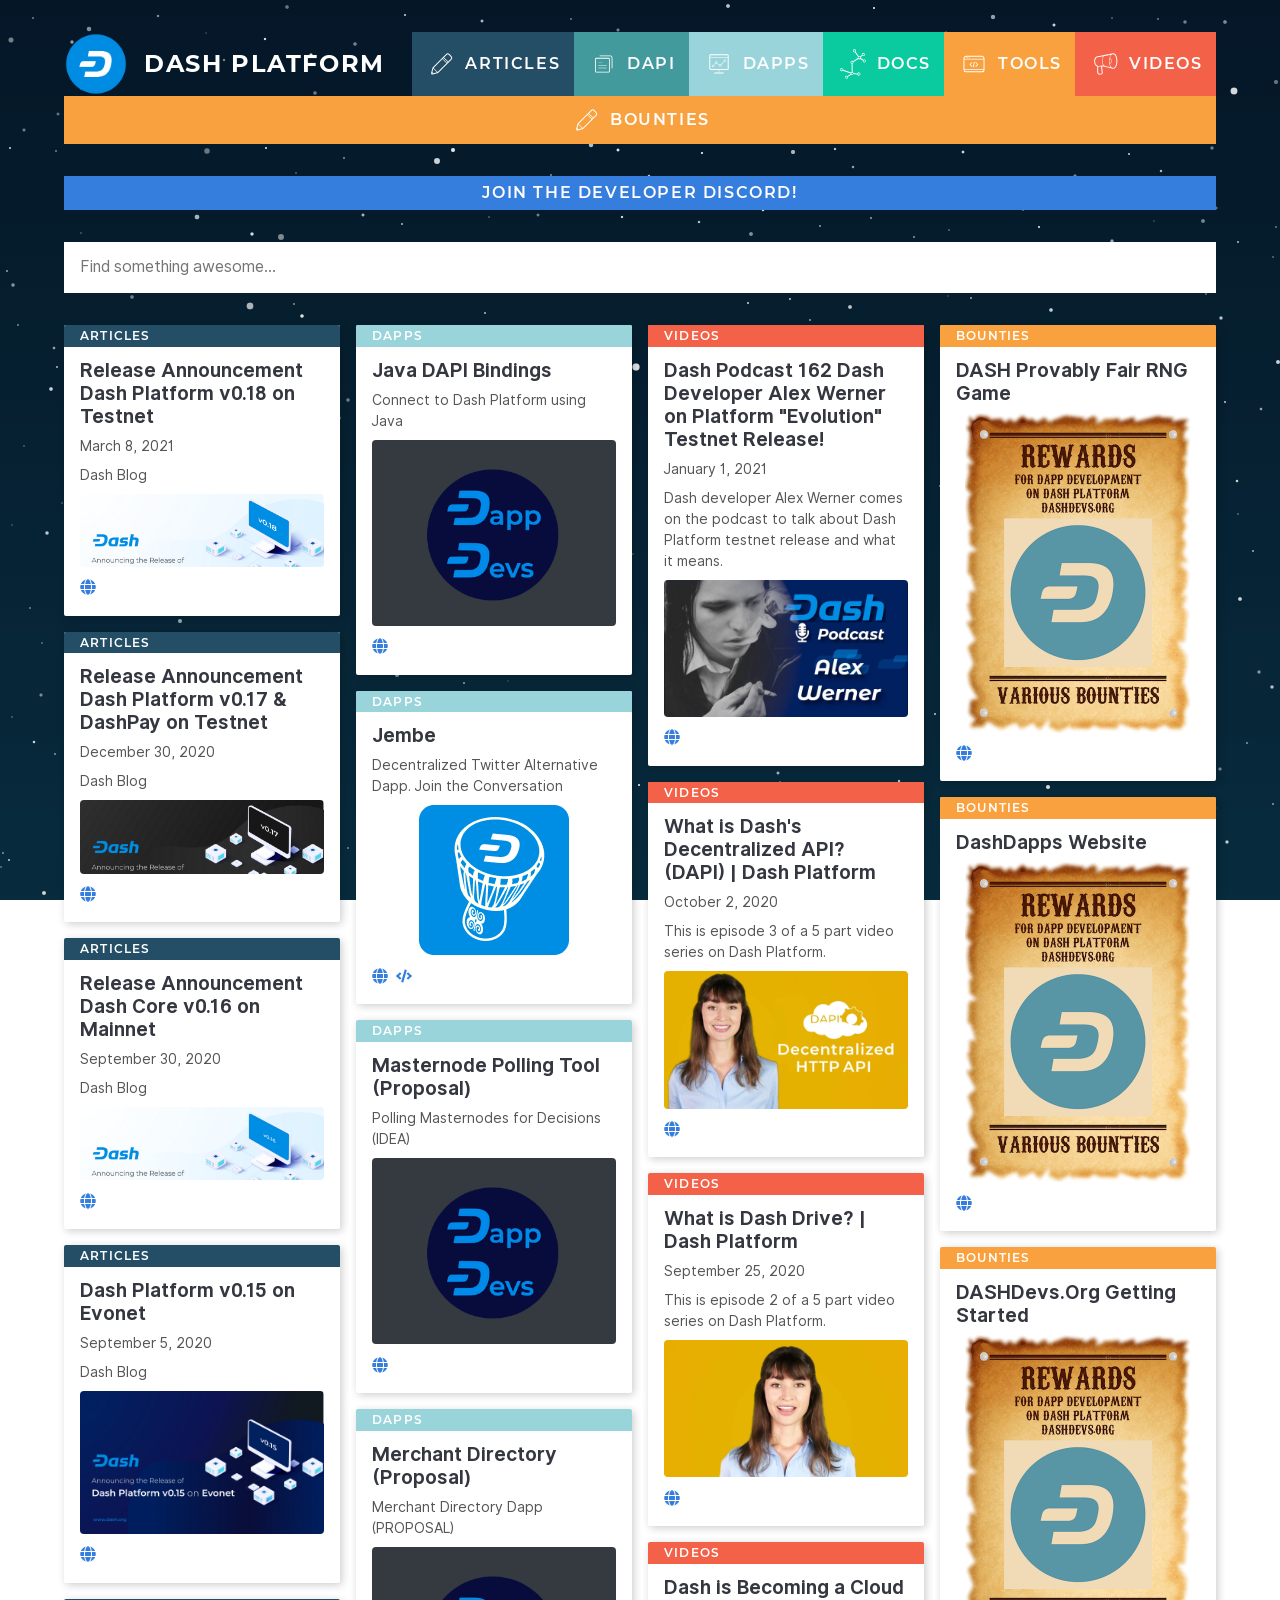
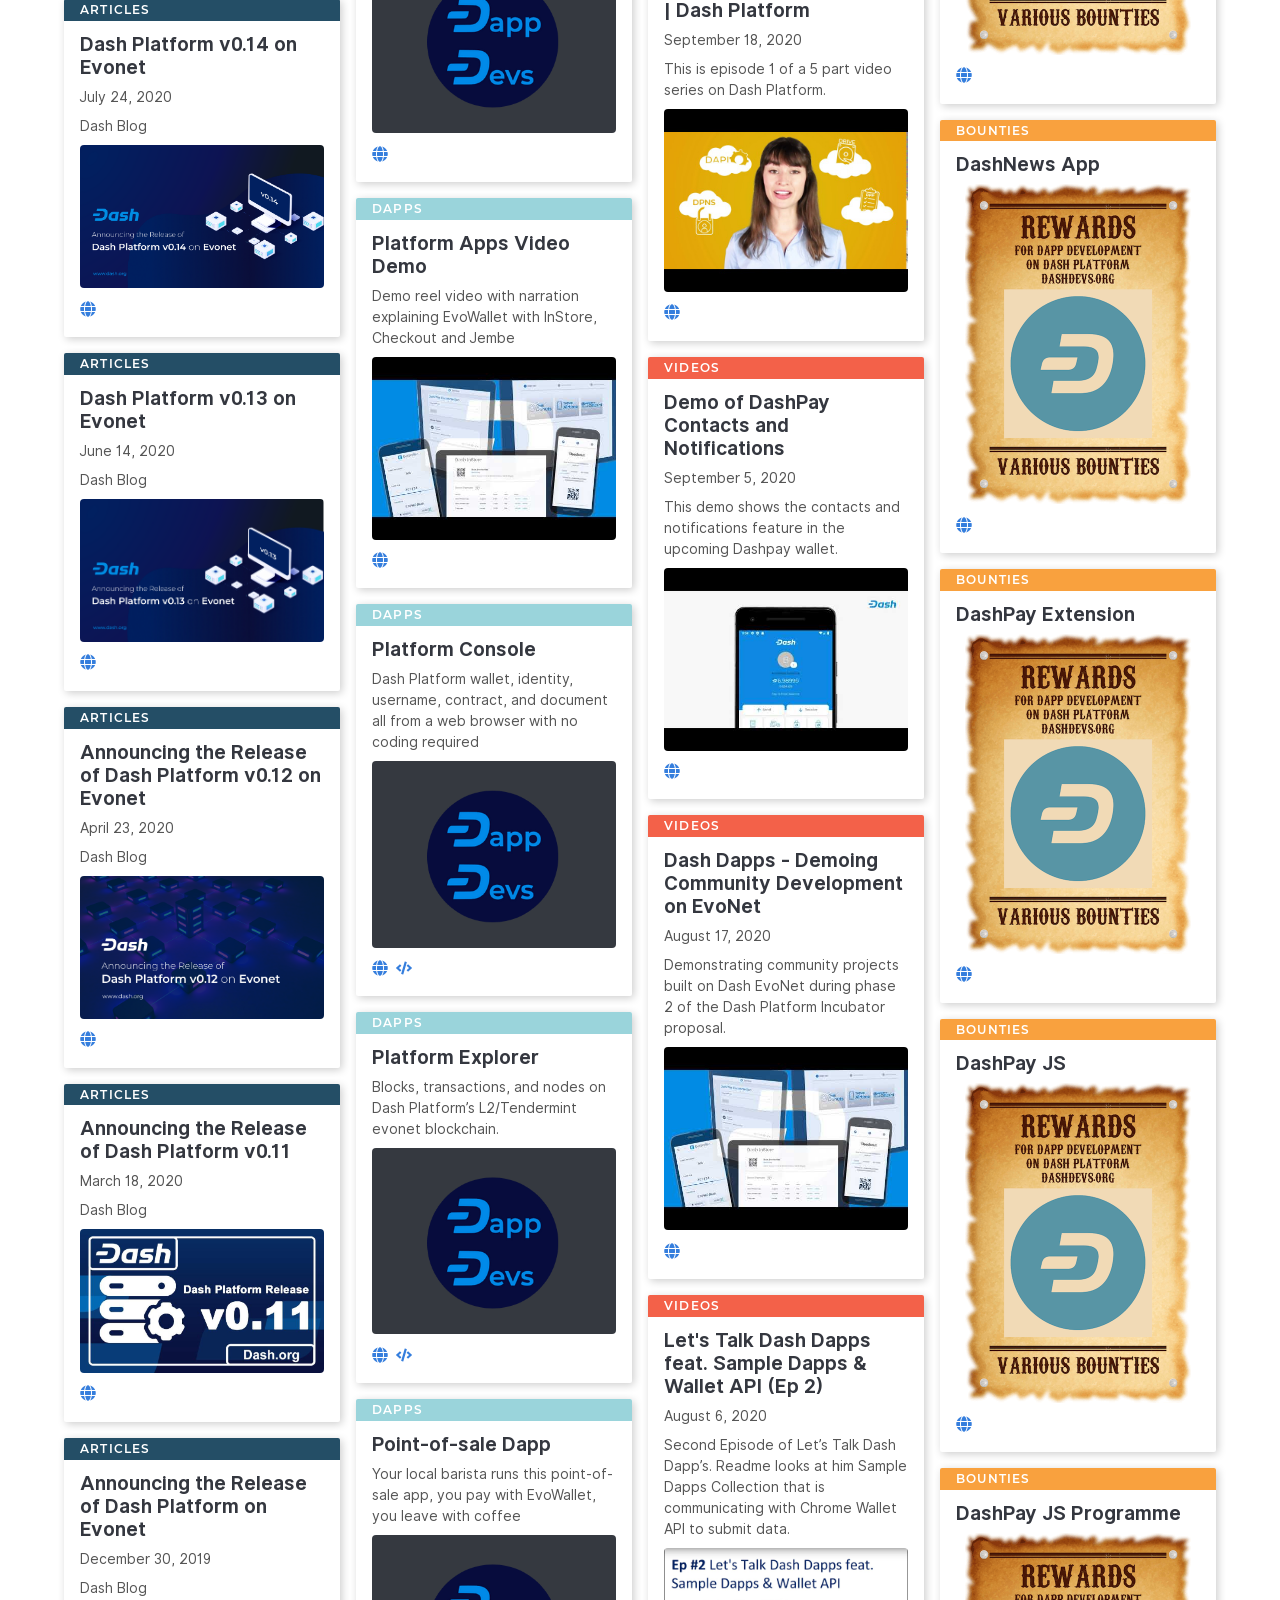
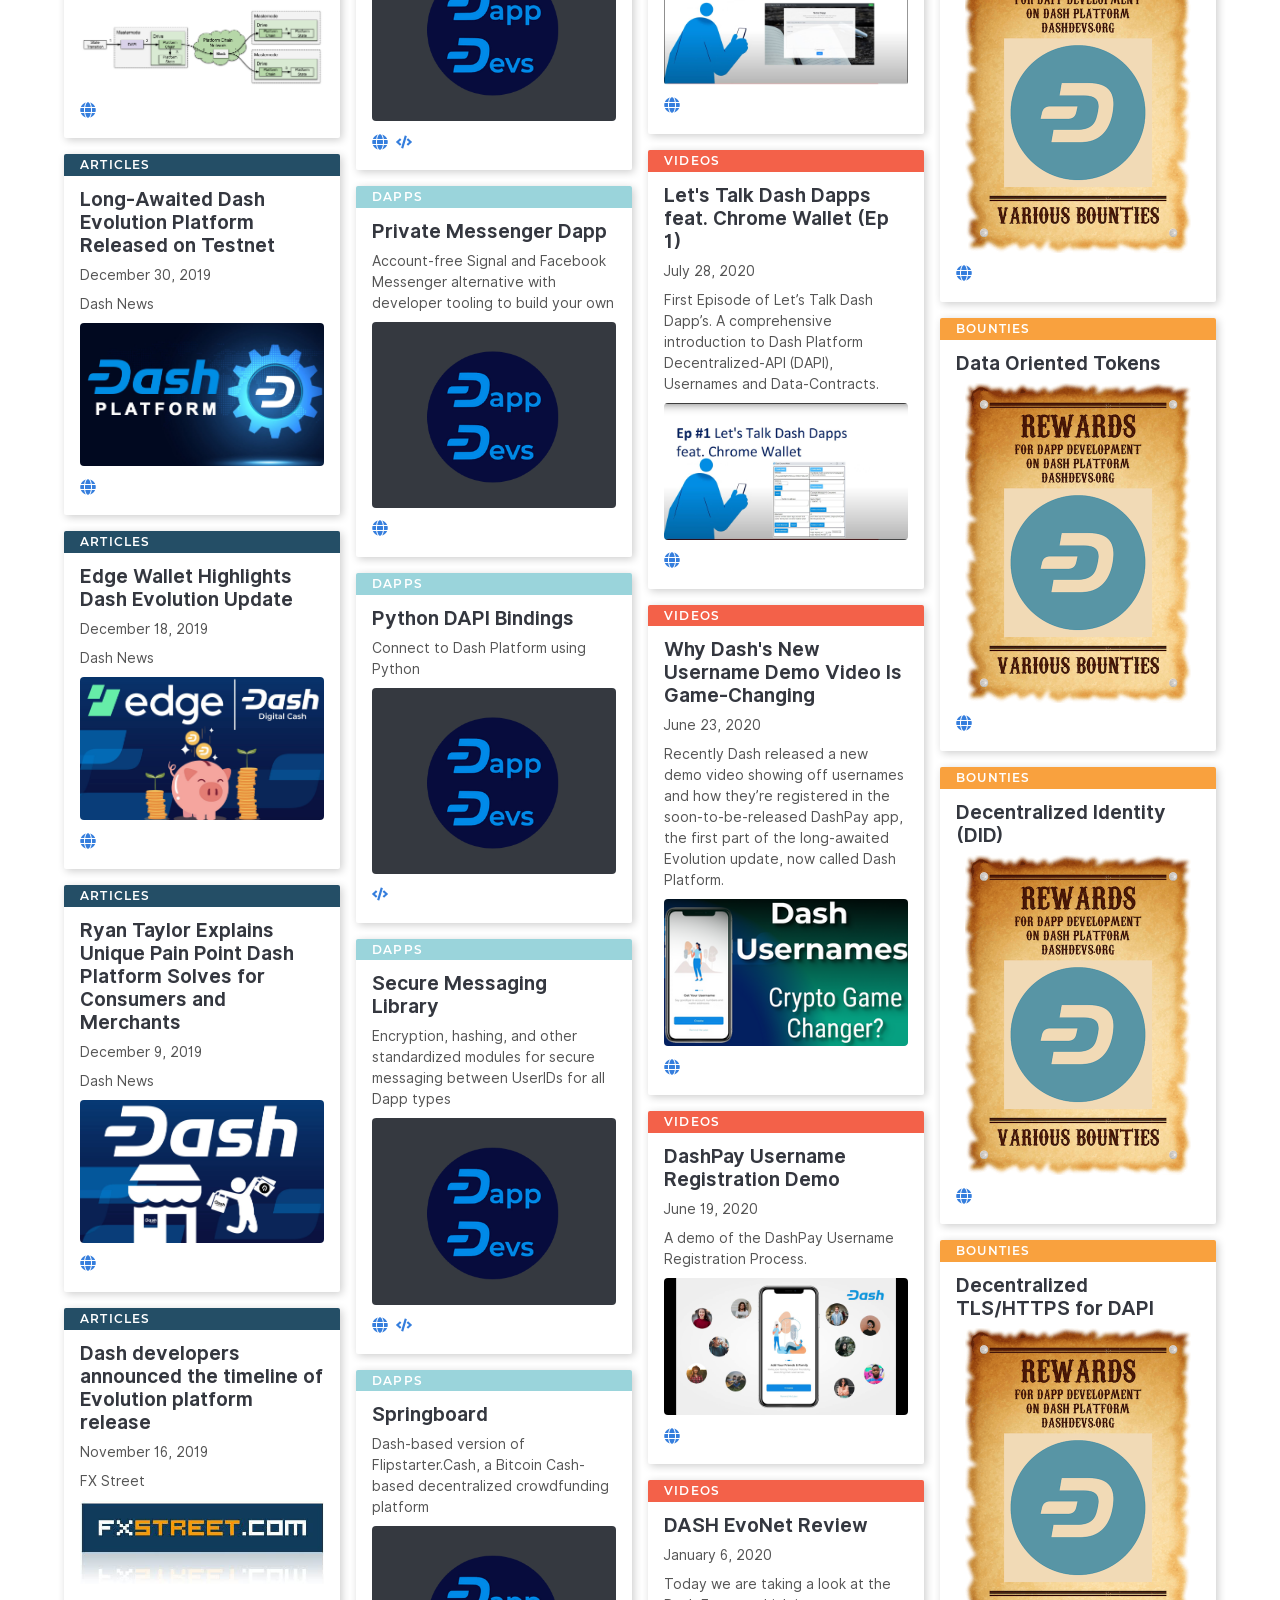
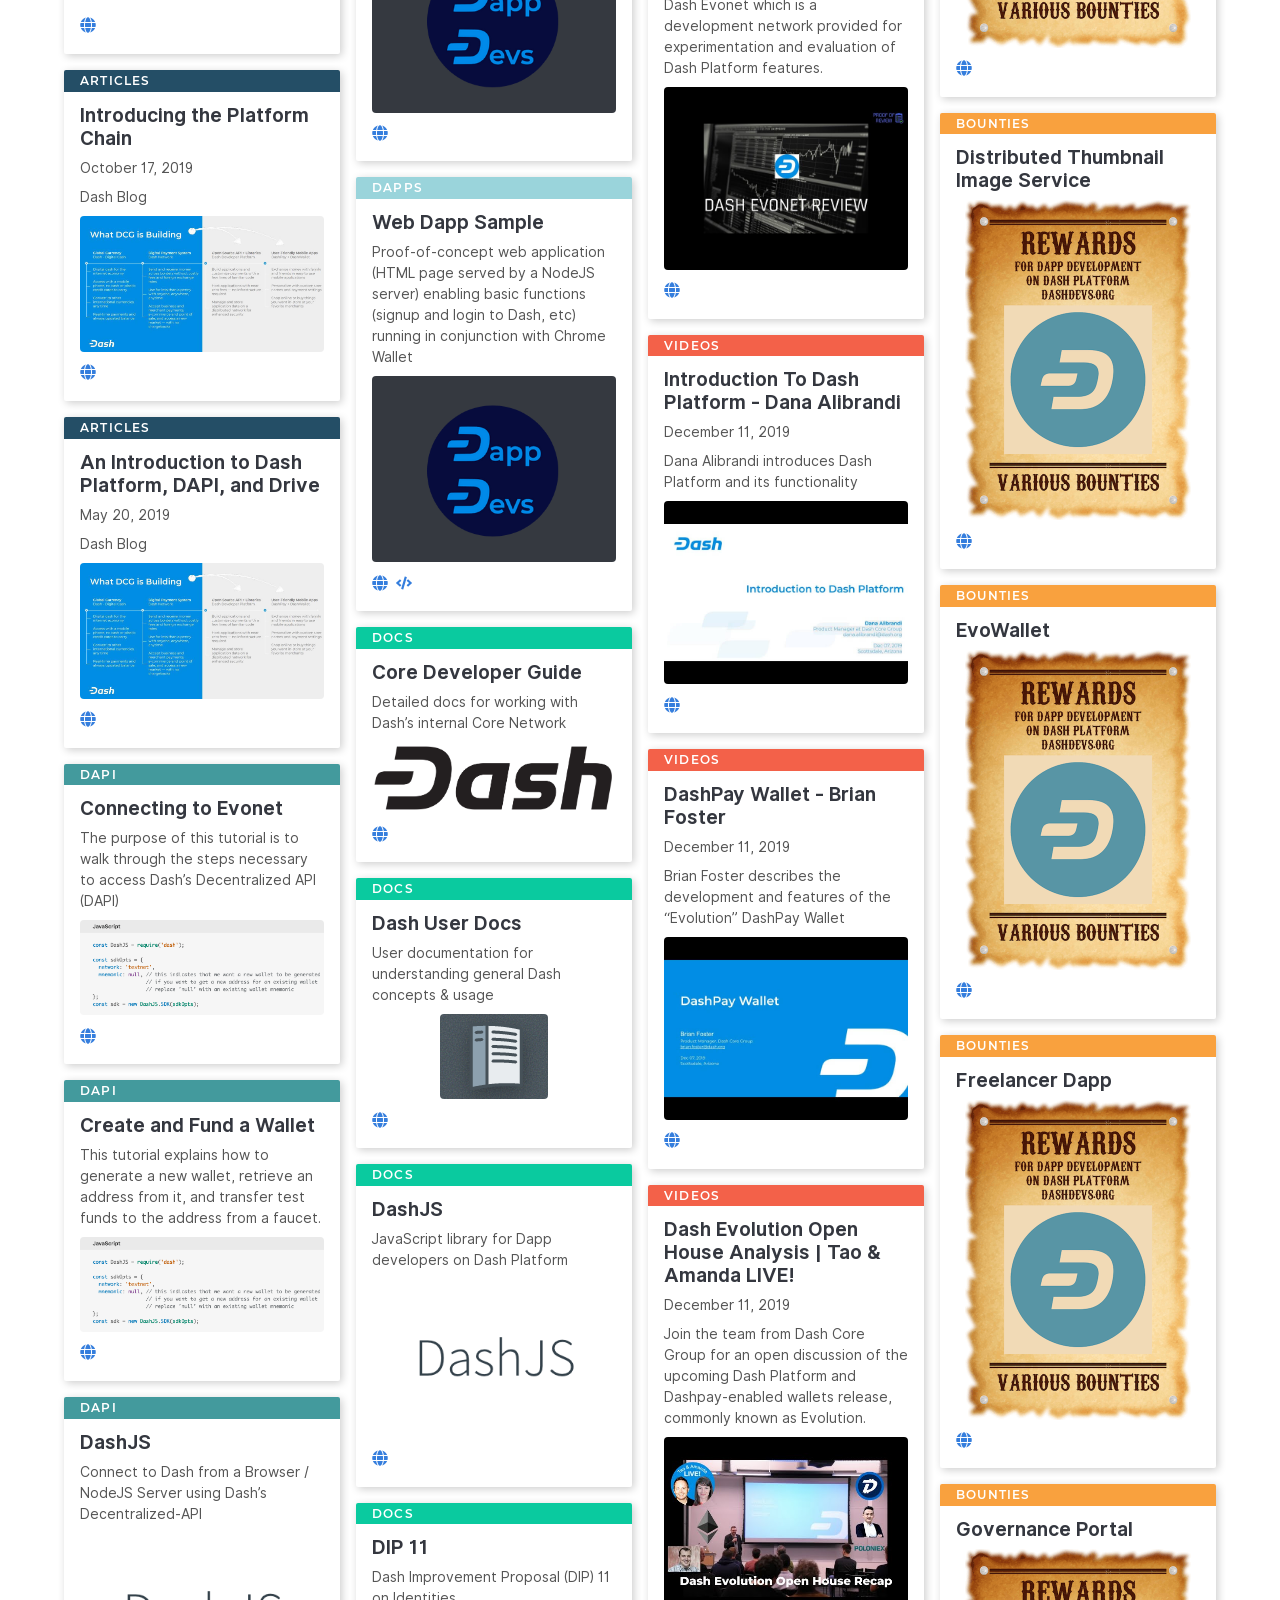
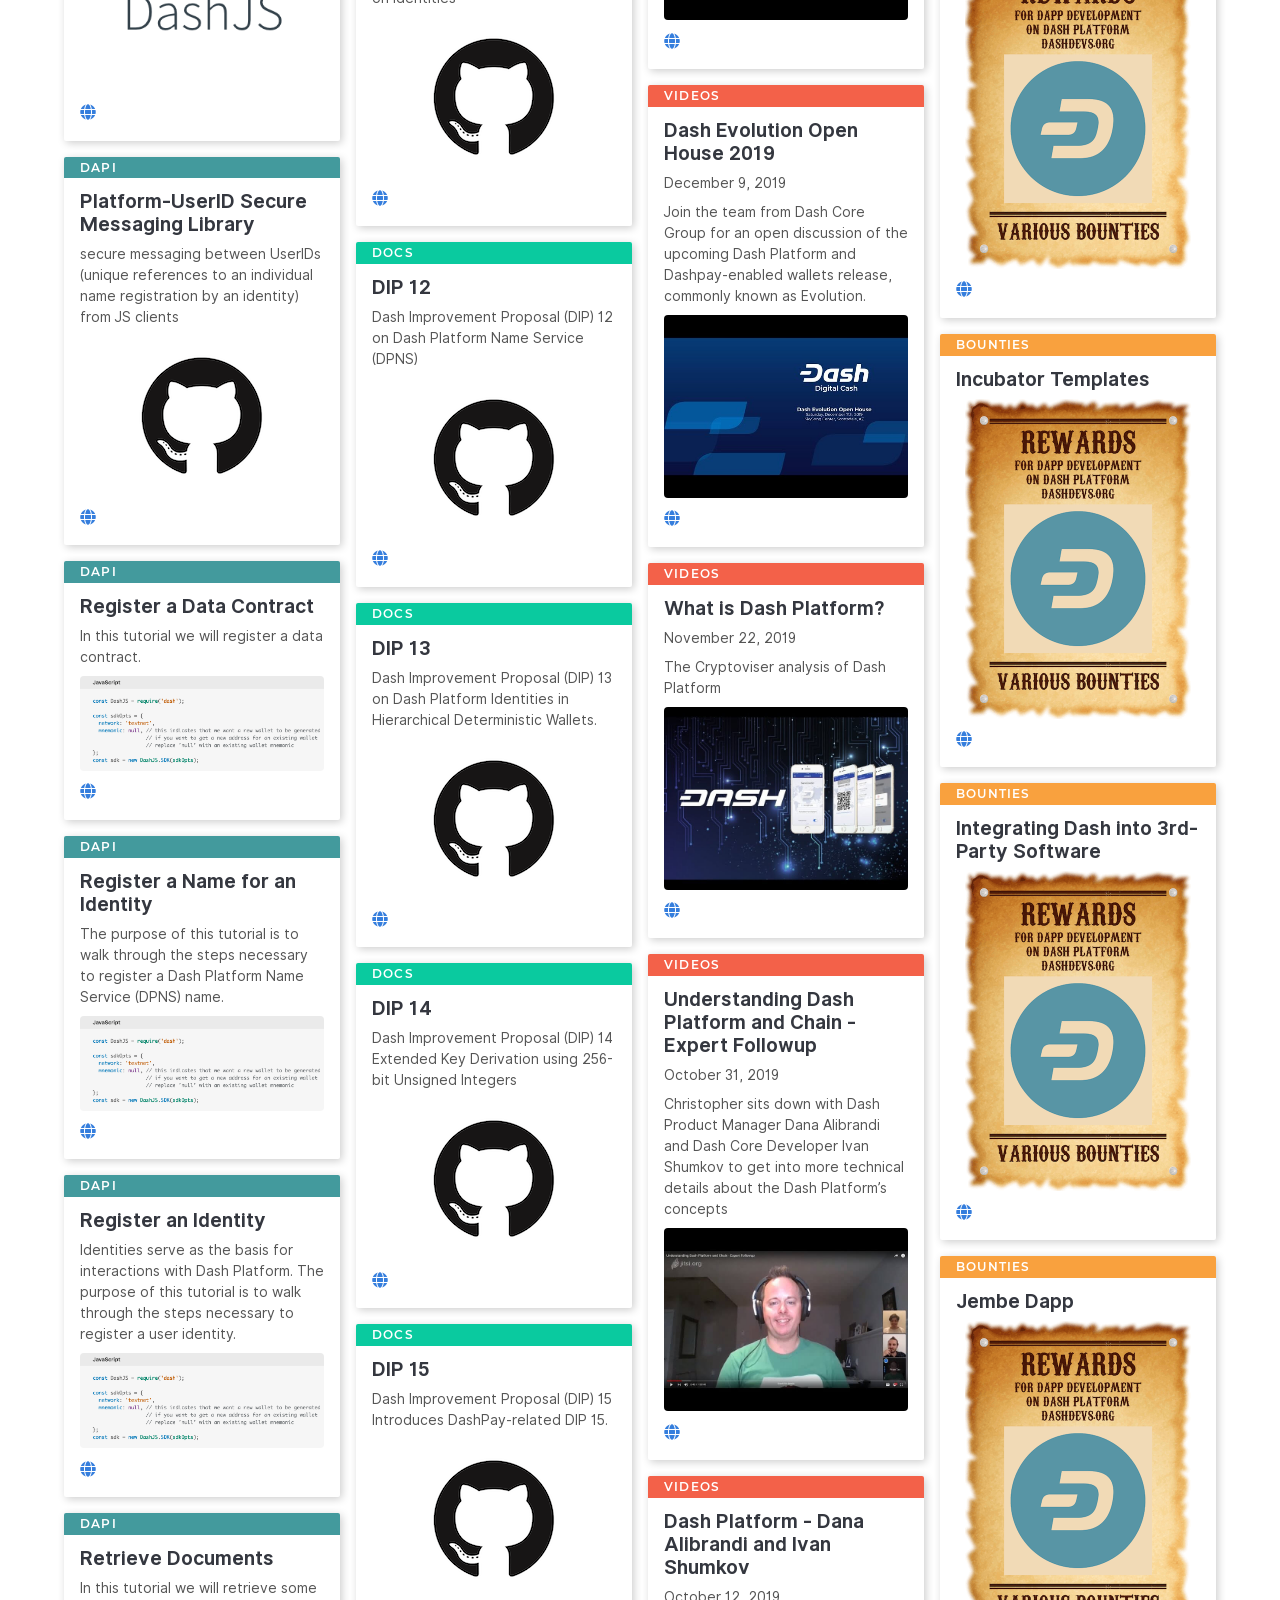
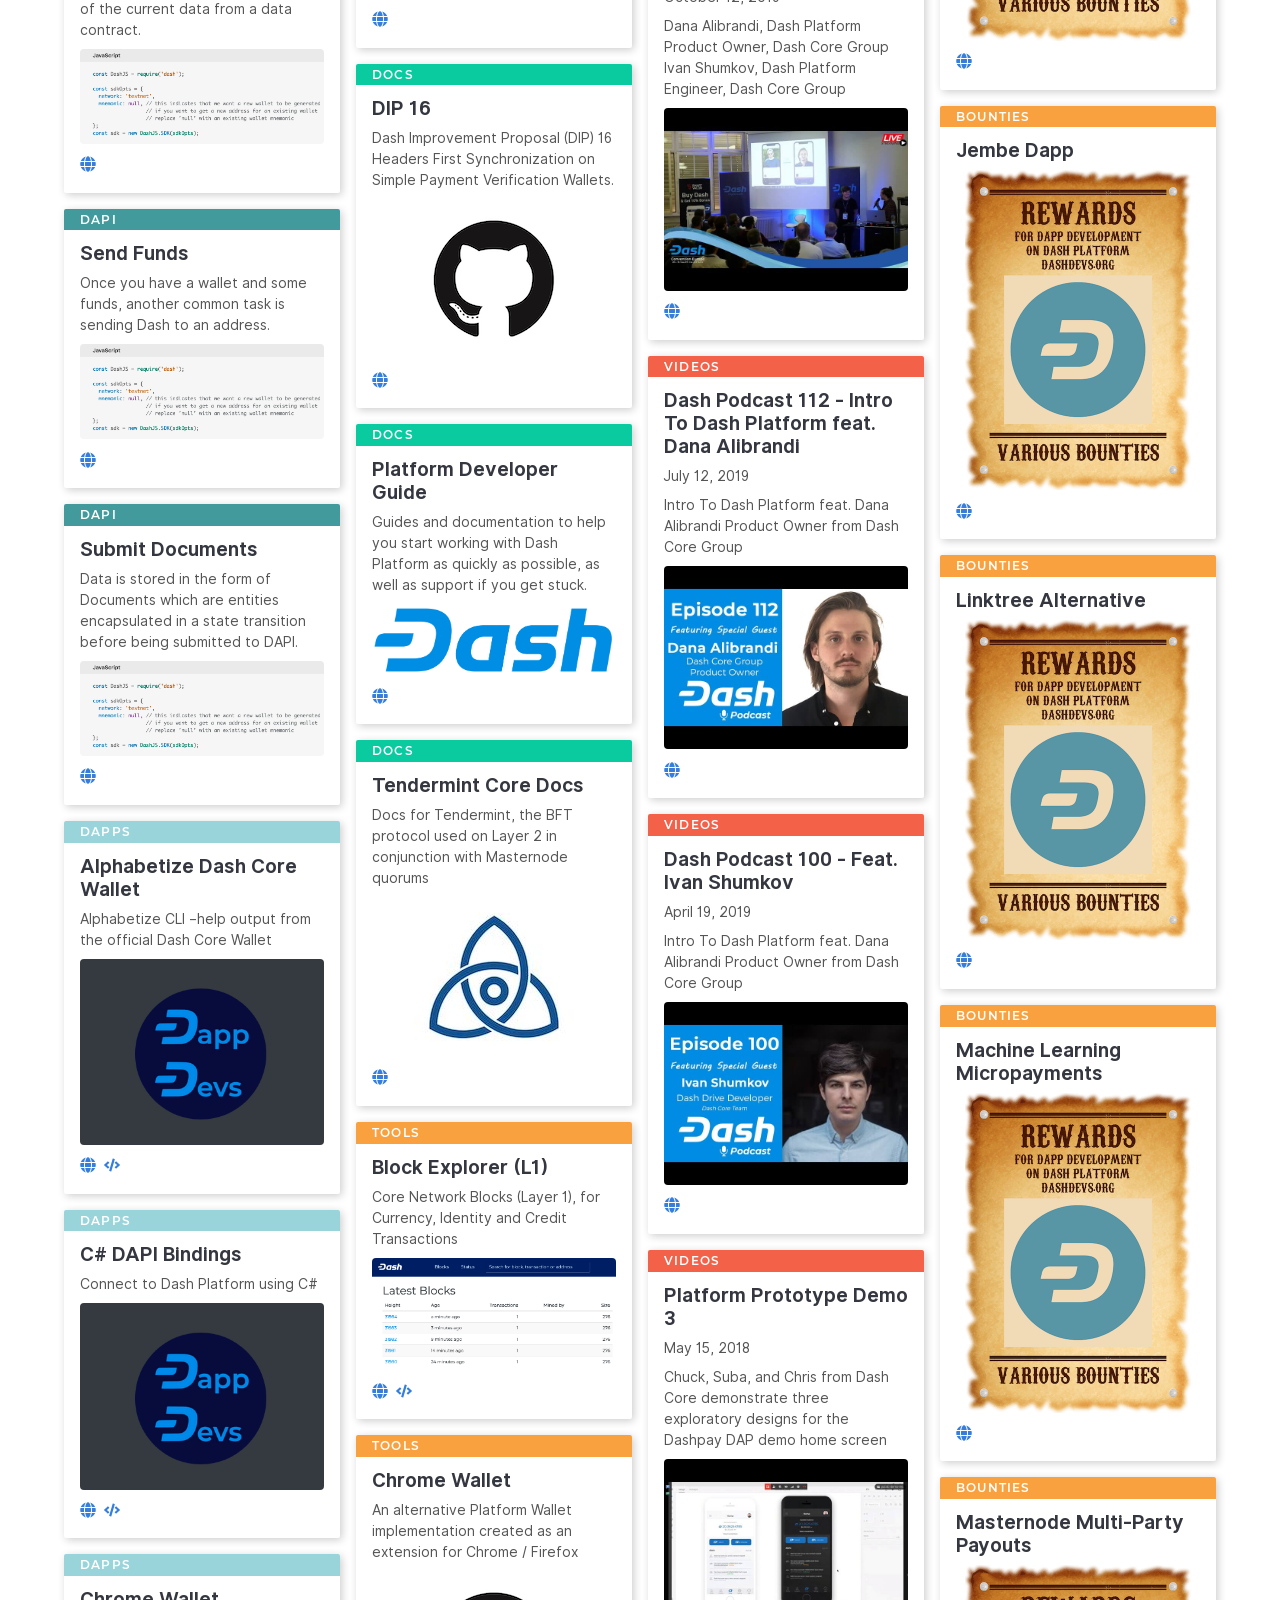
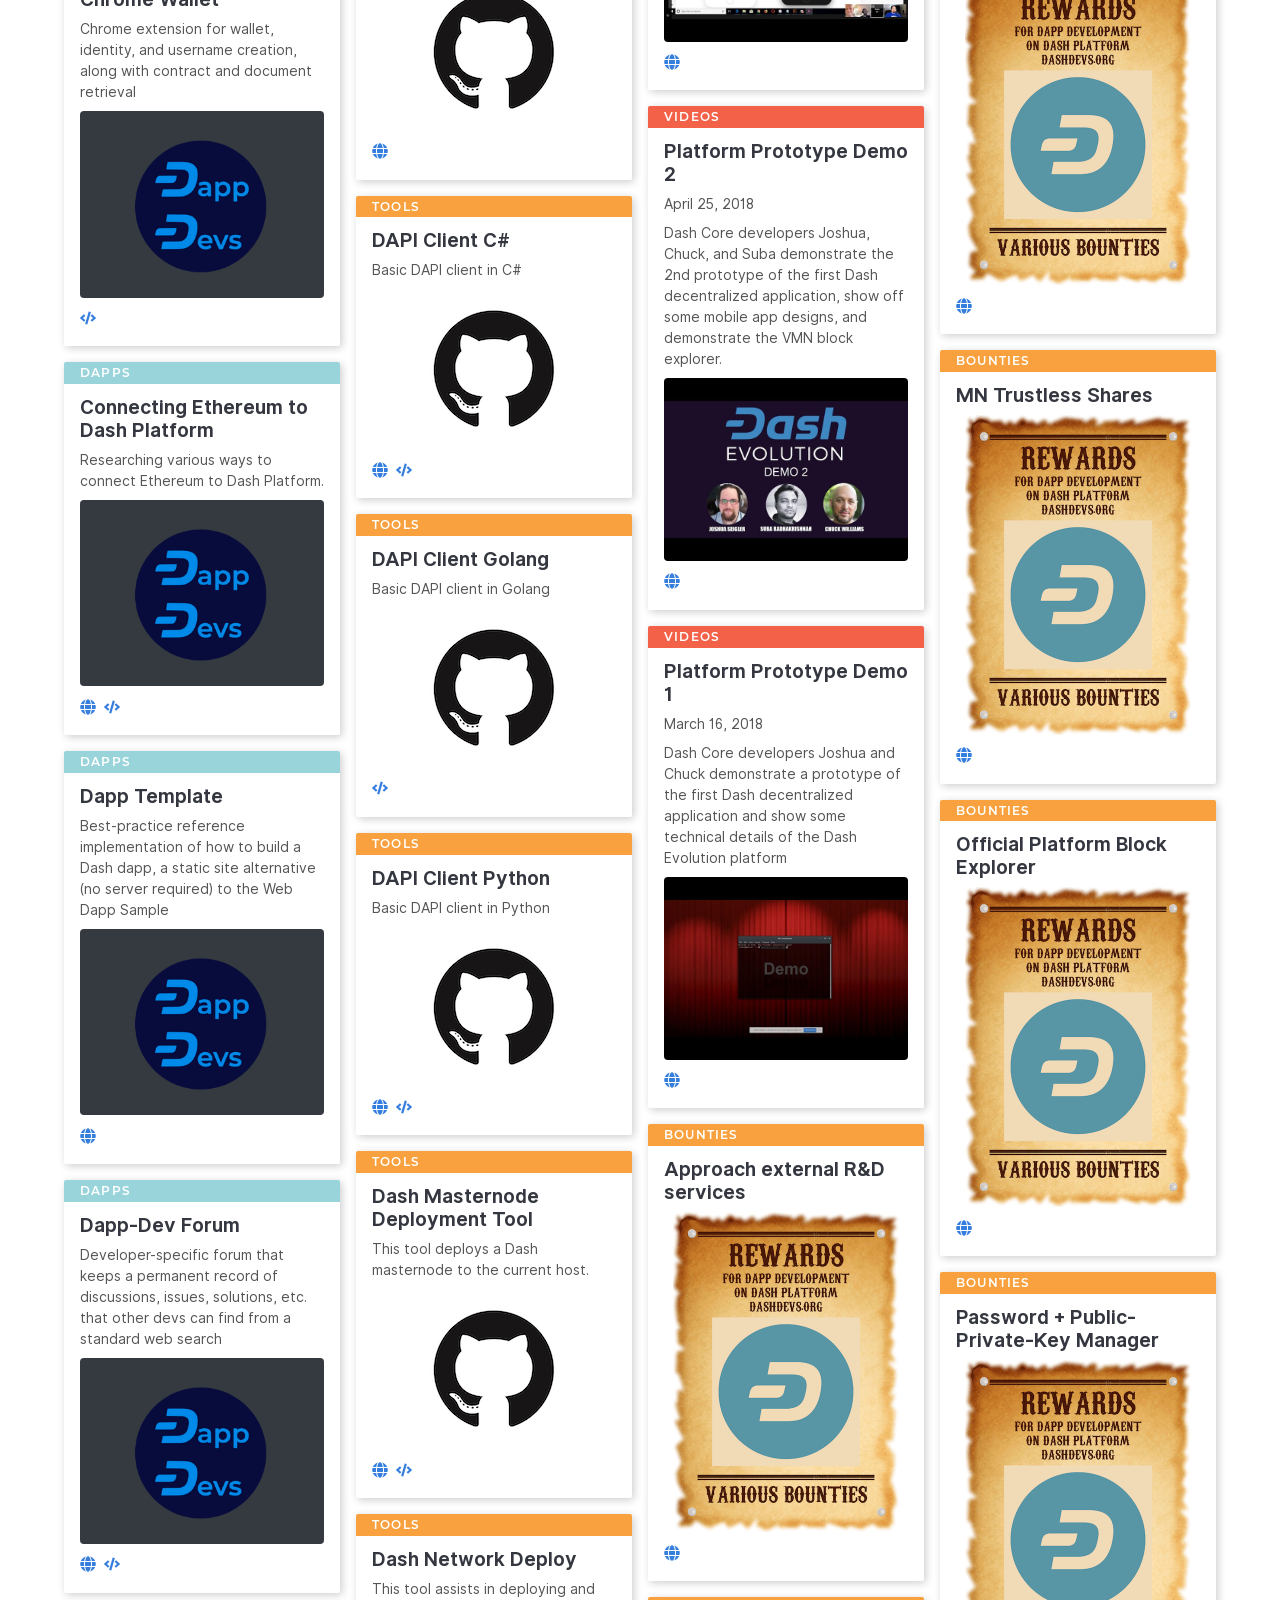
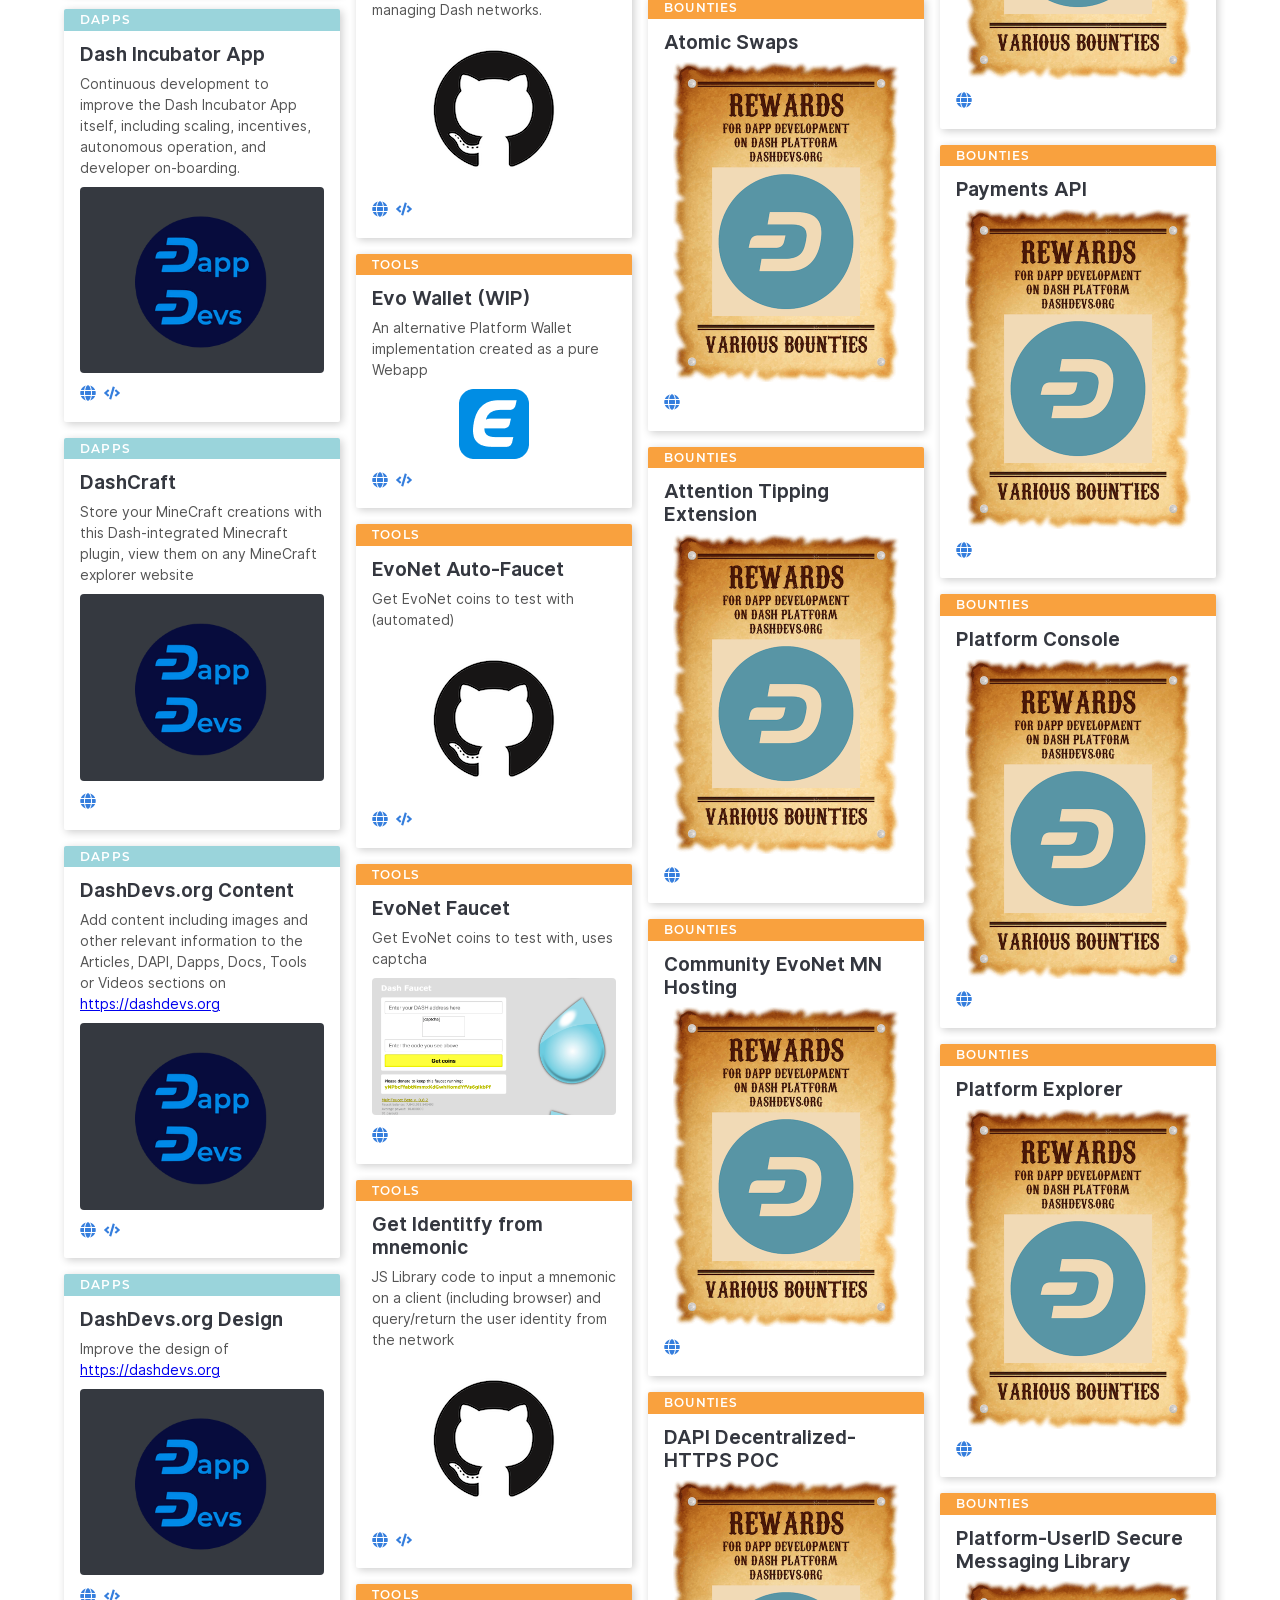
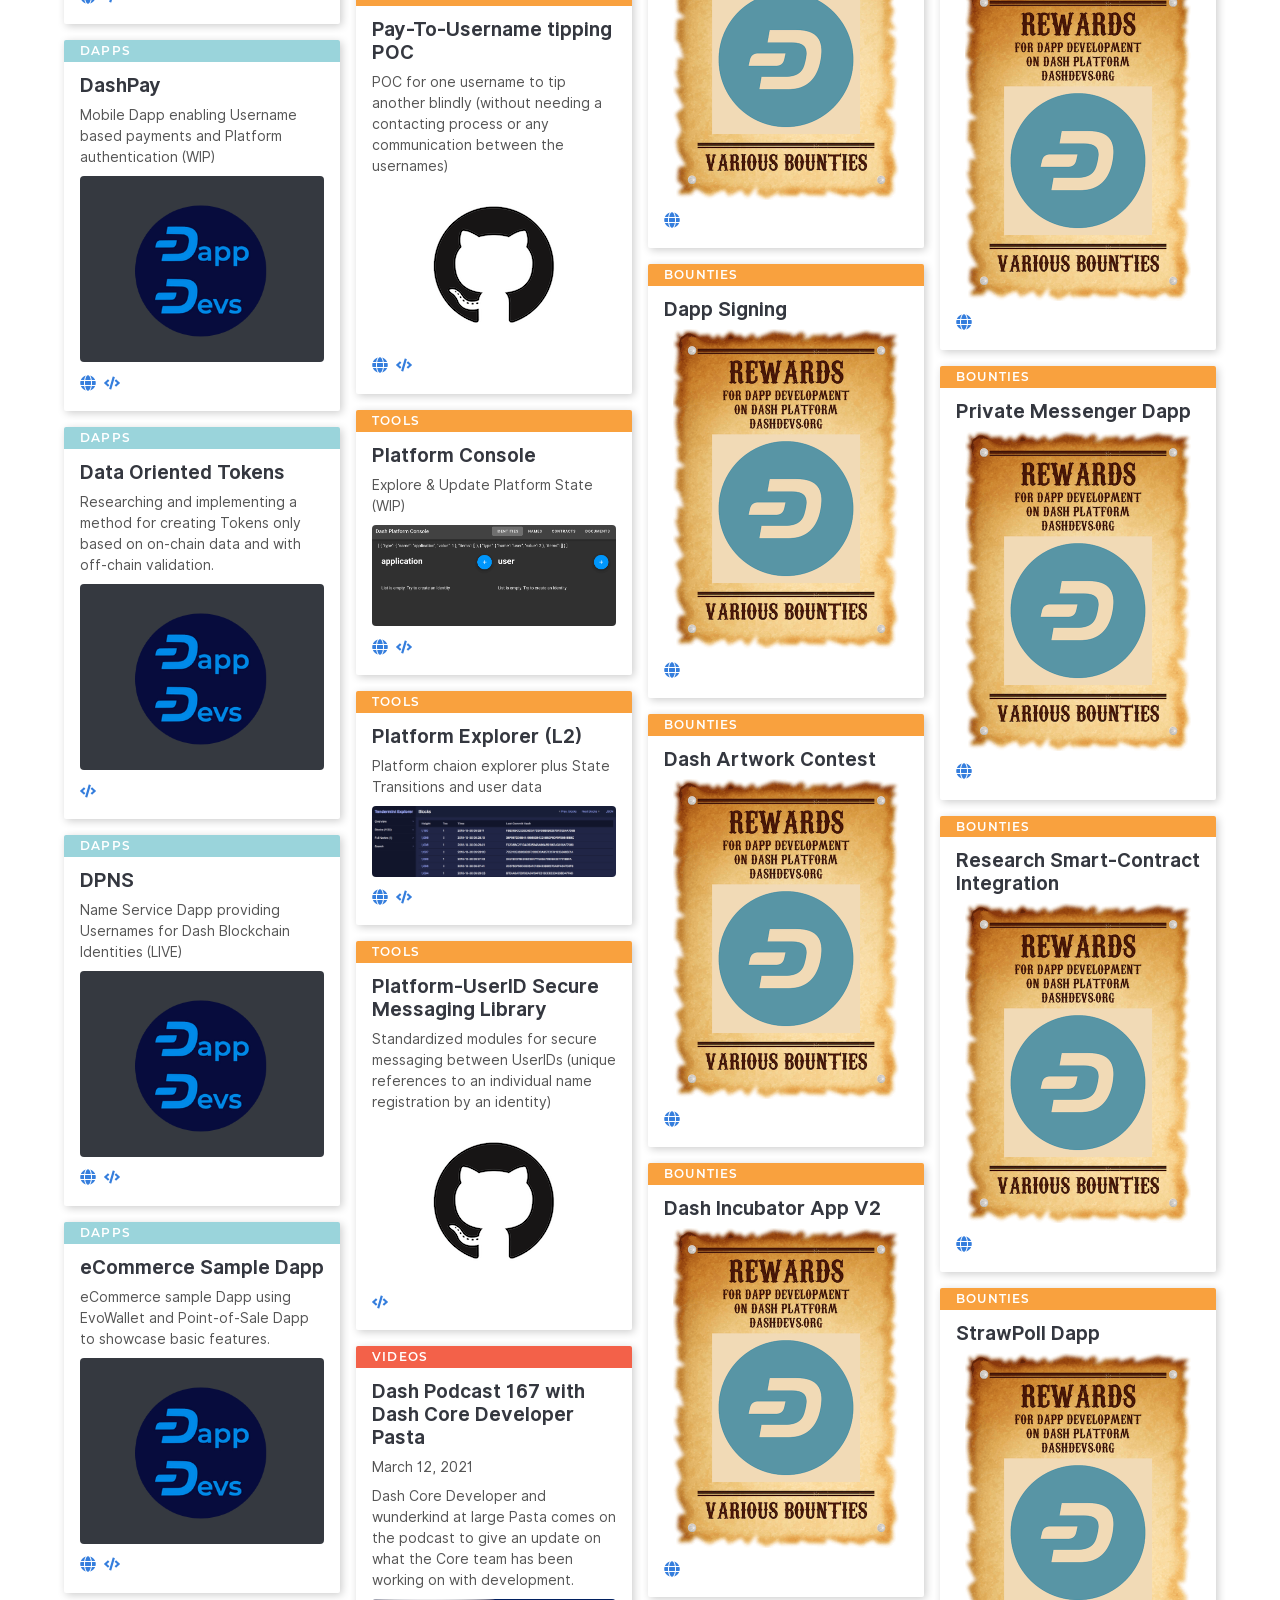
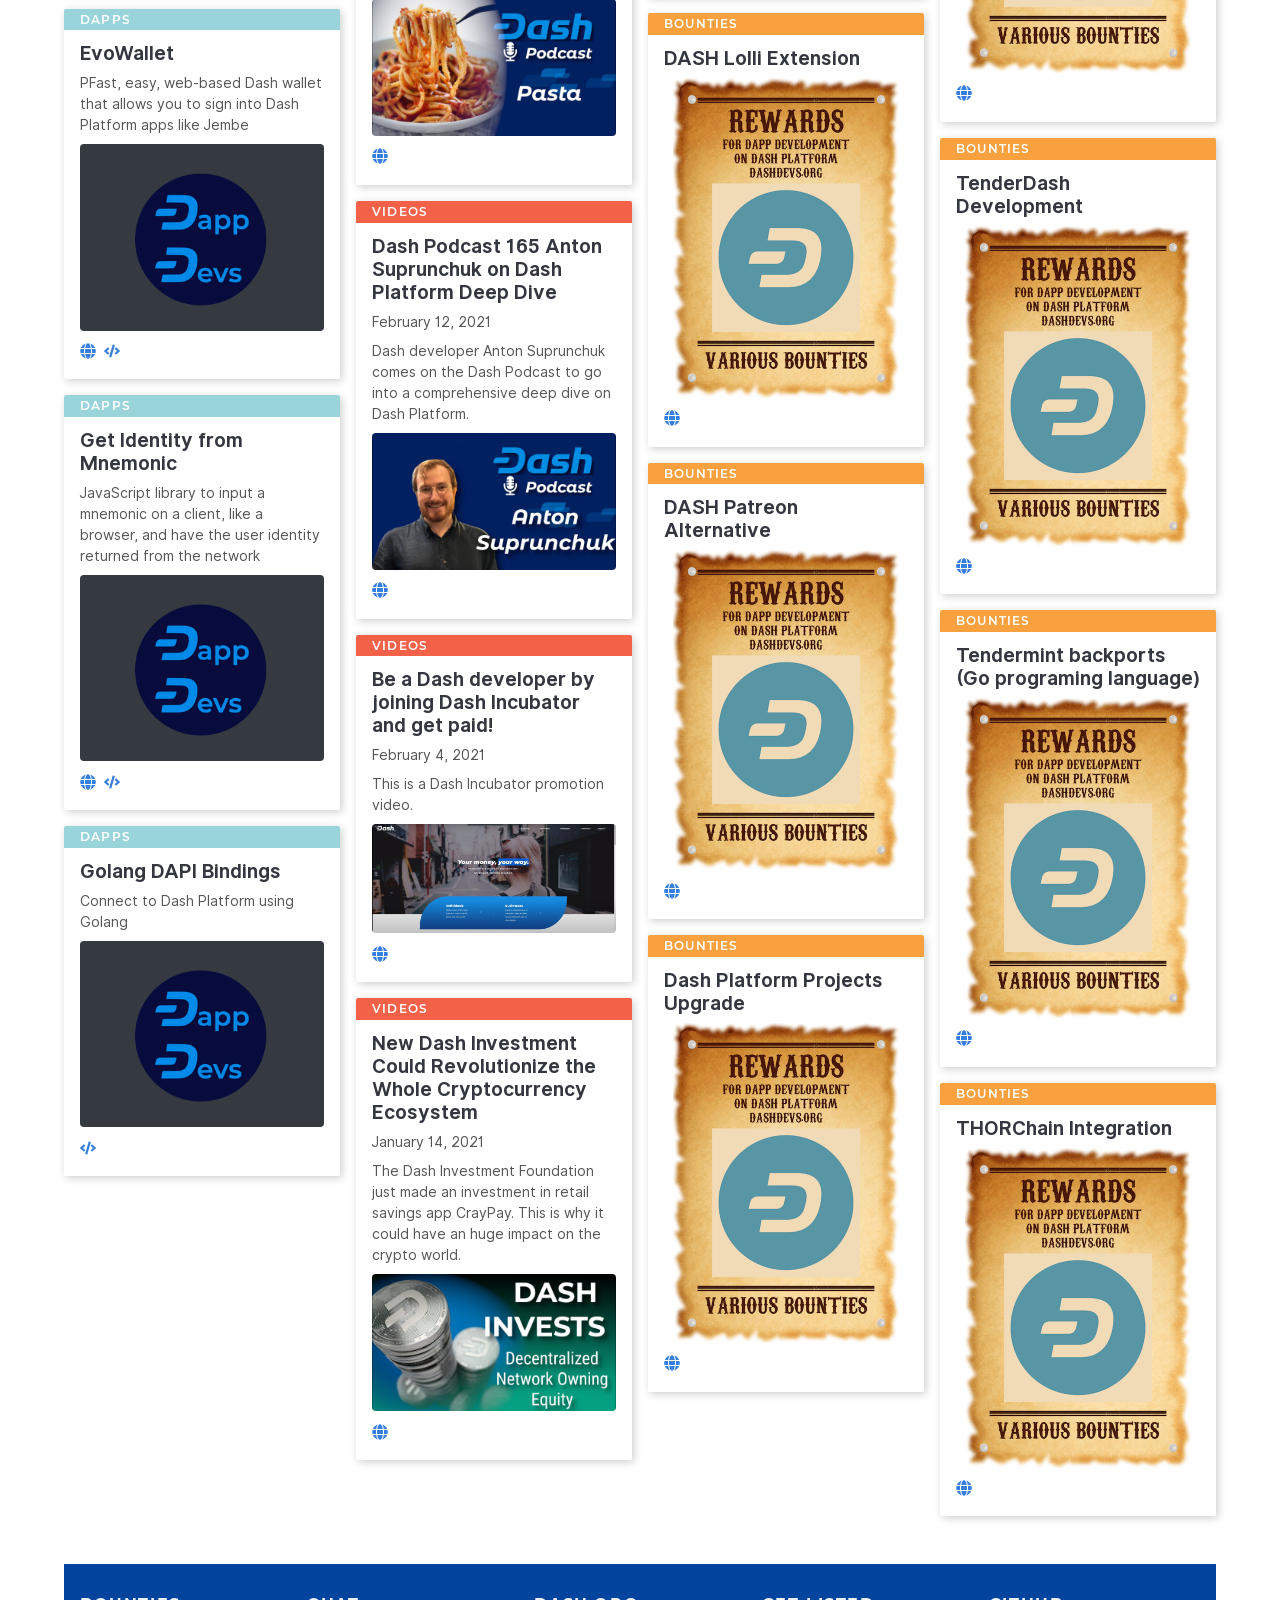
<file: index.html>
<!doctype html><html lang=en><head><meta name=generator content="Hugo 0.55.6"><meta charset=utf-8><meta http-equiv=x-ua-compatible content="IE=edge"><meta name=viewport content="width=device-width,initial-scale=1"><title>Awesome Dash Platform</title><meta name=description content="Useful resources for building things on top of Dash Platform"><link rel=canonical href=./><meta name=twitter:card content=summary_large_image><meta name=twitter:title content="Awesome Dash Platform"><meta name=twitter:description content="Useful resources for building things on top of Dash Platform"><meta name=twitter:image content=https://dashdevs.org/images/brand/dash_logo_2018_rgb_for_screens.png><meta property=og:locale content=en><meta property=og:title content="Awesome Dash Platform"><meta property=og:description content="Useful resources for building things on top of Dash Platform"><meta property=og:url content=/><meta property=og:site_name content="Awesome Dash Platform"><meta property=og:image content=https://dashdevs.org/images/brand/dash_logo_2018_rgb_for_screens.png><meta name=msapplication-TileColor content=#0b3a53><meta name=theme-color content=#0b3a53><link rel=manifest href=./manifest.json><link rel="shortcut icon" href=./favicon.ico><link rel=stylesheet href=./app.css></head><body><div class="charcoal sans-serif w-90 mw9 center"><nav class="montserrat mv4 fw6 flex-wrap ttu tracked sans-serif flex flex-between"><a href=./ class="w-100 w-auto-l flex items-center pv3 pv0-l mr3 flex-grow-1 flex items-center justify-center justify-start-l no-underline"><img alt=Dash src=./images/brand/Dash-D-white_on_blue_circle_s.png class="w3 h3 mr3"><h1 class="f3 white">Dash Platform</h1></a><a href=./articles/ class="flex-grow-1 flex items-center justify-center white no-underline pa2 bg-animate dib bg-navy-muted hover-bg-navy"><span class="w2 h2 fill-white mr2"><svg xmlns="http://www.w3.org/2000/svg" viewBox="0 0 100 100"><path d="M82.89 25.64l-6.53-6.53a7.79 7.79.0 0 0-11 .35L23.72 61.1l-4.6 17.19a3.8 3.8.0 0 0 1 3.61 3.74 3.74.0 0 0 2.64 1.1 3.87 3.87.0 0 0 .95-.12l17.19-4.6 41.64-41.64a7.79 7.79.0 0 0 .35-11zM58 31l13 13-2.28 2.28-12.98-12.96zM26 64.21 37.79 76l-11.16 3L23 75.23zM23 80a.8.8.0 0 1-.77-.19A.75.75.0 0 1 22 79l.41-1.54 2 2.09zm16.78-4.8L26.83 62.23l27.49-27.49 12.94 12.94zm40.64-40.68-8 8-12.99-12.89 8.05-8a4.8 4.8.0 0 1 6.76-.35l6.53 6.53a4.8 4.8.0 0 1-.35 6.71z"/></svg></span>Articles</a>
<a href=./dapi/ class="flex-grow-1 flex items-center justify-center white no-underline pa2 bg-animate dib bg-teal-muted hover-bg-teal"><span class="w2 h2 fill-white mr2"><svg xmlns="http://www.w3.org/2000/svg" viewBox="0 0 100 100"><path d="M67.36 30.73H29.1a3.92 3.92.0 0 0-3.91 3.91V72.9a3.92 3.92.0 0 0 3.91 3.91h38.26a3.92 3.92.0 0 0 3.91-3.91V34.64a3.91 3.91.0 0 0-3.91-3.91zm1.31 42.17a1.31 1.31.0 0 1-1.31 1.31H29.1a1.31 1.31.0 0 1-1.31-1.31V34.64a1.31 1.31.0 0 1 1.31-1.31h38.26a1.31 1.31.0 0 1 1.31 1.31z"/><path d="M72.75 23.19h-32.3a1.3 1.3.0 0 0 0 2.6h32.3A4.3 4.3.0 0 1 77 30.08v32.3a1.3 1.3.0 0 0 2.6.0v-32.3a6.9 6.9.0 0 0-6.85-6.89zM35.37 45.68H47.9a.75.75.0 0 0 0-1.5H35.37a.75.75.0 0 0 0 1.5zM61.1 53H35.37a.75.75.0 0 0 0 1.5H61.1a.75.75.0 0 0 0-1.5zm0 8.86H35.37a.75.75.0 1 0 0 1.5H61.1a.75.75.0 1 0 0-1.5z"/></svg></span>DAPI</a>
<a href=./dapps/ class="flex-grow-1 flex items-center justify-center white no-underline pa2 bg-animate dib bg-aqua-muted hover-bg-aqua"><span class="w2 h2 fill-white mr2"><svg xmlns="http://www.w3.org/2000/svg" viewBox="0 0 100 100"><path d="M76.595 19.785h-52.93a3.93 3.93.0 0 0-3.92 3.92v39.12a5.74 5.74.0 0 0 5.73 5.73h23.79v6.25h-9.67a4 4 0 0 0-4 4 3.59 3.59.0 0 0 .08.81l.12.6h28.49l.13-.6a4.28 4.28.0 0 0 .08-.81 4 4 0 0 0-4-4h-9.73v-6.25h25.83a3.67 3.67.0 0 0 3.66-3.67v-41.44a3.67 3.67.0 0 0-3.66-3.66zm-13.61 58.94h-25.95a2.52 2.52.0 0 1 2.56-2.42h20.88a2.51 2.51.0 0 1 2.51 2.42zm-39.32-55.94h52.93a.66.66.0 0 1 .66.66v5.56h-54.51v-5.3a.92.92.0 0 1 .92-.92zm52.93 42.77h-51.12a2.73 2.73.0 0 1-2.73-2.73v-32.29h54.53v34.35a.67.67.0 0 1-.68.67z"/><path d="M68.315 35.735a3.61 3.61.0 0 0-3.61 3.61 3.58 3.58.0 0 0 .74 2.17l-9.77 10.38a3.5 3.5.0 0 0-4.13.46l-7.4-5a3.61 3.61.0 1 0-6.9-1.48 3.58 3.58.0 0 0 .41 1.63l-.06-.05-4.54 5.55a3.57 3.57.0 0 0-1.35-.27 3.62 3.62.0 1 0 2.6 1.11l4.29-5.21a3.53 3.53.0 0 0 2.3.86 3.62 3.62.0 0 0 2.39-.92l7.41 5a3.52 3.52.0 0 0-.37 1.43 3.635 3.635.0 1 0 7.27.0 3.57 3.57.0 0 0-.74-2.16l9.74-10.35a3.49 3.49.0 0 0 1.73.46 3.61 3.61.0 0 0 0-7.22zm-36.61 22.72a2.11 2.11.0 1 1 2.11-2.11 2.12 2.12.0 0 1-2.11 2.11zm9.15-10.45a2.11 2.11.0 1 1 2.11-2.11 2.12 2.12.0 0 1-2.11 2.11zm13.08 9.15a2.11 2.11.0 1 1 2.11-2.15 2.11 2.11.0 0 1-2.11 2.14zm14.38-15.7a2.11 2.11.0 1 1 2.11-2.11 2.11 2.11.0 0 1-2.11 2.11z"/></svg></span>Dapps</a>
<a href=./docs/ class="flex-grow-1 flex items-center justify-center white no-underline pa2 bg-animate dib bg-green-muted hover-bg-green"><span class="w2 h2 fill-white mr2"><svg xmlns="http://www.w3.org/2000/svg" viewBox="0 0 100 100"><path d="M90 39.9a4.75 4.75.0 0 0-5.4-3.9 4.66 4.66.0 0 0-2.18 1l-8.25-5.41a4.59 4.59.0 0 0 .11-2 4.81 4.81.0 0 0-.25-.94l5.3-4.33a1.22 1.22.0 0 0 .17.15 4.67 4.67.0 0 0 2.78.91 4.79 4.79.0 0 0 3.85-2 4.75 4.75.0 0 0-4.58-7.48 4.74 4.74.0 0 0-4 5.43c0 .13.07.26.1.39l-5.59 4.57a4.69 4.69.0 0 0-3.26-.69 4.85 4.85.0 0 0-.63.16L58.16 11.6c.06-.07.12-.12.17-.19a4.68 4.68.0 0 0 .85-3.53 4.76 4.76.0 1 0-4 5.43c.14.0.26-.07.4-.1L65.77 27.5a4.73 4.73.0 0 0-.86 3.5c0 .15.07.29.1.43L50 41.13l-.17-.13a4.73 4.73.0 0 0-3.53-.84 4.75 4.75.0 0 0-.7 9.21l.4 25.88a4.73 4.73.0 0 0-2.14 1.53L19.4 67.92a6.35 6.35.0 0 0 0-.87 4.73 4.73.0 0 0-1.9-3.1 4.75 4.75.0 1 0-2.79 8.59 4.73 4.73.0 0 0 3.71-1.81L42.8 79.6a5 5 0 0 0 .05.86c0 .16.08.31.12.46l-10.3 6.75-.14-.13a4.73 4.73.0 0 0-3.53-.85 4.75 4.75.0 0 0 .73 9.44 4.84 4.84.0 0 0 .75-.06 4.73 4.73.0 0 0 3.94-5.43 3.43 3.43.0 0 0-.11-.46l10.3-6.75a4.64 4.64.0 0 0 3.67 1 4.75 4.75.0 0 0 3.61-2.82l12 1a4.73 4.73.0 1 0 .24-3l-12-1A4.73 4.73.0 0 0 49 75.22l-.4-25.93a4.72 4.72.0 0 0 3.13-5.22c0-.14-.08-.28-.11-.42l15-9.66c.06.0.11.11.17.15a4.7 4.7.0 0 0 3.53.85 4.8 4.8.0 0 0 2.19-1l8.24 5.41a4.74 4.74.0 1 0 9.25.5zM16.88 69.41A2.75 2.75.0 0 1 12 68.22a2.75 2.75.0 0 1 2.28-3.14 3.25 3.25.0 0 1 .44.0 2.73 2.73.0 0 1 1.6.52 2.69 2.69.0 0 1 1.1 1.79 2.73 2.73.0 0 1-.54 2.02zm51.2 9.34a3.11 3.11.0 0 1 .43.0 2.74 2.74.0 0 1 1.61.52 2.69 2.69.0 0 1 1.1 1.73 2.75 2.75.0 1 1-3.14-2.28zM80.07 19A2.74 2.74.0 0 1 85 20.18a2.7 2.7.0 0 1-.49 2 2.75 2.75.0 0 1-3.84.61A2.74 2.74.0 0 1 79.58 21a2.7 2.7.0 0 1 .49-2zm-27.19-8.16a2.74 2.74.0 0 1 1.18-4.93 3.27 3.27.0 0 1 .44.0 2.75 2.75.0 1 1-1.62 5zM32 93a2.75 2.75.0 0 1-3.84.61 2.77 2.77.0 0 1-1.16-1.8 2.73 2.73.0 0 1 .5-2 2.69 2.69.0 0 1 1.79-1.09 2.09 2.09.0 0 1 .43.0 2.68 2.68.0 0 1 1.61.53A2.74 2.74.0 0 1 32 93zm18.29-13.7a2.74 2.74.0 1 1-3.18-2.3 3.13 3.13.0 0 1 .43.0 2.75 2.75.0 0 1 2.71 2.29zm-1-32.86a2.77 2.77.0 0 1-1.8 1.1 2.71 2.71.0 0 1-2-.5 2.74 2.74.0 0 1-1.1-1.79 2.71 2.71.0 0 1 .5-2 2.74 2.74.0 0 1 1.79-1.1 3.11 3.11.0 0 1 .43.0 2.74 2.74.0 0 1 1.61.52 2.69 2.69.0 0 1 1.1 1.8 2.75 2.75.0 0 1-.56 1.96zM70 33a2.75 2.75.0 1 1 2.29-3.14A2.75 2.75.0 0 1 70 33zm15.77 10.35a2.75 2.75.0 0 1-3.14-2.28 2.74 2.74.0 1 1 3.14 2.28z"/></svg></span>Docs</a>
<a href=./tools/ class="flex-grow-1 flex items-center justify-center white no-underline pa2 bg-animate dib bg-yellow-muted hover-bg-yellow"><span class="w2 h2 fill-white mr2"><svg xmlns="http://www.w3.org/2000/svg" viewBox="0 0 100 100"><path d="M75 24H25.11c-4.19.0-8 4.11-8 8.61v35.26a8.29 8.29.0 0 0 8 8.13H75a8.11 8.11.0 0 0 7.87-8.13V32.61C82.91 28.55 79.54 24 75 24zm-49.89 3H75c2.74.0 4.87 3 4.87 5.61v1.32H20.09v-1.32c0-2.83 2.49-5.61 5.02-5.61zm-5 39.59V35.93h59.8v30.66zM75 73H25.11a5.28 5.28.0 0 1-4.95-4.41h59.67A5.09 5.09.0 0 1 75 73z"/><circle cx="26.22" cy="30.54" r="1.33"/><path d="M30.49 31.88a1.34 1.34.0 1 0-1.33-1.34 1.34 1.34.0 0 0 1.33 1.34zm4.28.0a1.34 1.34.0 1 0-1.34-1.34 1.34 1.34.0 0 0 1.34 1.34zm4.4 19.55 5-5a1.28 1.28.0 0 0-1.81-1.81l-5.87 5.88a1.3 1.3.0 0 0 0 1.84l5.87 5.88a1.28 1.28.0 0 0 1.81-1.81zm23.58-.92-5.88-5.88a1.28 1.28.0 1 0-1.8 1.81l5 5-5 5a1.28 1.28.0 1 0 1.8 1.81l5.88-5.88a1.27 1.27.0 0 0 .38-.92 1.31 1.31.0 0 0-.38-.94zM51 42.85A1.38 1.38.0 0 0 49.44 44l-2.37 14.41a1.39 1.39.0 0 0 2.75.45l2.37-14.41a1.39 1.39.0 0 0-1.19-1.6z"/></svg></span>Tools</a>
<a href=./videos/ class="flex-grow-1 flex items-center justify-center white no-underline pa2 bg-animate dib bg-red-muted hover-bg-red"><span class="w2 h2 fill-white mr2"><svg xmlns="http://www.w3.org/2000/svg" viewBox="0 0 100 100"><path d="M76.1 16.42c-.81.0-23.86 4.63-43.07 8.52a13.27 13.27.0 0 1-1.48.16c-4.6.39-15.38 1.3-15.38 16.56.0 9.6 4.68 14.68 9.42 16.42l.06 17.67a7.78 7.78.0 0 0 7.5 7.83c2.93.0 9.79.0 9.79-5.08v-.14L40.93 58h5.2c.65.15 3.4.84 6.55 1.62 20.32 5.05 22.75 5.6 23.26 5.6 7.37.0 12.72-10.19 12.72-24.28.0-14.22-5.28-24.52-12.56-24.52zM46 55a30.82 30.82.0 0 1-3.85-14.81 30.46 30.46.0 0 1 3.75-14.67l-.16-.08c8.34-1.68 16.93-3.4 22.86-4.57-3.17 3.82-5.32 10.3-5.65 17.91.0.68-.05 1.37-.05 2.07v2c.31 7.34 2.31 13.63 5.29 17.51-4.8-1.18-10.77-2.66-14.84-3.68C46.53 55 46.53 55 46.3 55zm30.17-35.58c5.33.09 9.49 9.49 9.49 21.48v.1c0 11.85-4.22 21.15-9.64 21.24-.5-.08-2.5-.55-5.2-1.21-2.48-2.29-4.46-6.39-5.54-11.46 3.08-.09 5.48-3.92 5.48-8.8s-2.38-8.68-5.44-8.77c1.14-5.22 3.25-9.4 5.86-11.6 2.73-.57 4.55-.92 4.99-.98zm-11.12 14h.12c2.22.0 4.09 3.34 4.09 7.3s-1.87 7.31-4.09 7.31H65a41.13 41.13.0 0 1-.58-5.34v-3.77a43.13 43.13.0 0 1 .63-5.46zm-31.9 47.16a4.8 4.8.0 0 1-4.5-4.83l-.06-17.84 9.29-.37 2.06 21c-.08 1.81-3.66 2.04-6.79 2.04zM39.28 55a1.51 1.51.0 0 0-1.11.49v.05l-10 .4a1.4 1.4.0 0 0-.67-.41c-1.39-.36-8.29-2.7-8.29-13.86.0-12.5 8.22-13.19 12.63-13.57a15.6 15.6.0 0 0 1.83-.21l10.43-2.12a31.71 31.71.0 0 0-3.46 14.41A32.29 32.29.0 0 0 44.28 55z"/></svg></span>Videos</a>
<a href=./bounties/ class="flex-grow-1 flex items-center justify-center white no-underline pa2 bg-animate dib bg-yellow-muted hover-bg-yellow"><span class="w2 h2 fill-white mr2"><svg xmlns="http://www.w3.org/2000/svg" viewBox="0 0 100 100"><path d="M82.89 25.64l-6.53-6.53a7.79 7.79.0 0 0-11 .35L23.72 61.1l-4.6 17.19a3.8 3.8.0 0 0 1 3.61 3.74 3.74.0 0 0 2.64 1.1 3.87 3.87.0 0 0 .95-.12l17.19-4.6 41.64-41.64a7.79 7.79.0 0 0 .35-11zM58 31l13 13-2.28 2.28-12.98-12.96zM26 64.21 37.79 76l-11.16 3L23 75.23zM23 80a.8.8.0 0 1-.77-.19A.75.75.0 0 1 22 79l.41-1.54 2 2.09zm16.78-4.8L26.83 62.23l27.49-27.49 12.94 12.94zm40.64-40.68-8 8-12.99-12.89 8.05-8a4.8 4.8.0 0 1 6.76-.35l6.53 6.53a4.8 4.8.0 0 1-.35 6.71z"/></svg></span>Bounties</a></nav><nav class="montserrat mv4 fw6 flex-wrap ttu tracked sans-serif flex flex-between"><a href=https://discord.gg/mU79ZWx target=_blank class="flex-grow-1 flex items-center justify-center white no-underline pa2 bg-animate dib bg-blue hover-aqua">Join the Developer Discord!</a></nav><div class="mv2 dn" id=search><input placeholder="Find something awesome..." class="input-reset outline-0 bn pa3 mb2 db w-100 center focus-outline dn" type=text></div><main class="CardContainer mv4"><article data-ref=0 class="Card dib bg-white shadow-4 br1 dark-gray b--black-10 ma2"><div class="bg-navy ttu fw6 tracked montserrat bg-navy-muted br1 br--top white pv1 ph2 ph3-ns f7 b w-100">Articles</div><div class="pa2 ph3-ns pb3-ns flex flex-column flex-grow-1"><div class="dt w-100 mt1"><div class=dtc><a target=_blank class="no-underline charcoal" href=https://blog.dash.org/release-announcement-dash-platform-v0-18-on-testnet-45f421a6bc98><h1 class="f5 f4-ns mv0">Release Announcement Dash Platform v0.18 on Testnet</h1></a></div></div><p class="f6 lh-copy mt2 mb0 mid-gray" style=hyphens:auto;-webkit-hyphens:auto>March 8, 2021</p><p class="f6 lh-copy mt2 mb0 mid-gray" style=hyphens:auto;-webkit-hyphens:auto>Dash Blog</p><div class="mt2 tc"><a target=_blank class="no-underline charcoal" href=https://blog.dash.org/release-announcement-dash-platform-v0-18-on-testnet-45f421a6bc98><img class=br2 src=./images/articles/v0.18_testnet.png style=max-height:20em></a></div><div class="flex pt2 mt-auto align-center justify-begin"><a href=https://blog.dash.org/release-announcement-dash-platform-v0-18-on-testnet-45f421a6bc98 target=_blank alt=Website title=Website><svg class="w1 h1 mr2 fill-blue" xmlns="http://www.w3.org/2000/svg" viewBox="0 0 496 512"><path d="M336.5 160C322 70.7 287.8 8 248 8s-74 62.7-88.5 152h177zM152 256c0 22.2 1.2 43.5 3.3 64h185.3c2.1-20.5 3.3-41.8 3.3-64s-1.2-43.5-3.3-64H155.3c-2.1 20.5-3.3 41.8-3.3 64zm324.7-96c-28.6-67.9-86.5-120.4-158-141.6 24.4 33.8 41.2 84.7 50 141.6h108zM177.2 18.4C105.8 39.6 47.8 92.1 19.3 160h108c8.7-56.9 25.5-107.8 49.9-141.6zM487.4 192H372.7c2.1 21 3.3 42.5 3.3 64s-1.2 43-3.3 64h114.6c5.5-20.5 8.6-41.8 8.6-64s-3.1-43.5-8.5-64zM120 256c0-21.5 1.2-43 3.3-64H8.6C3.2 212.5.0 233.8.0 256s3.2 43.5 8.6 64h114.6c-2-21-3.2-42.5-3.2-64zm39.5 96c14.5 89.3 48.7 152 88.5 152s74-62.7 88.5-152h-177zm159.3 141.6c71.4-21.2 129.4-73.7 158-141.6h-108c-8.8 56.9-25.6 107.8-50 141.6zM19.3 352c28.6 67.9 86.5 120.4 158 141.6-24.4-33.8-41.2-84.7-50-141.6h-108z"/></svg></a></div></div></article><article data-ref=1 class="Card dib bg-white shadow-4 br1 dark-gray b--black-10 ma2"><div class="bg-navy ttu fw6 tracked montserrat bg-navy-muted br1 br--top white pv1 ph2 ph3-ns f7 b w-100">Articles</div><div class="pa2 ph3-ns pb3-ns flex flex-column flex-grow-1"><div class="dt w-100 mt1"><div class=dtc><a target=_blank class="no-underline charcoal" href=https://blog.dash.org/release-announcement-dash-platform-v0-17-dashpay-on-testnet-13a85225902e><h1 class="f5 f4-ns mv0">Release Announcement Dash Platform v0.17 &amp; DashPay on Testnet</h1></a></div></div><p class="f6 lh-copy mt2 mb0 mid-gray" style=hyphens:auto;-webkit-hyphens:auto>December 30, 2020</p><p class="f6 lh-copy mt2 mb0 mid-gray" style=hyphens:auto;-webkit-hyphens:auto>Dash Blog</p><div class="mt2 tc"><a target=_blank class="no-underline charcoal" href=https://blog.dash.org/release-announcement-dash-platform-v0-17-dashpay-on-testnet-13a85225902e><img class=br2 src=./images/articles/v0.17_dashpay%20testnet.png style=max-height:20em></a></div><div class="flex pt2 mt-auto align-center justify-begin"><a href=https://blog.dash.org/release-announcement-dash-platform-v0-17-dashpay-on-testnet-13a85225902e target=_blank alt=Website title=Website><svg class="w1 h1 mr2 fill-blue" xmlns="http://www.w3.org/2000/svg" viewBox="0 0 496 512"><path d="M336.5 160C322 70.7 287.8 8 248 8s-74 62.7-88.5 152h177zM152 256c0 22.2 1.2 43.5 3.3 64h185.3c2.1-20.5 3.3-41.8 3.3-64s-1.2-43.5-3.3-64H155.3c-2.1 20.5-3.3 41.8-3.3 64zm324.7-96c-28.6-67.9-86.5-120.4-158-141.6 24.4 33.8 41.2 84.7 50 141.6h108zM177.2 18.4C105.8 39.6 47.8 92.1 19.3 160h108c8.7-56.9 25.5-107.8 49.9-141.6zM487.4 192H372.7c2.1 21 3.3 42.5 3.3 64s-1.2 43-3.3 64h114.6c5.5-20.5 8.6-41.8 8.6-64s-3.1-43.5-8.5-64zM120 256c0-21.5 1.2-43 3.3-64H8.6C3.2 212.5.0 233.8.0 256s3.2 43.5 8.6 64h114.6c-2-21-3.2-42.5-3.2-64zm39.5 96c14.5 89.3 48.7 152 88.5 152s74-62.7 88.5-152h-177zm159.3 141.6c71.4-21.2 129.4-73.7 158-141.6h-108c-8.8 56.9-25.6 107.8-50 141.6zM19.3 352c28.6 67.9 86.5 120.4 158 141.6-24.4-33.8-41.2-84.7-50-141.6h-108z"/></svg></a></div></div></article><article data-ref=2 class="Card dib bg-white shadow-4 br1 dark-gray b--black-10 ma2"><div class="bg-navy ttu fw6 tracked montserrat bg-navy-muted br1 br--top white pv1 ph2 ph3-ns f7 b w-100">Articles</div><div class="pa2 ph3-ns pb3-ns flex flex-column flex-grow-1"><div class="dt w-100 mt1"><div class=dtc><a target=_blank class="no-underline charcoal" href=https://blog.dash.org/release-announcement-dash-core-v0-16-on-mainnet-870aa327240b><h1 class="f5 f4-ns mv0">Release Announcement Dash Core v0.16 on Mainnet</h1></a></div></div><p class="f6 lh-copy mt2 mb0 mid-gray" style=hyphens:auto;-webkit-hyphens:auto>September 30, 2020</p><p class="f6 lh-copy mt2 mb0 mid-gray" style=hyphens:auto;-webkit-hyphens:auto>Dash Blog</p><div class="mt2 tc"><a target=_blank class="no-underline charcoal" href=https://blog.dash.org/release-announcement-dash-core-v0-16-on-mainnet-870aa327240b><img class=br2 src=./images/articles/v0.16_mainnet.png style=max-height:20em></a></div><div class="flex pt2 mt-auto align-center justify-begin"><a href=https://blog.dash.org/release-announcement-dash-core-v0-16-on-mainnet-870aa327240b target=_blank alt=Website title=Website><svg class="w1 h1 mr2 fill-blue" xmlns="http://www.w3.org/2000/svg" viewBox="0 0 496 512"><path d="M336.5 160C322 70.7 287.8 8 248 8s-74 62.7-88.5 152h177zM152 256c0 22.2 1.2 43.5 3.3 64h185.3c2.1-20.5 3.3-41.8 3.3-64s-1.2-43.5-3.3-64H155.3c-2.1 20.5-3.3 41.8-3.3 64zm324.7-96c-28.6-67.9-86.5-120.4-158-141.6 24.4 33.8 41.2 84.7 50 141.6h108zM177.2 18.4C105.8 39.6 47.8 92.1 19.3 160h108c8.7-56.9 25.5-107.8 49.9-141.6zM487.4 192H372.7c2.1 21 3.3 42.5 3.3 64s-1.2 43-3.3 64h114.6c5.5-20.5 8.6-41.8 8.6-64s-3.1-43.5-8.5-64zM120 256c0-21.5 1.2-43 3.3-64H8.6C3.2 212.5.0 233.8.0 256s3.2 43.5 8.6 64h114.6c-2-21-3.2-42.5-3.2-64zm39.5 96c14.5 89.3 48.7 152 88.5 152s74-62.7 88.5-152h-177zm159.3 141.6c71.4-21.2 129.4-73.7 158-141.6h-108c-8.8 56.9-25.6 107.8-50 141.6zM19.3 352c28.6 67.9 86.5 120.4 158 141.6-24.4-33.8-41.2-84.7-50-141.6h-108z"/></svg></a></div></div></article><article data-ref=3 class="Card dib bg-white shadow-4 br1 dark-gray b--black-10 ma2"><div class="bg-navy ttu fw6 tracked montserrat bg-navy-muted br1 br--top white pv1 ph2 ph3-ns f7 b w-100">Articles</div><div class="pa2 ph3-ns pb3-ns flex flex-column flex-grow-1"><div class="dt w-100 mt1"><div class=dtc><a target=_blank class="no-underline charcoal" href=https://blog.dash.org/release-announcement-dash-platform-v0-15-on-evonet-88131f9c477b><h1 class="f5 f4-ns mv0">Dash Platform v0.15 on Evonet</h1></a></div></div><p class="f6 lh-copy mt2 mb0 mid-gray" style=hyphens:auto;-webkit-hyphens:auto>September 5, 2020</p><p class="f6 lh-copy mt2 mb0 mid-gray" style=hyphens:auto;-webkit-hyphens:auto>Dash Blog</p><div class="mt2 tc"><a target=_blank class="no-underline charcoal" href=https://blog.dash.org/release-announcement-dash-platform-v0-15-on-evonet-88131f9c477b><img class=br2 src=./images/articles/platform_015_release.png style=max-height:20em></a></div><div class="flex pt2 mt-auto align-center justify-begin"><a href=https://blog.dash.org/release-announcement-dash-platform-v0-15-on-evonet-88131f9c477b target=_blank alt=Website title=Website><svg class="w1 h1 mr2 fill-blue" xmlns="http://www.w3.org/2000/svg" viewBox="0 0 496 512"><path d="M336.5 160C322 70.7 287.8 8 248 8s-74 62.7-88.5 152h177zM152 256c0 22.2 1.2 43.5 3.3 64h185.3c2.1-20.5 3.3-41.8 3.3-64s-1.2-43.5-3.3-64H155.3c-2.1 20.5-3.3 41.8-3.3 64zm324.7-96c-28.6-67.9-86.5-120.4-158-141.6 24.4 33.8 41.2 84.7 50 141.6h108zM177.2 18.4C105.8 39.6 47.8 92.1 19.3 160h108c8.7-56.9 25.5-107.8 49.9-141.6zM487.4 192H372.7c2.1 21 3.3 42.5 3.3 64s-1.2 43-3.3 64h114.6c5.5-20.5 8.6-41.8 8.6-64s-3.1-43.5-8.5-64zM120 256c0-21.5 1.2-43 3.3-64H8.6C3.2 212.5.0 233.8.0 256s3.2 43.5 8.6 64h114.6c-2-21-3.2-42.5-3.2-64zm39.5 96c14.5 89.3 48.7 152 88.5 152s74-62.7 88.5-152h-177zm159.3 141.6c71.4-21.2 129.4-73.7 158-141.6h-108c-8.8 56.9-25.6 107.8-50 141.6zM19.3 352c28.6 67.9 86.5 120.4 158 141.6-24.4-33.8-41.2-84.7-50-141.6h-108z"/></svg></a></div></div></article><article data-ref=4 class="Card dib bg-white shadow-4 br1 dark-gray b--black-10 ma2"><div class="bg-navy ttu fw6 tracked montserrat bg-navy-muted br1 br--top white pv1 ph2 ph3-ns f7 b w-100">Articles</div><div class="pa2 ph3-ns pb3-ns flex flex-column flex-grow-1"><div class="dt w-100 mt1"><div class=dtc><a target=_blank class="no-underline charcoal" href=https://blog.dash.org/release-announcement-dash-platform-v0-14-on-evonet-9e02ad97d918><h1 class="f5 f4-ns mv0">Dash Platform v0.14 on Evonet</h1></a></div></div><p class="f6 lh-copy mt2 mb0 mid-gray" style=hyphens:auto;-webkit-hyphens:auto>July 24, 2020</p><p class="f6 lh-copy mt2 mb0 mid-gray" style=hyphens:auto;-webkit-hyphens:auto>Dash Blog</p><div class="mt2 tc"><a target=_blank class="no-underline charcoal" href=https://blog.dash.org/release-announcement-dash-platform-v0-14-on-evonet-9e02ad97d918><img class=br2 src=./images/articles/platform_014_release.png style=max-height:20em></a></div><div class="flex pt2 mt-auto align-center justify-begin"><a href=https://blog.dash.org/release-announcement-dash-platform-v0-14-on-evonet-9e02ad97d918 target=_blank alt=Website title=Website><svg class="w1 h1 mr2 fill-blue" xmlns="http://www.w3.org/2000/svg" viewBox="0 0 496 512"><path d="M336.5 160C322 70.7 287.8 8 248 8s-74 62.7-88.5 152h177zM152 256c0 22.2 1.2 43.5 3.3 64h185.3c2.1-20.5 3.3-41.8 3.3-64s-1.2-43.5-3.3-64H155.3c-2.1 20.5-3.3 41.8-3.3 64zm324.7-96c-28.6-67.9-86.5-120.4-158-141.6 24.4 33.8 41.2 84.7 50 141.6h108zM177.2 18.4C105.8 39.6 47.8 92.1 19.3 160h108c8.7-56.9 25.5-107.8 49.9-141.6zM487.4 192H372.7c2.1 21 3.3 42.5 3.3 64s-1.2 43-3.3 64h114.6c5.5-20.5 8.6-41.8 8.6-64s-3.1-43.5-8.5-64zM120 256c0-21.5 1.2-43 3.3-64H8.6C3.2 212.5.0 233.8.0 256s3.2 43.5 8.6 64h114.6c-2-21-3.2-42.5-3.2-64zm39.5 96c14.5 89.3 48.7 152 88.5 152s74-62.7 88.5-152h-177zm159.3 141.6c71.4-21.2 129.4-73.7 158-141.6h-108c-8.8 56.9-25.6 107.8-50 141.6zM19.3 352c28.6 67.9 86.5 120.4 158 141.6-24.4-33.8-41.2-84.7-50-141.6h-108z"/></svg></a></div></div></article><article data-ref=5 class="Card dib bg-white shadow-4 br1 dark-gray b--black-10 ma2"><div class="bg-navy ttu fw6 tracked montserrat bg-navy-muted br1 br--top white pv1 ph2 ph3-ns f7 b w-100">Articles</div><div class="pa2 ph3-ns pb3-ns flex flex-column flex-grow-1"><div class="dt w-100 mt1"><div class=dtc><a target=_blank class="no-underline charcoal" href=https://blog.dash.org/release-announcement-dash-platform-v0-13-on-evonet-53c86b081b64><h1 class="f5 f4-ns mv0">Dash Platform v0.13 on Evonet</h1></a></div></div><p class="f6 lh-copy mt2 mb0 mid-gray" style=hyphens:auto;-webkit-hyphens:auto>June 14, 2020</p><p class="f6 lh-copy mt2 mb0 mid-gray" style=hyphens:auto;-webkit-hyphens:auto>Dash Blog</p><div class="mt2 tc"><a target=_blank class="no-underline charcoal" href=https://blog.dash.org/release-announcement-dash-platform-v0-13-on-evonet-53c86b081b64><img class=br2 src=./images/articles/platform_013_release.png style=max-height:20em></a></div><div class="flex pt2 mt-auto align-center justify-begin"><a href=https://blog.dash.org/release-announcement-dash-platform-v0-13-on-evonet-53c86b081b64 target=_blank alt=Website title=Website><svg class="w1 h1 mr2 fill-blue" xmlns="http://www.w3.org/2000/svg" viewBox="0 0 496 512"><path d="M336.5 160C322 70.7 287.8 8 248 8s-74 62.7-88.5 152h177zM152 256c0 22.2 1.2 43.5 3.3 64h185.3c2.1-20.5 3.3-41.8 3.3-64s-1.2-43.5-3.3-64H155.3c-2.1 20.5-3.3 41.8-3.3 64zm324.7-96c-28.6-67.9-86.5-120.4-158-141.6 24.4 33.8 41.2 84.7 50 141.6h108zM177.2 18.4C105.8 39.6 47.8 92.1 19.3 160h108c8.7-56.9 25.5-107.8 49.9-141.6zM487.4 192H372.7c2.1 21 3.3 42.5 3.3 64s-1.2 43-3.3 64h114.6c5.5-20.5 8.6-41.8 8.6-64s-3.1-43.5-8.5-64zM120 256c0-21.5 1.2-43 3.3-64H8.6C3.2 212.5.0 233.8.0 256s3.2 43.5 8.6 64h114.6c-2-21-3.2-42.5-3.2-64zm39.5 96c14.5 89.3 48.7 152 88.5 152s74-62.7 88.5-152h-177zm159.3 141.6c71.4-21.2 129.4-73.7 158-141.6h-108c-8.8 56.9-25.6 107.8-50 141.6zM19.3 352c28.6 67.9 86.5 120.4 158 141.6-24.4-33.8-41.2-84.7-50-141.6h-108z"/></svg></a></div></div></article><article data-ref=6 class="Card dib bg-white shadow-4 br1 dark-gray b--black-10 ma2"><div class="bg-navy ttu fw6 tracked montserrat bg-navy-muted br1 br--top white pv1 ph2 ph3-ns f7 b w-100">Articles</div><div class="pa2 ph3-ns pb3-ns flex flex-column flex-grow-1"><div class="dt w-100 mt1"><div class=dtc><a target=_blank class="no-underline charcoal" href=https://blog.dash.org/announcing-the-release-of-dash-platform-v0-12-on-evonet-e611f2a93ce3><h1 class="f5 f4-ns mv0">Announcing the Release of Dash Platform v0.12 on Evonet</h1></a></div></div><p class="f6 lh-copy mt2 mb0 mid-gray" style=hyphens:auto;-webkit-hyphens:auto>April 23, 2020</p><p class="f6 lh-copy mt2 mb0 mid-gray" style=hyphens:auto;-webkit-hyphens:auto>Dash Blog</p><div class="mt2 tc"><a target=_blank class="no-underline charcoal" href=https://blog.dash.org/announcing-the-release-of-dash-platform-v0-12-on-evonet-e611f2a93ce3><img class=br2 src=./images/articles/platform_012_release.png style=max-height:20em></a></div><div class="flex pt2 mt-auto align-center justify-begin"><a href=https://blog.dash.org/announcing-the-release-of-dash-platform-v0-12-on-evonet-e611f2a93ce3 target=_blank alt=Website title=Website><svg class="w1 h1 mr2 fill-blue" xmlns="http://www.w3.org/2000/svg" viewBox="0 0 496 512"><path d="M336.5 160C322 70.7 287.8 8 248 8s-74 62.7-88.5 152h177zM152 256c0 22.2 1.2 43.5 3.3 64h185.3c2.1-20.5 3.3-41.8 3.3-64s-1.2-43.5-3.3-64H155.3c-2.1 20.5-3.3 41.8-3.3 64zm324.7-96c-28.6-67.9-86.5-120.4-158-141.6 24.4 33.8 41.2 84.7 50 141.6h108zM177.2 18.4C105.8 39.6 47.8 92.1 19.3 160h108c8.7-56.9 25.5-107.8 49.9-141.6zM487.4 192H372.7c2.1 21 3.3 42.5 3.3 64s-1.2 43-3.3 64h114.6c5.5-20.5 8.6-41.8 8.6-64s-3.1-43.5-8.5-64zM120 256c0-21.5 1.2-43 3.3-64H8.6C3.2 212.5.0 233.8.0 256s3.2 43.5 8.6 64h114.6c-2-21-3.2-42.5-3.2-64zm39.5 96c14.5 89.3 48.7 152 88.5 152s74-62.7 88.5-152h-177zm159.3 141.6c71.4-21.2 129.4-73.7 158-141.6h-108c-8.8 56.9-25.6 107.8-50 141.6zM19.3 352c28.6 67.9 86.5 120.4 158 141.6-24.4-33.8-41.2-84.7-50-141.6h-108z"/></svg></a></div></div></article><article data-ref=7 class="Card dib bg-white shadow-4 br1 dark-gray b--black-10 ma2"><div class="bg-navy ttu fw6 tracked montserrat bg-navy-muted br1 br--top white pv1 ph2 ph3-ns f7 b w-100">Articles</div><div class="pa2 ph3-ns pb3-ns flex flex-column flex-grow-1"><div class="dt w-100 mt1"><div class=dtc><a target=_blank class="no-underline charcoal" href=https://blog.dash.org/announcing-the-release-of-dash-platform-v0-11-d1b7238ed0e6><h1 class="f5 f4-ns mv0">Announcing the Release of Dash Platform v0.11</h1></a></div></div><p class="f6 lh-copy mt2 mb0 mid-gray" style=hyphens:auto;-webkit-hyphens:auto>March 18, 2020</p><p class="f6 lh-copy mt2 mb0 mid-gray" style=hyphens:auto;-webkit-hyphens:auto>Dash Blog</p><div class="mt2 tc"><a target=_blank class="no-underline charcoal" href=https://blog.dash.org/announcing-the-release-of-dash-platform-v0-11-d1b7238ed0e6><img class=br2 src=./images/articles/platform_011_release.jpeg style=max-height:20em></a></div><div class="flex pt2 mt-auto align-center justify-begin"><a href=https://blog.dash.org/announcing-the-release-of-dash-platform-v0-11-d1b7238ed0e6 target=_blank alt=Website title=Website><svg class="w1 h1 mr2 fill-blue" xmlns="http://www.w3.org/2000/svg" viewBox="0 0 496 512"><path d="M336.5 160C322 70.7 287.8 8 248 8s-74 62.7-88.5 152h177zM152 256c0 22.2 1.2 43.5 3.3 64h185.3c2.1-20.5 3.3-41.8 3.3-64s-1.2-43.5-3.3-64H155.3c-2.1 20.5-3.3 41.8-3.3 64zm324.7-96c-28.6-67.9-86.5-120.4-158-141.6 24.4 33.8 41.2 84.7 50 141.6h108zM177.2 18.4C105.8 39.6 47.8 92.1 19.3 160h108c8.7-56.9 25.5-107.8 49.9-141.6zM487.4 192H372.7c2.1 21 3.3 42.5 3.3 64s-1.2 43-3.3 64h114.6c5.5-20.5 8.6-41.8 8.6-64s-3.1-43.5-8.5-64zM120 256c0-21.5 1.2-43 3.3-64H8.6C3.2 212.5.0 233.8.0 256s3.2 43.5 8.6 64h114.6c-2-21-3.2-42.5-3.2-64zm39.5 96c14.5 89.3 48.7 152 88.5 152s74-62.7 88.5-152h-177zm159.3 141.6c71.4-21.2 129.4-73.7 158-141.6h-108c-8.8 56.9-25.6 107.8-50 141.6zM19.3 352c28.6 67.9 86.5 120.4 158 141.6-24.4-33.8-41.2-84.7-50-141.6h-108z"/></svg></a></div></div></article><article data-ref=8 class="Card dib bg-white shadow-4 br1 dark-gray b--black-10 ma2"><div class="bg-navy ttu fw6 tracked montserrat bg-navy-muted br1 br--top white pv1 ph2 ph3-ns f7 b w-100">Articles</div><div class="pa2 ph3-ns pb3-ns flex flex-column flex-grow-1"><div class="dt w-100 mt1"><div class=dtc><a target=_blank class="no-underline charcoal" href=https://blog.dash.org/announcing-the-release-of-dash-platform-on-evonet-c5a94dee0e59><h1 class="f5 f4-ns mv0">Announcing the Release of Dash Platform on Evonet</h1></a></div></div><p class="f6 lh-copy mt2 mb0 mid-gray" style=hyphens:auto;-webkit-hyphens:auto>December 30, 2019</p><p class="f6 lh-copy mt2 mb0 mid-gray" style=hyphens:auto;-webkit-hyphens:auto>Dash Blog</p><div class="mt2 tc"><a target=_blank class="no-underline charcoal" href=https://blog.dash.org/announcing-the-release-of-dash-platform-on-evonet-c5a94dee0e59><img class=br2 src=./images/articles/platform_on_evonet.png style=max-height:20em></a></div><div class="flex pt2 mt-auto align-center justify-begin"><a href=https://blog.dash.org/announcing-the-release-of-dash-platform-on-evonet-c5a94dee0e59 target=_blank alt=Website title=Website><svg class="w1 h1 mr2 fill-blue" xmlns="http://www.w3.org/2000/svg" viewBox="0 0 496 512"><path d="M336.5 160C322 70.7 287.8 8 248 8s-74 62.7-88.5 152h177zM152 256c0 22.2 1.2 43.5 3.3 64h185.3c2.1-20.5 3.3-41.8 3.3-64s-1.2-43.5-3.3-64H155.3c-2.1 20.5-3.3 41.8-3.3 64zm324.7-96c-28.6-67.9-86.5-120.4-158-141.6 24.4 33.8 41.2 84.7 50 141.6h108zM177.2 18.4C105.8 39.6 47.8 92.1 19.3 160h108c8.7-56.9 25.5-107.8 49.9-141.6zM487.4 192H372.7c2.1 21 3.3 42.5 3.3 64s-1.2 43-3.3 64h114.6c5.5-20.5 8.6-41.8 8.6-64s-3.1-43.5-8.5-64zM120 256c0-21.5 1.2-43 3.3-64H8.6C3.2 212.5.0 233.8.0 256s3.2 43.5 8.6 64h114.6c-2-21-3.2-42.5-3.2-64zm39.5 96c14.5 89.3 48.7 152 88.5 152s74-62.7 88.5-152h-177zm159.3 141.6c71.4-21.2 129.4-73.7 158-141.6h-108c-8.8 56.9-25.6 107.8-50 141.6zM19.3 352c28.6 67.9 86.5 120.4 158 141.6-24.4-33.8-41.2-84.7-50-141.6h-108z"/></svg></a></div></div></article><article data-ref=9 class="Card dib bg-white shadow-4 br1 dark-gray b--black-10 ma2"><div class="bg-navy ttu fw6 tracked montserrat bg-navy-muted br1 br--top white pv1 ph2 ph3-ns f7 b w-100">Articles</div><div class="pa2 ph3-ns pb3-ns flex flex-column flex-grow-1"><div class="dt w-100 mt1"><div class=dtc><a target=_blank class="no-underline charcoal" href=https://dashnews.org/long-awaited-dash-evolution-platform-released-on-testnet-with-developer-documentation-hub/><h1 class="f5 f4-ns mv0">Long-Awaited Dash Evolution Platform Released on Testnet</h1></a></div></div><p class="f6 lh-copy mt2 mb0 mid-gray" style=hyphens:auto;-webkit-hyphens:auto>December 30, 2019</p><p class="f6 lh-copy mt2 mb0 mid-gray" style=hyphens:auto;-webkit-hyphens:auto>Dash News</p><div class="mt2 tc"><a target=_blank class="no-underline charcoal" href=https://dashnews.org/long-awaited-dash-evolution-platform-released-on-testnet-with-developer-documentation-hub/><img class=br2 src=./images/articles/dash_platform_release.jpg style=max-height:20em></a></div><div class="flex pt2 mt-auto align-center justify-begin"><a href=https://dashnews.org/long-awaited-dash-evolution-platform-released-on-testnet-with-developer-documentation-hub/ target=_blank alt=Website title=Website><svg class="w1 h1 mr2 fill-blue" xmlns="http://www.w3.org/2000/svg" viewBox="0 0 496 512"><path d="M336.5 160C322 70.7 287.8 8 248 8s-74 62.7-88.5 152h177zM152 256c0 22.2 1.2 43.5 3.3 64h185.3c2.1-20.5 3.3-41.8 3.3-64s-1.2-43.5-3.3-64H155.3c-2.1 20.5-3.3 41.8-3.3 64zm324.7-96c-28.6-67.9-86.5-120.4-158-141.6 24.4 33.8 41.2 84.7 50 141.6h108zM177.2 18.4C105.8 39.6 47.8 92.1 19.3 160h108c8.7-56.9 25.5-107.8 49.9-141.6zM487.4 192H372.7c2.1 21 3.3 42.5 3.3 64s-1.2 43-3.3 64h114.6c5.5-20.5 8.6-41.8 8.6-64s-3.1-43.5-8.5-64zM120 256c0-21.5 1.2-43 3.3-64H8.6C3.2 212.5.0 233.8.0 256s3.2 43.5 8.6 64h114.6c-2-21-3.2-42.5-3.2-64zm39.5 96c14.5 89.3 48.7 152 88.5 152s74-62.7 88.5-152h-177zm159.3 141.6c71.4-21.2 129.4-73.7 158-141.6h-108c-8.8 56.9-25.6 107.8-50 141.6zM19.3 352c28.6 67.9 86.5 120.4 158 141.6-24.4-33.8-41.2-84.7-50-141.6h-108z"/></svg></a></div></div></article><article data-ref=10 class="Card dib bg-white shadow-4 br1 dark-gray b--black-10 ma2"><div class="bg-navy ttu fw6 tracked montserrat bg-navy-muted br1 br--top white pv1 ph2 ph3-ns f7 b w-100">Articles</div><div class="pa2 ph3-ns pb3-ns flex flex-column flex-grow-1"><div class="dt w-100 mt1"><div class=dtc><a target=_blank class="no-underline charcoal" href=https://dashnews.org/edge-wallet-highlights-dash-evolution-update-skeptical-on-store-of-value-analysis/><h1 class="f5 f4-ns mv0">Edge Wallet Highlights Dash Evolution Update</h1></a></div></div><p class="f6 lh-copy mt2 mb0 mid-gray" style=hyphens:auto;-webkit-hyphens:auto>December 18, 2019</p><p class="f6 lh-copy mt2 mb0 mid-gray" style=hyphens:auto;-webkit-hyphens:auto>Dash News</p><div class="mt2 tc"><a target=_blank class="no-underline charcoal" href=https://dashnews.org/edge-wallet-highlights-dash-evolution-update-skeptical-on-store-of-value-analysis/><img class=br2 src=./images/articles/edge_evo_update.jpg style=max-height:20em></a></div><div class="flex pt2 mt-auto align-center justify-begin"><a href=https://dashnews.org/edge-wallet-highlights-dash-evolution-update-skeptical-on-store-of-value-analysis/ target=_blank alt=Website title=Website><svg class="w1 h1 mr2 fill-blue" xmlns="http://www.w3.org/2000/svg" viewBox="0 0 496 512"><path d="M336.5 160C322 70.7 287.8 8 248 8s-74 62.7-88.5 152h177zM152 256c0 22.2 1.2 43.5 3.3 64h185.3c2.1-20.5 3.3-41.8 3.3-64s-1.2-43.5-3.3-64H155.3c-2.1 20.5-3.3 41.8-3.3 64zm324.7-96c-28.6-67.9-86.5-120.4-158-141.6 24.4 33.8 41.2 84.7 50 141.6h108zM177.2 18.4C105.8 39.6 47.8 92.1 19.3 160h108c8.7-56.9 25.5-107.8 49.9-141.6zM487.4 192H372.7c2.1 21 3.3 42.5 3.3 64s-1.2 43-3.3 64h114.6c5.5-20.5 8.6-41.8 8.6-64s-3.1-43.5-8.5-64zM120 256c0-21.5 1.2-43 3.3-64H8.6C3.2 212.5.0 233.8.0 256s3.2 43.5 8.6 64h114.6c-2-21-3.2-42.5-3.2-64zm39.5 96c14.5 89.3 48.7 152 88.5 152s74-62.7 88.5-152h-177zm159.3 141.6c71.4-21.2 129.4-73.7 158-141.6h-108c-8.8 56.9-25.6 107.8-50 141.6zM19.3 352c28.6 67.9 86.5 120.4 158 141.6-24.4-33.8-41.2-84.7-50-141.6h-108z"/></svg></a></div></div></article><article data-ref=11 class="Card dib bg-white shadow-4 br1 dark-gray b--black-10 ma2"><div class="bg-navy ttu fw6 tracked montserrat bg-navy-muted br1 br--top white pv1 ph2 ph3-ns f7 b w-100">Articles</div><div class="pa2 ph3-ns pb3-ns flex flex-column flex-grow-1"><div class="dt w-100 mt1"><div class=dtc><a target=_blank class="no-underline charcoal" href=https://dashnews.org/ryan-taylor-explains-unique-pain-point-dash-platform-solves-for-consumers-and-merchants/><h1 class="f5 f4-ns mv0">Ryan Taylor Explains Unique Pain Point Dash Platform Solves for Consumers and Merchants</h1></a></div></div><p class="f6 lh-copy mt2 mb0 mid-gray" style=hyphens:auto;-webkit-hyphens:auto>December 9, 2019</p><p class="f6 lh-copy mt2 mb0 mid-gray" style=hyphens:auto;-webkit-hyphens:auto>Dash News</p><div class="mt2 tc"><a target=_blank class="no-underline charcoal" href=https://dashnews.org/ryan-taylor-explains-unique-pain-point-dash-platform-solves-for-consumers-and-merchants/><img class=br2 src=./images/articles/ryan_taylor_consumers_merchants.jpg style=max-height:20em></a></div><div class="flex pt2 mt-auto align-center justify-begin"><a href=https://dashnews.org/ryan-taylor-explains-unique-pain-point-dash-platform-solves-for-consumers-and-merchants/ target=_blank alt=Website title=Website><svg class="w1 h1 mr2 fill-blue" xmlns="http://www.w3.org/2000/svg" viewBox="0 0 496 512"><path d="M336.5 160C322 70.7 287.8 8 248 8s-74 62.7-88.5 152h177zM152 256c0 22.2 1.2 43.5 3.3 64h185.3c2.1-20.5 3.3-41.8 3.3-64s-1.2-43.5-3.3-64H155.3c-2.1 20.5-3.3 41.8-3.3 64zm324.7-96c-28.6-67.9-86.5-120.4-158-141.6 24.4 33.8 41.2 84.7 50 141.6h108zM177.2 18.4C105.8 39.6 47.8 92.1 19.3 160h108c8.7-56.9 25.5-107.8 49.9-141.6zM487.4 192H372.7c2.1 21 3.3 42.5 3.3 64s-1.2 43-3.3 64h114.6c5.5-20.5 8.6-41.8 8.6-64s-3.1-43.5-8.5-64zM120 256c0-21.5 1.2-43 3.3-64H8.6C3.2 212.5.0 233.8.0 256s3.2 43.5 8.6 64h114.6c-2-21-3.2-42.5-3.2-64zm39.5 96c14.5 89.3 48.7 152 88.5 152s74-62.7 88.5-152h-177zm159.3 141.6c71.4-21.2 129.4-73.7 158-141.6h-108c-8.8 56.9-25.6 107.8-50 141.6zM19.3 352c28.6 67.9 86.5 120.4 158 141.6-24.4-33.8-41.2-84.7-50-141.6h-108z"/></svg></a></div></div></article><article data-ref=12 class="Card dib bg-white shadow-4 br1 dark-gray b--black-10 ma2"><div class="bg-navy ttu fw6 tracked montserrat bg-navy-muted br1 br--top white pv1 ph2 ph3-ns f7 b w-100">Articles</div><div class="pa2 ph3-ns pb3-ns flex flex-column flex-grow-1"><div class="dt w-100 mt1"><div class=dtc><a target=_blank class="no-underline charcoal" href=https://www.fxstreet.com/cryptocurrencies/news/dash-developers-announced-the-timeline-of-evolution-platform-release-201911161943><h1 class="f5 f4-ns mv0">Dash developers announced the timeline of Evolution platform release</h1></a></div></div><p class="f6 lh-copy mt2 mb0 mid-gray" style=hyphens:auto;-webkit-hyphens:auto>November 16, 2019</p><p class="f6 lh-copy mt2 mb0 mid-gray" style=hyphens:auto;-webkit-hyphens:auto>FX Street</p><div class="mt2 tc"><a target=_blank class="no-underline charcoal" href=https://www.fxstreet.com/cryptocurrencies/news/dash-developers-announced-the-timeline-of-evolution-platform-release-201911161943><img class=br2 src=./images/articles/fx_street.jpg style=max-height:20em></a></div><div class="flex pt2 mt-auto align-center justify-begin"><a href=https://www.fxstreet.com/cryptocurrencies/news/dash-developers-announced-the-timeline-of-evolution-platform-release-201911161943 target=_blank alt=Website title=Website><svg class="w1 h1 mr2 fill-blue" xmlns="http://www.w3.org/2000/svg" viewBox="0 0 496 512"><path d="M336.5 160C322 70.7 287.8 8 248 8s-74 62.7-88.5 152h177zM152 256c0 22.2 1.2 43.5 3.3 64h185.3c2.1-20.5 3.3-41.8 3.3-64s-1.2-43.5-3.3-64H155.3c-2.1 20.5-3.3 41.8-3.3 64zm324.7-96c-28.6-67.9-86.5-120.4-158-141.6 24.4 33.8 41.2 84.7 50 141.6h108zM177.2 18.4C105.8 39.6 47.8 92.1 19.3 160h108c8.7-56.9 25.5-107.8 49.9-141.6zM487.4 192H372.7c2.1 21 3.3 42.5 3.3 64s-1.2 43-3.3 64h114.6c5.5-20.5 8.6-41.8 8.6-64s-3.1-43.5-8.5-64zM120 256c0-21.5 1.2-43 3.3-64H8.6C3.2 212.5.0 233.8.0 256s3.2 43.5 8.6 64h114.6c-2-21-3.2-42.5-3.2-64zm39.5 96c14.5 89.3 48.7 152 88.5 152s74-62.7 88.5-152h-177zm159.3 141.6c71.4-21.2 129.4-73.7 158-141.6h-108c-8.8 56.9-25.6 107.8-50 141.6zM19.3 352c28.6 67.9 86.5 120.4 158 141.6-24.4-33.8-41.2-84.7-50-141.6h-108z"/></svg></a></div></div></article><article data-ref=13 class="Card dib bg-white shadow-4 br1 dark-gray b--black-10 ma2"><div class="bg-navy ttu fw6 tracked montserrat bg-navy-muted br1 br--top white pv1 ph2 ph3-ns f7 b w-100">Articles</div><div class="pa2 ph3-ns pb3-ns flex flex-column flex-grow-1"><div class="dt w-100 mt1"><div class=dtc><a target=_blank class="no-underline charcoal" href=https://blog.dash.org/introducing-the-platform-chain-982fe6aea67f><h1 class="f5 f4-ns mv0">Introducing the Platform Chain</h1></a></div></div><p class="f6 lh-copy mt2 mb0 mid-gray" style=hyphens:auto;-webkit-hyphens:auto>October 17, 2019</p><p class="f6 lh-copy mt2 mb0 mid-gray" style=hyphens:auto;-webkit-hyphens:auto>Dash Blog</p><div class="mt2 tc"><a target=_blank class="no-underline charcoal" href=https://blog.dash.org/introducing-the-platform-chain-982fe6aea67f><img class=br2 src=./images/articles/dana_intro_to_dash_platform.jpeg style=max-height:20em></a></div><div class="flex pt2 mt-auto align-center justify-begin"><a href=https://blog.dash.org/introducing-the-platform-chain-982fe6aea67f target=_blank alt=Website title=Website><svg class="w1 h1 mr2 fill-blue" xmlns="http://www.w3.org/2000/svg" viewBox="0 0 496 512"><path d="M336.5 160C322 70.7 287.8 8 248 8s-74 62.7-88.5 152h177zM152 256c0 22.2 1.2 43.5 3.3 64h185.3c2.1-20.5 3.3-41.8 3.3-64s-1.2-43.5-3.3-64H155.3c-2.1 20.5-3.3 41.8-3.3 64zm324.7-96c-28.6-67.9-86.5-120.4-158-141.6 24.4 33.8 41.2 84.7 50 141.6h108zM177.2 18.4C105.8 39.6 47.8 92.1 19.3 160h108c8.7-56.9 25.5-107.8 49.9-141.6zM487.4 192H372.7c2.1 21 3.3 42.5 3.3 64s-1.2 43-3.3 64h114.6c5.5-20.5 8.6-41.8 8.6-64s-3.1-43.5-8.5-64zM120 256c0-21.5 1.2-43 3.3-64H8.6C3.2 212.5.0 233.8.0 256s3.2 43.5 8.6 64h114.6c-2-21-3.2-42.5-3.2-64zm39.5 96c14.5 89.3 48.7 152 88.5 152s74-62.7 88.5-152h-177zm159.3 141.6c71.4-21.2 129.4-73.7 158-141.6h-108c-8.8 56.9-25.6 107.8-50 141.6zM19.3 352c28.6 67.9 86.5 120.4 158 141.6-24.4-33.8-41.2-84.7-50-141.6h-108z"/></svg></a></div></div></article><article data-ref=14 class="Card dib bg-white shadow-4 br1 dark-gray b--black-10 ma2"><div class="bg-navy ttu fw6 tracked montserrat bg-navy-muted br1 br--top white pv1 ph2 ph3-ns f7 b w-100">Articles</div><div class="pa2 ph3-ns pb3-ns flex flex-column flex-grow-1"><div class="dt w-100 mt1"><div class=dtc><a target=_blank class="no-underline charcoal" href=https://blog.dash.org/an-introduction-to-dash-platform-dapi-and-drive-9d080d6e89c9><h1 class="f5 f4-ns mv0">An Introduction to Dash Platform, DAPI, and Drive</h1></a></div></div><p class="f6 lh-copy mt2 mb0 mid-gray" style=hyphens:auto;-webkit-hyphens:auto>May 20, 2019</p><p class="f6 lh-copy mt2 mb0 mid-gray" style=hyphens:auto;-webkit-hyphens:auto>Dash Blog</p><div class="mt2 tc"><a target=_blank class="no-underline charcoal" href=https://blog.dash.org/an-introduction-to-dash-platform-dapi-and-drive-9d080d6e89c9><img class=br2 src=./images/articles/dana_intro_to_dash_platform.jpeg style=max-height:20em></a></div><div class="flex pt2 mt-auto align-center justify-begin"><a href=https://blog.dash.org/an-introduction-to-dash-platform-dapi-and-drive-9d080d6e89c9 target=_blank alt=Website title=Website><svg class="w1 h1 mr2 fill-blue" xmlns="http://www.w3.org/2000/svg" viewBox="0 0 496 512"><path d="M336.5 160C322 70.7 287.8 8 248 8s-74 62.7-88.5 152h177zM152 256c0 22.2 1.2 43.5 3.3 64h185.3c2.1-20.5 3.3-41.8 3.3-64s-1.2-43.5-3.3-64H155.3c-2.1 20.5-3.3 41.8-3.3 64zm324.7-96c-28.6-67.9-86.5-120.4-158-141.6 24.4 33.8 41.2 84.7 50 141.6h108zM177.2 18.4C105.8 39.6 47.8 92.1 19.3 160h108c8.7-56.9 25.5-107.8 49.9-141.6zM487.4 192H372.7c2.1 21 3.3 42.5 3.3 64s-1.2 43-3.3 64h114.6c5.5-20.5 8.6-41.8 8.6-64s-3.1-43.5-8.5-64zM120 256c0-21.5 1.2-43 3.3-64H8.6C3.2 212.5.0 233.8.0 256s3.2 43.5 8.6 64h114.6c-2-21-3.2-42.5-3.2-64zm39.5 96c14.5 89.3 48.7 152 88.5 152s74-62.7 88.5-152h-177zm159.3 141.6c71.4-21.2 129.4-73.7 158-141.6h-108c-8.8 56.9-25.6 107.8-50 141.6zM19.3 352c28.6 67.9 86.5 120.4 158 141.6-24.4-33.8-41.2-84.7-50-141.6h-108z"/></svg></a></div></div></article><article data-ref=15 class="Card dib bg-white shadow-4 br1 dark-gray b--black-10 ma2"><div class="bg-navy ttu fw6 tracked montserrat bg-teal-muted br1 br--top white pv1 ph2 ph3-ns f7 b w-100">Dapi</div><div class="pa2 ph3-ns pb3-ns flex flex-column flex-grow-1"><div class="dt w-100 mt1"><div class=dtc><a target=_blank class="no-underline charcoal" href=https://dashplatform.readme.io/docs/tutorial-connecting-to-evonet><h1 class="f5 f4-ns mv0">Connecting to Evonet</h1></a></div></div><p class="f6 lh-copy mt2 mb0 mid-gray" style=hyphens:auto;-webkit-hyphens:auto>The purpose of this tutorial is to walk through the steps necessary to access Dash&rsquo;s Decentralized API (DAPI)</p><div class="mt2 tc"><a target=_blank class="no-underline charcoal" href=https://dashplatform.readme.io/docs/tutorial-connecting-to-evonet><img class=br2 src=./images/dapi/readme_io.png style=max-height:20em></a></div><div class="flex pt2 mt-auto align-center justify-begin"><a href=https://dashplatform.readme.io/docs/tutorial-connecting-to-evonet target=_blank alt=Website title=Website><svg class="w1 h1 mr2 fill-blue" xmlns="http://www.w3.org/2000/svg" viewBox="0 0 496 512"><path d="M336.5 160C322 70.7 287.8 8 248 8s-74 62.7-88.5 152h177zM152 256c0 22.2 1.2 43.5 3.3 64h185.3c2.1-20.5 3.3-41.8 3.3-64s-1.2-43.5-3.3-64H155.3c-2.1 20.5-3.3 41.8-3.3 64zm324.7-96c-28.6-67.9-86.5-120.4-158-141.6 24.4 33.8 41.2 84.7 50 141.6h108zM177.2 18.4C105.8 39.6 47.8 92.1 19.3 160h108c8.7-56.9 25.5-107.8 49.9-141.6zM487.4 192H372.7c2.1 21 3.3 42.5 3.3 64s-1.2 43-3.3 64h114.6c5.5-20.5 8.6-41.8 8.6-64s-3.1-43.5-8.5-64zM120 256c0-21.5 1.2-43 3.3-64H8.6C3.2 212.5.0 233.8.0 256s3.2 43.5 8.6 64h114.6c-2-21-3.2-42.5-3.2-64zm39.5 96c14.5 89.3 48.7 152 88.5 152s74-62.7 88.5-152h-177zm159.3 141.6c71.4-21.2 129.4-73.7 158-141.6h-108c-8.8 56.9-25.6 107.8-50 141.6zM19.3 352c28.6 67.9 86.5 120.4 158 141.6-24.4-33.8-41.2-84.7-50-141.6h-108z"/></svg></a></div></div></article><article data-ref=16 class="Card dib bg-white shadow-4 br1 dark-gray b--black-10 ma2"><div class="bg-navy ttu fw6 tracked montserrat bg-teal-muted br1 br--top white pv1 ph2 ph3-ns f7 b w-100">Dapi</div><div class="pa2 ph3-ns pb3-ns flex flex-column flex-grow-1"><div class="dt w-100 mt1"><div class=dtc><a target=_blank class="no-underline charcoal" href=https://dashplatform.readme.io/docs/tutorial-create-and-fund-a-wallet><h1 class="f5 f4-ns mv0">Create and Fund a Wallet</h1></a></div></div><p class="f6 lh-copy mt2 mb0 mid-gray" style=hyphens:auto;-webkit-hyphens:auto>This tutorial explains how to generate a new wallet, retrieve an address from it, and transfer test funds to the address from a faucet.</p><div class="mt2 tc"><a target=_blank class="no-underline charcoal" href=https://dashplatform.readme.io/docs/tutorial-create-and-fund-a-wallet><img class=br2 src=./images/dapi/readme_io.png style=max-height:20em></a></div><div class="flex pt2 mt-auto align-center justify-begin"><a href=https://dashplatform.readme.io/docs/tutorial-create-and-fund-a-wallet target=_blank alt=Website title=Website><svg class="w1 h1 mr2 fill-blue" xmlns="http://www.w3.org/2000/svg" viewBox="0 0 496 512"><path d="M336.5 160C322 70.7 287.8 8 248 8s-74 62.7-88.5 152h177zM152 256c0 22.2 1.2 43.5 3.3 64h185.3c2.1-20.5 3.3-41.8 3.3-64s-1.2-43.5-3.3-64H155.3c-2.1 20.5-3.3 41.8-3.3 64zm324.7-96c-28.6-67.9-86.5-120.4-158-141.6 24.4 33.8 41.2 84.7 50 141.6h108zM177.2 18.4C105.8 39.6 47.8 92.1 19.3 160h108c8.7-56.9 25.5-107.8 49.9-141.6zM487.4 192H372.7c2.1 21 3.3 42.5 3.3 64s-1.2 43-3.3 64h114.6c5.5-20.5 8.6-41.8 8.6-64s-3.1-43.5-8.5-64zM120 256c0-21.5 1.2-43 3.3-64H8.6C3.2 212.5.0 233.8.0 256s3.2 43.5 8.6 64h114.6c-2-21-3.2-42.5-3.2-64zm39.5 96c14.5 89.3 48.7 152 88.5 152s74-62.7 88.5-152h-177zm159.3 141.6c71.4-21.2 129.4-73.7 158-141.6h-108c-8.8 56.9-25.6 107.8-50 141.6zM19.3 352c28.6 67.9 86.5 120.4 158 141.6-24.4-33.8-41.2-84.7-50-141.6h-108z"/></svg></a></div></div></article><article data-ref=17 class="Card dib bg-white shadow-4 br1 dark-gray b--black-10 ma2"><div class="bg-navy ttu fw6 tracked montserrat bg-teal-muted br1 br--top white pv1 ph2 ph3-ns f7 b w-100">Dapi</div><div class="pa2 ph3-ns pb3-ns flex flex-column flex-grow-1"><div class="dt w-100 mt1"><div class=dtc><a target=_blank class="no-underline charcoal" href=https://dashevo.github.io/js-dash-sdk/#/><h1 class="f5 f4-ns mv0">DashJS</h1></a></div></div><p class="f6 lh-copy mt2 mb0 mid-gray" style=hyphens:auto;-webkit-hyphens:auto>Connect to Dash from a Browser / NodeJS Server using Dash&rsquo;s Decentralized-API</p><div class="mt2 tc"><a target=_blank class="no-underline charcoal" href=https://dashevo.github.io/js-dash-sdk/#/><img class=br2 src=./images/brand/dashjs.png style=max-height:20em></a></div><div class="flex pt2 mt-auto align-center justify-begin"><a href=https://dashevo.github.io/js-dash-sdk/#/ target=_blank alt=Website title=Website><svg class="w1 h1 mr2 fill-blue" xmlns="http://www.w3.org/2000/svg" viewBox="0 0 496 512"><path d="M336.5 160C322 70.7 287.8 8 248 8s-74 62.7-88.5 152h177zM152 256c0 22.2 1.2 43.5 3.3 64h185.3c2.1-20.5 3.3-41.8 3.3-64s-1.2-43.5-3.3-64H155.3c-2.1 20.5-3.3 41.8-3.3 64zm324.7-96c-28.6-67.9-86.5-120.4-158-141.6 24.4 33.8 41.2 84.7 50 141.6h108zM177.2 18.4C105.8 39.6 47.8 92.1 19.3 160h108c8.7-56.9 25.5-107.8 49.9-141.6zM487.4 192H372.7c2.1 21 3.3 42.5 3.3 64s-1.2 43-3.3 64h114.6c5.5-20.5 8.6-41.8 8.6-64s-3.1-43.5-8.5-64zM120 256c0-21.5 1.2-43 3.3-64H8.6C3.2 212.5.0 233.8.0 256s3.2 43.5 8.6 64h114.6c-2-21-3.2-42.5-3.2-64zm39.5 96c14.5 89.3 48.7 152 88.5 152s74-62.7 88.5-152h-177zm159.3 141.6c71.4-21.2 129.4-73.7 158-141.6h-108c-8.8 56.9-25.6 107.8-50 141.6zM19.3 352c28.6 67.9 86.5 120.4 158 141.6-24.4-33.8-41.2-84.7-50-141.6h-108z"/></svg></a></div></div></article><article data-ref=18 class="Card dib bg-white shadow-4 br1 dark-gray b--black-10 ma2"><div class="bg-navy ttu fw6 tracked montserrat bg-teal-muted br1 br--top white pv1 ph2 ph3-ns f7 b w-100">Dapi</div><div class="pa2 ph3-ns pb3-ns flex flex-column flex-grow-1"><div class="dt w-100 mt1"><div class=dtc><a target=_blank class="no-underline charcoal" href=https://www.npmjs.com/package/dashmachine-crypto><h1 class="f5 f4-ns mv0">Platform-UserID Secure Messaging Library</h1></a></div></div><p class="f6 lh-copy mt2 mb0 mid-gray" style=hyphens:auto;-webkit-hyphens:auto>secure messaging between UserIDs (unique references to an individual name registration by an identity) from JS clients</p><div class="mt2 tc"><a target=_blank class="no-underline charcoal" href=https://www.npmjs.com/package/dashmachine-crypto><img class=br2 src=./images/marks/GitHub-Mark.png style=max-height:20em></a></div><div class="flex pt2 mt-auto align-center justify-begin"><a href=https://www.npmjs.com/package/dashmachine-crypto target=_blank alt=Website title=Website><svg class="w1 h1 mr2 fill-blue" xmlns="http://www.w3.org/2000/svg" viewBox="0 0 496 512"><path d="M336.5 160C322 70.7 287.8 8 248 8s-74 62.7-88.5 152h177zM152 256c0 22.2 1.2 43.5 3.3 64h185.3c2.1-20.5 3.3-41.8 3.3-64s-1.2-43.5-3.3-64H155.3c-2.1 20.5-3.3 41.8-3.3 64zm324.7-96c-28.6-67.9-86.5-120.4-158-141.6 24.4 33.8 41.2 84.7 50 141.6h108zM177.2 18.4C105.8 39.6 47.8 92.1 19.3 160h108c8.7-56.9 25.5-107.8 49.9-141.6zM487.4 192H372.7c2.1 21 3.3 42.5 3.3 64s-1.2 43-3.3 64h114.6c5.5-20.5 8.6-41.8 8.6-64s-3.1-43.5-8.5-64zM120 256c0-21.5 1.2-43 3.3-64H8.6C3.2 212.5.0 233.8.0 256s3.2 43.5 8.6 64h114.6c-2-21-3.2-42.5-3.2-64zm39.5 96c14.5 89.3 48.7 152 88.5 152s74-62.7 88.5-152h-177zm159.3 141.6c71.4-21.2 129.4-73.7 158-141.6h-108c-8.8 56.9-25.6 107.8-50 141.6zM19.3 352c28.6 67.9 86.5 120.4 158 141.6-24.4-33.8-41.2-84.7-50-141.6h-108z"/></svg></a></div></div></article><article data-ref=19 class="Card dib bg-white shadow-4 br1 dark-gray b--black-10 ma2"><div class="bg-navy ttu fw6 tracked montserrat bg-teal-muted br1 br--top white pv1 ph2 ph3-ns f7 b w-100">Dapi</div><div class="pa2 ph3-ns pb3-ns flex flex-column flex-grow-1"><div class="dt w-100 mt1"><div class=dtc><a target=_blank class="no-underline charcoal" href=https://dashplatform.readme.io/docs/tutorial-register-a-data-contract><h1 class="f5 f4-ns mv0">Register a Data Contract</h1></a></div></div><p class="f6 lh-copy mt2 mb0 mid-gray" style=hyphens:auto;-webkit-hyphens:auto>In this tutorial we will register a data contract.</p><div class="mt2 tc"><a target=_blank class="no-underline charcoal" href=https://dashplatform.readme.io/docs/tutorial-register-a-data-contract><img class=br2 src=./images/dapi/readme_io.png style=max-height:20em></a></div><div class="flex pt2 mt-auto align-center justify-begin"><a href=https://dashplatform.readme.io/docs/tutorial-register-a-data-contract target=_blank alt=Website title=Website><svg class="w1 h1 mr2 fill-blue" xmlns="http://www.w3.org/2000/svg" viewBox="0 0 496 512"><path d="M336.5 160C322 70.7 287.8 8 248 8s-74 62.7-88.5 152h177zM152 256c0 22.2 1.2 43.5 3.3 64h185.3c2.1-20.5 3.3-41.8 3.3-64s-1.2-43.5-3.3-64H155.3c-2.1 20.5-3.3 41.8-3.3 64zm324.7-96c-28.6-67.9-86.5-120.4-158-141.6 24.4 33.8 41.2 84.7 50 141.6h108zM177.2 18.4C105.8 39.6 47.8 92.1 19.3 160h108c8.7-56.9 25.5-107.8 49.9-141.6zM487.4 192H372.7c2.1 21 3.3 42.5 3.3 64s-1.2 43-3.3 64h114.6c5.5-20.5 8.6-41.8 8.6-64s-3.1-43.5-8.5-64zM120 256c0-21.5 1.2-43 3.3-64H8.6C3.2 212.5.0 233.8.0 256s3.2 43.5 8.6 64h114.6c-2-21-3.2-42.5-3.2-64zm39.5 96c14.5 89.3 48.7 152 88.5 152s74-62.7 88.5-152h-177zm159.3 141.6c71.4-21.2 129.4-73.7 158-141.6h-108c-8.8 56.9-25.6 107.8-50 141.6zM19.3 352c28.6 67.9 86.5 120.4 158 141.6-24.4-33.8-41.2-84.7-50-141.6h-108z"/></svg></a></div></div></article><article data-ref=20 class="Card dib bg-white shadow-4 br1 dark-gray b--black-10 ma2"><div class="bg-navy ttu fw6 tracked montserrat bg-teal-muted br1 br--top white pv1 ph2 ph3-ns f7 b w-100">Dapi</div><div class="pa2 ph3-ns pb3-ns flex flex-column flex-grow-1"><div class="dt w-100 mt1"><div class=dtc><a target=_blank class="no-underline charcoal" href=https://dashplatform.readme.io/docs/tutorial-register-a-name-for-an-identity><h1 class="f5 f4-ns mv0">Register a Name for an Identity</h1></a></div></div><p class="f6 lh-copy mt2 mb0 mid-gray" style=hyphens:auto;-webkit-hyphens:auto>The purpose of this tutorial is to walk through the steps necessary to register a Dash Platform Name Service (DPNS) name.</p><div class="mt2 tc"><a target=_blank class="no-underline charcoal" href=https://dashplatform.readme.io/docs/tutorial-register-a-name-for-an-identity><img class=br2 src=./images/dapi/readme_io.png style=max-height:20em></a></div><div class="flex pt2 mt-auto align-center justify-begin"><a href=https://dashplatform.readme.io/docs/tutorial-register-a-name-for-an-identity target=_blank alt=Website title=Website><svg class="w1 h1 mr2 fill-blue" xmlns="http://www.w3.org/2000/svg" viewBox="0 0 496 512"><path d="M336.5 160C322 70.7 287.8 8 248 8s-74 62.7-88.5 152h177zM152 256c0 22.2 1.2 43.5 3.3 64h185.3c2.1-20.5 3.3-41.8 3.3-64s-1.2-43.5-3.3-64H155.3c-2.1 20.5-3.3 41.8-3.3 64zm324.7-96c-28.6-67.9-86.5-120.4-158-141.6 24.4 33.8 41.2 84.7 50 141.6h108zM177.2 18.4C105.8 39.6 47.8 92.1 19.3 160h108c8.7-56.9 25.5-107.8 49.9-141.6zM487.4 192H372.7c2.1 21 3.3 42.5 3.3 64s-1.2 43-3.3 64h114.6c5.5-20.5 8.6-41.8 8.6-64s-3.1-43.5-8.5-64zM120 256c0-21.5 1.2-43 3.3-64H8.6C3.2 212.5.0 233.8.0 256s3.2 43.5 8.6 64h114.6c-2-21-3.2-42.5-3.2-64zm39.5 96c14.5 89.3 48.7 152 88.5 152s74-62.7 88.5-152h-177zm159.3 141.6c71.4-21.2 129.4-73.7 158-141.6h-108c-8.8 56.9-25.6 107.8-50 141.6zM19.3 352c28.6 67.9 86.5 120.4 158 141.6-24.4-33.8-41.2-84.7-50-141.6h-108z"/></svg></a></div></div></article><article data-ref=21 class="Card dib bg-white shadow-4 br1 dark-gray b--black-10 ma2"><div class="bg-navy ttu fw6 tracked montserrat bg-teal-muted br1 br--top white pv1 ph2 ph3-ns f7 b w-100">Dapi</div><div class="pa2 ph3-ns pb3-ns flex flex-column flex-grow-1"><div class="dt w-100 mt1"><div class=dtc><a target=_blank class="no-underline charcoal" href=https://dashplatform.readme.io/docs/tutorial-register-an-identity><h1 class="f5 f4-ns mv0">Register an Identity</h1></a></div></div><p class="f6 lh-copy mt2 mb0 mid-gray" style=hyphens:auto;-webkit-hyphens:auto>Identities serve as the basis for interactions with Dash Platform. The purpose of this tutorial is to walk through the steps necessary to register a user identity.</p><div class="mt2 tc"><a target=_blank class="no-underline charcoal" href=https://dashplatform.readme.io/docs/tutorial-register-an-identity><img class=br2 src=./images/dapi/readme_io.png style=max-height:20em></a></div><div class="flex pt2 mt-auto align-center justify-begin"><a href=https://dashplatform.readme.io/docs/tutorial-register-an-identity target=_blank alt=Website title=Website><svg class="w1 h1 mr2 fill-blue" xmlns="http://www.w3.org/2000/svg" viewBox="0 0 496 512"><path d="M336.5 160C322 70.7 287.8 8 248 8s-74 62.7-88.5 152h177zM152 256c0 22.2 1.2 43.5 3.3 64h185.3c2.1-20.5 3.3-41.8 3.3-64s-1.2-43.5-3.3-64H155.3c-2.1 20.5-3.3 41.8-3.3 64zm324.7-96c-28.6-67.9-86.5-120.4-158-141.6 24.4 33.8 41.2 84.7 50 141.6h108zM177.2 18.4C105.8 39.6 47.8 92.1 19.3 160h108c8.7-56.9 25.5-107.8 49.9-141.6zM487.4 192H372.7c2.1 21 3.3 42.5 3.3 64s-1.2 43-3.3 64h114.6c5.5-20.5 8.6-41.8 8.6-64s-3.1-43.5-8.5-64zM120 256c0-21.5 1.2-43 3.3-64H8.6C3.2 212.5.0 233.8.0 256s3.2 43.5 8.6 64h114.6c-2-21-3.2-42.5-3.2-64zm39.5 96c14.5 89.3 48.7 152 88.5 152s74-62.7 88.5-152h-177zm159.3 141.6c71.4-21.2 129.4-73.7 158-141.6h-108c-8.8 56.9-25.6 107.8-50 141.6zM19.3 352c28.6 67.9 86.5 120.4 158 141.6-24.4-33.8-41.2-84.7-50-141.6h-108z"/></svg></a></div></div></article><article data-ref=22 class="Card dib bg-white shadow-4 br1 dark-gray b--black-10 ma2"><div class="bg-navy ttu fw6 tracked montserrat bg-teal-muted br1 br--top white pv1 ph2 ph3-ns f7 b w-100">Dapi</div><div class="pa2 ph3-ns pb3-ns flex flex-column flex-grow-1"><div class="dt w-100 mt1"><div class=dtc><a target=_blank class="no-underline charcoal" href=https://dashplatform.readme.io/docs/tutorial-retrieve-documents><h1 class="f5 f4-ns mv0">Retrieve Documents</h1></a></div></div><p class="f6 lh-copy mt2 mb0 mid-gray" style=hyphens:auto;-webkit-hyphens:auto>In this tutorial we will retrieve some of the current data from a data contract.</p><div class="mt2 tc"><a target=_blank class="no-underline charcoal" href=https://dashplatform.readme.io/docs/tutorial-retrieve-documents><img class=br2 src=./images/dapi/readme_io.png style=max-height:20em></a></div><div class="flex pt2 mt-auto align-center justify-begin"><a href=https://dashplatform.readme.io/docs/tutorial-retrieve-documents target=_blank alt=Website title=Website><svg class="w1 h1 mr2 fill-blue" xmlns="http://www.w3.org/2000/svg" viewBox="0 0 496 512"><path d="M336.5 160C322 70.7 287.8 8 248 8s-74 62.7-88.5 152h177zM152 256c0 22.2 1.2 43.5 3.3 64h185.3c2.1-20.5 3.3-41.8 3.3-64s-1.2-43.5-3.3-64H155.3c-2.1 20.5-3.3 41.8-3.3 64zm324.7-96c-28.6-67.9-86.5-120.4-158-141.6 24.4 33.8 41.2 84.7 50 141.6h108zM177.2 18.4C105.8 39.6 47.8 92.1 19.3 160h108c8.7-56.9 25.5-107.8 49.9-141.6zM487.4 192H372.7c2.1 21 3.3 42.5 3.3 64s-1.2 43-3.3 64h114.6c5.5-20.5 8.6-41.8 8.6-64s-3.1-43.5-8.5-64zM120 256c0-21.5 1.2-43 3.3-64H8.6C3.2 212.5.0 233.8.0 256s3.2 43.5 8.6 64h114.6c-2-21-3.2-42.5-3.2-64zm39.5 96c14.5 89.3 48.7 152 88.5 152s74-62.7 88.5-152h-177zm159.3 141.6c71.4-21.2 129.4-73.7 158-141.6h-108c-8.8 56.9-25.6 107.8-50 141.6zM19.3 352c28.6 67.9 86.5 120.4 158 141.6-24.4-33.8-41.2-84.7-50-141.6h-108z"/></svg></a></div></div></article><article data-ref=23 class="Card dib bg-white shadow-4 br1 dark-gray b--black-10 ma2"><div class="bg-navy ttu fw6 tracked montserrat bg-teal-muted br1 br--top white pv1 ph2 ph3-ns f7 b w-100">Dapi</div><div class="pa2 ph3-ns pb3-ns flex flex-column flex-grow-1"><div class="dt w-100 mt1"><div class=dtc><a target=_blank class="no-underline charcoal" href=https://dashplatform.readme.io/docs/tutorial-send-funds><h1 class="f5 f4-ns mv0">Send Funds</h1></a></div></div><p class="f6 lh-copy mt2 mb0 mid-gray" style=hyphens:auto;-webkit-hyphens:auto>Once you have a wallet and some funds, another common task is sending Dash to an address.</p><div class="mt2 tc"><a target=_blank class="no-underline charcoal" href=https://dashplatform.readme.io/docs/tutorial-send-funds><img class=br2 src=./images/dapi/readme_io.png style=max-height:20em></a></div><div class="flex pt2 mt-auto align-center justify-begin"><a href=https://dashplatform.readme.io/docs/tutorial-send-funds target=_blank alt=Website title=Website><svg class="w1 h1 mr2 fill-blue" xmlns="http://www.w3.org/2000/svg" viewBox="0 0 496 512"><path d="M336.5 160C322 70.7 287.8 8 248 8s-74 62.7-88.5 152h177zM152 256c0 22.2 1.2 43.5 3.3 64h185.3c2.1-20.5 3.3-41.8 3.3-64s-1.2-43.5-3.3-64H155.3c-2.1 20.5-3.3 41.8-3.3 64zm324.7-96c-28.6-67.9-86.5-120.4-158-141.6 24.4 33.8 41.2 84.7 50 141.6h108zM177.2 18.4C105.8 39.6 47.8 92.1 19.3 160h108c8.7-56.9 25.5-107.8 49.9-141.6zM487.4 192H372.7c2.1 21 3.3 42.5 3.3 64s-1.2 43-3.3 64h114.6c5.5-20.5 8.6-41.8 8.6-64s-3.1-43.5-8.5-64zM120 256c0-21.5 1.2-43 3.3-64H8.6C3.2 212.5.0 233.8.0 256s3.2 43.5 8.6 64h114.6c-2-21-3.2-42.5-3.2-64zm39.5 96c14.5 89.3 48.7 152 88.5 152s74-62.7 88.5-152h-177zm159.3 141.6c71.4-21.2 129.4-73.7 158-141.6h-108c-8.8 56.9-25.6 107.8-50 141.6zM19.3 352c28.6 67.9 86.5 120.4 158 141.6-24.4-33.8-41.2-84.7-50-141.6h-108z"/></svg></a></div></div></article><article data-ref=24 class="Card dib bg-white shadow-4 br1 dark-gray b--black-10 ma2"><div class="bg-navy ttu fw6 tracked montserrat bg-teal-muted br1 br--top white pv1 ph2 ph3-ns f7 b w-100">Dapi</div><div class="pa2 ph3-ns pb3-ns flex flex-column flex-grow-1"><div class="dt w-100 mt1"><div class=dtc><a target=_blank class="no-underline charcoal" href=https://dashplatform.readme.io/docs/tutorial-submit-documents><h1 class="f5 f4-ns mv0">Submit Documents</h1></a></div></div><p class="f6 lh-copy mt2 mb0 mid-gray" style=hyphens:auto;-webkit-hyphens:auto>Data is stored in the form of Documents which are entities encapsulated in a state transition before being submitted to DAPI.</p><div class="mt2 tc"><a target=_blank class="no-underline charcoal" href=https://dashplatform.readme.io/docs/tutorial-submit-documents><img class=br2 src=./images/dapi/readme_io.png style=max-height:20em></a></div><div class="flex pt2 mt-auto align-center justify-begin"><a href=https://dashplatform.readme.io/docs/tutorial-submit-documents target=_blank alt=Website title=Website><svg class="w1 h1 mr2 fill-blue" xmlns="http://www.w3.org/2000/svg" viewBox="0 0 496 512"><path d="M336.5 160C322 70.7 287.8 8 248 8s-74 62.7-88.5 152h177zM152 256c0 22.2 1.2 43.5 3.3 64h185.3c2.1-20.5 3.3-41.8 3.3-64s-1.2-43.5-3.3-64H155.3c-2.1 20.5-3.3 41.8-3.3 64zm324.7-96c-28.6-67.9-86.5-120.4-158-141.6 24.4 33.8 41.2 84.7 50 141.6h108zM177.2 18.4C105.8 39.6 47.8 92.1 19.3 160h108c8.7-56.9 25.5-107.8 49.9-141.6zM487.4 192H372.7c2.1 21 3.3 42.5 3.3 64s-1.2 43-3.3 64h114.6c5.5-20.5 8.6-41.8 8.6-64s-3.1-43.5-8.5-64zM120 256c0-21.5 1.2-43 3.3-64H8.6C3.2 212.5.0 233.8.0 256s3.2 43.5 8.6 64h114.6c-2-21-3.2-42.5-3.2-64zm39.5 96c14.5 89.3 48.7 152 88.5 152s74-62.7 88.5-152h-177zm159.3 141.6c71.4-21.2 129.4-73.7 158-141.6h-108c-8.8 56.9-25.6 107.8-50 141.6zM19.3 352c28.6 67.9 86.5 120.4 158 141.6-24.4-33.8-41.2-84.7-50-141.6h-108z"/></svg></a></div></div></article><article data-ref=25 class="Card dib bg-white shadow-4 br1 dark-gray b--black-10 ma2"><div class="bg-navy ttu fw6 tracked montserrat bg-aqua-muted br1 br--top white pv1 ph2 ph3-ns f7 b w-100">Dapps</div><div class="pa2 ph3-ns pb3-ns flex flex-column flex-grow-1"><div class="dt w-100 mt1"><div class=dtc><a target=_blank class="no-underline charcoal" href=https://github.com/dashpay/dash/issues/3614><h1 class="f5 f4-ns mv0">Alphabetize Dash Core Wallet</h1></a></div></div><p class="f6 lh-copy mt2 mb0 mid-gray" style=hyphens:auto;-webkit-hyphens:auto>Alphabetize CLI &ndash;help output from the official Dash Core Wallet</p><div class="mt2 tc"><a target=_blank class="no-underline charcoal" href=https://github.com/dashpay/dash/issues/3614><img class=br2 src=./images/dapps/dapp.png style=max-height:20em></a></div><div class="flex pt2 mt-auto align-center justify-begin"><a href=https://github.com/dashpay/dash/issues/3614 target=_blank alt=Website title=Website><svg class="w1 h1 mr2 fill-blue" xmlns="http://www.w3.org/2000/svg" viewBox="0 0 496 512"><path d="M336.5 160C322 70.7 287.8 8 248 8s-74 62.7-88.5 152h177zM152 256c0 22.2 1.2 43.5 3.3 64h185.3c2.1-20.5 3.3-41.8 3.3-64s-1.2-43.5-3.3-64H155.3c-2.1 20.5-3.3 41.8-3.3 64zm324.7-96c-28.6-67.9-86.5-120.4-158-141.6 24.4 33.8 41.2 84.7 50 141.6h108zM177.2 18.4C105.8 39.6 47.8 92.1 19.3 160h108c8.7-56.9 25.5-107.8 49.9-141.6zM487.4 192H372.7c2.1 21 3.3 42.5 3.3 64s-1.2 43-3.3 64h114.6c5.5-20.5 8.6-41.8 8.6-64s-3.1-43.5-8.5-64zM120 256c0-21.5 1.2-43 3.3-64H8.6C3.2 212.5.0 233.8.0 256s3.2 43.5 8.6 64h114.6c-2-21-3.2-42.5-3.2-64zm39.5 96c14.5 89.3 48.7 152 88.5 152s74-62.7 88.5-152h-177zm159.3 141.6c71.4-21.2 129.4-73.7 158-141.6h-108c-8.8 56.9-25.6 107.8-50 141.6zM19.3 352c28.6 67.9 86.5 120.4 158 141.6-24.4-33.8-41.2-84.7-50-141.6h-108z"/></svg></a><a href=https://github.com/dashpay/dash/pull/3681 target=_blank alt="Source Code" title="Source Code"><svg class="w1 h1 mr2 fill-blue" xmlns="http://www.w3.org/2000/svg" viewBox="0 0 640 512"><path d="M278.9 511.5l-61-17.7c-6.4-1.8-10-8.5-8.2-14.9L346.2 8.7c1.8-6.4 8.5-10 14.9-8.2l61 17.7c6.4 1.8 10 8.5 8.2 14.9L293.8 503.3c-1.9 6.4-8.5 10.1-14.9 8.2zm-114-112.2 43.5-46.4c4.6-4.9 4.3-12.7-.8-17.2L117 256l90.6-79.7c5.1-4.5 5.5-12.3.8-17.2l-43.5-46.4c-4.5-4.8-12.1-5.1-17-.5L3.8 247.2c-5.1 4.7-5.1 12.8.0 17.5l144.1 135.1c4.9 4.6 12.5 4.4 17-.5zm327.2.6 144.1-135.1c5.1-4.7 5.1-12.8.0-17.5L492.1 112.1c-4.8-4.5-12.4-4.3-17 .5L431.6 159c-4.6 4.9-4.3 12.7.8 17.2L523 256l-90.6 79.7c-5.1 4.5-5.5 12.3-.8 17.2l43.5 46.4c4.5 4.9 12.1 5.1 17 .6z"/></svg></a></div></div></article><article data-ref=26 class="Card dib bg-white shadow-4 br1 dark-gray b--black-10 ma2"><div class="bg-navy ttu fw6 tracked montserrat bg-aqua-muted br1 br--top white pv1 ph2 ph3-ns f7 b w-100">Dapps</div><div class="pa2 ph3-ns pb3-ns flex flex-column flex-grow-1"><div class="dt w-100 mt1"><div class=dtc><a target=_blank class="no-underline charcoal" href=https://www.nuget.org/packages/dapi-client-csharp/><h1 class="f5 f4-ns mv0">C# DAPI Bindings</h1></a></div></div><p class="f6 lh-copy mt2 mb0 mid-gray" style=hyphens:auto;-webkit-hyphens:auto>Connect to Dash Platform using C#</p><div class="mt2 tc"><a target=_blank class="no-underline charcoal" href=https://www.nuget.org/packages/dapi-client-csharp/><img class=br2 src=./images/dapps/dapp.png style=max-height:20em></a></div><div class="flex pt2 mt-auto align-center justify-begin"><a href=https://www.nuget.org/packages/dapi-client-csharp/ target=_blank alt=Website title=Website><svg class="w1 h1 mr2 fill-blue" xmlns="http://www.w3.org/2000/svg" viewBox="0 0 496 512"><path d="M336.5 160C322 70.7 287.8 8 248 8s-74 62.7-88.5 152h177zM152 256c0 22.2 1.2 43.5 3.3 64h185.3c2.1-20.5 3.3-41.8 3.3-64s-1.2-43.5-3.3-64H155.3c-2.1 20.5-3.3 41.8-3.3 64zm324.7-96c-28.6-67.9-86.5-120.4-158-141.6 24.4 33.8 41.2 84.7 50 141.6h108zM177.2 18.4C105.8 39.6 47.8 92.1 19.3 160h108c8.7-56.9 25.5-107.8 49.9-141.6zM487.4 192H372.7c2.1 21 3.3 42.5 3.3 64s-1.2 43-3.3 64h114.6c5.5-20.5 8.6-41.8 8.6-64s-3.1-43.5-8.5-64zM120 256c0-21.5 1.2-43 3.3-64H8.6C3.2 212.5.0 233.8.0 256s3.2 43.5 8.6 64h114.6c-2-21-3.2-42.5-3.2-64zm39.5 96c14.5 89.3 48.7 152 88.5 152s74-62.7 88.5-152h-177zm159.3 141.6c71.4-21.2 129.4-73.7 158-141.6h-108c-8.8 56.9-25.6 107.8-50 141.6zM19.3 352c28.6 67.9 86.5 120.4 158 141.6-24.4-33.8-41.2-84.7-50-141.6h-108z"/></svg></a><a href=https://github.com/10xcryptodev/dapi-client-csharp target=_blank alt="Source Code" title="Source Code"><svg class="w1 h1 mr2 fill-blue" xmlns="http://www.w3.org/2000/svg" viewBox="0 0 640 512"><path d="M278.9 511.5l-61-17.7c-6.4-1.8-10-8.5-8.2-14.9L346.2 8.7c1.8-6.4 8.5-10 14.9-8.2l61 17.7c6.4 1.8 10 8.5 8.2 14.9L293.8 503.3c-1.9 6.4-8.5 10.1-14.9 8.2zm-114-112.2 43.5-46.4c4.6-4.9 4.3-12.7-.8-17.2L117 256l90.6-79.7c5.1-4.5 5.5-12.3.8-17.2l-43.5-46.4c-4.5-4.8-12.1-5.1-17-.5L3.8 247.2c-5.1 4.7-5.1 12.8.0 17.5l144.1 135.1c4.9 4.6 12.5 4.4 17-.5zm327.2.6 144.1-135.1c5.1-4.7 5.1-12.8.0-17.5L492.1 112.1c-4.8-4.5-12.4-4.3-17 .5L431.6 159c-4.6 4.9-4.3 12.7.8 17.2L523 256l-90.6 79.7c-5.1 4.5-5.5 12.3-.8 17.2l43.5 46.4c4.5 4.9 12.1 5.1 17 .6z"/></svg></a></div></div></article><article data-ref=27 class="Card dib bg-white shadow-4 br1 dark-gray b--black-10 ma2"><div class="bg-navy ttu fw6 tracked montserrat bg-aqua-muted br1 br--top white pv1 ph2 ph3-ns f7 b w-100">Dapps</div><div class="pa2 ph3-ns pb3-ns flex flex-column flex-grow-1"><div class="dt w-100 mt1"><div class=dtc><a target=_blank class="no-underline charcoal" href=https://github.com/readme55/Dash-Chrome-Wallet><h1 class="f5 f4-ns mv0">Chrome Wallet</h1></a></div></div><p class="f6 lh-copy mt2 mb0 mid-gray" style=hyphens:auto;-webkit-hyphens:auto>Chrome extension for wallet, identity, and username creation, along with contract and document retrieval</p><div class="mt2 tc"><a target=_blank class="no-underline charcoal" href=https://github.com/readme55/Dash-Chrome-Wallet><img class=br2 src=./images/dapps/dapp.png style=max-height:20em></a></div><div class="flex pt2 mt-auto align-center justify-begin"><a href=https://github.com/readme55/Dash-Chrome-Wallet target=_blank alt="Source Code" title="Source Code"><svg class="w1 h1 mr2 fill-blue" xmlns="http://www.w3.org/2000/svg" viewBox="0 0 640 512"><path d="M278.9 511.5l-61-17.7c-6.4-1.8-10-8.5-8.2-14.9L346.2 8.7c1.8-6.4 8.5-10 14.9-8.2l61 17.7c6.4 1.8 10 8.5 8.2 14.9L293.8 503.3c-1.9 6.4-8.5 10.1-14.9 8.2zm-114-112.2 43.5-46.4c4.6-4.9 4.3-12.7-.8-17.2L117 256l90.6-79.7c5.1-4.5 5.5-12.3.8-17.2l-43.5-46.4c-4.5-4.8-12.1-5.1-17-.5L3.8 247.2c-5.1 4.7-5.1 12.8.0 17.5l144.1 135.1c4.9 4.6 12.5 4.4 17-.5zm327.2.6 144.1-135.1c5.1-4.7 5.1-12.8.0-17.5L492.1 112.1c-4.8-4.5-12.4-4.3-17 .5L431.6 159c-4.6 4.9-4.3 12.7.8 17.2L523 256l-90.6 79.7c-5.1 4.5-5.5 12.3-.8 17.2l43.5 46.4c4.5 4.9 12.1 5.1 17 .6z"/></svg></a></div></div></article><article data-ref=28 class="Card dib bg-white shadow-4 br1 dark-gray b--black-10 ma2"><div class="bg-navy ttu fw6 tracked montserrat bg-aqua-muted br1 br--top white pv1 ph2 ph3-ns f7 b w-100">Dapps</div><div class="pa2 ph3-ns pb3-ns flex flex-column flex-grow-1"><div class="dt w-100 mt1"><div class=dtc><a target=_blank class="no-underline charcoal" href=https://succinctsoftware.com/2020/10/18/using-dash-drive-for-storage-in-an-ethereum-app/><h1 class="f5 f4-ns mv0">Connecting Ethereum to Dash Platform</h1></a></div></div><p class="f6 lh-copy mt2 mb0 mid-gray" style=hyphens:auto;-webkit-hyphens:auto>Researching various ways to connect Ethereum to Dash Platform.</p><div class="mt2 tc"><a target=_blank class="no-underline charcoal" href=https://succinctsoftware.com/2020/10/18/using-dash-drive-for-storage-in-an-ethereum-app/><img class=br2 src=./images/dapps/dapp.png style=max-height:20em></a></div><div class="flex pt2 mt-auto align-center justify-begin"><a href=https://succinctsoftware.com/2020/10/18/using-dash-drive-for-storage-in-an-ethereum-app/ target=_blank alt=Website title=Website><svg class="w1 h1 mr2 fill-blue" xmlns="http://www.w3.org/2000/svg" viewBox="0 0 496 512"><path d="M336.5 160C322 70.7 287.8 8 248 8s-74 62.7-88.5 152h177zM152 256c0 22.2 1.2 43.5 3.3 64h185.3c2.1-20.5 3.3-41.8 3.3-64s-1.2-43.5-3.3-64H155.3c-2.1 20.5-3.3 41.8-3.3 64zm324.7-96c-28.6-67.9-86.5-120.4-158-141.6 24.4 33.8 41.2 84.7 50 141.6h108zM177.2 18.4C105.8 39.6 47.8 92.1 19.3 160h108c8.7-56.9 25.5-107.8 49.9-141.6zM487.4 192H372.7c2.1 21 3.3 42.5 3.3 64s-1.2 43-3.3 64h114.6c5.5-20.5 8.6-41.8 8.6-64s-3.1-43.5-8.5-64zM120 256c0-21.5 1.2-43 3.3-64H8.6C3.2 212.5.0 233.8.0 256s3.2 43.5 8.6 64h114.6c-2-21-3.2-42.5-3.2-64zm39.5 96c14.5 89.3 48.7 152 88.5 152s74-62.7 88.5-152h-177zm159.3 141.6c71.4-21.2 129.4-73.7 158-141.6h-108c-8.8 56.9-25.6 107.8-50 141.6zM19.3 352c28.6 67.9 86.5 120.4 158 141.6-24.4-33.8-41.2-84.7-50-141.6h-108z"/></svg></a><a href=https://github.com/DashBridge-io/scaffold-eth/tree/dash-eth-example target=_blank alt="Source Code" title="Source Code"><svg class="w1 h1 mr2 fill-blue" xmlns="http://www.w3.org/2000/svg" viewBox="0 0 640 512"><path d="M278.9 511.5l-61-17.7c-6.4-1.8-10-8.5-8.2-14.9L346.2 8.7c1.8-6.4 8.5-10 14.9-8.2l61 17.7c6.4 1.8 10 8.5 8.2 14.9L293.8 503.3c-1.9 6.4-8.5 10.1-14.9 8.2zm-114-112.2 43.5-46.4c4.6-4.9 4.3-12.7-.8-17.2L117 256l90.6-79.7c5.1-4.5 5.5-12.3.8-17.2l-43.5-46.4c-4.5-4.8-12.1-5.1-17-.5L3.8 247.2c-5.1 4.7-5.1 12.8.0 17.5l144.1 135.1c4.9 4.6 12.5 4.4 17-.5zm327.2.6 144.1-135.1c5.1-4.7 5.1-12.8.0-17.5L492.1 112.1c-4.8-4.5-12.4-4.3-17 .5L431.6 159c-4.6 4.9-4.3 12.7.8 17.2L523 256l-90.6 79.7c-5.1 4.5-5.5 12.3-.8 17.2l43.5 46.4c4.5 4.9 12.1 5.1 17 .6z"/></svg></a></div></div></article><article data-ref=29 class="Card dib bg-white shadow-4 br1 dark-gray b--black-10 ma2"><div class="bg-navy ttu fw6 tracked montserrat bg-aqua-muted br1 br--top white pv1 ph2 ph3-ns f7 b w-100">Dapps</div><div class="pa2 ph3-ns pb3-ns flex flex-column flex-grow-1"><div class="dt w-100 mt1"><div class=dtc><a target=_blank class="no-underline charcoal" href="https://docs.google.com/document/d/1PKhUIwKzNQW0U-xGb5BOr-Yzz1j7BgRgtTxAxiBVWtc/edit#heading=h.wp6a615yo08k"><h1 class="f5 f4-ns mv0">Dapp Template</h1></a></div></div><p class="f6 lh-copy mt2 mb0 mid-gray" style=hyphens:auto;-webkit-hyphens:auto>Best-practice reference implementation of how to build a Dash dapp, a static site alternative (no server required) to the Web Dapp Sample</p><div class="mt2 tc"><a target=_blank class="no-underline charcoal" href="https://docs.google.com/document/d/1PKhUIwKzNQW0U-xGb5BOr-Yzz1j7BgRgtTxAxiBVWtc/edit#heading=h.wp6a615yo08k"><img class=br2 src=./images/dapps/dapp.png style=max-height:20em></a></div><div class="flex pt2 mt-auto align-center justify-begin"><a href="https://docs.google.com/document/d/1PKhUIwKzNQW0U-xGb5BOr-Yzz1j7BgRgtTxAxiBVWtc/edit#heading=h.wp6a615yo08k" target=_blank alt=Website title=Website><svg class="w1 h1 mr2 fill-blue" xmlns="http://www.w3.org/2000/svg" viewBox="0 0 496 512"><path d="M336.5 160C322 70.7 287.8 8 248 8s-74 62.7-88.5 152h177zM152 256c0 22.2 1.2 43.5 3.3 64h185.3c2.1-20.5 3.3-41.8 3.3-64s-1.2-43.5-3.3-64H155.3c-2.1 20.5-3.3 41.8-3.3 64zm324.7-96c-28.6-67.9-86.5-120.4-158-141.6 24.4 33.8 41.2 84.7 50 141.6h108zM177.2 18.4C105.8 39.6 47.8 92.1 19.3 160h108c8.7-56.9 25.5-107.8 49.9-141.6zM487.4 192H372.7c2.1 21 3.3 42.5 3.3 64s-1.2 43-3.3 64h114.6c5.5-20.5 8.6-41.8 8.6-64s-3.1-43.5-8.5-64zM120 256c0-21.5 1.2-43 3.3-64H8.6C3.2 212.5.0 233.8.0 256s3.2 43.5 8.6 64h114.6c-2-21-3.2-42.5-3.2-64zm39.5 96c14.5 89.3 48.7 152 88.5 152s74-62.7 88.5-152h-177zm159.3 141.6c71.4-21.2 129.4-73.7 158-141.6h-108c-8.8 56.9-25.6 107.8-50 141.6zM19.3 352c28.6 67.9 86.5 120.4 158 141.6-24.4-33.8-41.2-84.7-50-141.6h-108z"/></svg></a></div></div></article><article data-ref=30 class="Card dib bg-white shadow-4 br1 dark-gray b--black-10 ma2"><div class="bg-navy ttu fw6 tracked montserrat bg-aqua-muted br1 br--top white pv1 ph2 ph3-ns f7 b w-100">Dapps</div><div class="pa2 ph3-ns pb3-ns flex flex-column flex-grow-1"><div class="dt w-100 mt1"><div class=dtc><a target=_blank class="no-underline charcoal" href=https://discuss.dashdevs.org><h1 class="f5 f4-ns mv0">Dapp-Dev Forum</h1></a></div></div><p class="f6 lh-copy mt2 mb0 mid-gray" style=hyphens:auto;-webkit-hyphens:auto>Developer-specific forum that keeps a permanent record of discussions, issues, solutions, etc. that other devs can find from a standard web search</p><div class="mt2 tc"><a target=_blank class="no-underline charcoal" href=https://discuss.dashdevs.org><img class=br2 src=./images/dapps/dapp.png style=max-height:20em></a></div><div class="flex pt2 mt-auto align-center justify-begin"><a href=https://discuss.dashdevs.org target=_blank alt=Website title=Website><svg class="w1 h1 mr2 fill-blue" xmlns="http://www.w3.org/2000/svg" viewBox="0 0 496 512"><path d="M336.5 160C322 70.7 287.8 8 248 8s-74 62.7-88.5 152h177zM152 256c0 22.2 1.2 43.5 3.3 64h185.3c2.1-20.5 3.3-41.8 3.3-64s-1.2-43.5-3.3-64H155.3c-2.1 20.5-3.3 41.8-3.3 64zm324.7-96c-28.6-67.9-86.5-120.4-158-141.6 24.4 33.8 41.2 84.7 50 141.6h108zM177.2 18.4C105.8 39.6 47.8 92.1 19.3 160h108c8.7-56.9 25.5-107.8 49.9-141.6zM487.4 192H372.7c2.1 21 3.3 42.5 3.3 64s-1.2 43-3.3 64h114.6c5.5-20.5 8.6-41.8 8.6-64s-3.1-43.5-8.5-64zM120 256c0-21.5 1.2-43 3.3-64H8.6C3.2 212.5.0 233.8.0 256s3.2 43.5 8.6 64h114.6c-2-21-3.2-42.5-3.2-64zm39.5 96c14.5 89.3 48.7 152 88.5 152s74-62.7 88.5-152h-177zm159.3 141.6c71.4-21.2 129.4-73.7 158-141.6h-108c-8.8 56.9-25.6 107.8-50 141.6zM19.3 352c28.6 67.9 86.5 120.4 158 141.6-24.4-33.8-41.2-84.7-50-141.6h-108z"/></svg></a><a href=https://github.com/discourse/discourse target=_blank alt="Source Code" title="Source Code"><svg class="w1 h1 mr2 fill-blue" xmlns="http://www.w3.org/2000/svg" viewBox="0 0 640 512"><path d="M278.9 511.5l-61-17.7c-6.4-1.8-10-8.5-8.2-14.9L346.2 8.7c1.8-6.4 8.5-10 14.9-8.2l61 17.7c6.4 1.8 10 8.5 8.2 14.9L293.8 503.3c-1.9 6.4-8.5 10.1-14.9 8.2zm-114-112.2 43.5-46.4c4.6-4.9 4.3-12.7-.8-17.2L117 256l90.6-79.7c5.1-4.5 5.5-12.3.8-17.2l-43.5-46.4c-4.5-4.8-12.1-5.1-17-.5L3.8 247.2c-5.1 4.7-5.1 12.8.0 17.5l144.1 135.1c4.9 4.6 12.5 4.4 17-.5zm327.2.6 144.1-135.1c5.1-4.7 5.1-12.8.0-17.5L492.1 112.1c-4.8-4.5-12.4-4.3-17 .5L431.6 159c-4.6 4.9-4.3 12.7.8 17.2L523 256l-90.6 79.7c-5.1 4.5-5.5 12.3-.8 17.2l43.5 46.4c4.5 4.9 12.1 5.1 17 .6z"/></svg></a></div></div></article><article data-ref=31 class="Card dib bg-white shadow-4 br1 dark-gray b--black-10 ma2"><div class="bg-navy ttu fw6 tracked montserrat bg-aqua-muted br1 br--top white pv1 ph2 ph3-ns f7 b w-100">Dapps</div><div class="pa2 ph3-ns pb3-ns flex flex-column flex-grow-1"><div class="dt w-100 mt1"><div class=dtc><a target=_blank class="no-underline charcoal" href=https://dashincubator.app/><h1 class="f5 f4-ns mv0">Dash Incubator App</h1></a></div></div><p class="f6 lh-copy mt2 mb0 mid-gray" style=hyphens:auto;-webkit-hyphens:auto>Continuous development to improve the Dash Incubator App itself, including scaling, incentives, autonomous operation, and developer on-boarding.</p><div class="mt2 tc"><a target=_blank class="no-underline charcoal" href=https://dashincubator.app/><img class=br2 src=./images/dapps/dapp.png style=max-height:20em></a></div><div class="flex pt2 mt-auto align-center justify-begin"><a href=https://dashincubator.app/ target=_blank alt=Website title=Website><svg class="w1 h1 mr2 fill-blue" xmlns="http://www.w3.org/2000/svg" viewBox="0 0 496 512"><path d="M336.5 160C322 70.7 287.8 8 248 8s-74 62.7-88.5 152h177zM152 256c0 22.2 1.2 43.5 3.3 64h185.3c2.1-20.5 3.3-41.8 3.3-64s-1.2-43.5-3.3-64H155.3c-2.1 20.5-3.3 41.8-3.3 64zm324.7-96c-28.6-67.9-86.5-120.4-158-141.6 24.4 33.8 41.2 84.7 50 141.6h108zM177.2 18.4C105.8 39.6 47.8 92.1 19.3 160h108c8.7-56.9 25.5-107.8 49.9-141.6zM487.4 192H372.7c2.1 21 3.3 42.5 3.3 64s-1.2 43-3.3 64h114.6c5.5-20.5 8.6-41.8 8.6-64s-3.1-43.5-8.5-64zM120 256c0-21.5 1.2-43 3.3-64H8.6C3.2 212.5.0 233.8.0 256s3.2 43.5 8.6 64h114.6c-2-21-3.2-42.5-3.2-64zm39.5 96c14.5 89.3 48.7 152 88.5 152s74-62.7 88.5-152h-177zm159.3 141.6c71.4-21.2 129.4-73.7 158-141.6h-108c-8.8 56.9-25.6 107.8-50 141.6zM19.3 352c28.6 67.9 86.5 120.4 158 141.6-24.4-33.8-41.2-84.7-50-141.6h-108z"/></svg></a><a href=https://github.com/DashIncubator/dash-incubator-app target=_blank alt="Source Code" title="Source Code"><svg class="w1 h1 mr2 fill-blue" xmlns="http://www.w3.org/2000/svg" viewBox="0 0 640 512"><path d="M278.9 511.5l-61-17.7c-6.4-1.8-10-8.5-8.2-14.9L346.2 8.7c1.8-6.4 8.5-10 14.9-8.2l61 17.7c6.4 1.8 10 8.5 8.2 14.9L293.8 503.3c-1.9 6.4-8.5 10.1-14.9 8.2zm-114-112.2 43.5-46.4c4.6-4.9 4.3-12.7-.8-17.2L117 256l90.6-79.7c5.1-4.5 5.5-12.3.8-17.2l-43.5-46.4c-4.5-4.8-12.1-5.1-17-.5L3.8 247.2c-5.1 4.7-5.1 12.8.0 17.5l144.1 135.1c4.9 4.6 12.5 4.4 17-.5zm327.2.6 144.1-135.1c5.1-4.7 5.1-12.8.0-17.5L492.1 112.1c-4.8-4.5-12.4-4.3-17 .5L431.6 159c-4.6 4.9-4.3 12.7.8 17.2L523 256l-90.6 79.7c-5.1 4.5-5.5 12.3-.8 17.2l43.5 46.4c4.5 4.9 12.1 5.1 17 .6z"/></svg></a></div></div></article><article data-ref=32 class="Card dib bg-white shadow-4 br1 dark-gray b--black-10 ma2"><div class="bg-navy ttu fw6 tracked montserrat bg-aqua-muted br1 br--top white pv1 ph2 ph3-ns f7 b w-100">Dapps</div><div class="pa2 ph3-ns pb3-ns flex flex-column flex-grow-1"><div class="dt w-100 mt1"><div class=dtc><a target=_blank class="no-underline charcoal" href=http://readme.dashdevs.org/minecraft-explorer/><h1 class="f5 f4-ns mv0">DashCraft</h1></a></div></div><p class="f6 lh-copy mt2 mb0 mid-gray" style=hyphens:auto;-webkit-hyphens:auto>Store your MineCraft creations with this Dash-integrated Minecraft plugin, view them on any MineCraft explorer website</p><div class="mt2 tc"><a target=_blank class="no-underline charcoal" href=http://readme.dashdevs.org/minecraft-explorer/><img class=br2 src=./images/dapps/dapp.png style=max-height:20em></a></div><div class="flex pt2 mt-auto align-center justify-begin"><a href=http://readme.dashdevs.org/minecraft-explorer/ target=_blank alt=Website title=Website><svg class="w1 h1 mr2 fill-blue" xmlns="http://www.w3.org/2000/svg" viewBox="0 0 496 512"><path d="M336.5 160C322 70.7 287.8 8 248 8s-74 62.7-88.5 152h177zM152 256c0 22.2 1.2 43.5 3.3 64h185.3c2.1-20.5 3.3-41.8 3.3-64s-1.2-43.5-3.3-64H155.3c-2.1 20.5-3.3 41.8-3.3 64zm324.7-96c-28.6-67.9-86.5-120.4-158-141.6 24.4 33.8 41.2 84.7 50 141.6h108zM177.2 18.4C105.8 39.6 47.8 92.1 19.3 160h108c8.7-56.9 25.5-107.8 49.9-141.6zM487.4 192H372.7c2.1 21 3.3 42.5 3.3 64s-1.2 43-3.3 64h114.6c5.5-20.5 8.6-41.8 8.6-64s-3.1-43.5-8.5-64zM120 256c0-21.5 1.2-43 3.3-64H8.6C3.2 212.5.0 233.8.0 256s3.2 43.5 8.6 64h114.6c-2-21-3.2-42.5-3.2-64zm39.5 96c14.5 89.3 48.7 152 88.5 152s74-62.7 88.5-152h-177zm159.3 141.6c71.4-21.2 129.4-73.7 158-141.6h-108c-8.8 56.9-25.6 107.8-50 141.6zM19.3 352c28.6 67.9 86.5 120.4 158 141.6-24.4-33.8-41.2-84.7-50-141.6h-108z"/></svg></a></div></div></article><article data-ref=33 class="Card dib bg-white shadow-4 br1 dark-gray b--black-10 ma2"><div class="bg-navy ttu fw6 tracked montserrat bg-aqua-muted br1 br--top white pv1 ph2 ph3-ns f7 b w-100">Dapps</div><div class="pa2 ph3-ns pb3-ns flex flex-column flex-grow-1"><div class="dt w-100 mt1"><div class=dtc><a target=_blank class="no-underline charcoal" href=https://dashdevs.org><h1 class="f5 f4-ns mv0">DashDevs.org Content</h1></a></div></div><p class="f6 lh-copy mt2 mb0 mid-gray" style=hyphens:auto;-webkit-hyphens:auto>Add content including images and other relevant information to the Articles, DAPI, Dapps, Docs, Tools or Videos sections on <a href=https://dashdevs.org>https://dashdevs.org</a></p><div class="mt2 tc"><a target=_blank class="no-underline charcoal" href=https://dashdevs.org><img class=br2 src=./images/dapps/dapp.png style=max-height:20em></a></div><div class="flex pt2 mt-auto align-center justify-begin"><a href=https://dashdevs.org target=_blank alt=Website title=Website><svg class="w1 h1 mr2 fill-blue" xmlns="http://www.w3.org/2000/svg" viewBox="0 0 496 512"><path d="M336.5 160C322 70.7 287.8 8 248 8s-74 62.7-88.5 152h177zM152 256c0 22.2 1.2 43.5 3.3 64h185.3c2.1-20.5 3.3-41.8 3.3-64s-1.2-43.5-3.3-64H155.3c-2.1 20.5-3.3 41.8-3.3 64zm324.7-96c-28.6-67.9-86.5-120.4-158-141.6 24.4 33.8 41.2 84.7 50 141.6h108zM177.2 18.4C105.8 39.6 47.8 92.1 19.3 160h108c8.7-56.9 25.5-107.8 49.9-141.6zM487.4 192H372.7c2.1 21 3.3 42.5 3.3 64s-1.2 43-3.3 64h114.6c5.5-20.5 8.6-41.8 8.6-64s-3.1-43.5-8.5-64zM120 256c0-21.5 1.2-43 3.3-64H8.6C3.2 212.5.0 233.8.0 256s3.2 43.5 8.6 64h114.6c-2-21-3.2-42.5-3.2-64zm39.5 96c14.5 89.3 48.7 152 88.5 152s74-62.7 88.5-152h-177zm159.3 141.6c71.4-21.2 129.4-73.7 158-141.6h-108c-8.8 56.9-25.6 107.8-50 141.6zM19.3 352c28.6 67.9 86.5 120.4 158 141.6-24.4-33.8-41.2-84.7-50-141.6h-108z"/></svg></a><a href=https://github.com/andyfreer/awesome-dash-platform target=_blank alt="Source Code" title="Source Code"><svg class="w1 h1 mr2 fill-blue" xmlns="http://www.w3.org/2000/svg" viewBox="0 0 640 512"><path d="M278.9 511.5l-61-17.7c-6.4-1.8-10-8.5-8.2-14.9L346.2 8.7c1.8-6.4 8.5-10 14.9-8.2l61 17.7c6.4 1.8 10 8.5 8.2 14.9L293.8 503.3c-1.9 6.4-8.5 10.1-14.9 8.2zm-114-112.2 43.5-46.4c4.6-4.9 4.3-12.7-.8-17.2L117 256l90.6-79.7c5.1-4.5 5.5-12.3.8-17.2l-43.5-46.4c-4.5-4.8-12.1-5.1-17-.5L3.8 247.2c-5.1 4.7-5.1 12.8.0 17.5l144.1 135.1c4.9 4.6 12.5 4.4 17-.5zm327.2.6 144.1-135.1c5.1-4.7 5.1-12.8.0-17.5L492.1 112.1c-4.8-4.5-12.4-4.3-17 .5L431.6 159c-4.6 4.9-4.3 12.7.8 17.2L523 256l-90.6 79.7c-5.1 4.5-5.5 12.3-.8 17.2l43.5 46.4c4.5 4.9 12.1 5.1 17 .6z"/></svg></a></div></div></article><article data-ref=34 class="Card dib bg-white shadow-4 br1 dark-gray b--black-10 ma2"><div class="bg-navy ttu fw6 tracked montserrat bg-aqua-muted br1 br--top white pv1 ph2 ph3-ns f7 b w-100">Dapps</div><div class="pa2 ph3-ns pb3-ns flex flex-column flex-grow-1"><div class="dt w-100 mt1"><div class=dtc><a target=_blank class="no-underline charcoal" href=https://dashdevs.org/><h1 class="f5 f4-ns mv0">DashDevs.org Design</h1></a></div></div><p class="f6 lh-copy mt2 mb0 mid-gray" style=hyphens:auto;-webkit-hyphens:auto>Improve the design of <a href=https://dashdevs.org>https://dashdevs.org</a></p><div class="mt2 tc"><a target=_blank class="no-underline charcoal" href=https://dashdevs.org/><img class=br2 src=./images/dapps/dapp.png style=max-height:20em></a></div><div class="flex pt2 mt-auto align-center justify-begin"><a href=https://dashdevs.org/ target=_blank alt=Website title=Website><svg class="w1 h1 mr2 fill-blue" xmlns="http://www.w3.org/2000/svg" viewBox="0 0 496 512"><path d="M336.5 160C322 70.7 287.8 8 248 8s-74 62.7-88.5 152h177zM152 256c0 22.2 1.2 43.5 3.3 64h185.3c2.1-20.5 3.3-41.8 3.3-64s-1.2-43.5-3.3-64H155.3c-2.1 20.5-3.3 41.8-3.3 64zm324.7-96c-28.6-67.9-86.5-120.4-158-141.6 24.4 33.8 41.2 84.7 50 141.6h108zM177.2 18.4C105.8 39.6 47.8 92.1 19.3 160h108c8.7-56.9 25.5-107.8 49.9-141.6zM487.4 192H372.7c2.1 21 3.3 42.5 3.3 64s-1.2 43-3.3 64h114.6c5.5-20.5 8.6-41.8 8.6-64s-3.1-43.5-8.5-64zM120 256c0-21.5 1.2-43 3.3-64H8.6C3.2 212.5.0 233.8.0 256s3.2 43.5 8.6 64h114.6c-2-21-3.2-42.5-3.2-64zm39.5 96c14.5 89.3 48.7 152 88.5 152s74-62.7 88.5-152h-177zm159.3 141.6c71.4-21.2 129.4-73.7 158-141.6h-108c-8.8 56.9-25.6 107.8-50 141.6zM19.3 352c28.6 67.9 86.5 120.4 158 141.6-24.4-33.8-41.2-84.7-50-141.6h-108z"/></svg></a><a href=https://github.com/andyfreer/awesome-dash-platform target=_blank alt="Source Code" title="Source Code"><svg class="w1 h1 mr2 fill-blue" xmlns="http://www.w3.org/2000/svg" viewBox="0 0 640 512"><path d="M278.9 511.5l-61-17.7c-6.4-1.8-10-8.5-8.2-14.9L346.2 8.7c1.8-6.4 8.5-10 14.9-8.2l61 17.7c6.4 1.8 10 8.5 8.2 14.9L293.8 503.3c-1.9 6.4-8.5 10.1-14.9 8.2zm-114-112.2 43.5-46.4c4.6-4.9 4.3-12.7-.8-17.2L117 256l90.6-79.7c5.1-4.5 5.5-12.3.8-17.2l-43.5-46.4c-4.5-4.8-12.1-5.1-17-.5L3.8 247.2c-5.1 4.7-5.1 12.8.0 17.5l144.1 135.1c4.9 4.6 12.5 4.4 17-.5zm327.2.6 144.1-135.1c5.1-4.7 5.1-12.8.0-17.5L492.1 112.1c-4.8-4.5-12.4-4.3-17 .5L431.6 159c-4.6 4.9-4.3 12.7.8 17.2L523 256l-90.6 79.7c-5.1 4.5-5.5 12.3-.8 17.2l43.5 46.4c4.5 4.9 12.1 5.1 17 .6z"/></svg></a></div></div></article><article data-ref=35 class="Card dib bg-white shadow-4 br1 dark-gray b--black-10 ma2"><div class="bg-navy ttu fw6 tracked montserrat bg-aqua-muted br1 br--top white pv1 ph2 ph3-ns f7 b w-100">Dapps</div><div class="pa2 ph3-ns pb3-ns flex flex-column flex-grow-1"><div class="dt w-100 mt1"><div class=dtc><a target=_blank class="no-underline charcoal" href=https://github.com/dashevo><h1 class="f5 f4-ns mv0">DashPay</h1></a></div></div><p class="f6 lh-copy mt2 mb0 mid-gray" style=hyphens:auto;-webkit-hyphens:auto>Mobile Dapp enabling Username based payments and Platform authentication (WIP)</p><div class="mt2 tc"><a target=_blank class="no-underline charcoal" href=https://github.com/dashevo><img class=br2 src=./images/dapps/dapp.png style=max-height:20em></a></div><div class="flex pt2 mt-auto align-center justify-begin"><a href=https://github.com/dashevo target=_blank alt=Website title=Website><svg class="w1 h1 mr2 fill-blue" xmlns="http://www.w3.org/2000/svg" viewBox="0 0 496 512"><path d="M336.5 160C322 70.7 287.8 8 248 8s-74 62.7-88.5 152h177zM152 256c0 22.2 1.2 43.5 3.3 64h185.3c2.1-20.5 3.3-41.8 3.3-64s-1.2-43.5-3.3-64H155.3c-2.1 20.5-3.3 41.8-3.3 64zm324.7-96c-28.6-67.9-86.5-120.4-158-141.6 24.4 33.8 41.2 84.7 50 141.6h108zM177.2 18.4C105.8 39.6 47.8 92.1 19.3 160h108c8.7-56.9 25.5-107.8 49.9-141.6zM487.4 192H372.7c2.1 21 3.3 42.5 3.3 64s-1.2 43-3.3 64h114.6c5.5-20.5 8.6-41.8 8.6-64s-3.1-43.5-8.5-64zM120 256c0-21.5 1.2-43 3.3-64H8.6C3.2 212.5.0 233.8.0 256s3.2 43.5 8.6 64h114.6c-2-21-3.2-42.5-3.2-64zm39.5 96c14.5 89.3 48.7 152 88.5 152s74-62.7 88.5-152h-177zm159.3 141.6c71.4-21.2 129.4-73.7 158-141.6h-108c-8.8 56.9-25.6 107.8-50 141.6zM19.3 352c28.6 67.9 86.5 120.4 158 141.6-24.4-33.8-41.2-84.7-50-141.6h-108z"/></svg></a><a href=https://github.com/dashevo target=_blank alt="Source Code" title="Source Code"><svg class="w1 h1 mr2 fill-blue" xmlns="http://www.w3.org/2000/svg" viewBox="0 0 640 512"><path d="M278.9 511.5l-61-17.7c-6.4-1.8-10-8.5-8.2-14.9L346.2 8.7c1.8-6.4 8.5-10 14.9-8.2l61 17.7c6.4 1.8 10 8.5 8.2 14.9L293.8 503.3c-1.9 6.4-8.5 10.1-14.9 8.2zm-114-112.2 43.5-46.4c4.6-4.9 4.3-12.7-.8-17.2L117 256l90.6-79.7c5.1-4.5 5.5-12.3.8-17.2l-43.5-46.4c-4.5-4.8-12.1-5.1-17-.5L3.8 247.2c-5.1 4.7-5.1 12.8.0 17.5l144.1 135.1c4.9 4.6 12.5 4.4 17-.5zm327.2.6 144.1-135.1c5.1-4.7 5.1-12.8.0-17.5L492.1 112.1c-4.8-4.5-12.4-4.3-17 .5L431.6 159c-4.6 4.9-4.3 12.7.8 17.2L523 256l-90.6 79.7c-5.1 4.5-5.5 12.3-.8 17.2l43.5 46.4c4.5 4.9 12.1 5.1 17 .6z"/></svg></a></div></div></article><article data-ref=36 class="Card dib bg-white shadow-4 br1 dark-gray b--black-10 ma2"><div class="bg-navy ttu fw6 tracked montserrat bg-aqua-muted br1 br--top white pv1 ph2 ph3-ns f7 b w-100">Dapps</div><div class="pa2 ph3-ns pb3-ns flex flex-column flex-grow-1"><div class="dt w-100 mt1"><div class=dtc><a target=_blank class="no-underline charcoal" href=https://github.com/readme55/dash-data-tokens><h1 class="f5 f4-ns mv0">Data Oriented Tokens</h1></a></div></div><p class="f6 lh-copy mt2 mb0 mid-gray" style=hyphens:auto;-webkit-hyphens:auto>Researching and implementing a method for creating Tokens only based on on-chain data and with off-chain validation.</p><div class="mt2 tc"><a target=_blank class="no-underline charcoal" href=https://github.com/readme55/dash-data-tokens><img class=br2 src=./images/dapps/dapp.png style=max-height:20em></a></div><div class="flex pt2 mt-auto align-center justify-begin"><a href=https://github.com/readme55/dash-data-tokens target=_blank alt="Source Code" title="Source Code"><svg class="w1 h1 mr2 fill-blue" xmlns="http://www.w3.org/2000/svg" viewBox="0 0 640 512"><path d="M278.9 511.5l-61-17.7c-6.4-1.8-10-8.5-8.2-14.9L346.2 8.7c1.8-6.4 8.5-10 14.9-8.2l61 17.7c6.4 1.8 10 8.5 8.2 14.9L293.8 503.3c-1.9 6.4-8.5 10.1-14.9 8.2zm-114-112.2 43.5-46.4c4.6-4.9 4.3-12.7-.8-17.2L117 256l90.6-79.7c5.1-4.5 5.5-12.3.8-17.2l-43.5-46.4c-4.5-4.8-12.1-5.1-17-.5L3.8 247.2c-5.1 4.7-5.1 12.8.0 17.5l144.1 135.1c4.9 4.6 12.5 4.4 17-.5zm327.2.6 144.1-135.1c5.1-4.7 5.1-12.8.0-17.5L492.1 112.1c-4.8-4.5-12.4-4.3-17 .5L431.6 159c-4.6 4.9-4.3 12.7.8 17.2L523 256l-90.6 79.7c-5.1 4.5-5.5 12.3-.8 17.2l43.5 46.4c4.5 4.9 12.1 5.1 17 .6z"/></svg></a></div></div></article><article data-ref=37 class="Card dib bg-white shadow-4 br1 dark-gray b--black-10 ma2"><div class="bg-navy ttu fw6 tracked montserrat bg-aqua-muted br1 br--top white pv1 ph2 ph3-ns f7 b w-100">Dapps</div><div class="pa2 ph3-ns pb3-ns flex flex-column flex-grow-1"><div class="dt w-100 mt1"><div class=dtc><a target=_blank class="no-underline charcoal" href=https://dashplatform.readme.io/docs/explanation-dpns><h1 class="f5 f4-ns mv0">DPNS</h1></a></div></div><p class="f6 lh-copy mt2 mb0 mid-gray" style=hyphens:auto;-webkit-hyphens:auto>Name Service Dapp providing Usernames for Dash Blockchain Identities (LIVE)</p><div class="mt2 tc"><a target=_blank class="no-underline charcoal" href=https://dashplatform.readme.io/docs/explanation-dpns><img class=br2 src=./images/dapps/dapp.png style=max-height:20em></a></div><div class="flex pt2 mt-auto align-center justify-begin"><a href=https://dashplatform.readme.io/docs/explanation-dpns target=_blank alt=Website title=Website><svg class="w1 h1 mr2 fill-blue" xmlns="http://www.w3.org/2000/svg" viewBox="0 0 496 512"><path d="M336.5 160C322 70.7 287.8 8 248 8s-74 62.7-88.5 152h177zM152 256c0 22.2 1.2 43.5 3.3 64h185.3c2.1-20.5 3.3-41.8 3.3-64s-1.2-43.5-3.3-64H155.3c-2.1 20.5-3.3 41.8-3.3 64zm324.7-96c-28.6-67.9-86.5-120.4-158-141.6 24.4 33.8 41.2 84.7 50 141.6h108zM177.2 18.4C105.8 39.6 47.8 92.1 19.3 160h108c8.7-56.9 25.5-107.8 49.9-141.6zM487.4 192H372.7c2.1 21 3.3 42.5 3.3 64s-1.2 43-3.3 64h114.6c5.5-20.5 8.6-41.8 8.6-64s-3.1-43.5-8.5-64zM120 256c0-21.5 1.2-43 3.3-64H8.6C3.2 212.5.0 233.8.0 256s3.2 43.5 8.6 64h114.6c-2-21-3.2-42.5-3.2-64zm39.5 96c14.5 89.3 48.7 152 88.5 152s74-62.7 88.5-152h-177zm159.3 141.6c71.4-21.2 129.4-73.7 158-141.6h-108c-8.8 56.9-25.6 107.8-50 141.6zM19.3 352c28.6 67.9 86.5 120.4 158 141.6-24.4-33.8-41.2-84.7-50-141.6h-108z"/></svg></a><a href=https://github.com/dashevo/js-dpp/tree/v0.11-dev/schema/identity target=_blank alt="Source Code" title="Source Code"><svg class="w1 h1 mr2 fill-blue" xmlns="http://www.w3.org/2000/svg" viewBox="0 0 640 512"><path d="M278.9 511.5l-61-17.7c-6.4-1.8-10-8.5-8.2-14.9L346.2 8.7c1.8-6.4 8.5-10 14.9-8.2l61 17.7c6.4 1.8 10 8.5 8.2 14.9L293.8 503.3c-1.9 6.4-8.5 10.1-14.9 8.2zm-114-112.2 43.5-46.4c4.6-4.9 4.3-12.7-.8-17.2L117 256l90.6-79.7c5.1-4.5 5.5-12.3.8-17.2l-43.5-46.4c-4.5-4.8-12.1-5.1-17-.5L3.8 247.2c-5.1 4.7-5.1 12.8.0 17.5l144.1 135.1c4.9 4.6 12.5 4.4 17-.5zm327.2.6 144.1-135.1c5.1-4.7 5.1-12.8.0-17.5L492.1 112.1c-4.8-4.5-12.4-4.3-17 .5L431.6 159c-4.6 4.9-4.3 12.7.8 17.2L523 256l-90.6 79.7c-5.1 4.5-5.5 12.3-.8 17.2l43.5 46.4c4.5 4.9 12.1 5.1 17 .6z"/></svg></a></div></div></article><article data-ref=38 class="Card dib bg-white shadow-4 br1 dark-gray b--black-10 ma2"><div class="bg-navy ttu fw6 tracked montserrat bg-aqua-muted br1 br--top white pv1 ph2 ph3-ns f7 b w-100">Dapps</div><div class="pa2 ph3-ns pb3-ns flex flex-column flex-grow-1"><div class="dt w-100 mt1"><div class=dtc><a target=_blank class="no-underline charcoal" href=http://checkout.dashevo.io><h1 class="f5 f4-ns mv0">eCommerce Sample Dapp</h1></a></div></div><p class="f6 lh-copy mt2 mb0 mid-gray" style=hyphens:auto;-webkit-hyphens:auto>eCommerce sample Dapp using EvoWallet and Point-of-Sale Dapp to showcase basic features.</p><div class="mt2 tc"><a target=_blank class="no-underline charcoal" href=http://checkout.dashevo.io><img class=br2 src=./images/dapps/dapp.png style=max-height:20em></a></div><div class="flex pt2 mt-auto align-center justify-begin"><a href=http://checkout.dashevo.io target=_blank alt=Website title=Website><svg class="w1 h1 mr2 fill-blue" xmlns="http://www.w3.org/2000/svg" viewBox="0 0 496 512"><path d="M336.5 160C322 70.7 287.8 8 248 8s-74 62.7-88.5 152h177zM152 256c0 22.2 1.2 43.5 3.3 64h185.3c2.1-20.5 3.3-41.8 3.3-64s-1.2-43.5-3.3-64H155.3c-2.1 20.5-3.3 41.8-3.3 64zm324.7-96c-28.6-67.9-86.5-120.4-158-141.6 24.4 33.8 41.2 84.7 50 141.6h108zM177.2 18.4C105.8 39.6 47.8 92.1 19.3 160h108c8.7-56.9 25.5-107.8 49.9-141.6zM487.4 192H372.7c2.1 21 3.3 42.5 3.3 64s-1.2 43-3.3 64h114.6c5.5-20.5 8.6-41.8 8.6-64s-3.1-43.5-8.5-64zM120 256c0-21.5 1.2-43 3.3-64H8.6C3.2 212.5.0 233.8.0 256s3.2 43.5 8.6 64h114.6c-2-21-3.2-42.5-3.2-64zm39.5 96c14.5 89.3 48.7 152 88.5 152s74-62.7 88.5-152h-177zm159.3 141.6c71.4-21.2 129.4-73.7 158-141.6h-108c-8.8 56.9-25.6 107.8-50 141.6zM19.3 352c28.6 67.9 86.5 120.4 158 141.6-24.4-33.8-41.2-84.7-50-141.6h-108z"/></svg></a><a href=https://github.com/dashameter/dash-checkout target=_blank alt="Source Code" title="Source Code"><svg class="w1 h1 mr2 fill-blue" xmlns="http://www.w3.org/2000/svg" viewBox="0 0 640 512"><path d="M278.9 511.5l-61-17.7c-6.4-1.8-10-8.5-8.2-14.9L346.2 8.7c1.8-6.4 8.5-10 14.9-8.2l61 17.7c6.4 1.8 10 8.5 8.2 14.9L293.8 503.3c-1.9 6.4-8.5 10.1-14.9 8.2zm-114-112.2 43.5-46.4c4.6-4.9 4.3-12.7-.8-17.2L117 256l90.6-79.7c5.1-4.5 5.5-12.3.8-17.2l-43.5-46.4c-4.5-4.8-12.1-5.1-17-.5L3.8 247.2c-5.1 4.7-5.1 12.8.0 17.5l144.1 135.1c4.9 4.6 12.5 4.4 17-.5zm327.2.6 144.1-135.1c5.1-4.7 5.1-12.8.0-17.5L492.1 112.1c-4.8-4.5-12.4-4.3-17 .5L431.6 159c-4.6 4.9-4.3 12.7.8 17.2L523 256l-90.6 79.7c-5.1 4.5-5.5 12.3-.8 17.2l43.5 46.4c4.5 4.9 12.1 5.1 17 .6z"/></svg></a></div></div></article><article data-ref=39 class="Card dib bg-white shadow-4 br1 dark-gray b--black-10 ma2"><div class="bg-navy ttu fw6 tracked montserrat bg-aqua-muted br1 br--top white pv1 ph2 ph3-ns f7 b w-100">Dapps</div><div class="pa2 ph3-ns pb3-ns flex flex-column flex-grow-1"><div class="dt w-100 mt1"><div class=dtc><a target=_blank class="no-underline charcoal" href=http://evowallet.io/><h1 class="f5 f4-ns mv0">EvoWallet</h1></a></div></div><p class="f6 lh-copy mt2 mb0 mid-gray" style=hyphens:auto;-webkit-hyphens:auto>PFast, easy, web-based Dash wallet that allows you to sign into Dash Platform apps like Jembe</p><div class="mt2 tc"><a target=_blank class="no-underline charcoal" href=http://evowallet.io/><img class=br2 src=./images/dapps/dapp.png style=max-height:20em></a></div><div class="flex pt2 mt-auto align-center justify-begin"><a href=http://evowallet.io/ target=_blank alt=Website title=Website><svg class="w1 h1 mr2 fill-blue" xmlns="http://www.w3.org/2000/svg" viewBox="0 0 496 512"><path d="M336.5 160C322 70.7 287.8 8 248 8s-74 62.7-88.5 152h177zM152 256c0 22.2 1.2 43.5 3.3 64h185.3c2.1-20.5 3.3-41.8 3.3-64s-1.2-43.5-3.3-64H155.3c-2.1 20.5-3.3 41.8-3.3 64zm324.7-96c-28.6-67.9-86.5-120.4-158-141.6 24.4 33.8 41.2 84.7 50 141.6h108zM177.2 18.4C105.8 39.6 47.8 92.1 19.3 160h108c8.7-56.9 25.5-107.8 49.9-141.6zM487.4 192H372.7c2.1 21 3.3 42.5 3.3 64s-1.2 43-3.3 64h114.6c5.5-20.5 8.6-41.8 8.6-64s-3.1-43.5-8.5-64zM120 256c0-21.5 1.2-43 3.3-64H8.6C3.2 212.5.0 233.8.0 256s3.2 43.5 8.6 64h114.6c-2-21-3.2-42.5-3.2-64zm39.5 96c14.5 89.3 48.7 152 88.5 152s74-62.7 88.5-152h-177zm159.3 141.6c71.4-21.2 129.4-73.7 158-141.6h-108c-8.8 56.9-25.6 107.8-50 141.6zM19.3 352c28.6 67.9 86.5 120.4 158 141.6-24.4-33.8-41.2-84.7-50-141.6h-108z"/></svg></a><a href=https://github.com/dashameter/evowallet target=_blank alt="Source Code" title="Source Code"><svg class="w1 h1 mr2 fill-blue" xmlns="http://www.w3.org/2000/svg" viewBox="0 0 640 512"><path d="M278.9 511.5l-61-17.7c-6.4-1.8-10-8.5-8.2-14.9L346.2 8.7c1.8-6.4 8.5-10 14.9-8.2l61 17.7c6.4 1.8 10 8.5 8.2 14.9L293.8 503.3c-1.9 6.4-8.5 10.1-14.9 8.2zm-114-112.2 43.5-46.4c4.6-4.9 4.3-12.7-.8-17.2L117 256l90.6-79.7c5.1-4.5 5.5-12.3.8-17.2l-43.5-46.4c-4.5-4.8-12.1-5.1-17-.5L3.8 247.2c-5.1 4.7-5.1 12.8.0 17.5l144.1 135.1c4.9 4.6 12.5 4.4 17-.5zm327.2.6 144.1-135.1c5.1-4.7 5.1-12.8.0-17.5L492.1 112.1c-4.8-4.5-12.4-4.3-17 .5L431.6 159c-4.6 4.9-4.3 12.7.8 17.2L523 256l-90.6 79.7c-5.1 4.5-5.5 12.3-.8 17.2l43.5 46.4c4.5 4.9 12.1 5.1 17 .6z"/></svg></a></div></div></article><article data-ref=40 class="Card dib bg-white shadow-4 br1 dark-gray b--black-10 ma2"><div class="bg-navy ttu fw6 tracked montserrat bg-aqua-muted br1 br--top white pv1 ph2 ph3-ns f7 b w-100">Dapps</div><div class="pa2 ph3-ns pb3-ns flex flex-column flex-grow-1"><div class="dt w-100 mt1"><div class=dtc><a target=_blank class="no-underline charcoal" href=http://getidentity.dashmachine.net><h1 class="f5 f4-ns mv0">Get Identity from Mnemonic</h1></a></div></div><p class="f6 lh-copy mt2 mb0 mid-gray" style=hyphens:auto;-webkit-hyphens:auto>JavaScript library to input a mnemonic on a client, like a browser, and have the user identity returned from the network</p><div class="mt2 tc"><a target=_blank class="no-underline charcoal" href=http://getidentity.dashmachine.net><img class=br2 src=./images/dapps/dapp.png style=max-height:20em></a></div><div class="flex pt2 mt-auto align-center justify-begin"><a href=http://getidentity.dashmachine.net target=_blank alt=Website title=Website><svg class="w1 h1 mr2 fill-blue" xmlns="http://www.w3.org/2000/svg" viewBox="0 0 496 512"><path d="M336.5 160C322 70.7 287.8 8 248 8s-74 62.7-88.5 152h177zM152 256c0 22.2 1.2 43.5 3.3 64h185.3c2.1-20.5 3.3-41.8 3.3-64s-1.2-43.5-3.3-64H155.3c-2.1 20.5-3.3 41.8-3.3 64zm324.7-96c-28.6-67.9-86.5-120.4-158-141.6 24.4 33.8 41.2 84.7 50 141.6h108zM177.2 18.4C105.8 39.6 47.8 92.1 19.3 160h108c8.7-56.9 25.5-107.8 49.9-141.6zM487.4 192H372.7c2.1 21 3.3 42.5 3.3 64s-1.2 43-3.3 64h114.6c5.5-20.5 8.6-41.8 8.6-64s-3.1-43.5-8.5-64zM120 256c0-21.5 1.2-43 3.3-64H8.6C3.2 212.5.0 233.8.0 256s3.2 43.5 8.6 64h114.6c-2-21-3.2-42.5-3.2-64zm39.5 96c14.5 89.3 48.7 152 88.5 152s74-62.7 88.5-152h-177zm159.3 141.6c71.4-21.2 129.4-73.7 158-141.6h-108c-8.8 56.9-25.6 107.8-50 141.6zM19.3 352c28.6 67.9 86.5 120.4 158 141.6-24.4-33.8-41.2-84.7-50-141.6h-108z"/></svg></a><a href=https://github.com/dashmachine/identity-from-mnemonic target=_blank alt="Source Code" title="Source Code"><svg class="w1 h1 mr2 fill-blue" xmlns="http://www.w3.org/2000/svg" viewBox="0 0 640 512"><path d="M278.9 511.5l-61-17.7c-6.4-1.8-10-8.5-8.2-14.9L346.2 8.7c1.8-6.4 8.5-10 14.9-8.2l61 17.7c6.4 1.8 10 8.5 8.2 14.9L293.8 503.3c-1.9 6.4-8.5 10.1-14.9 8.2zm-114-112.2 43.5-46.4c4.6-4.9 4.3-12.7-.8-17.2L117 256l90.6-79.7c5.1-4.5 5.5-12.3.8-17.2l-43.5-46.4c-4.5-4.8-12.1-5.1-17-.5L3.8 247.2c-5.1 4.7-5.1 12.8.0 17.5l144.1 135.1c4.9 4.6 12.5 4.4 17-.5zm327.2.6 144.1-135.1c5.1-4.7 5.1-12.8.0-17.5L492.1 112.1c-4.8-4.5-12.4-4.3-17 .5L431.6 159c-4.6 4.9-4.3 12.7.8 17.2L523 256l-90.6 79.7c-5.1 4.5-5.5 12.3-.8 17.2l43.5 46.4c4.5 4.9 12.1 5.1 17 .6z"/></svg></a></div></div></article><article data-ref=41 class="Card dib bg-white shadow-4 br1 dark-gray b--black-10 ma2"><div class="bg-navy ttu fw6 tracked montserrat bg-aqua-muted br1 br--top white pv1 ph2 ph3-ns f7 b w-100">Dapps</div><div class="pa2 ph3-ns pb3-ns flex flex-column flex-grow-1"><div class="dt w-100 mt1"><div class=dtc><a target=_blank class="no-underline charcoal" href=https://github.com/10xcryptodev/dapi-client-go><h1 class="f5 f4-ns mv0">Golang DAPI Bindings</h1></a></div></div><p class="f6 lh-copy mt2 mb0 mid-gray" style=hyphens:auto;-webkit-hyphens:auto>Connect to Dash Platform using Golang</p><div class="mt2 tc"><a target=_blank class="no-underline charcoal" href=https://github.com/10xcryptodev/dapi-client-go><img class=br2 src=./images/dapps/dapp.png style=max-height:20em></a></div><div class="flex pt2 mt-auto align-center justify-begin"><a href=https://github.com/10xcryptodev/dapi-client-go target=_blank alt="Source Code" title="Source Code"><svg class="w1 h1 mr2 fill-blue" xmlns="http://www.w3.org/2000/svg" viewBox="0 0 640 512"><path d="M278.9 511.5l-61-17.7c-6.4-1.8-10-8.5-8.2-14.9L346.2 8.7c1.8-6.4 8.5-10 14.9-8.2l61 17.7c6.4 1.8 10 8.5 8.2 14.9L293.8 503.3c-1.9 6.4-8.5 10.1-14.9 8.2zm-114-112.2 43.5-46.4c4.6-4.9 4.3-12.7-.8-17.2L117 256l90.6-79.7c5.1-4.5 5.5-12.3.8-17.2l-43.5-46.4c-4.5-4.8-12.1-5.1-17-.5L3.8 247.2c-5.1 4.7-5.1 12.8.0 17.5l144.1 135.1c4.9 4.6 12.5 4.4 17-.5zm327.2.6 144.1-135.1c5.1-4.7 5.1-12.8.0-17.5L492.1 112.1c-4.8-4.5-12.4-4.3-17 .5L431.6 159c-4.6 4.9-4.3 12.7.8 17.2L523 256l-90.6 79.7c-5.1 4.5-5.5 12.3-.8 17.2l43.5 46.4c4.5 4.9 12.1 5.1 17 .6z"/></svg></a></div></div></article><article data-ref=42 class="Card dib bg-white shadow-4 br1 dark-gray b--black-10 ma2"><div class="bg-navy ttu fw6 tracked montserrat bg-aqua-muted br1 br--top white pv1 ph2 ph3-ns f7 b w-100">Dapps</div><div class="pa2 ph3-ns pb3-ns flex flex-column flex-grow-1"><div class="dt w-100 mt1"><div class=dtc><a target=_blank class="no-underline charcoal" href=https://dashincubator.app/output><h1 class="f5 f4-ns mv0">Java DAPI Bindings</h1></a></div></div><p class="f6 lh-copy mt2 mb0 mid-gray" style=hyphens:auto;-webkit-hyphens:auto>Connect to Dash Platform using Java</p><div class="mt2 tc"><a target=_blank class="no-underline charcoal" href=https://dashincubator.app/output><img class=br2 src=./images/dapps/dapp.png style=max-height:20em></a></div><div class="flex pt2 mt-auto align-center justify-begin"><a href=https://dashincubator.app/output target=_blank alt=Website title=Website><svg class="w1 h1 mr2 fill-blue" xmlns="http://www.w3.org/2000/svg" viewBox="0 0 496 512"><path d="M336.5 160C322 70.7 287.8 8 248 8s-74 62.7-88.5 152h177zM152 256c0 22.2 1.2 43.5 3.3 64h185.3c2.1-20.5 3.3-41.8 3.3-64s-1.2-43.5-3.3-64H155.3c-2.1 20.5-3.3 41.8-3.3 64zm324.7-96c-28.6-67.9-86.5-120.4-158-141.6 24.4 33.8 41.2 84.7 50 141.6h108zM177.2 18.4C105.8 39.6 47.8 92.1 19.3 160h108c8.7-56.9 25.5-107.8 49.9-141.6zM487.4 192H372.7c2.1 21 3.3 42.5 3.3 64s-1.2 43-3.3 64h114.6c5.5-20.5 8.6-41.8 8.6-64s-3.1-43.5-8.5-64zM120 256c0-21.5 1.2-43 3.3-64H8.6C3.2 212.5.0 233.8.0 256s3.2 43.5 8.6 64h114.6c-2-21-3.2-42.5-3.2-64zm39.5 96c14.5 89.3 48.7 152 88.5 152s74-62.7 88.5-152h-177zm159.3 141.6c71.4-21.2 129.4-73.7 158-141.6h-108c-8.8 56.9-25.6 107.8-50 141.6zM19.3 352c28.6 67.9 86.5 120.4 158 141.6-24.4-33.8-41.2-84.7-50-141.6h-108z"/></svg></a></div></div></article><article data-ref=43 class="Card dib bg-white shadow-4 br1 dark-gray b--black-10 ma2"><div class="bg-navy ttu fw6 tracked montserrat bg-aqua-muted br1 br--top white pv1 ph2 ph3-ns f7 b w-100">Dapps</div><div class="pa2 ph3-ns pb3-ns flex flex-column flex-grow-1"><div class="dt w-100 mt1"><div class=dtc><a target=_blank class="no-underline charcoal" href=http://jembe.dashevo.io/><h1 class="f5 f4-ns mv0">Jembe</h1></a></div></div><p class="f6 lh-copy mt2 mb0 mid-gray" style=hyphens:auto;-webkit-hyphens:auto>Decentralized Twitter Alternative Dapp. Join the Conversation</p><div class="mt2 tc"><a target=_blank class="no-underline charcoal" href=http://jembe.dashevo.io/><img class=br2 src=./images/dapps/jembe-logo.png style=max-height:20em></a></div><div class="flex pt2 mt-auto align-center justify-begin"><a href=http://jembe.dashevo.io/ target=_blank alt=Website title=Website><svg class="w1 h1 mr2 fill-blue" xmlns="http://www.w3.org/2000/svg" viewBox="0 0 496 512"><path d="M336.5 160C322 70.7 287.8 8 248 8s-74 62.7-88.5 152h177zM152 256c0 22.2 1.2 43.5 3.3 64h185.3c2.1-20.5 3.3-41.8 3.3-64s-1.2-43.5-3.3-64H155.3c-2.1 20.5-3.3 41.8-3.3 64zm324.7-96c-28.6-67.9-86.5-120.4-158-141.6 24.4 33.8 41.2 84.7 50 141.6h108zM177.2 18.4C105.8 39.6 47.8 92.1 19.3 160h108c8.7-56.9 25.5-107.8 49.9-141.6zM487.4 192H372.7c2.1 21 3.3 42.5 3.3 64s-1.2 43-3.3 64h114.6c5.5-20.5 8.6-41.8 8.6-64s-3.1-43.5-8.5-64zM120 256c0-21.5 1.2-43 3.3-64H8.6C3.2 212.5.0 233.8.0 256s3.2 43.5 8.6 64h114.6c-2-21-3.2-42.5-3.2-64zm39.5 96c14.5 89.3 48.7 152 88.5 152s74-62.7 88.5-152h-177zm159.3 141.6c71.4-21.2 129.4-73.7 158-141.6h-108c-8.8 56.9-25.6 107.8-50 141.6zM19.3 352c28.6 67.9 86.5 120.4 158 141.6-24.4-33.8-41.2-84.7-50-141.6h-108z"/></svg></a><a href=https://github.com/dashameter/jembe target=_blank alt="Source Code" title="Source Code"><svg class="w1 h1 mr2 fill-blue" xmlns="http://www.w3.org/2000/svg" viewBox="0 0 640 512"><path d="M278.9 511.5l-61-17.7c-6.4-1.8-10-8.5-8.2-14.9L346.2 8.7c1.8-6.4 8.5-10 14.9-8.2l61 17.7c6.4 1.8 10 8.5 8.2 14.9L293.8 503.3c-1.9 6.4-8.5 10.1-14.9 8.2zm-114-112.2 43.5-46.4c4.6-4.9 4.3-12.7-.8-17.2L117 256l90.6-79.7c5.1-4.5 5.5-12.3.8-17.2l-43.5-46.4c-4.5-4.8-12.1-5.1-17-.5L3.8 247.2c-5.1 4.7-5.1 12.8.0 17.5l144.1 135.1c4.9 4.6 12.5 4.4 17-.5zm327.2.6 144.1-135.1c5.1-4.7 5.1-12.8.0-17.5L492.1 112.1c-4.8-4.5-12.4-4.3-17 .5L431.6 159c-4.6 4.9-4.3 12.7.8 17.2L523 256l-90.6 79.7c-5.1 4.5-5.5 12.3-.8 17.2l43.5 46.4c4.5 4.9 12.1 5.1 17 .6z"/></svg></a></div></div></article><article data-ref=44 class="Card dib bg-white shadow-4 br1 dark-gray b--black-10 ma2"><div class="bg-navy ttu fw6 tracked montserrat bg-aqua-muted br1 br--top white pv1 ph2 ph3-ns f7 b w-100">Dapps</div><div class="pa2 ph3-ns pb3-ns flex flex-column flex-grow-1"><div class="dt w-100 mt1"><div class=dtc><a target=_blank class="no-underline charcoal" href=https://chat.dashdevs.org><h1 class="f5 f4-ns mv0">Masternode Polling Tool (Proposal)</h1></a></div></div><p class="f6 lh-copy mt2 mb0 mid-gray" style=hyphens:auto;-webkit-hyphens:auto>Polling Masternodes for Decisions (IDEA)</p><div class="mt2 tc"><a target=_blank class="no-underline charcoal" href=https://chat.dashdevs.org><img class=br2 src=./images/dapps/dapp.png style=max-height:20em></a></div><div class="flex pt2 mt-auto align-center justify-begin"><a href=https://chat.dashdevs.org target=_blank alt=Website title=Website><svg class="w1 h1 mr2 fill-blue" xmlns="http://www.w3.org/2000/svg" viewBox="0 0 496 512"><path d="M336.5 160C322 70.7 287.8 8 248 8s-74 62.7-88.5 152h177zM152 256c0 22.2 1.2 43.5 3.3 64h185.3c2.1-20.5 3.3-41.8 3.3-64s-1.2-43.5-3.3-64H155.3c-2.1 20.5-3.3 41.8-3.3 64zm324.7-96c-28.6-67.9-86.5-120.4-158-141.6 24.4 33.8 41.2 84.7 50 141.6h108zM177.2 18.4C105.8 39.6 47.8 92.1 19.3 160h108c8.7-56.9 25.5-107.8 49.9-141.6zM487.4 192H372.7c2.1 21 3.3 42.5 3.3 64s-1.2 43-3.3 64h114.6c5.5-20.5 8.6-41.8 8.6-64s-3.1-43.5-8.5-64zM120 256c0-21.5 1.2-43 3.3-64H8.6C3.2 212.5.0 233.8.0 256s3.2 43.5 8.6 64h114.6c-2-21-3.2-42.5-3.2-64zm39.5 96c14.5 89.3 48.7 152 88.5 152s74-62.7 88.5-152h-177zm159.3 141.6c71.4-21.2 129.4-73.7 158-141.6h-108c-8.8 56.9-25.6 107.8-50 141.6zM19.3 352c28.6 67.9 86.5 120.4 158 141.6-24.4-33.8-41.2-84.7-50-141.6h-108z"/></svg></a></div></div></article><article data-ref=45 class="Card dib bg-white shadow-4 br1 dark-gray b--black-10 ma2"><div class="bg-navy ttu fw6 tracked montserrat bg-aqua-muted br1 br--top white pv1 ph2 ph3-ns f7 b w-100">Dapps</div><div class="pa2 ph3-ns pb3-ns flex flex-column flex-grow-1"><div class="dt w-100 mt1"><div class=dtc><a target=_blank class="no-underline charcoal" href=https://app.dashnexus.org/proposals/dash-platform-merchant-directory/overview><h1 class="f5 f4-ns mv0">Merchant Directory (Proposal)</h1></a></div></div><p class="f6 lh-copy mt2 mb0 mid-gray" style=hyphens:auto;-webkit-hyphens:auto>Merchant Directory Dapp (PROPOSAL)</p><div class="mt2 tc"><a target=_blank class="no-underline charcoal" href=https://app.dashnexus.org/proposals/dash-platform-merchant-directory/overview><img class=br2 src=./images/dapps/dapp.png style=max-height:20em></a></div><div class="flex pt2 mt-auto align-center justify-begin"><a href=https://app.dashnexus.org/proposals/dash-platform-merchant-directory/overview target=_blank alt=Website title=Website><svg class="w1 h1 mr2 fill-blue" xmlns="http://www.w3.org/2000/svg" viewBox="0 0 496 512"><path d="M336.5 160C322 70.7 287.8 8 248 8s-74 62.7-88.5 152h177zM152 256c0 22.2 1.2 43.5 3.3 64h185.3c2.1-20.5 3.3-41.8 3.3-64s-1.2-43.5-3.3-64H155.3c-2.1 20.5-3.3 41.8-3.3 64zm324.7-96c-28.6-67.9-86.5-120.4-158-141.6 24.4 33.8 41.2 84.7 50 141.6h108zM177.2 18.4C105.8 39.6 47.8 92.1 19.3 160h108c8.7-56.9 25.5-107.8 49.9-141.6zM487.4 192H372.7c2.1 21 3.3 42.5 3.3 64s-1.2 43-3.3 64h114.6c5.5-20.5 8.6-41.8 8.6-64s-3.1-43.5-8.5-64zM120 256c0-21.5 1.2-43 3.3-64H8.6C3.2 212.5.0 233.8.0 256s3.2 43.5 8.6 64h114.6c-2-21-3.2-42.5-3.2-64zm39.5 96c14.5 89.3 48.7 152 88.5 152s74-62.7 88.5-152h-177zm159.3 141.6c71.4-21.2 129.4-73.7 158-141.6h-108c-8.8 56.9-25.6 107.8-50 141.6zM19.3 352c28.6 67.9 86.5 120.4 158 141.6-24.4-33.8-41.2-84.7-50-141.6h-108z"/></svg></a></div></div></article><article data-ref=46 class="Card dib bg-white shadow-4 br1 dark-gray b--black-10 ma2"><div class="bg-navy ttu fw6 tracked montserrat bg-aqua-muted br1 br--top white pv1 ph2 ph3-ns f7 b w-100">Dapps</div><div class="pa2 ph3-ns pb3-ns flex flex-column flex-grow-1"><div class="dt w-100 mt1"><div class=dtc><a target=_blank class="no-underline charcoal" href="https://www.youtube.com/watch?v=yy8gO1C8fTs&amp;ab_channel=DashMachine"><h1 class="f5 f4-ns mv0">Platform Apps Video Demo</h1></a></div></div><p class="f6 lh-copy mt2 mb0 mid-gray" style=hyphens:auto;-webkit-hyphens:auto>Demo reel video with narration explaining EvoWallet with InStore, Checkout and Jembe</p><div class="mt2 tc"><a target=_blank class="no-underline charcoal" href="https://www.youtube.com/watch?v=yy8gO1C8fTs&amp;ab_channel=DashMachine"><img class=br2 src=./images/dapps/Dash_video.jpg style=max-height:20em></a></div><div class="flex pt2 mt-auto align-center justify-begin"><a href="https://www.youtube.com/watch?v=yy8gO1C8fTs&amp;ab_channel=DashMachine" target=_blank alt=Website title=Website><svg class="w1 h1 mr2 fill-blue" xmlns="http://www.w3.org/2000/svg" viewBox="0 0 496 512"><path d="M336.5 160C322 70.7 287.8 8 248 8s-74 62.7-88.5 152h177zM152 256c0 22.2 1.2 43.5 3.3 64h185.3c2.1-20.5 3.3-41.8 3.3-64s-1.2-43.5-3.3-64H155.3c-2.1 20.5-3.3 41.8-3.3 64zm324.7-96c-28.6-67.9-86.5-120.4-158-141.6 24.4 33.8 41.2 84.7 50 141.6h108zM177.2 18.4C105.8 39.6 47.8 92.1 19.3 160h108c8.7-56.9 25.5-107.8 49.9-141.6zM487.4 192H372.7c2.1 21 3.3 42.5 3.3 64s-1.2 43-3.3 64h114.6c5.5-20.5 8.6-41.8 8.6-64s-3.1-43.5-8.5-64zM120 256c0-21.5 1.2-43 3.3-64H8.6C3.2 212.5.0 233.8.0 256s3.2 43.5 8.6 64h114.6c-2-21-3.2-42.5-3.2-64zm39.5 96c14.5 89.3 48.7 152 88.5 152s74-62.7 88.5-152h-177zm159.3 141.6c71.4-21.2 129.4-73.7 158-141.6h-108c-8.8 56.9-25.6 107.8-50 141.6zM19.3 352c28.6 67.9 86.5 120.4 158 141.6-24.4-33.8-41.2-84.7-50-141.6h-108z"/></svg></a></div></div></article><article data-ref=47 class="Card dib bg-white shadow-4 br1 dark-gray b--black-10 ma2"><div class="bg-navy ttu fw6 tracked montserrat bg-aqua-muted br1 br--top white pv1 ph2 ph3-ns f7 b w-100">Dapps</div><div class="pa2 ph3-ns pb3-ns flex flex-column flex-grow-1"><div class="dt w-100 mt1"><div class=dtc><a target=_blank class="no-underline charcoal" href=http://console.dashevo.io/><h1 class="f5 f4-ns mv0">Platform Console</h1></a></div></div><p class="f6 lh-copy mt2 mb0 mid-gray" style=hyphens:auto;-webkit-hyphens:auto>Dash Platform wallet, identity, username, contract, and document all from a web browser with no coding required</p><div class="mt2 tc"><a target=_blank class="no-underline charcoal" href=http://console.dashevo.io/><img class=br2 src=./images/dapps/dapp.png style=max-height:20em></a></div><div class="flex pt2 mt-auto align-center justify-begin"><a href=http://console.dashevo.io/ target=_blank alt=Website title=Website><svg class="w1 h1 mr2 fill-blue" xmlns="http://www.w3.org/2000/svg" viewBox="0 0 496 512"><path d="M336.5 160C322 70.7 287.8 8 248 8s-74 62.7-88.5 152h177zM152 256c0 22.2 1.2 43.5 3.3 64h185.3c2.1-20.5 3.3-41.8 3.3-64s-1.2-43.5-3.3-64H155.3c-2.1 20.5-3.3 41.8-3.3 64zm324.7-96c-28.6-67.9-86.5-120.4-158-141.6 24.4 33.8 41.2 84.7 50 141.6h108zM177.2 18.4C105.8 39.6 47.8 92.1 19.3 160h108c8.7-56.9 25.5-107.8 49.9-141.6zM487.4 192H372.7c2.1 21 3.3 42.5 3.3 64s-1.2 43-3.3 64h114.6c5.5-20.5 8.6-41.8 8.6-64s-3.1-43.5-8.5-64zM120 256c0-21.5 1.2-43 3.3-64H8.6C3.2 212.5.0 233.8.0 256s3.2 43.5 8.6 64h114.6c-2-21-3.2-42.5-3.2-64zm39.5 96c14.5 89.3 48.7 152 88.5 152s74-62.7 88.5-152h-177zm159.3 141.6c71.4-21.2 129.4-73.7 158-141.6h-108c-8.8 56.9-25.6 107.8-50 141.6zM19.3 352c28.6 67.9 86.5 120.4 158 141.6-24.4-33.8-41.2-84.7-50-141.6h-108z"/></svg></a><a href=https://github.com/dashameter/dash-platform-console target=_blank alt="Source Code" title="Source Code"><svg class="w1 h1 mr2 fill-blue" xmlns="http://www.w3.org/2000/svg" viewBox="0 0 640 512"><path d="M278.9 511.5l-61-17.7c-6.4-1.8-10-8.5-8.2-14.9L346.2 8.7c1.8-6.4 8.5-10 14.9-8.2l61 17.7c6.4 1.8 10 8.5 8.2 14.9L293.8 503.3c-1.9 6.4-8.5 10.1-14.9 8.2zm-114-112.2 43.5-46.4c4.6-4.9 4.3-12.7-.8-17.2L117 256l90.6-79.7c5.1-4.5 5.5-12.3.8-17.2l-43.5-46.4c-4.5-4.8-12.1-5.1-17-.5L3.8 247.2c-5.1 4.7-5.1 12.8.0 17.5l144.1 135.1c4.9 4.6 12.5 4.4 17-.5zm327.2.6 144.1-135.1c5.1-4.7 5.1-12.8.0-17.5L492.1 112.1c-4.8-4.5-12.4-4.3-17 .5L431.6 159c-4.6 4.9-4.3 12.7.8 17.2L523 256l-90.6 79.7c-5.1 4.5-5.5 12.3-.8 17.2l43.5 46.4c4.5 4.9 12.1 5.1 17 .6z"/></svg></a></div></div></article><article data-ref=48 class="Card dib bg-white shadow-4 br1 dark-gray b--black-10 ma2"><div class="bg-navy ttu fw6 tracked montserrat bg-aqua-muted br1 br--top white pv1 ph2 ph3-ns f7 b w-100">Dapps</div><div class="pa2 ph3-ns pb3-ns flex flex-column flex-grow-1"><div class="dt w-100 mt1"><div class=dtc><a target=_blank class="no-underline charcoal" href=https://pce.cloudwheels.net><h1 class="f5 f4-ns mv0">Platform Explorer</h1></a></div></div><p class="f6 lh-copy mt2 mb0 mid-gray" style=hyphens:auto;-webkit-hyphens:auto>Blocks, transactions, and nodes on Dash Platform&rsquo;s L2/Tendermint evonet blockchain.</p><div class="mt2 tc"><a target=_blank class="no-underline charcoal" href=https://pce.cloudwheels.net><img class=br2 src=./images/dapps/dapp.png style=max-height:20em></a></div><div class="flex pt2 mt-auto align-center justify-begin"><a href=https://pce.cloudwheels.net target=_blank alt=Website title=Website><svg class="w1 h1 mr2 fill-blue" xmlns="http://www.w3.org/2000/svg" viewBox="0 0 496 512"><path d="M336.5 160C322 70.7 287.8 8 248 8s-74 62.7-88.5 152h177zM152 256c0 22.2 1.2 43.5 3.3 64h185.3c2.1-20.5 3.3-41.8 3.3-64s-1.2-43.5-3.3-64H155.3c-2.1 20.5-3.3 41.8-3.3 64zm324.7-96c-28.6-67.9-86.5-120.4-158-141.6 24.4 33.8 41.2 84.7 50 141.6h108zM177.2 18.4C105.8 39.6 47.8 92.1 19.3 160h108c8.7-56.9 25.5-107.8 49.9-141.6zM487.4 192H372.7c2.1 21 3.3 42.5 3.3 64s-1.2 43-3.3 64h114.6c5.5-20.5 8.6-41.8 8.6-64s-3.1-43.5-8.5-64zM120 256c0-21.5 1.2-43 3.3-64H8.6C3.2 212.5.0 233.8.0 256s3.2 43.5 8.6 64h114.6c-2-21-3.2-42.5-3.2-64zm39.5 96c14.5 89.3 48.7 152 88.5 152s74-62.7 88.5-152h-177zm159.3 141.6c71.4-21.2 129.4-73.7 158-141.6h-108c-8.8 56.9-25.6 107.8-50 141.6zM19.3 352c28.6 67.9 86.5 120.4 158 141.6-24.4-33.8-41.2-84.7-50-141.6h-108z"/></svg></a><a href=https://github.com/cloudwheels/dappforce-tendermint-explorer target=_blank alt="Source Code" title="Source Code"><svg class="w1 h1 mr2 fill-blue" xmlns="http://www.w3.org/2000/svg" viewBox="0 0 640 512"><path d="M278.9 511.5l-61-17.7c-6.4-1.8-10-8.5-8.2-14.9L346.2 8.7c1.8-6.4 8.5-10 14.9-8.2l61 17.7c6.4 1.8 10 8.5 8.2 14.9L293.8 503.3c-1.9 6.4-8.5 10.1-14.9 8.2zm-114-112.2 43.5-46.4c4.6-4.9 4.3-12.7-.8-17.2L117 256l90.6-79.7c5.1-4.5 5.5-12.3.8-17.2l-43.5-46.4c-4.5-4.8-12.1-5.1-17-.5L3.8 247.2c-5.1 4.7-5.1 12.8.0 17.5l144.1 135.1c4.9 4.6 12.5 4.4 17-.5zm327.2.6 144.1-135.1c5.1-4.7 5.1-12.8.0-17.5L492.1 112.1c-4.8-4.5-12.4-4.3-17 .5L431.6 159c-4.6 4.9-4.3 12.7.8 17.2L523 256l-90.6 79.7c-5.1 4.5-5.5 12.3-.8 17.2l43.5 46.4c4.5 4.9 12.1 5.1 17 .6z"/></svg></a></div></div></article><article data-ref=49 class="Card dib bg-white shadow-4 br1 dark-gray b--black-10 ma2"><div class="bg-navy ttu fw6 tracked montserrat bg-aqua-muted br1 br--top white pv1 ph2 ph3-ns f7 b w-100">Dapps</div><div class="pa2 ph3-ns pb3-ns flex flex-column flex-grow-1"><div class="dt w-100 mt1"><div class=dtc><a target=_blank class="no-underline charcoal" href=http://instore.dashevo.io/><h1 class="f5 f4-ns mv0">Point-of-sale Dapp</h1></a></div></div><p class="f6 lh-copy mt2 mb0 mid-gray" style=hyphens:auto;-webkit-hyphens:auto>Your local barista runs this point-of-sale app, you pay with EvoWallet, you leave with coffee</p><div class="mt2 tc"><a target=_blank class="no-underline charcoal" href=http://instore.dashevo.io/><img class=br2 src=./images/dapps/dapp.png style=max-height:20em></a></div><div class="flex pt2 mt-auto align-center justify-begin"><a href=http://instore.dashevo.io/ target=_blank alt=Website title=Website><svg class="w1 h1 mr2 fill-blue" xmlns="http://www.w3.org/2000/svg" viewBox="0 0 496 512"><path d="M336.5 160C322 70.7 287.8 8 248 8s-74 62.7-88.5 152h177zM152 256c0 22.2 1.2 43.5 3.3 64h185.3c2.1-20.5 3.3-41.8 3.3-64s-1.2-43.5-3.3-64H155.3c-2.1 20.5-3.3 41.8-3.3 64zm324.7-96c-28.6-67.9-86.5-120.4-158-141.6 24.4 33.8 41.2 84.7 50 141.6h108zM177.2 18.4C105.8 39.6 47.8 92.1 19.3 160h108c8.7-56.9 25.5-107.8 49.9-141.6zM487.4 192H372.7c2.1 21 3.3 42.5 3.3 64s-1.2 43-3.3 64h114.6c5.5-20.5 8.6-41.8 8.6-64s-3.1-43.5-8.5-64zM120 256c0-21.5 1.2-43 3.3-64H8.6C3.2 212.5.0 233.8.0 256s3.2 43.5 8.6 64h114.6c-2-21-3.2-42.5-3.2-64zm39.5 96c14.5 89.3 48.7 152 88.5 152s74-62.7 88.5-152h-177zm159.3 141.6c71.4-21.2 129.4-73.7 158-141.6h-108c-8.8 56.9-25.6 107.8-50 141.6zM19.3 352c28.6 67.9 86.5 120.4 158 141.6-24.4-33.8-41.2-84.7-50-141.6h-108z"/></svg></a><a href=https://github.com/dashameter/pos-dash target=_blank alt="Source Code" title="Source Code"><svg class="w1 h1 mr2 fill-blue" xmlns="http://www.w3.org/2000/svg" viewBox="0 0 640 512"><path d="M278.9 511.5l-61-17.7c-6.4-1.8-10-8.5-8.2-14.9L346.2 8.7c1.8-6.4 8.5-10 14.9-8.2l61 17.7c6.4 1.8 10 8.5 8.2 14.9L293.8 503.3c-1.9 6.4-8.5 10.1-14.9 8.2zm-114-112.2 43.5-46.4c4.6-4.9 4.3-12.7-.8-17.2L117 256l90.6-79.7c5.1-4.5 5.5-12.3.8-17.2l-43.5-46.4c-4.5-4.8-12.1-5.1-17-.5L3.8 247.2c-5.1 4.7-5.1 12.8.0 17.5l144.1 135.1c4.9 4.6 12.5 4.4 17-.5zm327.2.6 144.1-135.1c5.1-4.7 5.1-12.8.0-17.5L492.1 112.1c-4.8-4.5-12.4-4.3-17 .5L431.6 159c-4.6 4.9-4.3 12.7.8 17.2L523 256l-90.6 79.7c-5.1 4.5-5.5 12.3-.8 17.2l43.5 46.4c4.5 4.9 12.1 5.1 17 .6z"/></svg></a></div></div></article><article data-ref=50 class="Card dib bg-white shadow-4 br1 dark-gray b--black-10 ma2"><div class="bg-navy ttu fw6 tracked montserrat bg-aqua-muted br1 br--top white pv1 ph2 ph3-ns f7 b w-100">Dapps</div><div class="pa2 ph3-ns pb3-ns flex flex-column flex-grow-1"><div class="dt w-100 mt1"><div class=dtc><a target=_blank class="no-underline charcoal" href=https://github.com/realKidDouglas/whatsdapp-lib><h1 class="f5 f4-ns mv0">Private Messenger Dapp</h1></a></div></div><p class="f6 lh-copy mt2 mb0 mid-gray" style=hyphens:auto;-webkit-hyphens:auto>Account-free Signal and Facebook Messenger alternative with developer tooling to build your own</p><div class="mt2 tc"><a target=_blank class="no-underline charcoal" href=https://github.com/realKidDouglas/whatsdapp-lib><img class=br2 src=./images/dapps/dapp.png style=max-height:20em></a></div><div class="flex pt2 mt-auto align-center justify-begin"><a href=https://github.com/realKidDouglas/whatsdapp-lib target=_blank alt=Website title=Website><svg class="w1 h1 mr2 fill-blue" xmlns="http://www.w3.org/2000/svg" viewBox="0 0 496 512"><path d="M336.5 160C322 70.7 287.8 8 248 8s-74 62.7-88.5 152h177zM152 256c0 22.2 1.2 43.5 3.3 64h185.3c2.1-20.5 3.3-41.8 3.3-64s-1.2-43.5-3.3-64H155.3c-2.1 20.5-3.3 41.8-3.3 64zm324.7-96c-28.6-67.9-86.5-120.4-158-141.6 24.4 33.8 41.2 84.7 50 141.6h108zM177.2 18.4C105.8 39.6 47.8 92.1 19.3 160h108c8.7-56.9 25.5-107.8 49.9-141.6zM487.4 192H372.7c2.1 21 3.3 42.5 3.3 64s-1.2 43-3.3 64h114.6c5.5-20.5 8.6-41.8 8.6-64s-3.1-43.5-8.5-64zM120 256c0-21.5 1.2-43 3.3-64H8.6C3.2 212.5.0 233.8.0 256s3.2 43.5 8.6 64h114.6c-2-21-3.2-42.5-3.2-64zm39.5 96c14.5 89.3 48.7 152 88.5 152s74-62.7 88.5-152h-177zm159.3 141.6c71.4-21.2 129.4-73.7 158-141.6h-108c-8.8 56.9-25.6 107.8-50 141.6zM19.3 352c28.6 67.9 86.5 120.4 158 141.6-24.4-33.8-41.2-84.7-50-141.6h-108z"/></svg></a></div></div></article><article data-ref=51 class="Card dib bg-white shadow-4 br1 dark-gray b--black-10 ma2"><div class="bg-navy ttu fw6 tracked montserrat bg-aqua-muted br1 br--top white pv1 ph2 ph3-ns f7 b w-100">Dapps</div><div class="pa2 ph3-ns pb3-ns flex flex-column flex-grow-1"><div class="dt w-100 mt1"><div class=dtc><a target=_blank class="no-underline charcoal" href=https://github.com/10xcryptodev/dapi-client-py><h1 class="f5 f4-ns mv0">Python DAPI Bindings</h1></a></div></div><p class="f6 lh-copy mt2 mb0 mid-gray" style=hyphens:auto;-webkit-hyphens:auto>Connect to Dash Platform using Python</p><div class="mt2 tc"><a target=_blank class="no-underline charcoal" href=https://github.com/10xcryptodev/dapi-client-py><img class=br2 src=./images/dapps/dapp.png style=max-height:20em></a></div><div class="flex pt2 mt-auto align-center justify-begin"><a href=https://github.com/10xcryptodev/dapi-client-py target=_blank alt="Source Code" title="Source Code"><svg class="w1 h1 mr2 fill-blue" xmlns="http://www.w3.org/2000/svg" viewBox="0 0 640 512"><path d="M278.9 511.5l-61-17.7c-6.4-1.8-10-8.5-8.2-14.9L346.2 8.7c1.8-6.4 8.5-10 14.9-8.2l61 17.7c6.4 1.8 10 8.5 8.2 14.9L293.8 503.3c-1.9 6.4-8.5 10.1-14.9 8.2zm-114-112.2 43.5-46.4c4.6-4.9 4.3-12.7-.8-17.2L117 256l90.6-79.7c5.1-4.5 5.5-12.3.8-17.2l-43.5-46.4c-4.5-4.8-12.1-5.1-17-.5L3.8 247.2c-5.1 4.7-5.1 12.8.0 17.5l144.1 135.1c4.9 4.6 12.5 4.4 17-.5zm327.2.6 144.1-135.1c5.1-4.7 5.1-12.8.0-17.5L492.1 112.1c-4.8-4.5-12.4-4.3-17 .5L431.6 159c-4.6 4.9-4.3 12.7.8 17.2L523 256l-90.6 79.7c-5.1 4.5-5.5 12.3-.8 17.2l43.5 46.4c4.5 4.9 12.1 5.1 17 .6z"/></svg></a></div></div></article><article data-ref=52 class="Card dib bg-white shadow-4 br1 dark-gray b--black-10 ma2"><div class="bg-navy ttu fw6 tracked montserrat bg-aqua-muted br1 br--top white pv1 ph2 ph3-ns f7 b w-100">Dapps</div><div class="pa2 ph3-ns pb3-ns flex flex-column flex-grow-1"><div class="dt w-100 mt1"><div class=dtc><a target=_blank class="no-underline charcoal" href=https://www.npmjs.com/package/dash-secure-message><h1 class="f5 f4-ns mv0">Secure Messaging Library</h1></a></div></div><p class="f6 lh-copy mt2 mb0 mid-gray" style=hyphens:auto;-webkit-hyphens:auto>Encryption, hashing, and other standardized modules for secure messaging between UserIDs for all Dapp types</p><div class="mt2 tc"><a target=_blank class="no-underline charcoal" href=https://www.npmjs.com/package/dash-secure-message><img class=br2 src=./images/dapps/dapp.png style=max-height:20em></a></div><div class="flex pt2 mt-auto align-center justify-begin"><a href=https://www.npmjs.com/package/dash-secure-message target=_blank alt=Website title=Website><svg class="w1 h1 mr2 fill-blue" xmlns="http://www.w3.org/2000/svg" viewBox="0 0 496 512"><path d="M336.5 160C322 70.7 287.8 8 248 8s-74 62.7-88.5 152h177zM152 256c0 22.2 1.2 43.5 3.3 64h185.3c2.1-20.5 3.3-41.8 3.3-64s-1.2-43.5-3.3-64H155.3c-2.1 20.5-3.3 41.8-3.3 64zm324.7-96c-28.6-67.9-86.5-120.4-158-141.6 24.4 33.8 41.2 84.7 50 141.6h108zM177.2 18.4C105.8 39.6 47.8 92.1 19.3 160h108c8.7-56.9 25.5-107.8 49.9-141.6zM487.4 192H372.7c2.1 21 3.3 42.5 3.3 64s-1.2 43-3.3 64h114.6c5.5-20.5 8.6-41.8 8.6-64s-3.1-43.5-8.5-64zM120 256c0-21.5 1.2-43 3.3-64H8.6C3.2 212.5.0 233.8.0 256s3.2 43.5 8.6 64h114.6c-2-21-3.2-42.5-3.2-64zm39.5 96c14.5 89.3 48.7 152 88.5 152s74-62.7 88.5-152h-177zm159.3 141.6c71.4-21.2 129.4-73.7 158-141.6h-108c-8.8 56.9-25.6 107.8-50 141.6zM19.3 352c28.6 67.9 86.5 120.4 158 141.6-24.4-33.8-41.2-84.7-50-141.6h-108z"/></svg></a><a href=https://github.com/dashmachine/dash-secure-message target=_blank alt="Source Code" title="Source Code"><svg class="w1 h1 mr2 fill-blue" xmlns="http://www.w3.org/2000/svg" viewBox="0 0 640 512"><path d="M278.9 511.5l-61-17.7c-6.4-1.8-10-8.5-8.2-14.9L346.2 8.7c1.8-6.4 8.5-10 14.9-8.2l61 17.7c6.4 1.8 10 8.5 8.2 14.9L293.8 503.3c-1.9 6.4-8.5 10.1-14.9 8.2zm-114-112.2 43.5-46.4c4.6-4.9 4.3-12.7-.8-17.2L117 256l90.6-79.7c5.1-4.5 5.5-12.3.8-17.2l-43.5-46.4c-4.5-4.8-12.1-5.1-17-.5L3.8 247.2c-5.1 4.7-5.1 12.8.0 17.5l144.1 135.1c4.9 4.6 12.5 4.4 17-.5zm327.2.6 144.1-135.1c5.1-4.7 5.1-12.8.0-17.5L492.1 112.1c-4.8-4.5-12.4-4.3-17 .5L431.6 159c-4.6 4.9-4.3 12.7.8 17.2L523 256l-90.6 79.7c-5.1 4.5-5.5 12.3-.8 17.2l43.5 46.4c4.5 4.9 12.1 5.1 17 .6z"/></svg></a></div></div></article><article data-ref=53 class="Card dib bg-white shadow-4 br1 dark-gray b--black-10 ma2"><div class="bg-navy ttu fw6 tracked montserrat bg-aqua-muted br1 br--top white pv1 ph2 ph3-ns f7 b w-100">Dapps</div><div class="pa2 ph3-ns pb3-ns flex flex-column flex-grow-1"><div class="dt w-100 mt1"><div class=dtc><a target=_blank class="no-underline charcoal" href=https://github.com/dashameter/springboard-cash/releases/tag/springboard%239><h1 class="f5 f4-ns mv0">Springboard</h1></a></div></div><p class="f6 lh-copy mt2 mb0 mid-gray" style=hyphens:auto;-webkit-hyphens:auto>Dash-based version of Flipstarter.Cash, a Bitcoin Cash-based decentralized crowdfunding platform</p><div class="mt2 tc"><a target=_blank class="no-underline charcoal" href=https://github.com/dashameter/springboard-cash/releases/tag/springboard%239><img class=br2 src=./images/dapps/dapp.png style=max-height:20em></a></div><div class="flex pt2 mt-auto align-center justify-begin"><a href=https://github.com/dashameter/springboard-cash/releases/tag/springboard%239 target=_blank alt=Website title=Website><svg class="w1 h1 mr2 fill-blue" xmlns="http://www.w3.org/2000/svg" viewBox="0 0 496 512"><path d="M336.5 160C322 70.7 287.8 8 248 8s-74 62.7-88.5 152h177zM152 256c0 22.2 1.2 43.5 3.3 64h185.3c2.1-20.5 3.3-41.8 3.3-64s-1.2-43.5-3.3-64H155.3c-2.1 20.5-3.3 41.8-3.3 64zm324.7-96c-28.6-67.9-86.5-120.4-158-141.6 24.4 33.8 41.2 84.7 50 141.6h108zM177.2 18.4C105.8 39.6 47.8 92.1 19.3 160h108c8.7-56.9 25.5-107.8 49.9-141.6zM487.4 192H372.7c2.1 21 3.3 42.5 3.3 64s-1.2 43-3.3 64h114.6c5.5-20.5 8.6-41.8 8.6-64s-3.1-43.5-8.5-64zM120 256c0-21.5 1.2-43 3.3-64H8.6C3.2 212.5.0 233.8.0 256s3.2 43.5 8.6 64h114.6c-2-21-3.2-42.5-3.2-64zm39.5 96c14.5 89.3 48.7 152 88.5 152s74-62.7 88.5-152h-177zm159.3 141.6c71.4-21.2 129.4-73.7 158-141.6h-108c-8.8 56.9-25.6 107.8-50 141.6zM19.3 352c28.6 67.9 86.5 120.4 158 141.6-24.4-33.8-41.2-84.7-50-141.6h-108z"/></svg></a></div></div></article><article data-ref=54 class="Card dib bg-white shadow-4 br1 dark-gray b--black-10 ma2"><div class="bg-navy ttu fw6 tracked montserrat bg-aqua-muted br1 br--top white pv1 ph2 ph3-ns f7 b w-100">Dapps</div><div class="pa2 ph3-ns pb3-ns flex flex-column flex-grow-1"><div class="dt w-100 mt1"><div class=dtc><a target=_blank class="no-underline charcoal" href=http://wds.dashmachine.net:8082/><h1 class="f5 f4-ns mv0">Web Dapp Sample</h1></a></div></div><p class="f6 lh-copy mt2 mb0 mid-gray" style=hyphens:auto;-webkit-hyphens:auto>Proof-of-concept web application (HTML page served by a NodeJS server) enabling basic functions (signup and login to Dash, etc) running in conjunction with Chrome Wallet</p><div class="mt2 tc"><a target=_blank class="no-underline charcoal" href=http://wds.dashmachine.net:8082/><img class=br2 src=./images/dapps/dapp.png style=max-height:20em></a></div><div class="flex pt2 mt-auto align-center justify-begin"><a href=http://wds.dashmachine.net:8082/ target=_blank alt=Website title=Website><svg class="w1 h1 mr2 fill-blue" xmlns="http://www.w3.org/2000/svg" viewBox="0 0 496 512"><path d="M336.5 160C322 70.7 287.8 8 248 8s-74 62.7-88.5 152h177zM152 256c0 22.2 1.2 43.5 3.3 64h185.3c2.1-20.5 3.3-41.8 3.3-64s-1.2-43.5-3.3-64H155.3c-2.1 20.5-3.3 41.8-3.3 64zm324.7-96c-28.6-67.9-86.5-120.4-158-141.6 24.4 33.8 41.2 84.7 50 141.6h108zM177.2 18.4C105.8 39.6 47.8 92.1 19.3 160h108c8.7-56.9 25.5-107.8 49.9-141.6zM487.4 192H372.7c2.1 21 3.3 42.5 3.3 64s-1.2 43-3.3 64h114.6c5.5-20.5 8.6-41.8 8.6-64s-3.1-43.5-8.5-64zM120 256c0-21.5 1.2-43 3.3-64H8.6C3.2 212.5.0 233.8.0 256s3.2 43.5 8.6 64h114.6c-2-21-3.2-42.5-3.2-64zm39.5 96c14.5 89.3 48.7 152 88.5 152s74-62.7 88.5-152h-177zm159.3 141.6c71.4-21.2 129.4-73.7 158-141.6h-108c-8.8 56.9-25.6 107.8-50 141.6zM19.3 352c28.6 67.9 86.5 120.4 158 141.6-24.4-33.8-41.2-84.7-50-141.6h-108z"/></svg></a><a href=https://github.com/dashmachine/web-dapp-sample target=_blank alt="Source Code" title="Source Code"><svg class="w1 h1 mr2 fill-blue" xmlns="http://www.w3.org/2000/svg" viewBox="0 0 640 512"><path d="M278.9 511.5l-61-17.7c-6.4-1.8-10-8.5-8.2-14.9L346.2 8.7c1.8-6.4 8.5-10 14.9-8.2l61 17.7c6.4 1.8 10 8.5 8.2 14.9L293.8 503.3c-1.9 6.4-8.5 10.1-14.9 8.2zm-114-112.2 43.5-46.4c4.6-4.9 4.3-12.7-.8-17.2L117 256l90.6-79.7c5.1-4.5 5.5-12.3.8-17.2l-43.5-46.4c-4.5-4.8-12.1-5.1-17-.5L3.8 247.2c-5.1 4.7-5.1 12.8.0 17.5l144.1 135.1c4.9 4.6 12.5 4.4 17-.5zm327.2.6 144.1-135.1c5.1-4.7 5.1-12.8.0-17.5L492.1 112.1c-4.8-4.5-12.4-4.3-17 .5L431.6 159c-4.6 4.9-4.3 12.7.8 17.2L523 256l-90.6 79.7c-5.1 4.5-5.5 12.3-.8 17.2l43.5 46.4c4.5 4.9 12.1 5.1 17 .6z"/></svg></a></div></div></article><article data-ref=55 class="Card dib bg-white shadow-4 br1 dark-gray b--black-10 ma2"><div class="bg-navy ttu fw6 tracked montserrat bg-green-muted br1 br--top white pv1 ph2 ph3-ns f7 b w-100">Docs</div><div class="pa2 ph3-ns pb3-ns flex flex-column flex-grow-1"><div class="dt w-100 mt1"><div class=dtc><a target=_blank class="no-underline charcoal" href=https://dashcore.readme.io/docs/core-guide-introduction><h1 class="f5 f4-ns mv0">Core Developer Guide</h1></a></div></div><p class="f6 lh-copy mt2 mb0 mid-gray" style=hyphens:auto;-webkit-hyphens:auto>Detailed docs for working with Dash&rsquo;s internal Core Network</p><div class="mt2 tc"><a target=_blank class="no-underline charcoal" href=https://dashcore.readme.io/docs/core-guide-introduction><img class=br2 src=./images/brand/dash_logo_2018_black.png style=max-height:20em></a></div><div class="flex pt2 mt-auto align-center justify-begin"><a href=https://dashcore.readme.io/docs/core-guide-introduction target=_blank alt=Website title=Website><svg class="w1 h1 mr2 fill-blue" xmlns="http://www.w3.org/2000/svg" viewBox="0 0 496 512"><path d="M336.5 160C322 70.7 287.8 8 248 8s-74 62.7-88.5 152h177zM152 256c0 22.2 1.2 43.5 3.3 64h185.3c2.1-20.5 3.3-41.8 3.3-64s-1.2-43.5-3.3-64H155.3c-2.1 20.5-3.3 41.8-3.3 64zm324.7-96c-28.6-67.9-86.5-120.4-158-141.6 24.4 33.8 41.2 84.7 50 141.6h108zM177.2 18.4C105.8 39.6 47.8 92.1 19.3 160h108c8.7-56.9 25.5-107.8 49.9-141.6zM487.4 192H372.7c2.1 21 3.3 42.5 3.3 64s-1.2 43-3.3 64h114.6c5.5-20.5 8.6-41.8 8.6-64s-3.1-43.5-8.5-64zM120 256c0-21.5 1.2-43 3.3-64H8.6C3.2 212.5.0 233.8.0 256s3.2 43.5 8.6 64h114.6c-2-21-3.2-42.5-3.2-64zm39.5 96c14.5 89.3 48.7 152 88.5 152s74-62.7 88.5-152h-177zm159.3 141.6c71.4-21.2 129.4-73.7 158-141.6h-108c-8.8 56.9-25.6 107.8-50 141.6zM19.3 352c28.6 67.9 86.5 120.4 158 141.6-24.4-33.8-41.2-84.7-50-141.6h-108z"/></svg></a></div></div></article><article data-ref=56 class="Card dib bg-white shadow-4 br1 dark-gray b--black-10 ma2"><div class="bg-navy ttu fw6 tracked montserrat bg-green-muted br1 br--top white pv1 ph2 ph3-ns f7 b w-100">Docs</div><div class="pa2 ph3-ns pb3-ns flex flex-column flex-grow-1"><div class="dt w-100 mt1"><div class=dtc><a target=_blank class="no-underline charcoal" href=https://docs.dash.org/en/stable/><h1 class="f5 f4-ns mv0">Dash User Docs</h1></a></div></div><p class="f6 lh-copy mt2 mb0 mid-gray" style=hyphens:auto;-webkit-hyphens:auto>User documentation for understanding general Dash concepts &amp; usage</p><div class="mt2 tc"><a target=_blank class="no-underline charcoal" href=https://docs.dash.org/en/stable/><img class=br2 src=./images/marks/readthedocs.png style=max-height:20em></a></div><div class="flex pt2 mt-auto align-center justify-begin"><a href=https://docs.dash.org/en/stable/ target=_blank alt=Website title=Website><svg class="w1 h1 mr2 fill-blue" xmlns="http://www.w3.org/2000/svg" viewBox="0 0 496 512"><path d="M336.5 160C322 70.7 287.8 8 248 8s-74 62.7-88.5 152h177zM152 256c0 22.2 1.2 43.5 3.3 64h185.3c2.1-20.5 3.3-41.8 3.3-64s-1.2-43.5-3.3-64H155.3c-2.1 20.5-3.3 41.8-3.3 64zm324.7-96c-28.6-67.9-86.5-120.4-158-141.6 24.4 33.8 41.2 84.7 50 141.6h108zM177.2 18.4C105.8 39.6 47.8 92.1 19.3 160h108c8.7-56.9 25.5-107.8 49.9-141.6zM487.4 192H372.7c2.1 21 3.3 42.5 3.3 64s-1.2 43-3.3 64h114.6c5.5-20.5 8.6-41.8 8.6-64s-3.1-43.5-8.5-64zM120 256c0-21.5 1.2-43 3.3-64H8.6C3.2 212.5.0 233.8.0 256s3.2 43.5 8.6 64h114.6c-2-21-3.2-42.5-3.2-64zm39.5 96c14.5 89.3 48.7 152 88.5 152s74-62.7 88.5-152h-177zm159.3 141.6c71.4-21.2 129.4-73.7 158-141.6h-108c-8.8 56.9-25.6 107.8-50 141.6zM19.3 352c28.6 67.9 86.5 120.4 158 141.6-24.4-33.8-41.2-84.7-50-141.6h-108z"/></svg></a></div></div></article><article data-ref=57 class="Card dib bg-white shadow-4 br1 dark-gray b--black-10 ma2"><div class="bg-navy ttu fw6 tracked montserrat bg-green-muted br1 br--top white pv1 ph2 ph3-ns f7 b w-100">Docs</div><div class="pa2 ph3-ns pb3-ns flex flex-column flex-grow-1"><div class="dt w-100 mt1"><div class=dtc><a target=_blank class="no-underline charcoal" href=https://dashevo.github.io/js-dash-sdk><h1 class="f5 f4-ns mv0">DashJS</h1></a></div></div><p class="f6 lh-copy mt2 mb0 mid-gray" style=hyphens:auto;-webkit-hyphens:auto>JavaScript library for Dapp developers on Dash Platform</p><div class="mt2 tc"><a target=_blank class="no-underline charcoal" href=https://dashevo.github.io/js-dash-sdk><img class=br2 src=./images/brand/dashjs.png style=max-height:20em></a></div><div class="flex pt2 mt-auto align-center justify-begin"><a href=https://dashevo.github.io/js-dash-sdk target=_blank alt=Website title=Website><svg class="w1 h1 mr2 fill-blue" xmlns="http://www.w3.org/2000/svg" viewBox="0 0 496 512"><path d="M336.5 160C322 70.7 287.8 8 248 8s-74 62.7-88.5 152h177zM152 256c0 22.2 1.2 43.5 3.3 64h185.3c2.1-20.5 3.3-41.8 3.3-64s-1.2-43.5-3.3-64H155.3c-2.1 20.5-3.3 41.8-3.3 64zm324.7-96c-28.6-67.9-86.5-120.4-158-141.6 24.4 33.8 41.2 84.7 50 141.6h108zM177.2 18.4C105.8 39.6 47.8 92.1 19.3 160h108c8.7-56.9 25.5-107.8 49.9-141.6zM487.4 192H372.7c2.1 21 3.3 42.5 3.3 64s-1.2 43-3.3 64h114.6c5.5-20.5 8.6-41.8 8.6-64s-3.1-43.5-8.5-64zM120 256c0-21.5 1.2-43 3.3-64H8.6C3.2 212.5.0 233.8.0 256s3.2 43.5 8.6 64h114.6c-2-21-3.2-42.5-3.2-64zm39.5 96c14.5 89.3 48.7 152 88.5 152s74-62.7 88.5-152h-177zm159.3 141.6c71.4-21.2 129.4-73.7 158-141.6h-108c-8.8 56.9-25.6 107.8-50 141.6zM19.3 352c28.6 67.9 86.5 120.4 158 141.6-24.4-33.8-41.2-84.7-50-141.6h-108z"/></svg></a></div></div></article><article data-ref=58 class="Card dib bg-white shadow-4 br1 dark-gray b--black-10 ma2"><div class="bg-navy ttu fw6 tracked montserrat bg-green-muted br1 br--top white pv1 ph2 ph3-ns f7 b w-100">Docs</div><div class="pa2 ph3-ns pb3-ns flex flex-column flex-grow-1"><div class="dt w-100 mt1"><div class=dtc><a target=_blank class="no-underline charcoal" href=https://github.com/dashpay/dips/blob/master/dip-0011.md><h1 class="f5 f4-ns mv0">DIP 11</h1></a></div></div><p class="f6 lh-copy mt2 mb0 mid-gray" style=hyphens:auto;-webkit-hyphens:auto>Dash Improvement Proposal (DIP) 11 on Identities</p><div class="mt2 tc"><a target=_blank class="no-underline charcoal" href=https://github.com/dashpay/dips/blob/master/dip-0011.md><img class=br2 src=./images/marks/GitHub-Mark.png style=max-height:20em></a></div><div class="flex pt2 mt-auto align-center justify-begin"><a href=https://github.com/dashpay/dips/blob/master/dip-0011.md target=_blank alt=Website title=Website><svg class="w1 h1 mr2 fill-blue" xmlns="http://www.w3.org/2000/svg" viewBox="0 0 496 512"><path d="M336.5 160C322 70.7 287.8 8 248 8s-74 62.7-88.5 152h177zM152 256c0 22.2 1.2 43.5 3.3 64h185.3c2.1-20.5 3.3-41.8 3.3-64s-1.2-43.5-3.3-64H155.3c-2.1 20.5-3.3 41.8-3.3 64zm324.7-96c-28.6-67.9-86.5-120.4-158-141.6 24.4 33.8 41.2 84.7 50 141.6h108zM177.2 18.4C105.8 39.6 47.8 92.1 19.3 160h108c8.7-56.9 25.5-107.8 49.9-141.6zM487.4 192H372.7c2.1 21 3.3 42.5 3.3 64s-1.2 43-3.3 64h114.6c5.5-20.5 8.6-41.8 8.6-64s-3.1-43.5-8.5-64zM120 256c0-21.5 1.2-43 3.3-64H8.6C3.2 212.5.0 233.8.0 256s3.2 43.5 8.6 64h114.6c-2-21-3.2-42.5-3.2-64zm39.5 96c14.5 89.3 48.7 152 88.5 152s74-62.7 88.5-152h-177zm159.3 141.6c71.4-21.2 129.4-73.7 158-141.6h-108c-8.8 56.9-25.6 107.8-50 141.6zM19.3 352c28.6 67.9 86.5 120.4 158 141.6-24.4-33.8-41.2-84.7-50-141.6h-108z"/></svg></a></div></div></article><article data-ref=59 class="Card dib bg-white shadow-4 br1 dark-gray b--black-10 ma2"><div class="bg-navy ttu fw6 tracked montserrat bg-green-muted br1 br--top white pv1 ph2 ph3-ns f7 b w-100">Docs</div><div class="pa2 ph3-ns pb3-ns flex flex-column flex-grow-1"><div class="dt w-100 mt1"><div class=dtc><a target=_blank class="no-underline charcoal" href=https://github.com/dashpay/dips/blob/master/dip-0012.md><h1 class="f5 f4-ns mv0">DIP 12</h1></a></div></div><p class="f6 lh-copy mt2 mb0 mid-gray" style=hyphens:auto;-webkit-hyphens:auto>Dash Improvement Proposal (DIP) 12 on Dash Platform Name Service (DPNS)</p><div class="mt2 tc"><a target=_blank class="no-underline charcoal" href=https://github.com/dashpay/dips/blob/master/dip-0012.md><img class=br2 src=./images/marks/GitHub-Mark.png style=max-height:20em></a></div><div class="flex pt2 mt-auto align-center justify-begin"><a href=https://github.com/dashpay/dips/blob/master/dip-0012.md target=_blank alt=Website title=Website><svg class="w1 h1 mr2 fill-blue" xmlns="http://www.w3.org/2000/svg" viewBox="0 0 496 512"><path d="M336.5 160C322 70.7 287.8 8 248 8s-74 62.7-88.5 152h177zM152 256c0 22.2 1.2 43.5 3.3 64h185.3c2.1-20.5 3.3-41.8 3.3-64s-1.2-43.5-3.3-64H155.3c-2.1 20.5-3.3 41.8-3.3 64zm324.7-96c-28.6-67.9-86.5-120.4-158-141.6 24.4 33.8 41.2 84.7 50 141.6h108zM177.2 18.4C105.8 39.6 47.8 92.1 19.3 160h108c8.7-56.9 25.5-107.8 49.9-141.6zM487.4 192H372.7c2.1 21 3.3 42.5 3.3 64s-1.2 43-3.3 64h114.6c5.5-20.5 8.6-41.8 8.6-64s-3.1-43.5-8.5-64zM120 256c0-21.5 1.2-43 3.3-64H8.6C3.2 212.5.0 233.8.0 256s3.2 43.5 8.6 64h114.6c-2-21-3.2-42.5-3.2-64zm39.5 96c14.5 89.3 48.7 152 88.5 152s74-62.7 88.5-152h-177zm159.3 141.6c71.4-21.2 129.4-73.7 158-141.6h-108c-8.8 56.9-25.6 107.8-50 141.6zM19.3 352c28.6 67.9 86.5 120.4 158 141.6-24.4-33.8-41.2-84.7-50-141.6h-108z"/></svg></a></div></div></article><article data-ref=60 class="Card dib bg-white shadow-4 br1 dark-gray b--black-10 ma2"><div class="bg-navy ttu fw6 tracked montserrat bg-green-muted br1 br--top white pv1 ph2 ph3-ns f7 b w-100">Docs</div><div class="pa2 ph3-ns pb3-ns flex flex-column flex-grow-1"><div class="dt w-100 mt1"><div class=dtc><a target=_blank class="no-underline charcoal" href=https://github.com/dashpay/dips/blob/master/dip-0013.md><h1 class="f5 f4-ns mv0">DIP 13</h1></a></div></div><p class="f6 lh-copy mt2 mb0 mid-gray" style=hyphens:auto;-webkit-hyphens:auto>Dash Improvement Proposal (DIP) 13 on Dash Platform Identities in Hierarchical Deterministic Wallets.</p><div class="mt2 tc"><a target=_blank class="no-underline charcoal" href=https://github.com/dashpay/dips/blob/master/dip-0013.md><img class=br2 src=./images/marks/GitHub-Mark.png style=max-height:20em></a></div><div class="flex pt2 mt-auto align-center justify-begin"><a href=https://github.com/dashpay/dips/blob/master/dip-0013.md target=_blank alt=Website title=Website><svg class="w1 h1 mr2 fill-blue" xmlns="http://www.w3.org/2000/svg" viewBox="0 0 496 512"><path d="M336.5 160C322 70.7 287.8 8 248 8s-74 62.7-88.5 152h177zM152 256c0 22.2 1.2 43.5 3.3 64h185.3c2.1-20.5 3.3-41.8 3.3-64s-1.2-43.5-3.3-64H155.3c-2.1 20.5-3.3 41.8-3.3 64zm324.7-96c-28.6-67.9-86.5-120.4-158-141.6 24.4 33.8 41.2 84.7 50 141.6h108zM177.2 18.4C105.8 39.6 47.8 92.1 19.3 160h108c8.7-56.9 25.5-107.8 49.9-141.6zM487.4 192H372.7c2.1 21 3.3 42.5 3.3 64s-1.2 43-3.3 64h114.6c5.5-20.5 8.6-41.8 8.6-64s-3.1-43.5-8.5-64zM120 256c0-21.5 1.2-43 3.3-64H8.6C3.2 212.5.0 233.8.0 256s3.2 43.5 8.6 64h114.6c-2-21-3.2-42.5-3.2-64zm39.5 96c14.5 89.3 48.7 152 88.5 152s74-62.7 88.5-152h-177zm159.3 141.6c71.4-21.2 129.4-73.7 158-141.6h-108c-8.8 56.9-25.6 107.8-50 141.6zM19.3 352c28.6 67.9 86.5 120.4 158 141.6-24.4-33.8-41.2-84.7-50-141.6h-108z"/></svg></a></div></div></article><article data-ref=61 class="Card dib bg-white shadow-4 br1 dark-gray b--black-10 ma2"><div class="bg-navy ttu fw6 tracked montserrat bg-green-muted br1 br--top white pv1 ph2 ph3-ns f7 b w-100">Docs</div><div class="pa2 ph3-ns pb3-ns flex flex-column flex-grow-1"><div class="dt w-100 mt1"><div class=dtc><a target=_blank class="no-underline charcoal" href=https://github.com/dashpay/dips/blob/master/dip-0014.md><h1 class="f5 f4-ns mv0">DIP 14</h1></a></div></div><p class="f6 lh-copy mt2 mb0 mid-gray" style=hyphens:auto;-webkit-hyphens:auto>Dash Improvement Proposal (DIP) 14 Extended Key Derivation using 256-bit Unsigned Integers</p><div class="mt2 tc"><a target=_blank class="no-underline charcoal" href=https://github.com/dashpay/dips/blob/master/dip-0014.md><img class=br2 src=./images/marks/GitHub-Mark.png style=max-height:20em></a></div><div class="flex pt2 mt-auto align-center justify-begin"><a href=https://github.com/dashpay/dips/blob/master/dip-0014.md target=_blank alt=Website title=Website><svg class="w1 h1 mr2 fill-blue" xmlns="http://www.w3.org/2000/svg" viewBox="0 0 496 512"><path d="M336.5 160C322 70.7 287.8 8 248 8s-74 62.7-88.5 152h177zM152 256c0 22.2 1.2 43.5 3.3 64h185.3c2.1-20.5 3.3-41.8 3.3-64s-1.2-43.5-3.3-64H155.3c-2.1 20.5-3.3 41.8-3.3 64zm324.7-96c-28.6-67.9-86.5-120.4-158-141.6 24.4 33.8 41.2 84.7 50 141.6h108zM177.2 18.4C105.8 39.6 47.8 92.1 19.3 160h108c8.7-56.9 25.5-107.8 49.9-141.6zM487.4 192H372.7c2.1 21 3.3 42.5 3.3 64s-1.2 43-3.3 64h114.6c5.5-20.5 8.6-41.8 8.6-64s-3.1-43.5-8.5-64zM120 256c0-21.5 1.2-43 3.3-64H8.6C3.2 212.5.0 233.8.0 256s3.2 43.5 8.6 64h114.6c-2-21-3.2-42.5-3.2-64zm39.5 96c14.5 89.3 48.7 152 88.5 152s74-62.7 88.5-152h-177zm159.3 141.6c71.4-21.2 129.4-73.7 158-141.6h-108c-8.8 56.9-25.6 107.8-50 141.6zM19.3 352c28.6 67.9 86.5 120.4 158 141.6-24.4-33.8-41.2-84.7-50-141.6h-108z"/></svg></a></div></div></article><article data-ref=62 class="Card dib bg-white shadow-4 br1 dark-gray b--black-10 ma2"><div class="bg-navy ttu fw6 tracked montserrat bg-green-muted br1 br--top white pv1 ph2 ph3-ns f7 b w-100">Docs</div><div class="pa2 ph3-ns pb3-ns flex flex-column flex-grow-1"><div class="dt w-100 mt1"><div class=dtc><a target=_blank class="no-underline charcoal" href=https://github.com/dashpay/dips/blob/master/dip-0014.md><h1 class="f5 f4-ns mv0">DIP 15</h1></a></div></div><p class="f6 lh-copy mt2 mb0 mid-gray" style=hyphens:auto;-webkit-hyphens:auto>Dash Improvement Proposal (DIP) 15 Introduces DashPay-related DIP 15.</p><div class="mt2 tc"><a target=_blank class="no-underline charcoal" href=https://github.com/dashpay/dips/blob/master/dip-0014.md><img class=br2 src=./images/marks/GitHub-Mark.png style=max-height:20em></a></div><div class="flex pt2 mt-auto align-center justify-begin"><a href=https://github.com/dashpay/dips/blob/master/dip-0014.md target=_blank alt=Website title=Website><svg class="w1 h1 mr2 fill-blue" xmlns="http://www.w3.org/2000/svg" viewBox="0 0 496 512"><path d="M336.5 160C322 70.7 287.8 8 248 8s-74 62.7-88.5 152h177zM152 256c0 22.2 1.2 43.5 3.3 64h185.3c2.1-20.5 3.3-41.8 3.3-64s-1.2-43.5-3.3-64H155.3c-2.1 20.5-3.3 41.8-3.3 64zm324.7-96c-28.6-67.9-86.5-120.4-158-141.6 24.4 33.8 41.2 84.7 50 141.6h108zM177.2 18.4C105.8 39.6 47.8 92.1 19.3 160h108c8.7-56.9 25.5-107.8 49.9-141.6zM487.4 192H372.7c2.1 21 3.3 42.5 3.3 64s-1.2 43-3.3 64h114.6c5.5-20.5 8.6-41.8 8.6-64s-3.1-43.5-8.5-64zM120 256c0-21.5 1.2-43 3.3-64H8.6C3.2 212.5.0 233.8.0 256s3.2 43.5 8.6 64h114.6c-2-21-3.2-42.5-3.2-64zm39.5 96c14.5 89.3 48.7 152 88.5 152s74-62.7 88.5-152h-177zm159.3 141.6c71.4-21.2 129.4-73.7 158-141.6h-108c-8.8 56.9-25.6 107.8-50 141.6zM19.3 352c28.6 67.9 86.5 120.4 158 141.6-24.4-33.8-41.2-84.7-50-141.6h-108z"/></svg></a></div></div></article><article data-ref=63 class="Card dib bg-white shadow-4 br1 dark-gray b--black-10 ma2"><div class="bg-navy ttu fw6 tracked montserrat bg-green-muted br1 br--top white pv1 ph2 ph3-ns f7 b w-100">Docs</div><div class="pa2 ph3-ns pb3-ns flex flex-column flex-grow-1"><div class="dt w-100 mt1"><div class=dtc><a target=_blank class="no-underline charcoal" href=https://github.com/dashpay/dips/blob/master/dip-0016.md><h1 class="f5 f4-ns mv0">DIP 16</h1></a></div></div><p class="f6 lh-copy mt2 mb0 mid-gray" style=hyphens:auto;-webkit-hyphens:auto>Dash Improvement Proposal (DIP) 16 Headers First Synchronization on Simple Payment Verification Wallets.</p><div class="mt2 tc"><a target=_blank class="no-underline charcoal" href=https://github.com/dashpay/dips/blob/master/dip-0016.md><img class=br2 src=./images/marks/GitHub-Mark.png style=max-height:20em></a></div><div class="flex pt2 mt-auto align-center justify-begin"><a href=https://github.com/dashpay/dips/blob/master/dip-0016.md target=_blank alt=Website title=Website><svg class="w1 h1 mr2 fill-blue" xmlns="http://www.w3.org/2000/svg" viewBox="0 0 496 512"><path d="M336.5 160C322 70.7 287.8 8 248 8s-74 62.7-88.5 152h177zM152 256c0 22.2 1.2 43.5 3.3 64h185.3c2.1-20.5 3.3-41.8 3.3-64s-1.2-43.5-3.3-64H155.3c-2.1 20.5-3.3 41.8-3.3 64zm324.7-96c-28.6-67.9-86.5-120.4-158-141.6 24.4 33.8 41.2 84.7 50 141.6h108zM177.2 18.4C105.8 39.6 47.8 92.1 19.3 160h108c8.7-56.9 25.5-107.8 49.9-141.6zM487.4 192H372.7c2.1 21 3.3 42.5 3.3 64s-1.2 43-3.3 64h114.6c5.5-20.5 8.6-41.8 8.6-64s-3.1-43.5-8.5-64zM120 256c0-21.5 1.2-43 3.3-64H8.6C3.2 212.5.0 233.8.0 256s3.2 43.5 8.6 64h114.6c-2-21-3.2-42.5-3.2-64zm39.5 96c14.5 89.3 48.7 152 88.5 152s74-62.7 88.5-152h-177zm159.3 141.6c71.4-21.2 129.4-73.7 158-141.6h-108c-8.8 56.9-25.6 107.8-50 141.6zM19.3 352c28.6 67.9 86.5 120.4 158 141.6-24.4-33.8-41.2-84.7-50-141.6h-108z"/></svg></a></div></div></article><article data-ref=64 class="Card dib bg-white shadow-4 br1 dark-gray b--black-10 ma2"><div class="bg-navy ttu fw6 tracked montserrat bg-green-muted br1 br--top white pv1 ph2 ph3-ns f7 b w-100">Docs</div><div class="pa2 ph3-ns pb3-ns flex flex-column flex-grow-1"><div class="dt w-100 mt1"><div class=dtc><a target=_blank class="no-underline charcoal" href=https://dashplatform.readme.io/><h1 class="f5 f4-ns mv0">Platform Developer Guide</h1></a></div></div><p class="f6 lh-copy mt2 mb0 mid-gray" style=hyphens:auto;-webkit-hyphens:auto>Guides and documentation to help you start working with Dash Platform as quickly as possible, as well as support if you get stuck.</p><div class="mt2 tc"><a target=_blank class="no-underline charcoal" href=https://dashplatform.readme.io/><img class=br2 src=./images/brand/dash_logo_2018_rgb_for_screens.png style=max-height:20em></a></div><div class="flex pt2 mt-auto align-center justify-begin"><a href=https://dashplatform.readme.io/ target=_blank alt=Website title=Website><svg class="w1 h1 mr2 fill-blue" xmlns="http://www.w3.org/2000/svg" viewBox="0 0 496 512"><path d="M336.5 160C322 70.7 287.8 8 248 8s-74 62.7-88.5 152h177zM152 256c0 22.2 1.2 43.5 3.3 64h185.3c2.1-20.5 3.3-41.8 3.3-64s-1.2-43.5-3.3-64H155.3c-2.1 20.5-3.3 41.8-3.3 64zm324.7-96c-28.6-67.9-86.5-120.4-158-141.6 24.4 33.8 41.2 84.7 50 141.6h108zM177.2 18.4C105.8 39.6 47.8 92.1 19.3 160h108c8.7-56.9 25.5-107.8 49.9-141.6zM487.4 192H372.7c2.1 21 3.3 42.5 3.3 64s-1.2 43-3.3 64h114.6c5.5-20.5 8.6-41.8 8.6-64s-3.1-43.5-8.5-64zM120 256c0-21.5 1.2-43 3.3-64H8.6C3.2 212.5.0 233.8.0 256s3.2 43.5 8.6 64h114.6c-2-21-3.2-42.5-3.2-64zm39.5 96c14.5 89.3 48.7 152 88.5 152s74-62.7 88.5-152h-177zm159.3 141.6c71.4-21.2 129.4-73.7 158-141.6h-108c-8.8 56.9-25.6 107.8-50 141.6zM19.3 352c28.6 67.9 86.5 120.4 158 141.6-24.4-33.8-41.2-84.7-50-141.6h-108z"/></svg></a></div></div></article><article data-ref=65 class="Card dib bg-white shadow-4 br1 dark-gray b--black-10 ma2"><div class="bg-navy ttu fw6 tracked montserrat bg-green-muted br1 br--top white pv1 ph2 ph3-ns f7 b w-100">Docs</div><div class="pa2 ph3-ns pb3-ns flex flex-column flex-grow-1"><div class="dt w-100 mt1"><div class=dtc><a target=_blank class="no-underline charcoal" href=https://docs.tendermint.com/master/><h1 class="f5 f4-ns mv0">Tendermint Core Docs</h1></a></div></div><p class="f6 lh-copy mt2 mb0 mid-gray" style=hyphens:auto;-webkit-hyphens:auto>Docs for Tendermint, the BFT protocol used on Layer 2 in conjunction with Masternode quorums</p><div class="mt2 tc"><a target=_blank class="no-underline charcoal" href=https://docs.tendermint.com/master/><img class=br2 src=./images/marks/tendermint.jpg style=max-height:20em></a></div><div class="flex pt2 mt-auto align-center justify-begin"><a href=https://docs.tendermint.com/master/ target=_blank alt=Website title=Website><svg class="w1 h1 mr2 fill-blue" xmlns="http://www.w3.org/2000/svg" viewBox="0 0 496 512"><path d="M336.5 160C322 70.7 287.8 8 248 8s-74 62.7-88.5 152h177zM152 256c0 22.2 1.2 43.5 3.3 64h185.3c2.1-20.5 3.3-41.8 3.3-64s-1.2-43.5-3.3-64H155.3c-2.1 20.5-3.3 41.8-3.3 64zm324.7-96c-28.6-67.9-86.5-120.4-158-141.6 24.4 33.8 41.2 84.7 50 141.6h108zM177.2 18.4C105.8 39.6 47.8 92.1 19.3 160h108c8.7-56.9 25.5-107.8 49.9-141.6zM487.4 192H372.7c2.1 21 3.3 42.5 3.3 64s-1.2 43-3.3 64h114.6c5.5-20.5 8.6-41.8 8.6-64s-3.1-43.5-8.5-64zM120 256c0-21.5 1.2-43 3.3-64H8.6C3.2 212.5.0 233.8.0 256s3.2 43.5 8.6 64h114.6c-2-21-3.2-42.5-3.2-64zm39.5 96c14.5 89.3 48.7 152 88.5 152s74-62.7 88.5-152h-177zm159.3 141.6c71.4-21.2 129.4-73.7 158-141.6h-108c-8.8 56.9-25.6 107.8-50 141.6zM19.3 352c28.6 67.9 86.5 120.4 158 141.6-24.4-33.8-41.2-84.7-50-141.6h-108z"/></svg></a></div></div></article><article data-ref=66 class="Card dib bg-white shadow-4 br1 dark-gray b--black-10 ma2"><div class="bg-navy ttu fw6 tracked montserrat bg-yellow-muted br1 br--top white pv1 ph2 ph3-ns f7 b w-100">Tools</div><div class="pa2 ph3-ns pb3-ns flex flex-column flex-grow-1"><div class="dt w-100 mt1"><div class=dtc><a target=_blank class="no-underline charcoal" href=http://insight.evonet.networks.dash.org:3001/insight/><h1 class="f5 f4-ns mv0">Block Explorer (L1)</h1></a></div></div><p class="f6 lh-copy mt2 mb0 mid-gray" style=hyphens:auto;-webkit-hyphens:auto>Core Network Blocks (Layer 1), for Currency, Identity and Credit Transactions</p><div class="mt2 tc"><a target=_blank class="no-underline charcoal" href=http://insight.evonet.networks.dash.org:3001/insight/><img class=br2 src=./images/tools/l1_explorer.png style=max-height:20em></a></div><div class="flex pt2 mt-auto align-center justify-begin"><a href=http://insight.evonet.networks.dash.org:3001/insight/ target=_blank alt=Website title=Website><svg class="w1 h1 mr2 fill-blue" xmlns="http://www.w3.org/2000/svg" viewBox="0 0 496 512"><path d="M336.5 160C322 70.7 287.8 8 248 8s-74 62.7-88.5 152h177zM152 256c0 22.2 1.2 43.5 3.3 64h185.3c2.1-20.5 3.3-41.8 3.3-64s-1.2-43.5-3.3-64H155.3c-2.1 20.5-3.3 41.8-3.3 64zm324.7-96c-28.6-67.9-86.5-120.4-158-141.6 24.4 33.8 41.2 84.7 50 141.6h108zM177.2 18.4C105.8 39.6 47.8 92.1 19.3 160h108c8.7-56.9 25.5-107.8 49.9-141.6zM487.4 192H372.7c2.1 21 3.3 42.5 3.3 64s-1.2 43-3.3 64h114.6c5.5-20.5 8.6-41.8 8.6-64s-3.1-43.5-8.5-64zM120 256c0-21.5 1.2-43 3.3-64H8.6C3.2 212.5.0 233.8.0 256s3.2 43.5 8.6 64h114.6c-2-21-3.2-42.5-3.2-64zm39.5 96c14.5 89.3 48.7 152 88.5 152s74-62.7 88.5-152h-177zm159.3 141.6c71.4-21.2 129.4-73.7 158-141.6h-108c-8.8 56.9-25.6 107.8-50 141.6zM19.3 352c28.6 67.9 86.5 120.4 158 141.6-24.4-33.8-41.2-84.7-50-141.6h-108z"/></svg></a><a href=https://github.com/dashevo/insight-ui target=_blank alt="Source Code" title="Source Code"><svg class="w1 h1 mr2 fill-blue" xmlns="http://www.w3.org/2000/svg" viewBox="0 0 640 512"><path d="M278.9 511.5l-61-17.7c-6.4-1.8-10-8.5-8.2-14.9L346.2 8.7c1.8-6.4 8.5-10 14.9-8.2l61 17.7c6.4 1.8 10 8.5 8.2 14.9L293.8 503.3c-1.9 6.4-8.5 10.1-14.9 8.2zm-114-112.2 43.5-46.4c4.6-4.9 4.3-12.7-.8-17.2L117 256l90.6-79.7c5.1-4.5 5.5-12.3.8-17.2l-43.5-46.4c-4.5-4.8-12.1-5.1-17-.5L3.8 247.2c-5.1 4.7-5.1 12.8.0 17.5l144.1 135.1c4.9 4.6 12.5 4.4 17-.5zm327.2.6 144.1-135.1c5.1-4.7 5.1-12.8.0-17.5L492.1 112.1c-4.8-4.5-12.4-4.3-17 .5L431.6 159c-4.6 4.9-4.3 12.7.8 17.2L523 256l-90.6 79.7c-5.1 4.5-5.5 12.3-.8 17.2l43.5 46.4c4.5 4.9 12.1 5.1 17 .6z"/></svg></a></div></div></article><article data-ref=67 class="Card dib bg-white shadow-4 br1 dark-gray b--black-10 ma2"><div class="bg-navy ttu fw6 tracked montserrat bg-yellow-muted br1 br--top white pv1 ph2 ph3-ns f7 b w-100">Tools</div><div class="pa2 ph3-ns pb3-ns flex flex-column flex-grow-1"><div class="dt w-100 mt1"><div class=dtc><a target=_blank class="no-underline charcoal" href=https://github.com/readme55/Dash-Chrome-Wallet/releases/tag/DashChromeWallet-v1.3><h1 class="f5 f4-ns mv0">Chrome Wallet</h1></a></div></div><p class="f6 lh-copy mt2 mb0 mid-gray" style=hyphens:auto;-webkit-hyphens:auto>An alternative Platform Wallet implementation created as an extension for Chrome / Firefox</p><div class="mt2 tc"><a target=_blank class="no-underline charcoal" href=https://github.com/readme55/Dash-Chrome-Wallet/releases/tag/DashChromeWallet-v1.3><img class=br2 src=./images/marks/GitHub-Mark.png style=max-height:20em></a></div><div class="flex pt2 mt-auto align-center justify-begin"><a href=https://github.com/readme55/Dash-Chrome-Wallet/releases/tag/DashChromeWallet-v1.3 target=_blank alt=Website title=Website><svg class="w1 h1 mr2 fill-blue" xmlns="http://www.w3.org/2000/svg" viewBox="0 0 496 512"><path d="M336.5 160C322 70.7 287.8 8 248 8s-74 62.7-88.5 152h177zM152 256c0 22.2 1.2 43.5 3.3 64h185.3c2.1-20.5 3.3-41.8 3.3-64s-1.2-43.5-3.3-64H155.3c-2.1 20.5-3.3 41.8-3.3 64zm324.7-96c-28.6-67.9-86.5-120.4-158-141.6 24.4 33.8 41.2 84.7 50 141.6h108zM177.2 18.4C105.8 39.6 47.8 92.1 19.3 160h108c8.7-56.9 25.5-107.8 49.9-141.6zM487.4 192H372.7c2.1 21 3.3 42.5 3.3 64s-1.2 43-3.3 64h114.6c5.5-20.5 8.6-41.8 8.6-64s-3.1-43.5-8.5-64zM120 256c0-21.5 1.2-43 3.3-64H8.6C3.2 212.5.0 233.8.0 256s3.2 43.5 8.6 64h114.6c-2-21-3.2-42.5-3.2-64zm39.5 96c14.5 89.3 48.7 152 88.5 152s74-62.7 88.5-152h-177zm159.3 141.6c71.4-21.2 129.4-73.7 158-141.6h-108c-8.8 56.9-25.6 107.8-50 141.6zM19.3 352c28.6 67.9 86.5 120.4 158 141.6-24.4-33.8-41.2-84.7-50-141.6h-108z"/></svg></a></div></div></article><article data-ref=68 class="Card dib bg-white shadow-4 br1 dark-gray b--black-10 ma2"><div class="bg-navy ttu fw6 tracked montserrat bg-yellow-muted br1 br--top white pv1 ph2 ph3-ns f7 b w-100">Tools</div><div class="pa2 ph3-ns pb3-ns flex flex-column flex-grow-1"><div class="dt w-100 mt1"><div class=dtc><a target=_blank class="no-underline charcoal" href=https://www.nuget.org/packages/dapi-client-csharp/><h1 class="f5 f4-ns mv0">DAPI Client C#</h1></a></div></div><p class="f6 lh-copy mt2 mb0 mid-gray" style=hyphens:auto;-webkit-hyphens:auto>Basic DAPI client in C#</p><div class="mt2 tc"><a target=_blank class="no-underline charcoal" href=https://www.nuget.org/packages/dapi-client-csharp/><img class=br2 src=./images/marks/GitHub-Mark.png style=max-height:20em></a></div><div class="flex pt2 mt-auto align-center justify-begin"><a href=https://www.nuget.org/packages/dapi-client-csharp/ target=_blank alt=Website title=Website><svg class="w1 h1 mr2 fill-blue" xmlns="http://www.w3.org/2000/svg" viewBox="0 0 496 512"><path d="M336.5 160C322 70.7 287.8 8 248 8s-74 62.7-88.5 152h177zM152 256c0 22.2 1.2 43.5 3.3 64h185.3c2.1-20.5 3.3-41.8 3.3-64s-1.2-43.5-3.3-64H155.3c-2.1 20.5-3.3 41.8-3.3 64zm324.7-96c-28.6-67.9-86.5-120.4-158-141.6 24.4 33.8 41.2 84.7 50 141.6h108zM177.2 18.4C105.8 39.6 47.8 92.1 19.3 160h108c8.7-56.9 25.5-107.8 49.9-141.6zM487.4 192H372.7c2.1 21 3.3 42.5 3.3 64s-1.2 43-3.3 64h114.6c5.5-20.5 8.6-41.8 8.6-64s-3.1-43.5-8.5-64zM120 256c0-21.5 1.2-43 3.3-64H8.6C3.2 212.5.0 233.8.0 256s3.2 43.5 8.6 64h114.6c-2-21-3.2-42.5-3.2-64zm39.5 96c14.5 89.3 48.7 152 88.5 152s74-62.7 88.5-152h-177zm159.3 141.6c71.4-21.2 129.4-73.7 158-141.6h-108c-8.8 56.9-25.6 107.8-50 141.6zM19.3 352c28.6 67.9 86.5 120.4 158 141.6-24.4-33.8-41.2-84.7-50-141.6h-108z"/></svg></a><a href=https://github.com/10xcryptodev/dapi-client-csharp target=_blank alt="Source Code" title="Source Code"><svg class="w1 h1 mr2 fill-blue" xmlns="http://www.w3.org/2000/svg" viewBox="0 0 640 512"><path d="M278.9 511.5l-61-17.7c-6.4-1.8-10-8.5-8.2-14.9L346.2 8.7c1.8-6.4 8.5-10 14.9-8.2l61 17.7c6.4 1.8 10 8.5 8.2 14.9L293.8 503.3c-1.9 6.4-8.5 10.1-14.9 8.2zm-114-112.2 43.5-46.4c4.6-4.9 4.3-12.7-.8-17.2L117 256l90.6-79.7c5.1-4.5 5.5-12.3.8-17.2l-43.5-46.4c-4.5-4.8-12.1-5.1-17-.5L3.8 247.2c-5.1 4.7-5.1 12.8.0 17.5l144.1 135.1c4.9 4.6 12.5 4.4 17-.5zm327.2.6 144.1-135.1c5.1-4.7 5.1-12.8.0-17.5L492.1 112.1c-4.8-4.5-12.4-4.3-17 .5L431.6 159c-4.6 4.9-4.3 12.7.8 17.2L523 256l-90.6 79.7c-5.1 4.5-5.5 12.3-.8 17.2l43.5 46.4c4.5 4.9 12.1 5.1 17 .6z"/></svg></a></div></div></article><article data-ref=69 class="Card dib bg-white shadow-4 br1 dark-gray b--black-10 ma2"><div class="bg-navy ttu fw6 tracked montserrat bg-yellow-muted br1 br--top white pv1 ph2 ph3-ns f7 b w-100">Tools</div><div class="pa2 ph3-ns pb3-ns flex flex-column flex-grow-1"><div class="dt w-100 mt1"><div class=dtc><a target=_blank class="no-underline charcoal" href=https://github.com/10xcryptodev/dapi-client-go><h1 class="f5 f4-ns mv0">DAPI Client Golang</h1></a></div></div><p class="f6 lh-copy mt2 mb0 mid-gray" style=hyphens:auto;-webkit-hyphens:auto>Basic DAPI client in Golang</p><div class="mt2 tc"><a target=_blank class="no-underline charcoal" href=https://github.com/10xcryptodev/dapi-client-go><img class=br2 src=./images/marks/GitHub-Mark.png style=max-height:20em></a></div><div class="flex pt2 mt-auto align-center justify-begin"><a href=https://github.com/10xcryptodev/dapi-client-go target=_blank alt="Source Code" title="Source Code"><svg class="w1 h1 mr2 fill-blue" xmlns="http://www.w3.org/2000/svg" viewBox="0 0 640 512"><path d="M278.9 511.5l-61-17.7c-6.4-1.8-10-8.5-8.2-14.9L346.2 8.7c1.8-6.4 8.5-10 14.9-8.2l61 17.7c6.4 1.8 10 8.5 8.2 14.9L293.8 503.3c-1.9 6.4-8.5 10.1-14.9 8.2zm-114-112.2 43.5-46.4c4.6-4.9 4.3-12.7-.8-17.2L117 256l90.6-79.7c5.1-4.5 5.5-12.3.8-17.2l-43.5-46.4c-4.5-4.8-12.1-5.1-17-.5L3.8 247.2c-5.1 4.7-5.1 12.8.0 17.5l144.1 135.1c4.9 4.6 12.5 4.4 17-.5zm327.2.6 144.1-135.1c5.1-4.7 5.1-12.8.0-17.5L492.1 112.1c-4.8-4.5-12.4-4.3-17 .5L431.6 159c-4.6 4.9-4.3 12.7.8 17.2L523 256l-90.6 79.7c-5.1 4.5-5.5 12.3-.8 17.2l43.5 46.4c4.5 4.9 12.1 5.1 17 .6z"/></svg></a></div></div></article><article data-ref=70 class="Card dib bg-white shadow-4 br1 dark-gray b--black-10 ma2"><div class="bg-navy ttu fw6 tracked montserrat bg-yellow-muted br1 br--top white pv1 ph2 ph3-ns f7 b w-100">Tools</div><div class="pa2 ph3-ns pb3-ns flex flex-column flex-grow-1"><div class="dt w-100 mt1"><div class=dtc><a target=_blank class="no-underline charcoal" href=https://github.com/10xcryptodev/dapi-client-py><h1 class="f5 f4-ns mv0">DAPI Client Python</h1></a></div></div><p class="f6 lh-copy mt2 mb0 mid-gray" style=hyphens:auto;-webkit-hyphens:auto>Basic DAPI client in Python</p><div class="mt2 tc"><a target=_blank class="no-underline charcoal" href=https://github.com/10xcryptodev/dapi-client-py><img class=br2 src=./images/marks/GitHub-Mark.png style=max-height:20em></a></div><div class="flex pt2 mt-auto align-center justify-begin"><a href=https://github.com/10xcryptodev/dapi-client-py target=_blank alt=Website title=Website><svg class="w1 h1 mr2 fill-blue" xmlns="http://www.w3.org/2000/svg" viewBox="0 0 496 512"><path d="M336.5 160C322 70.7 287.8 8 248 8s-74 62.7-88.5 152h177zM152 256c0 22.2 1.2 43.5 3.3 64h185.3c2.1-20.5 3.3-41.8 3.3-64s-1.2-43.5-3.3-64H155.3c-2.1 20.5-3.3 41.8-3.3 64zm324.7-96c-28.6-67.9-86.5-120.4-158-141.6 24.4 33.8 41.2 84.7 50 141.6h108zM177.2 18.4C105.8 39.6 47.8 92.1 19.3 160h108c8.7-56.9 25.5-107.8 49.9-141.6zM487.4 192H372.7c2.1 21 3.3 42.5 3.3 64s-1.2 43-3.3 64h114.6c5.5-20.5 8.6-41.8 8.6-64s-3.1-43.5-8.5-64zM120 256c0-21.5 1.2-43 3.3-64H8.6C3.2 212.5.0 233.8.0 256s3.2 43.5 8.6 64h114.6c-2-21-3.2-42.5-3.2-64zm39.5 96c14.5 89.3 48.7 152 88.5 152s74-62.7 88.5-152h-177zm159.3 141.6c71.4-21.2 129.4-73.7 158-141.6h-108c-8.8 56.9-25.6 107.8-50 141.6zM19.3 352c28.6 67.9 86.5 120.4 158 141.6-24.4-33.8-41.2-84.7-50-141.6h-108z"/></svg></a><a href=https://github.com/10xcryptodev/dapi-client-py target=_blank alt="Source Code" title="Source Code"><svg class="w1 h1 mr2 fill-blue" xmlns="http://www.w3.org/2000/svg" viewBox="0 0 640 512"><path d="M278.9 511.5l-61-17.7c-6.4-1.8-10-8.5-8.2-14.9L346.2 8.7c1.8-6.4 8.5-10 14.9-8.2l61 17.7c6.4 1.8 10 8.5 8.2 14.9L293.8 503.3c-1.9 6.4-8.5 10.1-14.9 8.2zm-114-112.2 43.5-46.4c4.6-4.9 4.3-12.7-.8-17.2L117 256l90.6-79.7c5.1-4.5 5.5-12.3.8-17.2l-43.5-46.4c-4.5-4.8-12.1-5.1-17-.5L3.8 247.2c-5.1 4.7-5.1 12.8.0 17.5l144.1 135.1c4.9 4.6 12.5 4.4 17-.5zm327.2.6 144.1-135.1c5.1-4.7 5.1-12.8.0-17.5L492.1 112.1c-4.8-4.5-12.4-4.3-17 .5L431.6 159c-4.6 4.9-4.3 12.7.8 17.2L523 256l-90.6 79.7c-5.1 4.5-5.5 12.3-.8 17.2l43.5 46.4c4.5 4.9 12.1 5.1 17 .6z"/></svg></a></div></div></article><article data-ref=71 class="Card dib bg-white shadow-4 br1 dark-gray b--black-10 ma2"><div class="bg-navy ttu fw6 tracked montserrat bg-yellow-muted br1 br--top white pv1 ph2 ph3-ns f7 b w-100">Tools</div><div class="pa2 ph3-ns pb3-ns flex flex-column flex-grow-1"><div class="dt w-100 mt1"><div class=dtc><a target=_blank class="no-underline charcoal" href=https://github.com/strophy/dash-masternode-docker><h1 class="f5 f4-ns mv0">Dash Masternode Deployment Tool</h1></a></div></div><p class="f6 lh-copy mt2 mb0 mid-gray" style=hyphens:auto;-webkit-hyphens:auto>This tool deploys a Dash masternode to the current host.</p><div class="mt2 tc"><a target=_blank class="no-underline charcoal" href=https://github.com/strophy/dash-masternode-docker><img class=br2 src=./images/marks/GitHub-Mark.png style=max-height:20em></a></div><div class="flex pt2 mt-auto align-center justify-begin"><a href=https://github.com/strophy/dash-masternode-docker target=_blank alt=Website title=Website><svg class="w1 h1 mr2 fill-blue" xmlns="http://www.w3.org/2000/svg" viewBox="0 0 496 512"><path d="M336.5 160C322 70.7 287.8 8 248 8s-74 62.7-88.5 152h177zM152 256c0 22.2 1.2 43.5 3.3 64h185.3c2.1-20.5 3.3-41.8 3.3-64s-1.2-43.5-3.3-64H155.3c-2.1 20.5-3.3 41.8-3.3 64zm324.7-96c-28.6-67.9-86.5-120.4-158-141.6 24.4 33.8 41.2 84.7 50 141.6h108zM177.2 18.4C105.8 39.6 47.8 92.1 19.3 160h108c8.7-56.9 25.5-107.8 49.9-141.6zM487.4 192H372.7c2.1 21 3.3 42.5 3.3 64s-1.2 43-3.3 64h114.6c5.5-20.5 8.6-41.8 8.6-64s-3.1-43.5-8.5-64zM120 256c0-21.5 1.2-43 3.3-64H8.6C3.2 212.5.0 233.8.0 256s3.2 43.5 8.6 64h114.6c-2-21-3.2-42.5-3.2-64zm39.5 96c14.5 89.3 48.7 152 88.5 152s74-62.7 88.5-152h-177zm159.3 141.6c71.4-21.2 129.4-73.7 158-141.6h-108c-8.8 56.9-25.6 107.8-50 141.6zM19.3 352c28.6 67.9 86.5 120.4 158 141.6-24.4-33.8-41.2-84.7-50-141.6h-108z"/></svg></a><a href=https://github.com/strophy/dash-masternode-docker target=_blank alt="Source Code" title="Source Code"><svg class="w1 h1 mr2 fill-blue" xmlns="http://www.w3.org/2000/svg" viewBox="0 0 640 512"><path d="M278.9 511.5l-61-17.7c-6.4-1.8-10-8.5-8.2-14.9L346.2 8.7c1.8-6.4 8.5-10 14.9-8.2l61 17.7c6.4 1.8 10 8.5 8.2 14.9L293.8 503.3c-1.9 6.4-8.5 10.1-14.9 8.2zm-114-112.2 43.5-46.4c4.6-4.9 4.3-12.7-.8-17.2L117 256l90.6-79.7c5.1-4.5 5.5-12.3.8-17.2l-43.5-46.4c-4.5-4.8-12.1-5.1-17-.5L3.8 247.2c-5.1 4.7-5.1 12.8.0 17.5l144.1 135.1c4.9 4.6 12.5 4.4 17-.5zm327.2.6 144.1-135.1c5.1-4.7 5.1-12.8.0-17.5L492.1 112.1c-4.8-4.5-12.4-4.3-17 .5L431.6 159c-4.6 4.9-4.3 12.7.8 17.2L523 256l-90.6 79.7c-5.1 4.5-5.5 12.3-.8 17.2l43.5 46.4c4.5 4.9 12.1 5.1 17 .6z"/></svg></a></div></div></article><article data-ref=72 class="Card dib bg-white shadow-4 br1 dark-gray b--black-10 ma2"><div class="bg-navy ttu fw6 tracked montserrat bg-yellow-muted br1 br--top white pv1 ph2 ph3-ns f7 b w-100">Tools</div><div class="pa2 ph3-ns pb3-ns flex flex-column flex-grow-1"><div class="dt w-100 mt1"><div class=dtc><a target=_blank class="no-underline charcoal" href=https://github.com/dashevo/dash-network-deploy><h1 class="f5 f4-ns mv0">Dash Network Deploy</h1></a></div></div><p class="f6 lh-copy mt2 mb0 mid-gray" style=hyphens:auto;-webkit-hyphens:auto>This tool assists in deploying and managing Dash networks.</p><div class="mt2 tc"><a target=_blank class="no-underline charcoal" href=https://github.com/dashevo/dash-network-deploy><img class=br2 src=./images/marks/GitHub-Mark.png style=max-height:20em></a></div><div class="flex pt2 mt-auto align-center justify-begin"><a href=https://github.com/dashevo/dash-network-deploy target=_blank alt=Website title=Website><svg class="w1 h1 mr2 fill-blue" xmlns="http://www.w3.org/2000/svg" viewBox="0 0 496 512"><path d="M336.5 160C322 70.7 287.8 8 248 8s-74 62.7-88.5 152h177zM152 256c0 22.2 1.2 43.5 3.3 64h185.3c2.1-20.5 3.3-41.8 3.3-64s-1.2-43.5-3.3-64H155.3c-2.1 20.5-3.3 41.8-3.3 64zm324.7-96c-28.6-67.9-86.5-120.4-158-141.6 24.4 33.8 41.2 84.7 50 141.6h108zM177.2 18.4C105.8 39.6 47.8 92.1 19.3 160h108c8.7-56.9 25.5-107.8 49.9-141.6zM487.4 192H372.7c2.1 21 3.3 42.5 3.3 64s-1.2 43-3.3 64h114.6c5.5-20.5 8.6-41.8 8.6-64s-3.1-43.5-8.5-64zM120 256c0-21.5 1.2-43 3.3-64H8.6C3.2 212.5.0 233.8.0 256s3.2 43.5 8.6 64h114.6c-2-21-3.2-42.5-3.2-64zm39.5 96c14.5 89.3 48.7 152 88.5 152s74-62.7 88.5-152h-177zm159.3 141.6c71.4-21.2 129.4-73.7 158-141.6h-108c-8.8 56.9-25.6 107.8-50 141.6zM19.3 352c28.6 67.9 86.5 120.4 158 141.6-24.4-33.8-41.2-84.7-50-141.6h-108z"/></svg></a><a href=https://github.com/dashevo/dash-network-deploy target=_blank alt="Source Code" title="Source Code"><svg class="w1 h1 mr2 fill-blue" xmlns="http://www.w3.org/2000/svg" viewBox="0 0 640 512"><path d="M278.9 511.5l-61-17.7c-6.4-1.8-10-8.5-8.2-14.9L346.2 8.7c1.8-6.4 8.5-10 14.9-8.2l61 17.7c6.4 1.8 10 8.5 8.2 14.9L293.8 503.3c-1.9 6.4-8.5 10.1-14.9 8.2zm-114-112.2 43.5-46.4c4.6-4.9 4.3-12.7-.8-17.2L117 256l90.6-79.7c5.1-4.5 5.5-12.3.8-17.2l-43.5-46.4c-4.5-4.8-12.1-5.1-17-.5L3.8 247.2c-5.1 4.7-5.1 12.8.0 17.5l144.1 135.1c4.9 4.6 12.5 4.4 17-.5zm327.2.6 144.1-135.1c5.1-4.7 5.1-12.8.0-17.5L492.1 112.1c-4.8-4.5-12.4-4.3-17 .5L431.6 159c-4.6 4.9-4.3 12.7.8 17.2L523 256l-90.6 79.7c-5.1 4.5-5.5 12.3-.8 17.2l43.5 46.4c4.5 4.9 12.1 5.1 17 .6z"/></svg></a></div></div></article><article data-ref=73 class="Card dib bg-white shadow-4 br1 dark-gray b--black-10 ma2"><div class="bg-navy ttu fw6 tracked montserrat bg-yellow-muted br1 br--top white pv1 ph2 ph3-ns f7 b w-100">Tools</div><div class="pa2 ph3-ns pb3-ns flex flex-column flex-grow-1"><div class="dt w-100 mt1"><div class=dtc><a target=_blank class="no-underline charcoal" href=http://evowallet.io/><h1 class="f5 f4-ns mv0">Evo Wallet (WIP)</h1></a></div></div><p class="f6 lh-copy mt2 mb0 mid-gray" style=hyphens:auto;-webkit-hyphens:auto>An alternative Platform Wallet implementation created as a pure Webapp</p><div class="mt2 tc"><a target=_blank class="no-underline charcoal" href=http://evowallet.io/><img class=br2 src=./images/tools/evowallet-logo.png style=max-height:20em></a></div><div class="flex pt2 mt-auto align-center justify-begin"><a href=http://evowallet.io/ target=_blank alt=Website title=Website><svg class="w1 h1 mr2 fill-blue" xmlns="http://www.w3.org/2000/svg" viewBox="0 0 496 512"><path d="M336.5 160C322 70.7 287.8 8 248 8s-74 62.7-88.5 152h177zM152 256c0 22.2 1.2 43.5 3.3 64h185.3c2.1-20.5 3.3-41.8 3.3-64s-1.2-43.5-3.3-64H155.3c-2.1 20.5-3.3 41.8-3.3 64zm324.7-96c-28.6-67.9-86.5-120.4-158-141.6 24.4 33.8 41.2 84.7 50 141.6h108zM177.2 18.4C105.8 39.6 47.8 92.1 19.3 160h108c8.7-56.9 25.5-107.8 49.9-141.6zM487.4 192H372.7c2.1 21 3.3 42.5 3.3 64s-1.2 43-3.3 64h114.6c5.5-20.5 8.6-41.8 8.6-64s-3.1-43.5-8.5-64zM120 256c0-21.5 1.2-43 3.3-64H8.6C3.2 212.5.0 233.8.0 256s3.2 43.5 8.6 64h114.6c-2-21-3.2-42.5-3.2-64zm39.5 96c14.5 89.3 48.7 152 88.5 152s74-62.7 88.5-152h-177zm159.3 141.6c71.4-21.2 129.4-73.7 158-141.6h-108c-8.8 56.9-25.6 107.8-50 141.6zM19.3 352c28.6 67.9 86.5 120.4 158 141.6-24.4-33.8-41.2-84.7-50-141.6h-108z"/></svg></a><a href=https://github.com/evowallet/evowallet target=_blank alt="Source Code" title="Source Code"><svg class="w1 h1 mr2 fill-blue" xmlns="http://www.w3.org/2000/svg" viewBox="0 0 640 512"><path d="M278.9 511.5l-61-17.7c-6.4-1.8-10-8.5-8.2-14.9L346.2 8.7c1.8-6.4 8.5-10 14.9-8.2l61 17.7c6.4 1.8 10 8.5 8.2 14.9L293.8 503.3c-1.9 6.4-8.5 10.1-14.9 8.2zm-114-112.2 43.5-46.4c4.6-4.9 4.3-12.7-.8-17.2L117 256l90.6-79.7c5.1-4.5 5.5-12.3.8-17.2l-43.5-46.4c-4.5-4.8-12.1-5.1-17-.5L3.8 247.2c-5.1 4.7-5.1 12.8.0 17.5l144.1 135.1c4.9 4.6 12.5 4.4 17-.5zm327.2.6 144.1-135.1c5.1-4.7 5.1-12.8.0-17.5L492.1 112.1c-4.8-4.5-12.4-4.3-17 .5L431.6 159c-4.6 4.9-4.3 12.7.8 17.2L523 256l-90.6 79.7c-5.1 4.5-5.5 12.3-.8 17.2l43.5 46.4c4.5 4.9 12.1 5.1 17 .6z"/></svg></a></div></div></article><article data-ref=74 class="Card dib bg-white shadow-4 br1 dark-gray b--black-10 ma2"><div class="bg-navy ttu fw6 tracked montserrat bg-yellow-muted br1 br--top white pv1 ph2 ph3-ns f7 b w-100">Tools</div><div class="pa2 ph3-ns pb3-ns flex flex-column flex-grow-1"><div class="dt w-100 mt1"><div class=dtc><a target=_blank class="no-underline charcoal" href=https://csb-k2nzi.netlify.app/><h1 class="f5 f4-ns mv0">EvoNet Auto-Faucet</h1></a></div></div><p class="f6 lh-copy mt2 mb0 mid-gray" style=hyphens:auto;-webkit-hyphens:auto>Get EvoNet coins to test with (automated)</p><div class="mt2 tc"><a target=_blank class="no-underline charcoal" href=https://csb-k2nzi.netlify.app/><img class=br2 src=./images/marks/GitHub-Mark.png style=max-height:20em></a></div><div class="flex pt2 mt-auto align-center justify-begin"><a href=https://csb-k2nzi.netlify.app/ target=_blank alt=Website title=Website><svg class="w1 h1 mr2 fill-blue" xmlns="http://www.w3.org/2000/svg" viewBox="0 0 496 512"><path d="M336.5 160C322 70.7 287.8 8 248 8s-74 62.7-88.5 152h177zM152 256c0 22.2 1.2 43.5 3.3 64h185.3c2.1-20.5 3.3-41.8 3.3-64s-1.2-43.5-3.3-64H155.3c-2.1 20.5-3.3 41.8-3.3 64zm324.7-96c-28.6-67.9-86.5-120.4-158-141.6 24.4 33.8 41.2 84.7 50 141.6h108zM177.2 18.4C105.8 39.6 47.8 92.1 19.3 160h108c8.7-56.9 25.5-107.8 49.9-141.6zM487.4 192H372.7c2.1 21 3.3 42.5 3.3 64s-1.2 43-3.3 64h114.6c5.5-20.5 8.6-41.8 8.6-64s-3.1-43.5-8.5-64zM120 256c0-21.5 1.2-43 3.3-64H8.6C3.2 212.5.0 233.8.0 256s3.2 43.5 8.6 64h114.6c-2-21-3.2-42.5-3.2-64zm39.5 96c14.5 89.3 48.7 152 88.5 152s74-62.7 88.5-152h-177zm159.3 141.6c71.4-21.2 129.4-73.7 158-141.6h-108c-8.8 56.9-25.6 107.8-50 141.6zM19.3 352c28.6 67.9 86.5 120.4 158 141.6-24.4-33.8-41.2-84.7-50-141.6h-108z"/></svg></a><a href=https://github.com/riongull/dash-faucet-UI target=_blank alt="Source Code" title="Source Code"><svg class="w1 h1 mr2 fill-blue" xmlns="http://www.w3.org/2000/svg" viewBox="0 0 640 512"><path d="M278.9 511.5l-61-17.7c-6.4-1.8-10-8.5-8.2-14.9L346.2 8.7c1.8-6.4 8.5-10 14.9-8.2l61 17.7c6.4 1.8 10 8.5 8.2 14.9L293.8 503.3c-1.9 6.4-8.5 10.1-14.9 8.2zm-114-112.2 43.5-46.4c4.6-4.9 4.3-12.7-.8-17.2L117 256l90.6-79.7c5.1-4.5 5.5-12.3.8-17.2l-43.5-46.4c-4.5-4.8-12.1-5.1-17-.5L3.8 247.2c-5.1 4.7-5.1 12.8.0 17.5l144.1 135.1c4.9 4.6 12.5 4.4 17-.5zm327.2.6 144.1-135.1c5.1-4.7 5.1-12.8.0-17.5L492.1 112.1c-4.8-4.5-12.4-4.3-17 .5L431.6 159c-4.6 4.9-4.3 12.7.8 17.2L523 256l-90.6 79.7c-5.1 4.5-5.5 12.3-.8 17.2l43.5 46.4c4.5 4.9 12.1 5.1 17 .6z"/></svg></a></div></div></article><article data-ref=75 class="Card dib bg-white shadow-4 br1 dark-gray b--black-10 ma2"><div class="bg-navy ttu fw6 tracked montserrat bg-yellow-muted br1 br--top white pv1 ph2 ph3-ns f7 b w-100">Tools</div><div class="pa2 ph3-ns pb3-ns flex flex-column flex-grow-1"><div class="dt w-100 mt1"><div class=dtc><a target=_blank class="no-underline charcoal" href=http://faucet.evonet.networks.dash.org/><h1 class="f5 f4-ns mv0">EvoNet Faucet</h1></a></div></div><p class="f6 lh-copy mt2 mb0 mid-gray" style=hyphens:auto;-webkit-hyphens:auto>Get EvoNet coins to test with, uses captcha</p><div class="mt2 tc"><a target=_blank class="no-underline charcoal" href=http://faucet.evonet.networks.dash.org/><img class=br2 src=./images/tools/evonet_faucet.png style=max-height:20em></a></div><div class="flex pt2 mt-auto align-center justify-begin"><a href=http://faucet.evonet.networks.dash.org/ target=_blank alt=Website title=Website><svg class="w1 h1 mr2 fill-blue" xmlns="http://www.w3.org/2000/svg" viewBox="0 0 496 512"><path d="M336.5 160C322 70.7 287.8 8 248 8s-74 62.7-88.5 152h177zM152 256c0 22.2 1.2 43.5 3.3 64h185.3c2.1-20.5 3.3-41.8 3.3-64s-1.2-43.5-3.3-64H155.3c-2.1 20.5-3.3 41.8-3.3 64zm324.7-96c-28.6-67.9-86.5-120.4-158-141.6 24.4 33.8 41.2 84.7 50 141.6h108zM177.2 18.4C105.8 39.6 47.8 92.1 19.3 160h108c8.7-56.9 25.5-107.8 49.9-141.6zM487.4 192H372.7c2.1 21 3.3 42.5 3.3 64s-1.2 43-3.3 64h114.6c5.5-20.5 8.6-41.8 8.6-64s-3.1-43.5-8.5-64zM120 256c0-21.5 1.2-43 3.3-64H8.6C3.2 212.5.0 233.8.0 256s3.2 43.5 8.6 64h114.6c-2-21-3.2-42.5-3.2-64zm39.5 96c14.5 89.3 48.7 152 88.5 152s74-62.7 88.5-152h-177zm159.3 141.6c71.4-21.2 129.4-73.7 158-141.6h-108c-8.8 56.9-25.6 107.8-50 141.6zM19.3 352c28.6 67.9 86.5 120.4 158 141.6-24.4-33.8-41.2-84.7-50-141.6h-108z"/></svg></a></div></div></article><article data-ref=76 class="Card dib bg-white shadow-4 br1 dark-gray b--black-10 ma2"><div class="bg-navy ttu fw6 tracked montserrat bg-yellow-muted br1 br--top white pv1 ph2 ph3-ns f7 b w-100">Tools</div><div class="pa2 ph3-ns pb3-ns flex flex-column flex-grow-1"><div class="dt w-100 mt1"><div class=dtc><a target=_blank class="no-underline charcoal" href=http://getidentity.dashmachine.net/><h1 class="f5 f4-ns mv0">Get Identitfy from mnemonic</h1></a></div></div><p class="f6 lh-copy mt2 mb0 mid-gray" style=hyphens:auto;-webkit-hyphens:auto>JS Library code to input a mnemonic on a client (including browser) and query/return the user identity from the network</p><div class="mt2 tc"><a target=_blank class="no-underline charcoal" href=http://getidentity.dashmachine.net/><img class=br2 src=./images/marks/GitHub-Mark.png style=max-height:20em></a></div><div class="flex pt2 mt-auto align-center justify-begin"><a href=http://getidentity.dashmachine.net/ target=_blank alt=Website title=Website><svg class="w1 h1 mr2 fill-blue" xmlns="http://www.w3.org/2000/svg" viewBox="0 0 496 512"><path d="M336.5 160C322 70.7 287.8 8 248 8s-74 62.7-88.5 152h177zM152 256c0 22.2 1.2 43.5 3.3 64h185.3c2.1-20.5 3.3-41.8 3.3-64s-1.2-43.5-3.3-64H155.3c-2.1 20.5-3.3 41.8-3.3 64zm324.7-96c-28.6-67.9-86.5-120.4-158-141.6 24.4 33.8 41.2 84.7 50 141.6h108zM177.2 18.4C105.8 39.6 47.8 92.1 19.3 160h108c8.7-56.9 25.5-107.8 49.9-141.6zM487.4 192H372.7c2.1 21 3.3 42.5 3.3 64s-1.2 43-3.3 64h114.6c5.5-20.5 8.6-41.8 8.6-64s-3.1-43.5-8.5-64zM120 256c0-21.5 1.2-43 3.3-64H8.6C3.2 212.5.0 233.8.0 256s3.2 43.5 8.6 64h114.6c-2-21-3.2-42.5-3.2-64zm39.5 96c14.5 89.3 48.7 152 88.5 152s74-62.7 88.5-152h-177zm159.3 141.6c71.4-21.2 129.4-73.7 158-141.6h-108c-8.8 56.9-25.6 107.8-50 141.6zM19.3 352c28.6 67.9 86.5 120.4 158 141.6-24.4-33.8-41.2-84.7-50-141.6h-108z"/></svg></a><a href=https://github.com/dashmachine/identity-from-mnemonic target=_blank alt="Source Code" title="Source Code"><svg class="w1 h1 mr2 fill-blue" xmlns="http://www.w3.org/2000/svg" viewBox="0 0 640 512"><path d="M278.9 511.5l-61-17.7c-6.4-1.8-10-8.5-8.2-14.9L346.2 8.7c1.8-6.4 8.5-10 14.9-8.2l61 17.7c6.4 1.8 10 8.5 8.2 14.9L293.8 503.3c-1.9 6.4-8.5 10.1-14.9 8.2zm-114-112.2 43.5-46.4c4.6-4.9 4.3-12.7-.8-17.2L117 256l90.6-79.7c5.1-4.5 5.5-12.3.8-17.2l-43.5-46.4c-4.5-4.8-12.1-5.1-17-.5L3.8 247.2c-5.1 4.7-5.1 12.8.0 17.5l144.1 135.1c4.9 4.6 12.5 4.4 17-.5zm327.2.6 144.1-135.1c5.1-4.7 5.1-12.8.0-17.5L492.1 112.1c-4.8-4.5-12.4-4.3-17 .5L431.6 159c-4.6 4.9-4.3 12.7.8 17.2L523 256l-90.6 79.7c-5.1 4.5-5.5 12.3-.8 17.2l43.5 46.4c4.5 4.9 12.1 5.1 17 .6z"/></svg></a></div></div></article><article data-ref=77 class="Card dib bg-white shadow-4 br1 dark-gray b--black-10 ma2"><div class="bg-navy ttu fw6 tracked montserrat bg-yellow-muted br1 br--top white pv1 ph2 ph3-ns f7 b w-100">Tools</div><div class="pa2 ph3-ns pb3-ns flex flex-column flex-grow-1"><div class="dt w-100 mt1"><div class=dtc><a target=_blank class="no-underline charcoal" href=http://tipping.dashmachine.net/><h1 class="f5 f4-ns mv0">Pay-To-Username tipping POC</h1></a></div></div><p class="f6 lh-copy mt2 mb0 mid-gray" style=hyphens:auto;-webkit-hyphens:auto>POC for one username to tip another blindly (without needing a contacting process or any communication between the usernames)</p><div class="mt2 tc"><a target=_blank class="no-underline charcoal" href=http://tipping.dashmachine.net/><img class=br2 src=./images/marks/GitHub-Mark.png style=max-height:20em></a></div><div class="flex pt2 mt-auto align-center justify-begin"><a href=http://tipping.dashmachine.net/ target=_blank alt=Website title=Website><svg class="w1 h1 mr2 fill-blue" xmlns="http://www.w3.org/2000/svg" viewBox="0 0 496 512"><path d="M336.5 160C322 70.7 287.8 8 248 8s-74 62.7-88.5 152h177zM152 256c0 22.2 1.2 43.5 3.3 64h185.3c2.1-20.5 3.3-41.8 3.3-64s-1.2-43.5-3.3-64H155.3c-2.1 20.5-3.3 41.8-3.3 64zm324.7-96c-28.6-67.9-86.5-120.4-158-141.6 24.4 33.8 41.2 84.7 50 141.6h108zM177.2 18.4C105.8 39.6 47.8 92.1 19.3 160h108c8.7-56.9 25.5-107.8 49.9-141.6zM487.4 192H372.7c2.1 21 3.3 42.5 3.3 64s-1.2 43-3.3 64h114.6c5.5-20.5 8.6-41.8 8.6-64s-3.1-43.5-8.5-64zM120 256c0-21.5 1.2-43 3.3-64H8.6C3.2 212.5.0 233.8.0 256s3.2 43.5 8.6 64h114.6c-2-21-3.2-42.5-3.2-64zm39.5 96c14.5 89.3 48.7 152 88.5 152s74-62.7 88.5-152h-177zm159.3 141.6c71.4-21.2 129.4-73.7 158-141.6h-108c-8.8 56.9-25.6 107.8-50 141.6zM19.3 352c28.6 67.9 86.5 120.4 158 141.6-24.4-33.8-41.2-84.7-50-141.6h-108z"/></svg></a><a href=https://github.com/dashmachine/tipping target=_blank alt="Source Code" title="Source Code"><svg class="w1 h1 mr2 fill-blue" xmlns="http://www.w3.org/2000/svg" viewBox="0 0 640 512"><path d="M278.9 511.5l-61-17.7c-6.4-1.8-10-8.5-8.2-14.9L346.2 8.7c1.8-6.4 8.5-10 14.9-8.2l61 17.7c6.4 1.8 10 8.5 8.2 14.9L293.8 503.3c-1.9 6.4-8.5 10.1-14.9 8.2zm-114-112.2 43.5-46.4c4.6-4.9 4.3-12.7-.8-17.2L117 256l90.6-79.7c5.1-4.5 5.5-12.3.8-17.2l-43.5-46.4c-4.5-4.8-12.1-5.1-17-.5L3.8 247.2c-5.1 4.7-5.1 12.8.0 17.5l144.1 135.1c4.9 4.6 12.5 4.4 17-.5zm327.2.6 144.1-135.1c5.1-4.7 5.1-12.8.0-17.5L492.1 112.1c-4.8-4.5-12.4-4.3-17 .5L431.6 159c-4.6 4.9-4.3 12.7.8 17.2L523 256l-90.6 79.7c-5.1 4.5-5.5 12.3-.8 17.2l43.5 46.4c4.5 4.9 12.1 5.1 17 .6z"/></svg></a></div></div></article><article data-ref=78 class="Card dib bg-white shadow-4 br1 dark-gray b--black-10 ma2"><div class="bg-navy ttu fw6 tracked montserrat bg-yellow-muted br1 br--top white pv1 ph2 ph3-ns f7 b w-100">Tools</div><div class="pa2 ph3-ns pb3-ns flex flex-column flex-grow-1"><div class="dt w-100 mt1"><div class=dtc><a target=_blank class="no-underline charcoal" href=http://console.dashevo.io/#/wallet><h1 class="f5 f4-ns mv0">Platform Console</h1></a></div></div><p class="f6 lh-copy mt2 mb0 mid-gray" style=hyphens:auto;-webkit-hyphens:auto>Explore &amp; Update Platform State (WIP)</p><div class="mt2 tc"><a target=_blank class="no-underline charcoal" href=http://console.dashevo.io/#/wallet><img class=br2 src=./images/tools/platform_console.png style=max-height:20em></a></div><div class="flex pt2 mt-auto align-center justify-begin"><a href=http://console.dashevo.io/#/wallet target=_blank alt=Website title=Website><svg class="w1 h1 mr2 fill-blue" xmlns="http://www.w3.org/2000/svg" viewBox="0 0 496 512"><path d="M336.5 160C322 70.7 287.8 8 248 8s-74 62.7-88.5 152h177zM152 256c0 22.2 1.2 43.5 3.3 64h185.3c2.1-20.5 3.3-41.8 3.3-64s-1.2-43.5-3.3-64H155.3c-2.1 20.5-3.3 41.8-3.3 64zm324.7-96c-28.6-67.9-86.5-120.4-158-141.6 24.4 33.8 41.2 84.7 50 141.6h108zM177.2 18.4C105.8 39.6 47.8 92.1 19.3 160h108c8.7-56.9 25.5-107.8 49.9-141.6zM487.4 192H372.7c2.1 21 3.3 42.5 3.3 64s-1.2 43-3.3 64h114.6c5.5-20.5 8.6-41.8 8.6-64s-3.1-43.5-8.5-64zM120 256c0-21.5 1.2-43 3.3-64H8.6C3.2 212.5.0 233.8.0 256s3.2 43.5 8.6 64h114.6c-2-21-3.2-42.5-3.2-64zm39.5 96c14.5 89.3 48.7 152 88.5 152s74-62.7 88.5-152h-177zm159.3 141.6c71.4-21.2 129.4-73.7 158-141.6h-108c-8.8 56.9-25.6 107.8-50 141.6zM19.3 352c28.6 67.9 86.5 120.4 158 141.6-24.4-33.8-41.2-84.7-50-141.6h-108z"/></svg></a><a href=https://github.com/denlb/dash-platform-console target=_blank alt="Source Code" title="Source Code"><svg class="w1 h1 mr2 fill-blue" xmlns="http://www.w3.org/2000/svg" viewBox="0 0 640 512"><path d="M278.9 511.5l-61-17.7c-6.4-1.8-10-8.5-8.2-14.9L346.2 8.7c1.8-6.4 8.5-10 14.9-8.2l61 17.7c6.4 1.8 10 8.5 8.2 14.9L293.8 503.3c-1.9 6.4-8.5 10.1-14.9 8.2zm-114-112.2 43.5-46.4c4.6-4.9 4.3-12.7-.8-17.2L117 256l90.6-79.7c5.1-4.5 5.5-12.3.8-17.2l-43.5-46.4c-4.5-4.8-12.1-5.1-17-.5L3.8 247.2c-5.1 4.7-5.1 12.8.0 17.5l144.1 135.1c4.9 4.6 12.5 4.4 17-.5zm327.2.6 144.1-135.1c5.1-4.7 5.1-12.8.0-17.5L492.1 112.1c-4.8-4.5-12.4-4.3-17 .5L431.6 159c-4.6 4.9-4.3 12.7.8 17.2L523 256l-90.6 79.7c-5.1 4.5-5.5 12.3-.8 17.2l43.5 46.4c4.5 4.9 12.1 5.1 17 .6z"/></svg></a></div></div></article><article data-ref=79 class="Card dib bg-white shadow-4 br1 dark-gray b--black-10 ma2"><div class="bg-navy ttu fw6 tracked montserrat bg-yellow-muted br1 br--top white pv1 ph2 ph3-ns f7 b w-100">Tools</div><div class="pa2 ph3-ns pb3-ns flex flex-column flex-grow-1"><div class="dt w-100 mt1"><div class=dtc><a target=_blank class="no-underline charcoal" href=https://pce.cloudwheels.net/><h1 class="f5 f4-ns mv0">Platform Explorer (L2)</h1></a></div></div><p class="f6 lh-copy mt2 mb0 mid-gray" style=hyphens:auto;-webkit-hyphens:auto>Platform chaion explorer plus State Transitions and user data</p><div class="mt2 tc"><a target=_blank class="no-underline charcoal" href=https://pce.cloudwheels.net/><img class=br2 src=./images/tools/l2_explorer.png style=max-height:20em></a></div><div class="flex pt2 mt-auto align-center justify-begin"><a href=https://pce.cloudwheels.net/ target=_blank alt=Website title=Website><svg class="w1 h1 mr2 fill-blue" xmlns="http://www.w3.org/2000/svg" viewBox="0 0 496 512"><path d="M336.5 160C322 70.7 287.8 8 248 8s-74 62.7-88.5 152h177zM152 256c0 22.2 1.2 43.5 3.3 64h185.3c2.1-20.5 3.3-41.8 3.3-64s-1.2-43.5-3.3-64H155.3c-2.1 20.5-3.3 41.8-3.3 64zm324.7-96c-28.6-67.9-86.5-120.4-158-141.6 24.4 33.8 41.2 84.7 50 141.6h108zM177.2 18.4C105.8 39.6 47.8 92.1 19.3 160h108c8.7-56.9 25.5-107.8 49.9-141.6zM487.4 192H372.7c2.1 21 3.3 42.5 3.3 64s-1.2 43-3.3 64h114.6c5.5-20.5 8.6-41.8 8.6-64s-3.1-43.5-8.5-64zM120 256c0-21.5 1.2-43 3.3-64H8.6C3.2 212.5.0 233.8.0 256s3.2 43.5 8.6 64h114.6c-2-21-3.2-42.5-3.2-64zm39.5 96c14.5 89.3 48.7 152 88.5 152s74-62.7 88.5-152h-177zm159.3 141.6c71.4-21.2 129.4-73.7 158-141.6h-108c-8.8 56.9-25.6 107.8-50 141.6zM19.3 352c28.6 67.9 86.5 120.4 158 141.6-24.4-33.8-41.2-84.7-50-141.6h-108z"/></svg></a><a href=https://github.com/dappforce/dappforce-tendermint-explorer target=_blank alt="Source Code" title="Source Code"><svg class="w1 h1 mr2 fill-blue" xmlns="http://www.w3.org/2000/svg" viewBox="0 0 640 512"><path d="M278.9 511.5l-61-17.7c-6.4-1.8-10-8.5-8.2-14.9L346.2 8.7c1.8-6.4 8.5-10 14.9-8.2l61 17.7c6.4 1.8 10 8.5 8.2 14.9L293.8 503.3c-1.9 6.4-8.5 10.1-14.9 8.2zm-114-112.2 43.5-46.4c4.6-4.9 4.3-12.7-.8-17.2L117 256l90.6-79.7c5.1-4.5 5.5-12.3.8-17.2l-43.5-46.4c-4.5-4.8-12.1-5.1-17-.5L3.8 247.2c-5.1 4.7-5.1 12.8.0 17.5l144.1 135.1c4.9 4.6 12.5 4.4 17-.5zm327.2.6 144.1-135.1c5.1-4.7 5.1-12.8.0-17.5L492.1 112.1c-4.8-4.5-12.4-4.3-17 .5L431.6 159c-4.6 4.9-4.3 12.7.8 17.2L523 256l-90.6 79.7c-5.1 4.5-5.5 12.3-.8 17.2l43.5 46.4c4.5 4.9 12.1 5.1 17 .6z"/></svg></a></div></div></article><article data-ref=80 class="Card dib bg-white shadow-4 br1 dark-gray b--black-10 ma2"><div class="bg-navy ttu fw6 tracked montserrat bg-yellow-muted br1 br--top white pv1 ph2 ph3-ns f7 b w-100">Tools</div><div class="pa2 ph3-ns pb3-ns flex flex-column flex-grow-1"><div class="dt w-100 mt1"><div class=dtc><a target=_blank class="no-underline charcoal" href=https://github.com/dashmachine/dash-platform-user><h1 class="f5 f4-ns mv0">Platform-UserID Secure Messaging Library</h1></a></div></div><p class="f6 lh-copy mt2 mb0 mid-gray" style=hyphens:auto;-webkit-hyphens:auto>Standardized modules for secure messaging between UserIDs (unique references to an individual name registration by an identity)</p><div class="mt2 tc"><a target=_blank class="no-underline charcoal" href=https://github.com/dashmachine/dash-platform-user><img class=br2 src=./images/marks/GitHub-Mark.png style=max-height:20em></a></div><div class="flex pt2 mt-auto align-center justify-begin"><a href=https://github.com/dashmachine/dash-platform-user target=_blank alt="Source Code" title="Source Code"><svg class="w1 h1 mr2 fill-blue" xmlns="http://www.w3.org/2000/svg" viewBox="0 0 640 512"><path d="M278.9 511.5l-61-17.7c-6.4-1.8-10-8.5-8.2-14.9L346.2 8.7c1.8-6.4 8.5-10 14.9-8.2l61 17.7c6.4 1.8 10 8.5 8.2 14.9L293.8 503.3c-1.9 6.4-8.5 10.1-14.9 8.2zm-114-112.2 43.5-46.4c4.6-4.9 4.3-12.7-.8-17.2L117 256l90.6-79.7c5.1-4.5 5.5-12.3.8-17.2l-43.5-46.4c-4.5-4.8-12.1-5.1-17-.5L3.8 247.2c-5.1 4.7-5.1 12.8.0 17.5l144.1 135.1c4.9 4.6 12.5 4.4 17-.5zm327.2.6 144.1-135.1c5.1-4.7 5.1-12.8.0-17.5L492.1 112.1c-4.8-4.5-12.4-4.3-17 .5L431.6 159c-4.6 4.9-4.3 12.7.8 17.2L523 256l-90.6 79.7c-5.1 4.5-5.5 12.3-.8 17.2l43.5 46.4c4.5 4.9 12.1 5.1 17 .6z"/></svg></a></div></div></article><article data-ref=81 class="Card dib bg-white shadow-4 br1 dark-gray b--black-10 ma2"><div class="bg-navy ttu fw6 tracked montserrat bg-red-muted br1 br--top white pv1 ph2 ph3-ns f7 b w-100">Videos</div><div class="pa2 ph3-ns pb3-ns flex flex-column flex-grow-1"><div class="dt w-100 mt1"><div class=dtc><a target=_blank class="no-underline charcoal" href="https://www.youtube.com/watch?v=CwN_RDxcpOc&amp;ab_channel=DigitalCashNetwork"><h1 class="f5 f4-ns mv0">Dash Podcast 167 with Dash Core Developer Pasta</h1></a></div></div><p class="f6 lh-copy mt2 mb0 mid-gray" style=hyphens:auto;-webkit-hyphens:auto>March 12, 2021</p><p class="f6 lh-copy mt2 mb0 mid-gray" style=hyphens:auto;-webkit-hyphens:auto>Dash Core Developer and wunderkind at large Pasta comes on the podcast to give an update on what the Core team has been working on with development.</p><div class="mt2 tc"><a target=_blank class="no-underline charcoal" href="https://www.youtube.com/watch?v=CwN_RDxcpOc&amp;ab_channel=DigitalCashNetwork"><img class=br2 src=./images/videos/dash_pod176_thumb.jpg style=max-height:20em></a></div><div class="flex pt2 mt-auto align-center justify-begin"><a href="https://www.youtube.com/watch?v=CwN_RDxcpOc&amp;ab_channel=DigitalCashNetwork" target=_blank alt=Website title=Website><svg class="w1 h1 mr2 fill-blue" xmlns="http://www.w3.org/2000/svg" viewBox="0 0 496 512"><path d="M336.5 160C322 70.7 287.8 8 248 8s-74 62.7-88.5 152h177zM152 256c0 22.2 1.2 43.5 3.3 64h185.3c2.1-20.5 3.3-41.8 3.3-64s-1.2-43.5-3.3-64H155.3c-2.1 20.5-3.3 41.8-3.3 64zm324.7-96c-28.6-67.9-86.5-120.4-158-141.6 24.4 33.8 41.2 84.7 50 141.6h108zM177.2 18.4C105.8 39.6 47.8 92.1 19.3 160h108c8.7-56.9 25.5-107.8 49.9-141.6zM487.4 192H372.7c2.1 21 3.3 42.5 3.3 64s-1.2 43-3.3 64h114.6c5.5-20.5 8.6-41.8 8.6-64s-3.1-43.5-8.5-64zM120 256c0-21.5 1.2-43 3.3-64H8.6C3.2 212.5.0 233.8.0 256s3.2 43.5 8.6 64h114.6c-2-21-3.2-42.5-3.2-64zm39.5 96c14.5 89.3 48.7 152 88.5 152s74-62.7 88.5-152h-177zm159.3 141.6c71.4-21.2 129.4-73.7 158-141.6h-108c-8.8 56.9-25.6 107.8-50 141.6zM19.3 352c28.6 67.9 86.5 120.4 158 141.6-24.4-33.8-41.2-84.7-50-141.6h-108z"/></svg></a></div></div></article><article data-ref=82 class="Card dib bg-white shadow-4 br1 dark-gray b--black-10 ma2"><div class="bg-navy ttu fw6 tracked montserrat bg-red-muted br1 br--top white pv1 ph2 ph3-ns f7 b w-100">Videos</div><div class="pa2 ph3-ns pb3-ns flex flex-column flex-grow-1"><div class="dt w-100 mt1"><div class=dtc><a target=_blank class="no-underline charcoal" href="https://www.youtube.com/watch?v=rqsWTYbo2Vo&amp;ab_channel=DigitalCashNetwork"><h1 class="f5 f4-ns mv0">Dash Podcast 165 Anton Suprunchuk on Dash Platform Deep Dive</h1></a></div></div><p class="f6 lh-copy mt2 mb0 mid-gray" style=hyphens:auto;-webkit-hyphens:auto>February 12, 2021</p><p class="f6 lh-copy mt2 mb0 mid-gray" style=hyphens:auto;-webkit-hyphens:auto>Dash developer Anton Suprunchuk comes on the Dash Podcast to go into a comprehensive deep dive on Dash Platform.</p><div class="mt2 tc"><a target=_blank class="no-underline charcoal" href="https://www.youtube.com/watch?v=rqsWTYbo2Vo&amp;ab_channel=DigitalCashNetwork"><img class=br2 src=./images/videos/Anton_suprunchuk_Dash_pod.jpg style=max-height:20em></a></div><div class="flex pt2 mt-auto align-center justify-begin"><a href="https://www.youtube.com/watch?v=rqsWTYbo2Vo&amp;ab_channel=DigitalCashNetwork" target=_blank alt=Website title=Website><svg class="w1 h1 mr2 fill-blue" xmlns="http://www.w3.org/2000/svg" viewBox="0 0 496 512"><path d="M336.5 160C322 70.7 287.8 8 248 8s-74 62.7-88.5 152h177zM152 256c0 22.2 1.2 43.5 3.3 64h185.3c2.1-20.5 3.3-41.8 3.3-64s-1.2-43.5-3.3-64H155.3c-2.1 20.5-3.3 41.8-3.3 64zm324.7-96c-28.6-67.9-86.5-120.4-158-141.6 24.4 33.8 41.2 84.7 50 141.6h108zM177.2 18.4C105.8 39.6 47.8 92.1 19.3 160h108c8.7-56.9 25.5-107.8 49.9-141.6zM487.4 192H372.7c2.1 21 3.3 42.5 3.3 64s-1.2 43-3.3 64h114.6c5.5-20.5 8.6-41.8 8.6-64s-3.1-43.5-8.5-64zM120 256c0-21.5 1.2-43 3.3-64H8.6C3.2 212.5.0 233.8.0 256s3.2 43.5 8.6 64h114.6c-2-21-3.2-42.5-3.2-64zm39.5 96c14.5 89.3 48.7 152 88.5 152s74-62.7 88.5-152h-177zm159.3 141.6c71.4-21.2 129.4-73.7 158-141.6h-108c-8.8 56.9-25.6 107.8-50 141.6zM19.3 352c28.6 67.9 86.5 120.4 158 141.6-24.4-33.8-41.2-84.7-50-141.6h-108z"/></svg></a></div></div></article><article data-ref=83 class="Card dib bg-white shadow-4 br1 dark-gray b--black-10 ma2"><div class="bg-navy ttu fw6 tracked montserrat bg-red-muted br1 br--top white pv1 ph2 ph3-ns f7 b w-100">Videos</div><div class="pa2 ph3-ns pb3-ns flex flex-column flex-grow-1"><div class="dt w-100 mt1"><div class=dtc><a target=_blank class="no-underline charcoal" href=https://youtu.be/eWqgRw46kH0><h1 class="f5 f4-ns mv0">Be a Dash developer by joining Dash Incubator and get paid!</h1></a></div></div><p class="f6 lh-copy mt2 mb0 mid-gray" style=hyphens:auto;-webkit-hyphens:auto>February 4, 2021</p><p class="f6 lh-copy mt2 mb0 mid-gray" style=hyphens:auto;-webkit-hyphens:auto>This is a Dash Incubator promotion video.</p><div class="mt2 tc"><a target=_blank class="no-underline charcoal" href=https://youtu.be/eWqgRw46kH0><img class=br2 src=./images/videos/dash_promo.jpg style=max-height:20em></a></div><div class="flex pt2 mt-auto align-center justify-begin"><a href=https://youtu.be/eWqgRw46kH0 target=_blank alt=Website title=Website><svg class="w1 h1 mr2 fill-blue" xmlns="http://www.w3.org/2000/svg" viewBox="0 0 496 512"><path d="M336.5 160C322 70.7 287.8 8 248 8s-74 62.7-88.5 152h177zM152 256c0 22.2 1.2 43.5 3.3 64h185.3c2.1-20.5 3.3-41.8 3.3-64s-1.2-43.5-3.3-64H155.3c-2.1 20.5-3.3 41.8-3.3 64zm324.7-96c-28.6-67.9-86.5-120.4-158-141.6 24.4 33.8 41.2 84.7 50 141.6h108zM177.2 18.4C105.8 39.6 47.8 92.1 19.3 160h108c8.7-56.9 25.5-107.8 49.9-141.6zM487.4 192H372.7c2.1 21 3.3 42.5 3.3 64s-1.2 43-3.3 64h114.6c5.5-20.5 8.6-41.8 8.6-64s-3.1-43.5-8.5-64zM120 256c0-21.5 1.2-43 3.3-64H8.6C3.2 212.5.0 233.8.0 256s3.2 43.5 8.6 64h114.6c-2-21-3.2-42.5-3.2-64zm39.5 96c14.5 89.3 48.7 152 88.5 152s74-62.7 88.5-152h-177zm159.3 141.6c71.4-21.2 129.4-73.7 158-141.6h-108c-8.8 56.9-25.6 107.8-50 141.6zM19.3 352c28.6 67.9 86.5 120.4 158 141.6-24.4-33.8-41.2-84.7-50-141.6h-108z"/></svg></a></div></div></article><article data-ref=84 class="Card dib bg-white shadow-4 br1 dark-gray b--black-10 ma2"><div class="bg-navy ttu fw6 tracked montserrat bg-red-muted br1 br--top white pv1 ph2 ph3-ns f7 b w-100">Videos</div><div class="pa2 ph3-ns pb3-ns flex flex-column flex-grow-1"><div class="dt w-100 mt1"><div class=dtc><a target=_blank class="no-underline charcoal" href="https://www.youtube.com/watch?v=DyTZhMTEFpI&amp;ab_channel=DigitalCashNetwork"><h1 class="f5 f4-ns mv0">New Dash Investment Could Revolutionize the Whole Cryptocurrency Ecosystem</h1></a></div></div><p class="f6 lh-copy mt2 mb0 mid-gray" style=hyphens:auto;-webkit-hyphens:auto>January 14, 2021</p><p class="f6 lh-copy mt2 mb0 mid-gray" style=hyphens:auto;-webkit-hyphens:auto>The Dash Investment Foundation just made an investment in retail savings app CrayPay. This is why it could have an huge impact on the crypto world.</p><div class="mt2 tc"><a target=_blank class="no-underline charcoal" href="https://www.youtube.com/watch?v=DyTZhMTEFpI&amp;ab_channel=DigitalCashNetwork"><img class=br2 src=./images/videos/Dash_revo_thumbnail.jpg style=max-height:20em></a></div><div class="flex pt2 mt-auto align-center justify-begin"><a href="https://www.youtube.com/watch?v=DyTZhMTEFpI&amp;ab_channel=DigitalCashNetwork" target=_blank alt=Website title=Website><svg class="w1 h1 mr2 fill-blue" xmlns="http://www.w3.org/2000/svg" viewBox="0 0 496 512"><path d="M336.5 160C322 70.7 287.8 8 248 8s-74 62.7-88.5 152h177zM152 256c0 22.2 1.2 43.5 3.3 64h185.3c2.1-20.5 3.3-41.8 3.3-64s-1.2-43.5-3.3-64H155.3c-2.1 20.5-3.3 41.8-3.3 64zm324.7-96c-28.6-67.9-86.5-120.4-158-141.6 24.4 33.8 41.2 84.7 50 141.6h108zM177.2 18.4C105.8 39.6 47.8 92.1 19.3 160h108c8.7-56.9 25.5-107.8 49.9-141.6zM487.4 192H372.7c2.1 21 3.3 42.5 3.3 64s-1.2 43-3.3 64h114.6c5.5-20.5 8.6-41.8 8.6-64s-3.1-43.5-8.5-64zM120 256c0-21.5 1.2-43 3.3-64H8.6C3.2 212.5.0 233.8.0 256s3.2 43.5 8.6 64h114.6c-2-21-3.2-42.5-3.2-64zm39.5 96c14.5 89.3 48.7 152 88.5 152s74-62.7 88.5-152h-177zm159.3 141.6c71.4-21.2 129.4-73.7 158-141.6h-108c-8.8 56.9-25.6 107.8-50 141.6zM19.3 352c28.6 67.9 86.5 120.4 158 141.6-24.4-33.8-41.2-84.7-50-141.6h-108z"/></svg></a></div></div></article><article data-ref=85 class="Card dib bg-white shadow-4 br1 dark-gray b--black-10 ma2"><div class="bg-navy ttu fw6 tracked montserrat bg-red-muted br1 br--top white pv1 ph2 ph3-ns f7 b w-100">Videos</div><div class="pa2 ph3-ns pb3-ns flex flex-column flex-grow-1"><div class="dt w-100 mt1"><div class=dtc><a target=_blank class="no-underline charcoal" href="https://www.youtube.com/watch?v=ajx88zPKYNs&amp;ab_channel=DigitalCashNetwork"><h1 class="f5 f4-ns mv0">Dash Podcast 162 Dash Developer Alex Werner on Platform &#34;Evolution&#34; Testnet Release!</h1></a></div></div><p class="f6 lh-copy mt2 mb0 mid-gray" style=hyphens:auto;-webkit-hyphens:auto>January 1, 2021</p><p class="f6 lh-copy mt2 mb0 mid-gray" style=hyphens:auto;-webkit-hyphens:auto>Dash developer Alex Werner comes on the podcast to talk about Dash Platform testnet release and what it means.</p><div class="mt2 tc"><a target=_blank class="no-underline charcoal" href="https://www.youtube.com/watch?v=ajx88zPKYNs&amp;ab_channel=DigitalCashNetwork"><img class=br2 src=./images/videos/Dash_alex_werner_pod.jpg style=max-height:20em></a></div><div class="flex pt2 mt-auto align-center justify-begin"><a href="https://www.youtube.com/watch?v=ajx88zPKYNs&amp;ab_channel=DigitalCashNetwork" target=_blank alt=Website title=Website><svg class="w1 h1 mr2 fill-blue" xmlns="http://www.w3.org/2000/svg" viewBox="0 0 496 512"><path d="M336.5 160C322 70.7 287.8 8 248 8s-74 62.7-88.5 152h177zM152 256c0 22.2 1.2 43.5 3.3 64h185.3c2.1-20.5 3.3-41.8 3.3-64s-1.2-43.5-3.3-64H155.3c-2.1 20.5-3.3 41.8-3.3 64zm324.7-96c-28.6-67.9-86.5-120.4-158-141.6 24.4 33.8 41.2 84.7 50 141.6h108zM177.2 18.4C105.8 39.6 47.8 92.1 19.3 160h108c8.7-56.9 25.5-107.8 49.9-141.6zM487.4 192H372.7c2.1 21 3.3 42.5 3.3 64s-1.2 43-3.3 64h114.6c5.5-20.5 8.6-41.8 8.6-64s-3.1-43.5-8.5-64zM120 256c0-21.5 1.2-43 3.3-64H8.6C3.2 212.5.0 233.8.0 256s3.2 43.5 8.6 64h114.6c-2-21-3.2-42.5-3.2-64zm39.5 96c14.5 89.3 48.7 152 88.5 152s74-62.7 88.5-152h-177zm159.3 141.6c71.4-21.2 129.4-73.7 158-141.6h-108c-8.8 56.9-25.6 107.8-50 141.6zM19.3 352c28.6 67.9 86.5 120.4 158 141.6-24.4-33.8-41.2-84.7-50-141.6h-108z"/></svg></a></div></div></article><article data-ref=86 class="Card dib bg-white shadow-4 br1 dark-gray b--black-10 ma2"><div class="bg-navy ttu fw6 tracked montserrat bg-red-muted br1 br--top white pv1 ph2 ph3-ns f7 b w-100">Videos</div><div class="pa2 ph3-ns pb3-ns flex flex-column flex-grow-1"><div class="dt w-100 mt1"><div class=dtc><a target=_blank class="no-underline charcoal" href="https://www.youtube.com/watch?v=S0pq-qOu9cQ"><h1 class="f5 f4-ns mv0">What is Dash&#39;s Decentralized API? (DAPI) | Dash Platform</h1></a></div></div><p class="f6 lh-copy mt2 mb0 mid-gray" style=hyphens:auto;-webkit-hyphens:auto>October 2, 2020</p><p class="f6 lh-copy mt2 mb0 mid-gray" style=hyphens:auto;-webkit-hyphens:auto>This is episode 3 of a 5 part video series on Dash Platform.</p><div class="mt2 tc"><a target=_blank class="no-underline charcoal" href="https://www.youtube.com/watch?v=S0pq-qOu9cQ"><img class=br2 src=./images/videos/abj-video-what-is-dapi.jpg style=max-height:20em></a></div><div class="flex pt2 mt-auto align-center justify-begin"><a href="https://www.youtube.com/watch?v=S0pq-qOu9cQ" target=_blank alt=Website title=Website><svg class="w1 h1 mr2 fill-blue" xmlns="http://www.w3.org/2000/svg" viewBox="0 0 496 512"><path d="M336.5 160C322 70.7 287.8 8 248 8s-74 62.7-88.5 152h177zM152 256c0 22.2 1.2 43.5 3.3 64h185.3c2.1-20.5 3.3-41.8 3.3-64s-1.2-43.5-3.3-64H155.3c-2.1 20.5-3.3 41.8-3.3 64zm324.7-96c-28.6-67.9-86.5-120.4-158-141.6 24.4 33.8 41.2 84.7 50 141.6h108zM177.2 18.4C105.8 39.6 47.8 92.1 19.3 160h108c8.7-56.9 25.5-107.8 49.9-141.6zM487.4 192H372.7c2.1 21 3.3 42.5 3.3 64s-1.2 43-3.3 64h114.6c5.5-20.5 8.6-41.8 8.6-64s-3.1-43.5-8.5-64zM120 256c0-21.5 1.2-43 3.3-64H8.6C3.2 212.5.0 233.8.0 256s3.2 43.5 8.6 64h114.6c-2-21-3.2-42.5-3.2-64zm39.5 96c14.5 89.3 48.7 152 88.5 152s74-62.7 88.5-152h-177zm159.3 141.6c71.4-21.2 129.4-73.7 158-141.6h-108c-8.8 56.9-25.6 107.8-50 141.6zM19.3 352c28.6 67.9 86.5 120.4 158 141.6-24.4-33.8-41.2-84.7-50-141.6h-108z"/></svg></a></div></div></article><article data-ref=87 class="Card dib bg-white shadow-4 br1 dark-gray b--black-10 ma2"><div class="bg-navy ttu fw6 tracked montserrat bg-red-muted br1 br--top white pv1 ph2 ph3-ns f7 b w-100">Videos</div><div class="pa2 ph3-ns pb3-ns flex flex-column flex-grow-1"><div class="dt w-100 mt1"><div class=dtc><a target=_blank class="no-underline charcoal" href="https://www.youtube.com/watch?v=14N5pnl5W0Y"><h1 class="f5 f4-ns mv0">What is Dash Drive? | Dash Platform</h1></a></div></div><p class="f6 lh-copy mt2 mb0 mid-gray" style=hyphens:auto;-webkit-hyphens:auto>September 25, 2020</p><p class="f6 lh-copy mt2 mb0 mid-gray" style=hyphens:auto;-webkit-hyphens:auto>This is episode 2 of a 5 part video series on Dash Platform.</p><div class="mt2 tc"><a target=_blank class="no-underline charcoal" href="https://www.youtube.com/watch?v=14N5pnl5W0Y"><img class=br2 src=./images/videos/abj-what-is-dash-drive.jpg style=max-height:20em></a></div><div class="flex pt2 mt-auto align-center justify-begin"><a href="https://www.youtube.com/watch?v=14N5pnl5W0Y" target=_blank alt=Website title=Website><svg class="w1 h1 mr2 fill-blue" xmlns="http://www.w3.org/2000/svg" viewBox="0 0 496 512"><path d="M336.5 160C322 70.7 287.8 8 248 8s-74 62.7-88.5 152h177zM152 256c0 22.2 1.2 43.5 3.3 64h185.3c2.1-20.5 3.3-41.8 3.3-64s-1.2-43.5-3.3-64H155.3c-2.1 20.5-3.3 41.8-3.3 64zm324.7-96c-28.6-67.9-86.5-120.4-158-141.6 24.4 33.8 41.2 84.7 50 141.6h108zM177.2 18.4C105.8 39.6 47.8 92.1 19.3 160h108c8.7-56.9 25.5-107.8 49.9-141.6zM487.4 192H372.7c2.1 21 3.3 42.5 3.3 64s-1.2 43-3.3 64h114.6c5.5-20.5 8.6-41.8 8.6-64s-3.1-43.5-8.5-64zM120 256c0-21.5 1.2-43 3.3-64H8.6C3.2 212.5.0 233.8.0 256s3.2 43.5 8.6 64h114.6c-2-21-3.2-42.5-3.2-64zm39.5 96c14.5 89.3 48.7 152 88.5 152s74-62.7 88.5-152h-177zm159.3 141.6c71.4-21.2 129.4-73.7 158-141.6h-108c-8.8 56.9-25.6 107.8-50 141.6zM19.3 352c28.6 67.9 86.5 120.4 158 141.6-24.4-33.8-41.2-84.7-50-141.6h-108z"/></svg></a></div></div></article><article data-ref=88 class="Card dib bg-white shadow-4 br1 dark-gray b--black-10 ma2"><div class="bg-navy ttu fw6 tracked montserrat bg-red-muted br1 br--top white pv1 ph2 ph3-ns f7 b w-100">Videos</div><div class="pa2 ph3-ns pb3-ns flex flex-column flex-grow-1"><div class="dt w-100 mt1"><div class=dtc><a target=_blank class="no-underline charcoal" href="https://www.youtube.com/watch?v=9WqUMrIN58Q"><h1 class="f5 f4-ns mv0">Dash is Becoming a Cloud | Dash Platform</h1></a></div></div><p class="f6 lh-copy mt2 mb0 mid-gray" style=hyphens:auto;-webkit-hyphens:auto>September 18, 2020</p><p class="f6 lh-copy mt2 mb0 mid-gray" style=hyphens:auto;-webkit-hyphens:auto>This is episode 1 of a 5 part video series on Dash Platform.</p><div class="mt2 tc"><a target=_blank class="no-underline charcoal" href="https://www.youtube.com/watch?v=9WqUMrIN58Q"><img class=br2 src=./images/videos/abj-dash-cloud.jpg style=max-height:20em></a></div><div class="flex pt2 mt-auto align-center justify-begin"><a href="https://www.youtube.com/watch?v=9WqUMrIN58Q" target=_blank alt=Website title=Website><svg class="w1 h1 mr2 fill-blue" xmlns="http://www.w3.org/2000/svg" viewBox="0 0 496 512"><path d="M336.5 160C322 70.7 287.8 8 248 8s-74 62.7-88.5 152h177zM152 256c0 22.2 1.2 43.5 3.3 64h185.3c2.1-20.5 3.3-41.8 3.3-64s-1.2-43.5-3.3-64H155.3c-2.1 20.5-3.3 41.8-3.3 64zm324.7-96c-28.6-67.9-86.5-120.4-158-141.6 24.4 33.8 41.2 84.7 50 141.6h108zM177.2 18.4C105.8 39.6 47.8 92.1 19.3 160h108c8.7-56.9 25.5-107.8 49.9-141.6zM487.4 192H372.7c2.1 21 3.3 42.5 3.3 64s-1.2 43-3.3 64h114.6c5.5-20.5 8.6-41.8 8.6-64s-3.1-43.5-8.5-64zM120 256c0-21.5 1.2-43 3.3-64H8.6C3.2 212.5.0 233.8.0 256s3.2 43.5 8.6 64h114.6c-2-21-3.2-42.5-3.2-64zm39.5 96c14.5 89.3 48.7 152 88.5 152s74-62.7 88.5-152h-177zm159.3 141.6c71.4-21.2 129.4-73.7 158-141.6h-108c-8.8 56.9-25.6 107.8-50 141.6zM19.3 352c28.6 67.9 86.5 120.4 158 141.6-24.4-33.8-41.2-84.7-50-141.6h-108z"/></svg></a></div></div></article><article data-ref=89 class="Card dib bg-white shadow-4 br1 dark-gray b--black-10 ma2"><div class="bg-navy ttu fw6 tracked montserrat bg-red-muted br1 br--top white pv1 ph2 ph3-ns f7 b w-100">Videos</div><div class="pa2 ph3-ns pb3-ns flex flex-column flex-grow-1"><div class="dt w-100 mt1"><div class=dtc><a target=_blank class="no-underline charcoal" href="https://www.youtube.com/watch?v=pQ3_Q45HdOA"><h1 class="f5 f4-ns mv0">Demo of DashPay Contacts and Notifications</h1></a></div></div><p class="f6 lh-copy mt2 mb0 mid-gray" style=hyphens:auto;-webkit-hyphens:auto>September 5, 2020</p><p class="f6 lh-copy mt2 mb0 mid-gray" style=hyphens:auto;-webkit-hyphens:auto>This demo shows the contacts and notifications feature in the upcoming Dashpay wallet.</p><div class="mt2 tc"><a target=_blank class="no-underline charcoal" href="https://www.youtube.com/watch?v=pQ3_Q45HdOA"><img class=br2 src=./images/videos/dashpay-contacts-and-notifications.jpg style=max-height:20em></a></div><div class="flex pt2 mt-auto align-center justify-begin"><a href="https://www.youtube.com/watch?v=pQ3_Q45HdOA" target=_blank alt=Website title=Website><svg class="w1 h1 mr2 fill-blue" xmlns="http://www.w3.org/2000/svg" viewBox="0 0 496 512"><path d="M336.5 160C322 70.7 287.8 8 248 8s-74 62.7-88.5 152h177zM152 256c0 22.2 1.2 43.5 3.3 64h185.3c2.1-20.5 3.3-41.8 3.3-64s-1.2-43.5-3.3-64H155.3c-2.1 20.5-3.3 41.8-3.3 64zm324.7-96c-28.6-67.9-86.5-120.4-158-141.6 24.4 33.8 41.2 84.7 50 141.6h108zM177.2 18.4C105.8 39.6 47.8 92.1 19.3 160h108c8.7-56.9 25.5-107.8 49.9-141.6zM487.4 192H372.7c2.1 21 3.3 42.5 3.3 64s-1.2 43-3.3 64h114.6c5.5-20.5 8.6-41.8 8.6-64s-3.1-43.5-8.5-64zM120 256c0-21.5 1.2-43 3.3-64H8.6C3.2 212.5.0 233.8.0 256s3.2 43.5 8.6 64h114.6c-2-21-3.2-42.5-3.2-64zm39.5 96c14.5 89.3 48.7 152 88.5 152s74-62.7 88.5-152h-177zm159.3 141.6c71.4-21.2 129.4-73.7 158-141.6h-108c-8.8 56.9-25.6 107.8-50 141.6zM19.3 352c28.6 67.9 86.5 120.4 158 141.6-24.4-33.8-41.2-84.7-50-141.6h-108z"/></svg></a></div></div></article><article data-ref=90 class="Card dib bg-white shadow-4 br1 dark-gray b--black-10 ma2"><div class="bg-navy ttu fw6 tracked montserrat bg-red-muted br1 br--top white pv1 ph2 ph3-ns f7 b w-100">Videos</div><div class="pa2 ph3-ns pb3-ns flex flex-column flex-grow-1"><div class="dt w-100 mt1"><div class=dtc><a target=_blank class="no-underline charcoal" href="https://www.youtube.com/watch?v=yy8gO1C8fTs"><h1 class="f5 f4-ns mv0">Dash Dapps - Demoing Community Development on EvoNet</h1></a></div></div><p class="f6 lh-copy mt2 mb0 mid-gray" style=hyphens:auto;-webkit-hyphens:auto>August 17, 2020</p><p class="f6 lh-copy mt2 mb0 mid-gray" style=hyphens:auto;-webkit-hyphens:auto>Demonstrating community projects built on Dash EvoNet during phase 2 of the Dash Platform Incubator proposal.</p><div class="mt2 tc"><a target=_blank class="no-underline charcoal" href="https://www.youtube.com/watch?v=yy8gO1C8fTs"><img class=br2 src=./images/videos/dash-community-dapps-demo.jpg style=max-height:20em></a></div><div class="flex pt2 mt-auto align-center justify-begin"><a href="https://www.youtube.com/watch?v=yy8gO1C8fTs" target=_blank alt=Website title=Website><svg class="w1 h1 mr2 fill-blue" xmlns="http://www.w3.org/2000/svg" viewBox="0 0 496 512"><path d="M336.5 160C322 70.7 287.8 8 248 8s-74 62.7-88.5 152h177zM152 256c0 22.2 1.2 43.5 3.3 64h185.3c2.1-20.5 3.3-41.8 3.3-64s-1.2-43.5-3.3-64H155.3c-2.1 20.5-3.3 41.8-3.3 64zm324.7-96c-28.6-67.9-86.5-120.4-158-141.6 24.4 33.8 41.2 84.7 50 141.6h108zM177.2 18.4C105.8 39.6 47.8 92.1 19.3 160h108c8.7-56.9 25.5-107.8 49.9-141.6zM487.4 192H372.7c2.1 21 3.3 42.5 3.3 64s-1.2 43-3.3 64h114.6c5.5-20.5 8.6-41.8 8.6-64s-3.1-43.5-8.5-64zM120 256c0-21.5 1.2-43 3.3-64H8.6C3.2 212.5.0 233.8.0 256s3.2 43.5 8.6 64h114.6c-2-21-3.2-42.5-3.2-64zm39.5 96c14.5 89.3 48.7 152 88.5 152s74-62.7 88.5-152h-177zm159.3 141.6c71.4-21.2 129.4-73.7 158-141.6h-108c-8.8 56.9-25.6 107.8-50 141.6zM19.3 352c28.6 67.9 86.5 120.4 158 141.6-24.4-33.8-41.2-84.7-50-141.6h-108z"/></svg></a></div></div></article><article data-ref=91 class="Card dib bg-white shadow-4 br1 dark-gray b--black-10 ma2"><div class="bg-navy ttu fw6 tracked montserrat bg-red-muted br1 br--top white pv1 ph2 ph3-ns f7 b w-100">Videos</div><div class="pa2 ph3-ns pb3-ns flex flex-column flex-grow-1"><div class="dt w-100 mt1"><div class=dtc><a target=_blank class="no-underline charcoal" href="https://www.youtube.com/watch?v=76pYX44o_j8&amp;t=7s"><h1 class="f5 f4-ns mv0">Let&#39;s Talk Dash Dapps feat. Sample Dapps &amp; Wallet API (Ep 2)</h1></a></div></div><p class="f6 lh-copy mt2 mb0 mid-gray" style=hyphens:auto;-webkit-hyphens:auto>August 6, 2020</p><p class="f6 lh-copy mt2 mb0 mid-gray" style=hyphens:auto;-webkit-hyphens:auto>Second Episode of Let&rsquo;s Talk Dash Dapp&rsquo;s. Readme looks at him Sample Dapps Collection that is communicating with Chrome Wallet API to submit data.</p><div class="mt2 tc"><a target=_blank class="no-underline charcoal" href="https://www.youtube.com/watch?v=76pYX44o_j8&amp;t=7s"><img class=br2 src=./images/videos/readme_ltd_ep2.jpg style=max-height:20em></a></div><div class="flex pt2 mt-auto align-center justify-begin"><a href="https://www.youtube.com/watch?v=76pYX44o_j8&amp;t=7s" target=_blank alt=Website title=Website><svg class="w1 h1 mr2 fill-blue" xmlns="http://www.w3.org/2000/svg" viewBox="0 0 496 512"><path d="M336.5 160C322 70.7 287.8 8 248 8s-74 62.7-88.5 152h177zM152 256c0 22.2 1.2 43.5 3.3 64h185.3c2.1-20.5 3.3-41.8 3.3-64s-1.2-43.5-3.3-64H155.3c-2.1 20.5-3.3 41.8-3.3 64zm324.7-96c-28.6-67.9-86.5-120.4-158-141.6 24.4 33.8 41.2 84.7 50 141.6h108zM177.2 18.4C105.8 39.6 47.8 92.1 19.3 160h108c8.7-56.9 25.5-107.8 49.9-141.6zM487.4 192H372.7c2.1 21 3.3 42.5 3.3 64s-1.2 43-3.3 64h114.6c5.5-20.5 8.6-41.8 8.6-64s-3.1-43.5-8.5-64zM120 256c0-21.5 1.2-43 3.3-64H8.6C3.2 212.5.0 233.8.0 256s3.2 43.5 8.6 64h114.6c-2-21-3.2-42.5-3.2-64zm39.5 96c14.5 89.3 48.7 152 88.5 152s74-62.7 88.5-152h-177zm159.3 141.6c71.4-21.2 129.4-73.7 158-141.6h-108c-8.8 56.9-25.6 107.8-50 141.6zM19.3 352c28.6 67.9 86.5 120.4 158 141.6-24.4-33.8-41.2-84.7-50-141.6h-108z"/></svg></a></div></div></article><article data-ref=92 class="Card dib bg-white shadow-4 br1 dark-gray b--black-10 ma2"><div class="bg-navy ttu fw6 tracked montserrat bg-red-muted br1 br--top white pv1 ph2 ph3-ns f7 b w-100">Videos</div><div class="pa2 ph3-ns pb3-ns flex flex-column flex-grow-1"><div class="dt w-100 mt1"><div class=dtc><a target=_blank class="no-underline charcoal" href="https://www.youtube.com/watch?v=IjjsQNd3Zto"><h1 class="f5 f4-ns mv0">Let&#39;s Talk Dash Dapps feat. Chrome Wallet (Ep 1)</h1></a></div></div><p class="f6 lh-copy mt2 mb0 mid-gray" style=hyphens:auto;-webkit-hyphens:auto>July 28, 2020</p><p class="f6 lh-copy mt2 mb0 mid-gray" style=hyphens:auto;-webkit-hyphens:auto>First Episode of Let&rsquo;s Talk Dash Dapp&rsquo;s. A comprehensive introduction to Dash Platform Decentralized-API (DAPI), Usernames and Data-Contracts.</p><div class="mt2 tc"><a target=_blank class="no-underline charcoal" href="https://www.youtube.com/watch?v=IjjsQNd3Zto"><img class=br2 src=./images/videos/readme_ltd_ep1.jpg style=max-height:20em></a></div><div class="flex pt2 mt-auto align-center justify-begin"><a href="https://www.youtube.com/watch?v=IjjsQNd3Zto" target=_blank alt=Website title=Website><svg class="w1 h1 mr2 fill-blue" xmlns="http://www.w3.org/2000/svg" viewBox="0 0 496 512"><path d="M336.5 160C322 70.7 287.8 8 248 8s-74 62.7-88.5 152h177zM152 256c0 22.2 1.2 43.5 3.3 64h185.3c2.1-20.5 3.3-41.8 3.3-64s-1.2-43.5-3.3-64H155.3c-2.1 20.5-3.3 41.8-3.3 64zm324.7-96c-28.6-67.9-86.5-120.4-158-141.6 24.4 33.8 41.2 84.7 50 141.6h108zM177.2 18.4C105.8 39.6 47.8 92.1 19.3 160h108c8.7-56.9 25.5-107.8 49.9-141.6zM487.4 192H372.7c2.1 21 3.3 42.5 3.3 64s-1.2 43-3.3 64h114.6c5.5-20.5 8.6-41.8 8.6-64s-3.1-43.5-8.5-64zM120 256c0-21.5 1.2-43 3.3-64H8.6C3.2 212.5.0 233.8.0 256s3.2 43.5 8.6 64h114.6c-2-21-3.2-42.5-3.2-64zm39.5 96c14.5 89.3 48.7 152 88.5 152s74-62.7 88.5-152h-177zm159.3 141.6c71.4-21.2 129.4-73.7 158-141.6h-108c-8.8 56.9-25.6 107.8-50 141.6zM19.3 352c28.6 67.9 86.5 120.4 158 141.6-24.4-33.8-41.2-84.7-50-141.6h-108z"/></svg></a></div></div></article><article data-ref=93 class="Card dib bg-white shadow-4 br1 dark-gray b--black-10 ma2"><div class="bg-navy ttu fw6 tracked montserrat bg-red-muted br1 br--top white pv1 ph2 ph3-ns f7 b w-100">Videos</div><div class="pa2 ph3-ns pb3-ns flex flex-column flex-grow-1"><div class="dt w-100 mt1"><div class=dtc><a target=_blank class="no-underline charcoal" href="https://lbry.tv/@DigitalCashNetwork:c/DashUsernames:5?r=Gd7GBo8adnW7dSEBDc2pPP8Ytw9Rw3L9"><h1 class="f5 f4-ns mv0">Why Dash&#39;s New Username Demo Video Is Game-Changing</h1></a></div></div><p class="f6 lh-copy mt2 mb0 mid-gray" style=hyphens:auto;-webkit-hyphens:auto>June 23, 2020</p><p class="f6 lh-copy mt2 mb0 mid-gray" style=hyphens:auto;-webkit-hyphens:auto>Recently Dash released a new demo video showing off usernames and how they&rsquo;re registered in the soon-to-be-released DashPay app, the first part of the long-awaited Evolution update, now called Dash Platform.</p><div class="mt2 tc"><a target=_blank class="no-underline charcoal" href="https://lbry.tv/@DigitalCashNetwork:c/DashUsernames:5?r=Gd7GBo8adnW7dSEBDc2pPP8Ytw9Rw3L9"><img class=br2 src=./images/videos/dcn_dash_username_video.png style=max-height:20em></a></div><div class="flex pt2 mt-auto align-center justify-begin"><a href="https://lbry.tv/@DigitalCashNetwork:c/DashUsernames:5?r=Gd7GBo8adnW7dSEBDc2pPP8Ytw9Rw3L9" target=_blank alt=Website title=Website><svg class="w1 h1 mr2 fill-blue" xmlns="http://www.w3.org/2000/svg" viewBox="0 0 496 512"><path d="M336.5 160C322 70.7 287.8 8 248 8s-74 62.7-88.5 152h177zM152 256c0 22.2 1.2 43.5 3.3 64h185.3c2.1-20.5 3.3-41.8 3.3-64s-1.2-43.5-3.3-64H155.3c-2.1 20.5-3.3 41.8-3.3 64zm324.7-96c-28.6-67.9-86.5-120.4-158-141.6 24.4 33.8 41.2 84.7 50 141.6h108zM177.2 18.4C105.8 39.6 47.8 92.1 19.3 160h108c8.7-56.9 25.5-107.8 49.9-141.6zM487.4 192H372.7c2.1 21 3.3 42.5 3.3 64s-1.2 43-3.3 64h114.6c5.5-20.5 8.6-41.8 8.6-64s-3.1-43.5-8.5-64zM120 256c0-21.5 1.2-43 3.3-64H8.6C3.2 212.5.0 233.8.0 256s3.2 43.5 8.6 64h114.6c-2-21-3.2-42.5-3.2-64zm39.5 96c14.5 89.3 48.7 152 88.5 152s74-62.7 88.5-152h-177zm159.3 141.6c71.4-21.2 129.4-73.7 158-141.6h-108c-8.8 56.9-25.6 107.8-50 141.6zM19.3 352c28.6 67.9 86.5 120.4 158 141.6-24.4-33.8-41.2-84.7-50-141.6h-108z"/></svg></a></div></div></article><article data-ref=94 class="Card dib bg-white shadow-4 br1 dark-gray b--black-10 ma2"><div class="bg-navy ttu fw6 tracked montserrat bg-red-muted br1 br--top white pv1 ph2 ph3-ns f7 b w-100">Videos</div><div class="pa2 ph3-ns pb3-ns flex flex-column flex-grow-1"><div class="dt w-100 mt1"><div class=dtc><a target=_blank class="no-underline charcoal" href="https://www.youtube.com/watch?v=GtTaezpxQOs"><h1 class="f5 f4-ns mv0">DashPay Username Registration Demo</h1></a></div></div><p class="f6 lh-copy mt2 mb0 mid-gray" style=hyphens:auto;-webkit-hyphens:auto>June 19, 2020</p><p class="f6 lh-copy mt2 mb0 mid-gray" style=hyphens:auto;-webkit-hyphens:auto>A demo of the DashPay Username Registration Process.</p><div class="mt2 tc"><a target=_blank class="no-underline charcoal" href="https://www.youtube.com/watch?v=GtTaezpxQOs"><img class=br2 src=./images/videos/username_reg_demo.jpg style=max-height:20em></a></div><div class="flex pt2 mt-auto align-center justify-begin"><a href="https://www.youtube.com/watch?v=GtTaezpxQOs" target=_blank alt=Website title=Website><svg class="w1 h1 mr2 fill-blue" xmlns="http://www.w3.org/2000/svg" viewBox="0 0 496 512"><path d="M336.5 160C322 70.7 287.8 8 248 8s-74 62.7-88.5 152h177zM152 256c0 22.2 1.2 43.5 3.3 64h185.3c2.1-20.5 3.3-41.8 3.3-64s-1.2-43.5-3.3-64H155.3c-2.1 20.5-3.3 41.8-3.3 64zm324.7-96c-28.6-67.9-86.5-120.4-158-141.6 24.4 33.8 41.2 84.7 50 141.6h108zM177.2 18.4C105.8 39.6 47.8 92.1 19.3 160h108c8.7-56.9 25.5-107.8 49.9-141.6zM487.4 192H372.7c2.1 21 3.3 42.5 3.3 64s-1.2 43-3.3 64h114.6c5.5-20.5 8.6-41.8 8.6-64s-3.1-43.5-8.5-64zM120 256c0-21.5 1.2-43 3.3-64H8.6C3.2 212.5.0 233.8.0 256s3.2 43.5 8.6 64h114.6c-2-21-3.2-42.5-3.2-64zm39.5 96c14.5 89.3 48.7 152 88.5 152s74-62.7 88.5-152h-177zm159.3 141.6c71.4-21.2 129.4-73.7 158-141.6h-108c-8.8 56.9-25.6 107.8-50 141.6zM19.3 352c28.6 67.9 86.5 120.4 158 141.6-24.4-33.8-41.2-84.7-50-141.6h-108z"/></svg></a></div></div></article><article data-ref=95 class="Card dib bg-white shadow-4 br1 dark-gray b--black-10 ma2"><div class="bg-navy ttu fw6 tracked montserrat bg-red-muted br1 br--top white pv1 ph2 ph3-ns f7 b w-100">Videos</div><div class="pa2 ph3-ns pb3-ns flex flex-column flex-grow-1"><div class="dt w-100 mt1"><div class=dtc><a target=_blank class="no-underline charcoal" href="https://www.youtube.com/watch?v=Vs3cjw51o4w"><h1 class="f5 f4-ns mv0">DASH EvoNet Review</h1></a></div></div><p class="f6 lh-copy mt2 mb0 mid-gray" style=hyphens:auto;-webkit-hyphens:auto>January 6, 2020</p><p class="f6 lh-copy mt2 mb0 mid-gray" style=hyphens:auto;-webkit-hyphens:auto>Today we are taking a look at the Dash Evonet which is a development network provided for experimentation and evaluation of Dash Platform features.</p><div class="mt2 tc"><a target=_blank class="no-underline charcoal" href="https://www.youtube.com/watch?v=Vs3cjw51o4w"><img class=br2 src=./images/videos/dash_evonet_review.jpg style=max-height:20em></a></div><div class="flex pt2 mt-auto align-center justify-begin"><a href="https://www.youtube.com/watch?v=Vs3cjw51o4w" target=_blank alt=Website title=Website><svg class="w1 h1 mr2 fill-blue" xmlns="http://www.w3.org/2000/svg" viewBox="0 0 496 512"><path d="M336.5 160C322 70.7 287.8 8 248 8s-74 62.7-88.5 152h177zM152 256c0 22.2 1.2 43.5 3.3 64h185.3c2.1-20.5 3.3-41.8 3.3-64s-1.2-43.5-3.3-64H155.3c-2.1 20.5-3.3 41.8-3.3 64zm324.7-96c-28.6-67.9-86.5-120.4-158-141.6 24.4 33.8 41.2 84.7 50 141.6h108zM177.2 18.4C105.8 39.6 47.8 92.1 19.3 160h108c8.7-56.9 25.5-107.8 49.9-141.6zM487.4 192H372.7c2.1 21 3.3 42.5 3.3 64s-1.2 43-3.3 64h114.6c5.5-20.5 8.6-41.8 8.6-64s-3.1-43.5-8.5-64zM120 256c0-21.5 1.2-43 3.3-64H8.6C3.2 212.5.0 233.8.0 256s3.2 43.5 8.6 64h114.6c-2-21-3.2-42.5-3.2-64zm39.5 96c14.5 89.3 48.7 152 88.5 152s74-62.7 88.5-152h-177zm159.3 141.6c71.4-21.2 129.4-73.7 158-141.6h-108c-8.8 56.9-25.6 107.8-50 141.6zM19.3 352c28.6 67.9 86.5 120.4 158 141.6-24.4-33.8-41.2-84.7-50-141.6h-108z"/></svg></a></div></div></article><article data-ref=96 class="Card dib bg-white shadow-4 br1 dark-gray b--black-10 ma2"><div class="bg-navy ttu fw6 tracked montserrat bg-red-muted br1 br--top white pv1 ph2 ph3-ns f7 b w-100">Videos</div><div class="pa2 ph3-ns pb3-ns flex flex-column flex-grow-1"><div class="dt w-100 mt1"><div class=dtc><a target=_blank class="no-underline charcoal" href="https://www.youtube.com/watch?v=WNoMSP0nPDQ"><h1 class="f5 f4-ns mv0">Introduction To Dash Platform - Dana Alibrandi</h1></a></div></div><p class="f6 lh-copy mt2 mb0 mid-gray" style=hyphens:auto;-webkit-hyphens:auto>December 11, 2019</p><p class="f6 lh-copy mt2 mb0 mid-gray" style=hyphens:auto;-webkit-hyphens:auto>Dana Alibrandi introduces Dash Platform and its functionality</p><div class="mt2 tc"><a target=_blank class="no-underline charcoal" href="https://www.youtube.com/watch?v=WNoMSP0nPDQ"><img class=br2 src=./images/videos/intro_to_platform_dana_alibrandi.jpg style=max-height:20em></a></div><div class="flex pt2 mt-auto align-center justify-begin"><a href="https://www.youtube.com/watch?v=WNoMSP0nPDQ" target=_blank alt=Website title=Website><svg class="w1 h1 mr2 fill-blue" xmlns="http://www.w3.org/2000/svg" viewBox="0 0 496 512"><path d="M336.5 160C322 70.7 287.8 8 248 8s-74 62.7-88.5 152h177zM152 256c0 22.2 1.2 43.5 3.3 64h185.3c2.1-20.5 3.3-41.8 3.3-64s-1.2-43.5-3.3-64H155.3c-2.1 20.5-3.3 41.8-3.3 64zm324.7-96c-28.6-67.9-86.5-120.4-158-141.6 24.4 33.8 41.2 84.7 50 141.6h108zM177.2 18.4C105.8 39.6 47.8 92.1 19.3 160h108c8.7-56.9 25.5-107.8 49.9-141.6zM487.4 192H372.7c2.1 21 3.3 42.5 3.3 64s-1.2 43-3.3 64h114.6c5.5-20.5 8.6-41.8 8.6-64s-3.1-43.5-8.5-64zM120 256c0-21.5 1.2-43 3.3-64H8.6C3.2 212.5.0 233.8.0 256s3.2 43.5 8.6 64h114.6c-2-21-3.2-42.5-3.2-64zm39.5 96c14.5 89.3 48.7 152 88.5 152s74-62.7 88.5-152h-177zm159.3 141.6c71.4-21.2 129.4-73.7 158-141.6h-108c-8.8 56.9-25.6 107.8-50 141.6zM19.3 352c28.6 67.9 86.5 120.4 158 141.6-24.4-33.8-41.2-84.7-50-141.6h-108z"/></svg></a></div></div></article><article data-ref=97 class="Card dib bg-white shadow-4 br1 dark-gray b--black-10 ma2"><div class="bg-navy ttu fw6 tracked montserrat bg-red-muted br1 br--top white pv1 ph2 ph3-ns f7 b w-100">Videos</div><div class="pa2 ph3-ns pb3-ns flex flex-column flex-grow-1"><div class="dt w-100 mt1"><div class=dtc><a target=_blank class="no-underline charcoal" href="https://www.youtube.com/watch?v=wkBFcWbsXtQ"><h1 class="f5 f4-ns mv0">DashPay Wallet - Brian Foster</h1></a></div></div><p class="f6 lh-copy mt2 mb0 mid-gray" style=hyphens:auto;-webkit-hyphens:auto>December 11, 2019</p><p class="f6 lh-copy mt2 mb0 mid-gray" style=hyphens:auto;-webkit-hyphens:auto>Brian Foster describes the development and features of the &ldquo;Evolution&rdquo; DashPay Wallet</p><div class="mt2 tc"><a target=_blank class="no-underline charcoal" href="https://www.youtube.com/watch?v=wkBFcWbsXtQ"><img class=br2 src=./images/videos/brian_foster_dashpay_wallet.jpg style=max-height:20em></a></div><div class="flex pt2 mt-auto align-center justify-begin"><a href="https://www.youtube.com/watch?v=wkBFcWbsXtQ" target=_blank alt=Website title=Website><svg class="w1 h1 mr2 fill-blue" xmlns="http://www.w3.org/2000/svg" viewBox="0 0 496 512"><path d="M336.5 160C322 70.7 287.8 8 248 8s-74 62.7-88.5 152h177zM152 256c0 22.2 1.2 43.5 3.3 64h185.3c2.1-20.5 3.3-41.8 3.3-64s-1.2-43.5-3.3-64H155.3c-2.1 20.5-3.3 41.8-3.3 64zm324.7-96c-28.6-67.9-86.5-120.4-158-141.6 24.4 33.8 41.2 84.7 50 141.6h108zM177.2 18.4C105.8 39.6 47.8 92.1 19.3 160h108c8.7-56.9 25.5-107.8 49.9-141.6zM487.4 192H372.7c2.1 21 3.3 42.5 3.3 64s-1.2 43-3.3 64h114.6c5.5-20.5 8.6-41.8 8.6-64s-3.1-43.5-8.5-64zM120 256c0-21.5 1.2-43 3.3-64H8.6C3.2 212.5.0 233.8.0 256s3.2 43.5 8.6 64h114.6c-2-21-3.2-42.5-3.2-64zm39.5 96c14.5 89.3 48.7 152 88.5 152s74-62.7 88.5-152h-177zm159.3 141.6c71.4-21.2 129.4-73.7 158-141.6h-108c-8.8 56.9-25.6 107.8-50 141.6zM19.3 352c28.6 67.9 86.5 120.4 158 141.6-24.4-33.8-41.2-84.7-50-141.6h-108z"/></svg></a></div></div></article><article data-ref=98 class="Card dib bg-white shadow-4 br1 dark-gray b--black-10 ma2"><div class="bg-navy ttu fw6 tracked montserrat bg-red-muted br1 br--top white pv1 ph2 ph3-ns f7 b w-100">Videos</div><div class="pa2 ph3-ns pb3-ns flex flex-column flex-grow-1"><div class="dt w-100 mt1"><div class=dtc><a target=_blank class="no-underline charcoal" href="https://www.youtube.com/watch?v=PFIOm9KO5sA"><h1 class="f5 f4-ns mv0">Dash Evolution Open House Analysis | Tao &amp; Amanda LIVE!</h1></a></div></div><p class="f6 lh-copy mt2 mb0 mid-gray" style=hyphens:auto;-webkit-hyphens:auto>December 11, 2019</p><p class="f6 lh-copy mt2 mb0 mid-gray" style=hyphens:auto;-webkit-hyphens:auto>Join the team from Dash Core Group for an open discussion of the upcoming Dash Platform and Dashpay-enabled wallets release, commonly known as Evolution.</p><div class="mt2 tc"><a target=_blank class="no-underline charcoal" href="https://www.youtube.com/watch?v=PFIOm9KO5sA"><img class=br2 src=./images/videos/dash_evo_recap.jpg style=max-height:20em></a></div><div class="flex pt2 mt-auto align-center justify-begin"><a href="https://www.youtube.com/watch?v=PFIOm9KO5sA" target=_blank alt=Website title=Website><svg class="w1 h1 mr2 fill-blue" xmlns="http://www.w3.org/2000/svg" viewBox="0 0 496 512"><path d="M336.5 160C322 70.7 287.8 8 248 8s-74 62.7-88.5 152h177zM152 256c0 22.2 1.2 43.5 3.3 64h185.3c2.1-20.5 3.3-41.8 3.3-64s-1.2-43.5-3.3-64H155.3c-2.1 20.5-3.3 41.8-3.3 64zm324.7-96c-28.6-67.9-86.5-120.4-158-141.6 24.4 33.8 41.2 84.7 50 141.6h108zM177.2 18.4C105.8 39.6 47.8 92.1 19.3 160h108c8.7-56.9 25.5-107.8 49.9-141.6zM487.4 192H372.7c2.1 21 3.3 42.5 3.3 64s-1.2 43-3.3 64h114.6c5.5-20.5 8.6-41.8 8.6-64s-3.1-43.5-8.5-64zM120 256c0-21.5 1.2-43 3.3-64H8.6C3.2 212.5.0 233.8.0 256s3.2 43.5 8.6 64h114.6c-2-21-3.2-42.5-3.2-64zm39.5 96c14.5 89.3 48.7 152 88.5 152s74-62.7 88.5-152h-177zm159.3 141.6c71.4-21.2 129.4-73.7 158-141.6h-108c-8.8 56.9-25.6 107.8-50 141.6zM19.3 352c28.6 67.9 86.5 120.4 158 141.6-24.4-33.8-41.2-84.7-50-141.6h-108z"/></svg></a></div></div></article><article data-ref=99 class="Card dib bg-white shadow-4 br1 dark-gray b--black-10 ma2"><div class="bg-navy ttu fw6 tracked montserrat bg-red-muted br1 br--top white pv1 ph2 ph3-ns f7 b w-100">Videos</div><div class="pa2 ph3-ns pb3-ns flex flex-column flex-grow-1"><div class="dt w-100 mt1"><div class=dtc><a target=_blank class="no-underline charcoal" href="https://www.youtube.com/watch?v=ie7fJMw5WIo"><h1 class="f5 f4-ns mv0">Dash Evolution Open House 2019</h1></a></div></div><p class="f6 lh-copy mt2 mb0 mid-gray" style=hyphens:auto;-webkit-hyphens:auto>December 9, 2019</p><p class="f6 lh-copy mt2 mb0 mid-gray" style=hyphens:auto;-webkit-hyphens:auto>Join the team from Dash Core Group for an open discussion of the upcoming Dash Platform and Dashpay-enabled wallets release, commonly known as Evolution.</p><div class="mt2 tc"><a target=_blank class="no-underline charcoal" href="https://www.youtube.com/watch?v=ie7fJMw5WIo"><img class=br2 src=./images/videos/evo_open_house.jpg style=max-height:20em></a></div><div class="flex pt2 mt-auto align-center justify-begin"><a href="https://www.youtube.com/watch?v=ie7fJMw5WIo" target=_blank alt=Website title=Website><svg class="w1 h1 mr2 fill-blue" xmlns="http://www.w3.org/2000/svg" viewBox="0 0 496 512"><path d="M336.5 160C322 70.7 287.8 8 248 8s-74 62.7-88.5 152h177zM152 256c0 22.2 1.2 43.5 3.3 64h185.3c2.1-20.5 3.3-41.8 3.3-64s-1.2-43.5-3.3-64H155.3c-2.1 20.5-3.3 41.8-3.3 64zm324.7-96c-28.6-67.9-86.5-120.4-158-141.6 24.4 33.8 41.2 84.7 50 141.6h108zM177.2 18.4C105.8 39.6 47.8 92.1 19.3 160h108c8.7-56.9 25.5-107.8 49.9-141.6zM487.4 192H372.7c2.1 21 3.3 42.5 3.3 64s-1.2 43-3.3 64h114.6c5.5-20.5 8.6-41.8 8.6-64s-3.1-43.5-8.5-64zM120 256c0-21.5 1.2-43 3.3-64H8.6C3.2 212.5.0 233.8.0 256s3.2 43.5 8.6 64h114.6c-2-21-3.2-42.5-3.2-64zm39.5 96c14.5 89.3 48.7 152 88.5 152s74-62.7 88.5-152h-177zm159.3 141.6c71.4-21.2 129.4-73.7 158-141.6h-108c-8.8 56.9-25.6 107.8-50 141.6zM19.3 352c28.6 67.9 86.5 120.4 158 141.6-24.4-33.8-41.2-84.7-50-141.6h-108z"/></svg></a></div></div></article><article data-ref=100 class="Card dib bg-white shadow-4 br1 dark-gray b--black-10 ma2"><div class="bg-navy ttu fw6 tracked montserrat bg-red-muted br1 br--top white pv1 ph2 ph3-ns f7 b w-100">Videos</div><div class="pa2 ph3-ns pb3-ns flex flex-column flex-grow-1"><div class="dt w-100 mt1"><div class=dtc><a target=_blank class="no-underline charcoal" href="https://www.youtube.com/watch?v=8jI7Nt3lILs"><h1 class="f5 f4-ns mv0">What is Dash Platform?</h1></a></div></div><p class="f6 lh-copy mt2 mb0 mid-gray" style=hyphens:auto;-webkit-hyphens:auto>November 22, 2019</p><p class="f6 lh-copy mt2 mb0 mid-gray" style=hyphens:auto;-webkit-hyphens:auto>The Cryptoviser analysis of Dash Platform</p><div class="mt2 tc"><a target=_blank class="no-underline charcoal" href="https://www.youtube.com/watch?v=8jI7Nt3lILs"><img class=br2 src=./images/videos/news_what_is_dash_platform.jpg style=max-height:20em></a></div><div class="flex pt2 mt-auto align-center justify-begin"><a href="https://www.youtube.com/watch?v=8jI7Nt3lILs" target=_blank alt=Website title=Website><svg class="w1 h1 mr2 fill-blue" xmlns="http://www.w3.org/2000/svg" viewBox="0 0 496 512"><path d="M336.5 160C322 70.7 287.8 8 248 8s-74 62.7-88.5 152h177zM152 256c0 22.2 1.2 43.5 3.3 64h185.3c2.1-20.5 3.3-41.8 3.3-64s-1.2-43.5-3.3-64H155.3c-2.1 20.5-3.3 41.8-3.3 64zm324.7-96c-28.6-67.9-86.5-120.4-158-141.6 24.4 33.8 41.2 84.7 50 141.6h108zM177.2 18.4C105.8 39.6 47.8 92.1 19.3 160h108c8.7-56.9 25.5-107.8 49.9-141.6zM487.4 192H372.7c2.1 21 3.3 42.5 3.3 64s-1.2 43-3.3 64h114.6c5.5-20.5 8.6-41.8 8.6-64s-3.1-43.5-8.5-64zM120 256c0-21.5 1.2-43 3.3-64H8.6C3.2 212.5.0 233.8.0 256s3.2 43.5 8.6 64h114.6c-2-21-3.2-42.5-3.2-64zm39.5 96c14.5 89.3 48.7 152 88.5 152s74-62.7 88.5-152h-177zm159.3 141.6c71.4-21.2 129.4-73.7 158-141.6h-108c-8.8 56.9-25.6 107.8-50 141.6zM19.3 352c28.6 67.9 86.5 120.4 158 141.6-24.4-33.8-41.2-84.7-50-141.6h-108z"/></svg></a></div></div></article><article data-ref=101 class="Card dib bg-white shadow-4 br1 dark-gray b--black-10 ma2"><div class="bg-navy ttu fw6 tracked montserrat bg-red-muted br1 br--top white pv1 ph2 ph3-ns f7 b w-100">Videos</div><div class="pa2 ph3-ns pb3-ns flex flex-column flex-grow-1"><div class="dt w-100 mt1"><div class=dtc><a target=_blank class="no-underline charcoal" href="https://www.youtube.com/watch?v=Vb3KwVxPE84"><h1 class="f5 f4-ns mv0">Understanding Dash Platform and Chain - Expert Followup</h1></a></div></div><p class="f6 lh-copy mt2 mb0 mid-gray" style=hyphens:auto;-webkit-hyphens:auto>October 31, 2019</p><p class="f6 lh-copy mt2 mb0 mid-gray" style=hyphens:auto;-webkit-hyphens:auto>Christopher sits down with Dash Product Manager Dana Alibrandi and Dash Core Developer Ivan Shumkov to get into more technical details about the Dash Platform&rsquo;s concepts</p><div class="mt2 tc"><a target=_blank class="no-underline charcoal" href="https://www.youtube.com/watch?v=Vb3KwVxPE84"><img class=br2 src=./images/videos/understanding_dash_platform_and_chain.jpg style=max-height:20em></a></div><div class="flex pt2 mt-auto align-center justify-begin"><a href="https://www.youtube.com/watch?v=Vb3KwVxPE84" target=_blank alt=Website title=Website><svg class="w1 h1 mr2 fill-blue" xmlns="http://www.w3.org/2000/svg" viewBox="0 0 496 512"><path d="M336.5 160C322 70.7 287.8 8 248 8s-74 62.7-88.5 152h177zM152 256c0 22.2 1.2 43.5 3.3 64h185.3c2.1-20.5 3.3-41.8 3.3-64s-1.2-43.5-3.3-64H155.3c-2.1 20.5-3.3 41.8-3.3 64zm324.7-96c-28.6-67.9-86.5-120.4-158-141.6 24.4 33.8 41.2 84.7 50 141.6h108zM177.2 18.4C105.8 39.6 47.8 92.1 19.3 160h108c8.7-56.9 25.5-107.8 49.9-141.6zM487.4 192H372.7c2.1 21 3.3 42.5 3.3 64s-1.2 43-3.3 64h114.6c5.5-20.5 8.6-41.8 8.6-64s-3.1-43.5-8.5-64zM120 256c0-21.5 1.2-43 3.3-64H8.6C3.2 212.5.0 233.8.0 256s3.2 43.5 8.6 64h114.6c-2-21-3.2-42.5-3.2-64zm39.5 96c14.5 89.3 48.7 152 88.5 152s74-62.7 88.5-152h-177zm159.3 141.6c71.4-21.2 129.4-73.7 158-141.6h-108c-8.8 56.9-25.6 107.8-50 141.6zM19.3 352c28.6 67.9 86.5 120.4 158 141.6-24.4-33.8-41.2-84.7-50-141.6h-108z"/></svg></a></div></div></article><article data-ref=102 class="Card dib bg-white shadow-4 br1 dark-gray b--black-10 ma2"><div class="bg-navy ttu fw6 tracked montserrat bg-red-muted br1 br--top white pv1 ph2 ph3-ns f7 b w-100">Videos</div><div class="pa2 ph3-ns pb3-ns flex flex-column flex-grow-1"><div class="dt w-100 mt1"><div class=dtc><a target=_blank class="no-underline charcoal" href="https://www.youtube.com/watch?v=5Q1cCt9v1U0"><h1 class="f5 f4-ns mv0">Dash Platform - Dana Alibrandi and Ivan Shumkov</h1></a></div></div><p class="f6 lh-copy mt2 mb0 mid-gray" style=hyphens:auto;-webkit-hyphens:auto>October 12, 2019</p><p class="f6 lh-copy mt2 mb0 mid-gray" style=hyphens:auto;-webkit-hyphens:auto>Dana Alibrandi, Dash Platform Product Owner, Dash Core Group Ivan Shumkov, Dash Platform Engineer, Dash Core Group</p><div class="mt2 tc"><a target=_blank class="no-underline charcoal" href="https://www.youtube.com/watch?v=5Q1cCt9v1U0"><img class=br2 src=./images/videos/dash_convention_eu.jpg style=max-height:20em></a></div><div class="flex pt2 mt-auto align-center justify-begin"><a href="https://www.youtube.com/watch?v=5Q1cCt9v1U0" target=_blank alt=Website title=Website><svg class="w1 h1 mr2 fill-blue" xmlns="http://www.w3.org/2000/svg" viewBox="0 0 496 512"><path d="M336.5 160C322 70.7 287.8 8 248 8s-74 62.7-88.5 152h177zM152 256c0 22.2 1.2 43.5 3.3 64h185.3c2.1-20.5 3.3-41.8 3.3-64s-1.2-43.5-3.3-64H155.3c-2.1 20.5-3.3 41.8-3.3 64zm324.7-96c-28.6-67.9-86.5-120.4-158-141.6 24.4 33.8 41.2 84.7 50 141.6h108zM177.2 18.4C105.8 39.6 47.8 92.1 19.3 160h108c8.7-56.9 25.5-107.8 49.9-141.6zM487.4 192H372.7c2.1 21 3.3 42.5 3.3 64s-1.2 43-3.3 64h114.6c5.5-20.5 8.6-41.8 8.6-64s-3.1-43.5-8.5-64zM120 256c0-21.5 1.2-43 3.3-64H8.6C3.2 212.5.0 233.8.0 256s3.2 43.5 8.6 64h114.6c-2-21-3.2-42.5-3.2-64zm39.5 96c14.5 89.3 48.7 152 88.5 152s74-62.7 88.5-152h-177zm159.3 141.6c71.4-21.2 129.4-73.7 158-141.6h-108c-8.8 56.9-25.6 107.8-50 141.6zM19.3 352c28.6 67.9 86.5 120.4 158 141.6-24.4-33.8-41.2-84.7-50-141.6h-108z"/></svg></a></div></div></article><article data-ref=103 class="Card dib bg-white shadow-4 br1 dark-gray b--black-10 ma2"><div class="bg-navy ttu fw6 tracked montserrat bg-red-muted br1 br--top white pv1 ph2 ph3-ns f7 b w-100">Videos</div><div class="pa2 ph3-ns pb3-ns flex flex-column flex-grow-1"><div class="dt w-100 mt1"><div class=dtc><a target=_blank class="no-underline charcoal" href="https://www.youtube.com/watch?v=VcLdDmt9TSM"><h1 class="f5 f4-ns mv0">Dash Podcast 112 - Intro To Dash Platform feat. Dana Alibrandi</h1></a></div></div><p class="f6 lh-copy mt2 mb0 mid-gray" style=hyphens:auto;-webkit-hyphens:auto>July 12, 2019</p><p class="f6 lh-copy mt2 mb0 mid-gray" style=hyphens:auto;-webkit-hyphens:auto>Intro To Dash Platform feat. Dana Alibrandi Product Owner from Dash Core Group</p><div class="mt2 tc"><a target=_blank class="no-underline charcoal" href="https://www.youtube.com/watch?v=VcLdDmt9TSM"><img class=br2 src=./images/videos/dash_podcast_112.jpg style=max-height:20em></a></div><div class="flex pt2 mt-auto align-center justify-begin"><a href="https://www.youtube.com/watch?v=VcLdDmt9TSM" target=_blank alt=Website title=Website><svg class="w1 h1 mr2 fill-blue" xmlns="http://www.w3.org/2000/svg" viewBox="0 0 496 512"><path d="M336.5 160C322 70.7 287.8 8 248 8s-74 62.7-88.5 152h177zM152 256c0 22.2 1.2 43.5 3.3 64h185.3c2.1-20.5 3.3-41.8 3.3-64s-1.2-43.5-3.3-64H155.3c-2.1 20.5-3.3 41.8-3.3 64zm324.7-96c-28.6-67.9-86.5-120.4-158-141.6 24.4 33.8 41.2 84.7 50 141.6h108zM177.2 18.4C105.8 39.6 47.8 92.1 19.3 160h108c8.7-56.9 25.5-107.8 49.9-141.6zM487.4 192H372.7c2.1 21 3.3 42.5 3.3 64s-1.2 43-3.3 64h114.6c5.5-20.5 8.6-41.8 8.6-64s-3.1-43.5-8.5-64zM120 256c0-21.5 1.2-43 3.3-64H8.6C3.2 212.5.0 233.8.0 256s3.2 43.5 8.6 64h114.6c-2-21-3.2-42.5-3.2-64zm39.5 96c14.5 89.3 48.7 152 88.5 152s74-62.7 88.5-152h-177zm159.3 141.6c71.4-21.2 129.4-73.7 158-141.6h-108c-8.8 56.9-25.6 107.8-50 141.6zM19.3 352c28.6 67.9 86.5 120.4 158 141.6-24.4-33.8-41.2-84.7-50-141.6h-108z"/></svg></a></div></div></article><article data-ref=104 class="Card dib bg-white shadow-4 br1 dark-gray b--black-10 ma2"><div class="bg-navy ttu fw6 tracked montserrat bg-red-muted br1 br--top white pv1 ph2 ph3-ns f7 b w-100">Videos</div><div class="pa2 ph3-ns pb3-ns flex flex-column flex-grow-1"><div class="dt w-100 mt1"><div class=dtc><a target=_blank class="no-underline charcoal" href="https://www.youtube.com/watch?v=gUDN62ePWms"><h1 class="f5 f4-ns mv0">Dash Podcast 100 - Feat. Ivan Shumkov</h1></a></div></div><p class="f6 lh-copy mt2 mb0 mid-gray" style=hyphens:auto;-webkit-hyphens:auto>April 19, 2019</p><p class="f6 lh-copy mt2 mb0 mid-gray" style=hyphens:auto;-webkit-hyphens:auto>Intro To Dash Platform feat. Dana Alibrandi Product Owner from Dash Core Group</p><div class="mt2 tc"><a target=_blank class="no-underline charcoal" href="https://www.youtube.com/watch?v=gUDN62ePWms"><img class=br2 src=./images/videos/dash_podcast_100.jpg style=max-height:20em></a></div><div class="flex pt2 mt-auto align-center justify-begin"><a href="https://www.youtube.com/watch?v=gUDN62ePWms" target=_blank alt=Website title=Website><svg class="w1 h1 mr2 fill-blue" xmlns="http://www.w3.org/2000/svg" viewBox="0 0 496 512"><path d="M336.5 160C322 70.7 287.8 8 248 8s-74 62.7-88.5 152h177zM152 256c0 22.2 1.2 43.5 3.3 64h185.3c2.1-20.5 3.3-41.8 3.3-64s-1.2-43.5-3.3-64H155.3c-2.1 20.5-3.3 41.8-3.3 64zm324.7-96c-28.6-67.9-86.5-120.4-158-141.6 24.4 33.8 41.2 84.7 50 141.6h108zM177.2 18.4C105.8 39.6 47.8 92.1 19.3 160h108c8.7-56.9 25.5-107.8 49.9-141.6zM487.4 192H372.7c2.1 21 3.3 42.5 3.3 64s-1.2 43-3.3 64h114.6c5.5-20.5 8.6-41.8 8.6-64s-3.1-43.5-8.5-64zM120 256c0-21.5 1.2-43 3.3-64H8.6C3.2 212.5.0 233.8.0 256s3.2 43.5 8.6 64h114.6c-2-21-3.2-42.5-3.2-64zm39.5 96c14.5 89.3 48.7 152 88.5 152s74-62.7 88.5-152h-177zm159.3 141.6c71.4-21.2 129.4-73.7 158-141.6h-108c-8.8 56.9-25.6 107.8-50 141.6zM19.3 352c28.6 67.9 86.5 120.4 158 141.6-24.4-33.8-41.2-84.7-50-141.6h-108z"/></svg></a></div></div></article><article data-ref=105 class="Card dib bg-white shadow-4 br1 dark-gray b--black-10 ma2"><div class="bg-navy ttu fw6 tracked montserrat bg-red-muted br1 br--top white pv1 ph2 ph3-ns f7 b w-100">Videos</div><div class="pa2 ph3-ns pb3-ns flex flex-column flex-grow-1"><div class="dt w-100 mt1"><div class=dtc><a target=_blank class="no-underline charcoal" href="https://www.youtube.com/watch?v=ZJVW9iUHqLg"><h1 class="f5 f4-ns mv0">Platform Prototype Demo 3</h1></a></div></div><p class="f6 lh-copy mt2 mb0 mid-gray" style=hyphens:auto;-webkit-hyphens:auto>May 15, 2018</p><p class="f6 lh-copy mt2 mb0 mid-gray" style=hyphens:auto;-webkit-hyphens:auto>Chuck, Suba, and Chris from Dash Core demonstrate three exploratory designs for the Dashpay DAP demo home screen</p><div class="mt2 tc"><a target=_blank class="no-underline charcoal" href="https://www.youtube.com/watch?v=ZJVW9iUHqLg"><img class=br2 src=./images/videos/evo_demo_3.jpg style=max-height:20em></a></div><div class="flex pt2 mt-auto align-center justify-begin"><a href="https://www.youtube.com/watch?v=ZJVW9iUHqLg" target=_blank alt=Website title=Website><svg class="w1 h1 mr2 fill-blue" xmlns="http://www.w3.org/2000/svg" viewBox="0 0 496 512"><path d="M336.5 160C322 70.7 287.8 8 248 8s-74 62.7-88.5 152h177zM152 256c0 22.2 1.2 43.5 3.3 64h185.3c2.1-20.5 3.3-41.8 3.3-64s-1.2-43.5-3.3-64H155.3c-2.1 20.5-3.3 41.8-3.3 64zm324.7-96c-28.6-67.9-86.5-120.4-158-141.6 24.4 33.8 41.2 84.7 50 141.6h108zM177.2 18.4C105.8 39.6 47.8 92.1 19.3 160h108c8.7-56.9 25.5-107.8 49.9-141.6zM487.4 192H372.7c2.1 21 3.3 42.5 3.3 64s-1.2 43-3.3 64h114.6c5.5-20.5 8.6-41.8 8.6-64s-3.1-43.5-8.5-64zM120 256c0-21.5 1.2-43 3.3-64H8.6C3.2 212.5.0 233.8.0 256s3.2 43.5 8.6 64h114.6c-2-21-3.2-42.5-3.2-64zm39.5 96c14.5 89.3 48.7 152 88.5 152s74-62.7 88.5-152h-177zm159.3 141.6c71.4-21.2 129.4-73.7 158-141.6h-108c-8.8 56.9-25.6 107.8-50 141.6zM19.3 352c28.6 67.9 86.5 120.4 158 141.6-24.4-33.8-41.2-84.7-50-141.6h-108z"/></svg></a></div></div></article><article data-ref=106 class="Card dib bg-white shadow-4 br1 dark-gray b--black-10 ma2"><div class="bg-navy ttu fw6 tracked montserrat bg-red-muted br1 br--top white pv1 ph2 ph3-ns f7 b w-100">Videos</div><div class="pa2 ph3-ns pb3-ns flex flex-column flex-grow-1"><div class="dt w-100 mt1"><div class=dtc><a target=_blank class="no-underline charcoal" href="https://www.youtube.com/watch?v=EtYax7iz4hU"><h1 class="f5 f4-ns mv0">Platform Prototype Demo 2</h1></a></div></div><p class="f6 lh-copy mt2 mb0 mid-gray" style=hyphens:auto;-webkit-hyphens:auto>April 25, 2018</p><p class="f6 lh-copy mt2 mb0 mid-gray" style=hyphens:auto;-webkit-hyphens:auto>Dash Core developers Joshua, Chuck, and Suba demonstrate the 2nd prototype of the first Dash decentralized application, show off some mobile app designs, and demonstrate the VMN block explorer.</p><div class="mt2 tc"><a target=_blank class="no-underline charcoal" href="https://www.youtube.com/watch?v=EtYax7iz4hU"><img class=br2 src=./images/videos/evo_demo_2.jpg style=max-height:20em></a></div><div class="flex pt2 mt-auto align-center justify-begin"><a href="https://www.youtube.com/watch?v=EtYax7iz4hU" target=_blank alt=Website title=Website><svg class="w1 h1 mr2 fill-blue" xmlns="http://www.w3.org/2000/svg" viewBox="0 0 496 512"><path d="M336.5 160C322 70.7 287.8 8 248 8s-74 62.7-88.5 152h177zM152 256c0 22.2 1.2 43.5 3.3 64h185.3c2.1-20.5 3.3-41.8 3.3-64s-1.2-43.5-3.3-64H155.3c-2.1 20.5-3.3 41.8-3.3 64zm324.7-96c-28.6-67.9-86.5-120.4-158-141.6 24.4 33.8 41.2 84.7 50 141.6h108zM177.2 18.4C105.8 39.6 47.8 92.1 19.3 160h108c8.7-56.9 25.5-107.8 49.9-141.6zM487.4 192H372.7c2.1 21 3.3 42.5 3.3 64s-1.2 43-3.3 64h114.6c5.5-20.5 8.6-41.8 8.6-64s-3.1-43.5-8.5-64zM120 256c0-21.5 1.2-43 3.3-64H8.6C3.2 212.5.0 233.8.0 256s3.2 43.5 8.6 64h114.6c-2-21-3.2-42.5-3.2-64zm39.5 96c14.5 89.3 48.7 152 88.5 152s74-62.7 88.5-152h-177zm159.3 141.6c71.4-21.2 129.4-73.7 158-141.6h-108c-8.8 56.9-25.6 107.8-50 141.6zM19.3 352c28.6 67.9 86.5 120.4 158 141.6-24.4-33.8-41.2-84.7-50-141.6h-108z"/></svg></a></div></div></article><article data-ref=107 class="Card dib bg-white shadow-4 br1 dark-gray b--black-10 ma2"><div class="bg-navy ttu fw6 tracked montserrat bg-red-muted br1 br--top white pv1 ph2 ph3-ns f7 b w-100">Videos</div><div class="pa2 ph3-ns pb3-ns flex flex-column flex-grow-1"><div class="dt w-100 mt1"><div class=dtc><a target=_blank class="no-underline charcoal" href="https://www.youtube.com/watch?v=gbjYhZT2Ulc"><h1 class="f5 f4-ns mv0">Platform Prototype Demo 1</h1></a></div></div><p class="f6 lh-copy mt2 mb0 mid-gray" style=hyphens:auto;-webkit-hyphens:auto>March 16, 2018</p><p class="f6 lh-copy mt2 mb0 mid-gray" style=hyphens:auto;-webkit-hyphens:auto>Dash Core developers Joshua and Chuck demonstrate a prototype of the first Dash decentralized application and show some technical details of the Dash Evolution platform</p><div class="mt2 tc"><a target=_blank class="no-underline charcoal" href="https://www.youtube.com/watch?v=gbjYhZT2Ulc"><img class=br2 src=./images/videos/evo_demo_1.jpg style=max-height:20em></a></div><div class="flex pt2 mt-auto align-center justify-begin"><a href="https://www.youtube.com/watch?v=gbjYhZT2Ulc" target=_blank alt=Website title=Website><svg class="w1 h1 mr2 fill-blue" xmlns="http://www.w3.org/2000/svg" viewBox="0 0 496 512"><path d="M336.5 160C322 70.7 287.8 8 248 8s-74 62.7-88.5 152h177zM152 256c0 22.2 1.2 43.5 3.3 64h185.3c2.1-20.5 3.3-41.8 3.3-64s-1.2-43.5-3.3-64H155.3c-2.1 20.5-3.3 41.8-3.3 64zm324.7-96c-28.6-67.9-86.5-120.4-158-141.6 24.4 33.8 41.2 84.7 50 141.6h108zM177.2 18.4C105.8 39.6 47.8 92.1 19.3 160h108c8.7-56.9 25.5-107.8 49.9-141.6zM487.4 192H372.7c2.1 21 3.3 42.5 3.3 64s-1.2 43-3.3 64h114.6c5.5-20.5 8.6-41.8 8.6-64s-3.1-43.5-8.5-64zM120 256c0-21.5 1.2-43 3.3-64H8.6C3.2 212.5.0 233.8.0 256s3.2 43.5 8.6 64h114.6c-2-21-3.2-42.5-3.2-64zm39.5 96c14.5 89.3 48.7 152 88.5 152s74-62.7 88.5-152h-177zm159.3 141.6c71.4-21.2 129.4-73.7 158-141.6h-108c-8.8 56.9-25.6 107.8-50 141.6zM19.3 352c28.6 67.9 86.5 120.4 158 141.6-24.4-33.8-41.2-84.7-50-141.6h-108z"/></svg></a></div></div></article><article data-ref=108 class="Card dib bg-white shadow-4 br1 dark-gray b--black-10 ma2"><div class="bg-navy ttu fw6 tracked montserrat bg-yellow-muted br1 br--top white pv1 ph2 ph3-ns f7 b w-100">Bounties</div><div class="pa2 ph3-ns pb3-ns flex flex-column flex-grow-1"><div class="dt w-100 mt1"><div class=dtc><a target=_blank class="no-underline charcoal" href=https://trello.com/c/Rj0tLQ8p/123-approach-external-rd-services><h1 class="f5 f4-ns mv0">Approach external R&amp;D services</h1></a></div></div><div class="mt2 tc"><a target=_blank class="no-underline charcoal" href=https://trello.com/c/Rj0tLQ8p/123-approach-external-rd-services><img class=br2 src=./images/bounties/bounty.png style=max-height:20em></a></div><div class="flex pt2 mt-auto align-center justify-begin"><a href=https://trello.com/c/Rj0tLQ8p/123-approach-external-rd-services target=_blank alt=Website title=Website><svg class="w1 h1 mr2 fill-blue" xmlns="http://www.w3.org/2000/svg" viewBox="0 0 496 512"><path d="M336.5 160C322 70.7 287.8 8 248 8s-74 62.7-88.5 152h177zM152 256c0 22.2 1.2 43.5 3.3 64h185.3c2.1-20.5 3.3-41.8 3.3-64s-1.2-43.5-3.3-64H155.3c-2.1 20.5-3.3 41.8-3.3 64zm324.7-96c-28.6-67.9-86.5-120.4-158-141.6 24.4 33.8 41.2 84.7 50 141.6h108zM177.2 18.4C105.8 39.6 47.8 92.1 19.3 160h108c8.7-56.9 25.5-107.8 49.9-141.6zM487.4 192H372.7c2.1 21 3.3 42.5 3.3 64s-1.2 43-3.3 64h114.6c5.5-20.5 8.6-41.8 8.6-64s-3.1-43.5-8.5-64zM120 256c0-21.5 1.2-43 3.3-64H8.6C3.2 212.5.0 233.8.0 256s3.2 43.5 8.6 64h114.6c-2-21-3.2-42.5-3.2-64zm39.5 96c14.5 89.3 48.7 152 88.5 152s74-62.7 88.5-152h-177zm159.3 141.6c71.4-21.2 129.4-73.7 158-141.6h-108c-8.8 56.9-25.6 107.8-50 141.6zM19.3 352c28.6 67.9 86.5 120.4 158 141.6-24.4-33.8-41.2-84.7-50-141.6h-108z"/></svg></a></div></div></article><article data-ref=109 class="Card dib bg-white shadow-4 br1 dark-gray b--black-10 ma2"><div class="bg-navy ttu fw6 tracked montserrat bg-yellow-muted br1 br--top white pv1 ph2 ph3-ns f7 b w-100">Bounties</div><div class="pa2 ph3-ns pb3-ns flex flex-column flex-grow-1"><div class="dt w-100 mt1"><div class=dtc><a target=_blank class="no-underline charcoal" href=https://trello.com/c/o9l91FLG/96-atomic-swaps><h1 class="f5 f4-ns mv0">Atomic Swaps</h1></a></div></div><div class="mt2 tc"><a target=_blank class="no-underline charcoal" href=https://trello.com/c/o9l91FLG/96-atomic-swaps><img class=br2 src=./images/bounties/bounty.png style=max-height:20em></a></div><div class="flex pt2 mt-auto align-center justify-begin"><a href=https://trello.com/c/o9l91FLG/96-atomic-swaps target=_blank alt=Website title=Website><svg class="w1 h1 mr2 fill-blue" xmlns="http://www.w3.org/2000/svg" viewBox="0 0 496 512"><path d="M336.5 160C322 70.7 287.8 8 248 8s-74 62.7-88.5 152h177zM152 256c0 22.2 1.2 43.5 3.3 64h185.3c2.1-20.5 3.3-41.8 3.3-64s-1.2-43.5-3.3-64H155.3c-2.1 20.5-3.3 41.8-3.3 64zm324.7-96c-28.6-67.9-86.5-120.4-158-141.6 24.4 33.8 41.2 84.7 50 141.6h108zM177.2 18.4C105.8 39.6 47.8 92.1 19.3 160h108c8.7-56.9 25.5-107.8 49.9-141.6zM487.4 192H372.7c2.1 21 3.3 42.5 3.3 64s-1.2 43-3.3 64h114.6c5.5-20.5 8.6-41.8 8.6-64s-3.1-43.5-8.5-64zM120 256c0-21.5 1.2-43 3.3-64H8.6C3.2 212.5.0 233.8.0 256s3.2 43.5 8.6 64h114.6c-2-21-3.2-42.5-3.2-64zm39.5 96c14.5 89.3 48.7 152 88.5 152s74-62.7 88.5-152h-177zm159.3 141.6c71.4-21.2 129.4-73.7 158-141.6h-108c-8.8 56.9-25.6 107.8-50 141.6zM19.3 352c28.6 67.9 86.5 120.4 158 141.6-24.4-33.8-41.2-84.7-50-141.6h-108z"/></svg></a></div></div></article><article data-ref=110 class="Card dib bg-white shadow-4 br1 dark-gray b--black-10 ma2"><div class="bg-navy ttu fw6 tracked montserrat bg-yellow-muted br1 br--top white pv1 ph2 ph3-ns f7 b w-100">Bounties</div><div class="pa2 ph3-ns pb3-ns flex flex-column flex-grow-1"><div class="dt w-100 mt1"><div class=dtc><a target=_blank class="no-underline charcoal" href=https://trello.com/c/iwObyp5p/136-attention-tipping-extension><h1 class="f5 f4-ns mv0">Attention Tipping Extension</h1></a></div></div><div class="mt2 tc"><a target=_blank class="no-underline charcoal" href=https://trello.com/c/iwObyp5p/136-attention-tipping-extension><img class=br2 src=./images/bounties/bounty.png style=max-height:20em></a></div><div class="flex pt2 mt-auto align-center justify-begin"><a href=https://trello.com/c/iwObyp5p/136-attention-tipping-extension target=_blank alt=Website title=Website><svg class="w1 h1 mr2 fill-blue" xmlns="http://www.w3.org/2000/svg" viewBox="0 0 496 512"><path d="M336.5 160C322 70.7 287.8 8 248 8s-74 62.7-88.5 152h177zM152 256c0 22.2 1.2 43.5 3.3 64h185.3c2.1-20.5 3.3-41.8 3.3-64s-1.2-43.5-3.3-64H155.3c-2.1 20.5-3.3 41.8-3.3 64zm324.7-96c-28.6-67.9-86.5-120.4-158-141.6 24.4 33.8 41.2 84.7 50 141.6h108zM177.2 18.4C105.8 39.6 47.8 92.1 19.3 160h108c8.7-56.9 25.5-107.8 49.9-141.6zM487.4 192H372.7c2.1 21 3.3 42.5 3.3 64s-1.2 43-3.3 64h114.6c5.5-20.5 8.6-41.8 8.6-64s-3.1-43.5-8.5-64zM120 256c0-21.5 1.2-43 3.3-64H8.6C3.2 212.5.0 233.8.0 256s3.2 43.5 8.6 64h114.6c-2-21-3.2-42.5-3.2-64zm39.5 96c14.5 89.3 48.7 152 88.5 152s74-62.7 88.5-152h-177zm159.3 141.6c71.4-21.2 129.4-73.7 158-141.6h-108c-8.8 56.9-25.6 107.8-50 141.6zM19.3 352c28.6 67.9 86.5 120.4 158 141.6-24.4-33.8-41.2-84.7-50-141.6h-108z"/></svg></a></div></div></article><article data-ref=111 class="Card dib bg-white shadow-4 br1 dark-gray b--black-10 ma2"><div class="bg-navy ttu fw6 tracked montserrat bg-yellow-muted br1 br--top white pv1 ph2 ph3-ns f7 b w-100">Bounties</div><div class="pa2 ph3-ns pb3-ns flex flex-column flex-grow-1"><div class="dt w-100 mt1"><div class=dtc><a target=_blank class="no-underline charcoal" href=https://trello.com/c/rzjc7eY1/26-community-evonet-mn-hosting><h1 class="f5 f4-ns mv0">Community EvoNet MN Hosting</h1></a></div></div><div class="mt2 tc"><a target=_blank class="no-underline charcoal" href=https://trello.com/c/rzjc7eY1/26-community-evonet-mn-hosting><img class=br2 src=./images/bounties/bounty.png style=max-height:20em></a></div><div class="flex pt2 mt-auto align-center justify-begin"><a href=https://trello.com/c/rzjc7eY1/26-community-evonet-mn-hosting target=_blank alt=Website title=Website><svg class="w1 h1 mr2 fill-blue" xmlns="http://www.w3.org/2000/svg" viewBox="0 0 496 512"><path d="M336.5 160C322 70.7 287.8 8 248 8s-74 62.7-88.5 152h177zM152 256c0 22.2 1.2 43.5 3.3 64h185.3c2.1-20.5 3.3-41.8 3.3-64s-1.2-43.5-3.3-64H155.3c-2.1 20.5-3.3 41.8-3.3 64zm324.7-96c-28.6-67.9-86.5-120.4-158-141.6 24.4 33.8 41.2 84.7 50 141.6h108zM177.2 18.4C105.8 39.6 47.8 92.1 19.3 160h108c8.7-56.9 25.5-107.8 49.9-141.6zM487.4 192H372.7c2.1 21 3.3 42.5 3.3 64s-1.2 43-3.3 64h114.6c5.5-20.5 8.6-41.8 8.6-64s-3.1-43.5-8.5-64zM120 256c0-21.5 1.2-43 3.3-64H8.6C3.2 212.5.0 233.8.0 256s3.2 43.5 8.6 64h114.6c-2-21-3.2-42.5-3.2-64zm39.5 96c14.5 89.3 48.7 152 88.5 152s74-62.7 88.5-152h-177zm159.3 141.6c71.4-21.2 129.4-73.7 158-141.6h-108c-8.8 56.9-25.6 107.8-50 141.6zM19.3 352c28.6 67.9 86.5 120.4 158 141.6-24.4-33.8-41.2-84.7-50-141.6h-108z"/></svg></a></div></div></article><article data-ref=112 class="Card dib bg-white shadow-4 br1 dark-gray b--black-10 ma2"><div class="bg-navy ttu fw6 tracked montserrat bg-yellow-muted br1 br--top white pv1 ph2 ph3-ns f7 b w-100">Bounties</div><div class="pa2 ph3-ns pb3-ns flex flex-column flex-grow-1"><div class="dt w-100 mt1"><div class=dtc><a target=_blank class="no-underline charcoal" href=https://trello.com/c/99FAe1iC/39-dapi-decentralized-https-poc><h1 class="f5 f4-ns mv0">DAPI Decentralized-HTTPS POC</h1></a></div></div><div class="mt2 tc"><a target=_blank class="no-underline charcoal" href=https://trello.com/c/99FAe1iC/39-dapi-decentralized-https-poc><img class=br2 src=./images/bounties/bounty.png style=max-height:20em></a></div><div class="flex pt2 mt-auto align-center justify-begin"><a href=https://trello.com/c/99FAe1iC/39-dapi-decentralized-https-poc target=_blank alt=Website title=Website><svg class="w1 h1 mr2 fill-blue" xmlns="http://www.w3.org/2000/svg" viewBox="0 0 496 512"><path d="M336.5 160C322 70.7 287.8 8 248 8s-74 62.7-88.5 152h177zM152 256c0 22.2 1.2 43.5 3.3 64h185.3c2.1-20.5 3.3-41.8 3.3-64s-1.2-43.5-3.3-64H155.3c-2.1 20.5-3.3 41.8-3.3 64zm324.7-96c-28.6-67.9-86.5-120.4-158-141.6 24.4 33.8 41.2 84.7 50 141.6h108zM177.2 18.4C105.8 39.6 47.8 92.1 19.3 160h108c8.7-56.9 25.5-107.8 49.9-141.6zM487.4 192H372.7c2.1 21 3.3 42.5 3.3 64s-1.2 43-3.3 64h114.6c5.5-20.5 8.6-41.8 8.6-64s-3.1-43.5-8.5-64zM120 256c0-21.5 1.2-43 3.3-64H8.6C3.2 212.5.0 233.8.0 256s3.2 43.5 8.6 64h114.6c-2-21-3.2-42.5-3.2-64zm39.5 96c14.5 89.3 48.7 152 88.5 152s74-62.7 88.5-152h-177zm159.3 141.6c71.4-21.2 129.4-73.7 158-141.6h-108c-8.8 56.9-25.6 107.8-50 141.6zM19.3 352c28.6 67.9 86.5 120.4 158 141.6-24.4-33.8-41.2-84.7-50-141.6h-108z"/></svg></a></div></div></article><article data-ref=113 class="Card dib bg-white shadow-4 br1 dark-gray b--black-10 ma2"><div class="bg-navy ttu fw6 tracked montserrat bg-yellow-muted br1 br--top white pv1 ph2 ph3-ns f7 b w-100">Bounties</div><div class="pa2 ph3-ns pb3-ns flex flex-column flex-grow-1"><div class="dt w-100 mt1"><div class=dtc><a target=_blank class="no-underline charcoal" href=https://trello.com/c/JvbLYmew/76-dapp-signing><h1 class="f5 f4-ns mv0">Dapp Signing</h1></a></div></div><div class="mt2 tc"><a target=_blank class="no-underline charcoal" href=https://trello.com/c/JvbLYmew/76-dapp-signing><img class=br2 src=./images/bounties/bounty.png style=max-height:20em></a></div><div class="flex pt2 mt-auto align-center justify-begin"><a href=https://trello.com/c/JvbLYmew/76-dapp-signing target=_blank alt=Website title=Website><svg class="w1 h1 mr2 fill-blue" xmlns="http://www.w3.org/2000/svg" viewBox="0 0 496 512"><path d="M336.5 160C322 70.7 287.8 8 248 8s-74 62.7-88.5 152h177zM152 256c0 22.2 1.2 43.5 3.3 64h185.3c2.1-20.5 3.3-41.8 3.3-64s-1.2-43.5-3.3-64H155.3c-2.1 20.5-3.3 41.8-3.3 64zm324.7-96c-28.6-67.9-86.5-120.4-158-141.6 24.4 33.8 41.2 84.7 50 141.6h108zM177.2 18.4C105.8 39.6 47.8 92.1 19.3 160h108c8.7-56.9 25.5-107.8 49.9-141.6zM487.4 192H372.7c2.1 21 3.3 42.5 3.3 64s-1.2 43-3.3 64h114.6c5.5-20.5 8.6-41.8 8.6-64s-3.1-43.5-8.5-64zM120 256c0-21.5 1.2-43 3.3-64H8.6C3.2 212.5.0 233.8.0 256s3.2 43.5 8.6 64h114.6c-2-21-3.2-42.5-3.2-64zm39.5 96c14.5 89.3 48.7 152 88.5 152s74-62.7 88.5-152h-177zm159.3 141.6c71.4-21.2 129.4-73.7 158-141.6h-108c-8.8 56.9-25.6 107.8-50 141.6zM19.3 352c28.6 67.9 86.5 120.4 158 141.6-24.4-33.8-41.2-84.7-50-141.6h-108z"/></svg></a></div></div></article><article data-ref=114 class="Card dib bg-white shadow-4 br1 dark-gray b--black-10 ma2"><div class="bg-navy ttu fw6 tracked montserrat bg-yellow-muted br1 br--top white pv1 ph2 ph3-ns f7 b w-100">Bounties</div><div class="pa2 ph3-ns pb3-ns flex flex-column flex-grow-1"><div class="dt w-100 mt1"><div class=dtc><a target=_blank class="no-underline charcoal" href=https://trello.com/c/k7o4ZYb2/128-dash-artwork-contest><h1 class="f5 f4-ns mv0">Dash Artwork Contest</h1></a></div></div><div class="mt2 tc"><a target=_blank class="no-underline charcoal" href=https://trello.com/c/k7o4ZYb2/128-dash-artwork-contest><img class=br2 src=./images/bounties/bounty.png style=max-height:20em></a></div><div class="flex pt2 mt-auto align-center justify-begin"><a href=https://trello.com/c/k7o4ZYb2/128-dash-artwork-contest target=_blank alt=Website title=Website><svg class="w1 h1 mr2 fill-blue" xmlns="http://www.w3.org/2000/svg" viewBox="0 0 496 512"><path d="M336.5 160C322 70.7 287.8 8 248 8s-74 62.7-88.5 152h177zM152 256c0 22.2 1.2 43.5 3.3 64h185.3c2.1-20.5 3.3-41.8 3.3-64s-1.2-43.5-3.3-64H155.3c-2.1 20.5-3.3 41.8-3.3 64zm324.7-96c-28.6-67.9-86.5-120.4-158-141.6 24.4 33.8 41.2 84.7 50 141.6h108zM177.2 18.4C105.8 39.6 47.8 92.1 19.3 160h108c8.7-56.9 25.5-107.8 49.9-141.6zM487.4 192H372.7c2.1 21 3.3 42.5 3.3 64s-1.2 43-3.3 64h114.6c5.5-20.5 8.6-41.8 8.6-64s-3.1-43.5-8.5-64zM120 256c0-21.5 1.2-43 3.3-64H8.6C3.2 212.5.0 233.8.0 256s3.2 43.5 8.6 64h114.6c-2-21-3.2-42.5-3.2-64zm39.5 96c14.5 89.3 48.7 152 88.5 152s74-62.7 88.5-152h-177zm159.3 141.6c71.4-21.2 129.4-73.7 158-141.6h-108c-8.8 56.9-25.6 107.8-50 141.6zM19.3 352c28.6 67.9 86.5 120.4 158 141.6-24.4-33.8-41.2-84.7-50-141.6h-108z"/></svg></a></div></div></article><article data-ref=115 class="Card dib bg-white shadow-4 br1 dark-gray b--black-10 ma2"><div class="bg-navy ttu fw6 tracked montserrat bg-yellow-muted br1 br--top white pv1 ph2 ph3-ns f7 b w-100">Bounties</div><div class="pa2 ph3-ns pb3-ns flex flex-column flex-grow-1"><div class="dt w-100 mt1"><div class=dtc><a target=_blank class="no-underline charcoal" href=https://trello.com/c/Fx1l1CvO/130-dash-incubator-app-v2><h1 class="f5 f4-ns mv0">Dash Incubator App V2</h1></a></div></div><div class="mt2 tc"><a target=_blank class="no-underline charcoal" href=https://trello.com/c/Fx1l1CvO/130-dash-incubator-app-v2><img class=br2 src=./images/bounties/bounty.png style=max-height:20em></a></div><div class="flex pt2 mt-auto align-center justify-begin"><a href=https://trello.com/c/Fx1l1CvO/130-dash-incubator-app-v2 target=_blank alt=Website title=Website><svg class="w1 h1 mr2 fill-blue" xmlns="http://www.w3.org/2000/svg" viewBox="0 0 496 512"><path d="M336.5 160C322 70.7 287.8 8 248 8s-74 62.7-88.5 152h177zM152 256c0 22.2 1.2 43.5 3.3 64h185.3c2.1-20.5 3.3-41.8 3.3-64s-1.2-43.5-3.3-64H155.3c-2.1 20.5-3.3 41.8-3.3 64zm324.7-96c-28.6-67.9-86.5-120.4-158-141.6 24.4 33.8 41.2 84.7 50 141.6h108zM177.2 18.4C105.8 39.6 47.8 92.1 19.3 160h108c8.7-56.9 25.5-107.8 49.9-141.6zM487.4 192H372.7c2.1 21 3.3 42.5 3.3 64s-1.2 43-3.3 64h114.6c5.5-20.5 8.6-41.8 8.6-64s-3.1-43.5-8.5-64zM120 256c0-21.5 1.2-43 3.3-64H8.6C3.2 212.5.0 233.8.0 256s3.2 43.5 8.6 64h114.6c-2-21-3.2-42.5-3.2-64zm39.5 96c14.5 89.3 48.7 152 88.5 152s74-62.7 88.5-152h-177zm159.3 141.6c71.4-21.2 129.4-73.7 158-141.6h-108c-8.8 56.9-25.6 107.8-50 141.6zM19.3 352c28.6 67.9 86.5 120.4 158 141.6-24.4-33.8-41.2-84.7-50-141.6h-108z"/></svg></a></div></div></article><article data-ref=116 class="Card dib bg-white shadow-4 br1 dark-gray b--black-10 ma2"><div class="bg-navy ttu fw6 tracked montserrat bg-yellow-muted br1 br--top white pv1 ph2 ph3-ns f7 b w-100">Bounties</div><div class="pa2 ph3-ns pb3-ns flex flex-column flex-grow-1"><div class="dt w-100 mt1"><div class=dtc><a target=_blank class="no-underline charcoal" href=https://trello.com/c/dg5arOrq/153-dash-lolli-extension><h1 class="f5 f4-ns mv0">DASH Lolli Extension</h1></a></div></div><div class="mt2 tc"><a target=_blank class="no-underline charcoal" href=https://trello.com/c/dg5arOrq/153-dash-lolli-extension><img class=br2 src=./images/bounties/bounty.png style=max-height:20em></a></div><div class="flex pt2 mt-auto align-center justify-begin"><a href=https://trello.com/c/dg5arOrq/153-dash-lolli-extension target=_blank alt=Website title=Website><svg class="w1 h1 mr2 fill-blue" xmlns="http://www.w3.org/2000/svg" viewBox="0 0 496 512"><path d="M336.5 160C322 70.7 287.8 8 248 8s-74 62.7-88.5 152h177zM152 256c0 22.2 1.2 43.5 3.3 64h185.3c2.1-20.5 3.3-41.8 3.3-64s-1.2-43.5-3.3-64H155.3c-2.1 20.5-3.3 41.8-3.3 64zm324.7-96c-28.6-67.9-86.5-120.4-158-141.6 24.4 33.8 41.2 84.7 50 141.6h108zM177.2 18.4C105.8 39.6 47.8 92.1 19.3 160h108c8.7-56.9 25.5-107.8 49.9-141.6zM487.4 192H372.7c2.1 21 3.3 42.5 3.3 64s-1.2 43-3.3 64h114.6c5.5-20.5 8.6-41.8 8.6-64s-3.1-43.5-8.5-64zM120 256c0-21.5 1.2-43 3.3-64H8.6C3.2 212.5.0 233.8.0 256s3.2 43.5 8.6 64h114.6c-2-21-3.2-42.5-3.2-64zm39.5 96c14.5 89.3 48.7 152 88.5 152s74-62.7 88.5-152h-177zm159.3 141.6c71.4-21.2 129.4-73.7 158-141.6h-108c-8.8 56.9-25.6 107.8-50 141.6zM19.3 352c28.6 67.9 86.5 120.4 158 141.6-24.4-33.8-41.2-84.7-50-141.6h-108z"/></svg></a></div></div></article><article data-ref=117 class="Card dib bg-white shadow-4 br1 dark-gray b--black-10 ma2"><div class="bg-navy ttu fw6 tracked montserrat bg-yellow-muted br1 br--top white pv1 ph2 ph3-ns f7 b w-100">Bounties</div><div class="pa2 ph3-ns pb3-ns flex flex-column flex-grow-1"><div class="dt w-100 mt1"><div class=dtc><a target=_blank class="no-underline charcoal" href=https://trello.com/c/JaCCRWky/125-dash-patreon-alternative><h1 class="f5 f4-ns mv0">DASH Patreon Alternative</h1></a></div></div><div class="mt2 tc"><a target=_blank class="no-underline charcoal" href=https://trello.com/c/JaCCRWky/125-dash-patreon-alternative><img class=br2 src=./images/bounties/bounty.png style=max-height:20em></a></div><div class="flex pt2 mt-auto align-center justify-begin"><a href=https://trello.com/c/JaCCRWky/125-dash-patreon-alternative target=_blank alt=Website title=Website><svg class="w1 h1 mr2 fill-blue" xmlns="http://www.w3.org/2000/svg" viewBox="0 0 496 512"><path d="M336.5 160C322 70.7 287.8 8 248 8s-74 62.7-88.5 152h177zM152 256c0 22.2 1.2 43.5 3.3 64h185.3c2.1-20.5 3.3-41.8 3.3-64s-1.2-43.5-3.3-64H155.3c-2.1 20.5-3.3 41.8-3.3 64zm324.7-96c-28.6-67.9-86.5-120.4-158-141.6 24.4 33.8 41.2 84.7 50 141.6h108zM177.2 18.4C105.8 39.6 47.8 92.1 19.3 160h108c8.7-56.9 25.5-107.8 49.9-141.6zM487.4 192H372.7c2.1 21 3.3 42.5 3.3 64s-1.2 43-3.3 64h114.6c5.5-20.5 8.6-41.8 8.6-64s-3.1-43.5-8.5-64zM120 256c0-21.5 1.2-43 3.3-64H8.6C3.2 212.5.0 233.8.0 256s3.2 43.5 8.6 64h114.6c-2-21-3.2-42.5-3.2-64zm39.5 96c14.5 89.3 48.7 152 88.5 152s74-62.7 88.5-152h-177zm159.3 141.6c71.4-21.2 129.4-73.7 158-141.6h-108c-8.8 56.9-25.6 107.8-50 141.6zM19.3 352c28.6 67.9 86.5 120.4 158 141.6-24.4-33.8-41.2-84.7-50-141.6h-108z"/></svg></a></div></div></article><article data-ref=118 class="Card dib bg-white shadow-4 br1 dark-gray b--black-10 ma2"><div class="bg-navy ttu fw6 tracked montserrat bg-yellow-muted br1 br--top white pv1 ph2 ph3-ns f7 b w-100">Bounties</div><div class="pa2 ph3-ns pb3-ns flex flex-column flex-grow-1"><div class="dt w-100 mt1"><div class=dtc><a target=_blank class="no-underline charcoal" href=https://trello.com/c/uFaCFImX/65-dash-platform-projects-upgrade><h1 class="f5 f4-ns mv0">Dash Platform Projects Upgrade</h1></a></div></div><div class="mt2 tc"><a target=_blank class="no-underline charcoal" href=https://trello.com/c/uFaCFImX/65-dash-platform-projects-upgrade><img class=br2 src=./images/bounties/bounty.png style=max-height:20em></a></div><div class="flex pt2 mt-auto align-center justify-begin"><a href=https://trello.com/c/uFaCFImX/65-dash-platform-projects-upgrade target=_blank alt=Website title=Website><svg class="w1 h1 mr2 fill-blue" xmlns="http://www.w3.org/2000/svg" viewBox="0 0 496 512"><path d="M336.5 160C322 70.7 287.8 8 248 8s-74 62.7-88.5 152h177zM152 256c0 22.2 1.2 43.5 3.3 64h185.3c2.1-20.5 3.3-41.8 3.3-64s-1.2-43.5-3.3-64H155.3c-2.1 20.5-3.3 41.8-3.3 64zm324.7-96c-28.6-67.9-86.5-120.4-158-141.6 24.4 33.8 41.2 84.7 50 141.6h108zM177.2 18.4C105.8 39.6 47.8 92.1 19.3 160h108c8.7-56.9 25.5-107.8 49.9-141.6zM487.4 192H372.7c2.1 21 3.3 42.5 3.3 64s-1.2 43-3.3 64h114.6c5.5-20.5 8.6-41.8 8.6-64s-3.1-43.5-8.5-64zM120 256c0-21.5 1.2-43 3.3-64H8.6C3.2 212.5.0 233.8.0 256s3.2 43.5 8.6 64h114.6c-2-21-3.2-42.5-3.2-64zm39.5 96c14.5 89.3 48.7 152 88.5 152s74-62.7 88.5-152h-177zm159.3 141.6c71.4-21.2 129.4-73.7 158-141.6h-108c-8.8 56.9-25.6 107.8-50 141.6zM19.3 352c28.6 67.9 86.5 120.4 158 141.6-24.4-33.8-41.2-84.7-50-141.6h-108z"/></svg></a></div></div></article><article data-ref=119 class="Card dib bg-white shadow-4 br1 dark-gray b--black-10 ma2"><div class="bg-navy ttu fw6 tracked montserrat bg-yellow-muted br1 br--top white pv1 ph2 ph3-ns f7 b w-100">Bounties</div><div class="pa2 ph3-ns pb3-ns flex flex-column flex-grow-1"><div class="dt w-100 mt1"><div class=dtc><a target=_blank class="no-underline charcoal" href=https://trello.com/c/AsywEE5W/148-dash-provably-fair-rng-game><h1 class="f5 f4-ns mv0">DASH Provably Fair RNG Game</h1></a></div></div><div class="mt2 tc"><a target=_blank class="no-underline charcoal" href=https://trello.com/c/AsywEE5W/148-dash-provably-fair-rng-game><img class=br2 src=./images/bounties/bounty.png style=max-height:20em></a></div><div class="flex pt2 mt-auto align-center justify-begin"><a href=https://trello.com/c/AsywEE5W/148-dash-provably-fair-rng-game target=_blank alt=Website title=Website><svg class="w1 h1 mr2 fill-blue" xmlns="http://www.w3.org/2000/svg" viewBox="0 0 496 512"><path d="M336.5 160C322 70.7 287.8 8 248 8s-74 62.7-88.5 152h177zM152 256c0 22.2 1.2 43.5 3.3 64h185.3c2.1-20.5 3.3-41.8 3.3-64s-1.2-43.5-3.3-64H155.3c-2.1 20.5-3.3 41.8-3.3 64zm324.7-96c-28.6-67.9-86.5-120.4-158-141.6 24.4 33.8 41.2 84.7 50 141.6h108zM177.2 18.4C105.8 39.6 47.8 92.1 19.3 160h108c8.7-56.9 25.5-107.8 49.9-141.6zM487.4 192H372.7c2.1 21 3.3 42.5 3.3 64s-1.2 43-3.3 64h114.6c5.5-20.5 8.6-41.8 8.6-64s-3.1-43.5-8.5-64zM120 256c0-21.5 1.2-43 3.3-64H8.6C3.2 212.5.0 233.8.0 256s3.2 43.5 8.6 64h114.6c-2-21-3.2-42.5-3.2-64zm39.5 96c14.5 89.3 48.7 152 88.5 152s74-62.7 88.5-152h-177zm159.3 141.6c71.4-21.2 129.4-73.7 158-141.6h-108c-8.8 56.9-25.6 107.8-50 141.6zM19.3 352c28.6 67.9 86.5 120.4 158 141.6-24.4-33.8-41.2-84.7-50-141.6h-108z"/></svg></a></div></div></article><article data-ref=120 class="Card dib bg-white shadow-4 br1 dark-gray b--black-10 ma2"><div class="bg-navy ttu fw6 tracked montserrat bg-yellow-muted br1 br--top white pv1 ph2 ph3-ns f7 b w-100">Bounties</div><div class="pa2 ph3-ns pb3-ns flex flex-column flex-grow-1"><div class="dt w-100 mt1"><div class=dtc><a target=_blank class="no-underline charcoal" href=https://trello.com/c/7uE2YcMU/112-dashdapps-website><h1 class="f5 f4-ns mv0">DashDapps Website</h1></a></div></div><div class="mt2 tc"><a target=_blank class="no-underline charcoal" href=https://trello.com/c/7uE2YcMU/112-dashdapps-website><img class=br2 src=./images/bounties/bounty.png style=max-height:20em></a></div><div class="flex pt2 mt-auto align-center justify-begin"><a href=https://trello.com/c/7uE2YcMU/112-dashdapps-website target=_blank alt=Website title=Website><svg class="w1 h1 mr2 fill-blue" xmlns="http://www.w3.org/2000/svg" viewBox="0 0 496 512"><path d="M336.5 160C322 70.7 287.8 8 248 8s-74 62.7-88.5 152h177zM152 256c0 22.2 1.2 43.5 3.3 64h185.3c2.1-20.5 3.3-41.8 3.3-64s-1.2-43.5-3.3-64H155.3c-2.1 20.5-3.3 41.8-3.3 64zm324.7-96c-28.6-67.9-86.5-120.4-158-141.6 24.4 33.8 41.2 84.7 50 141.6h108zM177.2 18.4C105.8 39.6 47.8 92.1 19.3 160h108c8.7-56.9 25.5-107.8 49.9-141.6zM487.4 192H372.7c2.1 21 3.3 42.5 3.3 64s-1.2 43-3.3 64h114.6c5.5-20.5 8.6-41.8 8.6-64s-3.1-43.5-8.5-64zM120 256c0-21.5 1.2-43 3.3-64H8.6C3.2 212.5.0 233.8.0 256s3.2 43.5 8.6 64h114.6c-2-21-3.2-42.5-3.2-64zm39.5 96c14.5 89.3 48.7 152 88.5 152s74-62.7 88.5-152h-177zm159.3 141.6c71.4-21.2 129.4-73.7 158-141.6h-108c-8.8 56.9-25.6 107.8-50 141.6zM19.3 352c28.6 67.9 86.5 120.4 158 141.6-24.4-33.8-41.2-84.7-50-141.6h-108z"/></svg></a></div></div></article><article data-ref=121 class="Card dib bg-white shadow-4 br1 dark-gray b--black-10 ma2"><div class="bg-navy ttu fw6 tracked montserrat bg-yellow-muted br1 br--top white pv1 ph2 ph3-ns f7 b w-100">Bounties</div><div class="pa2 ph3-ns pb3-ns flex flex-column flex-grow-1"><div class="dt w-100 mt1"><div class=dtc><a target=_blank class="no-underline charcoal" href=https://trello.com/c/pxG8kpDr/147-dashdevsorg-getting-started><h1 class="f5 f4-ns mv0">DASHDevs.Org Getting Started</h1></a></div></div><div class="mt2 tc"><a target=_blank class="no-underline charcoal" href=https://trello.com/c/pxG8kpDr/147-dashdevsorg-getting-started><img class=br2 src=./images/bounties/bounty.png style=max-height:20em></a></div><div class="flex pt2 mt-auto align-center justify-begin"><a href=https://trello.com/c/pxG8kpDr/147-dashdevsorg-getting-started target=_blank alt=Website title=Website><svg class="w1 h1 mr2 fill-blue" xmlns="http://www.w3.org/2000/svg" viewBox="0 0 496 512"><path d="M336.5 160C322 70.7 287.8 8 248 8s-74 62.7-88.5 152h177zM152 256c0 22.2 1.2 43.5 3.3 64h185.3c2.1-20.5 3.3-41.8 3.3-64s-1.2-43.5-3.3-64H155.3c-2.1 20.5-3.3 41.8-3.3 64zm324.7-96c-28.6-67.9-86.5-120.4-158-141.6 24.4 33.8 41.2 84.7 50 141.6h108zM177.2 18.4C105.8 39.6 47.8 92.1 19.3 160h108c8.7-56.9 25.5-107.8 49.9-141.6zM487.4 192H372.7c2.1 21 3.3 42.5 3.3 64s-1.2 43-3.3 64h114.6c5.5-20.5 8.6-41.8 8.6-64s-3.1-43.5-8.5-64zM120 256c0-21.5 1.2-43 3.3-64H8.6C3.2 212.5.0 233.8.0 256s3.2 43.5 8.6 64h114.6c-2-21-3.2-42.5-3.2-64zm39.5 96c14.5 89.3 48.7 152 88.5 152s74-62.7 88.5-152h-177zm159.3 141.6c71.4-21.2 129.4-73.7 158-141.6h-108c-8.8 56.9-25.6 107.8-50 141.6zM19.3 352c28.6 67.9 86.5 120.4 158 141.6-24.4-33.8-41.2-84.7-50-141.6h-108z"/></svg></a></div></div></article><article data-ref=122 class="Card dib bg-white shadow-4 br1 dark-gray b--black-10 ma2"><div class="bg-navy ttu fw6 tracked montserrat bg-yellow-muted br1 br--top white pv1 ph2 ph3-ns f7 b w-100">Bounties</div><div class="pa2 ph3-ns pb3-ns flex flex-column flex-grow-1"><div class="dt w-100 mt1"><div class=dtc><a target=_blank class="no-underline charcoal" href=https://trello.com/c/SaN50j1F/140-dashnews-app><h1 class="f5 f4-ns mv0">DashNews App</h1></a></div></div><div class="mt2 tc"><a target=_blank class="no-underline charcoal" href=https://trello.com/c/SaN50j1F/140-dashnews-app><img class=br2 src=./images/bounties/bounty.png style=max-height:20em></a></div><div class="flex pt2 mt-auto align-center justify-begin"><a href=https://trello.com/c/SaN50j1F/140-dashnews-app target=_blank alt=Website title=Website><svg class="w1 h1 mr2 fill-blue" xmlns="http://www.w3.org/2000/svg" viewBox="0 0 496 512"><path d="M336.5 160C322 70.7 287.8 8 248 8s-74 62.7-88.5 152h177zM152 256c0 22.2 1.2 43.5 3.3 64h185.3c2.1-20.5 3.3-41.8 3.3-64s-1.2-43.5-3.3-64H155.3c-2.1 20.5-3.3 41.8-3.3 64zm324.7-96c-28.6-67.9-86.5-120.4-158-141.6 24.4 33.8 41.2 84.7 50 141.6h108zM177.2 18.4C105.8 39.6 47.8 92.1 19.3 160h108c8.7-56.9 25.5-107.8 49.9-141.6zM487.4 192H372.7c2.1 21 3.3 42.5 3.3 64s-1.2 43-3.3 64h114.6c5.5-20.5 8.6-41.8 8.6-64s-3.1-43.5-8.5-64zM120 256c0-21.5 1.2-43 3.3-64H8.6C3.2 212.5.0 233.8.0 256s3.2 43.5 8.6 64h114.6c-2-21-3.2-42.5-3.2-64zm39.5 96c14.5 89.3 48.7 152 88.5 152s74-62.7 88.5-152h-177zm159.3 141.6c71.4-21.2 129.4-73.7 158-141.6h-108c-8.8 56.9-25.6 107.8-50 141.6zM19.3 352c28.6 67.9 86.5 120.4 158 141.6-24.4-33.8-41.2-84.7-50-141.6h-108z"/></svg></a></div></div></article><article data-ref=123 class="Card dib bg-white shadow-4 br1 dark-gray b--black-10 ma2"><div class="bg-navy ttu fw6 tracked montserrat bg-yellow-muted br1 br--top white pv1 ph2 ph3-ns f7 b w-100">Bounties</div><div class="pa2 ph3-ns pb3-ns flex flex-column flex-grow-1"><div class="dt w-100 mt1"><div class=dtc><a target=_blank class="no-underline charcoal" href=https://trello.com/c/dCjtC7JH/124-dashpay-extension><h1 class="f5 f4-ns mv0">DashPay Extension</h1></a></div></div><div class="mt2 tc"><a target=_blank class="no-underline charcoal" href=https://trello.com/c/dCjtC7JH/124-dashpay-extension><img class=br2 src=./images/bounties/bounty.png style=max-height:20em></a></div><div class="flex pt2 mt-auto align-center justify-begin"><a href=https://trello.com/c/dCjtC7JH/124-dashpay-extension target=_blank alt=Website title=Website><svg class="w1 h1 mr2 fill-blue" xmlns="http://www.w3.org/2000/svg" viewBox="0 0 496 512"><path d="M336.5 160C322 70.7 287.8 8 248 8s-74 62.7-88.5 152h177zM152 256c0 22.2 1.2 43.5 3.3 64h185.3c2.1-20.5 3.3-41.8 3.3-64s-1.2-43.5-3.3-64H155.3c-2.1 20.5-3.3 41.8-3.3 64zm324.7-96c-28.6-67.9-86.5-120.4-158-141.6 24.4 33.8 41.2 84.7 50 141.6h108zM177.2 18.4C105.8 39.6 47.8 92.1 19.3 160h108c8.7-56.9 25.5-107.8 49.9-141.6zM487.4 192H372.7c2.1 21 3.3 42.5 3.3 64s-1.2 43-3.3 64h114.6c5.5-20.5 8.6-41.8 8.6-64s-3.1-43.5-8.5-64zM120 256c0-21.5 1.2-43 3.3-64H8.6C3.2 212.5.0 233.8.0 256s3.2 43.5 8.6 64h114.6c-2-21-3.2-42.5-3.2-64zm39.5 96c14.5 89.3 48.7 152 88.5 152s74-62.7 88.5-152h-177zm159.3 141.6c71.4-21.2 129.4-73.7 158-141.6h-108c-8.8 56.9-25.6 107.8-50 141.6zM19.3 352c28.6 67.9 86.5 120.4 158 141.6-24.4-33.8-41.2-84.7-50-141.6h-108z"/></svg></a></div></div></article><article data-ref=124 class="Card dib bg-white shadow-4 br1 dark-gray b--black-10 ma2"><div class="bg-navy ttu fw6 tracked montserrat bg-yellow-muted br1 br--top white pv1 ph2 ph3-ns f7 b w-100">Bounties</div><div class="pa2 ph3-ns pb3-ns flex flex-column flex-grow-1"><div class="dt w-100 mt1"><div class=dtc><a target=_blank class="no-underline charcoal" href=https://trello.com/c/9RzFdmbB/116-dashpay-js><h1 class="f5 f4-ns mv0">DashPay JS</h1></a></div></div><div class="mt2 tc"><a target=_blank class="no-underline charcoal" href=https://trello.com/c/9RzFdmbB/116-dashpay-js><img class=br2 src=./images/bounties/bounty.png style=max-height:20em></a></div><div class="flex pt2 mt-auto align-center justify-begin"><a href=https://trello.com/c/9RzFdmbB/116-dashpay-js target=_blank alt=Website title=Website><svg class="w1 h1 mr2 fill-blue" xmlns="http://www.w3.org/2000/svg" viewBox="0 0 496 512"><path d="M336.5 160C322 70.7 287.8 8 248 8s-74 62.7-88.5 152h177zM152 256c0 22.2 1.2 43.5 3.3 64h185.3c2.1-20.5 3.3-41.8 3.3-64s-1.2-43.5-3.3-64H155.3c-2.1 20.5-3.3 41.8-3.3 64zm324.7-96c-28.6-67.9-86.5-120.4-158-141.6 24.4 33.8 41.2 84.7 50 141.6h108zM177.2 18.4C105.8 39.6 47.8 92.1 19.3 160h108c8.7-56.9 25.5-107.8 49.9-141.6zM487.4 192H372.7c2.1 21 3.3 42.5 3.3 64s-1.2 43-3.3 64h114.6c5.5-20.5 8.6-41.8 8.6-64s-3.1-43.5-8.5-64zM120 256c0-21.5 1.2-43 3.3-64H8.6C3.2 212.5.0 233.8.0 256s3.2 43.5 8.6 64h114.6c-2-21-3.2-42.5-3.2-64zm39.5 96c14.5 89.3 48.7 152 88.5 152s74-62.7 88.5-152h-177zm159.3 141.6c71.4-21.2 129.4-73.7 158-141.6h-108c-8.8 56.9-25.6 107.8-50 141.6zM19.3 352c28.6 67.9 86.5 120.4 158 141.6-24.4-33.8-41.2-84.7-50-141.6h-108z"/></svg></a></div></div></article><article data-ref=125 class="Card dib bg-white shadow-4 br1 dark-gray b--black-10 ma2"><div class="bg-navy ttu fw6 tracked montserrat bg-yellow-muted br1 br--top white pv1 ph2 ph3-ns f7 b w-100">Bounties</div><div class="pa2 ph3-ns pb3-ns flex flex-column flex-grow-1"><div class="dt w-100 mt1"><div class=dtc><a target=_blank class="no-underline charcoal" href=https://trello.com/c/EvTk6oYo/144-dashpay-js-programme><h1 class="f5 f4-ns mv0">DashPay JS Programme</h1></a></div></div><div class="mt2 tc"><a target=_blank class="no-underline charcoal" href=https://trello.com/c/EvTk6oYo/144-dashpay-js-programme><img class=br2 src=./images/bounties/bounty.png style=max-height:20em></a></div><div class="flex pt2 mt-auto align-center justify-begin"><a href=https://trello.com/c/EvTk6oYo/144-dashpay-js-programme target=_blank alt=Website title=Website><svg class="w1 h1 mr2 fill-blue" xmlns="http://www.w3.org/2000/svg" viewBox="0 0 496 512"><path d="M336.5 160C322 70.7 287.8 8 248 8s-74 62.7-88.5 152h177zM152 256c0 22.2 1.2 43.5 3.3 64h185.3c2.1-20.5 3.3-41.8 3.3-64s-1.2-43.5-3.3-64H155.3c-2.1 20.5-3.3 41.8-3.3 64zm324.7-96c-28.6-67.9-86.5-120.4-158-141.6 24.4 33.8 41.2 84.7 50 141.6h108zM177.2 18.4C105.8 39.6 47.8 92.1 19.3 160h108c8.7-56.9 25.5-107.8 49.9-141.6zM487.4 192H372.7c2.1 21 3.3 42.5 3.3 64s-1.2 43-3.3 64h114.6c5.5-20.5 8.6-41.8 8.6-64s-3.1-43.5-8.5-64zM120 256c0-21.5 1.2-43 3.3-64H8.6C3.2 212.5.0 233.8.0 256s3.2 43.5 8.6 64h114.6c-2-21-3.2-42.5-3.2-64zm39.5 96c14.5 89.3 48.7 152 88.5 152s74-62.7 88.5-152h-177zm159.3 141.6c71.4-21.2 129.4-73.7 158-141.6h-108c-8.8 56.9-25.6 107.8-50 141.6zM19.3 352c28.6 67.9 86.5 120.4 158 141.6-24.4-33.8-41.2-84.7-50-141.6h-108z"/></svg></a></div></div></article><article data-ref=126 class="Card dib bg-white shadow-4 br1 dark-gray b--black-10 ma2"><div class="bg-navy ttu fw6 tracked montserrat bg-yellow-muted br1 br--top white pv1 ph2 ph3-ns f7 b w-100">Bounties</div><div class="pa2 ph3-ns pb3-ns flex flex-column flex-grow-1"><div class="dt w-100 mt1"><div class=dtc><a target=_blank class="no-underline charcoal" href=https://trello.com/c/eJCQLBUf/98-data-oriented-tokens><h1 class="f5 f4-ns mv0">Data Oriented Tokens</h1></a></div></div><div class="mt2 tc"><a target=_blank class="no-underline charcoal" href=https://trello.com/c/eJCQLBUf/98-data-oriented-tokens><img class=br2 src=./images/bounties/bounty.png style=max-height:20em></a></div><div class="flex pt2 mt-auto align-center justify-begin"><a href=https://trello.com/c/eJCQLBUf/98-data-oriented-tokens target=_blank alt=Website title=Website><svg class="w1 h1 mr2 fill-blue" xmlns="http://www.w3.org/2000/svg" viewBox="0 0 496 512"><path d="M336.5 160C322 70.7 287.8 8 248 8s-74 62.7-88.5 152h177zM152 256c0 22.2 1.2 43.5 3.3 64h185.3c2.1-20.5 3.3-41.8 3.3-64s-1.2-43.5-3.3-64H155.3c-2.1 20.5-3.3 41.8-3.3 64zm324.7-96c-28.6-67.9-86.5-120.4-158-141.6 24.4 33.8 41.2 84.7 50 141.6h108zM177.2 18.4C105.8 39.6 47.8 92.1 19.3 160h108c8.7-56.9 25.5-107.8 49.9-141.6zM487.4 192H372.7c2.1 21 3.3 42.5 3.3 64s-1.2 43-3.3 64h114.6c5.5-20.5 8.6-41.8 8.6-64s-3.1-43.5-8.5-64zM120 256c0-21.5 1.2-43 3.3-64H8.6C3.2 212.5.0 233.8.0 256s3.2 43.5 8.6 64h114.6c-2-21-3.2-42.5-3.2-64zm39.5 96c14.5 89.3 48.7 152 88.5 152s74-62.7 88.5-152h-177zm159.3 141.6c71.4-21.2 129.4-73.7 158-141.6h-108c-8.8 56.9-25.6 107.8-50 141.6zM19.3 352c28.6 67.9 86.5 120.4 158 141.6-24.4-33.8-41.2-84.7-50-141.6h-108z"/></svg></a></div></div></article><article data-ref=127 class="Card dib bg-white shadow-4 br1 dark-gray b--black-10 ma2"><div class="bg-navy ttu fw6 tracked montserrat bg-yellow-muted br1 br--top white pv1 ph2 ph3-ns f7 b w-100">Bounties</div><div class="pa2 ph3-ns pb3-ns flex flex-column flex-grow-1"><div class="dt w-100 mt1"><div class=dtc><a target=_blank class="no-underline charcoal" href=https://trello.com/c/6iAm9pjk/40-decentralized-identity-did><h1 class="f5 f4-ns mv0">Decentralized Identity (DID)</h1></a></div></div><div class="mt2 tc"><a target=_blank class="no-underline charcoal" href=https://trello.com/c/6iAm9pjk/40-decentralized-identity-did><img class=br2 src=./images/bounties/bounty.png style=max-height:20em></a></div><div class="flex pt2 mt-auto align-center justify-begin"><a href=https://trello.com/c/6iAm9pjk/40-decentralized-identity-did target=_blank alt=Website title=Website><svg class="w1 h1 mr2 fill-blue" xmlns="http://www.w3.org/2000/svg" viewBox="0 0 496 512"><path d="M336.5 160C322 70.7 287.8 8 248 8s-74 62.7-88.5 152h177zM152 256c0 22.2 1.2 43.5 3.3 64h185.3c2.1-20.5 3.3-41.8 3.3-64s-1.2-43.5-3.3-64H155.3c-2.1 20.5-3.3 41.8-3.3 64zm324.7-96c-28.6-67.9-86.5-120.4-158-141.6 24.4 33.8 41.2 84.7 50 141.6h108zM177.2 18.4C105.8 39.6 47.8 92.1 19.3 160h108c8.7-56.9 25.5-107.8 49.9-141.6zM487.4 192H372.7c2.1 21 3.3 42.5 3.3 64s-1.2 43-3.3 64h114.6c5.5-20.5 8.6-41.8 8.6-64s-3.1-43.5-8.5-64zM120 256c0-21.5 1.2-43 3.3-64H8.6C3.2 212.5.0 233.8.0 256s3.2 43.5 8.6 64h114.6c-2-21-3.2-42.5-3.2-64zm39.5 96c14.5 89.3 48.7 152 88.5 152s74-62.7 88.5-152h-177zm159.3 141.6c71.4-21.2 129.4-73.7 158-141.6h-108c-8.8 56.9-25.6 107.8-50 141.6zM19.3 352c28.6 67.9 86.5 120.4 158 141.6-24.4-33.8-41.2-84.7-50-141.6h-108z"/></svg></a></div></div></article><article data-ref=128 class="Card dib bg-white shadow-4 br1 dark-gray b--black-10 ma2"><div class="bg-navy ttu fw6 tracked montserrat bg-yellow-muted br1 br--top white pv1 ph2 ph3-ns f7 b w-100">Bounties</div><div class="pa2 ph3-ns pb3-ns flex flex-column flex-grow-1"><div class="dt w-100 mt1"><div class=dtc><a target=_blank class="no-underline charcoal" href=https://trello.com/c/99FAe1iC/39-decentralized-tls-https-for-dapi><h1 class="f5 f4-ns mv0">Decentralized TLS/HTTPS for DAPI</h1></a></div></div><div class="mt2 tc"><a target=_blank class="no-underline charcoal" href=https://trello.com/c/99FAe1iC/39-decentralized-tls-https-for-dapi><img class=br2 src=./images/bounties/bounty.png style=max-height:20em></a></div><div class="flex pt2 mt-auto align-center justify-begin"><a href=https://trello.com/c/99FAe1iC/39-decentralized-tls-https-for-dapi target=_blank alt=Website title=Website><svg class="w1 h1 mr2 fill-blue" xmlns="http://www.w3.org/2000/svg" viewBox="0 0 496 512"><path d="M336.5 160C322 70.7 287.8 8 248 8s-74 62.7-88.5 152h177zM152 256c0 22.2 1.2 43.5 3.3 64h185.3c2.1-20.5 3.3-41.8 3.3-64s-1.2-43.5-3.3-64H155.3c-2.1 20.5-3.3 41.8-3.3 64zm324.7-96c-28.6-67.9-86.5-120.4-158-141.6 24.4 33.8 41.2 84.7 50 141.6h108zM177.2 18.4C105.8 39.6 47.8 92.1 19.3 160h108c8.7-56.9 25.5-107.8 49.9-141.6zM487.4 192H372.7c2.1 21 3.3 42.5 3.3 64s-1.2 43-3.3 64h114.6c5.5-20.5 8.6-41.8 8.6-64s-3.1-43.5-8.5-64zM120 256c0-21.5 1.2-43 3.3-64H8.6C3.2 212.5.0 233.8.0 256s3.2 43.5 8.6 64h114.6c-2-21-3.2-42.5-3.2-64zm39.5 96c14.5 89.3 48.7 152 88.5 152s74-62.7 88.5-152h-177zm159.3 141.6c71.4-21.2 129.4-73.7 158-141.6h-108c-8.8 56.9-25.6 107.8-50 141.6zM19.3 352c28.6 67.9 86.5 120.4 158 141.6-24.4-33.8-41.2-84.7-50-141.6h-108z"/></svg></a></div></div></article><article data-ref=129 class="Card dib bg-white shadow-4 br1 dark-gray b--black-10 ma2"><div class="bg-navy ttu fw6 tracked montserrat bg-yellow-muted br1 br--top white pv1 ph2 ph3-ns f7 b w-100">Bounties</div><div class="pa2 ph3-ns pb3-ns flex flex-column flex-grow-1"><div class="dt w-100 mt1"><div class=dtc><a target=_blank class="no-underline charcoal" href=https://trello.com/c/TAVGPNOX/156-distributed-thumbnail-image-service><h1 class="f5 f4-ns mv0">Distributed Thumbnail Image Service</h1></a></div></div><div class="mt2 tc"><a target=_blank class="no-underline charcoal" href=https://trello.com/c/TAVGPNOX/156-distributed-thumbnail-image-service><img class=br2 src=./images/bounties/bounty.png style=max-height:20em></a></div><div class="flex pt2 mt-auto align-center justify-begin"><a href=https://trello.com/c/TAVGPNOX/156-distributed-thumbnail-image-service target=_blank alt=Website title=Website><svg class="w1 h1 mr2 fill-blue" xmlns="http://www.w3.org/2000/svg" viewBox="0 0 496 512"><path d="M336.5 160C322 70.7 287.8 8 248 8s-74 62.7-88.5 152h177zM152 256c0 22.2 1.2 43.5 3.3 64h185.3c2.1-20.5 3.3-41.8 3.3-64s-1.2-43.5-3.3-64H155.3c-2.1 20.5-3.3 41.8-3.3 64zm324.7-96c-28.6-67.9-86.5-120.4-158-141.6 24.4 33.8 41.2 84.7 50 141.6h108zM177.2 18.4C105.8 39.6 47.8 92.1 19.3 160h108c8.7-56.9 25.5-107.8 49.9-141.6zM487.4 192H372.7c2.1 21 3.3 42.5 3.3 64s-1.2 43-3.3 64h114.6c5.5-20.5 8.6-41.8 8.6-64s-3.1-43.5-8.5-64zM120 256c0-21.5 1.2-43 3.3-64H8.6C3.2 212.5.0 233.8.0 256s3.2 43.5 8.6 64h114.6c-2-21-3.2-42.5-3.2-64zm39.5 96c14.5 89.3 48.7 152 88.5 152s74-62.7 88.5-152h-177zm159.3 141.6c71.4-21.2 129.4-73.7 158-141.6h-108c-8.8 56.9-25.6 107.8-50 141.6zM19.3 352c28.6 67.9 86.5 120.4 158 141.6-24.4-33.8-41.2-84.7-50-141.6h-108z"/></svg></a></div></div></article><article data-ref=130 class="Card dib bg-white shadow-4 br1 dark-gray b--black-10 ma2"><div class="bg-navy ttu fw6 tracked montserrat bg-yellow-muted br1 br--top white pv1 ph2 ph3-ns f7 b w-100">Bounties</div><div class="pa2 ph3-ns pb3-ns flex flex-column flex-grow-1"><div class="dt w-100 mt1"><div class=dtc><a target=_blank class="no-underline charcoal" href=https://trello.com/c/MJrfbOp3/33-evowallet><h1 class="f5 f4-ns mv0">EvoWallet</h1></a></div></div><div class="mt2 tc"><a target=_blank class="no-underline charcoal" href=https://trello.com/c/MJrfbOp3/33-evowallet><img class=br2 src=./images/bounties/bounty.png style=max-height:20em></a></div><div class="flex pt2 mt-auto align-center justify-begin"><a href=https://trello.com/c/MJrfbOp3/33-evowallet target=_blank alt=Website title=Website><svg class="w1 h1 mr2 fill-blue" xmlns="http://www.w3.org/2000/svg" viewBox="0 0 496 512"><path d="M336.5 160C322 70.7 287.8 8 248 8s-74 62.7-88.5 152h177zM152 256c0 22.2 1.2 43.5 3.3 64h185.3c2.1-20.5 3.3-41.8 3.3-64s-1.2-43.5-3.3-64H155.3c-2.1 20.5-3.3 41.8-3.3 64zm324.7-96c-28.6-67.9-86.5-120.4-158-141.6 24.4 33.8 41.2 84.7 50 141.6h108zM177.2 18.4C105.8 39.6 47.8 92.1 19.3 160h108c8.7-56.9 25.5-107.8 49.9-141.6zM487.4 192H372.7c2.1 21 3.3 42.5 3.3 64s-1.2 43-3.3 64h114.6c5.5-20.5 8.6-41.8 8.6-64s-3.1-43.5-8.5-64zM120 256c0-21.5 1.2-43 3.3-64H8.6C3.2 212.5.0 233.8.0 256s3.2 43.5 8.6 64h114.6c-2-21-3.2-42.5-3.2-64zm39.5 96c14.5 89.3 48.7 152 88.5 152s74-62.7 88.5-152h-177zm159.3 141.6c71.4-21.2 129.4-73.7 158-141.6h-108c-8.8 56.9-25.6 107.8-50 141.6zM19.3 352c28.6 67.9 86.5 120.4 158 141.6-24.4-33.8-41.2-84.7-50-141.6h-108z"/></svg></a></div></div></article><article data-ref=131 class="Card dib bg-white shadow-4 br1 dark-gray b--black-10 ma2"><div class="bg-navy ttu fw6 tracked montserrat bg-yellow-muted br1 br--top white pv1 ph2 ph3-ns f7 b w-100">Bounties</div><div class="pa2 ph3-ns pb3-ns flex flex-column flex-grow-1"><div class="dt w-100 mt1"><div class=dtc><a target=_blank class="no-underline charcoal" href=https://trello.com/c/xHKvn8xW/138-freelancer-dapp><h1 class="f5 f4-ns mv0">Freelancer Dapp</h1></a></div></div><div class="mt2 tc"><a target=_blank class="no-underline charcoal" href=https://trello.com/c/xHKvn8xW/138-freelancer-dapp><img class=br2 src=./images/bounties/bounty.png style=max-height:20em></a></div><div class="flex pt2 mt-auto align-center justify-begin"><a href=https://trello.com/c/xHKvn8xW/138-freelancer-dapp target=_blank alt=Website title=Website><svg class="w1 h1 mr2 fill-blue" xmlns="http://www.w3.org/2000/svg" viewBox="0 0 496 512"><path d="M336.5 160C322 70.7 287.8 8 248 8s-74 62.7-88.5 152h177zM152 256c0 22.2 1.2 43.5 3.3 64h185.3c2.1-20.5 3.3-41.8 3.3-64s-1.2-43.5-3.3-64H155.3c-2.1 20.5-3.3 41.8-3.3 64zm324.7-96c-28.6-67.9-86.5-120.4-158-141.6 24.4 33.8 41.2 84.7 50 141.6h108zM177.2 18.4C105.8 39.6 47.8 92.1 19.3 160h108c8.7-56.9 25.5-107.8 49.9-141.6zM487.4 192H372.7c2.1 21 3.3 42.5 3.3 64s-1.2 43-3.3 64h114.6c5.5-20.5 8.6-41.8 8.6-64s-3.1-43.5-8.5-64zM120 256c0-21.5 1.2-43 3.3-64H8.6C3.2 212.5.0 233.8.0 256s3.2 43.5 8.6 64h114.6c-2-21-3.2-42.5-3.2-64zm39.5 96c14.5 89.3 48.7 152 88.5 152s74-62.7 88.5-152h-177zm159.3 141.6c71.4-21.2 129.4-73.7 158-141.6h-108c-8.8 56.9-25.6 107.8-50 141.6zM19.3 352c28.6 67.9 86.5 120.4 158 141.6-24.4-33.8-41.2-84.7-50-141.6h-108z"/></svg></a></div></div></article><article data-ref=132 class="Card dib bg-white shadow-4 br1 dark-gray b--black-10 ma2"><div class="bg-navy ttu fw6 tracked montserrat bg-yellow-muted br1 br--top white pv1 ph2 ph3-ns f7 b w-100">Bounties</div><div class="pa2 ph3-ns pb3-ns flex flex-column flex-grow-1"><div class="dt w-100 mt1"><div class=dtc><a target=_blank class="no-underline charcoal" href=https://trello.com/c/c36t7QSM/141-governance-portal><h1 class="f5 f4-ns mv0">Governance Portal</h1></a></div></div><div class="mt2 tc"><a target=_blank class="no-underline charcoal" href=https://trello.com/c/c36t7QSM/141-governance-portal><img class=br2 src=./images/bounties/bounty.png style=max-height:20em></a></div><div class="flex pt2 mt-auto align-center justify-begin"><a href=https://trello.com/c/c36t7QSM/141-governance-portal target=_blank alt=Website title=Website><svg class="w1 h1 mr2 fill-blue" xmlns="http://www.w3.org/2000/svg" viewBox="0 0 496 512"><path d="M336.5 160C322 70.7 287.8 8 248 8s-74 62.7-88.5 152h177zM152 256c0 22.2 1.2 43.5 3.3 64h185.3c2.1-20.5 3.3-41.8 3.3-64s-1.2-43.5-3.3-64H155.3c-2.1 20.5-3.3 41.8-3.3 64zm324.7-96c-28.6-67.9-86.5-120.4-158-141.6 24.4 33.8 41.2 84.7 50 141.6h108zM177.2 18.4C105.8 39.6 47.8 92.1 19.3 160h108c8.7-56.9 25.5-107.8 49.9-141.6zM487.4 192H372.7c2.1 21 3.3 42.5 3.3 64s-1.2 43-3.3 64h114.6c5.5-20.5 8.6-41.8 8.6-64s-3.1-43.5-8.5-64zM120 256c0-21.5 1.2-43 3.3-64H8.6C3.2 212.5.0 233.8.0 256s3.2 43.5 8.6 64h114.6c-2-21-3.2-42.5-3.2-64zm39.5 96c14.5 89.3 48.7 152 88.5 152s74-62.7 88.5-152h-177zm159.3 141.6c71.4-21.2 129.4-73.7 158-141.6h-108c-8.8 56.9-25.6 107.8-50 141.6zM19.3 352c28.6 67.9 86.5 120.4 158 141.6-24.4-33.8-41.2-84.7-50-141.6h-108z"/></svg></a></div></div></article><article data-ref=133 class="Card dib bg-white shadow-4 br1 dark-gray b--black-10 ma2"><div class="bg-navy ttu fw6 tracked montserrat bg-yellow-muted br1 br--top white pv1 ph2 ph3-ns f7 b w-100">Bounties</div><div class="pa2 ph3-ns pb3-ns flex flex-column flex-grow-1"><div class="dt w-100 mt1"><div class=dtc><a target=_blank class="no-underline charcoal" href=https://trello.com/c/p61W3mjP/151-incubator-templates><h1 class="f5 f4-ns mv0">Incubator Templates</h1></a></div></div><div class="mt2 tc"><a target=_blank class="no-underline charcoal" href=https://trello.com/c/p61W3mjP/151-incubator-templates><img class=br2 src=./images/bounties/bounty.png style=max-height:20em></a></div><div class="flex pt2 mt-auto align-center justify-begin"><a href=https://trello.com/c/p61W3mjP/151-incubator-templates target=_blank alt=Website title=Website><svg class="w1 h1 mr2 fill-blue" xmlns="http://www.w3.org/2000/svg" viewBox="0 0 496 512"><path d="M336.5 160C322 70.7 287.8 8 248 8s-74 62.7-88.5 152h177zM152 256c0 22.2 1.2 43.5 3.3 64h185.3c2.1-20.5 3.3-41.8 3.3-64s-1.2-43.5-3.3-64H155.3c-2.1 20.5-3.3 41.8-3.3 64zm324.7-96c-28.6-67.9-86.5-120.4-158-141.6 24.4 33.8 41.2 84.7 50 141.6h108zM177.2 18.4C105.8 39.6 47.8 92.1 19.3 160h108c8.7-56.9 25.5-107.8 49.9-141.6zM487.4 192H372.7c2.1 21 3.3 42.5 3.3 64s-1.2 43-3.3 64h114.6c5.5-20.5 8.6-41.8 8.6-64s-3.1-43.5-8.5-64zM120 256c0-21.5 1.2-43 3.3-64H8.6C3.2 212.5.0 233.8.0 256s3.2 43.5 8.6 64h114.6c-2-21-3.2-42.5-3.2-64zm39.5 96c14.5 89.3 48.7 152 88.5 152s74-62.7 88.5-152h-177zm159.3 141.6c71.4-21.2 129.4-73.7 158-141.6h-108c-8.8 56.9-25.6 107.8-50 141.6zM19.3 352c28.6 67.9 86.5 120.4 158 141.6-24.4-33.8-41.2-84.7-50-141.6h-108z"/></svg></a></div></div></article><article data-ref=134 class="Card dib bg-white shadow-4 br1 dark-gray b--black-10 ma2"><div class="bg-navy ttu fw6 tracked montserrat bg-yellow-muted br1 br--top white pv1 ph2 ph3-ns f7 b w-100">Bounties</div><div class="pa2 ph3-ns pb3-ns flex flex-column flex-grow-1"><div class="dt w-100 mt1"><div class=dtc><a target=_blank class="no-underline charcoal" href=https://trello.com/c/GE5g9iHq/87-integrating-dash-into-3rd-party-software><h1 class="f5 f4-ns mv0">Integrating Dash into 3rd-Party Software</h1></a></div></div><div class="mt2 tc"><a target=_blank class="no-underline charcoal" href=https://trello.com/c/GE5g9iHq/87-integrating-dash-into-3rd-party-software><img class=br2 src=./images/bounties/bounty.png style=max-height:20em></a></div><div class="flex pt2 mt-auto align-center justify-begin"><a href=https://trello.com/c/GE5g9iHq/87-integrating-dash-into-3rd-party-software target=_blank alt=Website title=Website><svg class="w1 h1 mr2 fill-blue" xmlns="http://www.w3.org/2000/svg" viewBox="0 0 496 512"><path d="M336.5 160C322 70.7 287.8 8 248 8s-74 62.7-88.5 152h177zM152 256c0 22.2 1.2 43.5 3.3 64h185.3c2.1-20.5 3.3-41.8 3.3-64s-1.2-43.5-3.3-64H155.3c-2.1 20.5-3.3 41.8-3.3 64zm324.7-96c-28.6-67.9-86.5-120.4-158-141.6 24.4 33.8 41.2 84.7 50 141.6h108zM177.2 18.4C105.8 39.6 47.8 92.1 19.3 160h108c8.7-56.9 25.5-107.8 49.9-141.6zM487.4 192H372.7c2.1 21 3.3 42.5 3.3 64s-1.2 43-3.3 64h114.6c5.5-20.5 8.6-41.8 8.6-64s-3.1-43.5-8.5-64zM120 256c0-21.5 1.2-43 3.3-64H8.6C3.2 212.5.0 233.8.0 256s3.2 43.5 8.6 64h114.6c-2-21-3.2-42.5-3.2-64zm39.5 96c14.5 89.3 48.7 152 88.5 152s74-62.7 88.5-152h-177zm159.3 141.6c71.4-21.2 129.4-73.7 158-141.6h-108c-8.8 56.9-25.6 107.8-50 141.6zM19.3 352c28.6 67.9 86.5 120.4 158 141.6-24.4-33.8-41.2-84.7-50-141.6h-108z"/></svg></a></div></div></article><article data-ref=135 class="Card dib bg-white shadow-4 br1 dark-gray b--black-10 ma2"><div class="bg-navy ttu fw6 tracked montserrat bg-yellow-muted br1 br--top white pv1 ph2 ph3-ns f7 b w-100">Bounties</div><div class="pa2 ph3-ns pb3-ns flex flex-column flex-grow-1"><div class="dt w-100 mt1"><div class=dtc><a target=_blank class="no-underline charcoal" href=https://trello.com/c/Kzn8JX12/12-jembe-dapp><h1 class="f5 f4-ns mv0">Jembe Dapp</h1></a></div></div><div class="mt2 tc"><a target=_blank class="no-underline charcoal" href=https://trello.com/c/Kzn8JX12/12-jembe-dapp><img class=br2 src=./images/bounties/bounty.png style=max-height:20em></a></div><div class="flex pt2 mt-auto align-center justify-begin"><a href=https://trello.com/c/Kzn8JX12/12-jembe-dapp target=_blank alt=Website title=Website><svg class="w1 h1 mr2 fill-blue" xmlns="http://www.w3.org/2000/svg" viewBox="0 0 496 512"><path d="M336.5 160C322 70.7 287.8 8 248 8s-74 62.7-88.5 152h177zM152 256c0 22.2 1.2 43.5 3.3 64h185.3c2.1-20.5 3.3-41.8 3.3-64s-1.2-43.5-3.3-64H155.3c-2.1 20.5-3.3 41.8-3.3 64zm324.7-96c-28.6-67.9-86.5-120.4-158-141.6 24.4 33.8 41.2 84.7 50 141.6h108zM177.2 18.4C105.8 39.6 47.8 92.1 19.3 160h108c8.7-56.9 25.5-107.8 49.9-141.6zM487.4 192H372.7c2.1 21 3.3 42.5 3.3 64s-1.2 43-3.3 64h114.6c5.5-20.5 8.6-41.8 8.6-64s-3.1-43.5-8.5-64zM120 256c0-21.5 1.2-43 3.3-64H8.6C3.2 212.5.0 233.8.0 256s3.2 43.5 8.6 64h114.6c-2-21-3.2-42.5-3.2-64zm39.5 96c14.5 89.3 48.7 152 88.5 152s74-62.7 88.5-152h-177zm159.3 141.6c71.4-21.2 129.4-73.7 158-141.6h-108c-8.8 56.9-25.6 107.8-50 141.6zM19.3 352c28.6 67.9 86.5 120.4 158 141.6-24.4-33.8-41.2-84.7-50-141.6h-108z"/></svg></a></div></div></article><article data-ref=136 class="Card dib bg-white shadow-4 br1 dark-gray b--black-10 ma2"><div class="bg-navy ttu fw6 tracked montserrat bg-yellow-muted br1 br--top white pv1 ph2 ph3-ns f7 b w-100">Bounties</div><div class="pa2 ph3-ns pb3-ns flex flex-column flex-grow-1"><div class="dt w-100 mt1"><div class=dtc><a target=_blank class="no-underline charcoal" href=https://trello.com/c/Kzn8JX12/12-jembe-dapp><h1 class="f5 f4-ns mv0">Jembe Dapp</h1></a></div></div><div class="mt2 tc"><a target=_blank class="no-underline charcoal" href=https://trello.com/c/Kzn8JX12/12-jembe-dapp><img class=br2 src=./images/bounties/bounty.png style=max-height:20em></a></div><div class="flex pt2 mt-auto align-center justify-begin"><a href=https://trello.com/c/Kzn8JX12/12-jembe-dapp target=_blank alt=Website title=Website><svg class="w1 h1 mr2 fill-blue" xmlns="http://www.w3.org/2000/svg" viewBox="0 0 496 512"><path d="M336.5 160C322 70.7 287.8 8 248 8s-74 62.7-88.5 152h177zM152 256c0 22.2 1.2 43.5 3.3 64h185.3c2.1-20.5 3.3-41.8 3.3-64s-1.2-43.5-3.3-64H155.3c-2.1 20.5-3.3 41.8-3.3 64zm324.7-96c-28.6-67.9-86.5-120.4-158-141.6 24.4 33.8 41.2 84.7 50 141.6h108zM177.2 18.4C105.8 39.6 47.8 92.1 19.3 160h108c8.7-56.9 25.5-107.8 49.9-141.6zM487.4 192H372.7c2.1 21 3.3 42.5 3.3 64s-1.2 43-3.3 64h114.6c5.5-20.5 8.6-41.8 8.6-64s-3.1-43.5-8.5-64zM120 256c0-21.5 1.2-43 3.3-64H8.6C3.2 212.5.0 233.8.0 256s3.2 43.5 8.6 64h114.6c-2-21-3.2-42.5-3.2-64zm39.5 96c14.5 89.3 48.7 152 88.5 152s74-62.7 88.5-152h-177zm159.3 141.6c71.4-21.2 129.4-73.7 158-141.6h-108c-8.8 56.9-25.6 107.8-50 141.6zM19.3 352c28.6 67.9 86.5 120.4 158 141.6-24.4-33.8-41.2-84.7-50-141.6h-108z"/></svg></a></div></div></article><article data-ref=137 class="Card dib bg-white shadow-4 br1 dark-gray b--black-10 ma2"><div class="bg-navy ttu fw6 tracked montserrat bg-yellow-muted br1 br--top white pv1 ph2 ph3-ns f7 b w-100">Bounties</div><div class="pa2 ph3-ns pb3-ns flex flex-column flex-grow-1"><div class="dt w-100 mt1"><div class=dtc><a target=_blank class="no-underline charcoal" href=https://trello.com/c/2SHTEqG3/129-linktree-alternative><h1 class="f5 f4-ns mv0">Linktree Alternative</h1></a></div></div><div class="mt2 tc"><a target=_blank class="no-underline charcoal" href=https://trello.com/c/2SHTEqG3/129-linktree-alternative><img class=br2 src=./images/bounties/bounty.png style=max-height:20em></a></div><div class="flex pt2 mt-auto align-center justify-begin"><a href=https://trello.com/c/2SHTEqG3/129-linktree-alternative target=_blank alt=Website title=Website><svg class="w1 h1 mr2 fill-blue" xmlns="http://www.w3.org/2000/svg" viewBox="0 0 496 512"><path d="M336.5 160C322 70.7 287.8 8 248 8s-74 62.7-88.5 152h177zM152 256c0 22.2 1.2 43.5 3.3 64h185.3c2.1-20.5 3.3-41.8 3.3-64s-1.2-43.5-3.3-64H155.3c-2.1 20.5-3.3 41.8-3.3 64zm324.7-96c-28.6-67.9-86.5-120.4-158-141.6 24.4 33.8 41.2 84.7 50 141.6h108zM177.2 18.4C105.8 39.6 47.8 92.1 19.3 160h108c8.7-56.9 25.5-107.8 49.9-141.6zM487.4 192H372.7c2.1 21 3.3 42.5 3.3 64s-1.2 43-3.3 64h114.6c5.5-20.5 8.6-41.8 8.6-64s-3.1-43.5-8.5-64zM120 256c0-21.5 1.2-43 3.3-64H8.6C3.2 212.5.0 233.8.0 256s3.2 43.5 8.6 64h114.6c-2-21-3.2-42.5-3.2-64zm39.5 96c14.5 89.3 48.7 152 88.5 152s74-62.7 88.5-152h-177zm159.3 141.6c71.4-21.2 129.4-73.7 158-141.6h-108c-8.8 56.9-25.6 107.8-50 141.6zM19.3 352c28.6 67.9 86.5 120.4 158 141.6-24.4-33.8-41.2-84.7-50-141.6h-108z"/></svg></a></div></div></article><article data-ref=138 class="Card dib bg-white shadow-4 br1 dark-gray b--black-10 ma2"><div class="bg-navy ttu fw6 tracked montserrat bg-yellow-muted br1 br--top white pv1 ph2 ph3-ns f7 b w-100">Bounties</div><div class="pa2 ph3-ns pb3-ns flex flex-column flex-grow-1"><div class="dt w-100 mt1"><div class=dtc><a target=_blank class="no-underline charcoal" href=https://trello.com/c/zciecaSV/137-machine-learning-micropayments><h1 class="f5 f4-ns mv0">Machine Learning Micropayments</h1></a></div></div><div class="mt2 tc"><a target=_blank class="no-underline charcoal" href=https://trello.com/c/zciecaSV/137-machine-learning-micropayments><img class=br2 src=./images/bounties/bounty.png style=max-height:20em></a></div><div class="flex pt2 mt-auto align-center justify-begin"><a href=https://trello.com/c/zciecaSV/137-machine-learning-micropayments target=_blank alt=Website title=Website><svg class="w1 h1 mr2 fill-blue" xmlns="http://www.w3.org/2000/svg" viewBox="0 0 496 512"><path d="M336.5 160C322 70.7 287.8 8 248 8s-74 62.7-88.5 152h177zM152 256c0 22.2 1.2 43.5 3.3 64h185.3c2.1-20.5 3.3-41.8 3.3-64s-1.2-43.5-3.3-64H155.3c-2.1 20.5-3.3 41.8-3.3 64zm324.7-96c-28.6-67.9-86.5-120.4-158-141.6 24.4 33.8 41.2 84.7 50 141.6h108zM177.2 18.4C105.8 39.6 47.8 92.1 19.3 160h108c8.7-56.9 25.5-107.8 49.9-141.6zM487.4 192H372.7c2.1 21 3.3 42.5 3.3 64s-1.2 43-3.3 64h114.6c5.5-20.5 8.6-41.8 8.6-64s-3.1-43.5-8.5-64zM120 256c0-21.5 1.2-43 3.3-64H8.6C3.2 212.5.0 233.8.0 256s3.2 43.5 8.6 64h114.6c-2-21-3.2-42.5-3.2-64zm39.5 96c14.5 89.3 48.7 152 88.5 152s74-62.7 88.5-152h-177zm159.3 141.6c71.4-21.2 129.4-73.7 158-141.6h-108c-8.8 56.9-25.6 107.8-50 141.6zM19.3 352c28.6 67.9 86.5 120.4 158 141.6-24.4-33.8-41.2-84.7-50-141.6h-108z"/></svg></a></div></div></article><article data-ref=139 class="Card dib bg-white shadow-4 br1 dark-gray b--black-10 ma2"><div class="bg-navy ttu fw6 tracked montserrat bg-yellow-muted br1 br--top white pv1 ph2 ph3-ns f7 b w-100">Bounties</div><div class="pa2 ph3-ns pb3-ns flex flex-column flex-grow-1"><div class="dt w-100 mt1"><div class=dtc><a target=_blank class="no-underline charcoal" href=https://trello.com/c/iGoVoTb3/107-masternode-multi-party-payouts><h1 class="f5 f4-ns mv0">Masternode Multi-Party Payouts</h1></a></div></div><div class="mt2 tc"><a target=_blank class="no-underline charcoal" href=https://trello.com/c/iGoVoTb3/107-masternode-multi-party-payouts><img class=br2 src=./images/bounties/bounty.png style=max-height:20em></a></div><div class="flex pt2 mt-auto align-center justify-begin"><a href=https://trello.com/c/iGoVoTb3/107-masternode-multi-party-payouts target=_blank alt=Website title=Website><svg class="w1 h1 mr2 fill-blue" xmlns="http://www.w3.org/2000/svg" viewBox="0 0 496 512"><path d="M336.5 160C322 70.7 287.8 8 248 8s-74 62.7-88.5 152h177zM152 256c0 22.2 1.2 43.5 3.3 64h185.3c2.1-20.5 3.3-41.8 3.3-64s-1.2-43.5-3.3-64H155.3c-2.1 20.5-3.3 41.8-3.3 64zm324.7-96c-28.6-67.9-86.5-120.4-158-141.6 24.4 33.8 41.2 84.7 50 141.6h108zM177.2 18.4C105.8 39.6 47.8 92.1 19.3 160h108c8.7-56.9 25.5-107.8 49.9-141.6zM487.4 192H372.7c2.1 21 3.3 42.5 3.3 64s-1.2 43-3.3 64h114.6c5.5-20.5 8.6-41.8 8.6-64s-3.1-43.5-8.5-64zM120 256c0-21.5 1.2-43 3.3-64H8.6C3.2 212.5.0 233.8.0 256s3.2 43.5 8.6 64h114.6c-2-21-3.2-42.5-3.2-64zm39.5 96c14.5 89.3 48.7 152 88.5 152s74-62.7 88.5-152h-177zm159.3 141.6c71.4-21.2 129.4-73.7 158-141.6h-108c-8.8 56.9-25.6 107.8-50 141.6zM19.3 352c28.6 67.9 86.5 120.4 158 141.6-24.4-33.8-41.2-84.7-50-141.6h-108z"/></svg></a></div></div></article><article data-ref=140 class="Card dib bg-white shadow-4 br1 dark-gray b--black-10 ma2"><div class="bg-navy ttu fw6 tracked montserrat bg-yellow-muted br1 br--top white pv1 ph2 ph3-ns f7 b w-100">Bounties</div><div class="pa2 ph3-ns pb3-ns flex flex-column flex-grow-1"><div class="dt w-100 mt1"><div class=dtc><a target=_blank class="no-underline charcoal" href=https://trello.com/c/Y3MRKnPj/127-mn-trustless-shares><h1 class="f5 f4-ns mv0">MN Trustless Shares</h1></a></div></div><div class="mt2 tc"><a target=_blank class="no-underline charcoal" href=https://trello.com/c/Y3MRKnPj/127-mn-trustless-shares><img class=br2 src=./images/bounties/bounty.png style=max-height:20em></a></div><div class="flex pt2 mt-auto align-center justify-begin"><a href=https://trello.com/c/Y3MRKnPj/127-mn-trustless-shares target=_blank alt=Website title=Website><svg class="w1 h1 mr2 fill-blue" xmlns="http://www.w3.org/2000/svg" viewBox="0 0 496 512"><path d="M336.5 160C322 70.7 287.8 8 248 8s-74 62.7-88.5 152h177zM152 256c0 22.2 1.2 43.5 3.3 64h185.3c2.1-20.5 3.3-41.8 3.3-64s-1.2-43.5-3.3-64H155.3c-2.1 20.5-3.3 41.8-3.3 64zm324.7-96c-28.6-67.9-86.5-120.4-158-141.6 24.4 33.8 41.2 84.7 50 141.6h108zM177.2 18.4C105.8 39.6 47.8 92.1 19.3 160h108c8.7-56.9 25.5-107.8 49.9-141.6zM487.4 192H372.7c2.1 21 3.3 42.5 3.3 64s-1.2 43-3.3 64h114.6c5.5-20.5 8.6-41.8 8.6-64s-3.1-43.5-8.5-64zM120 256c0-21.5 1.2-43 3.3-64H8.6C3.2 212.5.0 233.8.0 256s3.2 43.5 8.6 64h114.6c-2-21-3.2-42.5-3.2-64zm39.5 96c14.5 89.3 48.7 152 88.5 152s74-62.7 88.5-152h-177zm159.3 141.6c71.4-21.2 129.4-73.7 158-141.6h-108c-8.8 56.9-25.6 107.8-50 141.6zM19.3 352c28.6 67.9 86.5 120.4 158 141.6-24.4-33.8-41.2-84.7-50-141.6h-108z"/></svg></a></div></div></article><article data-ref=141 class="Card dib bg-white shadow-4 br1 dark-gray b--black-10 ma2"><div class="bg-navy ttu fw6 tracked montserrat bg-yellow-muted br1 br--top white pv1 ph2 ph3-ns f7 b w-100">Bounties</div><div class="pa2 ph3-ns pb3-ns flex flex-column flex-grow-1"><div class="dt w-100 mt1"><div class=dtc><a target=_blank class="no-underline charcoal" href=https://trello.com/c/M5phs7NJ/119-official-platform-block-explorer><h1 class="f5 f4-ns mv0">Official Platform Block Explorer</h1></a></div></div><div class="mt2 tc"><a target=_blank class="no-underline charcoal" href=https://trello.com/c/M5phs7NJ/119-official-platform-block-explorer><img class=br2 src=./images/bounties/bounty.png style=max-height:20em></a></div><div class="flex pt2 mt-auto align-center justify-begin"><a href=https://trello.com/c/M5phs7NJ/119-official-platform-block-explorer target=_blank alt=Website title=Website><svg class="w1 h1 mr2 fill-blue" xmlns="http://www.w3.org/2000/svg" viewBox="0 0 496 512"><path d="M336.5 160C322 70.7 287.8 8 248 8s-74 62.7-88.5 152h177zM152 256c0 22.2 1.2 43.5 3.3 64h185.3c2.1-20.5 3.3-41.8 3.3-64s-1.2-43.5-3.3-64H155.3c-2.1 20.5-3.3 41.8-3.3 64zm324.7-96c-28.6-67.9-86.5-120.4-158-141.6 24.4 33.8 41.2 84.7 50 141.6h108zM177.2 18.4C105.8 39.6 47.8 92.1 19.3 160h108c8.7-56.9 25.5-107.8 49.9-141.6zM487.4 192H372.7c2.1 21 3.3 42.5 3.3 64s-1.2 43-3.3 64h114.6c5.5-20.5 8.6-41.8 8.6-64s-3.1-43.5-8.5-64zM120 256c0-21.5 1.2-43 3.3-64H8.6C3.2 212.5.0 233.8.0 256s3.2 43.5 8.6 64h114.6c-2-21-3.2-42.5-3.2-64zm39.5 96c14.5 89.3 48.7 152 88.5 152s74-62.7 88.5-152h-177zm159.3 141.6c71.4-21.2 129.4-73.7 158-141.6h-108c-8.8 56.9-25.6 107.8-50 141.6zM19.3 352c28.6 67.9 86.5 120.4 158 141.6-24.4-33.8-41.2-84.7-50-141.6h-108z"/></svg></a></div></div></article><article data-ref=142 class="Card dib bg-white shadow-4 br1 dark-gray b--black-10 ma2"><div class="bg-navy ttu fw6 tracked montserrat bg-yellow-muted br1 br--top white pv1 ph2 ph3-ns f7 b w-100">Bounties</div><div class="pa2 ph3-ns pb3-ns flex flex-column flex-grow-1"><div class="dt w-100 mt1"><div class=dtc><a target=_blank class="no-underline charcoal" href=https://trello.com/c/S48CSFL4/111-password-public-private-key-manager><h1 class="f5 f4-ns mv0">Password &#43; Public-Private-Key Manager</h1></a></div></div><div class="mt2 tc"><a target=_blank class="no-underline charcoal" href=https://trello.com/c/S48CSFL4/111-password-public-private-key-manager><img class=br2 src=./images/bounties/bounty.png style=max-height:20em></a></div><div class="flex pt2 mt-auto align-center justify-begin"><a href=https://trello.com/c/S48CSFL4/111-password-public-private-key-manager target=_blank alt=Website title=Website><svg class="w1 h1 mr2 fill-blue" xmlns="http://www.w3.org/2000/svg" viewBox="0 0 496 512"><path d="M336.5 160C322 70.7 287.8 8 248 8s-74 62.7-88.5 152h177zM152 256c0 22.2 1.2 43.5 3.3 64h185.3c2.1-20.5 3.3-41.8 3.3-64s-1.2-43.5-3.3-64H155.3c-2.1 20.5-3.3 41.8-3.3 64zm324.7-96c-28.6-67.9-86.5-120.4-158-141.6 24.4 33.8 41.2 84.7 50 141.6h108zM177.2 18.4C105.8 39.6 47.8 92.1 19.3 160h108c8.7-56.9 25.5-107.8 49.9-141.6zM487.4 192H372.7c2.1 21 3.3 42.5 3.3 64s-1.2 43-3.3 64h114.6c5.5-20.5 8.6-41.8 8.6-64s-3.1-43.5-8.5-64zM120 256c0-21.5 1.2-43 3.3-64H8.6C3.2 212.5.0 233.8.0 256s3.2 43.5 8.6 64h114.6c-2-21-3.2-42.5-3.2-64zm39.5 96c14.5 89.3 48.7 152 88.5 152s74-62.7 88.5-152h-177zm159.3 141.6c71.4-21.2 129.4-73.7 158-141.6h-108c-8.8 56.9-25.6 107.8-50 141.6zM19.3 352c28.6 67.9 86.5 120.4 158 141.6-24.4-33.8-41.2-84.7-50-141.6h-108z"/></svg></a></div></div></article><article data-ref=143 class="Card dib bg-white shadow-4 br1 dark-gray b--black-10 ma2"><div class="bg-navy ttu fw6 tracked montserrat bg-yellow-muted br1 br--top white pv1 ph2 ph3-ns f7 b w-100">Bounties</div><div class="pa2 ph3-ns pb3-ns flex flex-column flex-grow-1"><div class="dt w-100 mt1"><div class=dtc><a target=_blank class="no-underline charcoal" href=https://trello.com/c/pincRNBU/134-payments-api><h1 class="f5 f4-ns mv0">Payments API</h1></a></div></div><div class="mt2 tc"><a target=_blank class="no-underline charcoal" href=https://trello.com/c/pincRNBU/134-payments-api><img class=br2 src=./images/bounties/bounty.png style=max-height:20em></a></div><div class="flex pt2 mt-auto align-center justify-begin"><a href=https://trello.com/c/pincRNBU/134-payments-api target=_blank alt=Website title=Website><svg class="w1 h1 mr2 fill-blue" xmlns="http://www.w3.org/2000/svg" viewBox="0 0 496 512"><path d="M336.5 160C322 70.7 287.8 8 248 8s-74 62.7-88.5 152h177zM152 256c0 22.2 1.2 43.5 3.3 64h185.3c2.1-20.5 3.3-41.8 3.3-64s-1.2-43.5-3.3-64H155.3c-2.1 20.5-3.3 41.8-3.3 64zm324.7-96c-28.6-67.9-86.5-120.4-158-141.6 24.4 33.8 41.2 84.7 50 141.6h108zM177.2 18.4C105.8 39.6 47.8 92.1 19.3 160h108c8.7-56.9 25.5-107.8 49.9-141.6zM487.4 192H372.7c2.1 21 3.3 42.5 3.3 64s-1.2 43-3.3 64h114.6c5.5-20.5 8.6-41.8 8.6-64s-3.1-43.5-8.5-64zM120 256c0-21.5 1.2-43 3.3-64H8.6C3.2 212.5.0 233.8.0 256s3.2 43.5 8.6 64h114.6c-2-21-3.2-42.5-3.2-64zm39.5 96c14.5 89.3 48.7 152 88.5 152s74-62.7 88.5-152h-177zm159.3 141.6c71.4-21.2 129.4-73.7 158-141.6h-108c-8.8 56.9-25.6 107.8-50 141.6zM19.3 352c28.6 67.9 86.5 120.4 158 141.6-24.4-33.8-41.2-84.7-50-141.6h-108z"/></svg></a></div></div></article><article data-ref=144 class="Card dib bg-white shadow-4 br1 dark-gray b--black-10 ma2"><div class="bg-navy ttu fw6 tracked montserrat bg-yellow-muted br1 br--top white pv1 ph2 ph3-ns f7 b w-100">Bounties</div><div class="pa2 ph3-ns pb3-ns flex flex-column flex-grow-1"><div class="dt w-100 mt1"><div class=dtc><a target=_blank class="no-underline charcoal" href=https://trello.com/c/Xezls3IC/9-platform-console><h1 class="f5 f4-ns mv0">Platform Console</h1></a></div></div><div class="mt2 tc"><a target=_blank class="no-underline charcoal" href=https://trello.com/c/Xezls3IC/9-platform-console><img class=br2 src=./images/bounties/bounty.png style=max-height:20em></a></div><div class="flex pt2 mt-auto align-center justify-begin"><a href=https://trello.com/c/Xezls3IC/9-platform-console target=_blank alt=Website title=Website><svg class="w1 h1 mr2 fill-blue" xmlns="http://www.w3.org/2000/svg" viewBox="0 0 496 512"><path d="M336.5 160C322 70.7 287.8 8 248 8s-74 62.7-88.5 152h177zM152 256c0 22.2 1.2 43.5 3.3 64h185.3c2.1-20.5 3.3-41.8 3.3-64s-1.2-43.5-3.3-64H155.3c-2.1 20.5-3.3 41.8-3.3 64zm324.7-96c-28.6-67.9-86.5-120.4-158-141.6 24.4 33.8 41.2 84.7 50 141.6h108zM177.2 18.4C105.8 39.6 47.8 92.1 19.3 160h108c8.7-56.9 25.5-107.8 49.9-141.6zM487.4 192H372.7c2.1 21 3.3 42.5 3.3 64s-1.2 43-3.3 64h114.6c5.5-20.5 8.6-41.8 8.6-64s-3.1-43.5-8.5-64zM120 256c0-21.5 1.2-43 3.3-64H8.6C3.2 212.5.0 233.8.0 256s3.2 43.5 8.6 64h114.6c-2-21-3.2-42.5-3.2-64zm39.5 96c14.5 89.3 48.7 152 88.5 152s74-62.7 88.5-152h-177zm159.3 141.6c71.4-21.2 129.4-73.7 158-141.6h-108c-8.8 56.9-25.6 107.8-50 141.6zM19.3 352c28.6 67.9 86.5 120.4 158 141.6-24.4-33.8-41.2-84.7-50-141.6h-108z"/></svg></a></div></div></article><article data-ref=145 class="Card dib bg-white shadow-4 br1 dark-gray b--black-10 ma2"><div class="bg-navy ttu fw6 tracked montserrat bg-yellow-muted br1 br--top white pv1 ph2 ph3-ns f7 b w-100">Bounties</div><div class="pa2 ph3-ns pb3-ns flex flex-column flex-grow-1"><div class="dt w-100 mt1"><div class=dtc><a target=_blank class="no-underline charcoal" href=https://trello.com/c/ezAfj6lG/18-platform-explorer><h1 class="f5 f4-ns mv0">Platform Explorer</h1></a></div></div><div class="mt2 tc"><a target=_blank class="no-underline charcoal" href=https://trello.com/c/ezAfj6lG/18-platform-explorer><img class=br2 src=./images/bounties/bounty.png style=max-height:20em></a></div><div class="flex pt2 mt-auto align-center justify-begin"><a href=https://trello.com/c/ezAfj6lG/18-platform-explorer target=_blank alt=Website title=Website><svg class="w1 h1 mr2 fill-blue" xmlns="http://www.w3.org/2000/svg" viewBox="0 0 496 512"><path d="M336.5 160C322 70.7 287.8 8 248 8s-74 62.7-88.5 152h177zM152 256c0 22.2 1.2 43.5 3.3 64h185.3c2.1-20.5 3.3-41.8 3.3-64s-1.2-43.5-3.3-64H155.3c-2.1 20.5-3.3 41.8-3.3 64zm324.7-96c-28.6-67.9-86.5-120.4-158-141.6 24.4 33.8 41.2 84.7 50 141.6h108zM177.2 18.4C105.8 39.6 47.8 92.1 19.3 160h108c8.7-56.9 25.5-107.8 49.9-141.6zM487.4 192H372.7c2.1 21 3.3 42.5 3.3 64s-1.2 43-3.3 64h114.6c5.5-20.5 8.6-41.8 8.6-64s-3.1-43.5-8.5-64zM120 256c0-21.5 1.2-43 3.3-64H8.6C3.2 212.5.0 233.8.0 256s3.2 43.5 8.6 64h114.6c-2-21-3.2-42.5-3.2-64zm39.5 96c14.5 89.3 48.7 152 88.5 152s74-62.7 88.5-152h-177zm159.3 141.6c71.4-21.2 129.4-73.7 158-141.6h-108c-8.8 56.9-25.6 107.8-50 141.6zM19.3 352c28.6 67.9 86.5 120.4 158 141.6-24.4-33.8-41.2-84.7-50-141.6h-108z"/></svg></a></div></div></article><article data-ref=146 class="Card dib bg-white shadow-4 br1 dark-gray b--black-10 ma2"><div class="bg-navy ttu fw6 tracked montserrat bg-yellow-muted br1 br--top white pv1 ph2 ph3-ns f7 b w-100">Bounties</div><div class="pa2 ph3-ns pb3-ns flex flex-column flex-grow-1"><div class="dt w-100 mt1"><div class=dtc><a target=_blank class="no-underline charcoal" href=https://trello.com/c/qPtO4KF9/42-platform-userid-secure-messaging-library><h1 class="f5 f4-ns mv0">Platform-UserID Secure Messaging Library</h1></a></div></div><div class="mt2 tc"><a target=_blank class="no-underline charcoal" href=https://trello.com/c/qPtO4KF9/42-platform-userid-secure-messaging-library><img class=br2 src=./images/bounties/bounty.png style=max-height:20em></a></div><div class="flex pt2 mt-auto align-center justify-begin"><a href=https://trello.com/c/qPtO4KF9/42-platform-userid-secure-messaging-library target=_blank alt=Website title=Website><svg class="w1 h1 mr2 fill-blue" xmlns="http://www.w3.org/2000/svg" viewBox="0 0 496 512"><path d="M336.5 160C322 70.7 287.8 8 248 8s-74 62.7-88.5 152h177zM152 256c0 22.2 1.2 43.5 3.3 64h185.3c2.1-20.5 3.3-41.8 3.3-64s-1.2-43.5-3.3-64H155.3c-2.1 20.5-3.3 41.8-3.3 64zm324.7-96c-28.6-67.9-86.5-120.4-158-141.6 24.4 33.8 41.2 84.7 50 141.6h108zM177.2 18.4C105.8 39.6 47.8 92.1 19.3 160h108c8.7-56.9 25.5-107.8 49.9-141.6zM487.4 192H372.7c2.1 21 3.3 42.5 3.3 64s-1.2 43-3.3 64h114.6c5.5-20.5 8.6-41.8 8.6-64s-3.1-43.5-8.5-64zM120 256c0-21.5 1.2-43 3.3-64H8.6C3.2 212.5.0 233.8.0 256s3.2 43.5 8.6 64h114.6c-2-21-3.2-42.5-3.2-64zm39.5 96c14.5 89.3 48.7 152 88.5 152s74-62.7 88.5-152h-177zm159.3 141.6c71.4-21.2 129.4-73.7 158-141.6h-108c-8.8 56.9-25.6 107.8-50 141.6zM19.3 352c28.6 67.9 86.5 120.4 158 141.6-24.4-33.8-41.2-84.7-50-141.6h-108z"/></svg></a></div></div></article><article data-ref=147 class="Card dib bg-white shadow-4 br1 dark-gray b--black-10 ma2"><div class="bg-navy ttu fw6 tracked montserrat bg-yellow-muted br1 br--top white pv1 ph2 ph3-ns f7 b w-100">Bounties</div><div class="pa2 ph3-ns pb3-ns flex flex-column flex-grow-1"><div class="dt w-100 mt1"><div class=dtc><a target=_blank class="no-underline charcoal" href=https://trello.com/c/LUyEnwJ9/46-private-messenger-dapp><h1 class="f5 f4-ns mv0">Private Messenger Dapp</h1></a></div></div><div class="mt2 tc"><a target=_blank class="no-underline charcoal" href=https://trello.com/c/LUyEnwJ9/46-private-messenger-dapp><img class=br2 src=./images/bounties/bounty.png style=max-height:20em></a></div><div class="flex pt2 mt-auto align-center justify-begin"><a href=https://trello.com/c/LUyEnwJ9/46-private-messenger-dapp target=_blank alt=Website title=Website><svg class="w1 h1 mr2 fill-blue" xmlns="http://www.w3.org/2000/svg" viewBox="0 0 496 512"><path d="M336.5 160C322 70.7 287.8 8 248 8s-74 62.7-88.5 152h177zM152 256c0 22.2 1.2 43.5 3.3 64h185.3c2.1-20.5 3.3-41.8 3.3-64s-1.2-43.5-3.3-64H155.3c-2.1 20.5-3.3 41.8-3.3 64zm324.7-96c-28.6-67.9-86.5-120.4-158-141.6 24.4 33.8 41.2 84.7 50 141.6h108zM177.2 18.4C105.8 39.6 47.8 92.1 19.3 160h108c8.7-56.9 25.5-107.8 49.9-141.6zM487.4 192H372.7c2.1 21 3.3 42.5 3.3 64s-1.2 43-3.3 64h114.6c5.5-20.5 8.6-41.8 8.6-64s-3.1-43.5-8.5-64zM120 256c0-21.5 1.2-43 3.3-64H8.6C3.2 212.5.0 233.8.0 256s3.2 43.5 8.6 64h114.6c-2-21-3.2-42.5-3.2-64zm39.5 96c14.5 89.3 48.7 152 88.5 152s74-62.7 88.5-152h-177zm159.3 141.6c71.4-21.2 129.4-73.7 158-141.6h-108c-8.8 56.9-25.6 107.8-50 141.6zM19.3 352c28.6 67.9 86.5 120.4 158 141.6-24.4-33.8-41.2-84.7-50-141.6h-108z"/></svg></a></div></div></article><article data-ref=148 class="Card dib bg-white shadow-4 br1 dark-gray b--black-10 ma2"><div class="bg-navy ttu fw6 tracked montserrat bg-yellow-muted br1 br--top white pv1 ph2 ph3-ns f7 b w-100">Bounties</div><div class="pa2 ph3-ns pb3-ns flex flex-column flex-grow-1"><div class="dt w-100 mt1"><div class=dtc><a target=_blank class="no-underline charcoal" href=https://trello.com/c/VqEmk1dh/53-research-smart-contract-integration><h1 class="f5 f4-ns mv0">Research Smart-Contract Integration</h1></a></div></div><div class="mt2 tc"><a target=_blank class="no-underline charcoal" href=https://trello.com/c/VqEmk1dh/53-research-smart-contract-integration><img class=br2 src=./images/bounties/bounty.png style=max-height:20em></a></div><div class="flex pt2 mt-auto align-center justify-begin"><a href=https://trello.com/c/VqEmk1dh/53-research-smart-contract-integration target=_blank alt=Website title=Website><svg class="w1 h1 mr2 fill-blue" xmlns="http://www.w3.org/2000/svg" viewBox="0 0 496 512"><path d="M336.5 160C322 70.7 287.8 8 248 8s-74 62.7-88.5 152h177zM152 256c0 22.2 1.2 43.5 3.3 64h185.3c2.1-20.5 3.3-41.8 3.3-64s-1.2-43.5-3.3-64H155.3c-2.1 20.5-3.3 41.8-3.3 64zm324.7-96c-28.6-67.9-86.5-120.4-158-141.6 24.4 33.8 41.2 84.7 50 141.6h108zM177.2 18.4C105.8 39.6 47.8 92.1 19.3 160h108c8.7-56.9 25.5-107.8 49.9-141.6zM487.4 192H372.7c2.1 21 3.3 42.5 3.3 64s-1.2 43-3.3 64h114.6c5.5-20.5 8.6-41.8 8.6-64s-3.1-43.5-8.5-64zM120 256c0-21.5 1.2-43 3.3-64H8.6C3.2 212.5.0 233.8.0 256s3.2 43.5 8.6 64h114.6c-2-21-3.2-42.5-3.2-64zm39.5 96c14.5 89.3 48.7 152 88.5 152s74-62.7 88.5-152h-177zm159.3 141.6c71.4-21.2 129.4-73.7 158-141.6h-108c-8.8 56.9-25.6 107.8-50 141.6zM19.3 352c28.6 67.9 86.5 120.4 158 141.6-24.4-33.8-41.2-84.7-50-141.6h-108z"/></svg></a></div></div></article><article data-ref=149 class="Card dib bg-white shadow-4 br1 dark-gray b--black-10 ma2"><div class="bg-navy ttu fw6 tracked montserrat bg-yellow-muted br1 br--top white pv1 ph2 ph3-ns f7 b w-100">Bounties</div><div class="pa2 ph3-ns pb3-ns flex flex-column flex-grow-1"><div class="dt w-100 mt1"><div class=dtc><a target=_blank class="no-underline charcoal" href=https://trello.com/c/HxGanCjQ/146-strawpoll-dapp><h1 class="f5 f4-ns mv0">StrawPoll Dapp</h1></a></div></div><div class="mt2 tc"><a target=_blank class="no-underline charcoal" href=https://trello.com/c/HxGanCjQ/146-strawpoll-dapp><img class=br2 src=./images/bounties/bounty.png style=max-height:20em></a></div><div class="flex pt2 mt-auto align-center justify-begin"><a href=https://trello.com/c/HxGanCjQ/146-strawpoll-dapp target=_blank alt=Website title=Website><svg class="w1 h1 mr2 fill-blue" xmlns="http://www.w3.org/2000/svg" viewBox="0 0 496 512"><path d="M336.5 160C322 70.7 287.8 8 248 8s-74 62.7-88.5 152h177zM152 256c0 22.2 1.2 43.5 3.3 64h185.3c2.1-20.5 3.3-41.8 3.3-64s-1.2-43.5-3.3-64H155.3c-2.1 20.5-3.3 41.8-3.3 64zm324.7-96c-28.6-67.9-86.5-120.4-158-141.6 24.4 33.8 41.2 84.7 50 141.6h108zM177.2 18.4C105.8 39.6 47.8 92.1 19.3 160h108c8.7-56.9 25.5-107.8 49.9-141.6zM487.4 192H372.7c2.1 21 3.3 42.5 3.3 64s-1.2 43-3.3 64h114.6c5.5-20.5 8.6-41.8 8.6-64s-3.1-43.5-8.5-64zM120 256c0-21.5 1.2-43 3.3-64H8.6C3.2 212.5.0 233.8.0 256s3.2 43.5 8.6 64h114.6c-2-21-3.2-42.5-3.2-64zm39.5 96c14.5 89.3 48.7 152 88.5 152s74-62.7 88.5-152h-177zm159.3 141.6c71.4-21.2 129.4-73.7 158-141.6h-108c-8.8 56.9-25.6 107.8-50 141.6zM19.3 352c28.6 67.9 86.5 120.4 158 141.6-24.4-33.8-41.2-84.7-50-141.6h-108z"/></svg></a></div></div></article><article data-ref=150 class="Card dib bg-white shadow-4 br1 dark-gray b--black-10 ma2"><div class="bg-navy ttu fw6 tracked montserrat bg-yellow-muted br1 br--top white pv1 ph2 ph3-ns f7 b w-100">Bounties</div><div class="pa2 ph3-ns pb3-ns flex flex-column flex-grow-1"><div class="dt w-100 mt1"><div class=dtc><a target=_blank class="no-underline charcoal" href=https://trello.com/c/uYNFyFp7/150-tenderdash-development><h1 class="f5 f4-ns mv0">TenderDash Development</h1></a></div></div><div class="mt2 tc"><a target=_blank class="no-underline charcoal" href=https://trello.com/c/uYNFyFp7/150-tenderdash-development><img class=br2 src=./images/bounties/bounty.png style=max-height:20em></a></div><div class="flex pt2 mt-auto align-center justify-begin"><a href=https://trello.com/c/uYNFyFp7/150-tenderdash-development target=_blank alt=Website title=Website><svg class="w1 h1 mr2 fill-blue" xmlns="http://www.w3.org/2000/svg" viewBox="0 0 496 512"><path d="M336.5 160C322 70.7 287.8 8 248 8s-74 62.7-88.5 152h177zM152 256c0 22.2 1.2 43.5 3.3 64h185.3c2.1-20.5 3.3-41.8 3.3-64s-1.2-43.5-3.3-64H155.3c-2.1 20.5-3.3 41.8-3.3 64zm324.7-96c-28.6-67.9-86.5-120.4-158-141.6 24.4 33.8 41.2 84.7 50 141.6h108zM177.2 18.4C105.8 39.6 47.8 92.1 19.3 160h108c8.7-56.9 25.5-107.8 49.9-141.6zM487.4 192H372.7c2.1 21 3.3 42.5 3.3 64s-1.2 43-3.3 64h114.6c5.5-20.5 8.6-41.8 8.6-64s-3.1-43.5-8.5-64zM120 256c0-21.5 1.2-43 3.3-64H8.6C3.2 212.5.0 233.8.0 256s3.2 43.5 8.6 64h114.6c-2-21-3.2-42.5-3.2-64zm39.5 96c14.5 89.3 48.7 152 88.5 152s74-62.7 88.5-152h-177zm159.3 141.6c71.4-21.2 129.4-73.7 158-141.6h-108c-8.8 56.9-25.6 107.8-50 141.6zM19.3 352c28.6 67.9 86.5 120.4 158 141.6-24.4-33.8-41.2-84.7-50-141.6h-108z"/></svg></a></div></div></article><article data-ref=151 class="Card dib bg-white shadow-4 br1 dark-gray b--black-10 ma2"><div class="bg-navy ttu fw6 tracked montserrat bg-yellow-muted br1 br--top white pv1 ph2 ph3-ns f7 b w-100">Bounties</div><div class="pa2 ph3-ns pb3-ns flex flex-column flex-grow-1"><div class="dt w-100 mt1"><div class=dtc><a target=_blank class="no-underline charcoal" href=https://trello.com/c/yM9JfDEX/104-tendermint-backports-go-programming-language><h1 class="f5 f4-ns mv0">Tendermint backports (Go programing language)</h1></a></div></div><div class="mt2 tc"><a target=_blank class="no-underline charcoal" href=https://trello.com/c/yM9JfDEX/104-tendermint-backports-go-programming-language><img class=br2 src=./images/bounties/bounty.png style=max-height:20em></a></div><div class="flex pt2 mt-auto align-center justify-begin"><a href=https://trello.com/c/yM9JfDEX/104-tendermint-backports-go-programming-language target=_blank alt=Website title=Website><svg class="w1 h1 mr2 fill-blue" xmlns="http://www.w3.org/2000/svg" viewBox="0 0 496 512"><path d="M336.5 160C322 70.7 287.8 8 248 8s-74 62.7-88.5 152h177zM152 256c0 22.2 1.2 43.5 3.3 64h185.3c2.1-20.5 3.3-41.8 3.3-64s-1.2-43.5-3.3-64H155.3c-2.1 20.5-3.3 41.8-3.3 64zm324.7-96c-28.6-67.9-86.5-120.4-158-141.6 24.4 33.8 41.2 84.7 50 141.6h108zM177.2 18.4C105.8 39.6 47.8 92.1 19.3 160h108c8.7-56.9 25.5-107.8 49.9-141.6zM487.4 192H372.7c2.1 21 3.3 42.5 3.3 64s-1.2 43-3.3 64h114.6c5.5-20.5 8.6-41.8 8.6-64s-3.1-43.5-8.5-64zM120 256c0-21.5 1.2-43 3.3-64H8.6C3.2 212.5.0 233.8.0 256s3.2 43.5 8.6 64h114.6c-2-21-3.2-42.5-3.2-64zm39.5 96c14.5 89.3 48.7 152 88.5 152s74-62.7 88.5-152h-177zm159.3 141.6c71.4-21.2 129.4-73.7 158-141.6h-108c-8.8 56.9-25.6 107.8-50 141.6zM19.3 352c28.6 67.9 86.5 120.4 158 141.6-24.4-33.8-41.2-84.7-50-141.6h-108z"/></svg></a></div></div></article><article data-ref=152 class="Card dib bg-white shadow-4 br1 dark-gray b--black-10 ma2"><div class="bg-navy ttu fw6 tracked montserrat bg-yellow-muted br1 br--top white pv1 ph2 ph3-ns f7 b w-100">Bounties</div><div class="pa2 ph3-ns pb3-ns flex flex-column flex-grow-1"><div class="dt w-100 mt1"><div class=dtc><a target=_blank class="no-underline charcoal" href=https://trello.com/c/CDKTVi9x/152-thorchain-integration><h1 class="f5 f4-ns mv0">THORChain Integration</h1></a></div></div><div class="mt2 tc"><a target=_blank class="no-underline charcoal" href=https://trello.com/c/CDKTVi9x/152-thorchain-integration><img class=br2 src=./images/bounties/bounty.png style=max-height:20em></a></div><div class="flex pt2 mt-auto align-center justify-begin"><a href=https://trello.com/c/CDKTVi9x/152-thorchain-integration target=_blank alt=Website title=Website><svg class="w1 h1 mr2 fill-blue" xmlns="http://www.w3.org/2000/svg" viewBox="0 0 496 512"><path d="M336.5 160C322 70.7 287.8 8 248 8s-74 62.7-88.5 152h177zM152 256c0 22.2 1.2 43.5 3.3 64h185.3c2.1-20.5 3.3-41.8 3.3-64s-1.2-43.5-3.3-64H155.3c-2.1 20.5-3.3 41.8-3.3 64zm324.7-96c-28.6-67.9-86.5-120.4-158-141.6 24.4 33.8 41.2 84.7 50 141.6h108zM177.2 18.4C105.8 39.6 47.8 92.1 19.3 160h108c8.7-56.9 25.5-107.8 49.9-141.6zM487.4 192H372.7c2.1 21 3.3 42.5 3.3 64s-1.2 43-3.3 64h114.6c5.5-20.5 8.6-41.8 8.6-64s-3.1-43.5-8.5-64zM120 256c0-21.5 1.2-43 3.3-64H8.6C3.2 212.5.0 233.8.0 256s3.2 43.5 8.6 64h114.6c-2-21-3.2-42.5-3.2-64zm39.5 96c14.5 89.3 48.7 152 88.5 152s74-62.7 88.5-152h-177zm159.3 141.6c71.4-21.2 129.4-73.7 158-141.6h-108c-8.8 56.9-25.6 107.8-50 141.6zM19.3 352c28.6 67.9 86.5 120.4 158 141.6-24.4-33.8-41.2-84.7-50-141.6h-108z"/></svg></a></div></div></article></main><script>var idx=JSON.parse(`{"version":"2.3.8","fields":["data"],"fieldVectors":[["data/0",[0,2.71,1,3.261,2,1.013,3,0.99,4,4.997,5,3.812,6,2.799,7,2.41]],["data/1",[0,2.508,1,3.018,2,0.961,3,0.917,5,3.528,6,2.591,7,2.23,8,4.625,9,2.591,10,2.431]],["data/2",[0,2.71,1,3.261,2,1.013,6,2.799,7,2.41,11,2.477,12,4.997,13,4.997]],["data/3",[2,1.071,3,1.077,6,3.045,7,2.621,14,5.435,15,2.947]],["data/4",[2,1.071,3,1.077,6,3.045,7,2.621,15,2.947,16,5.435]],["data/5",[2,1.071,3,1.077,6,3.045,7,2.621,15,2.947,17,5.435]],["data/6",[0,2.71,1,3.261,2,1.013,3,0.99,6,2.799,7,2.41,15,2.71,18,4.997]],["data/7",[0,2.823,1,3.397,2,1.041,3,1.032,6,2.917,7,2.511,19,5.207]],["data/8",[0,2.823,1,3.397,2,1.041,3,1.032,6,2.917,7,2.511,15,2.823]],["data/9",[0,2.605,2,0.986,3,0.952,5,3.664,7,2.317,20,4.274,21,4.274,22,2.889,23,3.283]],["data/10",[2,1.013,7,2.41,22,3.006,23,3.415,24,4.997,25,2.287,26,4.997,27,3.812]],["data/11",[2,0.892,3,0.824,7,2.006,23,2.843,28,4.16,29,4.16,30,3.399,31,3.399,32,4.16,33,3.399,34,4.16,35,4.16,36,3.701]],["data/12",[0,2.605,1,3.134,2,0.726,3,0.952,7,2.317,22,2.889,37,2.198,38,4.804,39,4.804,40,4.804]],["data/13",[2,0.859,3,1.126,6,3.184,7,2.741,41,4.644,42,4.644]],["data/14",[2,1.041,3,1.032,6,2.917,7,2.511,43,4.254,44,2.114,45,4.633]],["data/15",[15,2.255,44,2.398,46,2.714,47,3.399,48,2.843,49,3.399,50,3.399,51,3.399,52,3.399,53,4.16,54,2.993,55,2.33,56,2.843]],["data/16",[23,2.664,25,2.58,30,3.185,44,1.582,48,2.664,57,2.974,58,5.017,59,3.468,60,3.185,61,5.017,62,3.898,63,3.185,64,3.185]],["data/17",[2,0.674,9,2.498,44,1.81,46,2.909,54,3.208,55,2.498,56,3.047,65,3.967,66,3.401,67,3.967,68,3.643,69,2.682]],["data/18",[3,0.727,31,2.997,44,1.489,70,4.115,71,4.115,72,4.115,73,2.393,74,2.798,75,2.997,76,3.263,77,2.639,78,2.997,79,1.928,80,2.798,81,2.507]],["data/19",[44,2.114,48,3.558,82,5.257,83,4.311,84,4.71]],["data/20",[2,0.571,3,0.749,44,1.534,47,3.088,48,2.583,49,3.088,50,3.088,51,3.088,52,3.088,77,4.683,79,1.987,82,4.206,85,2.719,86,3.088]],["data/21",[2,0.554,3,0.727,44,1.489,47,2.997,48,2.507,49,2.997,50,2.997,51,2.997,52,2.997,79,3.363,82,4.115,87,3.263,88,3.668,89,3.668,90,2.639]],["data/22",[44,2.028,48,3.415,60,5.479,83,4.194,84,3.415,91,3.415,92,4.446]],["data/23",[2,0.674,25,2.04,44,1.81,58,5.519,61,3.967,93,6.203,94,4.459,95,3.967,96,4.459,97,4.459]],["data/24",[44,2.342,83,2.517,91,3.943,98,5.134,99,3.581,100,4.025,101,4.025,102,4.025,103,3.288,104,3.581,105,4.025,106,4.025]],["data/25",[2,0.914,11,3,25,2.769,107,6.052,108,4.304,109,3.829,110,4.304,111,3.829,112,1.241]],["data/26",[2,0.755,3,0.99,44,2.028,46,3.261,69,3.006,112,1.441,113,5.966,114,3.812]],["data/27",[25,2.769,60,3.517,79,2.262,84,2.941,91,2.941,112,1.241,115,4.354,116,3.097,117,2.692,118,3.829,119,4.304]],["data/28",[2,0.937,3,1.229,46,4.047,112,1.286,120,6.203,121,3.643,122,4.459,123,4.459]],["data/29",[2,0.554,68,2.997,75,2.997,112,2.034,124,3.263,125,3.668,126,3.668,127,2.798,128,3.263,129,3.668,130,3.668,131,2.393,132,3.263,133,2.639,134,2.798]],["data/30",[37,1.63,112,1.522,133,2.563,135,5.279,136,5.279,137,3.563,138,3.563,139,3.563,140,3.563,141,2.911,142,3.563,143,3.563,144,3.17,145,3.563,146,2.911,147,3.563]],["data/31",[2,0.815,37,2.468,112,1.058,148,3.881,149,3.244,150,3.668,151,2.294,152,3.668,153,2.997,154,3.668,155,3.668,156,3.668,157,3.668,158,3.668]],["data/32",[2,0.65,99,3.829,112,1.241,118,3.829,159,4.304,160,6.999,161,3.283,162,4.304,163,4.304,164,2.692,165,3.829]],["data/33",[7,1.823,44,1.534,112,1.59,153,3.088,166,3.088,167,5.514,168,3.78,169,3.363,170,3.78,171,3.78,172,2.049,173,1.729,174,1.349,175,3.78,176,3.363]],["data/34",[112,1.639,151,3.555,166,4.644,176,5.057,177,5.962]],["data/35",[3,0.917,10,2.431,112,1.835,117,2.893,178,4.115,179,3.528,180,3.528,181,3.779,182,4.625,183,3.779]],["data/36",[42,4.827,57,3.173,83,3.695,112,1.2,121,3.399,127,3.173,180,3.173,184,3.701,185,5.256,186,4.16,187,4.16]],["data/37",[2,0.699,77,3.327,79,2.431,85,3.327,86,3.779,112,1.835,117,2.893,188,4.115,189,4.115,190,4.115]],["data/38",[33,3.288,69,2.421,112,2.125,134,4.402,191,5.77,192,2.896,193,3.581,194,4.025,195,2.896,196,3.07]],["data/39",[2,0.892,3,0.824,25,1.903,112,1.2,133,2.993,149,2.502,180,3.173,192,2.993,197,4.16,198,4.16,199,4.16,200,3.701,201,2.993]],["data/40",[66,3.283,73,2.808,79,3.181,81,2.941,90,3.097,112,1.241,202,5.384,203,3.829,204,3.829,205,4.304,206,2.941]],["data/41",[2,0.755,3,0.99,44,2.028,46,3.261,69,3.006,112,1.441,114,3.812,207,5.966]],["data/42",[2,0.755,3,0.99,44,2.028,46,3.261,69,3.006,112,1.441,114,3.812,208,6.706]],["data/43",[55,2.917,112,1.988,131,3.397,201,3.746,209,5.207,210,3.972,211,5.207]],["data/44",[112,1.441,173,2.287,212,5.115,213,6.706,214,3.006,215,4.997,216,4.997]],["data/45",[36,6.132,112,1.988,214,4.145,217,6.892]],["data/46",[3,0.824,30,3.399,112,1.2,149,2.502,174,2.108,192,2.993,201,2.993,218,3.695,219,4.16,220,4.16,221,4.16,222,4.16]],["data/47",[2,0.628,3,1.171,25,1.903,66,3.173,79,2.186,84,2.843,91,2.843,112,1.2,117,2.602,132,3.701,133,2.993,223,3.399,224,3.701]],["data/48",[2,0.699,3,0.917,15,2.508,112,1.334,164,2.893,189,4.115,225,3.528,226,4.115,227,4.625,228,4.115,229,4.625]],["data/49",[33,4.827,112,1.704,149,2.502,192,2.993,193,5.256,230,4.16,231,4.16,232,3.701,233,3.701,234,4.16,235,4.16]],["data/50",[37,1.969,112,1.745,128,3.829,131,2.808,173,1.969,236,3.517,237,5.384,238,4.304,239,4.304,240,4.304,241,4.304]],["data/51",[2,0.755,3,0.99,44,2.028,46,3.261,69,3.006,112,1.441,114,3.812,242,5.966]],["data/52",[70,3.173,71,4.506,72,4.506,73,2.714,74,3.173,112,1.704,146,3.399,243,4.16,244,4.16,245,3.701,246,4.16]],["data/53",[2,0.674,3,0.884,55,2.498,112,1.286,180,4.732,247,4.459,248,4.459,249,4.459,250,4.459,251,4.459,252,4.459]],["data/54",[2,0.471,25,1.425,67,2.772,68,2.545,87,2.772,112,1.376,115,2.241,133,3.433,134,2.376,144,2.772,179,2.376,195,2.241,232,2.772,253,3.115,254,2.545,255,2.545,256,3.115,257,3.115,258,2.772,259,3.115,260,3.115,261,2.772]],["data/55",[11,3.154,37,2.116,54,3.327,172,3.449,206,3.161,262,4.115,263,3.779,264,3.779,265,4.625]],["data/56",[2,0.937,9,2.498,59,3.967,90,4.463,91,3.047,172,3.363,254,3.643,266,3.967,267,4.459]],["data/57",[2,0.787,3,1.032,37,2.382,65,4.633,73,3.397,112,1.502,172,2.823,203,4.633]],["data/58",[2,0.755,79,2.626,151,3.126,172,2.71,214,3.006,268,4.583,269,6.706]],["data/59",[2,0.914,3,0.853,77,3.097,85,3.097,86,3.517,151,2.692,172,2.334,214,2.589,268,4.136,270,6.052]],["data/60",[2,0.892,3,0.824,25,1.903,79,2.186,151,2.602,172,2.255,214,2.502,268,4.037,271,5.908,272,4.16,273,4.16]],["data/61",[2,0.589,69,2.345,151,2.438,172,2.114,214,2.345,268,3.854,274,5.639,275,3.898,276,3.468,277,3.898,278,3.898,279,3.898,280,3.898,281,3.898]],["data/62",[2,0.65,10,2.262,41,3.517,151,2.692,172,2.334,214,2.589,268,4.783,282,6.999,283,4.304]],["data/63",[2,0.608,25,1.842,151,2.517,172,2.182,181,3.288,214,2.421,268,3.943,284,5.77,285,4.025,286,2.896,287,4.025,288,4.025,289,4.025]],["data/64",[2,0.589,3,1.118,37,1.784,91,2.664,109,3.468,172,2.114,262,5.017,264,3.185,290,3.468,291,3.898,292,3.898,293,3.898,294,3.898,295,3.898]],["data/65",[11,2.062,69,2.502,172,3.725,212,3.173,261,3.701,296,5.256,297,4.16,298,4.16,299,3.701,300,2.993,301,4.16]],["data/66",[11,2.134,79,2.262,164,2.692,173,1.969,206,2.941,225,4.616,226,3.829,299,3.829,302,4.304,303,3.283,304,4.304,305,4.304]],["data/67",[3,0.884,9,2.498,25,2.838,57,3.401,115,4.463,116,3.208,127,3.401,131,2.909,173,2.04,306,4.459]],["data/68",[44,2.797,81,4.71,113,6.132,173,2.382,195,3.746]],["data/69",[44,2.797,81,4.71,173,2.382,195,3.746,207,6.132]],["data/70",[44,2.797,81,4.71,173,2.382,195,3.746,242,6.132]],["data/71",[2,0.961,92,4.115,173,3.328,212,4.853,307,5.66,308,4.115]],["data/72",[2,0.986,173,2.988,206,4.462,307,5.809,309,4.804,310,3.925]],["data/73",[3,0.917,25,2.911,57,3.528,127,3.528,131,3.018,173,2.116,183,3.779,311,4.625,312,4.625,313,4.625]],["data/74",[15,3.737,63,4.254,64,4.254,173,2.382,314,5.207,315,4.633,316,5.207]],["data/75",[15,3.737,63,4.254,64,4.254,69,3.132,173,2.382,315,4.633,317,5.207]],["data/76",[66,3.07,73,2.626,79,2.115,80,3.07,81,2.75,90,2.896,153,3.288,173,1.842,202,5.134,204,3.581,206,2.75,224,3.581,318,4.025,319,4.025]],["data/77",[74,2.798,95,3.263,117,4.002,173,1.678,233,3.263,320,4.799,321,4.799,322,3.668,323,3.668,324,3.668,325,3.668,326,3.263,327,3.263,328,2.798]],["data/78",[3,1.329,9,2.799,27,3.812,103,4.083,164,3.126,173,2.287,183,4.083,223,4.083]],["data/79",[3,1.229,83,2.789,90,3.208,103,3.643,104,3.967,164,3.88,173,2.04,329,4.459,330,4.459,331,4.459]],["data/80",[3,0.727,31,2.997,70,4.115,71,4.115,72,4.115,73,2.393,74,2.798,75,2.997,76,3.263,77,2.639,78,2.997,79,1.928,146,2.997,173,1.678,245,3.263]],["data/81",[2,0.904,11,2.968,27,2.502,37,2.739,174,1.17,264,2.68,332,3.57,333,3.28,334,4.963,335,3.28,336,3.28,337,2.68,338,3.28,339,2.68]],["data/82",[2,1.071,3,0.964,37,1.462,174,1.14,332,3.5,337,2.611,340,3.196,341,4.865,342,4.865,343,4.865,344,4.865,345,2.843,346,2.843]],["data/83",[2,1.099,37,2.116,148,4.577,174,2.27,210,3.528,347,4.625,348,4.625]],["data/84",[2,0.765,23,2.302,149,2.026,174,1.202,349,6.084,350,3.369,351,3.369,352,3.369,353,3.369,354,3.369,355,3.369,356,3.369,357,3.369,358,3.369,359,3.369,360,3.369,361,3.369,362,3.369]],["data/85",[0,2.587,2,0.982,3,0.946,5,3.64,22,1.874,37,2.183,174,1.112,332,3.433,337,2.545,363,3.115,364,4.772,365,4.772,366,2.545,367,3.115]],["data/86",[2,0.852,3,1.118,9,2.184,44,1.582,54,2.805,55,2.184,56,2.664,174,2.012,368,2.805,369,3.468,370,3.185,371,2.974,372,3.185]],["data/87",[2,1.038,3,1.171,9,2.33,45,3.701,174,2.108,300,2.993,368,2.993,370,3.399,371,3.173,372,3.399]],["data/88",[2,1.019,3,1.144,9,2.255,174,2.059,303,3.07,368,2.896,370,3.288,371,3.07,372,3.288,373,4.025,374,4.025]],["data/89",[10,3.181,25,1.969,174,1.536,196,3.283,218,3.785,326,5.384,375,6.052,376,3.283,377,3.517]],["data/90",[2,0.934,3,0.686,15,2.803,37,1.585,112,0.999,148,2.492,174,1.236,214,2.083,218,2.166,300,2.492,328,3.943,378,2.642,379,3.081,380,3.463,381,3.463,382,3.463]],["data/91",[2,0.646,9,1.517,25,1.958,56,2.924,83,1.693,98,2.409,112,1.53,115,1.948,134,3.263,174,0.966,300,1.948,328,2.065,366,3.496,368,1.948,383,3.806,384,2.065,385,2.409,386,2.708,387,2.409,388,2.708,389,2.409,390,2.708]],["data/92",[2,0.85,3,0.588,25,1.357,43,2.424,44,1.204,55,1.662,56,2.027,83,1.855,84,2.027,112,0.855,115,2.134,117,1.855,174,1.058,286,2.134,303,2.263,346,2.639,366,3.754,368,2.134,383,4.088,384,2.263,385,2.639,387,2.639]],["data/93",[0,2.242,2,0.625,3,0.514,10,1.364,20,2.308,21,2.308,22,1.56,23,2.826,27,1.979,54,1.867,82,1.979,117,2.587,149,1.56,174,1.84,218,2.587,286,1.867,371,1.979,376,1.979,391,2.308,392,2.594,393,2.594,394,2.594,395,2.594,396,2.594,397,2.594]],["data/94",[10,3.432,78,5.335,117,4.084,174,1.714,218,4.084,327,4.274]],["data/95",[2,0.983,3,0.749,15,2.99,37,1.729,174,1.349,188,3.363,196,2.883,206,2.583,389,3.363,398,3.78,399,3.78,400,3.78,401,3.78,402,3.78]],["data/96",[2,0.937,3,1.229,41,3.643,43,3.643,174,1.591,258,3.967,403,4.463,404,4.463]],["data/97",[10,3.181,22,2.589,25,2.769,37,1.969,174,1.536,196,3.283,405,6.052,406,6.052,407,4.304]],["data/98",[0,1.535,2,0.825,3,0.561,9,2.482,10,1.488,11,1.404,22,2.665,25,1.295,141,2.313,174,1.01,179,2.16,190,2.519,210,2.16,339,2.313,377,2.313,408,3.942,409,2.519,410,2.519,411,2.831,412,2.831,413,2.037,414,2.519,415,2.519]],["data/99",[0,1.733,2,0.89,3,0.633,10,1.68,11,1.584,22,2.926,25,1.462,141,2.611,174,1.14,179,2.438,210,2.438,339,2.611,377,2.611,408,4.329,409,2.843,413,2.299,414,2.843,415,2.843,416,3.196]],["data/100",[2,1.071,3,1.405,174,1.939,410,4.835,417,5.435]],["data/101",[2,0.957,3,0.588,11,1.471,37,1.357,42,2.424,174,1.058,228,2.639,254,2.424,263,2.424,266,2.639,310,2.424,403,2.134,404,2.134,418,2.966,419,2.966,420,2.966,421,2.966,422,2.966,423,2.263,424,2.424,425,2.424,426,2.966,427,2.639]],["data/102",[2,1.059,3,1.149,11,2.366,174,1.112,403,3.433,404,3.433,413,3.433,423,2.376,424,3.899,425,3.899,428,2.545,429,3.115]],["data/103",[2,1.022,3,1.004,11,1.67,174,1.202,332,2.424,384,3.863,403,3.643,404,3.643,413,2.424,423,2.57,428,2.753,430,3.369,431,4.505]],["data/104",[2,0.966,3,0.727,11,1.818,174,1.309,332,2.639,384,4.115,403,2.639,404,2.639,413,2.639,423,2.798,424,2.997,425,2.997,428,2.997,431,3.263,432,3.668]],["data/105",[2,0.538,3,0.706,10,1.872,11,1.766,174,1.271,177,2.911,218,3.302,369,3.17,378,2.717,433,2.911,434,2.911,435,3.17,436,3.563,437,3.563,438,3.563,439,3.563,440,3.563,441,3.563]],["data/106",[2,0.694,3,0.588,11,1.471,37,1.357,55,1.662,149,1.784,164,1.855,174,1.058,177,2.424,178,2.639,218,1.855,225,2.263,255,2.424,286,2.134,300,2.134,376,2.263,378,3.505,433,3.754,434,2.424,435,2.639,442,2.639,443,2.966,444,2.966]],["data/107",[2,0.904,3,0.984,11,1.626,22,1.973,37,1.501,55,1.838,174,1.17,218,2.052,255,2.68,263,2.68,286,2.36,303,2.502,376,2.502,378,2.502,427,2.918,433,4.055,434,2.68,442,2.918]],["data/108",[85,4.286,445,5.957,446,5.957,447,5.957,448,1.568]],["data/109",[448,1.735,449,6.589,450,6.589]],["data/110",[116,4.502,320,5.567,448,1.647,451,6.257]],["data/111",[15,3.23,308,5.3,328,4.544,448,1.568,452,5.3]],["data/112",[44,2.418,55,3.337,321,5.3,448,1.568,453,5.957]],["data/113",[112,1.9,200,5.863,448,1.735]],["data/114",[2,0.945,448,1.647,454,6.257,455,6.257]],["data/115",[2,0.9,148,4.286,149,3.583,448,1.568,456,5.957]],["data/116",[2,0.945,116,4.502,448,1.647,457,6.257]],["data/117",[2,0.945,131,4.083,448,1.647,458,6.257]],["data/118",[2,0.9,3,1.181,379,5.3,448,1.568,459,5.957]],["data/119",[2,0.859,391,5.057,448,1.496,460,5.684,461,5.684,462,5.684]],["data/120",[165,5.863,448,1.735,463,6.589]],["data/121",[166,5.112,290,5.567,448,1.647,464,6.257]],["data/122",[149,3.963,448,1.735,465,6.589]],["data/123",[10,3.463,116,4.741,448,1.735]],["data/124",[10,3.463,80,5.026,448,1.735]],["data/125",[10,3.289,80,4.773,448,1.647,466,6.257]],["data/126",[83,3.914,184,5.567,185,5.567,448,1.647]],["data/127",[55,3.691,79,3.463,448,1.735]],["data/128",[44,2.54,55,3.505,448,1.647,467,6.257]],["data/129",[85,4.286,169,5.3,448,1.568,468,5.957,469,5.957]],["data/130",[192,5.007,448,1.832]],["data/131",[112,1.9,448,1.735,470,6.589]],["data/132",[448,1.735,471,6.589,472,6.589]],["data/133",[124,5.863,148,4.741,448,1.735]],["data/134",[2,0.859,161,4.336,448,1.496,473,5.684,474,5.057,475,5.684]],["data/135",[112,1.9,201,4.741,448,1.735]],["data/136",[112,1.9,201,4.741,448,1.735]],["data/137",[131,4.3,448,1.735,476,6.589]],["data/138",[448,1.647,477,6.257,478,6.257,479,6.257]],["data/139",[212,4.544,448,1.568,474,5.3,480,5.957,481,5.957]],["data/140",[448,1.647,452,5.567,482,6.257,483,6.257]],["data/141",[3,1.181,111,5.3,164,3.726,225,4.544,448,1.568]],["data/142",[9,3.045,236,4.441,276,4.835,310,4.441,448,1.431,484,5.435,485,5.435]],["data/143",[56,4.503,181,5.384,448,1.735]],["data/144",[3,1.306,223,5.384,448,1.735]],["data/145",[3,1.306,164,4.121,448,1.735]],["data/146",[3,1.126,70,4.336,71,4.336,72,4.336,73,3.709,448,1.496]],["data/147",[112,1.804,236,5.112,237,5.567,448,1.647]],["data/148",[84,4.071,121,4.867,161,4.544,448,1.568,486,5.957]],["data/149",[112,1.9,448,1.735,487,6.589]],["data/150",[37,3.015,448,1.735,488,6.589]],["data/151",[296,5.057,345,5.057,448,1.496,489,5.684,490,5.684,491,5.684]],["data/152",[161,5.026,448,1.735,492,6.589]]],"invertedIndex":[["",{"_index":9,"data":{"1":{},"17":{},"56":{},"67":{},"78":{},"86":{},"87":{},"88":{},"91":{},"98":{},"142":{}}}],["1",{"_index":303,"data":{"66":{},"88":{},"92":{},"107":{}}}],["100",{"_index":432,"data":{"104":{}}}],["11",{"_index":269,"data":{"58":{}}}],["112",{"_index":430,"data":{"103":{}}}],["12",{"_index":270,"data":{"59":{}}}],["13",{"_index":271,"data":{"60":{}}}],["14",{"_index":274,"data":{"61":{}}}],["15",{"_index":282,"data":{"62":{}}}],["16",{"_index":284,"data":{"63":{}}}],["162",{"_index":363,"data":{"85":{}}}],["165",{"_index":340,"data":{"82":{}}}],["167",{"_index":333,"data":{"81":{}}}],["2",{"_index":300,"data":{"65":{},"87":{},"90":{},"91":{},"106":{}}}],["2019",{"_index":416,"data":{"99":{}}}],["256",{"_index":278,"data":{"61":{}}}],["2nd",{"_index":443,"data":{"106":{}}}],["3",{"_index":369,"data":{"86":{},"105":{}}}],["3rd",{"_index":473,"data":{"134":{}}}],["5",{"_index":370,"data":{"86":{},"87":{},"88":{}}}],["access",{"_index":53,"data":{"15":{}}}],["account",{"_index":238,"data":{"50":{}}}],["add",{"_index":168,"data":{"33":{}}}],["address",{"_index":61,"data":{"16":{},"23":{}}}],["alex",{"_index":364,"data":{"85":{}}}],["alibrandi",{"_index":404,"data":{"96":{},"101":{},"102":{},"103":{},"104":{}}}],["allow",{"_index":199,"data":{"39":{}}}],["along",{"_index":119,"data":{"27":{}}}],["alphabet",{"_index":107,"data":{"25":{}}}],["altern",{"_index":131,"data":{"29":{},"43":{},"50":{},"67":{},"73":{},"117":{},"137":{}}}],["amanda",{"_index":412,"data":{"98":{}}}],["analysi",{"_index":410,"data":{"98":{},"100":{}}}],["announc",{"_index":1,"data":{"0":{},"1":{},"2":{},"6":{},"7":{},"8":{},"12":{}}}],["anoth",{"_index":95,"data":{"23":{},"77":{}}}],["anton",{"_index":341,"data":{"82":{}}}],["api",{"_index":56,"data":{"15":{},"17":{},"86":{},"91":{},"92":{},"143":{}}}],["app",{"_index":149,"data":{"31":{},"39":{},"46":{},"49":{},"84":{},"93":{},"106":{},"115":{},"122":{}}}],["applic",{"_index":255,"data":{"54":{},"106":{},"107":{}}}],["approach",{"_index":445,"data":{"108":{}}}],["articl",{"_index":7,"data":{"0":{},"1":{},"2":{},"3":{},"4":{},"5":{},"6":{},"7":{},"8":{},"9":{},"10":{},"11":{},"12":{},"13":{},"14":{},"33":{}}}],["artwork",{"_index":454,"data":{"114":{}}}],["assist",{"_index":309,"data":{"72":{}}}],["atom",{"_index":449,"data":{"109":{}}}],["attent",{"_index":451,"data":{"110":{}}}],["authent",{"_index":182,"data":{"35":{}}}],["auto",{"_index":314,"data":{"74":{}}}],["autom",{"_index":316,"data":{"74":{}}}],["autonom",{"_index":156,"data":{"31":{}}}],["await",{"_index":21,"data":{"9":{},"93":{}}}],["backport",{"_index":489,"data":{"151":{}}}],["barista",{"_index":231,"data":{"49":{}}}],["base",{"_index":180,"data":{"35":{},"36":{},"39":{},"53":{}}}],["basi",{"_index":88,"data":{"21":{}}}],["basic",{"_index":195,"data":{"38":{},"54":{},"68":{},"69":{},"70":{}}}],["be",{"_index":106,"data":{"24":{}}}],["becom",{"_index":373,"data":{"88":{}}}],["befor",{"_index":105,"data":{"24":{}}}],["best",{"_index":125,"data":{"29":{}}}],["between",{"_index":74,"data":{"18":{},"52":{},"77":{},"80":{}}}],["bft",{"_index":297,"data":{"65":{}}}],["bind",{"_index":114,"data":{"26":{},"41":{},"42":{},"51":{}}}],["bit",{"_index":279,"data":{"61":{}}}],["bitcoin",{"_index":250,"data":{"53":{}}}],["blindli",{"_index":323,"data":{"77":{}}}],["block",{"_index":225,"data":{"48":{},"66":{},"106":{},"141":{}}}],["blockchain",{"_index":189,"data":{"37":{},"48":{}}}],["blog",{"_index":6,"data":{"0":{},"1":{},"2":{},"3":{},"4":{},"5":{},"6":{},"7":{},"8":{},"13":{},"14":{}}}],["board",{"_index":158,"data":{"31":{}}}],["bounti",{"_index":448,"data":{"108":{},"109":{},"110":{},"111":{},"112":{},"113":{},"114":{},"115":{},"116":{},"117":{},"118":{},"119":{},"120":{},"121":{},"122":{},"123":{},"124":{},"125":{},"126":{},"127":{},"128":{},"129":{},"130":{},"131":{},"132":{},"133":{},"134":{},"135":{},"136":{},"137":{},"138":{},"139":{},"140":{},"141":{},"142":{},"143":{},"144":{},"145":{},"146":{},"147":{},"148":{},"149":{},"150":{},"151":{},"152":{}}}],["brian",{"_index":405,"data":{"97":{}}}],["browser",{"_index":66,"data":{"17":{},"40":{},"47":{},"76":{}}}],["build",{"_index":128,"data":{"29":{},"50":{}}}],["built",{"_index":380,"data":{"90":{}}}],["c",{"_index":113,"data":{"26":{},"68":{}}}],["call",{"_index":397,"data":{"93":{}}}],["captcha",{"_index":317,"data":{"75":{}}}],["cash",{"_index":251,"data":{"53":{}}}],["chain",{"_index":42,"data":{"13":{},"36":{},"101":{}}}],["chaion",{"_index":330,"data":{"79":{}}}],["chang",{"_index":392,"data":{"93":{}}}],["checkout",{"_index":222,"data":{"46":{}}}],["chri",{"_index":436,"data":{"105":{}}}],["christoph",{"_index":420,"data":{"101":{}}}],["chrome",{"_index":115,"data":{"27":{},"54":{},"67":{},"91":{},"92":{}}}],["chuck",{"_index":434,"data":{"105":{},"106":{},"107":{}}}],["cli",{"_index":108,"data":{"25":{}}}],["client",{"_index":81,"data":{"18":{},"40":{},"68":{},"69":{},"70":{},"76":{}}}],["cloud",{"_index":374,"data":{"88":{}}}],["code",{"_index":224,"data":{"47":{},"76":{}}}],["coffe",{"_index":235,"data":{"49":{}}}],["coin",{"_index":315,"data":{"74":{},"75":{}}}],["collect",{"_index":390,"data":{"91":{}}}],["come",{"_index":337,"data":{"81":{},"82":{},"85":{}}}],["common",{"_index":96,"data":{"23":{}}}],["commonli",{"_index":414,"data":{"98":{},"99":{}}}],["commun",{"_index":328,"data":{"77":{},"90":{},"91":{},"111":{}}}],["comprehens",{"_index":346,"data":{"82":{},"92":{}}}],["concept",{"_index":254,"data":{"54":{},"56":{},"101":{}}}],["conjunct",{"_index":261,"data":{"54":{},"65":{}}}],["connect",{"_index":46,"data":{"15":{},"17":{},"26":{},"28":{},"41":{},"42":{},"51":{}}}],["consol",{"_index":223,"data":{"47":{},"78":{},"144":{}}}],["consum",{"_index":35,"data":{"11":{}}}],["contact",{"_index":326,"data":{"77":{},"89":{}}}],["content",{"_index":167,"data":{"33":{}}}],["contest",{"_index":455,"data":{"114":{}}}],["continu",{"_index":150,"data":{"31":{}}}],["contract",{"_index":84,"data":{"19":{},"22":{},"27":{},"47":{},"92":{},"148":{}}}],["convers",{"_index":211,"data":{"43":{}}}],["core",{"_index":11,"data":{"2":{},"25":{},"55":{},"65":{},"66":{},"81":{},"98":{},"99":{},"101":{},"102":{},"103":{},"104":{},"105":{},"106":{},"107":{}}}],["craypay",{"_index":358,"data":{"84":{}}}],["creat",{"_index":57,"data":{"16":{},"36":{},"67":{},"73":{}}}],["creation",{"_index":118,"data":{"27":{},"32":{}}}],["credit",{"_index":305,"data":{"66":{}}}],["crowdfund",{"_index":252,"data":{"53":{}}}],["crypto",{"_index":361,"data":{"84":{}}}],["cryptocurr",{"_index":352,"data":{"84":{}}}],["cryptovis",{"_index":417,"data":{"100":{}}}],["currenc",{"_index":304,"data":{"66":{}}}],["current",{"_index":92,"data":{"22":{},"71":{}}}],["dana",{"_index":403,"data":{"96":{},"101":{},"102":{},"103":{},"104":{}}}],["dap",{"_index":439,"data":{"105":{}}}],["dapi",{"_index":44,"data":{"14":{},"15":{},"16":{},"17":{},"18":{},"19":{},"20":{},"21":{},"22":{},"23":{},"24":{},"26":{},"33":{},"41":{},"42":{},"51":{},"68":{},"69":{},"70":{},"86":{},"92":{},"112":{},"128":{}}}],["dapp",{"_index":112,"data":{"25":{},"26":{},"27":{},"28":{},"29":{},"30":{},"31":{},"32":{},"33":{},"34":{},"35":{},"36":{},"37":{},"38":{},"39":{},"40":{},"41":{},"42":{},"43":{},"44":{},"45":{},"46":{},"47":{},"48":{},"49":{},"50":{},"51":{},"52":{},"53":{},"54":{},"57":{},"90":{},"91":{},"92":{},"113":{},"131":{},"135":{},"136":{},"147":{},"149":{}}}],["dapp\'",{"_index":387,"data":{"91":{},"92":{}}}],["dash",{"_index":2,"data":{"0":{},"1":{},"2":{},"3":{},"4":{},"5":{},"6":{},"7":{},"8":{},"9":{},"10":{},"11":{},"12":{},"13":{},"14":{},"17":{},"20":{},"21":{},"23":{},"25":{},"26":{},"28":{},"29":{},"31":{},"32":{},"37":{},"39":{},"41":{},"42":{},"47":{},"48":{},"51":{},"53":{},"54":{},"56":{},"57":{},"58":{},"59":{},"60":{},"61":{},"62":{},"63":{},"64":{},"71":{},"72":{},"81":{},"82":{},"83":{},"84":{},"85":{},"86":{},"87":{},"88":{},"90":{},"91":{},"92":{},"93":{},"95":{},"96":{},"98":{},"99":{},"100":{},"101":{},"102":{},"103":{},"104":{},"105":{},"106":{},"107":{},"114":{},"115":{},"116":{},"117":{},"118":{},"119":{},"134":{}}}],["dash'",{"_index":54,"data":{"15":{},"17":{},"55":{},"86":{},"93":{}}}],["dashcraft",{"_index":159,"data":{"32":{}}}],["dashdapp",{"_index":463,"data":{"120":{}}}],["dashdevs.org",{"_index":166,"data":{"33":{},"34":{},"121":{}}}],["dashj",{"_index":65,"data":{"17":{},"57":{}}}],["dashnew",{"_index":465,"data":{"122":{}}}],["dashpay",{"_index":10,"data":{"1":{},"35":{},"62":{},"89":{},"93":{},"94":{},"97":{},"98":{},"99":{},"105":{},"123":{},"124":{},"125":{}}}],["data",{"_index":83,"data":{"19":{},"22":{},"24":{},"36":{},"79":{},"91":{},"92":{},"126":{}}}],["decentr",{"_index":55,"data":{"15":{},"17":{},"43":{},"53":{},"86":{},"92":{},"106":{},"107":{},"112":{},"127":{},"128":{}}}],["decis",{"_index":215,"data":{"44":{}}}],["deep",{"_index":343,"data":{"82":{}}}],["demo",{"_index":218,"data":{"46":{},"89":{},"90":{},"93":{},"94":{},"105":{},"106":{},"107":{}}}],["demonstr",{"_index":378,"data":{"90":{},"105":{},"106":{},"107":{}}}],["deploy",{"_index":307,"data":{"71":{},"72":{}}}],["deriv",{"_index":277,"data":{"61":{}}}],["describ",{"_index":407,"data":{"97":{}}}],["design",{"_index":177,"data":{"34":{},"105":{},"106":{}}}],["detail",{"_index":263,"data":{"55":{},"101":{},"107":{}}}],["determinist",{"_index":273,"data":{"60":{}}}],["dev",{"_index":135,"data":{"30":{}}}],["develop",{"_index":37,"data":{"12":{},"30":{},"31":{},"50":{},"55":{},"57":{},"64":{},"81":{},"82":{},"83":{},"85":{},"90":{},"95":{},"97":{},"101":{},"106":{},"107":{},"150":{}}}],["dip",{"_index":268,"data":{"58":{},"59":{},"60":{},"61":{},"62":{},"63":{}}}],["directori",{"_index":217,"data":{"45":{}}}],["discuss",{"_index":141,"data":{"30":{},"98":{},"99":{}}}],["distribut",{"_index":468,"data":{"129":{}}}],["dive",{"_index":344,"data":{"82":{}}}],["doc",{"_index":172,"data":{"33":{},"55":{},"56":{},"57":{},"58":{},"59":{},"60":{},"61":{},"62":{},"63":{},"64":{},"65":{}}}],["document",{"_index":91,"data":{"22":{},"24":{},"27":{},"47":{},"56":{},"64":{}}}],["down",{"_index":422,"data":{"101":{}}}],["dpn",{"_index":86,"data":{"20":{},"37":{},"59":{}}}],["drive",{"_index":45,"data":{"14":{},"87":{}}}],["dure",{"_index":381,"data":{"90":{}}}],["easi",{"_index":198,"data":{"39":{}}}],["ecommerc",{"_index":191,"data":{"38":{}}}],["ecosystem",{"_index":353,"data":{"84":{}}}],["edg",{"_index":24,"data":{"10":{}}}],["enabl",{"_index":179,"data":{"35":{},"54":{},"98":{},"99":{}}}],["encapsul",{"_index":102,"data":{"24":{}}}],["encrypt",{"_index":243,"data":{"52":{}}}],["engin",{"_index":429,"data":{"102":{}}}],["entiti",{"_index":101,"data":{"24":{}}}],["ep",{"_index":385,"data":{"91":{},"92":{}}}],["episod",{"_index":368,"data":{"86":{},"87":{},"88":{},"91":{},"92":{}}}],["etc",{"_index":144,"data":{"30":{},"54":{}}}],["ethereum",{"_index":120,"data":{"28":{}}}],["evalu",{"_index":402,"data":{"95":{}}}],["evo",{"_index":311,"data":{"73":{}}}],["evolut",{"_index":22,"data":{"9":{},"10":{},"12":{},"85":{},"93":{},"97":{},"98":{},"99":{},"107":{}}}],["evonet",{"_index":15,"data":{"3":{},"4":{},"5":{},"6":{},"8":{},"15":{},"48":{},"74":{},"75":{},"90":{},"95":{},"111":{}}}],["evowallet",{"_index":192,"data":{"38":{},"39":{},"46":{},"49":{},"130":{}}}],["experiment",{"_index":401,"data":{"95":{}}}],["expert",{"_index":418,"data":{"101":{}}}],["explain",{"_index":30,"data":{"11":{},"16":{},"46":{}}}],["explor",{"_index":164,"data":{"32":{},"48":{},"66":{},"78":{},"79":{},"106":{},"141":{},"145":{}}}],["exploratori",{"_index":438,"data":{"105":{}}}],["extend",{"_index":275,"data":{"61":{}}}],["extens",{"_index":116,"data":{"27":{},"67":{},"110":{},"116":{},"123":{}}}],["extern",{"_index":446,"data":{"108":{}}}],["facebook",{"_index":241,"data":{"50":{}}}],["fair",{"_index":461,"data":{"119":{}}}],["faucet",{"_index":64,"data":{"16":{},"74":{},"75":{}}}],["feat",{"_index":384,"data":{"91":{},"92":{},"103":{},"104":{}}}],["featur",{"_index":196,"data":{"38":{},"89":{},"95":{},"97":{}}}],["find",{"_index":145,"data":{"30":{}}}],["firefox",{"_index":306,"data":{"67":{}}}],["first",{"_index":286,"data":{"63":{},"92":{},"93":{},"106":{},"107":{}}}],["flipstarter.cash",{"_index":249,"data":{"53":{}}}],["followup",{"_index":419,"data":{"101":{}}}],["form",{"_index":100,"data":{"24":{}}}],["forum",{"_index":136,"data":{"30":{}}}],["foster",{"_index":406,"data":{"97":{}}}],["foundat",{"_index":354,"data":{"84":{}}}],["free",{"_index":239,"data":{"50":{}}}],["freelanc",{"_index":470,"data":{"131":{}}}],["function",{"_index":258,"data":{"54":{},"96":{}}}],["fund",{"_index":58,"data":{"16":{},"23":{}}}],["fx",{"_index":39,"data":{"12":{}}}],["game",{"_index":391,"data":{"93":{},"119":{}}}],["gener",{"_index":59,"data":{"16":{},"56":{}}}],["get",{"_index":464,"data":{"121":{}}}],["give",{"_index":338,"data":{"81":{}}}],["go",{"_index":345,"data":{"82":{},"151":{}}}],["golang",{"_index":207,"data":{"41":{},"69":{}}}],["govern",{"_index":471,"data":{"132":{}}}],["group",{"_index":413,"data":{"98":{},"99":{},"102":{},"103":{},"104":{}}}],["guid",{"_index":262,"data":{"55":{},"64":{}}}],["hash",{"_index":244,"data":{"52":{}}}],["header",{"_index":285,"data":{"63":{}}}],["help",{"_index":109,"data":{"25":{},"64":{}}}],["hierarch",{"_index":272,"data":{"60":{}}}],["highlight",{"_index":26,"data":{"10":{}}}],["home",{"_index":440,"data":{"105":{}}}],["host",{"_index":308,"data":{"71":{},"111":{}}}],["hous",{"_index":409,"data":{"98":{},"99":{}}}],["html",{"_index":256,"data":{"54":{}}}],["http",{"_index":453,"data":{"112":{}}}],["https://dashdevs.org",{"_index":176,"data":{"33":{},"34":{}}}],["huge",{"_index":359,"data":{"84":{}}}],["idea",{"_index":216,"data":{"44":{}}}],["ident",{"_index":79,"data":{"18":{},"20":{},"21":{},"27":{},"37":{},"40":{},"47":{},"58":{},"60":{},"66":{},"76":{},"80":{},"127":{}}}],["identitfi",{"_index":318,"data":{"76":{}}}],["imag",{"_index":169,"data":{"33":{},"129":{}}}],["impact",{"_index":360,"data":{"84":{}}}],["implement",{"_index":127,"data":{"29":{},"36":{},"67":{},"73":{}}}],["improv",{"_index":151,"data":{"31":{},"34":{},"58":{},"59":{},"60":{},"61":{},"62":{},"63":{}}}],["incent",{"_index":155,"data":{"31":{}}}],["includ",{"_index":153,"data":{"31":{},"33":{},"76":{}}}],["incub",{"_index":148,"data":{"31":{},"83":{},"90":{},"115":{},"133":{}}}],["individu",{"_index":76,"data":{"18":{},"80":{}}}],["inform",{"_index":171,"data":{"33":{}}}],["input",{"_index":204,"data":{"40":{},"76":{}}}],["instor",{"_index":221,"data":{"46":{}}}],["integ",{"_index":281,"data":{"61":{}}}],["integr",{"_index":161,"data":{"32":{},"134":{},"148":{},"152":{}}}],["interact",{"_index":89,"data":{"21":{}}}],["intern",{"_index":265,"data":{"55":{}}}],["intro",{"_index":431,"data":{"103":{},"104":{}}}],["introduc",{"_index":41,"data":{"13":{},"62":{},"96":{}}}],["introduct",{"_index":43,"data":{"14":{},"92":{},"96":{}}}],["invest",{"_index":349,"data":{"84":{}}}],["issu",{"_index":142,"data":{"30":{}}}],["itself",{"_index":152,"data":{"31":{}}}],["ivan",{"_index":424,"data":{"101":{},"102":{},"104":{}}}],["java",{"_index":208,"data":{"42":{}}}],["javascript",{"_index":203,"data":{"40":{},"57":{}}}],["jemb",{"_index":201,"data":{"39":{},"43":{},"46":{},"135":{},"136":{}}}],["join",{"_index":210,"data":{"43":{},"83":{},"98":{},"99":{}}}],["joshua",{"_index":442,"data":{"106":{},"107":{}}}],["js",{"_index":80,"data":{"18":{},"76":{},"124":{},"125":{}}}],["keep",{"_index":138,"data":{"30":{}}}],["key",{"_index":276,"data":{"61":{},"142":{}}}],["known",{"_index":415,"data":{"98":{},"99":{}}}],["l1",{"_index":302,"data":{"66":{}}}],["l2",{"_index":329,"data":{"79":{}}}],["l2/tendermint",{"_index":229,"data":{"48":{}}}],["languag",{"_index":491,"data":{"151":{}}}],["larg",{"_index":336,"data":{"81":{}}}],["layer",{"_index":299,"data":{"65":{},"66":{}}}],["learn",{"_index":478,"data":{"138":{}}}],["leav",{"_index":234,"data":{"49":{}}}],["let'",{"_index":383,"data":{"91":{},"92":{}}}],["librari",{"_index":73,"data":{"18":{},"40":{},"52":{},"57":{},"76":{},"80":{},"146":{}}}],["linktre",{"_index":476,"data":{"137":{}}}],["live",{"_index":190,"data":{"37":{},"98":{}}}],["local",{"_index":230,"data":{"49":{}}}],["login",{"_index":260,"data":{"54":{}}}],["lolli",{"_index":457,"data":{"116":{}}}],["long",{"_index":20,"data":{"9":{},"93":{}}}],["look",{"_index":389,"data":{"91":{},"95":{}}}],["machin",{"_index":477,"data":{"138":{}}}],["made",{"_index":355,"data":{"84":{}}}],["mainnet",{"_index":13,"data":{"2":{}}}],["manag",{"_index":310,"data":{"72":{},"101":{},"142":{}}}],["masternod",{"_index":212,"data":{"44":{},"65":{},"71":{},"139":{}}}],["mean",{"_index":367,"data":{"85":{}}}],["merchant",{"_index":36,"data":{"11":{},"45":{}}}],["messag",{"_index":72,"data":{"18":{},"52":{},"80":{},"146":{}}}],["messeng",{"_index":237,"data":{"50":{},"147":{}}}],["method",{"_index":186,"data":{"36":{}}}],["micropay",{"_index":479,"data":{"138":{}}}],["minecraft",{"_index":160,"data":{"32":{}}}],["mn",{"_index":452,"data":{"111":{},"140":{}}}],["mnemon",{"_index":202,"data":{"40":{},"76":{}}}],["mobil",{"_index":178,"data":{"35":{},"106":{}}}],["modul",{"_index":245,"data":{"52":{},"80":{}}}],["more",{"_index":426,"data":{"101":{}}}],["multi",{"_index":480,"data":{"139":{}}}],["name",{"_index":77,"data":{"18":{},"20":{},"37":{},"59":{},"80":{}}}],["narrat",{"_index":220,"data":{"46":{}}}],["necessari",{"_index":52,"data":{"15":{},"20":{},"21":{}}}],["need",{"_index":325,"data":{"77":{}}}],["network",{"_index":206,"data":{"40":{},"55":{},"66":{},"72":{},"76":{},"95":{}}}],["new",{"_index":23,"data":{"9":{},"10":{},"11":{},"16":{},"84":{},"93":{}}}],["node",{"_index":227,"data":{"48":{}}}],["nodej",{"_index":67,"data":{"17":{},"54":{}}}],["notif",{"_index":375,"data":{"89":{}}}],["now",{"_index":396,"data":{"93":{}}}],["offici",{"_index":111,"data":{"25":{},"141":{}}}],["on",{"_index":322,"data":{"77":{}}}],["onc",{"_index":94,"data":{"23":{}}}],["open",{"_index":408,"data":{"98":{},"99":{}}}],["oper",{"_index":157,"data":{"31":{}}}],["orient",{"_index":184,"data":{"36":{},"126":{}}}],["output",{"_index":110,"data":{"25":{}}}],["owner",{"_index":428,"data":{"102":{},"103":{},"104":{}}}],["page",{"_index":257,"data":{"54":{}}}],["paid",{"_index":347,"data":{"83":{}}}],["pain",{"_index":32,"data":{"11":{}}}],["part",{"_index":371,"data":{"86":{},"87":{},"88":{},"93":{}}}],["parti",{"_index":474,"data":{"134":{},"139":{}}}],["password",{"_index":484,"data":{"142":{}}}],["pasta",{"_index":334,"data":{"81":{}}}],["patreon",{"_index":458,"data":{"117":{}}}],["pay",{"_index":233,"data":{"49":{},"77":{}}}],["payment",{"_index":181,"data":{"35":{},"63":{},"143":{}}}],["payout",{"_index":481,"data":{"139":{}}}],["perman",{"_index":139,"data":{"30":{}}}],["pfast",{"_index":197,"data":{"39":{}}}],["phase",{"_index":382,"data":{"90":{}}}],["platform",{"_index":3,"data":{"0":{},"1":{},"3":{},"4":{},"5":{},"6":{},"7":{},"8":{},"9":{},"11":{},"12":{},"13":{},"14":{},"18":{},"20":{},"21":{},"26":{},"28":{},"35":{},"39":{},"41":{},"42":{},"46":{},"47":{},"48":{},"51":{},"53":{},"57":{},"59":{},"60":{},"64":{},"67":{},"73":{},"78":{},"79":{},"80":{},"82":{},"85":{},"86":{},"87":{},"88":{},"90":{},"92":{},"93":{},"95":{},"96":{},"98":{},"99":{},"100":{},"101":{},"102":{},"103":{},"104":{},"105":{},"106":{},"107":{},"118":{},"141":{},"144":{},"145":{},"146":{}}}],["platform'",{"_index":228,"data":{"48":{},"101":{}}}],["plu",{"_index":331,"data":{"79":{}}}],["plugin",{"_index":162,"data":{"32":{}}}],["poc",{"_index":321,"data":{"77":{},"112":{}}}],["podcast",{"_index":332,"data":{"81":{},"82":{},"85":{},"103":{},"104":{}}}],["point",{"_index":33,"data":{"11":{},"38":{},"49":{}}}],["poll",{"_index":213,"data":{"44":{}}}],["portal",{"_index":472,"data":{"132":{}}}],["possibl",{"_index":292,"data":{"64":{}}}],["practic",{"_index":126,"data":{"29":{}}}],["privat",{"_index":236,"data":{"50":{},"142":{},"147":{}}}],["process",{"_index":327,"data":{"77":{},"94":{}}}],["product",{"_index":423,"data":{"101":{},"102":{},"103":{},"104":{}}}],["program",{"_index":490,"data":{"151":{}}}],["programm",{"_index":466,"data":{"125":{}}}],["project",{"_index":379,"data":{"90":{},"118":{}}}],["promot",{"_index":348,"data":{"83":{}}}],["proof",{"_index":253,"data":{"54":{}}}],["propos",{"_index":214,"data":{"44":{},"45":{},"58":{},"59":{},"60":{},"61":{},"62":{},"63":{},"90":{}}}],["protocol",{"_index":298,"data":{"65":{}}}],["prototyp",{"_index":433,"data":{"105":{},"106":{},"107":{}}}],["provabl",{"_index":460,"data":{"119":{}}}],["provid",{"_index":188,"data":{"37":{},"95":{}}}],["public",{"_index":485,"data":{"142":{}}}],["pure",{"_index":312,"data":{"73":{}}}],["purpos",{"_index":47,"data":{"15":{},"20":{},"21":{}}}],["python",{"_index":242,"data":{"51":{},"70":{}}}],["query/return",{"_index":319,"data":{"76":{}}}],["quickli",{"_index":291,"data":{"64":{}}}],["quorum",{"_index":301,"data":{"65":{}}}],["r&d",{"_index":447,"data":{"108":{}}}],["readm",{"_index":388,"data":{"91":{}}}],["recent",{"_index":393,"data":{"93":{}}}],["record",{"_index":140,"data":{"30":{}}}],["reel",{"_index":219,"data":{"46":{}}}],["refer",{"_index":75,"data":{"18":{},"29":{},"80":{}}}],["regist",{"_index":82,"data":{"19":{},"20":{},"21":{},"93":{}}}],["registr",{"_index":78,"data":{"18":{},"80":{},"94":{}}}],["relat",{"_index":283,"data":{"62":{}}}],["releas",{"_index":0,"data":{"0":{},"1":{},"2":{},"6":{},"7":{},"8":{},"9":{},"12":{},"85":{},"93":{},"98":{},"99":{}}}],["relev",{"_index":170,"data":{"33":{}}}],["requir",{"_index":132,"data":{"29":{},"47":{}}}],["research",{"_index":121,"data":{"28":{},"36":{},"148":{}}}],["retail",{"_index":356,"data":{"84":{}}}],["retriev",{"_index":60,"data":{"16":{},"22":{},"27":{}}}],["return",{"_index":205,"data":{"40":{}}}],["review",{"_index":398,"data":{"95":{}}}],["revolution",{"_index":350,"data":{"84":{}}}],["rng",{"_index":462,"data":{"119":{}}}],["run",{"_index":232,"data":{"49":{},"54":{}}}],["ryan",{"_index":28,"data":{"11":{}}}],["sale",{"_index":193,"data":{"38":{},"49":{}}}],["sampl",{"_index":134,"data":{"29":{},"38":{},"54":{},"91":{}}}],["save",{"_index":357,"data":{"84":{}}}],["scale",{"_index":154,"data":{"31":{}}}],["screen",{"_index":441,"data":{"105":{}}}],["search",{"_index":147,"data":{"30":{}}}],["second",{"_index":386,"data":{"91":{}}}],["section",{"_index":175,"data":{"33":{}}}],["secur",{"_index":71,"data":{"18":{},"52":{},"80":{},"146":{}}}],["send",{"_index":93,"data":{"23":{}}}],["seri",{"_index":372,"data":{"86":{},"87":{},"88":{}}}],["serv",{"_index":87,"data":{"21":{},"54":{}}}],["server",{"_index":68,"data":{"17":{},"29":{},"54":{}}}],["servic",{"_index":85,"data":{"20":{},"37":{},"59":{},"108":{},"129":{}}}],["share",{"_index":483,"data":{"140":{}}}],["show",{"_index":376,"data":{"89":{},"93":{},"106":{},"107":{}}}],["showcas",{"_index":194,"data":{"38":{}}}],["shumkov",{"_index":425,"data":{"101":{},"102":{},"104":{}}}],["sign",{"_index":200,"data":{"39":{},"113":{}}}],["signal",{"_index":240,"data":{"50":{}}}],["signup",{"_index":259,"data":{"54":{}}}],["simpl",{"_index":288,"data":{"63":{}}}],["sit",{"_index":421,"data":{"101":{}}}],["site",{"_index":130,"data":{"29":{}}}],["smart",{"_index":486,"data":{"148":{}}}],["softwar",{"_index":475,"data":{"134":{}}}],["solut",{"_index":143,"data":{"30":{}}}],["solv",{"_index":34,"data":{"11":{}}}],["soon",{"_index":395,"data":{"93":{}}}],["specif",{"_index":137,"data":{"30":{}}}],["springboard",{"_index":247,"data":{"53":{}}}],["standard",{"_index":146,"data":{"30":{},"52":{},"80":{}}}],["start",{"_index":290,"data":{"64":{},"121":{}}}],["state",{"_index":103,"data":{"24":{},"78":{},"79":{}}}],["static",{"_index":129,"data":{"29":{}}}],["step",{"_index":51,"data":{"15":{},"20":{},"21":{}}}],["store",{"_index":99,"data":{"24":{},"32":{}}}],["strawpol",{"_index":487,"data":{"149":{}}}],["street",{"_index":40,"data":{"12":{}}}],["stuck",{"_index":295,"data":{"64":{}}}],["suba",{"_index":435,"data":{"105":{},"106":{}}}],["submit",{"_index":98,"data":{"24":{},"91":{}}}],["support",{"_index":294,"data":{"64":{}}}],["suprunchuk",{"_index":342,"data":{"82":{}}}],["swap",{"_index":450,"data":{"109":{}}}],["synchron",{"_index":287,"data":{"63":{}}}],["take",{"_index":400,"data":{"95":{}}}],["talk",{"_index":366,"data":{"85":{},"91":{},"92":{}}}],["tao",{"_index":411,"data":{"98":{}}}],["task",{"_index":97,"data":{"23":{}}}],["taylor",{"_index":29,"data":{"11":{}}}],["team",{"_index":339,"data":{"81":{},"98":{},"99":{}}}],["technic",{"_index":427,"data":{"101":{},"107":{}}}],["templat",{"_index":124,"data":{"29":{},"133":{}}}],["tenderdash",{"_index":488,"data":{"150":{}}}],["tendermint",{"_index":296,"data":{"65":{},"151":{}}}],["test",{"_index":63,"data":{"16":{},"74":{},"75":{}}}],["testnet",{"_index":5,"data":{"0":{},"1":{},"9":{},"85":{}}}],["they'r",{"_index":394,"data":{"93":{}}}],["thorchain",{"_index":492,"data":{"152":{}}}],["three",{"_index":437,"data":{"105":{}}}],["through",{"_index":50,"data":{"15":{},"20":{},"21":{}}}],["thumbnail",{"_index":469,"data":{"129":{}}}],["timelin",{"_index":38,"data":{"12":{}}}],["tip",{"_index":320,"data":{"77":{},"110":{}}}],["tls/http",{"_index":467,"data":{"128":{}}}],["today",{"_index":399,"data":{"95":{}}}],["token",{"_index":185,"data":{"36":{},"126":{}}}],["tool",{"_index":173,"data":{"33":{},"44":{},"50":{},"66":{},"67":{},"68":{},"69":{},"70":{},"71":{},"72":{},"73":{},"74":{},"75":{},"76":{},"77":{},"78":{},"79":{},"80":{}}}],["transact",{"_index":226,"data":{"48":{},"66":{}}}],["transfer",{"_index":62,"data":{"16":{}}}],["transit",{"_index":104,"data":{"24":{},"79":{}}}],["trustless",{"_index":482,"data":{"140":{}}}],["tutori",{"_index":48,"data":{"15":{},"16":{},"19":{},"20":{},"21":{},"22":{}}}],["twitter",{"_index":209,"data":{"43":{}}}],["type",{"_index":246,"data":{"52":{}}}],["understand",{"_index":266,"data":{"56":{},"101":{}}}],["uniqu",{"_index":31,"data":{"11":{},"18":{},"80":{}}}],["unsign",{"_index":280,"data":{"61":{}}}],["upcom",{"_index":377,"data":{"89":{},"98":{},"99":{}}}],["updat",{"_index":27,"data":{"10":{},"78":{},"81":{},"93":{}}}],["upgrad",{"_index":459,"data":{"118":{}}}],["us",{"_index":69,"data":{"17":{},"26":{},"38":{},"41":{},"42":{},"51":{},"61":{},"65":{},"75":{}}}],["usag",{"_index":267,"data":{"56":{}}}],["user",{"_index":90,"data":{"21":{},"40":{},"56":{},"76":{},"79":{}}}],["userid",{"_index":70,"data":{"18":{},"52":{},"80":{},"146":{}}}],["usernam",{"_index":117,"data":{"27":{},"35":{},"37":{},"47":{},"77":{},"92":{},"93":{},"94":{}}}],["v0.11",{"_index":19,"data":{"7":{}}}],["v0.12",{"_index":18,"data":{"6":{}}}],["v0.13",{"_index":17,"data":{"5":{}}}],["v0.14",{"_index":16,"data":{"4":{}}}],["v0.15",{"_index":14,"data":{"3":{}}}],["v0.16",{"_index":12,"data":{"2":{}}}],["v0.17",{"_index":8,"data":{"1":{}}}],["v0.18",{"_index":4,"data":{"0":{}}}],["v2",{"_index":456,"data":{"115":{}}}],["valid",{"_index":187,"data":{"36":{}}}],["variou",{"_index":122,"data":{"28":{}}}],["verif",{"_index":289,"data":{"63":{}}}],["version",{"_index":248,"data":{"53":{}}}],["video",{"_index":174,"data":{"33":{},"46":{},"81":{},"82":{},"83":{},"84":{},"85":{},"86":{},"87":{},"88":{},"89":{},"90":{},"91":{},"92":{},"93":{},"94":{},"95":{},"96":{},"97":{},"98":{},"99":{},"100":{},"101":{},"102":{},"103":{},"104":{},"105":{},"106":{},"107":{}}}],["view",{"_index":163,"data":{"32":{}}}],["vmn",{"_index":444,"data":{"106":{}}}],["walk",{"_index":49,"data":{"15":{},"20":{},"21":{}}}],["wallet",{"_index":25,"data":{"10":{},"16":{},"23":{},"25":{},"27":{},"39":{},"47":{},"54":{},"60":{},"63":{},"67":{},"73":{},"89":{},"91":{},"92":{},"97":{},"98":{},"99":{}}}],["way",{"_index":123,"data":{"28":{}}}],["web",{"_index":133,"data":{"29":{},"30":{},"39":{},"47":{},"54":{}}}],["webapp",{"_index":313,"data":{"73":{}}}],["websit",{"_index":165,"data":{"32":{},"120":{}}}],["well",{"_index":293,"data":{"64":{}}}],["werner",{"_index":365,"data":{"85":{}}}],["whole",{"_index":351,"data":{"84":{}}}],["wip",{"_index":183,"data":{"35":{},"73":{},"78":{}}}],["without",{"_index":324,"data":{"77":{}}}],["work",{"_index":264,"data":{"55":{},"64":{},"81":{}}}],["world",{"_index":362,"data":{"84":{}}}],["wunderkind",{"_index":335,"data":{"81":{}}}]],"pipeline":["stemmer"]}`);</script></div><footer class="mt2 pv4 w-90 mw9 center montserrat ttu snow tracked b bg-dark-blue"><nav class=ph3 style=column-width:12em><a target=_blank class="snow no-underline db" href=https://bounties.dashdevs.org>Bounties</a>
<a target=_blank class="snow no-underline db" href=https://chat.dashdevs.org>Chat</a>
<a target=_blank class="snow no-underline db" href=https://dash.org>Dash.org</a>
<a target=_blank class="snow no-underline db" href=https://github.com/andyfreer/awesome-dash-platform/blob/master/CONTRIBUTING.md>Get Listed</a>
<a target=_blank class="snow no-underline db" href=https://github.com/andyfreer/awesome-dash-platform>Github</a></nav></footer><script src=./app.js></script></body></html>
</file>
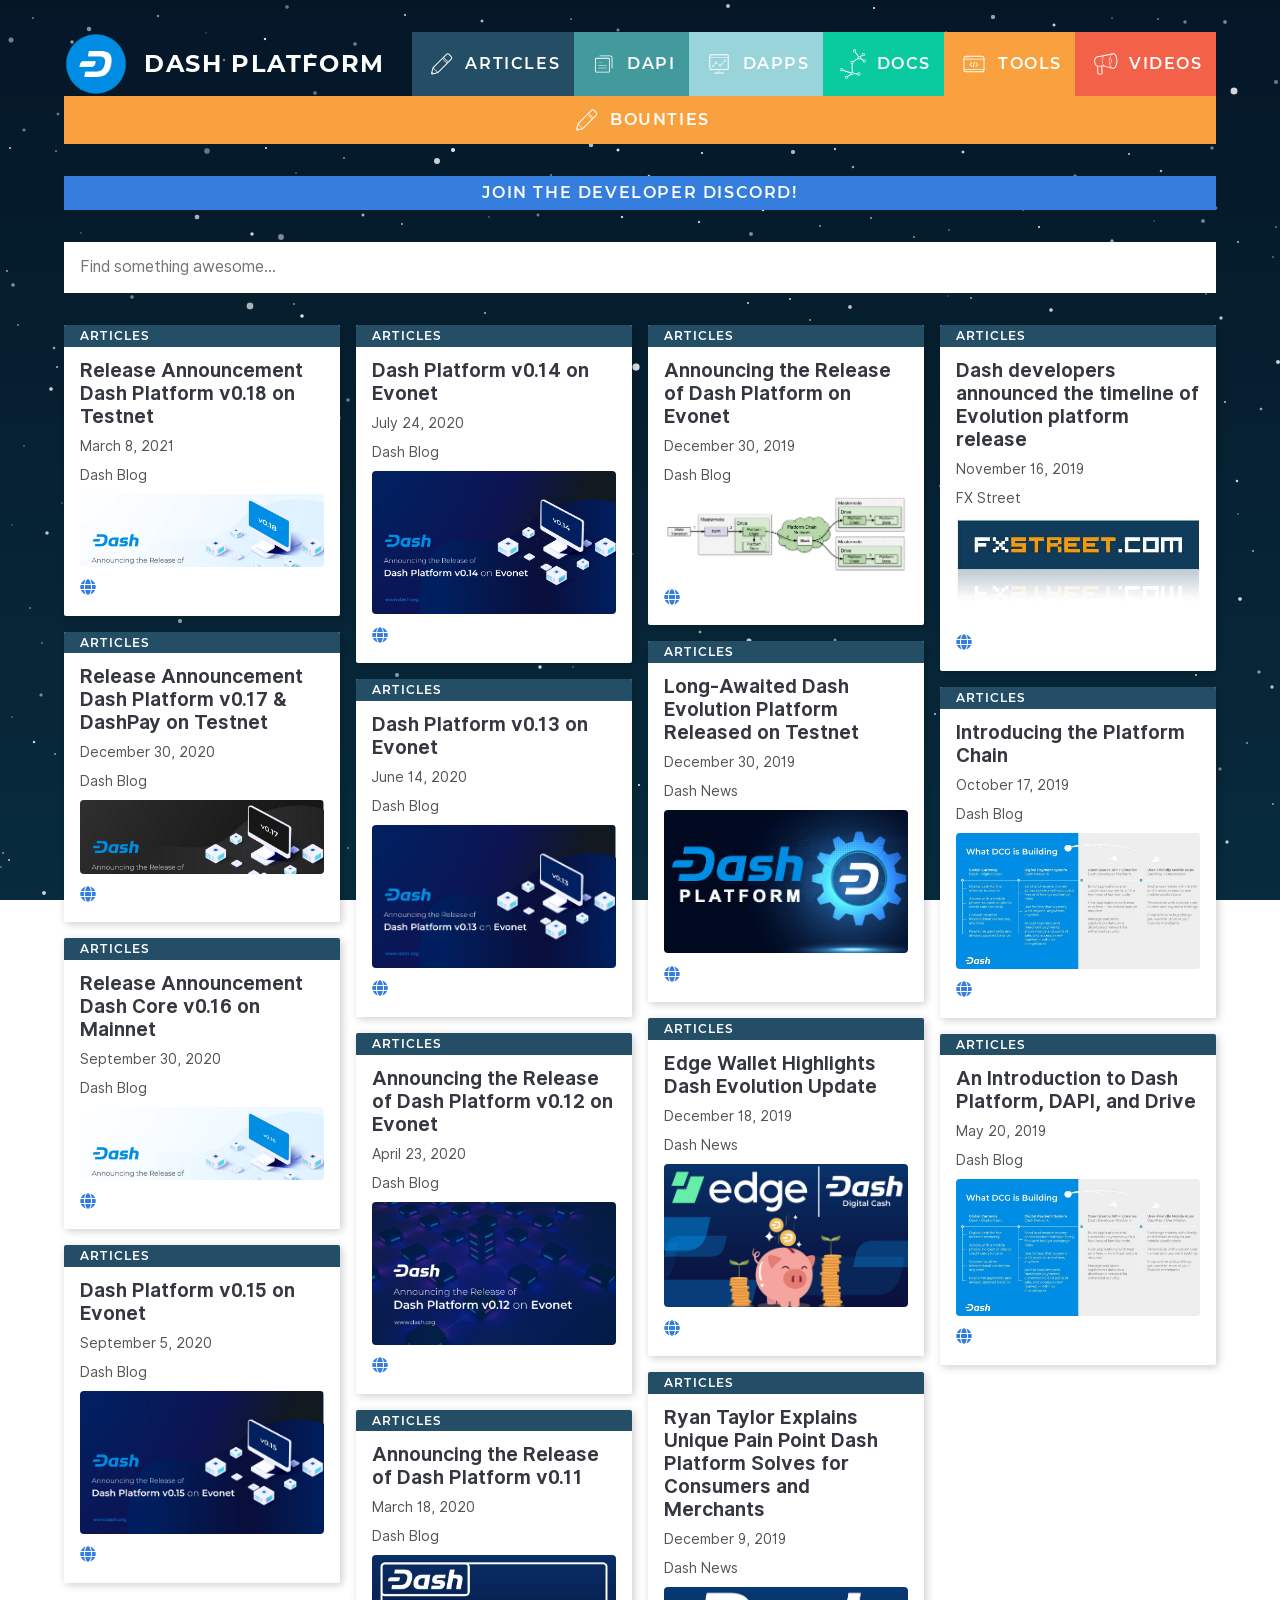
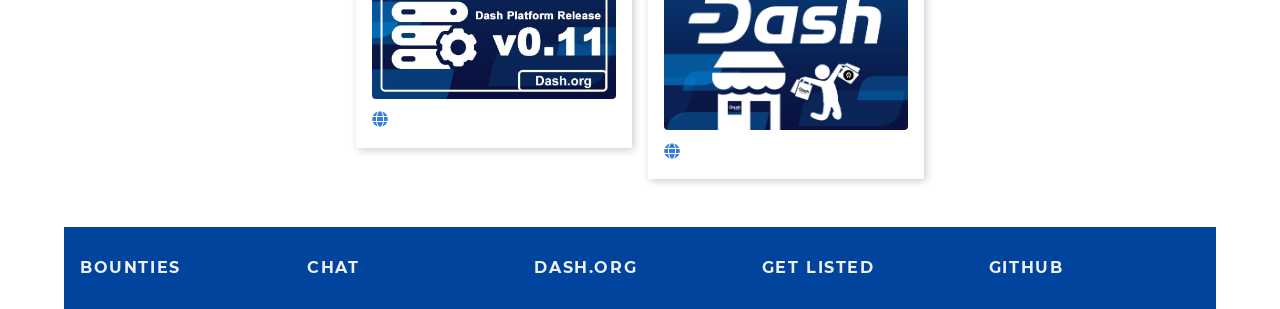
<file: articles/index.html>
<!doctype html><html lang=en><head><meta charset=utf-8><meta http-equiv=x-ua-compatible content="IE=edge"><meta name=viewport content="width=device-width,initial-scale=1"><title>Articles</title><meta name=description content="Articles about Dash Platform."><link rel=canonical href=../articles/><meta name=twitter:card content=summary_large_image><meta name=twitter:title content=Articles><meta name=twitter:description content="Articles about Dash Platform."><meta name=twitter:image content=https://dashdevs.org/images/brand/dash_logo_2018_rgb_for_screens.png><meta property=og:locale content=en><meta property=og:title content=Articles><meta property=og:description content="Articles about Dash Platform."><meta property=og:url content=/articles/><meta property=og:site_name content="Awesome Dash Platform"><meta property=og:image content=https://dashdevs.org/images/brand/dash_logo_2018_rgb_for_screens.png><meta name=msapplication-TileColor content=#0b3a53><meta name=theme-color content=#0b3a53><link rel=manifest href=../manifest.json><link rel="shortcut icon" href=../favicon.ico><link rel=stylesheet href=../app.css></head><body><div class="charcoal sans-serif w-90 mw9 center"><nav class="montserrat mv4 fw6 flex-wrap ttu tracked sans-serif flex flex-between"><a href=../ class="w-100 w-auto-l flex items-center pv3 pv0-l mr3 flex-grow-1 flex items-center justify-center justify-start-l no-underline"><img alt=Dash src=../images/brand/Dash-D-white_on_blue_circle_s.png class="w3 h3 mr3"><h1 class="f3 white">Dash Platform</h1></a><a href=../articles/ class="flex-grow-1 flex items-center justify-center white no-underline pa2 bg-animate dib bg-navy-muted hover-bg-navy"><span class="w2 h2 fill-white mr2"><svg xmlns="http://www.w3.org/2000/svg" viewBox="0 0 100 100"><path d="M82.89 25.64l-6.53-6.53a7.79 7.79.0 0 0-11 .35L23.72 61.1l-4.6 17.19a3.8 3.8.0 0 0 1 3.61 3.74 3.74.0 0 0 2.64 1.1 3.87 3.87.0 0 0 .95-.12l17.19-4.6 41.64-41.64a7.79 7.79.0 0 0 .35-11zM58 31l13 13-2.28 2.28-12.98-12.96zM26 64.21 37.79 76l-11.16 3L23 75.23zM23 80a.8.8.0 0 1-.77-.19A.75.75.0 0 1 22 79l.41-1.54 2 2.09zm16.78-4.8L26.83 62.23l27.49-27.49 12.94 12.94zm40.64-40.68-8 8-12.99-12.89 8.05-8a4.8 4.8.0 0 1 6.76-.35l6.53 6.53a4.8 4.8.0 0 1-.35 6.71z"/></svg></span>Articles</a>
<a href=../dapi/ class="flex-grow-1 flex items-center justify-center white no-underline pa2 bg-animate dib bg-teal-muted hover-bg-teal"><span class="w2 h2 fill-white mr2"><svg xmlns="http://www.w3.org/2000/svg" viewBox="0 0 100 100"><path d="M67.36 30.73H29.1a3.92 3.92.0 0 0-3.91 3.91V72.9a3.92 3.92.0 0 0 3.91 3.91h38.26a3.92 3.92.0 0 0 3.91-3.91V34.64a3.91 3.91.0 0 0-3.91-3.91zm1.31 42.17a1.31 1.31.0 0 1-1.31 1.31H29.1a1.31 1.31.0 0 1-1.31-1.31V34.64a1.31 1.31.0 0 1 1.31-1.31h38.26a1.31 1.31.0 0 1 1.31 1.31z"/><path d="M72.75 23.19h-32.3a1.3 1.3.0 0 0 0 2.6h32.3A4.3 4.3.0 0 1 77 30.08v32.3a1.3 1.3.0 0 0 2.6.0v-32.3a6.9 6.9.0 0 0-6.85-6.89zM35.37 45.68H47.9a.75.75.0 0 0 0-1.5H35.37a.75.75.0 0 0 0 1.5zM61.1 53H35.37a.75.75.0 0 0 0 1.5H61.1a.75.75.0 0 0 0-1.5zm0 8.86H35.37a.75.75.0 1 0 0 1.5H61.1a.75.75.0 1 0 0-1.5z"/></svg></span>DAPI</a>
<a href=../dapps/ class="flex-grow-1 flex items-center justify-center white no-underline pa2 bg-animate dib bg-aqua-muted hover-bg-aqua"><span class="w2 h2 fill-white mr2"><svg xmlns="http://www.w3.org/2000/svg" viewBox="0 0 100 100"><path d="M76.595 19.785h-52.93a3.93 3.93.0 0 0-3.92 3.92v39.12a5.74 5.74.0 0 0 5.73 5.73h23.79v6.25h-9.67a4 4 0 0 0-4 4 3.59 3.59.0 0 0 .08.81l.12.6h28.49l.13-.6a4.28 4.28.0 0 0 .08-.81 4 4 0 0 0-4-4h-9.73v-6.25h25.83a3.67 3.67.0 0 0 3.66-3.67v-41.44a3.67 3.67.0 0 0-3.66-3.66zm-13.61 58.94h-25.95a2.52 2.52.0 0 1 2.56-2.42h20.88a2.51 2.51.0 0 1 2.51 2.42zm-39.32-55.94h52.93a.66.66.0 0 1 .66.66v5.56h-54.51v-5.3a.92.92.0 0 1 .92-.92zm52.93 42.77h-51.12a2.73 2.73.0 0 1-2.73-2.73v-32.29h54.53v34.35a.67.67.0 0 1-.68.67z"/><path d="M68.315 35.735a3.61 3.61.0 0 0-3.61 3.61 3.58 3.58.0 0 0 .74 2.17l-9.77 10.38a3.5 3.5.0 0 0-4.13.46l-7.4-5a3.61 3.61.0 1 0-6.9-1.48 3.58 3.58.0 0 0 .41 1.63l-.06-.05-4.54 5.55a3.57 3.57.0 0 0-1.35-.27 3.62 3.62.0 1 0 2.6 1.11l4.29-5.21a3.53 3.53.0 0 0 2.3.86 3.62 3.62.0 0 0 2.39-.92l7.41 5a3.52 3.52.0 0 0-.37 1.43 3.635 3.635.0 1 0 7.27.0 3.57 3.57.0 0 0-.74-2.16l9.74-10.35a3.49 3.49.0 0 0 1.73.46 3.61 3.61.0 0 0 0-7.22zm-36.61 22.72a2.11 2.11.0 1 1 2.11-2.11 2.12 2.12.0 0 1-2.11 2.11zm9.15-10.45a2.11 2.11.0 1 1 2.11-2.11 2.12 2.12.0 0 1-2.11 2.11zm13.08 9.15a2.11 2.11.0 1 1 2.11-2.15 2.11 2.11.0 0 1-2.11 2.14zm14.38-15.7a2.11 2.11.0 1 1 2.11-2.11 2.11 2.11.0 0 1-2.11 2.11z"/></svg></span>Dapps</a>
<a href=../docs/ class="flex-grow-1 flex items-center justify-center white no-underline pa2 bg-animate dib bg-green-muted hover-bg-green"><span class="w2 h2 fill-white mr2"><svg xmlns="http://www.w3.org/2000/svg" viewBox="0 0 100 100"><path d="M90 39.9a4.75 4.75.0 0 0-5.4-3.9 4.66 4.66.0 0 0-2.18 1l-8.25-5.41a4.59 4.59.0 0 0 .11-2 4.81 4.81.0 0 0-.25-.94l5.3-4.33a1.22 1.22.0 0 0 .17.15 4.67 4.67.0 0 0 2.78.91 4.79 4.79.0 0 0 3.85-2 4.75 4.75.0 0 0-4.58-7.48 4.74 4.74.0 0 0-4 5.43c0 .13.07.26.1.39l-5.59 4.57a4.69 4.69.0 0 0-3.26-.69 4.85 4.85.0 0 0-.63.16L58.16 11.6c.06-.07.12-.12.17-.19a4.68 4.68.0 0 0 .85-3.53 4.76 4.76.0 1 0-4 5.43c.14.0.26-.07.4-.1L65.77 27.5a4.73 4.73.0 0 0-.86 3.5c0 .15.07.29.1.43L50 41.13l-.17-.13a4.73 4.73.0 0 0-3.53-.84 4.75 4.75.0 0 0-.7 9.21l.4 25.88a4.73 4.73.0 0 0-2.14 1.53L19.4 67.92a6.35 6.35.0 0 0 0-.87 4.73 4.73.0 0 0-1.9-3.1 4.75 4.75.0 1 0-2.79 8.59 4.73 4.73.0 0 0 3.71-1.81L42.8 79.6a5 5 0 0 0 .05.86c0 .16.08.31.12.46l-10.3 6.75-.14-.13a4.73 4.73.0 0 0-3.53-.85 4.75 4.75.0 0 0 .73 9.44 4.84 4.84.0 0 0 .75-.06 4.73 4.73.0 0 0 3.94-5.43 3.43 3.43.0 0 0-.11-.46l10.3-6.75a4.64 4.64.0 0 0 3.67 1 4.75 4.75.0 0 0 3.61-2.82l12 1a4.73 4.73.0 1 0 .24-3l-12-1A4.73 4.73.0 0 0 49 75.22l-.4-25.93a4.72 4.72.0 0 0 3.13-5.22c0-.14-.08-.28-.11-.42l15-9.66c.06.0.11.11.17.15a4.7 4.7.0 0 0 3.53.85 4.8 4.8.0 0 0 2.19-1l8.24 5.41a4.74 4.74.0 1 0 9.25.5zM16.88 69.41A2.75 2.75.0 0 1 12 68.22a2.75 2.75.0 0 1 2.28-3.14 3.25 3.25.0 0 1 .44.0 2.73 2.73.0 0 1 1.6.52 2.69 2.69.0 0 1 1.1 1.79 2.73 2.73.0 0 1-.54 2.02zm51.2 9.34a3.11 3.11.0 0 1 .43.0 2.74 2.74.0 0 1 1.61.52 2.69 2.69.0 0 1 1.1 1.73 2.75 2.75.0 1 1-3.14-2.28zM80.07 19A2.74 2.74.0 0 1 85 20.18a2.7 2.7.0 0 1-.49 2 2.75 2.75.0 0 1-3.84.61A2.74 2.74.0 0 1 79.58 21a2.7 2.7.0 0 1 .49-2zm-27.19-8.16a2.74 2.74.0 0 1 1.18-4.93 3.27 3.27.0 0 1 .44.0 2.75 2.75.0 1 1-1.62 5zM32 93a2.75 2.75.0 0 1-3.84.61 2.77 2.77.0 0 1-1.16-1.8 2.73 2.73.0 0 1 .5-2 2.69 2.69.0 0 1 1.79-1.09 2.09 2.09.0 0 1 .43.0 2.68 2.68.0 0 1 1.61.53A2.74 2.74.0 0 1 32 93zm18.29-13.7a2.74 2.74.0 1 1-3.18-2.3 3.13 3.13.0 0 1 .43.0 2.75 2.75.0 0 1 2.71 2.29zm-1-32.86a2.77 2.77.0 0 1-1.8 1.1 2.71 2.71.0 0 1-2-.5 2.74 2.74.0 0 1-1.1-1.79 2.71 2.71.0 0 1 .5-2 2.74 2.74.0 0 1 1.79-1.1 3.11 3.11.0 0 1 .43.0 2.74 2.74.0 0 1 1.61.52 2.69 2.69.0 0 1 1.1 1.8 2.75 2.75.0 0 1-.56 1.96zM70 33a2.75 2.75.0 1 1 2.29-3.14A2.75 2.75.0 0 1 70 33zm15.77 10.35a2.75 2.75.0 0 1-3.14-2.28 2.74 2.74.0 1 1 3.14 2.28z"/></svg></span>Docs</a>
<a href=../tools/ class="flex-grow-1 flex items-center justify-center white no-underline pa2 bg-animate dib bg-yellow-muted hover-bg-yellow"><span class="w2 h2 fill-white mr2"><svg xmlns="http://www.w3.org/2000/svg" viewBox="0 0 100 100"><path d="M75 24H25.11c-4.19.0-8 4.11-8 8.61v35.26a8.29 8.29.0 0 0 8 8.13H75a8.11 8.11.0 0 0 7.87-8.13V32.61C82.91 28.55 79.54 24 75 24zm-49.89 3H75c2.74.0 4.87 3 4.87 5.61v1.32H20.09v-1.32c0-2.83 2.49-5.61 5.02-5.61zm-5 39.59V35.93h59.8v30.66zM75 73H25.11a5.28 5.28.0 0 1-4.95-4.41h59.67A5.09 5.09.0 0 1 75 73z"/><circle cx="26.22" cy="30.54" r="1.33"/><path d="M30.49 31.88a1.34 1.34.0 1 0-1.33-1.34 1.34 1.34.0 0 0 1.33 1.34zm4.28.0a1.34 1.34.0 1 0-1.34-1.34 1.34 1.34.0 0 0 1.34 1.34zm4.4 19.55 5-5a1.28 1.28.0 0 0-1.81-1.81l-5.87 5.88a1.3 1.3.0 0 0 0 1.84l5.87 5.88a1.28 1.28.0 0 0 1.81-1.81zm23.58-.92-5.88-5.88a1.28 1.28.0 1 0-1.8 1.81l5 5-5 5a1.28 1.28.0 1 0 1.8 1.81l5.88-5.88a1.27 1.27.0 0 0 .38-.92 1.31 1.31.0 0 0-.38-.94zM51 42.85A1.38 1.38.0 0 0 49.44 44l-2.37 14.41a1.39 1.39.0 0 0 2.75.45l2.37-14.41a1.39 1.39.0 0 0-1.19-1.6z"/></svg></span>Tools</a>
<a href=../videos/ class="flex-grow-1 flex items-center justify-center white no-underline pa2 bg-animate dib bg-red-muted hover-bg-red"><span class="w2 h2 fill-white mr2"><svg xmlns="http://www.w3.org/2000/svg" viewBox="0 0 100 100"><path d="M76.1 16.42c-.81.0-23.86 4.63-43.07 8.52a13.27 13.27.0 0 1-1.48.16c-4.6.39-15.38 1.3-15.38 16.56.0 9.6 4.68 14.68 9.42 16.42l.06 17.67a7.78 7.78.0 0 0 7.5 7.83c2.93.0 9.79.0 9.79-5.08v-.14L40.93 58h5.2c.65.15 3.4.84 6.55 1.62 20.32 5.05 22.75 5.6 23.26 5.6 7.37.0 12.72-10.19 12.72-24.28.0-14.22-5.28-24.52-12.56-24.52zM46 55a30.82 30.82.0 0 1-3.85-14.81 30.46 30.46.0 0 1 3.75-14.67l-.16-.08c8.34-1.68 16.93-3.4 22.86-4.57-3.17 3.82-5.32 10.3-5.65 17.91.0.68-.05 1.37-.05 2.07v2c.31 7.34 2.31 13.63 5.29 17.51-4.8-1.18-10.77-2.66-14.84-3.68C46.53 55 46.53 55 46.3 55zm30.17-35.58c5.33.09 9.49 9.49 9.49 21.48v.1c0 11.85-4.22 21.15-9.64 21.24-.5-.08-2.5-.55-5.2-1.21-2.48-2.29-4.46-6.39-5.54-11.46 3.08-.09 5.48-3.92 5.48-8.8s-2.38-8.68-5.44-8.77c1.14-5.22 3.25-9.4 5.86-11.6 2.73-.57 4.55-.92 4.99-.98zm-11.12 14h.12c2.22.0 4.09 3.34 4.09 7.3s-1.87 7.31-4.09 7.31H65a41.13 41.13.0 0 1-.58-5.34v-3.77a43.13 43.13.0 0 1 .63-5.46zm-31.9 47.16a4.8 4.8.0 0 1-4.5-4.83l-.06-17.84 9.29-.37 2.06 21c-.08 1.81-3.66 2.04-6.79 2.04zM39.28 55a1.51 1.51.0 0 0-1.11.49v.05l-10 .4a1.4 1.4.0 0 0-.67-.41c-1.39-.36-8.29-2.7-8.29-13.86.0-12.5 8.22-13.19 12.63-13.57a15.6 15.6.0 0 0 1.83-.21l10.43-2.12a31.71 31.71.0 0 0-3.46 14.41A32.29 32.29.0 0 0 44.28 55z"/></svg></span>Videos</a>
<a href=../bounties/ class="flex-grow-1 flex items-center justify-center white no-underline pa2 bg-animate dib bg-yellow-muted hover-bg-yellow"><span class="w2 h2 fill-white mr2"><svg xmlns="http://www.w3.org/2000/svg" viewBox="0 0 100 100"><path d="M82.89 25.64l-6.53-6.53a7.79 7.79.0 0 0-11 .35L23.72 61.1l-4.6 17.19a3.8 3.8.0 0 0 1 3.61 3.74 3.74.0 0 0 2.64 1.1 3.87 3.87.0 0 0 .95-.12l17.19-4.6 41.64-41.64a7.79 7.79.0 0 0 .35-11zM58 31l13 13-2.28 2.28-12.98-12.96zM26 64.21 37.79 76l-11.16 3L23 75.23zM23 80a.8.8.0 0 1-.77-.19A.75.75.0 0 1 22 79l.41-1.54 2 2.09zm16.78-4.8L26.83 62.23l27.49-27.49 12.94 12.94zm40.64-40.68-8 8-12.99-12.89 8.05-8a4.8 4.8.0 0 1 6.76-.35l6.53 6.53a4.8 4.8.0 0 1-.35 6.71z"/></svg></span>Bounties</a></nav><nav class="montserrat mv4 fw6 flex-wrap ttu tracked sans-serif flex flex-between"><a href=https://discord.gg/mU79ZWx target=_blank class="flex-grow-1 flex items-center justify-center white no-underline pa2 bg-animate dib bg-blue hover-aqua">Join the Developer Discord!</a></nav><div class="mv2 dn" id=search><input placeholder="Find something awesome..." class="input-reset outline-0 bn pa3 mb2 db w-100 center focus-outline dn" type=text></div><main class="CardContainer mv4"><article data-ref=0 class="Card dib bg-white shadow-4 br1 dark-gray b--black-10 ma2"><div class="bg-navy ttu fw6 tracked montserrat bg-navy-muted br1 br--top white pv1 ph2 ph3-ns f7 b w-100">Articles</div><div class="pa2 ph3-ns pb3-ns flex flex-column flex-grow-1"><div class="dt w-100 mt1"><div class=dtc><a target=_blank class="no-underline charcoal" href=https://blog.dash.org/release-announcement-dash-platform-v0-18-on-testnet-45f421a6bc98><h1 class="f5 f4-ns mv0">Release Announcement Dash Platform v0.18 on Testnet</h1></a></div></div><p class="f6 lh-copy mt2 mb0 mid-gray" style=hyphens:auto;-webkit-hyphens:auto>March 8, 2021</p><p class="f6 lh-copy mt2 mb0 mid-gray" style=hyphens:auto;-webkit-hyphens:auto>Dash Blog</p><div class="mt2 tc"><a target=_blank class="no-underline charcoal" href=https://blog.dash.org/release-announcement-dash-platform-v0-18-on-testnet-45f421a6bc98><img class=br2 src=../images/articles/v0.18_testnet.png style=max-height:20em></a></div><div class="flex pt2 mt-auto align-center justify-begin"><a href=https://blog.dash.org/release-announcement-dash-platform-v0-18-on-testnet-45f421a6bc98 target=_blank alt=Website title=Website><svg class="w1 h1 mr2 fill-blue" xmlns="http://www.w3.org/2000/svg" viewBox="0 0 496 512"><path d="M336.5 160C322 70.7 287.8 8 248 8s-74 62.7-88.5 152h177zM152 256c0 22.2 1.2 43.5 3.3 64h185.3c2.1-20.5 3.3-41.8 3.3-64s-1.2-43.5-3.3-64H155.3c-2.1 20.5-3.3 41.8-3.3 64zm324.7-96c-28.6-67.9-86.5-120.4-158-141.6 24.4 33.8 41.2 84.7 50 141.6h108zM177.2 18.4C105.8 39.6 47.8 92.1 19.3 160h108c8.7-56.9 25.5-107.8 49.9-141.6zM487.4 192H372.7c2.1 21 3.3 42.5 3.3 64s-1.2 43-3.3 64h114.6c5.5-20.5 8.6-41.8 8.6-64s-3.1-43.5-8.5-64zM120 256c0-21.5 1.2-43 3.3-64H8.6C3.2 212.5.0 233.8.0 256s3.2 43.5 8.6 64h114.6c-2-21-3.2-42.5-3.2-64zm39.5 96c14.5 89.3 48.7 152 88.5 152s74-62.7 88.5-152h-177zm159.3 141.6c71.4-21.2 129.4-73.7 158-141.6h-108c-8.8 56.9-25.6 107.8-50 141.6zM19.3 352c28.6 67.9 86.5 120.4 158 141.6-24.4-33.8-41.2-84.7-50-141.6h-108z"/></svg></a></div></div></article><article data-ref=1 class="Card dib bg-white shadow-4 br1 dark-gray b--black-10 ma2"><div class="bg-navy ttu fw6 tracked montserrat bg-navy-muted br1 br--top white pv1 ph2 ph3-ns f7 b w-100">Articles</div><div class="pa2 ph3-ns pb3-ns flex flex-column flex-grow-1"><div class="dt w-100 mt1"><div class=dtc><a target=_blank class="no-underline charcoal" href=https://blog.dash.org/release-announcement-dash-platform-v0-17-dashpay-on-testnet-13a85225902e><h1 class="f5 f4-ns mv0">Release Announcement Dash Platform v0.17 &amp; DashPay on Testnet</h1></a></div></div><p class="f6 lh-copy mt2 mb0 mid-gray" style=hyphens:auto;-webkit-hyphens:auto>December 30, 2020</p><p class="f6 lh-copy mt2 mb0 mid-gray" style=hyphens:auto;-webkit-hyphens:auto>Dash Blog</p><div class="mt2 tc"><a target=_blank class="no-underline charcoal" href=https://blog.dash.org/release-announcement-dash-platform-v0-17-dashpay-on-testnet-13a85225902e><img class=br2 src=../images/articles/v0.17_dashpay%20testnet.png style=max-height:20em></a></div><div class="flex pt2 mt-auto align-center justify-begin"><a href=https://blog.dash.org/release-announcement-dash-platform-v0-17-dashpay-on-testnet-13a85225902e target=_blank alt=Website title=Website><svg class="w1 h1 mr2 fill-blue" xmlns="http://www.w3.org/2000/svg" viewBox="0 0 496 512"><path d="M336.5 160C322 70.7 287.8 8 248 8s-74 62.7-88.5 152h177zM152 256c0 22.2 1.2 43.5 3.3 64h185.3c2.1-20.5 3.3-41.8 3.3-64s-1.2-43.5-3.3-64H155.3c-2.1 20.5-3.3 41.8-3.3 64zm324.7-96c-28.6-67.9-86.5-120.4-158-141.6 24.4 33.8 41.2 84.7 50 141.6h108zM177.2 18.4C105.8 39.6 47.8 92.1 19.3 160h108c8.7-56.9 25.5-107.8 49.9-141.6zM487.4 192H372.7c2.1 21 3.3 42.5 3.3 64s-1.2 43-3.3 64h114.6c5.5-20.5 8.6-41.8 8.6-64s-3.1-43.5-8.5-64zM120 256c0-21.5 1.2-43 3.3-64H8.6C3.2 212.5.0 233.8.0 256s3.2 43.5 8.6 64h114.6c-2-21-3.2-42.5-3.2-64zm39.5 96c14.5 89.3 48.7 152 88.5 152s74-62.7 88.5-152h-177zm159.3 141.6c71.4-21.2 129.4-73.7 158-141.6h-108c-8.8 56.9-25.6 107.8-50 141.6zM19.3 352c28.6 67.9 86.5 120.4 158 141.6-24.4-33.8-41.2-84.7-50-141.6h-108z"/></svg></a></div></div></article><article data-ref=2 class="Card dib bg-white shadow-4 br1 dark-gray b--black-10 ma2"><div class="bg-navy ttu fw6 tracked montserrat bg-navy-muted br1 br--top white pv1 ph2 ph3-ns f7 b w-100">Articles</div><div class="pa2 ph3-ns pb3-ns flex flex-column flex-grow-1"><div class="dt w-100 mt1"><div class=dtc><a target=_blank class="no-underline charcoal" href=https://blog.dash.org/release-announcement-dash-core-v0-16-on-mainnet-870aa327240b><h1 class="f5 f4-ns mv0">Release Announcement Dash Core v0.16 on Mainnet</h1></a></div></div><p class="f6 lh-copy mt2 mb0 mid-gray" style=hyphens:auto;-webkit-hyphens:auto>September 30, 2020</p><p class="f6 lh-copy mt2 mb0 mid-gray" style=hyphens:auto;-webkit-hyphens:auto>Dash Blog</p><div class="mt2 tc"><a target=_blank class="no-underline charcoal" href=https://blog.dash.org/release-announcement-dash-core-v0-16-on-mainnet-870aa327240b><img class=br2 src=../images/articles/v0.16_mainnet.png style=max-height:20em></a></div><div class="flex pt2 mt-auto align-center justify-begin"><a href=https://blog.dash.org/release-announcement-dash-core-v0-16-on-mainnet-870aa327240b target=_blank alt=Website title=Website><svg class="w1 h1 mr2 fill-blue" xmlns="http://www.w3.org/2000/svg" viewBox="0 0 496 512"><path d="M336.5 160C322 70.7 287.8 8 248 8s-74 62.7-88.5 152h177zM152 256c0 22.2 1.2 43.5 3.3 64h185.3c2.1-20.5 3.3-41.8 3.3-64s-1.2-43.5-3.3-64H155.3c-2.1 20.5-3.3 41.8-3.3 64zm324.7-96c-28.6-67.9-86.5-120.4-158-141.6 24.4 33.8 41.2 84.7 50 141.6h108zM177.2 18.4C105.8 39.6 47.8 92.1 19.3 160h108c8.7-56.9 25.5-107.8 49.9-141.6zM487.4 192H372.7c2.1 21 3.3 42.5 3.3 64s-1.2 43-3.3 64h114.6c5.5-20.5 8.6-41.8 8.6-64s-3.1-43.5-8.5-64zM120 256c0-21.5 1.2-43 3.3-64H8.6C3.2 212.5.0 233.8.0 256s3.2 43.5 8.6 64h114.6c-2-21-3.2-42.5-3.2-64zm39.5 96c14.5 89.3 48.7 152 88.5 152s74-62.7 88.5-152h-177zm159.3 141.6c71.4-21.2 129.4-73.7 158-141.6h-108c-8.8 56.9-25.6 107.8-50 141.6zM19.3 352c28.6 67.9 86.5 120.4 158 141.6-24.4-33.8-41.2-84.7-50-141.6h-108z"/></svg></a></div></div></article><article data-ref=3 class="Card dib bg-white shadow-4 br1 dark-gray b--black-10 ma2"><div class="bg-navy ttu fw6 tracked montserrat bg-navy-muted br1 br--top white pv1 ph2 ph3-ns f7 b w-100">Articles</div><div class="pa2 ph3-ns pb3-ns flex flex-column flex-grow-1"><div class="dt w-100 mt1"><div class=dtc><a target=_blank class="no-underline charcoal" href=https://blog.dash.org/release-announcement-dash-platform-v0-15-on-evonet-88131f9c477b><h1 class="f5 f4-ns mv0">Dash Platform v0.15 on Evonet</h1></a></div></div><p class="f6 lh-copy mt2 mb0 mid-gray" style=hyphens:auto;-webkit-hyphens:auto>September 5, 2020</p><p class="f6 lh-copy mt2 mb0 mid-gray" style=hyphens:auto;-webkit-hyphens:auto>Dash Blog</p><div class="mt2 tc"><a target=_blank class="no-underline charcoal" href=https://blog.dash.org/release-announcement-dash-platform-v0-15-on-evonet-88131f9c477b><img class=br2 src=../images/articles/platform_015_release.png style=max-height:20em></a></div><div class="flex pt2 mt-auto align-center justify-begin"><a href=https://blog.dash.org/release-announcement-dash-platform-v0-15-on-evonet-88131f9c477b target=_blank alt=Website title=Website><svg class="w1 h1 mr2 fill-blue" xmlns="http://www.w3.org/2000/svg" viewBox="0 0 496 512"><path d="M336.5 160C322 70.7 287.8 8 248 8s-74 62.7-88.5 152h177zM152 256c0 22.2 1.2 43.5 3.3 64h185.3c2.1-20.5 3.3-41.8 3.3-64s-1.2-43.5-3.3-64H155.3c-2.1 20.5-3.3 41.8-3.3 64zm324.7-96c-28.6-67.9-86.5-120.4-158-141.6 24.4 33.8 41.2 84.7 50 141.6h108zM177.2 18.4C105.8 39.6 47.8 92.1 19.3 160h108c8.7-56.9 25.5-107.8 49.9-141.6zM487.4 192H372.7c2.1 21 3.3 42.5 3.3 64s-1.2 43-3.3 64h114.6c5.5-20.5 8.6-41.8 8.6-64s-3.1-43.5-8.5-64zM120 256c0-21.5 1.2-43 3.3-64H8.6C3.2 212.5.0 233.8.0 256s3.2 43.5 8.6 64h114.6c-2-21-3.2-42.5-3.2-64zm39.5 96c14.5 89.3 48.7 152 88.5 152s74-62.7 88.5-152h-177zm159.3 141.6c71.4-21.2 129.4-73.7 158-141.6h-108c-8.8 56.9-25.6 107.8-50 141.6zM19.3 352c28.6 67.9 86.5 120.4 158 141.6-24.4-33.8-41.2-84.7-50-141.6h-108z"/></svg></a></div></div></article><article data-ref=4 class="Card dib bg-white shadow-4 br1 dark-gray b--black-10 ma2"><div class="bg-navy ttu fw6 tracked montserrat bg-navy-muted br1 br--top white pv1 ph2 ph3-ns f7 b w-100">Articles</div><div class="pa2 ph3-ns pb3-ns flex flex-column flex-grow-1"><div class="dt w-100 mt1"><div class=dtc><a target=_blank class="no-underline charcoal" href=https://blog.dash.org/release-announcement-dash-platform-v0-14-on-evonet-9e02ad97d918><h1 class="f5 f4-ns mv0">Dash Platform v0.14 on Evonet</h1></a></div></div><p class="f6 lh-copy mt2 mb0 mid-gray" style=hyphens:auto;-webkit-hyphens:auto>July 24, 2020</p><p class="f6 lh-copy mt2 mb0 mid-gray" style=hyphens:auto;-webkit-hyphens:auto>Dash Blog</p><div class="mt2 tc"><a target=_blank class="no-underline charcoal" href=https://blog.dash.org/release-announcement-dash-platform-v0-14-on-evonet-9e02ad97d918><img class=br2 src=../images/articles/platform_014_release.png style=max-height:20em></a></div><div class="flex pt2 mt-auto align-center justify-begin"><a href=https://blog.dash.org/release-announcement-dash-platform-v0-14-on-evonet-9e02ad97d918 target=_blank alt=Website title=Website><svg class="w1 h1 mr2 fill-blue" xmlns="http://www.w3.org/2000/svg" viewBox="0 0 496 512"><path d="M336.5 160C322 70.7 287.8 8 248 8s-74 62.7-88.5 152h177zM152 256c0 22.2 1.2 43.5 3.3 64h185.3c2.1-20.5 3.3-41.8 3.3-64s-1.2-43.5-3.3-64H155.3c-2.1 20.5-3.3 41.8-3.3 64zm324.7-96c-28.6-67.9-86.5-120.4-158-141.6 24.4 33.8 41.2 84.7 50 141.6h108zM177.2 18.4C105.8 39.6 47.8 92.1 19.3 160h108c8.7-56.9 25.5-107.8 49.9-141.6zM487.4 192H372.7c2.1 21 3.3 42.5 3.3 64s-1.2 43-3.3 64h114.6c5.5-20.5 8.6-41.8 8.6-64s-3.1-43.5-8.5-64zM120 256c0-21.5 1.2-43 3.3-64H8.6C3.2 212.5.0 233.8.0 256s3.2 43.5 8.6 64h114.6c-2-21-3.2-42.5-3.2-64zm39.5 96c14.5 89.3 48.7 152 88.5 152s74-62.7 88.5-152h-177zm159.3 141.6c71.4-21.2 129.4-73.7 158-141.6h-108c-8.8 56.9-25.6 107.8-50 141.6zM19.3 352c28.6 67.9 86.5 120.4 158 141.6-24.4-33.8-41.2-84.7-50-141.6h-108z"/></svg></a></div></div></article><article data-ref=5 class="Card dib bg-white shadow-4 br1 dark-gray b--black-10 ma2"><div class="bg-navy ttu fw6 tracked montserrat bg-navy-muted br1 br--top white pv1 ph2 ph3-ns f7 b w-100">Articles</div><div class="pa2 ph3-ns pb3-ns flex flex-column flex-grow-1"><div class="dt w-100 mt1"><div class=dtc><a target=_blank class="no-underline charcoal" href=https://blog.dash.org/release-announcement-dash-platform-v0-13-on-evonet-53c86b081b64><h1 class="f5 f4-ns mv0">Dash Platform v0.13 on Evonet</h1></a></div></div><p class="f6 lh-copy mt2 mb0 mid-gray" style=hyphens:auto;-webkit-hyphens:auto>June 14, 2020</p><p class="f6 lh-copy mt2 mb0 mid-gray" style=hyphens:auto;-webkit-hyphens:auto>Dash Blog</p><div class="mt2 tc"><a target=_blank class="no-underline charcoal" href=https://blog.dash.org/release-announcement-dash-platform-v0-13-on-evonet-53c86b081b64><img class=br2 src=../images/articles/platform_013_release.png style=max-height:20em></a></div><div class="flex pt2 mt-auto align-center justify-begin"><a href=https://blog.dash.org/release-announcement-dash-platform-v0-13-on-evonet-53c86b081b64 target=_blank alt=Website title=Website><svg class="w1 h1 mr2 fill-blue" xmlns="http://www.w3.org/2000/svg" viewBox="0 0 496 512"><path d="M336.5 160C322 70.7 287.8 8 248 8s-74 62.7-88.5 152h177zM152 256c0 22.2 1.2 43.5 3.3 64h185.3c2.1-20.5 3.3-41.8 3.3-64s-1.2-43.5-3.3-64H155.3c-2.1 20.5-3.3 41.8-3.3 64zm324.7-96c-28.6-67.9-86.5-120.4-158-141.6 24.4 33.8 41.2 84.7 50 141.6h108zM177.2 18.4C105.8 39.6 47.8 92.1 19.3 160h108c8.7-56.9 25.5-107.8 49.9-141.6zM487.4 192H372.7c2.1 21 3.3 42.5 3.3 64s-1.2 43-3.3 64h114.6c5.5-20.5 8.6-41.8 8.6-64s-3.1-43.5-8.5-64zM120 256c0-21.5 1.2-43 3.3-64H8.6C3.2 212.5.0 233.8.0 256s3.2 43.5 8.6 64h114.6c-2-21-3.2-42.5-3.2-64zm39.5 96c14.5 89.3 48.7 152 88.5 152s74-62.7 88.5-152h-177zm159.3 141.6c71.4-21.2 129.4-73.7 158-141.6h-108c-8.8 56.9-25.6 107.8-50 141.6zM19.3 352c28.6 67.9 86.5 120.4 158 141.6-24.4-33.8-41.2-84.7-50-141.6h-108z"/></svg></a></div></div></article><article data-ref=6 class="Card dib bg-white shadow-4 br1 dark-gray b--black-10 ma2"><div class="bg-navy ttu fw6 tracked montserrat bg-navy-muted br1 br--top white pv1 ph2 ph3-ns f7 b w-100">Articles</div><div class="pa2 ph3-ns pb3-ns flex flex-column flex-grow-1"><div class="dt w-100 mt1"><div class=dtc><a target=_blank class="no-underline charcoal" href=https://blog.dash.org/announcing-the-release-of-dash-platform-v0-12-on-evonet-e611f2a93ce3><h1 class="f5 f4-ns mv0">Announcing the Release of Dash Platform v0.12 on Evonet</h1></a></div></div><p class="f6 lh-copy mt2 mb0 mid-gray" style=hyphens:auto;-webkit-hyphens:auto>April 23, 2020</p><p class="f6 lh-copy mt2 mb0 mid-gray" style=hyphens:auto;-webkit-hyphens:auto>Dash Blog</p><div class="mt2 tc"><a target=_blank class="no-underline charcoal" href=https://blog.dash.org/announcing-the-release-of-dash-platform-v0-12-on-evonet-e611f2a93ce3><img class=br2 src=../images/articles/platform_012_release.png style=max-height:20em></a></div><div class="flex pt2 mt-auto align-center justify-begin"><a href=https://blog.dash.org/announcing-the-release-of-dash-platform-v0-12-on-evonet-e611f2a93ce3 target=_blank alt=Website title=Website><svg class="w1 h1 mr2 fill-blue" xmlns="http://www.w3.org/2000/svg" viewBox="0 0 496 512"><path d="M336.5 160C322 70.7 287.8 8 248 8s-74 62.7-88.5 152h177zM152 256c0 22.2 1.2 43.5 3.3 64h185.3c2.1-20.5 3.3-41.8 3.3-64s-1.2-43.5-3.3-64H155.3c-2.1 20.5-3.3 41.8-3.3 64zm324.7-96c-28.6-67.9-86.5-120.4-158-141.6 24.4 33.8 41.2 84.7 50 141.6h108zM177.2 18.4C105.8 39.6 47.8 92.1 19.3 160h108c8.7-56.9 25.5-107.8 49.9-141.6zM487.4 192H372.7c2.1 21 3.3 42.5 3.3 64s-1.2 43-3.3 64h114.6c5.5-20.5 8.6-41.8 8.6-64s-3.1-43.5-8.5-64zM120 256c0-21.5 1.2-43 3.3-64H8.6C3.2 212.5.0 233.8.0 256s3.2 43.5 8.6 64h114.6c-2-21-3.2-42.5-3.2-64zm39.5 96c14.5 89.3 48.7 152 88.5 152s74-62.7 88.5-152h-177zm159.3 141.6c71.4-21.2 129.4-73.7 158-141.6h-108c-8.8 56.9-25.6 107.8-50 141.6zM19.3 352c28.6 67.9 86.5 120.4 158 141.6-24.4-33.8-41.2-84.7-50-141.6h-108z"/></svg></a></div></div></article><article data-ref=7 class="Card dib bg-white shadow-4 br1 dark-gray b--black-10 ma2"><div class="bg-navy ttu fw6 tracked montserrat bg-navy-muted br1 br--top white pv1 ph2 ph3-ns f7 b w-100">Articles</div><div class="pa2 ph3-ns pb3-ns flex flex-column flex-grow-1"><div class="dt w-100 mt1"><div class=dtc><a target=_blank class="no-underline charcoal" href=https://blog.dash.org/announcing-the-release-of-dash-platform-v0-11-d1b7238ed0e6><h1 class="f5 f4-ns mv0">Announcing the Release of Dash Platform v0.11</h1></a></div></div><p class="f6 lh-copy mt2 mb0 mid-gray" style=hyphens:auto;-webkit-hyphens:auto>March 18, 2020</p><p class="f6 lh-copy mt2 mb0 mid-gray" style=hyphens:auto;-webkit-hyphens:auto>Dash Blog</p><div class="mt2 tc"><a target=_blank class="no-underline charcoal" href=https://blog.dash.org/announcing-the-release-of-dash-platform-v0-11-d1b7238ed0e6><img class=br2 src=../images/articles/platform_011_release.jpeg style=max-height:20em></a></div><div class="flex pt2 mt-auto align-center justify-begin"><a href=https://blog.dash.org/announcing-the-release-of-dash-platform-v0-11-d1b7238ed0e6 target=_blank alt=Website title=Website><svg class="w1 h1 mr2 fill-blue" xmlns="http://www.w3.org/2000/svg" viewBox="0 0 496 512"><path d="M336.5 160C322 70.7 287.8 8 248 8s-74 62.7-88.5 152h177zM152 256c0 22.2 1.2 43.5 3.3 64h185.3c2.1-20.5 3.3-41.8 3.3-64s-1.2-43.5-3.3-64H155.3c-2.1 20.5-3.3 41.8-3.3 64zm324.7-96c-28.6-67.9-86.5-120.4-158-141.6 24.4 33.8 41.2 84.7 50 141.6h108zM177.2 18.4C105.8 39.6 47.8 92.1 19.3 160h108c8.7-56.9 25.5-107.8 49.9-141.6zM487.4 192H372.7c2.1 21 3.3 42.5 3.3 64s-1.2 43-3.3 64h114.6c5.5-20.5 8.6-41.8 8.6-64s-3.1-43.5-8.5-64zM120 256c0-21.5 1.2-43 3.3-64H8.6C3.2 212.5.0 233.8.0 256s3.2 43.5 8.6 64h114.6c-2-21-3.2-42.5-3.2-64zm39.5 96c14.5 89.3 48.7 152 88.5 152s74-62.7 88.5-152h-177zm159.3 141.6c71.4-21.2 129.4-73.7 158-141.6h-108c-8.8 56.9-25.6 107.8-50 141.6zM19.3 352c28.6 67.9 86.5 120.4 158 141.6-24.4-33.8-41.2-84.7-50-141.6h-108z"/></svg></a></div></div></article><article data-ref=8 class="Card dib bg-white shadow-4 br1 dark-gray b--black-10 ma2"><div class="bg-navy ttu fw6 tracked montserrat bg-navy-muted br1 br--top white pv1 ph2 ph3-ns f7 b w-100">Articles</div><div class="pa2 ph3-ns pb3-ns flex flex-column flex-grow-1"><div class="dt w-100 mt1"><div class=dtc><a target=_blank class="no-underline charcoal" href=https://blog.dash.org/announcing-the-release-of-dash-platform-on-evonet-c5a94dee0e59><h1 class="f5 f4-ns mv0">Announcing the Release of Dash Platform on Evonet</h1></a></div></div><p class="f6 lh-copy mt2 mb0 mid-gray" style=hyphens:auto;-webkit-hyphens:auto>December 30, 2019</p><p class="f6 lh-copy mt2 mb0 mid-gray" style=hyphens:auto;-webkit-hyphens:auto>Dash Blog</p><div class="mt2 tc"><a target=_blank class="no-underline charcoal" href=https://blog.dash.org/announcing-the-release-of-dash-platform-on-evonet-c5a94dee0e59><img class=br2 src=../images/articles/platform_on_evonet.png style=max-height:20em></a></div><div class="flex pt2 mt-auto align-center justify-begin"><a href=https://blog.dash.org/announcing-the-release-of-dash-platform-on-evonet-c5a94dee0e59 target=_blank alt=Website title=Website><svg class="w1 h1 mr2 fill-blue" xmlns="http://www.w3.org/2000/svg" viewBox="0 0 496 512"><path d="M336.5 160C322 70.7 287.8 8 248 8s-74 62.7-88.5 152h177zM152 256c0 22.2 1.2 43.5 3.3 64h185.3c2.1-20.5 3.3-41.8 3.3-64s-1.2-43.5-3.3-64H155.3c-2.1 20.5-3.3 41.8-3.3 64zm324.7-96c-28.6-67.9-86.5-120.4-158-141.6 24.4 33.8 41.2 84.7 50 141.6h108zM177.2 18.4C105.8 39.6 47.8 92.1 19.3 160h108c8.7-56.9 25.5-107.8 49.9-141.6zM487.4 192H372.7c2.1 21 3.3 42.5 3.3 64s-1.2 43-3.3 64h114.6c5.5-20.5 8.6-41.8 8.6-64s-3.1-43.5-8.5-64zM120 256c0-21.5 1.2-43 3.3-64H8.6C3.2 212.5.0 233.8.0 256s3.2 43.5 8.6 64h114.6c-2-21-3.2-42.5-3.2-64zm39.5 96c14.5 89.3 48.7 152 88.5 152s74-62.7 88.5-152h-177zm159.3 141.6c71.4-21.2 129.4-73.7 158-141.6h-108c-8.8 56.9-25.6 107.8-50 141.6zM19.3 352c28.6 67.9 86.5 120.4 158 141.6-24.4-33.8-41.2-84.7-50-141.6h-108z"/></svg></a></div></div></article><article data-ref=9 class="Card dib bg-white shadow-4 br1 dark-gray b--black-10 ma2"><div class="bg-navy ttu fw6 tracked montserrat bg-navy-muted br1 br--top white pv1 ph2 ph3-ns f7 b w-100">Articles</div><div class="pa2 ph3-ns pb3-ns flex flex-column flex-grow-1"><div class="dt w-100 mt1"><div class=dtc><a target=_blank class="no-underline charcoal" href=https://dashnews.org/long-awaited-dash-evolution-platform-released-on-testnet-with-developer-documentation-hub/><h1 class="f5 f4-ns mv0">Long-Awaited Dash Evolution Platform Released on Testnet</h1></a></div></div><p class="f6 lh-copy mt2 mb0 mid-gray" style=hyphens:auto;-webkit-hyphens:auto>December 30, 2019</p><p class="f6 lh-copy mt2 mb0 mid-gray" style=hyphens:auto;-webkit-hyphens:auto>Dash News</p><div class="mt2 tc"><a target=_blank class="no-underline charcoal" href=https://dashnews.org/long-awaited-dash-evolution-platform-released-on-testnet-with-developer-documentation-hub/><img class=br2 src=../images/articles/dash_platform_release.jpg style=max-height:20em></a></div><div class="flex pt2 mt-auto align-center justify-begin"><a href=https://dashnews.org/long-awaited-dash-evolution-platform-released-on-testnet-with-developer-documentation-hub/ target=_blank alt=Website title=Website><svg class="w1 h1 mr2 fill-blue" xmlns="http://www.w3.org/2000/svg" viewBox="0 0 496 512"><path d="M336.5 160C322 70.7 287.8 8 248 8s-74 62.7-88.5 152h177zM152 256c0 22.2 1.2 43.5 3.3 64h185.3c2.1-20.5 3.3-41.8 3.3-64s-1.2-43.5-3.3-64H155.3c-2.1 20.5-3.3 41.8-3.3 64zm324.7-96c-28.6-67.9-86.5-120.4-158-141.6 24.4 33.8 41.2 84.7 50 141.6h108zM177.2 18.4C105.8 39.6 47.8 92.1 19.3 160h108c8.7-56.9 25.5-107.8 49.9-141.6zM487.4 192H372.7c2.1 21 3.3 42.5 3.3 64s-1.2 43-3.3 64h114.6c5.5-20.5 8.6-41.8 8.6-64s-3.1-43.5-8.5-64zM120 256c0-21.5 1.2-43 3.3-64H8.6C3.2 212.5.0 233.8.0 256s3.2 43.5 8.6 64h114.6c-2-21-3.2-42.5-3.2-64zm39.5 96c14.5 89.3 48.7 152 88.5 152s74-62.7 88.5-152h-177zm159.3 141.6c71.4-21.2 129.4-73.7 158-141.6h-108c-8.8 56.9-25.6 107.8-50 141.6zM19.3 352c28.6 67.9 86.5 120.4 158 141.6-24.4-33.8-41.2-84.7-50-141.6h-108z"/></svg></a></div></div></article><article data-ref=10 class="Card dib bg-white shadow-4 br1 dark-gray b--black-10 ma2"><div class="bg-navy ttu fw6 tracked montserrat bg-navy-muted br1 br--top white pv1 ph2 ph3-ns f7 b w-100">Articles</div><div class="pa2 ph3-ns pb3-ns flex flex-column flex-grow-1"><div class="dt w-100 mt1"><div class=dtc><a target=_blank class="no-underline charcoal" href=https://dashnews.org/edge-wallet-highlights-dash-evolution-update-skeptical-on-store-of-value-analysis/><h1 class="f5 f4-ns mv0">Edge Wallet Highlights Dash Evolution Update</h1></a></div></div><p class="f6 lh-copy mt2 mb0 mid-gray" style=hyphens:auto;-webkit-hyphens:auto>December 18, 2019</p><p class="f6 lh-copy mt2 mb0 mid-gray" style=hyphens:auto;-webkit-hyphens:auto>Dash News</p><div class="mt2 tc"><a target=_blank class="no-underline charcoal" href=https://dashnews.org/edge-wallet-highlights-dash-evolution-update-skeptical-on-store-of-value-analysis/><img class=br2 src=../images/articles/edge_evo_update.jpg style=max-height:20em></a></div><div class="flex pt2 mt-auto align-center justify-begin"><a href=https://dashnews.org/edge-wallet-highlights-dash-evolution-update-skeptical-on-store-of-value-analysis/ target=_blank alt=Website title=Website><svg class="w1 h1 mr2 fill-blue" xmlns="http://www.w3.org/2000/svg" viewBox="0 0 496 512"><path d="M336.5 160C322 70.7 287.8 8 248 8s-74 62.7-88.5 152h177zM152 256c0 22.2 1.2 43.5 3.3 64h185.3c2.1-20.5 3.3-41.8 3.3-64s-1.2-43.5-3.3-64H155.3c-2.1 20.5-3.3 41.8-3.3 64zm324.7-96c-28.6-67.9-86.5-120.4-158-141.6 24.4 33.8 41.2 84.7 50 141.6h108zM177.2 18.4C105.8 39.6 47.8 92.1 19.3 160h108c8.7-56.9 25.5-107.8 49.9-141.6zM487.4 192H372.7c2.1 21 3.3 42.5 3.3 64s-1.2 43-3.3 64h114.6c5.5-20.5 8.6-41.8 8.6-64s-3.1-43.5-8.5-64zM120 256c0-21.5 1.2-43 3.3-64H8.6C3.2 212.5.0 233.8.0 256s3.2 43.5 8.6 64h114.6c-2-21-3.2-42.5-3.2-64zm39.5 96c14.5 89.3 48.7 152 88.5 152s74-62.7 88.5-152h-177zm159.3 141.6c71.4-21.2 129.4-73.7 158-141.6h-108c-8.8 56.9-25.6 107.8-50 141.6zM19.3 352c28.6 67.9 86.5 120.4 158 141.6-24.4-33.8-41.2-84.7-50-141.6h-108z"/></svg></a></div></div></article><article data-ref=11 class="Card dib bg-white shadow-4 br1 dark-gray b--black-10 ma2"><div class="bg-navy ttu fw6 tracked montserrat bg-navy-muted br1 br--top white pv1 ph2 ph3-ns f7 b w-100">Articles</div><div class="pa2 ph3-ns pb3-ns flex flex-column flex-grow-1"><div class="dt w-100 mt1"><div class=dtc><a target=_blank class="no-underline charcoal" href=https://dashnews.org/ryan-taylor-explains-unique-pain-point-dash-platform-solves-for-consumers-and-merchants/><h1 class="f5 f4-ns mv0">Ryan Taylor Explains Unique Pain Point Dash Platform Solves for Consumers and Merchants</h1></a></div></div><p class="f6 lh-copy mt2 mb0 mid-gray" style=hyphens:auto;-webkit-hyphens:auto>December 9, 2019</p><p class="f6 lh-copy mt2 mb0 mid-gray" style=hyphens:auto;-webkit-hyphens:auto>Dash News</p><div class="mt2 tc"><a target=_blank class="no-underline charcoal" href=https://dashnews.org/ryan-taylor-explains-unique-pain-point-dash-platform-solves-for-consumers-and-merchants/><img class=br2 src=../images/articles/ryan_taylor_consumers_merchants.jpg style=max-height:20em></a></div><div class="flex pt2 mt-auto align-center justify-begin"><a href=https://dashnews.org/ryan-taylor-explains-unique-pain-point-dash-platform-solves-for-consumers-and-merchants/ target=_blank alt=Website title=Website><svg class="w1 h1 mr2 fill-blue" xmlns="http://www.w3.org/2000/svg" viewBox="0 0 496 512"><path d="M336.5 160C322 70.7 287.8 8 248 8s-74 62.7-88.5 152h177zM152 256c0 22.2 1.2 43.5 3.3 64h185.3c2.1-20.5 3.3-41.8 3.3-64s-1.2-43.5-3.3-64H155.3c-2.1 20.5-3.3 41.8-3.3 64zm324.7-96c-28.6-67.9-86.5-120.4-158-141.6 24.4 33.8 41.2 84.7 50 141.6h108zM177.2 18.4C105.8 39.6 47.8 92.1 19.3 160h108c8.7-56.9 25.5-107.8 49.9-141.6zM487.4 192H372.7c2.1 21 3.3 42.5 3.3 64s-1.2 43-3.3 64h114.6c5.5-20.5 8.6-41.8 8.6-64s-3.1-43.5-8.5-64zM120 256c0-21.5 1.2-43 3.3-64H8.6C3.2 212.5.0 233.8.0 256s3.2 43.5 8.6 64h114.6c-2-21-3.2-42.5-3.2-64zm39.5 96c14.5 89.3 48.7 152 88.5 152s74-62.7 88.5-152h-177zm159.3 141.6c71.4-21.2 129.4-73.7 158-141.6h-108c-8.8 56.9-25.6 107.8-50 141.6zM19.3 352c28.6 67.9 86.5 120.4 158 141.6-24.4-33.8-41.2-84.7-50-141.6h-108z"/></svg></a></div></div></article><article data-ref=12 class="Card dib bg-white shadow-4 br1 dark-gray b--black-10 ma2"><div class="bg-navy ttu fw6 tracked montserrat bg-navy-muted br1 br--top white pv1 ph2 ph3-ns f7 b w-100">Articles</div><div class="pa2 ph3-ns pb3-ns flex flex-column flex-grow-1"><div class="dt w-100 mt1"><div class=dtc><a target=_blank class="no-underline charcoal" href=https://www.fxstreet.com/cryptocurrencies/news/dash-developers-announced-the-timeline-of-evolution-platform-release-201911161943><h1 class="f5 f4-ns mv0">Dash developers announced the timeline of Evolution platform release</h1></a></div></div><p class="f6 lh-copy mt2 mb0 mid-gray" style=hyphens:auto;-webkit-hyphens:auto>November 16, 2019</p><p class="f6 lh-copy mt2 mb0 mid-gray" style=hyphens:auto;-webkit-hyphens:auto>FX Street</p><div class="mt2 tc"><a target=_blank class="no-underline charcoal" href=https://www.fxstreet.com/cryptocurrencies/news/dash-developers-announced-the-timeline-of-evolution-platform-release-201911161943><img class=br2 src=../images/articles/fx_street.jpg style=max-height:20em></a></div><div class="flex pt2 mt-auto align-center justify-begin"><a href=https://www.fxstreet.com/cryptocurrencies/news/dash-developers-announced-the-timeline-of-evolution-platform-release-201911161943 target=_blank alt=Website title=Website><svg class="w1 h1 mr2 fill-blue" xmlns="http://www.w3.org/2000/svg" viewBox="0 0 496 512"><path d="M336.5 160C322 70.7 287.8 8 248 8s-74 62.7-88.5 152h177zM152 256c0 22.2 1.2 43.5 3.3 64h185.3c2.1-20.5 3.3-41.8 3.3-64s-1.2-43.5-3.3-64H155.3c-2.1 20.5-3.3 41.8-3.3 64zm324.7-96c-28.6-67.9-86.5-120.4-158-141.6 24.4 33.8 41.2 84.7 50 141.6h108zM177.2 18.4C105.8 39.6 47.8 92.1 19.3 160h108c8.7-56.9 25.5-107.8 49.9-141.6zM487.4 192H372.7c2.1 21 3.3 42.5 3.3 64s-1.2 43-3.3 64h114.6c5.5-20.5 8.6-41.8 8.6-64s-3.1-43.5-8.5-64zM120 256c0-21.5 1.2-43 3.3-64H8.6C3.2 212.5.0 233.8.0 256s3.2 43.5 8.6 64h114.6c-2-21-3.2-42.5-3.2-64zm39.5 96c14.5 89.3 48.7 152 88.5 152s74-62.7 88.5-152h-177zm159.3 141.6c71.4-21.2 129.4-73.7 158-141.6h-108c-8.8 56.9-25.6 107.8-50 141.6zM19.3 352c28.6 67.9 86.5 120.4 158 141.6-24.4-33.8-41.2-84.7-50-141.6h-108z"/></svg></a></div></div></article><article data-ref=13 class="Card dib bg-white shadow-4 br1 dark-gray b--black-10 ma2"><div class="bg-navy ttu fw6 tracked montserrat bg-navy-muted br1 br--top white pv1 ph2 ph3-ns f7 b w-100">Articles</div><div class="pa2 ph3-ns pb3-ns flex flex-column flex-grow-1"><div class="dt w-100 mt1"><div class=dtc><a target=_blank class="no-underline charcoal" href=https://blog.dash.org/introducing-the-platform-chain-982fe6aea67f><h1 class="f5 f4-ns mv0">Introducing the Platform Chain</h1></a></div></div><p class="f6 lh-copy mt2 mb0 mid-gray" style=hyphens:auto;-webkit-hyphens:auto>October 17, 2019</p><p class="f6 lh-copy mt2 mb0 mid-gray" style=hyphens:auto;-webkit-hyphens:auto>Dash Blog</p><div class="mt2 tc"><a target=_blank class="no-underline charcoal" href=https://blog.dash.org/introducing-the-platform-chain-982fe6aea67f><img class=br2 src=../images/articles/dana_intro_to_dash_platform.jpeg style=max-height:20em></a></div><div class="flex pt2 mt-auto align-center justify-begin"><a href=https://blog.dash.org/introducing-the-platform-chain-982fe6aea67f target=_blank alt=Website title=Website><svg class="w1 h1 mr2 fill-blue" xmlns="http://www.w3.org/2000/svg" viewBox="0 0 496 512"><path d="M336.5 160C322 70.7 287.8 8 248 8s-74 62.7-88.5 152h177zM152 256c0 22.2 1.2 43.5 3.3 64h185.3c2.1-20.5 3.3-41.8 3.3-64s-1.2-43.5-3.3-64H155.3c-2.1 20.5-3.3 41.8-3.3 64zm324.7-96c-28.6-67.9-86.5-120.4-158-141.6 24.4 33.8 41.2 84.7 50 141.6h108zM177.2 18.4C105.8 39.6 47.8 92.1 19.3 160h108c8.7-56.9 25.5-107.8 49.9-141.6zM487.4 192H372.7c2.1 21 3.3 42.5 3.3 64s-1.2 43-3.3 64h114.6c5.5-20.5 8.6-41.8 8.6-64s-3.1-43.5-8.5-64zM120 256c0-21.5 1.2-43 3.3-64H8.6C3.2 212.5.0 233.8.0 256s3.2 43.5 8.6 64h114.6c-2-21-3.2-42.5-3.2-64zm39.5 96c14.5 89.3 48.7 152 88.5 152s74-62.7 88.5-152h-177zm159.3 141.6c71.4-21.2 129.4-73.7 158-141.6h-108c-8.8 56.9-25.6 107.8-50 141.6zM19.3 352c28.6 67.9 86.5 120.4 158 141.6-24.4-33.8-41.2-84.7-50-141.6h-108z"/></svg></a></div></div></article><article data-ref=14 class="Card dib bg-white shadow-4 br1 dark-gray b--black-10 ma2"><div class="bg-navy ttu fw6 tracked montserrat bg-navy-muted br1 br--top white pv1 ph2 ph3-ns f7 b w-100">Articles</div><div class="pa2 ph3-ns pb3-ns flex flex-column flex-grow-1"><div class="dt w-100 mt1"><div class=dtc><a target=_blank class="no-underline charcoal" href=https://blog.dash.org/an-introduction-to-dash-platform-dapi-and-drive-9d080d6e89c9><h1 class="f5 f4-ns mv0">An Introduction to Dash Platform, DAPI, and Drive</h1></a></div></div><p class="f6 lh-copy mt2 mb0 mid-gray" style=hyphens:auto;-webkit-hyphens:auto>May 20, 2019</p><p class="f6 lh-copy mt2 mb0 mid-gray" style=hyphens:auto;-webkit-hyphens:auto>Dash Blog</p><div class="mt2 tc"><a target=_blank class="no-underline charcoal" href=https://blog.dash.org/an-introduction-to-dash-platform-dapi-and-drive-9d080d6e89c9><img class=br2 src=../images/articles/dana_intro_to_dash_platform.jpeg style=max-height:20em></a></div><div class="flex pt2 mt-auto align-center justify-begin"><a href=https://blog.dash.org/an-introduction-to-dash-platform-dapi-and-drive-9d080d6e89c9 target=_blank alt=Website title=Website><svg class="w1 h1 mr2 fill-blue" xmlns="http://www.w3.org/2000/svg" viewBox="0 0 496 512"><path d="M336.5 160C322 70.7 287.8 8 248 8s-74 62.7-88.5 152h177zM152 256c0 22.2 1.2 43.5 3.3 64h185.3c2.1-20.5 3.3-41.8 3.3-64s-1.2-43.5-3.3-64H155.3c-2.1 20.5-3.3 41.8-3.3 64zm324.7-96c-28.6-67.9-86.5-120.4-158-141.6 24.4 33.8 41.2 84.7 50 141.6h108zM177.2 18.4C105.8 39.6 47.8 92.1 19.3 160h108c8.7-56.9 25.5-107.8 49.9-141.6zM487.4 192H372.7c2.1 21 3.3 42.5 3.3 64s-1.2 43-3.3 64h114.6c5.5-20.5 8.6-41.8 8.6-64s-3.1-43.5-8.5-64zM120 256c0-21.5 1.2-43 3.3-64H8.6C3.2 212.5.0 233.8.0 256s3.2 43.5 8.6 64h114.6c-2-21-3.2-42.5-3.2-64zm39.5 96c14.5 89.3 48.7 152 88.5 152s74-62.7 88.5-152h-177zm159.3 141.6c71.4-21.2 129.4-73.7 158-141.6h-108c-8.8 56.9-25.6 107.8-50 141.6zM19.3 352c28.6 67.9 86.5 120.4 158 141.6-24.4-33.8-41.2-84.7-50-141.6h-108z"/></svg></a></div></div></article></main><script>var idx=JSON.parse(`{"version":"2.3.8","fields":["data"],"fieldVectors":[["data/0",[0,0.627,1,0.751,2,0.043,3,0.168,4,2.345,5,1.506,6,0.327,7,0.031]],["data/1",[0,0.574,1,0.687,2,0.041,3,0.154,5,1.379,6,0.3,7,0.029,8,2.147,9,2.147,10,2.147]],["data/2",[0,0.627,1,0.751,2,0.043,6,0.327,7,0.031,11,2.345,12,2.345,13,2.345]],["data/3",[2,0.046,3,0.185,6,0.36,7,0.035,14,2.583,15,1.165]],["data/4",[2,0.046,3,0.185,6,0.36,7,0.035,15,1.165,16,2.583]],["data/5",[2,0.046,3,0.185,6,0.36,7,0.035,15,1.165,17,2.583]],["data/6",[0,0.627,1,0.751,2,0.043,3,0.168,6,0.327,7,0.031,15,1.058,18,2.345]],["data/7",[0,0.657,1,0.787,2,0.045,3,0.176,6,0.343,7,0.033,19,2.459]],["data/8",[0,0.657,1,0.787,2,0.045,3,0.176,6,0.343,7,0.033,15,1.109]],["data/9",[0,0.599,2,0.042,3,0.161,5,1.44,7,0.03,20,2.242,21,2.242,22,1.44,23,1.44]],["data/10",[2,0.043,7,0.031,22,1.506,23,1.506,24,2.345,25,2.345,26,2.345,27,2.345]],["data/11",[2,0.037,3,0.137,7,0.026,23,1.224,28,1.906,29,1.906,30,1.906,31,1.906,32,1.906,33,1.906,34,1.906,35,1.906,36,1.906]],["data/12",[0,0.599,1,0.718,2,0.03,3,0.161,7,0.03,22,1.44,37,2.242,38,2.242,39,2.242,40,2.242]],["data/13",[2,0.036,3,0.195,6,0.38,7,0.036,41,2.721,42,2.721]],["data/14",[2,0.045,3,0.176,6,0.343,7,0.033,43,2.459,44,2.459,45,2.459]]],"invertedIndex":[["",{"_index":9,"data":{"1":{}}}],["announc",{"_index":1,"data":{"0":{},"1":{},"2":{},"6":{},"7":{},"8":{},"12":{}}}],["articl",{"_index":7,"data":{"0":{},"1":{},"2":{},"3":{},"4":{},"5":{},"6":{},"7":{},"8":{},"9":{},"10":{},"11":{},"12":{},"13":{},"14":{}}}],["await",{"_index":21,"data":{"9":{}}}],["blog",{"_index":6,"data":{"0":{},"1":{},"2":{},"3":{},"4":{},"5":{},"6":{},"7":{},"8":{},"13":{},"14":{}}}],["chain",{"_index":42,"data":{"13":{}}}],["consum",{"_index":35,"data":{"11":{}}}],["core",{"_index":11,"data":{"2":{}}}],["dapi",{"_index":44,"data":{"14":{}}}],["dash",{"_index":2,"data":{"0":{},"1":{},"2":{},"3":{},"4":{},"5":{},"6":{},"7":{},"8":{},"9":{},"10":{},"11":{},"12":{},"13":{},"14":{}}}],["dashpay",{"_index":10,"data":{"1":{}}}],["develop",{"_index":37,"data":{"12":{}}}],["drive",{"_index":45,"data":{"14":{}}}],["edg",{"_index":24,"data":{"10":{}}}],["evolut",{"_index":22,"data":{"9":{},"10":{},"12":{}}}],["evonet",{"_index":15,"data":{"3":{},"4":{},"5":{},"6":{},"8":{}}}],["explain",{"_index":30,"data":{"11":{}}}],["fx",{"_index":39,"data":{"12":{}}}],["highlight",{"_index":26,"data":{"10":{}}}],["introduc",{"_index":41,"data":{"13":{}}}],["introduct",{"_index":43,"data":{"14":{}}}],["long",{"_index":20,"data":{"9":{}}}],["mainnet",{"_index":13,"data":{"2":{}}}],["merchant",{"_index":36,"data":{"11":{}}}],["new",{"_index":23,"data":{"9":{},"10":{},"11":{}}}],["pain",{"_index":32,"data":{"11":{}}}],["platform",{"_index":3,"data":{"0":{},"1":{},"3":{},"4":{},"5":{},"6":{},"7":{},"8":{},"9":{},"11":{},"12":{},"13":{},"14":{}}}],["point",{"_index":33,"data":{"11":{}}}],["releas",{"_index":0,"data":{"0":{},"1":{},"2":{},"6":{},"7":{},"8":{},"9":{},"12":{}}}],["ryan",{"_index":28,"data":{"11":{}}}],["solv",{"_index":34,"data":{"11":{}}}],["street",{"_index":40,"data":{"12":{}}}],["taylor",{"_index":29,"data":{"11":{}}}],["testnet",{"_index":5,"data":{"0":{},"1":{},"9":{}}}],["timelin",{"_index":38,"data":{"12":{}}}],["uniqu",{"_index":31,"data":{"11":{}}}],["updat",{"_index":27,"data":{"10":{}}}],["v0.11",{"_index":19,"data":{"7":{}}}],["v0.12",{"_index":18,"data":{"6":{}}}],["v0.13",{"_index":17,"data":{"5":{}}}],["v0.14",{"_index":16,"data":{"4":{}}}],["v0.15",{"_index":14,"data":{"3":{}}}],["v0.16",{"_index":12,"data":{"2":{}}}],["v0.17",{"_index":8,"data":{"1":{}}}],["v0.18",{"_index":4,"data":{"0":{}}}],["wallet",{"_index":25,"data":{"10":{}}}]],"pipeline":["stemmer"]}`);</script></div><footer class="mt2 pv4 w-90 mw9 center montserrat ttu snow tracked b bg-dark-blue"><nav class=ph3 style=column-width:12em><a target=_blank class="snow no-underline db" href=https://bounties.dashdevs.org>Bounties</a>
<a target=_blank class="snow no-underline db" href=https://chat.dashdevs.org>Chat</a>
<a target=_blank class="snow no-underline db" href=https://dash.org>Dash.org</a>
<a target=_blank class="snow no-underline db" href=https://github.com/andyfreer/awesome-dash-platform/blob/master/CONTRIBUTING.md>Get Listed</a>
<a target=_blank class="snow no-underline db" href=https://github.com/andyfreer/awesome-dash-platform>Github</a></nav></footer><script src=../app.js></script></body></html>
</file>
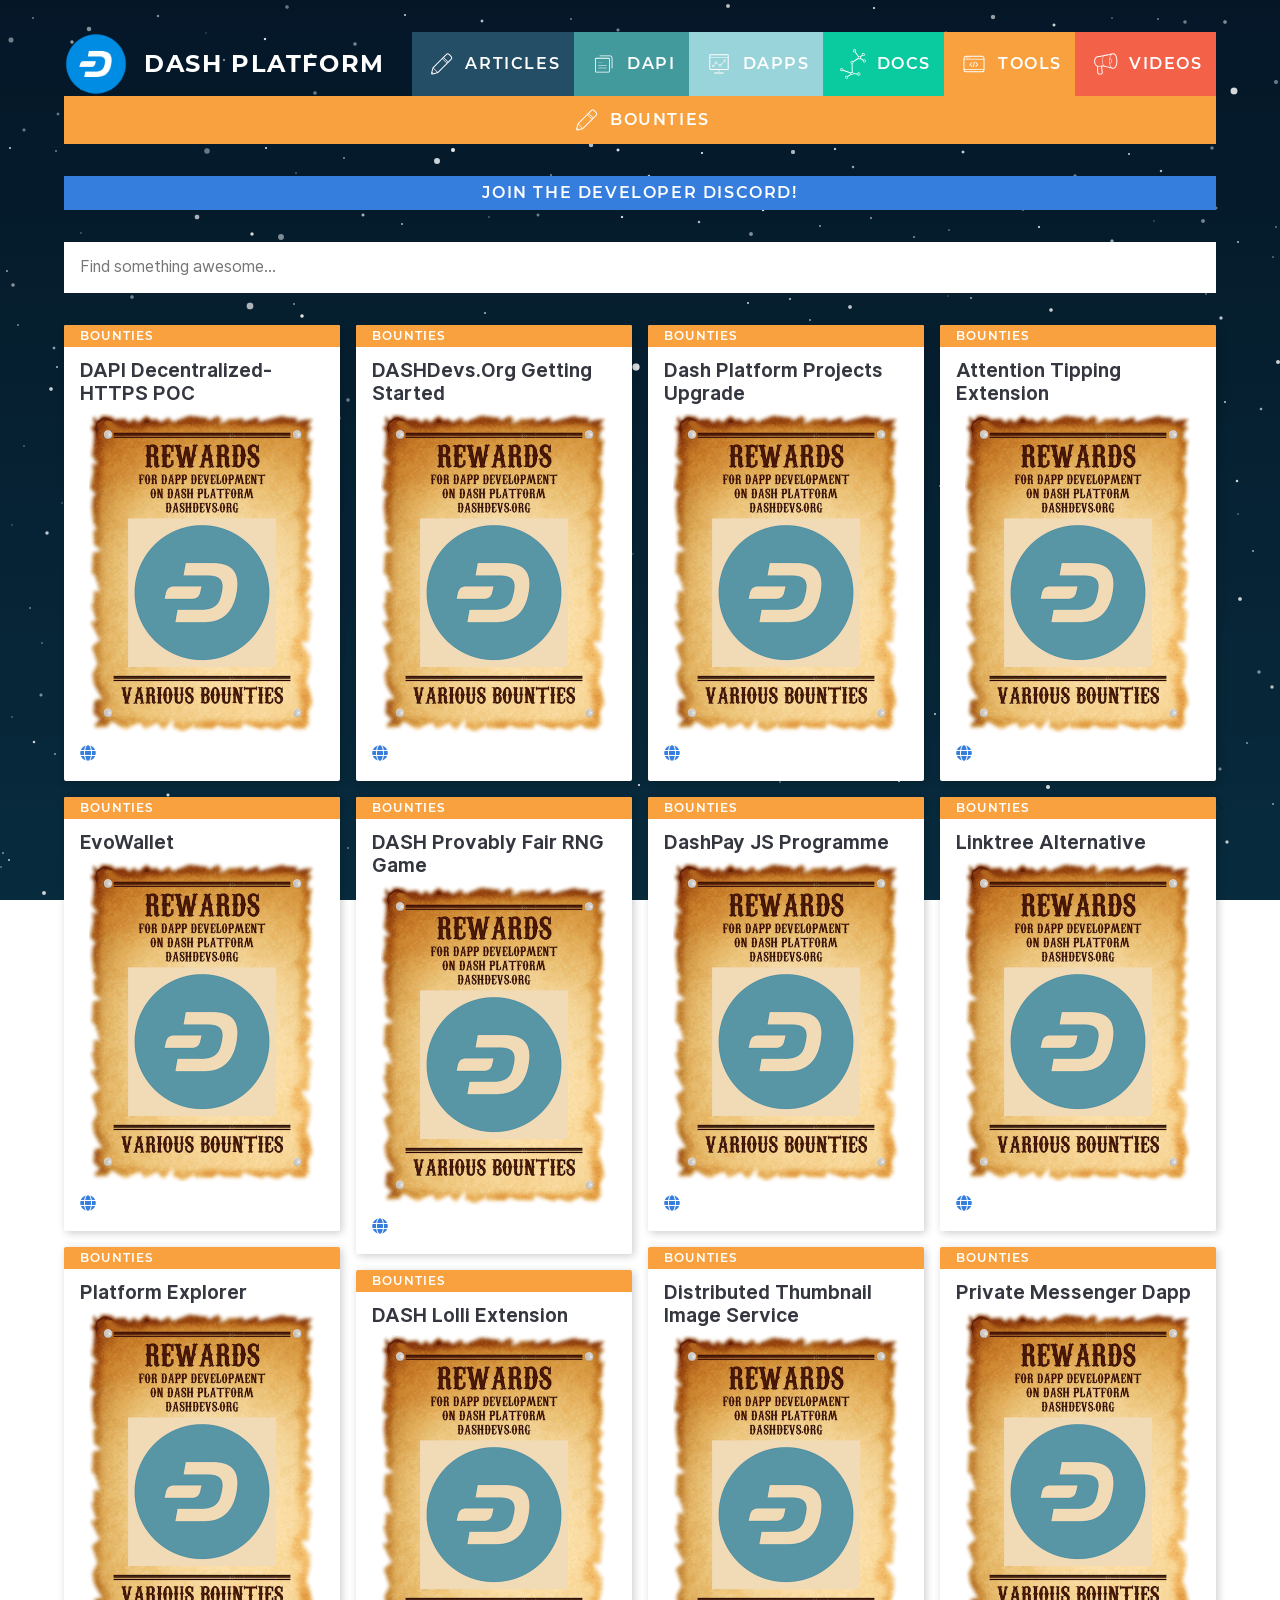
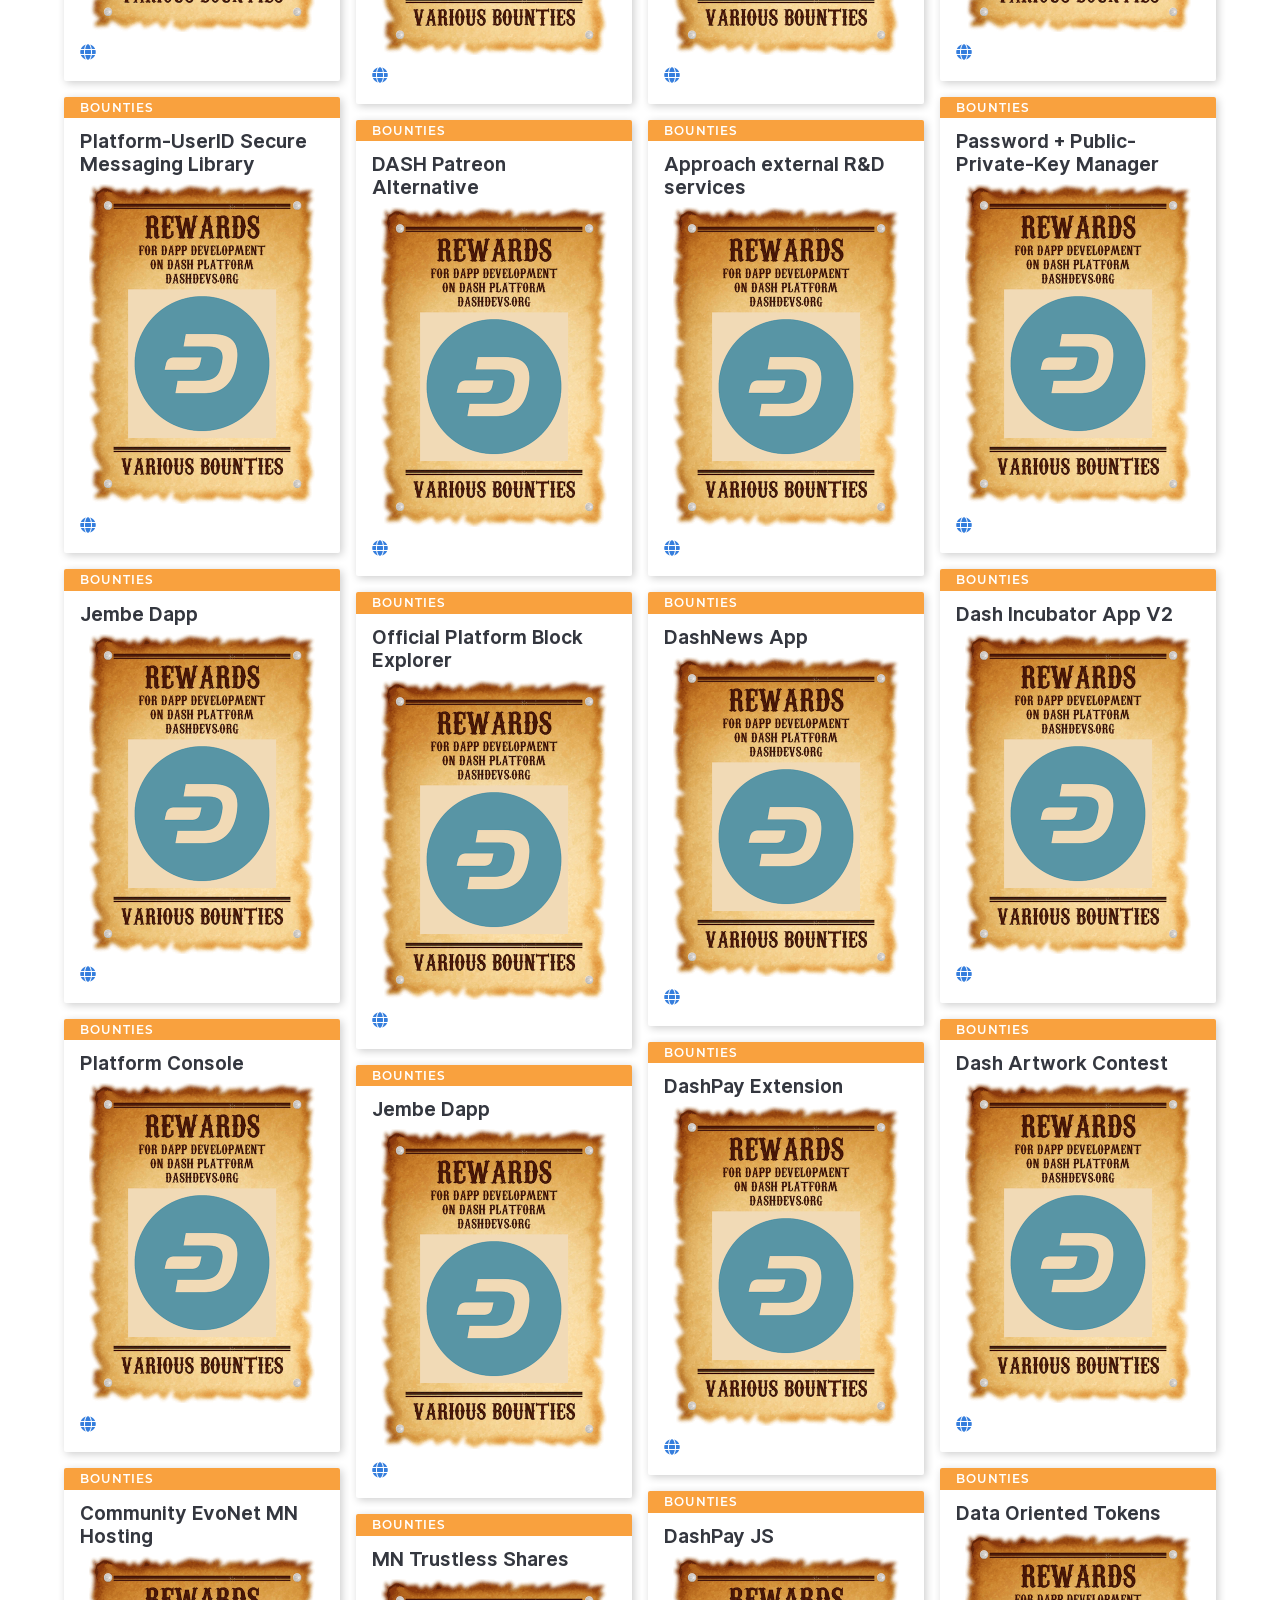
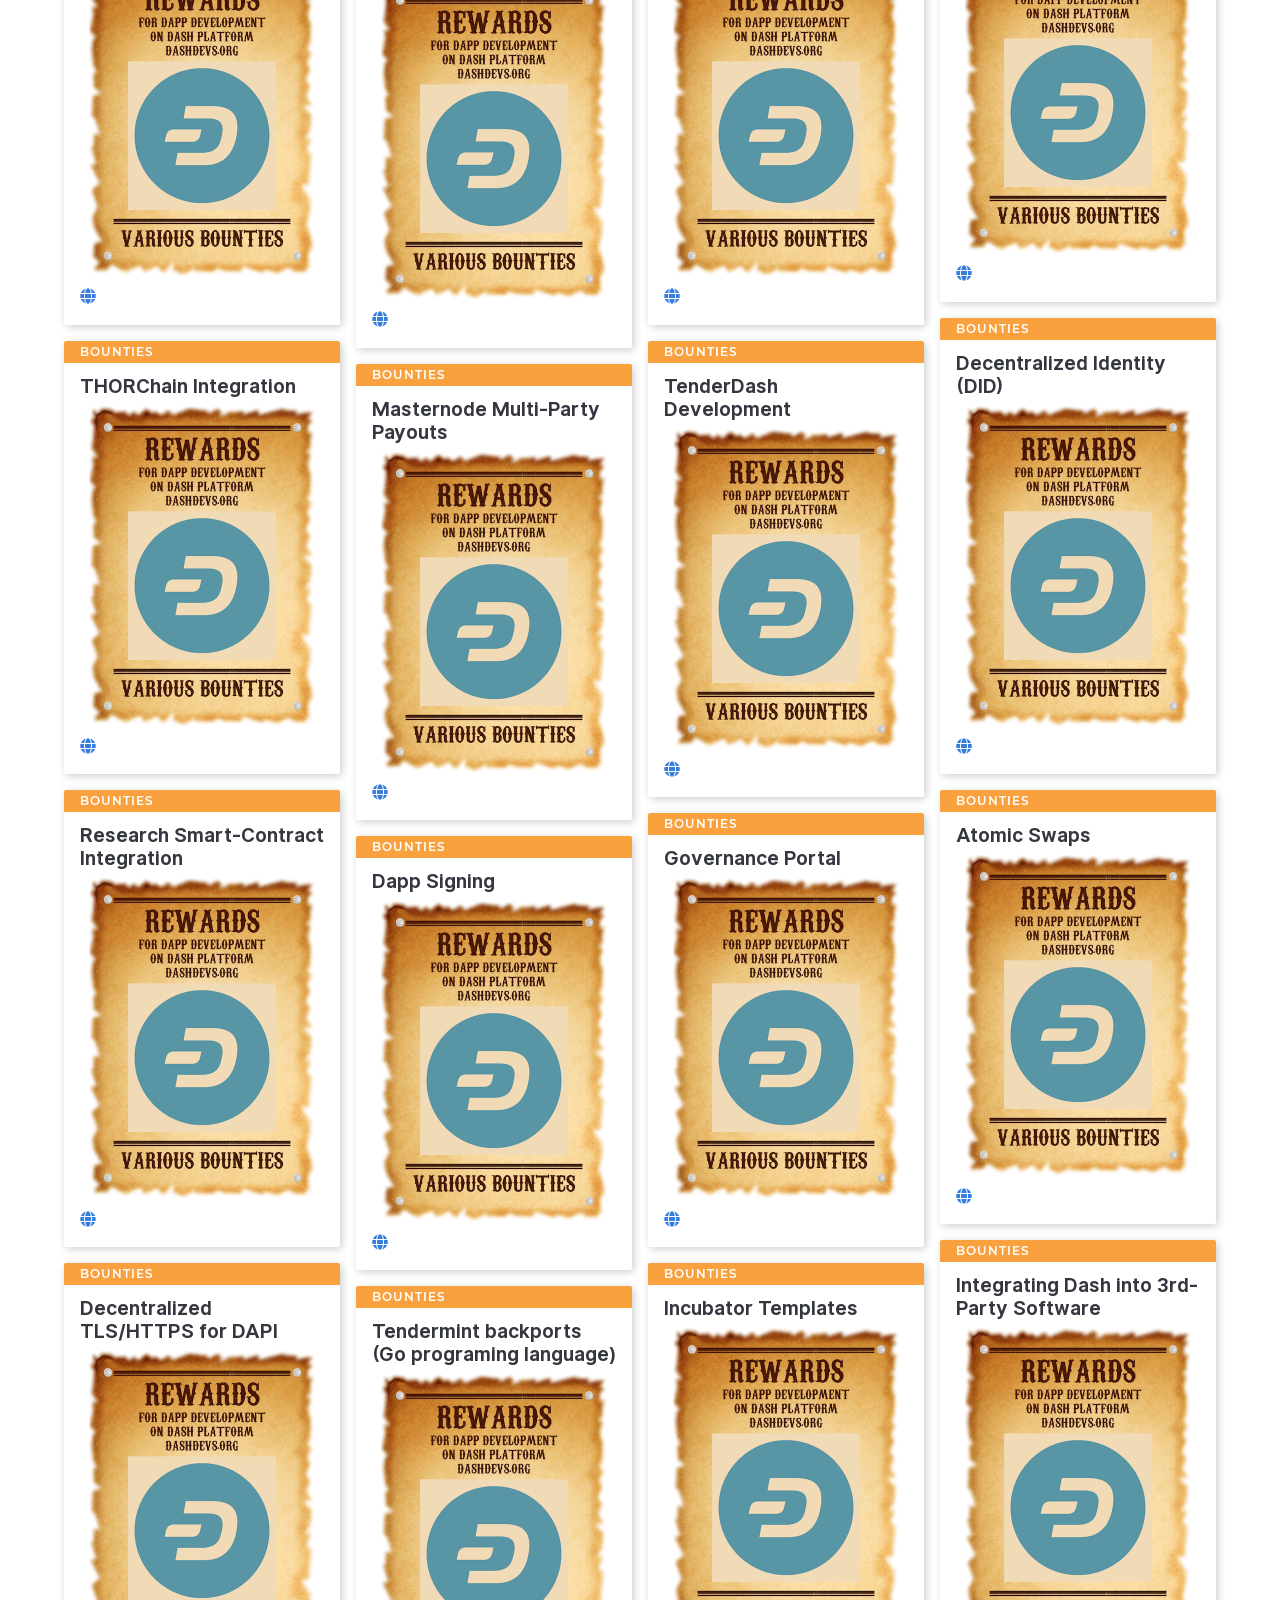
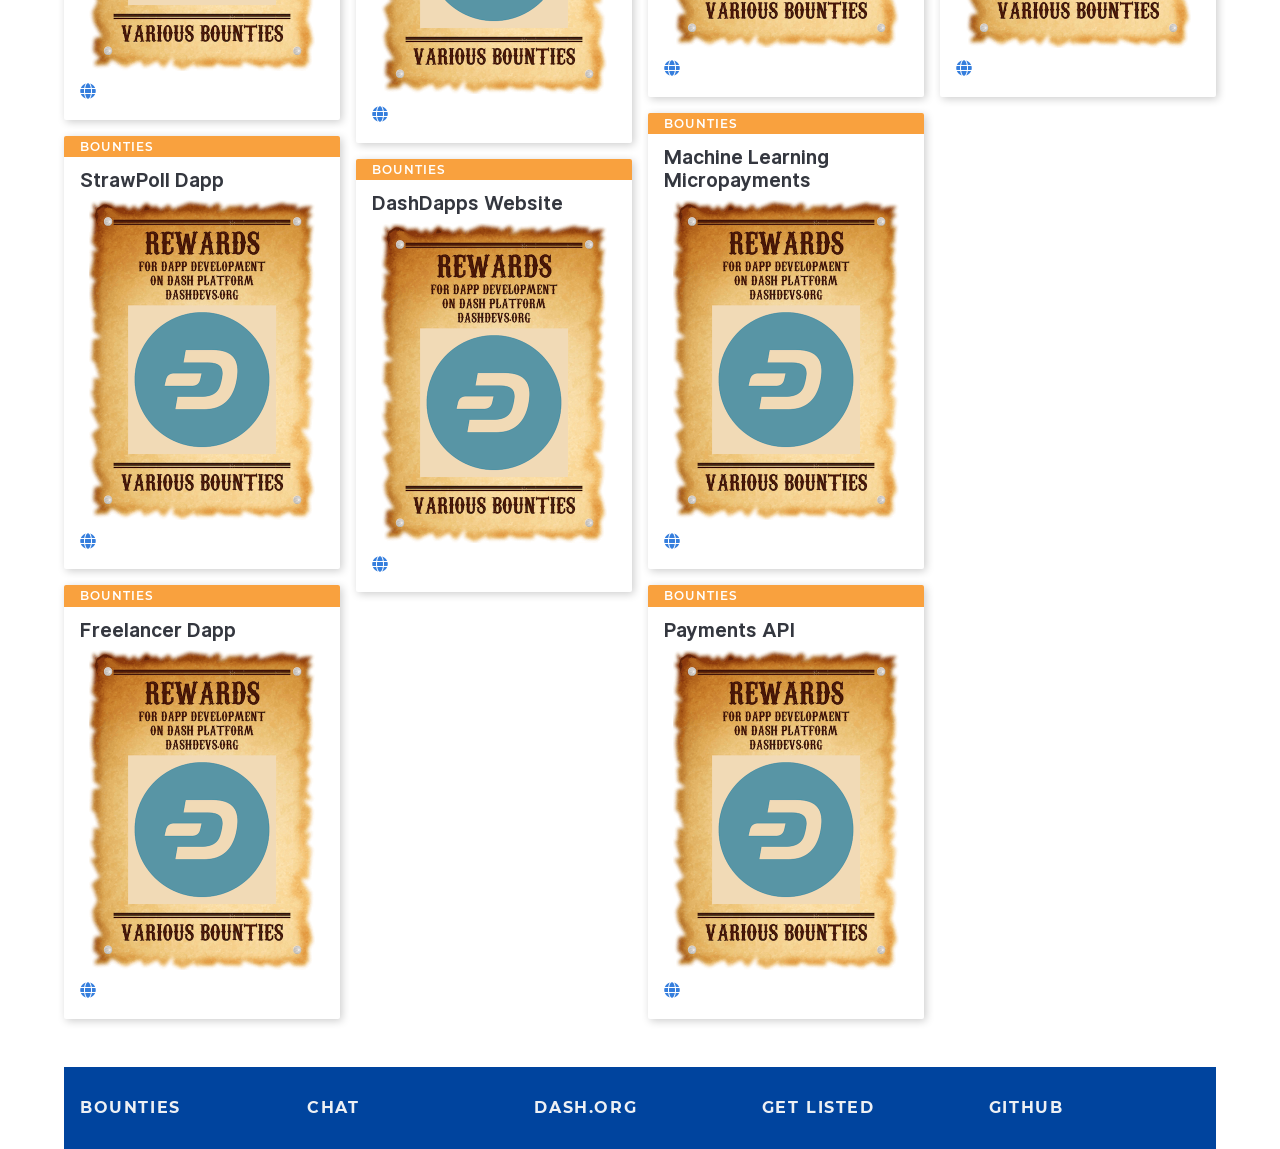
<file: bounties/index.html>
<!doctype html><html lang=en><head><meta charset=utf-8><meta http-equiv=x-ua-compatible content="IE=edge"><meta name=viewport content="width=device-width,initial-scale=1"><title>Bounties</title><meta name=description content="Bounties for Dash Platform tools, resource and Dapps."><link rel=canonical href=../bounties/><meta name=twitter:card content=summary_large_image><meta name=twitter:title content=Bounties><meta name=twitter:description content="Bounties for Dash Platform tools, resource and Dapps."><meta name=twitter:image content=https://dashdevs.org/images/brand/dash_logo_2018_rgb_for_screens.png><meta property=og:locale content=en><meta property=og:title content=Bounties><meta property=og:description content="Bounties for Dash Platform tools, resource and Dapps."><meta property=og:url content=/bounties/><meta property=og:site_name content="Awesome Dash Platform"><meta property=og:image content=https://dashdevs.org/images/brand/dash_logo_2018_rgb_for_screens.png><meta name=msapplication-TileColor content=#0b3a53><meta name=theme-color content=#0b3a53><link rel=manifest href=../manifest.json><link rel="shortcut icon" href=../favicon.ico><link rel=stylesheet href=../app.css></head><body><div class="charcoal sans-serif w-90 mw9 center"><nav class="montserrat mv4 fw6 flex-wrap ttu tracked sans-serif flex flex-between"><a href=../ class="w-100 w-auto-l flex items-center pv3 pv0-l mr3 flex-grow-1 flex items-center justify-center justify-start-l no-underline"><img alt=Dash src=../images/brand/Dash-D-white_on_blue_circle_s.png class="w3 h3 mr3"><h1 class="f3 white">Dash Platform</h1></a><a href=../articles/ class="flex-grow-1 flex items-center justify-center white no-underline pa2 bg-animate dib bg-navy-muted hover-bg-navy"><span class="w2 h2 fill-white mr2"><svg xmlns="http://www.w3.org/2000/svg" viewBox="0 0 100 100"><path d="M82.89 25.64l-6.53-6.53a7.79 7.79.0 0 0-11 .35L23.72 61.1l-4.6 17.19a3.8 3.8.0 0 0 1 3.61 3.74 3.74.0 0 0 2.64 1.1 3.87 3.87.0 0 0 .95-.12l17.19-4.6 41.64-41.64a7.79 7.79.0 0 0 .35-11zM58 31l13 13-2.28 2.28-12.98-12.96zM26 64.21 37.79 76l-11.16 3L23 75.23zM23 80a.8.8.0 0 1-.77-.19A.75.75.0 0 1 22 79l.41-1.54 2 2.09zm16.78-4.8L26.83 62.23l27.49-27.49 12.94 12.94zm40.64-40.68-8 8-12.99-12.89 8.05-8a4.8 4.8.0 0 1 6.76-.35l6.53 6.53a4.8 4.8.0 0 1-.35 6.71z"/></svg></span>Articles</a>
<a href=../dapi/ class="flex-grow-1 flex items-center justify-center white no-underline pa2 bg-animate dib bg-teal-muted hover-bg-teal"><span class="w2 h2 fill-white mr2"><svg xmlns="http://www.w3.org/2000/svg" viewBox="0 0 100 100"><path d="M67.36 30.73H29.1a3.92 3.92.0 0 0-3.91 3.91V72.9a3.92 3.92.0 0 0 3.91 3.91h38.26a3.92 3.92.0 0 0 3.91-3.91V34.64a3.91 3.91.0 0 0-3.91-3.91zm1.31 42.17a1.31 1.31.0 0 1-1.31 1.31H29.1a1.31 1.31.0 0 1-1.31-1.31V34.64a1.31 1.31.0 0 1 1.31-1.31h38.26a1.31 1.31.0 0 1 1.31 1.31z"/><path d="M72.75 23.19h-32.3a1.3 1.3.0 0 0 0 2.6h32.3A4.3 4.3.0 0 1 77 30.08v32.3a1.3 1.3.0 0 0 2.6.0v-32.3a6.9 6.9.0 0 0-6.85-6.89zM35.37 45.68H47.9a.75.75.0 0 0 0-1.5H35.37a.75.75.0 0 0 0 1.5zM61.1 53H35.37a.75.75.0 0 0 0 1.5H61.1a.75.75.0 0 0 0-1.5zm0 8.86H35.37a.75.75.0 1 0 0 1.5H61.1a.75.75.0 1 0 0-1.5z"/></svg></span>DAPI</a>
<a href=../dapps/ class="flex-grow-1 flex items-center justify-center white no-underline pa2 bg-animate dib bg-aqua-muted hover-bg-aqua"><span class="w2 h2 fill-white mr2"><svg xmlns="http://www.w3.org/2000/svg" viewBox="0 0 100 100"><path d="M76.595 19.785h-52.93a3.93 3.93.0 0 0-3.92 3.92v39.12a5.74 5.74.0 0 0 5.73 5.73h23.79v6.25h-9.67a4 4 0 0 0-4 4 3.59 3.59.0 0 0 .08.81l.12.6h28.49l.13-.6a4.28 4.28.0 0 0 .08-.81 4 4 0 0 0-4-4h-9.73v-6.25h25.83a3.67 3.67.0 0 0 3.66-3.67v-41.44a3.67 3.67.0 0 0-3.66-3.66zm-13.61 58.94h-25.95a2.52 2.52.0 0 1 2.56-2.42h20.88a2.51 2.51.0 0 1 2.51 2.42zm-39.32-55.94h52.93a.66.66.0 0 1 .66.66v5.56h-54.51v-5.3a.92.92.0 0 1 .92-.92zm52.93 42.77h-51.12a2.73 2.73.0 0 1-2.73-2.73v-32.29h54.53v34.35a.67.67.0 0 1-.68.67z"/><path d="M68.315 35.735a3.61 3.61.0 0 0-3.61 3.61 3.58 3.58.0 0 0 .74 2.17l-9.77 10.38a3.5 3.5.0 0 0-4.13.46l-7.4-5a3.61 3.61.0 1 0-6.9-1.48 3.58 3.58.0 0 0 .41 1.63l-.06-.05-4.54 5.55a3.57 3.57.0 0 0-1.35-.27 3.62 3.62.0 1 0 2.6 1.11l4.29-5.21a3.53 3.53.0 0 0 2.3.86 3.62 3.62.0 0 0 2.39-.92l7.41 5a3.52 3.52.0 0 0-.37 1.43 3.635 3.635.0 1 0 7.27.0 3.57 3.57.0 0 0-.74-2.16l9.74-10.35a3.49 3.49.0 0 0 1.73.46 3.61 3.61.0 0 0 0-7.22zm-36.61 22.72a2.11 2.11.0 1 1 2.11-2.11 2.12 2.12.0 0 1-2.11 2.11zm9.15-10.45a2.11 2.11.0 1 1 2.11-2.11 2.12 2.12.0 0 1-2.11 2.11zm13.08 9.15a2.11 2.11.0 1 1 2.11-2.15 2.11 2.11.0 0 1-2.11 2.14zm14.38-15.7a2.11 2.11.0 1 1 2.11-2.11 2.11 2.11.0 0 1-2.11 2.11z"/></svg></span>Dapps</a>
<a href=../docs/ class="flex-grow-1 flex items-center justify-center white no-underline pa2 bg-animate dib bg-green-muted hover-bg-green"><span class="w2 h2 fill-white mr2"><svg xmlns="http://www.w3.org/2000/svg" viewBox="0 0 100 100"><path d="M90 39.9a4.75 4.75.0 0 0-5.4-3.9 4.66 4.66.0 0 0-2.18 1l-8.25-5.41a4.59 4.59.0 0 0 .11-2 4.81 4.81.0 0 0-.25-.94l5.3-4.33a1.22 1.22.0 0 0 .17.15 4.67 4.67.0 0 0 2.78.91 4.79 4.79.0 0 0 3.85-2 4.75 4.75.0 0 0-4.58-7.48 4.74 4.74.0 0 0-4 5.43c0 .13.07.26.1.39l-5.59 4.57a4.69 4.69.0 0 0-3.26-.69 4.85 4.85.0 0 0-.63.16L58.16 11.6c.06-.07.12-.12.17-.19a4.68 4.68.0 0 0 .85-3.53 4.76 4.76.0 1 0-4 5.43c.14.0.26-.07.4-.1L65.77 27.5a4.73 4.73.0 0 0-.86 3.5c0 .15.07.29.1.43L50 41.13l-.17-.13a4.73 4.73.0 0 0-3.53-.84 4.75 4.75.0 0 0-.7 9.21l.4 25.88a4.73 4.73.0 0 0-2.14 1.53L19.4 67.92a6.35 6.35.0 0 0 0-.87 4.73 4.73.0 0 0-1.9-3.1 4.75 4.75.0 1 0-2.79 8.59 4.73 4.73.0 0 0 3.71-1.81L42.8 79.6a5 5 0 0 0 .05.86c0 .16.08.31.12.46l-10.3 6.75-.14-.13a4.73 4.73.0 0 0-3.53-.85 4.75 4.75.0 0 0 .73 9.44 4.84 4.84.0 0 0 .75-.06 4.73 4.73.0 0 0 3.94-5.43 3.43 3.43.0 0 0-.11-.46l10.3-6.75a4.64 4.64.0 0 0 3.67 1 4.75 4.75.0 0 0 3.61-2.82l12 1a4.73 4.73.0 1 0 .24-3l-12-1A4.73 4.73.0 0 0 49 75.22l-.4-25.93a4.72 4.72.0 0 0 3.13-5.22c0-.14-.08-.28-.11-.42l15-9.66c.06.0.11.11.17.15a4.7 4.7.0 0 0 3.53.85 4.8 4.8.0 0 0 2.19-1l8.24 5.41a4.74 4.74.0 1 0 9.25.5zM16.88 69.41A2.75 2.75.0 0 1 12 68.22a2.75 2.75.0 0 1 2.28-3.14 3.25 3.25.0 0 1 .44.0 2.73 2.73.0 0 1 1.6.52 2.69 2.69.0 0 1 1.1 1.79 2.73 2.73.0 0 1-.54 2.02zm51.2 9.34a3.11 3.11.0 0 1 .43.0 2.74 2.74.0 0 1 1.61.52 2.69 2.69.0 0 1 1.1 1.73 2.75 2.75.0 1 1-3.14-2.28zM80.07 19A2.74 2.74.0 0 1 85 20.18a2.7 2.7.0 0 1-.49 2 2.75 2.75.0 0 1-3.84.61A2.74 2.74.0 0 1 79.58 21a2.7 2.7.0 0 1 .49-2zm-27.19-8.16a2.74 2.74.0 0 1 1.18-4.93 3.27 3.27.0 0 1 .44.0 2.75 2.75.0 1 1-1.62 5zM32 93a2.75 2.75.0 0 1-3.84.61 2.77 2.77.0 0 1-1.16-1.8 2.73 2.73.0 0 1 .5-2 2.69 2.69.0 0 1 1.79-1.09 2.09 2.09.0 0 1 .43.0 2.68 2.68.0 0 1 1.61.53A2.74 2.74.0 0 1 32 93zm18.29-13.7a2.74 2.74.0 1 1-3.18-2.3 3.13 3.13.0 0 1 .43.0 2.75 2.75.0 0 1 2.71 2.29zm-1-32.86a2.77 2.77.0 0 1-1.8 1.1 2.71 2.71.0 0 1-2-.5 2.74 2.74.0 0 1-1.1-1.79 2.71 2.71.0 0 1 .5-2 2.74 2.74.0 0 1 1.79-1.1 3.11 3.11.0 0 1 .43.0 2.74 2.74.0 0 1 1.61.52 2.69 2.69.0 0 1 1.1 1.8 2.75 2.75.0 0 1-.56 1.96zM70 33a2.75 2.75.0 1 1 2.29-3.14A2.75 2.75.0 0 1 70 33zm15.77 10.35a2.75 2.75.0 0 1-3.14-2.28 2.74 2.74.0 1 1 3.14 2.28z"/></svg></span>Docs</a>
<a href=../tools/ class="flex-grow-1 flex items-center justify-center white no-underline pa2 bg-animate dib bg-yellow-muted hover-bg-yellow"><span class="w2 h2 fill-white mr2"><svg xmlns="http://www.w3.org/2000/svg" viewBox="0 0 100 100"><path d="M75 24H25.11c-4.19.0-8 4.11-8 8.61v35.26a8.29 8.29.0 0 0 8 8.13H75a8.11 8.11.0 0 0 7.87-8.13V32.61C82.91 28.55 79.54 24 75 24zm-49.89 3H75c2.74.0 4.87 3 4.87 5.61v1.32H20.09v-1.32c0-2.83 2.49-5.61 5.02-5.61zm-5 39.59V35.93h59.8v30.66zM75 73H25.11a5.28 5.28.0 0 1-4.95-4.41h59.67A5.09 5.09.0 0 1 75 73z"/><circle cx="26.22" cy="30.54" r="1.33"/><path d="M30.49 31.88a1.34 1.34.0 1 0-1.33-1.34 1.34 1.34.0 0 0 1.33 1.34zm4.28.0a1.34 1.34.0 1 0-1.34-1.34 1.34 1.34.0 0 0 1.34 1.34zm4.4 19.55 5-5a1.28 1.28.0 0 0-1.81-1.81l-5.87 5.88a1.3 1.3.0 0 0 0 1.84l5.87 5.88a1.28 1.28.0 0 0 1.81-1.81zm23.58-.92-5.88-5.88a1.28 1.28.0 1 0-1.8 1.81l5 5-5 5a1.28 1.28.0 1 0 1.8 1.81l5.88-5.88a1.27 1.27.0 0 0 .38-.92 1.31 1.31.0 0 0-.38-.94zM51 42.85A1.38 1.38.0 0 0 49.44 44l-2.37 14.41a1.39 1.39.0 0 0 2.75.45l2.37-14.41a1.39 1.39.0 0 0-1.19-1.6z"/></svg></span>Tools</a>
<a href=../videos/ class="flex-grow-1 flex items-center justify-center white no-underline pa2 bg-animate dib bg-red-muted hover-bg-red"><span class="w2 h2 fill-white mr2"><svg xmlns="http://www.w3.org/2000/svg" viewBox="0 0 100 100"><path d="M76.1 16.42c-.81.0-23.86 4.63-43.07 8.52a13.27 13.27.0 0 1-1.48.16c-4.6.39-15.38 1.3-15.38 16.56.0 9.6 4.68 14.68 9.42 16.42l.06 17.67a7.78 7.78.0 0 0 7.5 7.83c2.93.0 9.79.0 9.79-5.08v-.14L40.93 58h5.2c.65.15 3.4.84 6.55 1.62 20.32 5.05 22.75 5.6 23.26 5.6 7.37.0 12.72-10.19 12.72-24.28.0-14.22-5.28-24.52-12.56-24.52zM46 55a30.82 30.82.0 0 1-3.85-14.81 30.46 30.46.0 0 1 3.75-14.67l-.16-.08c8.34-1.68 16.93-3.4 22.86-4.57-3.17 3.82-5.32 10.3-5.65 17.91.0.68-.05 1.37-.05 2.07v2c.31 7.34 2.31 13.63 5.29 17.51-4.8-1.18-10.77-2.66-14.84-3.68C46.53 55 46.53 55 46.3 55zm30.17-35.58c5.33.09 9.49 9.49 9.49 21.48v.1c0 11.85-4.22 21.15-9.64 21.24-.5-.08-2.5-.55-5.2-1.21-2.48-2.29-4.46-6.39-5.54-11.46 3.08-.09 5.48-3.92 5.48-8.8s-2.38-8.68-5.44-8.77c1.14-5.22 3.25-9.4 5.86-11.6 2.73-.57 4.55-.92 4.99-.98zm-11.12 14h.12c2.22.0 4.09 3.34 4.09 7.3s-1.87 7.31-4.09 7.31H65a41.13 41.13.0 0 1-.58-5.34v-3.77a43.13 43.13.0 0 1 .63-5.46zm-31.9 47.16a4.8 4.8.0 0 1-4.5-4.83l-.06-17.84 9.29-.37 2.06 21c-.08 1.81-3.66 2.04-6.79 2.04zM39.28 55a1.51 1.51.0 0 0-1.11.49v.05l-10 .4a1.4 1.4.0 0 0-.67-.41c-1.39-.36-8.29-2.7-8.29-13.86.0-12.5 8.22-13.19 12.63-13.57a15.6 15.6.0 0 0 1.83-.21l10.43-2.12a31.71 31.71.0 0 0-3.46 14.41A32.29 32.29.0 0 0 44.28 55z"/></svg></span>Videos</a>
<a href=../bounties/ class="flex-grow-1 flex items-center justify-center white no-underline pa2 bg-animate dib bg-yellow-muted hover-bg-yellow"><span class="w2 h2 fill-white mr2"><svg xmlns="http://www.w3.org/2000/svg" viewBox="0 0 100 100"><path d="M82.89 25.64l-6.53-6.53a7.79 7.79.0 0 0-11 .35L23.72 61.1l-4.6 17.19a3.8 3.8.0 0 0 1 3.61 3.74 3.74.0 0 0 2.64 1.1 3.87 3.87.0 0 0 .95-.12l17.19-4.6 41.64-41.64a7.79 7.79.0 0 0 .35-11zM58 31l13 13-2.28 2.28-12.98-12.96zM26 64.21 37.79 76l-11.16 3L23 75.23zM23 80a.8.8.0 0 1-.77-.19A.75.75.0 0 1 22 79l.41-1.54 2 2.09zm16.78-4.8L26.83 62.23l27.49-27.49 12.94 12.94zm40.64-40.68-8 8-12.99-12.89 8.05-8a4.8 4.8.0 0 1 6.76-.35l6.53 6.53a4.8 4.8.0 0 1-.35 6.71z"/></svg></span>Bounties</a></nav><nav class="montserrat mv4 fw6 flex-wrap ttu tracked sans-serif flex flex-between"><a href=https://discord.gg/mU79ZWx target=_blank class="flex-grow-1 flex items-center justify-center white no-underline pa2 bg-animate dib bg-blue hover-aqua">Join the Developer Discord!</a></nav><div class="mv2 dn" id=search><input placeholder="Find something awesome..." class="input-reset outline-0 bn pa3 mb2 db w-100 center focus-outline dn" type=text></div><main class="CardContainer mv4"><article data-ref=0 class="Card dib bg-white shadow-4 br1 dark-gray b--black-10 ma2"><div class="bg-navy ttu fw6 tracked montserrat bg-yellow-muted br1 br--top white pv1 ph2 ph3-ns f7 b w-100">Bounties</div><div class="pa2 ph3-ns pb3-ns flex flex-column flex-grow-1"><div class="dt w-100 mt1"><div class=dtc><a target=_blank class="no-underline charcoal" href=https://trello.com/c/99FAe1iC/39-dapi-decentralized-https-poc><h1 class="f5 f4-ns mv0">DAPI Decentralized-HTTPS POC</h1></a></div></div><div class="mt2 tc"><a target=_blank class="no-underline charcoal" href=https://trello.com/c/99FAe1iC/39-dapi-decentralized-https-poc><img class=br2 src=../images/bounties/bounty.png style=max-height:20em></a></div><div class="flex pt2 mt-auto align-center justify-begin"><a href=https://trello.com/c/99FAe1iC/39-dapi-decentralized-https-poc target=_blank alt=Website title=Website><svg class="w1 h1 mr2 fill-blue" xmlns="http://www.w3.org/2000/svg" viewBox="0 0 496 512"><path d="M336.5 160C322 70.7 287.8 8 248 8s-74 62.7-88.5 152h177zM152 256c0 22.2 1.2 43.5 3.3 64h185.3c2.1-20.5 3.3-41.8 3.3-64s-1.2-43.5-3.3-64H155.3c-2.1 20.5-3.3 41.8-3.3 64zm324.7-96c-28.6-67.9-86.5-120.4-158-141.6 24.4 33.8 41.2 84.7 50 141.6h108zM177.2 18.4C105.8 39.6 47.8 92.1 19.3 160h108c8.7-56.9 25.5-107.8 49.9-141.6zM487.4 192H372.7c2.1 21 3.3 42.5 3.3 64s-1.2 43-3.3 64h114.6c5.5-20.5 8.6-41.8 8.6-64s-3.1-43.5-8.5-64zM120 256c0-21.5 1.2-43 3.3-64H8.6C3.2 212.5.0 233.8.0 256s3.2 43.5 8.6 64h114.6c-2-21-3.2-42.5-3.2-64zm39.5 96c14.5 89.3 48.7 152 88.5 152s74-62.7 88.5-152h-177zm159.3 141.6c71.4-21.2 129.4-73.7 158-141.6h-108c-8.8 56.9-25.6 107.8-50 141.6zM19.3 352c28.6 67.9 86.5 120.4 158 141.6-24.4-33.8-41.2-84.7-50-141.6h-108z"/></svg></a></div></div></article><article data-ref=1 class="Card dib bg-white shadow-4 br1 dark-gray b--black-10 ma2"><div class="bg-navy ttu fw6 tracked montserrat bg-yellow-muted br1 br--top white pv1 ph2 ph3-ns f7 b w-100">Bounties</div><div class="pa2 ph3-ns pb3-ns flex flex-column flex-grow-1"><div class="dt w-100 mt1"><div class=dtc><a target=_blank class="no-underline charcoal" href=https://trello.com/c/MJrfbOp3/33-evowallet><h1 class="f5 f4-ns mv0">EvoWallet</h1></a></div></div><div class="mt2 tc"><a target=_blank class="no-underline charcoal" href=https://trello.com/c/MJrfbOp3/33-evowallet><img class=br2 src=../images/bounties/bounty.png style=max-height:20em></a></div><div class="flex pt2 mt-auto align-center justify-begin"><a href=https://trello.com/c/MJrfbOp3/33-evowallet target=_blank alt=Website title=Website><svg class="w1 h1 mr2 fill-blue" xmlns="http://www.w3.org/2000/svg" viewBox="0 0 496 512"><path d="M336.5 160C322 70.7 287.8 8 248 8s-74 62.7-88.5 152h177zM152 256c0 22.2 1.2 43.5 3.3 64h185.3c2.1-20.5 3.3-41.8 3.3-64s-1.2-43.5-3.3-64H155.3c-2.1 20.5-3.3 41.8-3.3 64zm324.7-96c-28.6-67.9-86.5-120.4-158-141.6 24.4 33.8 41.2 84.7 50 141.6h108zM177.2 18.4C105.8 39.6 47.8 92.1 19.3 160h108c8.7-56.9 25.5-107.8 49.9-141.6zM487.4 192H372.7c2.1 21 3.3 42.5 3.3 64s-1.2 43-3.3 64h114.6c5.5-20.5 8.6-41.8 8.6-64s-3.1-43.5-8.5-64zM120 256c0-21.5 1.2-43 3.3-64H8.6C3.2 212.5.0 233.8.0 256s3.2 43.5 8.6 64h114.6c-2-21-3.2-42.5-3.2-64zm39.5 96c14.5 89.3 48.7 152 88.5 152s74-62.7 88.5-152h-177zm159.3 141.6c71.4-21.2 129.4-73.7 158-141.6h-108c-8.8 56.9-25.6 107.8-50 141.6zM19.3 352c28.6 67.9 86.5 120.4 158 141.6-24.4-33.8-41.2-84.7-50-141.6h-108z"/></svg></a></div></div></article><article data-ref=2 class="Card dib bg-white shadow-4 br1 dark-gray b--black-10 ma2"><div class="bg-navy ttu fw6 tracked montserrat bg-yellow-muted br1 br--top white pv1 ph2 ph3-ns f7 b w-100">Bounties</div><div class="pa2 ph3-ns pb3-ns flex flex-column flex-grow-1"><div class="dt w-100 mt1"><div class=dtc><a target=_blank class="no-underline charcoal" href=https://trello.com/c/ezAfj6lG/18-platform-explorer><h1 class="f5 f4-ns mv0">Platform Explorer</h1></a></div></div><div class="mt2 tc"><a target=_blank class="no-underline charcoal" href=https://trello.com/c/ezAfj6lG/18-platform-explorer><img class=br2 src=../images/bounties/bounty.png style=max-height:20em></a></div><div class="flex pt2 mt-auto align-center justify-begin"><a href=https://trello.com/c/ezAfj6lG/18-platform-explorer target=_blank alt=Website title=Website><svg class="w1 h1 mr2 fill-blue" xmlns="http://www.w3.org/2000/svg" viewBox="0 0 496 512"><path d="M336.5 160C322 70.7 287.8 8 248 8s-74 62.7-88.5 152h177zM152 256c0 22.2 1.2 43.5 3.3 64h185.3c2.1-20.5 3.3-41.8 3.3-64s-1.2-43.5-3.3-64H155.3c-2.1 20.5-3.3 41.8-3.3 64zm324.7-96c-28.6-67.9-86.5-120.4-158-141.6 24.4 33.8 41.2 84.7 50 141.6h108zM177.2 18.4C105.8 39.6 47.8 92.1 19.3 160h108c8.7-56.9 25.5-107.8 49.9-141.6zM487.4 192H372.7c2.1 21 3.3 42.5 3.3 64s-1.2 43-3.3 64h114.6c5.5-20.5 8.6-41.8 8.6-64s-3.1-43.5-8.5-64zM120 256c0-21.5 1.2-43 3.3-64H8.6C3.2 212.5.0 233.8.0 256s3.2 43.5 8.6 64h114.6c-2-21-3.2-42.5-3.2-64zm39.5 96c14.5 89.3 48.7 152 88.5 152s74-62.7 88.5-152h-177zm159.3 141.6c71.4-21.2 129.4-73.7 158-141.6h-108c-8.8 56.9-25.6 107.8-50 141.6zM19.3 352c28.6 67.9 86.5 120.4 158 141.6-24.4-33.8-41.2-84.7-50-141.6h-108z"/></svg></a></div></div></article><article data-ref=3 class="Card dib bg-white shadow-4 br1 dark-gray b--black-10 ma2"><div class="bg-navy ttu fw6 tracked montserrat bg-yellow-muted br1 br--top white pv1 ph2 ph3-ns f7 b w-100">Bounties</div><div class="pa2 ph3-ns pb3-ns flex flex-column flex-grow-1"><div class="dt w-100 mt1"><div class=dtc><a target=_blank class="no-underline charcoal" href=https://trello.com/c/qPtO4KF9/42-platform-userid-secure-messaging-library><h1 class="f5 f4-ns mv0">Platform-UserID Secure Messaging Library</h1></a></div></div><div class="mt2 tc"><a target=_blank class="no-underline charcoal" href=https://trello.com/c/qPtO4KF9/42-platform-userid-secure-messaging-library><img class=br2 src=../images/bounties/bounty.png style=max-height:20em></a></div><div class="flex pt2 mt-auto align-center justify-begin"><a href=https://trello.com/c/qPtO4KF9/42-platform-userid-secure-messaging-library target=_blank alt=Website title=Website><svg class="w1 h1 mr2 fill-blue" xmlns="http://www.w3.org/2000/svg" viewBox="0 0 496 512"><path d="M336.5 160C322 70.7 287.8 8 248 8s-74 62.7-88.5 152h177zM152 256c0 22.2 1.2 43.5 3.3 64h185.3c2.1-20.5 3.3-41.8 3.3-64s-1.2-43.5-3.3-64H155.3c-2.1 20.5-3.3 41.8-3.3 64zm324.7-96c-28.6-67.9-86.5-120.4-158-141.6 24.4 33.8 41.2 84.7 50 141.6h108zM177.2 18.4C105.8 39.6 47.8 92.1 19.3 160h108c8.7-56.9 25.5-107.8 49.9-141.6zM487.4 192H372.7c2.1 21 3.3 42.5 3.3 64s-1.2 43-3.3 64h114.6c5.5-20.5 8.6-41.8 8.6-64s-3.1-43.5-8.5-64zM120 256c0-21.5 1.2-43 3.3-64H8.6C3.2 212.5.0 233.8.0 256s3.2 43.5 8.6 64h114.6c-2-21-3.2-42.5-3.2-64zm39.5 96c14.5 89.3 48.7 152 88.5 152s74-62.7 88.5-152h-177zm159.3 141.6c71.4-21.2 129.4-73.7 158-141.6h-108c-8.8 56.9-25.6 107.8-50 141.6zM19.3 352c28.6 67.9 86.5 120.4 158 141.6-24.4-33.8-41.2-84.7-50-141.6h-108z"/></svg></a></div></div></article><article data-ref=4 class="Card dib bg-white shadow-4 br1 dark-gray b--black-10 ma2"><div class="bg-navy ttu fw6 tracked montserrat bg-yellow-muted br1 br--top white pv1 ph2 ph3-ns f7 b w-100">Bounties</div><div class="pa2 ph3-ns pb3-ns flex flex-column flex-grow-1"><div class="dt w-100 mt1"><div class=dtc><a target=_blank class="no-underline charcoal" href=https://trello.com/c/Kzn8JX12/12-jembe-dapp><h1 class="f5 f4-ns mv0">Jembe Dapp</h1></a></div></div><div class="mt2 tc"><a target=_blank class="no-underline charcoal" href=https://trello.com/c/Kzn8JX12/12-jembe-dapp><img class=br2 src=../images/bounties/bounty.png style=max-height:20em></a></div><div class="flex pt2 mt-auto align-center justify-begin"><a href=https://trello.com/c/Kzn8JX12/12-jembe-dapp target=_blank alt=Website title=Website><svg class="w1 h1 mr2 fill-blue" xmlns="http://www.w3.org/2000/svg" viewBox="0 0 496 512"><path d="M336.5 160C322 70.7 287.8 8 248 8s-74 62.7-88.5 152h177zM152 256c0 22.2 1.2 43.5 3.3 64h185.3c2.1-20.5 3.3-41.8 3.3-64s-1.2-43.5-3.3-64H155.3c-2.1 20.5-3.3 41.8-3.3 64zm324.7-96c-28.6-67.9-86.5-120.4-158-141.6 24.4 33.8 41.2 84.7 50 141.6h108zM177.2 18.4C105.8 39.6 47.8 92.1 19.3 160h108c8.7-56.9 25.5-107.8 49.9-141.6zM487.4 192H372.7c2.1 21 3.3 42.5 3.3 64s-1.2 43-3.3 64h114.6c5.5-20.5 8.6-41.8 8.6-64s-3.1-43.5-8.5-64zM120 256c0-21.5 1.2-43 3.3-64H8.6C3.2 212.5.0 233.8.0 256s3.2 43.5 8.6 64h114.6c-2-21-3.2-42.5-3.2-64zm39.5 96c14.5 89.3 48.7 152 88.5 152s74-62.7 88.5-152h-177zm159.3 141.6c71.4-21.2 129.4-73.7 158-141.6h-108c-8.8 56.9-25.6 107.8-50 141.6zM19.3 352c28.6 67.9 86.5 120.4 158 141.6-24.4-33.8-41.2-84.7-50-141.6h-108z"/></svg></a></div></div></article><article data-ref=5 class="Card dib bg-white shadow-4 br1 dark-gray b--black-10 ma2"><div class="bg-navy ttu fw6 tracked montserrat bg-yellow-muted br1 br--top white pv1 ph2 ph3-ns f7 b w-100">Bounties</div><div class="pa2 ph3-ns pb3-ns flex flex-column flex-grow-1"><div class="dt w-100 mt1"><div class=dtc><a target=_blank class="no-underline charcoal" href=https://trello.com/c/Xezls3IC/9-platform-console><h1 class="f5 f4-ns mv0">Platform Console</h1></a></div></div><div class="mt2 tc"><a target=_blank class="no-underline charcoal" href=https://trello.com/c/Xezls3IC/9-platform-console><img class=br2 src=../images/bounties/bounty.png style=max-height:20em></a></div><div class="flex pt2 mt-auto align-center justify-begin"><a href=https://trello.com/c/Xezls3IC/9-platform-console target=_blank alt=Website title=Website><svg class="w1 h1 mr2 fill-blue" xmlns="http://www.w3.org/2000/svg" viewBox="0 0 496 512"><path d="M336.5 160C322 70.7 287.8 8 248 8s-74 62.7-88.5 152h177zM152 256c0 22.2 1.2 43.5 3.3 64h185.3c2.1-20.5 3.3-41.8 3.3-64s-1.2-43.5-3.3-64H155.3c-2.1 20.5-3.3 41.8-3.3 64zm324.7-96c-28.6-67.9-86.5-120.4-158-141.6 24.4 33.8 41.2 84.7 50 141.6h108zM177.2 18.4C105.8 39.6 47.8 92.1 19.3 160h108c8.7-56.9 25.5-107.8 49.9-141.6zM487.4 192H372.7c2.1 21 3.3 42.5 3.3 64s-1.2 43-3.3 64h114.6c5.5-20.5 8.6-41.8 8.6-64s-3.1-43.5-8.5-64zM120 256c0-21.5 1.2-43 3.3-64H8.6C3.2 212.5.0 233.8.0 256s3.2 43.5 8.6 64h114.6c-2-21-3.2-42.5-3.2-64zm39.5 96c14.5 89.3 48.7 152 88.5 152s74-62.7 88.5-152h-177zm159.3 141.6c71.4-21.2 129.4-73.7 158-141.6h-108c-8.8 56.9-25.6 107.8-50 141.6zM19.3 352c28.6 67.9 86.5 120.4 158 141.6-24.4-33.8-41.2-84.7-50-141.6h-108z"/></svg></a></div></div></article><article data-ref=6 class="Card dib bg-white shadow-4 br1 dark-gray b--black-10 ma2"><div class="bg-navy ttu fw6 tracked montserrat bg-yellow-muted br1 br--top white pv1 ph2 ph3-ns f7 b w-100">Bounties</div><div class="pa2 ph3-ns pb3-ns flex flex-column flex-grow-1"><div class="dt w-100 mt1"><div class=dtc><a target=_blank class="no-underline charcoal" href=https://trello.com/c/rzjc7eY1/26-community-evonet-mn-hosting><h1 class="f5 f4-ns mv0">Community EvoNet MN Hosting</h1></a></div></div><div class="mt2 tc"><a target=_blank class="no-underline charcoal" href=https://trello.com/c/rzjc7eY1/26-community-evonet-mn-hosting><img class=br2 src=../images/bounties/bounty.png style=max-height:20em></a></div><div class="flex pt2 mt-auto align-center justify-begin"><a href=https://trello.com/c/rzjc7eY1/26-community-evonet-mn-hosting target=_blank alt=Website title=Website><svg class="w1 h1 mr2 fill-blue" xmlns="http://www.w3.org/2000/svg" viewBox="0 0 496 512"><path d="M336.5 160C322 70.7 287.8 8 248 8s-74 62.7-88.5 152h177zM152 256c0 22.2 1.2 43.5 3.3 64h185.3c2.1-20.5 3.3-41.8 3.3-64s-1.2-43.5-3.3-64H155.3c-2.1 20.5-3.3 41.8-3.3 64zm324.7-96c-28.6-67.9-86.5-120.4-158-141.6 24.4 33.8 41.2 84.7 50 141.6h108zM177.2 18.4C105.8 39.6 47.8 92.1 19.3 160h108c8.7-56.9 25.5-107.8 49.9-141.6zM487.4 192H372.7c2.1 21 3.3 42.5 3.3 64s-1.2 43-3.3 64h114.6c5.5-20.5 8.6-41.8 8.6-64s-3.1-43.5-8.5-64zM120 256c0-21.5 1.2-43 3.3-64H8.6C3.2 212.5.0 233.8.0 256s3.2 43.5 8.6 64h114.6c-2-21-3.2-42.5-3.2-64zm39.5 96c14.5 89.3 48.7 152 88.5 152s74-62.7 88.5-152h-177zm159.3 141.6c71.4-21.2 129.4-73.7 158-141.6h-108c-8.8 56.9-25.6 107.8-50 141.6zM19.3 352c28.6 67.9 86.5 120.4 158 141.6-24.4-33.8-41.2-84.7-50-141.6h-108z"/></svg></a></div></div></article><article data-ref=7 class="Card dib bg-white shadow-4 br1 dark-gray b--black-10 ma2"><div class="bg-navy ttu fw6 tracked montserrat bg-yellow-muted br1 br--top white pv1 ph2 ph3-ns f7 b w-100">Bounties</div><div class="pa2 ph3-ns pb3-ns flex flex-column flex-grow-1"><div class="dt w-100 mt1"><div class=dtc><a target=_blank class="no-underline charcoal" href=https://trello.com/c/CDKTVi9x/152-thorchain-integration><h1 class="f5 f4-ns mv0">THORChain Integration</h1></a></div></div><div class="mt2 tc"><a target=_blank class="no-underline charcoal" href=https://trello.com/c/CDKTVi9x/152-thorchain-integration><img class=br2 src=../images/bounties/bounty.png style=max-height:20em></a></div><div class="flex pt2 mt-auto align-center justify-begin"><a href=https://trello.com/c/CDKTVi9x/152-thorchain-integration target=_blank alt=Website title=Website><svg class="w1 h1 mr2 fill-blue" xmlns="http://www.w3.org/2000/svg" viewBox="0 0 496 512"><path d="M336.5 160C322 70.7 287.8 8 248 8s-74 62.7-88.5 152h177zM152 256c0 22.2 1.2 43.5 3.3 64h185.3c2.1-20.5 3.3-41.8 3.3-64s-1.2-43.5-3.3-64H155.3c-2.1 20.5-3.3 41.8-3.3 64zm324.7-96c-28.6-67.9-86.5-120.4-158-141.6 24.4 33.8 41.2 84.7 50 141.6h108zM177.2 18.4C105.8 39.6 47.8 92.1 19.3 160h108c8.7-56.9 25.5-107.8 49.9-141.6zM487.4 192H372.7c2.1 21 3.3 42.5 3.3 64s-1.2 43-3.3 64h114.6c5.5-20.5 8.6-41.8 8.6-64s-3.1-43.5-8.5-64zM120 256c0-21.5 1.2-43 3.3-64H8.6C3.2 212.5.0 233.8.0 256s3.2 43.5 8.6 64h114.6c-2-21-3.2-42.5-3.2-64zm39.5 96c14.5 89.3 48.7 152 88.5 152s74-62.7 88.5-152h-177zm159.3 141.6c71.4-21.2 129.4-73.7 158-141.6h-108c-8.8 56.9-25.6 107.8-50 141.6zM19.3 352c28.6 67.9 86.5 120.4 158 141.6-24.4-33.8-41.2-84.7-50-141.6h-108z"/></svg></a></div></div></article><article data-ref=8 class="Card dib bg-white shadow-4 br1 dark-gray b--black-10 ma2"><div class="bg-navy ttu fw6 tracked montserrat bg-yellow-muted br1 br--top white pv1 ph2 ph3-ns f7 b w-100">Bounties</div><div class="pa2 ph3-ns pb3-ns flex flex-column flex-grow-1"><div class="dt w-100 mt1"><div class=dtc><a target=_blank class="no-underline charcoal" href=https://trello.com/c/VqEmk1dh/53-research-smart-contract-integration><h1 class="f5 f4-ns mv0">Research Smart-Contract Integration</h1></a></div></div><div class="mt2 tc"><a target=_blank class="no-underline charcoal" href=https://trello.com/c/VqEmk1dh/53-research-smart-contract-integration><img class=br2 src=../images/bounties/bounty.png style=max-height:20em></a></div><div class="flex pt2 mt-auto align-center justify-begin"><a href=https://trello.com/c/VqEmk1dh/53-research-smart-contract-integration target=_blank alt=Website title=Website><svg class="w1 h1 mr2 fill-blue" xmlns="http://www.w3.org/2000/svg" viewBox="0 0 496 512"><path d="M336.5 160C322 70.7 287.8 8 248 8s-74 62.7-88.5 152h177zM152 256c0 22.2 1.2 43.5 3.3 64h185.3c2.1-20.5 3.3-41.8 3.3-64s-1.2-43.5-3.3-64H155.3c-2.1 20.5-3.3 41.8-3.3 64zm324.7-96c-28.6-67.9-86.5-120.4-158-141.6 24.4 33.8 41.2 84.7 50 141.6h108zM177.2 18.4C105.8 39.6 47.8 92.1 19.3 160h108c8.7-56.9 25.5-107.8 49.9-141.6zM487.4 192H372.7c2.1 21 3.3 42.5 3.3 64s-1.2 43-3.3 64h114.6c5.5-20.5 8.6-41.8 8.6-64s-3.1-43.5-8.5-64zM120 256c0-21.5 1.2-43 3.3-64H8.6C3.2 212.5.0 233.8.0 256s3.2 43.5 8.6 64h114.6c-2-21-3.2-42.5-3.2-64zm39.5 96c14.5 89.3 48.7 152 88.5 152s74-62.7 88.5-152h-177zm159.3 141.6c71.4-21.2 129.4-73.7 158-141.6h-108c-8.8 56.9-25.6 107.8-50 141.6zM19.3 352c28.6 67.9 86.5 120.4 158 141.6-24.4-33.8-41.2-84.7-50-141.6h-108z"/></svg></a></div></div></article><article data-ref=9 class="Card dib bg-white shadow-4 br1 dark-gray b--black-10 ma2"><div class="bg-navy ttu fw6 tracked montserrat bg-yellow-muted br1 br--top white pv1 ph2 ph3-ns f7 b w-100">Bounties</div><div class="pa2 ph3-ns pb3-ns flex flex-column flex-grow-1"><div class="dt w-100 mt1"><div class=dtc><a target=_blank class="no-underline charcoal" href=https://trello.com/c/99FAe1iC/39-decentralized-tls-https-for-dapi><h1 class="f5 f4-ns mv0">Decentralized TLS/HTTPS for DAPI</h1></a></div></div><div class="mt2 tc"><a target=_blank class="no-underline charcoal" href=https://trello.com/c/99FAe1iC/39-decentralized-tls-https-for-dapi><img class=br2 src=../images/bounties/bounty.png style=max-height:20em></a></div><div class="flex pt2 mt-auto align-center justify-begin"><a href=https://trello.com/c/99FAe1iC/39-decentralized-tls-https-for-dapi target=_blank alt=Website title=Website><svg class="w1 h1 mr2 fill-blue" xmlns="http://www.w3.org/2000/svg" viewBox="0 0 496 512"><path d="M336.5 160C322 70.7 287.8 8 248 8s-74 62.7-88.5 152h177zM152 256c0 22.2 1.2 43.5 3.3 64h185.3c2.1-20.5 3.3-41.8 3.3-64s-1.2-43.5-3.3-64H155.3c-2.1 20.5-3.3 41.8-3.3 64zm324.7-96c-28.6-67.9-86.5-120.4-158-141.6 24.4 33.8 41.2 84.7 50 141.6h108zM177.2 18.4C105.8 39.6 47.8 92.1 19.3 160h108c8.7-56.9 25.5-107.8 49.9-141.6zM487.4 192H372.7c2.1 21 3.3 42.5 3.3 64s-1.2 43-3.3 64h114.6c5.5-20.5 8.6-41.8 8.6-64s-3.1-43.5-8.5-64zM120 256c0-21.5 1.2-43 3.3-64H8.6C3.2 212.5.0 233.8.0 256s3.2 43.5 8.6 64h114.6c-2-21-3.2-42.5-3.2-64zm39.5 96c14.5 89.3 48.7 152 88.5 152s74-62.7 88.5-152h-177zm159.3 141.6c71.4-21.2 129.4-73.7 158-141.6h-108c-8.8 56.9-25.6 107.8-50 141.6zM19.3 352c28.6 67.9 86.5 120.4 158 141.6-24.4-33.8-41.2-84.7-50-141.6h-108z"/></svg></a></div></div></article><article data-ref=10 class="Card dib bg-white shadow-4 br1 dark-gray b--black-10 ma2"><div class="bg-navy ttu fw6 tracked montserrat bg-yellow-muted br1 br--top white pv1 ph2 ph3-ns f7 b w-100">Bounties</div><div class="pa2 ph3-ns pb3-ns flex flex-column flex-grow-1"><div class="dt w-100 mt1"><div class=dtc><a target=_blank class="no-underline charcoal" href=https://trello.com/c/HxGanCjQ/146-strawpoll-dapp><h1 class="f5 f4-ns mv0">StrawPoll Dapp</h1></a></div></div><div class="mt2 tc"><a target=_blank class="no-underline charcoal" href=https://trello.com/c/HxGanCjQ/146-strawpoll-dapp><img class=br2 src=../images/bounties/bounty.png style=max-height:20em></a></div><div class="flex pt2 mt-auto align-center justify-begin"><a href=https://trello.com/c/HxGanCjQ/146-strawpoll-dapp target=_blank alt=Website title=Website><svg class="w1 h1 mr2 fill-blue" xmlns="http://www.w3.org/2000/svg" viewBox="0 0 496 512"><path d="M336.5 160C322 70.7 287.8 8 248 8s-74 62.7-88.5 152h177zM152 256c0 22.2 1.2 43.5 3.3 64h185.3c2.1-20.5 3.3-41.8 3.3-64s-1.2-43.5-3.3-64H155.3c-2.1 20.5-3.3 41.8-3.3 64zm324.7-96c-28.6-67.9-86.5-120.4-158-141.6 24.4 33.8 41.2 84.7 50 141.6h108zM177.2 18.4C105.8 39.6 47.8 92.1 19.3 160h108c8.7-56.9 25.5-107.8 49.9-141.6zM487.4 192H372.7c2.1 21 3.3 42.5 3.3 64s-1.2 43-3.3 64h114.6c5.5-20.5 8.6-41.8 8.6-64s-3.1-43.5-8.5-64zM120 256c0-21.5 1.2-43 3.3-64H8.6C3.2 212.5.0 233.8.0 256s3.2 43.5 8.6 64h114.6c-2-21-3.2-42.5-3.2-64zm39.5 96c14.5 89.3 48.7 152 88.5 152s74-62.7 88.5-152h-177zm159.3 141.6c71.4-21.2 129.4-73.7 158-141.6h-108c-8.8 56.9-25.6 107.8-50 141.6zM19.3 352c28.6 67.9 86.5 120.4 158 141.6-24.4-33.8-41.2-84.7-50-141.6h-108z"/></svg></a></div></div></article><article data-ref=11 class="Card dib bg-white shadow-4 br1 dark-gray b--black-10 ma2"><div class="bg-navy ttu fw6 tracked montserrat bg-yellow-muted br1 br--top white pv1 ph2 ph3-ns f7 b w-100">Bounties</div><div class="pa2 ph3-ns pb3-ns flex flex-column flex-grow-1"><div class="dt w-100 mt1"><div class=dtc><a target=_blank class="no-underline charcoal" href=https://trello.com/c/xHKvn8xW/138-freelancer-dapp><h1 class="f5 f4-ns mv0">Freelancer Dapp</h1></a></div></div><div class="mt2 tc"><a target=_blank class="no-underline charcoal" href=https://trello.com/c/xHKvn8xW/138-freelancer-dapp><img class=br2 src=../images/bounties/bounty.png style=max-height:20em></a></div><div class="flex pt2 mt-auto align-center justify-begin"><a href=https://trello.com/c/xHKvn8xW/138-freelancer-dapp target=_blank alt=Website title=Website><svg class="w1 h1 mr2 fill-blue" xmlns="http://www.w3.org/2000/svg" viewBox="0 0 496 512"><path d="M336.5 160C322 70.7 287.8 8 248 8s-74 62.7-88.5 152h177zM152 256c0 22.2 1.2 43.5 3.3 64h185.3c2.1-20.5 3.3-41.8 3.3-64s-1.2-43.5-3.3-64H155.3c-2.1 20.5-3.3 41.8-3.3 64zm324.7-96c-28.6-67.9-86.5-120.4-158-141.6 24.4 33.8 41.2 84.7 50 141.6h108zM177.2 18.4C105.8 39.6 47.8 92.1 19.3 160h108c8.7-56.9 25.5-107.8 49.9-141.6zM487.4 192H372.7c2.1 21 3.3 42.5 3.3 64s-1.2 43-3.3 64h114.6c5.5-20.5 8.6-41.8 8.6-64s-3.1-43.5-8.5-64zM120 256c0-21.5 1.2-43 3.3-64H8.6C3.2 212.5.0 233.8.0 256s3.2 43.5 8.6 64h114.6c-2-21-3.2-42.5-3.2-64zm39.5 96c14.5 89.3 48.7 152 88.5 152s74-62.7 88.5-152h-177zm159.3 141.6c71.4-21.2 129.4-73.7 158-141.6h-108c-8.8 56.9-25.6 107.8-50 141.6zM19.3 352c28.6 67.9 86.5 120.4 158 141.6-24.4-33.8-41.2-84.7-50-141.6h-108z"/></svg></a></div></div></article><article data-ref=12 class="Card dib bg-white shadow-4 br1 dark-gray b--black-10 ma2"><div class="bg-navy ttu fw6 tracked montserrat bg-yellow-muted br1 br--top white pv1 ph2 ph3-ns f7 b w-100">Bounties</div><div class="pa2 ph3-ns pb3-ns flex flex-column flex-grow-1"><div class="dt w-100 mt1"><div class=dtc><a target=_blank class="no-underline charcoal" href=https://trello.com/c/pxG8kpDr/147-dashdevsorg-getting-started><h1 class="f5 f4-ns mv0">DASHDevs.Org Getting Started</h1></a></div></div><div class="mt2 tc"><a target=_blank class="no-underline charcoal" href=https://trello.com/c/pxG8kpDr/147-dashdevsorg-getting-started><img class=br2 src=../images/bounties/bounty.png style=max-height:20em></a></div><div class="flex pt2 mt-auto align-center justify-begin"><a href=https://trello.com/c/pxG8kpDr/147-dashdevsorg-getting-started target=_blank alt=Website title=Website><svg class="w1 h1 mr2 fill-blue" xmlns="http://www.w3.org/2000/svg" viewBox="0 0 496 512"><path d="M336.5 160C322 70.7 287.8 8 248 8s-74 62.7-88.5 152h177zM152 256c0 22.2 1.2 43.5 3.3 64h185.3c2.1-20.5 3.3-41.8 3.3-64s-1.2-43.5-3.3-64H155.3c-2.1 20.5-3.3 41.8-3.3 64zm324.7-96c-28.6-67.9-86.5-120.4-158-141.6 24.4 33.8 41.2 84.7 50 141.6h108zM177.2 18.4C105.8 39.6 47.8 92.1 19.3 160h108c8.7-56.9 25.5-107.8 49.9-141.6zM487.4 192H372.7c2.1 21 3.3 42.5 3.3 64s-1.2 43-3.3 64h114.6c5.5-20.5 8.6-41.8 8.6-64s-3.1-43.5-8.5-64zM120 256c0-21.5 1.2-43 3.3-64H8.6C3.2 212.5.0 233.8.0 256s3.2 43.5 8.6 64h114.6c-2-21-3.2-42.5-3.2-64zm39.5 96c14.5 89.3 48.7 152 88.5 152s74-62.7 88.5-152h-177zm159.3 141.6c71.4-21.2 129.4-73.7 158-141.6h-108c-8.8 56.9-25.6 107.8-50 141.6zM19.3 352c28.6 67.9 86.5 120.4 158 141.6-24.4-33.8-41.2-84.7-50-141.6h-108z"/></svg></a></div></div></article><article data-ref=13 class="Card dib bg-white shadow-4 br1 dark-gray b--black-10 ma2"><div class="bg-navy ttu fw6 tracked montserrat bg-yellow-muted br1 br--top white pv1 ph2 ph3-ns f7 b w-100">Bounties</div><div class="pa2 ph3-ns pb3-ns flex flex-column flex-grow-1"><div class="dt w-100 mt1"><div class=dtc><a target=_blank class="no-underline charcoal" href=https://trello.com/c/AsywEE5W/148-dash-provably-fair-rng-game><h1 class="f5 f4-ns mv0">DASH Provably Fair RNG Game</h1></a></div></div><div class="mt2 tc"><a target=_blank class="no-underline charcoal" href=https://trello.com/c/AsywEE5W/148-dash-provably-fair-rng-game><img class=br2 src=../images/bounties/bounty.png style=max-height:20em></a></div><div class="flex pt2 mt-auto align-center justify-begin"><a href=https://trello.com/c/AsywEE5W/148-dash-provably-fair-rng-game target=_blank alt=Website title=Website><svg class="w1 h1 mr2 fill-blue" xmlns="http://www.w3.org/2000/svg" viewBox="0 0 496 512"><path d="M336.5 160C322 70.7 287.8 8 248 8s-74 62.7-88.5 152h177zM152 256c0 22.2 1.2 43.5 3.3 64h185.3c2.1-20.5 3.3-41.8 3.3-64s-1.2-43.5-3.3-64H155.3c-2.1 20.5-3.3 41.8-3.3 64zm324.7-96c-28.6-67.9-86.5-120.4-158-141.6 24.4 33.8 41.2 84.7 50 141.6h108zM177.2 18.4C105.8 39.6 47.8 92.1 19.3 160h108c8.7-56.9 25.5-107.8 49.9-141.6zM487.4 192H372.7c2.1 21 3.3 42.5 3.3 64s-1.2 43-3.3 64h114.6c5.5-20.5 8.6-41.8 8.6-64s-3.1-43.5-8.5-64zM120 256c0-21.5 1.2-43 3.3-64H8.6C3.2 212.5.0 233.8.0 256s3.2 43.5 8.6 64h114.6c-2-21-3.2-42.5-3.2-64zm39.5 96c14.5 89.3 48.7 152 88.5 152s74-62.7 88.5-152h-177zm159.3 141.6c71.4-21.2 129.4-73.7 158-141.6h-108c-8.8 56.9-25.6 107.8-50 141.6zM19.3 352c28.6 67.9 86.5 120.4 158 141.6-24.4-33.8-41.2-84.7-50-141.6h-108z"/></svg></a></div></div></article><article data-ref=14 class="Card dib bg-white shadow-4 br1 dark-gray b--black-10 ma2"><div class="bg-navy ttu fw6 tracked montserrat bg-yellow-muted br1 br--top white pv1 ph2 ph3-ns f7 b w-100">Bounties</div><div class="pa2 ph3-ns pb3-ns flex flex-column flex-grow-1"><div class="dt w-100 mt1"><div class=dtc><a target=_blank class="no-underline charcoal" href=https://trello.com/c/dg5arOrq/153-dash-lolli-extension><h1 class="f5 f4-ns mv0">DASH Lolli Extension</h1></a></div></div><div class="mt2 tc"><a target=_blank class="no-underline charcoal" href=https://trello.com/c/dg5arOrq/153-dash-lolli-extension><img class=br2 src=../images/bounties/bounty.png style=max-height:20em></a></div><div class="flex pt2 mt-auto align-center justify-begin"><a href=https://trello.com/c/dg5arOrq/153-dash-lolli-extension target=_blank alt=Website title=Website><svg class="w1 h1 mr2 fill-blue" xmlns="http://www.w3.org/2000/svg" viewBox="0 0 496 512"><path d="M336.5 160C322 70.7 287.8 8 248 8s-74 62.7-88.5 152h177zM152 256c0 22.2 1.2 43.5 3.3 64h185.3c2.1-20.5 3.3-41.8 3.3-64s-1.2-43.5-3.3-64H155.3c-2.1 20.5-3.3 41.8-3.3 64zm324.7-96c-28.6-67.9-86.5-120.4-158-141.6 24.4 33.8 41.2 84.7 50 141.6h108zM177.2 18.4C105.8 39.6 47.8 92.1 19.3 160h108c8.7-56.9 25.5-107.8 49.9-141.6zM487.4 192H372.7c2.1 21 3.3 42.5 3.3 64s-1.2 43-3.3 64h114.6c5.5-20.5 8.6-41.8 8.6-64s-3.1-43.5-8.5-64zM120 256c0-21.5 1.2-43 3.3-64H8.6C3.2 212.5.0 233.8.0 256s3.2 43.5 8.6 64h114.6c-2-21-3.2-42.5-3.2-64zm39.5 96c14.5 89.3 48.7 152 88.5 152s74-62.7 88.5-152h-177zm159.3 141.6c71.4-21.2 129.4-73.7 158-141.6h-108c-8.8 56.9-25.6 107.8-50 141.6zM19.3 352c28.6 67.9 86.5 120.4 158 141.6-24.4-33.8-41.2-84.7-50-141.6h-108z"/></svg></a></div></div></article><article data-ref=15 class="Card dib bg-white shadow-4 br1 dark-gray b--black-10 ma2"><div class="bg-navy ttu fw6 tracked montserrat bg-yellow-muted br1 br--top white pv1 ph2 ph3-ns f7 b w-100">Bounties</div><div class="pa2 ph3-ns pb3-ns flex flex-column flex-grow-1"><div class="dt w-100 mt1"><div class=dtc><a target=_blank class="no-underline charcoal" href=https://trello.com/c/JaCCRWky/125-dash-patreon-alternative><h1 class="f5 f4-ns mv0">DASH Patreon Alternative</h1></a></div></div><div class="mt2 tc"><a target=_blank class="no-underline charcoal" href=https://trello.com/c/JaCCRWky/125-dash-patreon-alternative><img class=br2 src=../images/bounties/bounty.png style=max-height:20em></a></div><div class="flex pt2 mt-auto align-center justify-begin"><a href=https://trello.com/c/JaCCRWky/125-dash-patreon-alternative target=_blank alt=Website title=Website><svg class="w1 h1 mr2 fill-blue" xmlns="http://www.w3.org/2000/svg" viewBox="0 0 496 512"><path d="M336.5 160C322 70.7 287.8 8 248 8s-74 62.7-88.5 152h177zM152 256c0 22.2 1.2 43.5 3.3 64h185.3c2.1-20.5 3.3-41.8 3.3-64s-1.2-43.5-3.3-64H155.3c-2.1 20.5-3.3 41.8-3.3 64zm324.7-96c-28.6-67.9-86.5-120.4-158-141.6 24.4 33.8 41.2 84.7 50 141.6h108zM177.2 18.4C105.8 39.6 47.8 92.1 19.3 160h108c8.7-56.9 25.5-107.8 49.9-141.6zM487.4 192H372.7c2.1 21 3.3 42.5 3.3 64s-1.2 43-3.3 64h114.6c5.5-20.5 8.6-41.8 8.6-64s-3.1-43.5-8.5-64zM120 256c0-21.5 1.2-43 3.3-64H8.6C3.2 212.5.0 233.8.0 256s3.2 43.5 8.6 64h114.6c-2-21-3.2-42.5-3.2-64zm39.5 96c14.5 89.3 48.7 152 88.5 152s74-62.7 88.5-152h-177zm159.3 141.6c71.4-21.2 129.4-73.7 158-141.6h-108c-8.8 56.9-25.6 107.8-50 141.6zM19.3 352c28.6 67.9 86.5 120.4 158 141.6-24.4-33.8-41.2-84.7-50-141.6h-108z"/></svg></a></div></div></article><article data-ref=16 class="Card dib bg-white shadow-4 br1 dark-gray b--black-10 ma2"><div class="bg-navy ttu fw6 tracked montserrat bg-yellow-muted br1 br--top white pv1 ph2 ph3-ns f7 b w-100">Bounties</div><div class="pa2 ph3-ns pb3-ns flex flex-column flex-grow-1"><div class="dt w-100 mt1"><div class=dtc><a target=_blank class="no-underline charcoal" href=https://trello.com/c/M5phs7NJ/119-official-platform-block-explorer><h1 class="f5 f4-ns mv0">Official Platform Block Explorer</h1></a></div></div><div class="mt2 tc"><a target=_blank class="no-underline charcoal" href=https://trello.com/c/M5phs7NJ/119-official-platform-block-explorer><img class=br2 src=../images/bounties/bounty.png style=max-height:20em></a></div><div class="flex pt2 mt-auto align-center justify-begin"><a href=https://trello.com/c/M5phs7NJ/119-official-platform-block-explorer target=_blank alt=Website title=Website><svg class="w1 h1 mr2 fill-blue" xmlns="http://www.w3.org/2000/svg" viewBox="0 0 496 512"><path d="M336.5 160C322 70.7 287.8 8 248 8s-74 62.7-88.5 152h177zM152 256c0 22.2 1.2 43.5 3.3 64h185.3c2.1-20.5 3.3-41.8 3.3-64s-1.2-43.5-3.3-64H155.3c-2.1 20.5-3.3 41.8-3.3 64zm324.7-96c-28.6-67.9-86.5-120.4-158-141.6 24.4 33.8 41.2 84.7 50 141.6h108zM177.2 18.4C105.8 39.6 47.8 92.1 19.3 160h108c8.7-56.9 25.5-107.8 49.9-141.6zM487.4 192H372.7c2.1 21 3.3 42.5 3.3 64s-1.2 43-3.3 64h114.6c5.5-20.5 8.6-41.8 8.6-64s-3.1-43.5-8.5-64zM120 256c0-21.5 1.2-43 3.3-64H8.6C3.2 212.5.0 233.8.0 256s3.2 43.5 8.6 64h114.6c-2-21-3.2-42.5-3.2-64zm39.5 96c14.5 89.3 48.7 152 88.5 152s74-62.7 88.5-152h-177zm159.3 141.6c71.4-21.2 129.4-73.7 158-141.6h-108c-8.8 56.9-25.6 107.8-50 141.6zM19.3 352c28.6 67.9 86.5 120.4 158 141.6-24.4-33.8-41.2-84.7-50-141.6h-108z"/></svg></a></div></div></article><article data-ref=17 class="Card dib bg-white shadow-4 br1 dark-gray b--black-10 ma2"><div class="bg-navy ttu fw6 tracked montserrat bg-yellow-muted br1 br--top white pv1 ph2 ph3-ns f7 b w-100">Bounties</div><div class="pa2 ph3-ns pb3-ns flex flex-column flex-grow-1"><div class="dt w-100 mt1"><div class=dtc><a target=_blank class="no-underline charcoal" href=https://trello.com/c/Kzn8JX12/12-jembe-dapp><h1 class="f5 f4-ns mv0">Jembe Dapp</h1></a></div></div><div class="mt2 tc"><a target=_blank class="no-underline charcoal" href=https://trello.com/c/Kzn8JX12/12-jembe-dapp><img class=br2 src=../images/bounties/bounty.png style=max-height:20em></a></div><div class="flex pt2 mt-auto align-center justify-begin"><a href=https://trello.com/c/Kzn8JX12/12-jembe-dapp target=_blank alt=Website title=Website><svg class="w1 h1 mr2 fill-blue" xmlns="http://www.w3.org/2000/svg" viewBox="0 0 496 512"><path d="M336.5 160C322 70.7 287.8 8 248 8s-74 62.7-88.5 152h177zM152 256c0 22.2 1.2 43.5 3.3 64h185.3c2.1-20.5 3.3-41.8 3.3-64s-1.2-43.5-3.3-64H155.3c-2.1 20.5-3.3 41.8-3.3 64zm324.7-96c-28.6-67.9-86.5-120.4-158-141.6 24.4 33.8 41.2 84.7 50 141.6h108zM177.2 18.4C105.8 39.6 47.8 92.1 19.3 160h108c8.7-56.9 25.5-107.8 49.9-141.6zM487.4 192H372.7c2.1 21 3.3 42.5 3.3 64s-1.2 43-3.3 64h114.6c5.5-20.5 8.6-41.8 8.6-64s-3.1-43.5-8.5-64zM120 256c0-21.5 1.2-43 3.3-64H8.6C3.2 212.5.0 233.8.0 256s3.2 43.5 8.6 64h114.6c-2-21-3.2-42.5-3.2-64zm39.5 96c14.5 89.3 48.7 152 88.5 152s74-62.7 88.5-152h-177zm159.3 141.6c71.4-21.2 129.4-73.7 158-141.6h-108c-8.8 56.9-25.6 107.8-50 141.6zM19.3 352c28.6 67.9 86.5 120.4 158 141.6-24.4-33.8-41.2-84.7-50-141.6h-108z"/></svg></a></div></div></article><article data-ref=18 class="Card dib bg-white shadow-4 br1 dark-gray b--black-10 ma2"><div class="bg-navy ttu fw6 tracked montserrat bg-yellow-muted br1 br--top white pv1 ph2 ph3-ns f7 b w-100">Bounties</div><div class="pa2 ph3-ns pb3-ns flex flex-column flex-grow-1"><div class="dt w-100 mt1"><div class=dtc><a target=_blank class="no-underline charcoal" href=https://trello.com/c/Y3MRKnPj/127-mn-trustless-shares><h1 class="f5 f4-ns mv0">MN Trustless Shares</h1></a></div></div><div class="mt2 tc"><a target=_blank class="no-underline charcoal" href=https://trello.com/c/Y3MRKnPj/127-mn-trustless-shares><img class=br2 src=../images/bounties/bounty.png style=max-height:20em></a></div><div class="flex pt2 mt-auto align-center justify-begin"><a href=https://trello.com/c/Y3MRKnPj/127-mn-trustless-shares target=_blank alt=Website title=Website><svg class="w1 h1 mr2 fill-blue" xmlns="http://www.w3.org/2000/svg" viewBox="0 0 496 512"><path d="M336.5 160C322 70.7 287.8 8 248 8s-74 62.7-88.5 152h177zM152 256c0 22.2 1.2 43.5 3.3 64h185.3c2.1-20.5 3.3-41.8 3.3-64s-1.2-43.5-3.3-64H155.3c-2.1 20.5-3.3 41.8-3.3 64zm324.7-96c-28.6-67.9-86.5-120.4-158-141.6 24.4 33.8 41.2 84.7 50 141.6h108zM177.2 18.4C105.8 39.6 47.8 92.1 19.3 160h108c8.7-56.9 25.5-107.8 49.9-141.6zM487.4 192H372.7c2.1 21 3.3 42.5 3.3 64s-1.2 43-3.3 64h114.6c5.5-20.5 8.6-41.8 8.6-64s-3.1-43.5-8.5-64zM120 256c0-21.5 1.2-43 3.3-64H8.6C3.2 212.5.0 233.8.0 256s3.2 43.5 8.6 64h114.6c-2-21-3.2-42.5-3.2-64zm39.5 96c14.5 89.3 48.7 152 88.5 152s74-62.7 88.5-152h-177zm159.3 141.6c71.4-21.2 129.4-73.7 158-141.6h-108c-8.8 56.9-25.6 107.8-50 141.6zM19.3 352c28.6 67.9 86.5 120.4 158 141.6-24.4-33.8-41.2-84.7-50-141.6h-108z"/></svg></a></div></div></article><article data-ref=19 class="Card dib bg-white shadow-4 br1 dark-gray b--black-10 ma2"><div class="bg-navy ttu fw6 tracked montserrat bg-yellow-muted br1 br--top white pv1 ph2 ph3-ns f7 b w-100">Bounties</div><div class="pa2 ph3-ns pb3-ns flex flex-column flex-grow-1"><div class="dt w-100 mt1"><div class=dtc><a target=_blank class="no-underline charcoal" href=https://trello.com/c/iGoVoTb3/107-masternode-multi-party-payouts><h1 class="f5 f4-ns mv0">Masternode Multi-Party Payouts</h1></a></div></div><div class="mt2 tc"><a target=_blank class="no-underline charcoal" href=https://trello.com/c/iGoVoTb3/107-masternode-multi-party-payouts><img class=br2 src=../images/bounties/bounty.png style=max-height:20em></a></div><div class="flex pt2 mt-auto align-center justify-begin"><a href=https://trello.com/c/iGoVoTb3/107-masternode-multi-party-payouts target=_blank alt=Website title=Website><svg class="w1 h1 mr2 fill-blue" xmlns="http://www.w3.org/2000/svg" viewBox="0 0 496 512"><path d="M336.5 160C322 70.7 287.8 8 248 8s-74 62.7-88.5 152h177zM152 256c0 22.2 1.2 43.5 3.3 64h185.3c2.1-20.5 3.3-41.8 3.3-64s-1.2-43.5-3.3-64H155.3c-2.1 20.5-3.3 41.8-3.3 64zm324.7-96c-28.6-67.9-86.5-120.4-158-141.6 24.4 33.8 41.2 84.7 50 141.6h108zM177.2 18.4C105.8 39.6 47.8 92.1 19.3 160h108c8.7-56.9 25.5-107.8 49.9-141.6zM487.4 192H372.7c2.1 21 3.3 42.5 3.3 64s-1.2 43-3.3 64h114.6c5.5-20.5 8.6-41.8 8.6-64s-3.1-43.5-8.5-64zM120 256c0-21.5 1.2-43 3.3-64H8.6C3.2 212.5.0 233.8.0 256s3.2 43.5 8.6 64h114.6c-2-21-3.2-42.5-3.2-64zm39.5 96c14.5 89.3 48.7 152 88.5 152s74-62.7 88.5-152h-177zm159.3 141.6c71.4-21.2 129.4-73.7 158-141.6h-108c-8.8 56.9-25.6 107.8-50 141.6zM19.3 352c28.6 67.9 86.5 120.4 158 141.6-24.4-33.8-41.2-84.7-50-141.6h-108z"/></svg></a></div></div></article><article data-ref=20 class="Card dib bg-white shadow-4 br1 dark-gray b--black-10 ma2"><div class="bg-navy ttu fw6 tracked montserrat bg-yellow-muted br1 br--top white pv1 ph2 ph3-ns f7 b w-100">Bounties</div><div class="pa2 ph3-ns pb3-ns flex flex-column flex-grow-1"><div class="dt w-100 mt1"><div class=dtc><a target=_blank class="no-underline charcoal" href=https://trello.com/c/JvbLYmew/76-dapp-signing><h1 class="f5 f4-ns mv0">Dapp Signing</h1></a></div></div><div class="mt2 tc"><a target=_blank class="no-underline charcoal" href=https://trello.com/c/JvbLYmew/76-dapp-signing><img class=br2 src=../images/bounties/bounty.png style=max-height:20em></a></div><div class="flex pt2 mt-auto align-center justify-begin"><a href=https://trello.com/c/JvbLYmew/76-dapp-signing target=_blank alt=Website title=Website><svg class="w1 h1 mr2 fill-blue" xmlns="http://www.w3.org/2000/svg" viewBox="0 0 496 512"><path d="M336.5 160C322 70.7 287.8 8 248 8s-74 62.7-88.5 152h177zM152 256c0 22.2 1.2 43.5 3.3 64h185.3c2.1-20.5 3.3-41.8 3.3-64s-1.2-43.5-3.3-64H155.3c-2.1 20.5-3.3 41.8-3.3 64zm324.7-96c-28.6-67.9-86.5-120.4-158-141.6 24.4 33.8 41.2 84.7 50 141.6h108zM177.2 18.4C105.8 39.6 47.8 92.1 19.3 160h108c8.7-56.9 25.5-107.8 49.9-141.6zM487.4 192H372.7c2.1 21 3.3 42.5 3.3 64s-1.2 43-3.3 64h114.6c5.5-20.5 8.6-41.8 8.6-64s-3.1-43.5-8.5-64zM120 256c0-21.5 1.2-43 3.3-64H8.6C3.2 212.5.0 233.8.0 256s3.2 43.5 8.6 64h114.6c-2-21-3.2-42.5-3.2-64zm39.5 96c14.5 89.3 48.7 152 88.5 152s74-62.7 88.5-152h-177zm159.3 141.6c71.4-21.2 129.4-73.7 158-141.6h-108c-8.8 56.9-25.6 107.8-50 141.6zM19.3 352c28.6 67.9 86.5 120.4 158 141.6-24.4-33.8-41.2-84.7-50-141.6h-108z"/></svg></a></div></div></article><article data-ref=21 class="Card dib bg-white shadow-4 br1 dark-gray b--black-10 ma2"><div class="bg-navy ttu fw6 tracked montserrat bg-yellow-muted br1 br--top white pv1 ph2 ph3-ns f7 b w-100">Bounties</div><div class="pa2 ph3-ns pb3-ns flex flex-column flex-grow-1"><div class="dt w-100 mt1"><div class=dtc><a target=_blank class="no-underline charcoal" href=https://trello.com/c/yM9JfDEX/104-tendermint-backports-go-programming-language><h1 class="f5 f4-ns mv0">Tendermint backports (Go programing language)</h1></a></div></div><div class="mt2 tc"><a target=_blank class="no-underline charcoal" href=https://trello.com/c/yM9JfDEX/104-tendermint-backports-go-programming-language><img class=br2 src=../images/bounties/bounty.png style=max-height:20em></a></div><div class="flex pt2 mt-auto align-center justify-begin"><a href=https://trello.com/c/yM9JfDEX/104-tendermint-backports-go-programming-language target=_blank alt=Website title=Website><svg class="w1 h1 mr2 fill-blue" xmlns="http://www.w3.org/2000/svg" viewBox="0 0 496 512"><path d="M336.5 160C322 70.7 287.8 8 248 8s-74 62.7-88.5 152h177zM152 256c0 22.2 1.2 43.5 3.3 64h185.3c2.1-20.5 3.3-41.8 3.3-64s-1.2-43.5-3.3-64H155.3c-2.1 20.5-3.3 41.8-3.3 64zm324.7-96c-28.6-67.9-86.5-120.4-158-141.6 24.4 33.8 41.2 84.7 50 141.6h108zM177.2 18.4C105.8 39.6 47.8 92.1 19.3 160h108c8.7-56.9 25.5-107.8 49.9-141.6zM487.4 192H372.7c2.1 21 3.3 42.5 3.3 64s-1.2 43-3.3 64h114.6c5.5-20.5 8.6-41.8 8.6-64s-3.1-43.5-8.5-64zM120 256c0-21.5 1.2-43 3.3-64H8.6C3.2 212.5.0 233.8.0 256s3.2 43.5 8.6 64h114.6c-2-21-3.2-42.5-3.2-64zm39.5 96c14.5 89.3 48.7 152 88.5 152s74-62.7 88.5-152h-177zm159.3 141.6c71.4-21.2 129.4-73.7 158-141.6h-108c-8.8 56.9-25.6 107.8-50 141.6zM19.3 352c28.6 67.9 86.5 120.4 158 141.6-24.4-33.8-41.2-84.7-50-141.6h-108z"/></svg></a></div></div></article><article data-ref=22 class="Card dib bg-white shadow-4 br1 dark-gray b--black-10 ma2"><div class="bg-navy ttu fw6 tracked montserrat bg-yellow-muted br1 br--top white pv1 ph2 ph3-ns f7 b w-100">Bounties</div><div class="pa2 ph3-ns pb3-ns flex flex-column flex-grow-1"><div class="dt w-100 mt1"><div class=dtc><a target=_blank class="no-underline charcoal" href=https://trello.com/c/7uE2YcMU/112-dashdapps-website><h1 class="f5 f4-ns mv0">DashDapps Website</h1></a></div></div><div class="mt2 tc"><a target=_blank class="no-underline charcoal" href=https://trello.com/c/7uE2YcMU/112-dashdapps-website><img class=br2 src=../images/bounties/bounty.png style=max-height:20em></a></div><div class="flex pt2 mt-auto align-center justify-begin"><a href=https://trello.com/c/7uE2YcMU/112-dashdapps-website target=_blank alt=Website title=Website><svg class="w1 h1 mr2 fill-blue" xmlns="http://www.w3.org/2000/svg" viewBox="0 0 496 512"><path d="M336.5 160C322 70.7 287.8 8 248 8s-74 62.7-88.5 152h177zM152 256c0 22.2 1.2 43.5 3.3 64h185.3c2.1-20.5 3.3-41.8 3.3-64s-1.2-43.5-3.3-64H155.3c-2.1 20.5-3.3 41.8-3.3 64zm324.7-96c-28.6-67.9-86.5-120.4-158-141.6 24.4 33.8 41.2 84.7 50 141.6h108zM177.2 18.4C105.8 39.6 47.8 92.1 19.3 160h108c8.7-56.9 25.5-107.8 49.9-141.6zM487.4 192H372.7c2.1 21 3.3 42.5 3.3 64s-1.2 43-3.3 64h114.6c5.5-20.5 8.6-41.8 8.6-64s-3.1-43.5-8.5-64zM120 256c0-21.5 1.2-43 3.3-64H8.6C3.2 212.5.0 233.8.0 256s3.2 43.5 8.6 64h114.6c-2-21-3.2-42.5-3.2-64zm39.5 96c14.5 89.3 48.7 152 88.5 152s74-62.7 88.5-152h-177zm159.3 141.6c71.4-21.2 129.4-73.7 158-141.6h-108c-8.8 56.9-25.6 107.8-50 141.6zM19.3 352c28.6 67.9 86.5 120.4 158 141.6-24.4-33.8-41.2-84.7-50-141.6h-108z"/></svg></a></div></div></article><article data-ref=23 class="Card dib bg-white shadow-4 br1 dark-gray b--black-10 ma2"><div class="bg-navy ttu fw6 tracked montserrat bg-yellow-muted br1 br--top white pv1 ph2 ph3-ns f7 b w-100">Bounties</div><div class="pa2 ph3-ns pb3-ns flex flex-column flex-grow-1"><div class="dt w-100 mt1"><div class=dtc><a target=_blank class="no-underline charcoal" href=https://trello.com/c/uFaCFImX/65-dash-platform-projects-upgrade><h1 class="f5 f4-ns mv0">Dash Platform Projects Upgrade</h1></a></div></div><div class="mt2 tc"><a target=_blank class="no-underline charcoal" href=https://trello.com/c/uFaCFImX/65-dash-platform-projects-upgrade><img class=br2 src=../images/bounties/bounty.png style=max-height:20em></a></div><div class="flex pt2 mt-auto align-center justify-begin"><a href=https://trello.com/c/uFaCFImX/65-dash-platform-projects-upgrade target=_blank alt=Website title=Website><svg class="w1 h1 mr2 fill-blue" xmlns="http://www.w3.org/2000/svg" viewBox="0 0 496 512"><path d="M336.5 160C322 70.7 287.8 8 248 8s-74 62.7-88.5 152h177zM152 256c0 22.2 1.2 43.5 3.3 64h185.3c2.1-20.5 3.3-41.8 3.3-64s-1.2-43.5-3.3-64H155.3c-2.1 20.5-3.3 41.8-3.3 64zm324.7-96c-28.6-67.9-86.5-120.4-158-141.6 24.4 33.8 41.2 84.7 50 141.6h108zM177.2 18.4C105.8 39.6 47.8 92.1 19.3 160h108c8.7-56.9 25.5-107.8 49.9-141.6zM487.4 192H372.7c2.1 21 3.3 42.5 3.3 64s-1.2 43-3.3 64h114.6c5.5-20.5 8.6-41.8 8.6-64s-3.1-43.5-8.5-64zM120 256c0-21.5 1.2-43 3.3-64H8.6C3.2 212.5.0 233.8.0 256s3.2 43.5 8.6 64h114.6c-2-21-3.2-42.5-3.2-64zm39.5 96c14.5 89.3 48.7 152 88.5 152s74-62.7 88.5-152h-177zm159.3 141.6c71.4-21.2 129.4-73.7 158-141.6h-108c-8.8 56.9-25.6 107.8-50 141.6zM19.3 352c28.6 67.9 86.5 120.4 158 141.6-24.4-33.8-41.2-84.7-50-141.6h-108z"/></svg></a></div></div></article><article data-ref=24 class="Card dib bg-white shadow-4 br1 dark-gray b--black-10 ma2"><div class="bg-navy ttu fw6 tracked montserrat bg-yellow-muted br1 br--top white pv1 ph2 ph3-ns f7 b w-100">Bounties</div><div class="pa2 ph3-ns pb3-ns flex flex-column flex-grow-1"><div class="dt w-100 mt1"><div class=dtc><a target=_blank class="no-underline charcoal" href=https://trello.com/c/EvTk6oYo/144-dashpay-js-programme><h1 class="f5 f4-ns mv0">DashPay JS Programme</h1></a></div></div><div class="mt2 tc"><a target=_blank class="no-underline charcoal" href=https://trello.com/c/EvTk6oYo/144-dashpay-js-programme><img class=br2 src=../images/bounties/bounty.png style=max-height:20em></a></div><div class="flex pt2 mt-auto align-center justify-begin"><a href=https://trello.com/c/EvTk6oYo/144-dashpay-js-programme target=_blank alt=Website title=Website><svg class="w1 h1 mr2 fill-blue" xmlns="http://www.w3.org/2000/svg" viewBox="0 0 496 512"><path d="M336.5 160C322 70.7 287.8 8 248 8s-74 62.7-88.5 152h177zM152 256c0 22.2 1.2 43.5 3.3 64h185.3c2.1-20.5 3.3-41.8 3.3-64s-1.2-43.5-3.3-64H155.3c-2.1 20.5-3.3 41.8-3.3 64zm324.7-96c-28.6-67.9-86.5-120.4-158-141.6 24.4 33.8 41.2 84.7 50 141.6h108zM177.2 18.4C105.8 39.6 47.8 92.1 19.3 160h108c8.7-56.9 25.5-107.8 49.9-141.6zM487.4 192H372.7c2.1 21 3.3 42.5 3.3 64s-1.2 43-3.3 64h114.6c5.5-20.5 8.6-41.8 8.6-64s-3.1-43.5-8.5-64zM120 256c0-21.5 1.2-43 3.3-64H8.6C3.2 212.5.0 233.8.0 256s3.2 43.5 8.6 64h114.6c-2-21-3.2-42.5-3.2-64zm39.5 96c14.5 89.3 48.7 152 88.5 152s74-62.7 88.5-152h-177zm159.3 141.6c71.4-21.2 129.4-73.7 158-141.6h-108c-8.8 56.9-25.6 107.8-50 141.6zM19.3 352c28.6 67.9 86.5 120.4 158 141.6-24.4-33.8-41.2-84.7-50-141.6h-108z"/></svg></a></div></div></article><article data-ref=25 class="Card dib bg-white shadow-4 br1 dark-gray b--black-10 ma2"><div class="bg-navy ttu fw6 tracked montserrat bg-yellow-muted br1 br--top white pv1 ph2 ph3-ns f7 b w-100">Bounties</div><div class="pa2 ph3-ns pb3-ns flex flex-column flex-grow-1"><div class="dt w-100 mt1"><div class=dtc><a target=_blank class="no-underline charcoal" href=https://trello.com/c/TAVGPNOX/156-distributed-thumbnail-image-service><h1 class="f5 f4-ns mv0">Distributed Thumbnail Image Service</h1></a></div></div><div class="mt2 tc"><a target=_blank class="no-underline charcoal" href=https://trello.com/c/TAVGPNOX/156-distributed-thumbnail-image-service><img class=br2 src=../images/bounties/bounty.png style=max-height:20em></a></div><div class="flex pt2 mt-auto align-center justify-begin"><a href=https://trello.com/c/TAVGPNOX/156-distributed-thumbnail-image-service target=_blank alt=Website title=Website><svg class="w1 h1 mr2 fill-blue" xmlns="http://www.w3.org/2000/svg" viewBox="0 0 496 512"><path d="M336.5 160C322 70.7 287.8 8 248 8s-74 62.7-88.5 152h177zM152 256c0 22.2 1.2 43.5 3.3 64h185.3c2.1-20.5 3.3-41.8 3.3-64s-1.2-43.5-3.3-64H155.3c-2.1 20.5-3.3 41.8-3.3 64zm324.7-96c-28.6-67.9-86.5-120.4-158-141.6 24.4 33.8 41.2 84.7 50 141.6h108zM177.2 18.4C105.8 39.6 47.8 92.1 19.3 160h108c8.7-56.9 25.5-107.8 49.9-141.6zM487.4 192H372.7c2.1 21 3.3 42.5 3.3 64s-1.2 43-3.3 64h114.6c5.5-20.5 8.6-41.8 8.6-64s-3.1-43.5-8.5-64zM120 256c0-21.5 1.2-43 3.3-64H8.6C3.2 212.5.0 233.8.0 256s3.2 43.5 8.6 64h114.6c-2-21-3.2-42.5-3.2-64zm39.5 96c14.5 89.3 48.7 152 88.5 152s74-62.7 88.5-152h-177zm159.3 141.6c71.4-21.2 129.4-73.7 158-141.6h-108c-8.8 56.9-25.6 107.8-50 141.6zM19.3 352c28.6 67.9 86.5 120.4 158 141.6-24.4-33.8-41.2-84.7-50-141.6h-108z"/></svg></a></div></div></article><article data-ref=26 class="Card dib bg-white shadow-4 br1 dark-gray b--black-10 ma2"><div class="bg-navy ttu fw6 tracked montserrat bg-yellow-muted br1 br--top white pv1 ph2 ph3-ns f7 b w-100">Bounties</div><div class="pa2 ph3-ns pb3-ns flex flex-column flex-grow-1"><div class="dt w-100 mt1"><div class=dtc><a target=_blank class="no-underline charcoal" href=https://trello.com/c/Rj0tLQ8p/123-approach-external-rd-services><h1 class="f5 f4-ns mv0">Approach external R&amp;D services</h1></a></div></div><div class="mt2 tc"><a target=_blank class="no-underline charcoal" href=https://trello.com/c/Rj0tLQ8p/123-approach-external-rd-services><img class=br2 src=../images/bounties/bounty.png style=max-height:20em></a></div><div class="flex pt2 mt-auto align-center justify-begin"><a href=https://trello.com/c/Rj0tLQ8p/123-approach-external-rd-services target=_blank alt=Website title=Website><svg class="w1 h1 mr2 fill-blue" xmlns="http://www.w3.org/2000/svg" viewBox="0 0 496 512"><path d="M336.5 160C322 70.7 287.8 8 248 8s-74 62.7-88.5 152h177zM152 256c0 22.2 1.2 43.5 3.3 64h185.3c2.1-20.5 3.3-41.8 3.3-64s-1.2-43.5-3.3-64H155.3c-2.1 20.5-3.3 41.8-3.3 64zm324.7-96c-28.6-67.9-86.5-120.4-158-141.6 24.4 33.8 41.2 84.7 50 141.6h108zM177.2 18.4C105.8 39.6 47.8 92.1 19.3 160h108c8.7-56.9 25.5-107.8 49.9-141.6zM487.4 192H372.7c2.1 21 3.3 42.5 3.3 64s-1.2 43-3.3 64h114.6c5.5-20.5 8.6-41.8 8.6-64s-3.1-43.5-8.5-64zM120 256c0-21.5 1.2-43 3.3-64H8.6C3.2 212.5.0 233.8.0 256s3.2 43.5 8.6 64h114.6c-2-21-3.2-42.5-3.2-64zm39.5 96c14.5 89.3 48.7 152 88.5 152s74-62.7 88.5-152h-177zm159.3 141.6c71.4-21.2 129.4-73.7 158-141.6h-108c-8.8 56.9-25.6 107.8-50 141.6zM19.3 352c28.6 67.9 86.5 120.4 158 141.6-24.4-33.8-41.2-84.7-50-141.6h-108z"/></svg></a></div></div></article><article data-ref=27 class="Card dib bg-white shadow-4 br1 dark-gray b--black-10 ma2"><div class="bg-navy ttu fw6 tracked montserrat bg-yellow-muted br1 br--top white pv1 ph2 ph3-ns f7 b w-100">Bounties</div><div class="pa2 ph3-ns pb3-ns flex flex-column flex-grow-1"><div class="dt w-100 mt1"><div class=dtc><a target=_blank class="no-underline charcoal" href=https://trello.com/c/SaN50j1F/140-dashnews-app><h1 class="f5 f4-ns mv0">DashNews App</h1></a></div></div><div class="mt2 tc"><a target=_blank class="no-underline charcoal" href=https://trello.com/c/SaN50j1F/140-dashnews-app><img class=br2 src=../images/bounties/bounty.png style=max-height:20em></a></div><div class="flex pt2 mt-auto align-center justify-begin"><a href=https://trello.com/c/SaN50j1F/140-dashnews-app target=_blank alt=Website title=Website><svg class="w1 h1 mr2 fill-blue" xmlns="http://www.w3.org/2000/svg" viewBox="0 0 496 512"><path d="M336.5 160C322 70.7 287.8 8 248 8s-74 62.7-88.5 152h177zM152 256c0 22.2 1.2 43.5 3.3 64h185.3c2.1-20.5 3.3-41.8 3.3-64s-1.2-43.5-3.3-64H155.3c-2.1 20.5-3.3 41.8-3.3 64zm324.7-96c-28.6-67.9-86.5-120.4-158-141.6 24.4 33.8 41.2 84.7 50 141.6h108zM177.2 18.4C105.8 39.6 47.8 92.1 19.3 160h108c8.7-56.9 25.5-107.8 49.9-141.6zM487.4 192H372.7c2.1 21 3.3 42.5 3.3 64s-1.2 43-3.3 64h114.6c5.5-20.5 8.6-41.8 8.6-64s-3.1-43.5-8.5-64zM120 256c0-21.5 1.2-43 3.3-64H8.6C3.2 212.5.0 233.8.0 256s3.2 43.5 8.6 64h114.6c-2-21-3.2-42.5-3.2-64zm39.5 96c14.5 89.3 48.7 152 88.5 152s74-62.7 88.5-152h-177zm159.3 141.6c71.4-21.2 129.4-73.7 158-141.6h-108c-8.8 56.9-25.6 107.8-50 141.6zM19.3 352c28.6 67.9 86.5 120.4 158 141.6-24.4-33.8-41.2-84.7-50-141.6h-108z"/></svg></a></div></div></article><article data-ref=28 class="Card dib bg-white shadow-4 br1 dark-gray b--black-10 ma2"><div class="bg-navy ttu fw6 tracked montserrat bg-yellow-muted br1 br--top white pv1 ph2 ph3-ns f7 b w-100">Bounties</div><div class="pa2 ph3-ns pb3-ns flex flex-column flex-grow-1"><div class="dt w-100 mt1"><div class=dtc><a target=_blank class="no-underline charcoal" href=https://trello.com/c/dCjtC7JH/124-dashpay-extension><h1 class="f5 f4-ns mv0">DashPay Extension</h1></a></div></div><div class="mt2 tc"><a target=_blank class="no-underline charcoal" href=https://trello.com/c/dCjtC7JH/124-dashpay-extension><img class=br2 src=../images/bounties/bounty.png style=max-height:20em></a></div><div class="flex pt2 mt-auto align-center justify-begin"><a href=https://trello.com/c/dCjtC7JH/124-dashpay-extension target=_blank alt=Website title=Website><svg class="w1 h1 mr2 fill-blue" xmlns="http://www.w3.org/2000/svg" viewBox="0 0 496 512"><path d="M336.5 160C322 70.7 287.8 8 248 8s-74 62.7-88.5 152h177zM152 256c0 22.2 1.2 43.5 3.3 64h185.3c2.1-20.5 3.3-41.8 3.3-64s-1.2-43.5-3.3-64H155.3c-2.1 20.5-3.3 41.8-3.3 64zm324.7-96c-28.6-67.9-86.5-120.4-158-141.6 24.4 33.8 41.2 84.7 50 141.6h108zM177.2 18.4C105.8 39.6 47.8 92.1 19.3 160h108c8.7-56.9 25.5-107.8 49.9-141.6zM487.4 192H372.7c2.1 21 3.3 42.5 3.3 64s-1.2 43-3.3 64h114.6c5.5-20.5 8.6-41.8 8.6-64s-3.1-43.5-8.5-64zM120 256c0-21.5 1.2-43 3.3-64H8.6C3.2 212.5.0 233.8.0 256s3.2 43.5 8.6 64h114.6c-2-21-3.2-42.5-3.2-64zm39.5 96c14.5 89.3 48.7 152 88.5 152s74-62.7 88.5-152h-177zm159.3 141.6c71.4-21.2 129.4-73.7 158-141.6h-108c-8.8 56.9-25.6 107.8-50 141.6zM19.3 352c28.6 67.9 86.5 120.4 158 141.6-24.4-33.8-41.2-84.7-50-141.6h-108z"/></svg></a></div></div></article><article data-ref=29 class="Card dib bg-white shadow-4 br1 dark-gray b--black-10 ma2"><div class="bg-navy ttu fw6 tracked montserrat bg-yellow-muted br1 br--top white pv1 ph2 ph3-ns f7 b w-100">Bounties</div><div class="pa2 ph3-ns pb3-ns flex flex-column flex-grow-1"><div class="dt w-100 mt1"><div class=dtc><a target=_blank class="no-underline charcoal" href=https://trello.com/c/9RzFdmbB/116-dashpay-js><h1 class="f5 f4-ns mv0">DashPay JS</h1></a></div></div><div class="mt2 tc"><a target=_blank class="no-underline charcoal" href=https://trello.com/c/9RzFdmbB/116-dashpay-js><img class=br2 src=../images/bounties/bounty.png style=max-height:20em></a></div><div class="flex pt2 mt-auto align-center justify-begin"><a href=https://trello.com/c/9RzFdmbB/116-dashpay-js target=_blank alt=Website title=Website><svg class="w1 h1 mr2 fill-blue" xmlns="http://www.w3.org/2000/svg" viewBox="0 0 496 512"><path d="M336.5 160C322 70.7 287.8 8 248 8s-74 62.7-88.5 152h177zM152 256c0 22.2 1.2 43.5 3.3 64h185.3c2.1-20.5 3.3-41.8 3.3-64s-1.2-43.5-3.3-64H155.3c-2.1 20.5-3.3 41.8-3.3 64zm324.7-96c-28.6-67.9-86.5-120.4-158-141.6 24.4 33.8 41.2 84.7 50 141.6h108zM177.2 18.4C105.8 39.6 47.8 92.1 19.3 160h108c8.7-56.9 25.5-107.8 49.9-141.6zM487.4 192H372.7c2.1 21 3.3 42.5 3.3 64s-1.2 43-3.3 64h114.6c5.5-20.5 8.6-41.8 8.6-64s-3.1-43.5-8.5-64zM120 256c0-21.5 1.2-43 3.3-64H8.6C3.2 212.5.0 233.8.0 256s3.2 43.5 8.6 64h114.6c-2-21-3.2-42.5-3.2-64zm39.5 96c14.5 89.3 48.7 152 88.5 152s74-62.7 88.5-152h-177zm159.3 141.6c71.4-21.2 129.4-73.7 158-141.6h-108c-8.8 56.9-25.6 107.8-50 141.6zM19.3 352c28.6 67.9 86.5 120.4 158 141.6-24.4-33.8-41.2-84.7-50-141.6h-108z"/></svg></a></div></div></article><article data-ref=30 class="Card dib bg-white shadow-4 br1 dark-gray b--black-10 ma2"><div class="bg-navy ttu fw6 tracked montserrat bg-yellow-muted br1 br--top white pv1 ph2 ph3-ns f7 b w-100">Bounties</div><div class="pa2 ph3-ns pb3-ns flex flex-column flex-grow-1"><div class="dt w-100 mt1"><div class=dtc><a target=_blank class="no-underline charcoal" href=https://trello.com/c/uYNFyFp7/150-tenderdash-development><h1 class="f5 f4-ns mv0">TenderDash Development</h1></a></div></div><div class="mt2 tc"><a target=_blank class="no-underline charcoal" href=https://trello.com/c/uYNFyFp7/150-tenderdash-development><img class=br2 src=../images/bounties/bounty.png style=max-height:20em></a></div><div class="flex pt2 mt-auto align-center justify-begin"><a href=https://trello.com/c/uYNFyFp7/150-tenderdash-development target=_blank alt=Website title=Website><svg class="w1 h1 mr2 fill-blue" xmlns="http://www.w3.org/2000/svg" viewBox="0 0 496 512"><path d="M336.5 160C322 70.7 287.8 8 248 8s-74 62.7-88.5 152h177zM152 256c0 22.2 1.2 43.5 3.3 64h185.3c2.1-20.5 3.3-41.8 3.3-64s-1.2-43.5-3.3-64H155.3c-2.1 20.5-3.3 41.8-3.3 64zm324.7-96c-28.6-67.9-86.5-120.4-158-141.6 24.4 33.8 41.2 84.7 50 141.6h108zM177.2 18.4C105.8 39.6 47.8 92.1 19.3 160h108c8.7-56.9 25.5-107.8 49.9-141.6zM487.4 192H372.7c2.1 21 3.3 42.5 3.3 64s-1.2 43-3.3 64h114.6c5.5-20.5 8.6-41.8 8.6-64s-3.1-43.5-8.5-64zM120 256c0-21.5 1.2-43 3.3-64H8.6C3.2 212.5.0 233.8.0 256s3.2 43.5 8.6 64h114.6c-2-21-3.2-42.5-3.2-64zm39.5 96c14.5 89.3 48.7 152 88.5 152s74-62.7 88.5-152h-177zm159.3 141.6c71.4-21.2 129.4-73.7 158-141.6h-108c-8.8 56.9-25.6 107.8-50 141.6zM19.3 352c28.6 67.9 86.5 120.4 158 141.6-24.4-33.8-41.2-84.7-50-141.6h-108z"/></svg></a></div></div></article><article data-ref=31 class="Card dib bg-white shadow-4 br1 dark-gray b--black-10 ma2"><div class="bg-navy ttu fw6 tracked montserrat bg-yellow-muted br1 br--top white pv1 ph2 ph3-ns f7 b w-100">Bounties</div><div class="pa2 ph3-ns pb3-ns flex flex-column flex-grow-1"><div class="dt w-100 mt1"><div class=dtc><a target=_blank class="no-underline charcoal" href=https://trello.com/c/c36t7QSM/141-governance-portal><h1 class="f5 f4-ns mv0">Governance Portal</h1></a></div></div><div class="mt2 tc"><a target=_blank class="no-underline charcoal" href=https://trello.com/c/c36t7QSM/141-governance-portal><img class=br2 src=../images/bounties/bounty.png style=max-height:20em></a></div><div class="flex pt2 mt-auto align-center justify-begin"><a href=https://trello.com/c/c36t7QSM/141-governance-portal target=_blank alt=Website title=Website><svg class="w1 h1 mr2 fill-blue" xmlns="http://www.w3.org/2000/svg" viewBox="0 0 496 512"><path d="M336.5 160C322 70.7 287.8 8 248 8s-74 62.7-88.5 152h177zM152 256c0 22.2 1.2 43.5 3.3 64h185.3c2.1-20.5 3.3-41.8 3.3-64s-1.2-43.5-3.3-64H155.3c-2.1 20.5-3.3 41.8-3.3 64zm324.7-96c-28.6-67.9-86.5-120.4-158-141.6 24.4 33.8 41.2 84.7 50 141.6h108zM177.2 18.4C105.8 39.6 47.8 92.1 19.3 160h108c8.7-56.9 25.5-107.8 49.9-141.6zM487.4 192H372.7c2.1 21 3.3 42.5 3.3 64s-1.2 43-3.3 64h114.6c5.5-20.5 8.6-41.8 8.6-64s-3.1-43.5-8.5-64zM120 256c0-21.5 1.2-43 3.3-64H8.6C3.2 212.5.0 233.8.0 256s3.2 43.5 8.6 64h114.6c-2-21-3.2-42.5-3.2-64zm39.5 96c14.5 89.3 48.7 152 88.5 152s74-62.7 88.5-152h-177zm159.3 141.6c71.4-21.2 129.4-73.7 158-141.6h-108c-8.8 56.9-25.6 107.8-50 141.6zM19.3 352c28.6 67.9 86.5 120.4 158 141.6-24.4-33.8-41.2-84.7-50-141.6h-108z"/></svg></a></div></div></article><article data-ref=32 class="Card dib bg-white shadow-4 br1 dark-gray b--black-10 ma2"><div class="bg-navy ttu fw6 tracked montserrat bg-yellow-muted br1 br--top white pv1 ph2 ph3-ns f7 b w-100">Bounties</div><div class="pa2 ph3-ns pb3-ns flex flex-column flex-grow-1"><div class="dt w-100 mt1"><div class=dtc><a target=_blank class="no-underline charcoal" href=https://trello.com/c/p61W3mjP/151-incubator-templates><h1 class="f5 f4-ns mv0">Incubator Templates</h1></a></div></div><div class="mt2 tc"><a target=_blank class="no-underline charcoal" href=https://trello.com/c/p61W3mjP/151-incubator-templates><img class=br2 src=../images/bounties/bounty.png style=max-height:20em></a></div><div class="flex pt2 mt-auto align-center justify-begin"><a href=https://trello.com/c/p61W3mjP/151-incubator-templates target=_blank alt=Website title=Website><svg class="w1 h1 mr2 fill-blue" xmlns="http://www.w3.org/2000/svg" viewBox="0 0 496 512"><path d="M336.5 160C322 70.7 287.8 8 248 8s-74 62.7-88.5 152h177zM152 256c0 22.2 1.2 43.5 3.3 64h185.3c2.1-20.5 3.3-41.8 3.3-64s-1.2-43.5-3.3-64H155.3c-2.1 20.5-3.3 41.8-3.3 64zm324.7-96c-28.6-67.9-86.5-120.4-158-141.6 24.4 33.8 41.2 84.7 50 141.6h108zM177.2 18.4C105.8 39.6 47.8 92.1 19.3 160h108c8.7-56.9 25.5-107.8 49.9-141.6zM487.4 192H372.7c2.1 21 3.3 42.5 3.3 64s-1.2 43-3.3 64h114.6c5.5-20.5 8.6-41.8 8.6-64s-3.1-43.5-8.5-64zM120 256c0-21.5 1.2-43 3.3-64H8.6C3.2 212.5.0 233.8.0 256s3.2 43.5 8.6 64h114.6c-2-21-3.2-42.5-3.2-64zm39.5 96c14.5 89.3 48.7 152 88.5 152s74-62.7 88.5-152h-177zm159.3 141.6c71.4-21.2 129.4-73.7 158-141.6h-108c-8.8 56.9-25.6 107.8-50 141.6zM19.3 352c28.6 67.9 86.5 120.4 158 141.6-24.4-33.8-41.2-84.7-50-141.6h-108z"/></svg></a></div></div></article><article data-ref=33 class="Card dib bg-white shadow-4 br1 dark-gray b--black-10 ma2"><div class="bg-navy ttu fw6 tracked montserrat bg-yellow-muted br1 br--top white pv1 ph2 ph3-ns f7 b w-100">Bounties</div><div class="pa2 ph3-ns pb3-ns flex flex-column flex-grow-1"><div class="dt w-100 mt1"><div class=dtc><a target=_blank class="no-underline charcoal" href=https://trello.com/c/zciecaSV/137-machine-learning-micropayments><h1 class="f5 f4-ns mv0">Machine Learning Micropayments</h1></a></div></div><div class="mt2 tc"><a target=_blank class="no-underline charcoal" href=https://trello.com/c/zciecaSV/137-machine-learning-micropayments><img class=br2 src=../images/bounties/bounty.png style=max-height:20em></a></div><div class="flex pt2 mt-auto align-center justify-begin"><a href=https://trello.com/c/zciecaSV/137-machine-learning-micropayments target=_blank alt=Website title=Website><svg class="w1 h1 mr2 fill-blue" xmlns="http://www.w3.org/2000/svg" viewBox="0 0 496 512"><path d="M336.5 160C322 70.7 287.8 8 248 8s-74 62.7-88.5 152h177zM152 256c0 22.2 1.2 43.5 3.3 64h185.3c2.1-20.5 3.3-41.8 3.3-64s-1.2-43.5-3.3-64H155.3c-2.1 20.5-3.3 41.8-3.3 64zm324.7-96c-28.6-67.9-86.5-120.4-158-141.6 24.4 33.8 41.2 84.7 50 141.6h108zM177.2 18.4C105.8 39.6 47.8 92.1 19.3 160h108c8.7-56.9 25.5-107.8 49.9-141.6zM487.4 192H372.7c2.1 21 3.3 42.5 3.3 64s-1.2 43-3.3 64h114.6c5.5-20.5 8.6-41.8 8.6-64s-3.1-43.5-8.5-64zM120 256c0-21.5 1.2-43 3.3-64H8.6C3.2 212.5.0 233.8.0 256s3.2 43.5 8.6 64h114.6c-2-21-3.2-42.5-3.2-64zm39.5 96c14.5 89.3 48.7 152 88.5 152s74-62.7 88.5-152h-177zm159.3 141.6c71.4-21.2 129.4-73.7 158-141.6h-108c-8.8 56.9-25.6 107.8-50 141.6zM19.3 352c28.6 67.9 86.5 120.4 158 141.6-24.4-33.8-41.2-84.7-50-141.6h-108z"/></svg></a></div></div></article><article data-ref=34 class="Card dib bg-white shadow-4 br1 dark-gray b--black-10 ma2"><div class="bg-navy ttu fw6 tracked montserrat bg-yellow-muted br1 br--top white pv1 ph2 ph3-ns f7 b w-100">Bounties</div><div class="pa2 ph3-ns pb3-ns flex flex-column flex-grow-1"><div class="dt w-100 mt1"><div class=dtc><a target=_blank class="no-underline charcoal" href=https://trello.com/c/pincRNBU/134-payments-api><h1 class="f5 f4-ns mv0">Payments API</h1></a></div></div><div class="mt2 tc"><a target=_blank class="no-underline charcoal" href=https://trello.com/c/pincRNBU/134-payments-api><img class=br2 src=../images/bounties/bounty.png style=max-height:20em></a></div><div class="flex pt2 mt-auto align-center justify-begin"><a href=https://trello.com/c/pincRNBU/134-payments-api target=_blank alt=Website title=Website><svg class="w1 h1 mr2 fill-blue" xmlns="http://www.w3.org/2000/svg" viewBox="0 0 496 512"><path d="M336.5 160C322 70.7 287.8 8 248 8s-74 62.7-88.5 152h177zM152 256c0 22.2 1.2 43.5 3.3 64h185.3c2.1-20.5 3.3-41.8 3.3-64s-1.2-43.5-3.3-64H155.3c-2.1 20.5-3.3 41.8-3.3 64zm324.7-96c-28.6-67.9-86.5-120.4-158-141.6 24.4 33.8 41.2 84.7 50 141.6h108zM177.2 18.4C105.8 39.6 47.8 92.1 19.3 160h108c8.7-56.9 25.5-107.8 49.9-141.6zM487.4 192H372.7c2.1 21 3.3 42.5 3.3 64s-1.2 43-3.3 64h114.6c5.5-20.5 8.6-41.8 8.6-64s-3.1-43.5-8.5-64zM120 256c0-21.5 1.2-43 3.3-64H8.6C3.2 212.5.0 233.8.0 256s3.2 43.5 8.6 64h114.6c-2-21-3.2-42.5-3.2-64zm39.5 96c14.5 89.3 48.7 152 88.5 152s74-62.7 88.5-152h-177zm159.3 141.6c71.4-21.2 129.4-73.7 158-141.6h-108c-8.8 56.9-25.6 107.8-50 141.6zM19.3 352c28.6 67.9 86.5 120.4 158 141.6-24.4-33.8-41.2-84.7-50-141.6h-108z"/></svg></a></div></div></article><article data-ref=35 class="Card dib bg-white shadow-4 br1 dark-gray b--black-10 ma2"><div class="bg-navy ttu fw6 tracked montserrat bg-yellow-muted br1 br--top white pv1 ph2 ph3-ns f7 b w-100">Bounties</div><div class="pa2 ph3-ns pb3-ns flex flex-column flex-grow-1"><div class="dt w-100 mt1"><div class=dtc><a target=_blank class="no-underline charcoal" href=https://trello.com/c/iwObyp5p/136-attention-tipping-extension><h1 class="f5 f4-ns mv0">Attention Tipping Extension</h1></a></div></div><div class="mt2 tc"><a target=_blank class="no-underline charcoal" href=https://trello.com/c/iwObyp5p/136-attention-tipping-extension><img class=br2 src=../images/bounties/bounty.png style=max-height:20em></a></div><div class="flex pt2 mt-auto align-center justify-begin"><a href=https://trello.com/c/iwObyp5p/136-attention-tipping-extension target=_blank alt=Website title=Website><svg class="w1 h1 mr2 fill-blue" xmlns="http://www.w3.org/2000/svg" viewBox="0 0 496 512"><path d="M336.5 160C322 70.7 287.8 8 248 8s-74 62.7-88.5 152h177zM152 256c0 22.2 1.2 43.5 3.3 64h185.3c2.1-20.5 3.3-41.8 3.3-64s-1.2-43.5-3.3-64H155.3c-2.1 20.5-3.3 41.8-3.3 64zm324.7-96c-28.6-67.9-86.5-120.4-158-141.6 24.4 33.8 41.2 84.7 50 141.6h108zM177.2 18.4C105.8 39.6 47.8 92.1 19.3 160h108c8.7-56.9 25.5-107.8 49.9-141.6zM487.4 192H372.7c2.1 21 3.3 42.5 3.3 64s-1.2 43-3.3 64h114.6c5.5-20.5 8.6-41.8 8.6-64s-3.1-43.5-8.5-64zM120 256c0-21.5 1.2-43 3.3-64H8.6C3.2 212.5.0 233.8.0 256s3.2 43.5 8.6 64h114.6c-2-21-3.2-42.5-3.2-64zm39.5 96c14.5 89.3 48.7 152 88.5 152s74-62.7 88.5-152h-177zm159.3 141.6c71.4-21.2 129.4-73.7 158-141.6h-108c-8.8 56.9-25.6 107.8-50 141.6zM19.3 352c28.6 67.9 86.5 120.4 158 141.6-24.4-33.8-41.2-84.7-50-141.6h-108z"/></svg></a></div></div></article><article data-ref=36 class="Card dib bg-white shadow-4 br1 dark-gray b--black-10 ma2"><div class="bg-navy ttu fw6 tracked montserrat bg-yellow-muted br1 br--top white pv1 ph2 ph3-ns f7 b w-100">Bounties</div><div class="pa2 ph3-ns pb3-ns flex flex-column flex-grow-1"><div class="dt w-100 mt1"><div class=dtc><a target=_blank class="no-underline charcoal" href=https://trello.com/c/2SHTEqG3/129-linktree-alternative><h1 class="f5 f4-ns mv0">Linktree Alternative</h1></a></div></div><div class="mt2 tc"><a target=_blank class="no-underline charcoal" href=https://trello.com/c/2SHTEqG3/129-linktree-alternative><img class=br2 src=../images/bounties/bounty.png style=max-height:20em></a></div><div class="flex pt2 mt-auto align-center justify-begin"><a href=https://trello.com/c/2SHTEqG3/129-linktree-alternative target=_blank alt=Website title=Website><svg class="w1 h1 mr2 fill-blue" xmlns="http://www.w3.org/2000/svg" viewBox="0 0 496 512"><path d="M336.5 160C322 70.7 287.8 8 248 8s-74 62.7-88.5 152h177zM152 256c0 22.2 1.2 43.5 3.3 64h185.3c2.1-20.5 3.3-41.8 3.3-64s-1.2-43.5-3.3-64H155.3c-2.1 20.5-3.3 41.8-3.3 64zm324.7-96c-28.6-67.9-86.5-120.4-158-141.6 24.4 33.8 41.2 84.7 50 141.6h108zM177.2 18.4C105.8 39.6 47.8 92.1 19.3 160h108c8.7-56.9 25.5-107.8 49.9-141.6zM487.4 192H372.7c2.1 21 3.3 42.5 3.3 64s-1.2 43-3.3 64h114.6c5.5-20.5 8.6-41.8 8.6-64s-3.1-43.5-8.5-64zM120 256c0-21.5 1.2-43 3.3-64H8.6C3.2 212.5.0 233.8.0 256s3.2 43.5 8.6 64h114.6c-2-21-3.2-42.5-3.2-64zm39.5 96c14.5 89.3 48.7 152 88.5 152s74-62.7 88.5-152h-177zm159.3 141.6c71.4-21.2 129.4-73.7 158-141.6h-108c-8.8 56.9-25.6 107.8-50 141.6zM19.3 352c28.6 67.9 86.5 120.4 158 141.6-24.4-33.8-41.2-84.7-50-141.6h-108z"/></svg></a></div></div></article><article data-ref=37 class="Card dib bg-white shadow-4 br1 dark-gray b--black-10 ma2"><div class="bg-navy ttu fw6 tracked montserrat bg-yellow-muted br1 br--top white pv1 ph2 ph3-ns f7 b w-100">Bounties</div><div class="pa2 ph3-ns pb3-ns flex flex-column flex-grow-1"><div class="dt w-100 mt1"><div class=dtc><a target=_blank class="no-underline charcoal" href=https://trello.com/c/LUyEnwJ9/46-private-messenger-dapp><h1 class="f5 f4-ns mv0">Private Messenger Dapp</h1></a></div></div><div class="mt2 tc"><a target=_blank class="no-underline charcoal" href=https://trello.com/c/LUyEnwJ9/46-private-messenger-dapp><img class=br2 src=../images/bounties/bounty.png style=max-height:20em></a></div><div class="flex pt2 mt-auto align-center justify-begin"><a href=https://trello.com/c/LUyEnwJ9/46-private-messenger-dapp target=_blank alt=Website title=Website><svg class="w1 h1 mr2 fill-blue" xmlns="http://www.w3.org/2000/svg" viewBox="0 0 496 512"><path d="M336.5 160C322 70.7 287.8 8 248 8s-74 62.7-88.5 152h177zM152 256c0 22.2 1.2 43.5 3.3 64h185.3c2.1-20.5 3.3-41.8 3.3-64s-1.2-43.5-3.3-64H155.3c-2.1 20.5-3.3 41.8-3.3 64zm324.7-96c-28.6-67.9-86.5-120.4-158-141.6 24.4 33.8 41.2 84.7 50 141.6h108zM177.2 18.4C105.8 39.6 47.8 92.1 19.3 160h108c8.7-56.9 25.5-107.8 49.9-141.6zM487.4 192H372.7c2.1 21 3.3 42.5 3.3 64s-1.2 43-3.3 64h114.6c5.5-20.5 8.6-41.8 8.6-64s-3.1-43.5-8.5-64zM120 256c0-21.5 1.2-43 3.3-64H8.6C3.2 212.5.0 233.8.0 256s3.2 43.5 8.6 64h114.6c-2-21-3.2-42.5-3.2-64zm39.5 96c14.5 89.3 48.7 152 88.5 152s74-62.7 88.5-152h-177zm159.3 141.6c71.4-21.2 129.4-73.7 158-141.6h-108c-8.8 56.9-25.6 107.8-50 141.6zM19.3 352c28.6 67.9 86.5 120.4 158 141.6-24.4-33.8-41.2-84.7-50-141.6h-108z"/></svg></a></div></div></article><article data-ref=38 class="Card dib bg-white shadow-4 br1 dark-gray b--black-10 ma2"><div class="bg-navy ttu fw6 tracked montserrat bg-yellow-muted br1 br--top white pv1 ph2 ph3-ns f7 b w-100">Bounties</div><div class="pa2 ph3-ns pb3-ns flex flex-column flex-grow-1"><div class="dt w-100 mt1"><div class=dtc><a target=_blank class="no-underline charcoal" href=https://trello.com/c/S48CSFL4/111-password-public-private-key-manager><h1 class="f5 f4-ns mv0">Password &#43; Public-Private-Key Manager</h1></a></div></div><div class="mt2 tc"><a target=_blank class="no-underline charcoal" href=https://trello.com/c/S48CSFL4/111-password-public-private-key-manager><img class=br2 src=../images/bounties/bounty.png style=max-height:20em></a></div><div class="flex pt2 mt-auto align-center justify-begin"><a href=https://trello.com/c/S48CSFL4/111-password-public-private-key-manager target=_blank alt=Website title=Website><svg class="w1 h1 mr2 fill-blue" xmlns="http://www.w3.org/2000/svg" viewBox="0 0 496 512"><path d="M336.5 160C322 70.7 287.8 8 248 8s-74 62.7-88.5 152h177zM152 256c0 22.2 1.2 43.5 3.3 64h185.3c2.1-20.5 3.3-41.8 3.3-64s-1.2-43.5-3.3-64H155.3c-2.1 20.5-3.3 41.8-3.3 64zm324.7-96c-28.6-67.9-86.5-120.4-158-141.6 24.4 33.8 41.2 84.7 50 141.6h108zM177.2 18.4C105.8 39.6 47.8 92.1 19.3 160h108c8.7-56.9 25.5-107.8 49.9-141.6zM487.4 192H372.7c2.1 21 3.3 42.5 3.3 64s-1.2 43-3.3 64h114.6c5.5-20.5 8.6-41.8 8.6-64s-3.1-43.5-8.5-64zM120 256c0-21.5 1.2-43 3.3-64H8.6C3.2 212.5.0 233.8.0 256s3.2 43.5 8.6 64h114.6c-2-21-3.2-42.5-3.2-64zm39.5 96c14.5 89.3 48.7 152 88.5 152s74-62.7 88.5-152h-177zm159.3 141.6c71.4-21.2 129.4-73.7 158-141.6h-108c-8.8 56.9-25.6 107.8-50 141.6zM19.3 352c28.6 67.9 86.5 120.4 158 141.6-24.4-33.8-41.2-84.7-50-141.6h-108z"/></svg></a></div></div></article><article data-ref=39 class="Card dib bg-white shadow-4 br1 dark-gray b--black-10 ma2"><div class="bg-navy ttu fw6 tracked montserrat bg-yellow-muted br1 br--top white pv1 ph2 ph3-ns f7 b w-100">Bounties</div><div class="pa2 ph3-ns pb3-ns flex flex-column flex-grow-1"><div class="dt w-100 mt1"><div class=dtc><a target=_blank class="no-underline charcoal" href=https://trello.com/c/Fx1l1CvO/130-dash-incubator-app-v2><h1 class="f5 f4-ns mv0">Dash Incubator App V2</h1></a></div></div><div class="mt2 tc"><a target=_blank class="no-underline charcoal" href=https://trello.com/c/Fx1l1CvO/130-dash-incubator-app-v2><img class=br2 src=../images/bounties/bounty.png style=max-height:20em></a></div><div class="flex pt2 mt-auto align-center justify-begin"><a href=https://trello.com/c/Fx1l1CvO/130-dash-incubator-app-v2 target=_blank alt=Website title=Website><svg class="w1 h1 mr2 fill-blue" xmlns="http://www.w3.org/2000/svg" viewBox="0 0 496 512"><path d="M336.5 160C322 70.7 287.8 8 248 8s-74 62.7-88.5 152h177zM152 256c0 22.2 1.2 43.5 3.3 64h185.3c2.1-20.5 3.3-41.8 3.3-64s-1.2-43.5-3.3-64H155.3c-2.1 20.5-3.3 41.8-3.3 64zm324.7-96c-28.6-67.9-86.5-120.4-158-141.6 24.4 33.8 41.2 84.7 50 141.6h108zM177.2 18.4C105.8 39.6 47.8 92.1 19.3 160h108c8.7-56.9 25.5-107.8 49.9-141.6zM487.4 192H372.7c2.1 21 3.3 42.5 3.3 64s-1.2 43-3.3 64h114.6c5.5-20.5 8.6-41.8 8.6-64s-3.1-43.5-8.5-64zM120 256c0-21.5 1.2-43 3.3-64H8.6C3.2 212.5.0 233.8.0 256s3.2 43.5 8.6 64h114.6c-2-21-3.2-42.5-3.2-64zm39.5 96c14.5 89.3 48.7 152 88.5 152s74-62.7 88.5-152h-177zm159.3 141.6c71.4-21.2 129.4-73.7 158-141.6h-108c-8.8 56.9-25.6 107.8-50 141.6zM19.3 352c28.6 67.9 86.5 120.4 158 141.6-24.4-33.8-41.2-84.7-50-141.6h-108z"/></svg></a></div></div></article><article data-ref=40 class="Card dib bg-white shadow-4 br1 dark-gray b--black-10 ma2"><div class="bg-navy ttu fw6 tracked montserrat bg-yellow-muted br1 br--top white pv1 ph2 ph3-ns f7 b w-100">Bounties</div><div class="pa2 ph3-ns pb3-ns flex flex-column flex-grow-1"><div class="dt w-100 mt1"><div class=dtc><a target=_blank class="no-underline charcoal" href=https://trello.com/c/k7o4ZYb2/128-dash-artwork-contest><h1 class="f5 f4-ns mv0">Dash Artwork Contest</h1></a></div></div><div class="mt2 tc"><a target=_blank class="no-underline charcoal" href=https://trello.com/c/k7o4ZYb2/128-dash-artwork-contest><img class=br2 src=../images/bounties/bounty.png style=max-height:20em></a></div><div class="flex pt2 mt-auto align-center justify-begin"><a href=https://trello.com/c/k7o4ZYb2/128-dash-artwork-contest target=_blank alt=Website title=Website><svg class="w1 h1 mr2 fill-blue" xmlns="http://www.w3.org/2000/svg" viewBox="0 0 496 512"><path d="M336.5 160C322 70.7 287.8 8 248 8s-74 62.7-88.5 152h177zM152 256c0 22.2 1.2 43.5 3.3 64h185.3c2.1-20.5 3.3-41.8 3.3-64s-1.2-43.5-3.3-64H155.3c-2.1 20.5-3.3 41.8-3.3 64zm324.7-96c-28.6-67.9-86.5-120.4-158-141.6 24.4 33.8 41.2 84.7 50 141.6h108zM177.2 18.4C105.8 39.6 47.8 92.1 19.3 160h108c8.7-56.9 25.5-107.8 49.9-141.6zM487.4 192H372.7c2.1 21 3.3 42.5 3.3 64s-1.2 43-3.3 64h114.6c5.5-20.5 8.6-41.8 8.6-64s-3.1-43.5-8.5-64zM120 256c0-21.5 1.2-43 3.3-64H8.6C3.2 212.5.0 233.8.0 256s3.2 43.5 8.6 64h114.6c-2-21-3.2-42.5-3.2-64zm39.5 96c14.5 89.3 48.7 152 88.5 152s74-62.7 88.5-152h-177zm159.3 141.6c71.4-21.2 129.4-73.7 158-141.6h-108c-8.8 56.9-25.6 107.8-50 141.6zM19.3 352c28.6 67.9 86.5 120.4 158 141.6-24.4-33.8-41.2-84.7-50-141.6h-108z"/></svg></a></div></div></article><article data-ref=41 class="Card dib bg-white shadow-4 br1 dark-gray b--black-10 ma2"><div class="bg-navy ttu fw6 tracked montserrat bg-yellow-muted br1 br--top white pv1 ph2 ph3-ns f7 b w-100">Bounties</div><div class="pa2 ph3-ns pb3-ns flex flex-column flex-grow-1"><div class="dt w-100 mt1"><div class=dtc><a target=_blank class="no-underline charcoal" href=https://trello.com/c/eJCQLBUf/98-data-oriented-tokens><h1 class="f5 f4-ns mv0">Data Oriented Tokens</h1></a></div></div><div class="mt2 tc"><a target=_blank class="no-underline charcoal" href=https://trello.com/c/eJCQLBUf/98-data-oriented-tokens><img class=br2 src=../images/bounties/bounty.png style=max-height:20em></a></div><div class="flex pt2 mt-auto align-center justify-begin"><a href=https://trello.com/c/eJCQLBUf/98-data-oriented-tokens target=_blank alt=Website title=Website><svg class="w1 h1 mr2 fill-blue" xmlns="http://www.w3.org/2000/svg" viewBox="0 0 496 512"><path d="M336.5 160C322 70.7 287.8 8 248 8s-74 62.7-88.5 152h177zM152 256c0 22.2 1.2 43.5 3.3 64h185.3c2.1-20.5 3.3-41.8 3.3-64s-1.2-43.5-3.3-64H155.3c-2.1 20.5-3.3 41.8-3.3 64zm324.7-96c-28.6-67.9-86.5-120.4-158-141.6 24.4 33.8 41.2 84.7 50 141.6h108zM177.2 18.4C105.8 39.6 47.8 92.1 19.3 160h108c8.7-56.9 25.5-107.8 49.9-141.6zM487.4 192H372.7c2.1 21 3.3 42.5 3.3 64s-1.2 43-3.3 64h114.6c5.5-20.5 8.6-41.8 8.6-64s-3.1-43.5-8.5-64zM120 256c0-21.5 1.2-43 3.3-64H8.6C3.2 212.5.0 233.8.0 256s3.2 43.5 8.6 64h114.6c-2-21-3.2-42.5-3.2-64zm39.5 96c14.5 89.3 48.7 152 88.5 152s74-62.7 88.5-152h-177zm159.3 141.6c71.4-21.2 129.4-73.7 158-141.6h-108c-8.8 56.9-25.6 107.8-50 141.6zM19.3 352c28.6 67.9 86.5 120.4 158 141.6-24.4-33.8-41.2-84.7-50-141.6h-108z"/></svg></a></div></div></article><article data-ref=42 class="Card dib bg-white shadow-4 br1 dark-gray b--black-10 ma2"><div class="bg-navy ttu fw6 tracked montserrat bg-yellow-muted br1 br--top white pv1 ph2 ph3-ns f7 b w-100">Bounties</div><div class="pa2 ph3-ns pb3-ns flex flex-column flex-grow-1"><div class="dt w-100 mt1"><div class=dtc><a target=_blank class="no-underline charcoal" href=https://trello.com/c/6iAm9pjk/40-decentralized-identity-did><h1 class="f5 f4-ns mv0">Decentralized Identity (DID)</h1></a></div></div><div class="mt2 tc"><a target=_blank class="no-underline charcoal" href=https://trello.com/c/6iAm9pjk/40-decentralized-identity-did><img class=br2 src=../images/bounties/bounty.png style=max-height:20em></a></div><div class="flex pt2 mt-auto align-center justify-begin"><a href=https://trello.com/c/6iAm9pjk/40-decentralized-identity-did target=_blank alt=Website title=Website><svg class="w1 h1 mr2 fill-blue" xmlns="http://www.w3.org/2000/svg" viewBox="0 0 496 512"><path d="M336.5 160C322 70.7 287.8 8 248 8s-74 62.7-88.5 152h177zM152 256c0 22.2 1.2 43.5 3.3 64h185.3c2.1-20.5 3.3-41.8 3.3-64s-1.2-43.5-3.3-64H155.3c-2.1 20.5-3.3 41.8-3.3 64zm324.7-96c-28.6-67.9-86.5-120.4-158-141.6 24.4 33.8 41.2 84.7 50 141.6h108zM177.2 18.4C105.8 39.6 47.8 92.1 19.3 160h108c8.7-56.9 25.5-107.8 49.9-141.6zM487.4 192H372.7c2.1 21 3.3 42.5 3.3 64s-1.2 43-3.3 64h114.6c5.5-20.5 8.6-41.8 8.6-64s-3.1-43.5-8.5-64zM120 256c0-21.5 1.2-43 3.3-64H8.6C3.2 212.5.0 233.8.0 256s3.2 43.5 8.6 64h114.6c-2-21-3.2-42.5-3.2-64zm39.5 96c14.5 89.3 48.7 152 88.5 152s74-62.7 88.5-152h-177zm159.3 141.6c71.4-21.2 129.4-73.7 158-141.6h-108c-8.8 56.9-25.6 107.8-50 141.6zM19.3 352c28.6 67.9 86.5 120.4 158 141.6-24.4-33.8-41.2-84.7-50-141.6h-108z"/></svg></a></div></div></article><article data-ref=43 class="Card dib bg-white shadow-4 br1 dark-gray b--black-10 ma2"><div class="bg-navy ttu fw6 tracked montserrat bg-yellow-muted br1 br--top white pv1 ph2 ph3-ns f7 b w-100">Bounties</div><div class="pa2 ph3-ns pb3-ns flex flex-column flex-grow-1"><div class="dt w-100 mt1"><div class=dtc><a target=_blank class="no-underline charcoal" href=https://trello.com/c/o9l91FLG/96-atomic-swaps><h1 class="f5 f4-ns mv0">Atomic Swaps</h1></a></div></div><div class="mt2 tc"><a target=_blank class="no-underline charcoal" href=https://trello.com/c/o9l91FLG/96-atomic-swaps><img class=br2 src=../images/bounties/bounty.png style=max-height:20em></a></div><div class="flex pt2 mt-auto align-center justify-begin"><a href=https://trello.com/c/o9l91FLG/96-atomic-swaps target=_blank alt=Website title=Website><svg class="w1 h1 mr2 fill-blue" xmlns="http://www.w3.org/2000/svg" viewBox="0 0 496 512"><path d="M336.5 160C322 70.7 287.8 8 248 8s-74 62.7-88.5 152h177zM152 256c0 22.2 1.2 43.5 3.3 64h185.3c2.1-20.5 3.3-41.8 3.3-64s-1.2-43.5-3.3-64H155.3c-2.1 20.5-3.3 41.8-3.3 64zm324.7-96c-28.6-67.9-86.5-120.4-158-141.6 24.4 33.8 41.2 84.7 50 141.6h108zM177.2 18.4C105.8 39.6 47.8 92.1 19.3 160h108c8.7-56.9 25.5-107.8 49.9-141.6zM487.4 192H372.7c2.1 21 3.3 42.5 3.3 64s-1.2 43-3.3 64h114.6c5.5-20.5 8.6-41.8 8.6-64s-3.1-43.5-8.5-64zM120 256c0-21.5 1.2-43 3.3-64H8.6C3.2 212.5.0 233.8.0 256s3.2 43.5 8.6 64h114.6c-2-21-3.2-42.5-3.2-64zm39.5 96c14.5 89.3 48.7 152 88.5 152s74-62.7 88.5-152h-177zm159.3 141.6c71.4-21.2 129.4-73.7 158-141.6h-108c-8.8 56.9-25.6 107.8-50 141.6zM19.3 352c28.6 67.9 86.5 120.4 158 141.6-24.4-33.8-41.2-84.7-50-141.6h-108z"/></svg></a></div></div></article><article data-ref=44 class="Card dib bg-white shadow-4 br1 dark-gray b--black-10 ma2"><div class="bg-navy ttu fw6 tracked montserrat bg-yellow-muted br1 br--top white pv1 ph2 ph3-ns f7 b w-100">Bounties</div><div class="pa2 ph3-ns pb3-ns flex flex-column flex-grow-1"><div class="dt w-100 mt1"><div class=dtc><a target=_blank class="no-underline charcoal" href=https://trello.com/c/GE5g9iHq/87-integrating-dash-into-3rd-party-software><h1 class="f5 f4-ns mv0">Integrating Dash into 3rd-Party Software</h1></a></div></div><div class="mt2 tc"><a target=_blank class="no-underline charcoal" href=https://trello.com/c/GE5g9iHq/87-integrating-dash-into-3rd-party-software><img class=br2 src=../images/bounties/bounty.png style=max-height:20em></a></div><div class="flex pt2 mt-auto align-center justify-begin"><a href=https://trello.com/c/GE5g9iHq/87-integrating-dash-into-3rd-party-software target=_blank alt=Website title=Website><svg class="w1 h1 mr2 fill-blue" xmlns="http://www.w3.org/2000/svg" viewBox="0 0 496 512"><path d="M336.5 160C322 70.7 287.8 8 248 8s-74 62.7-88.5 152h177zM152 256c0 22.2 1.2 43.5 3.3 64h185.3c2.1-20.5 3.3-41.8 3.3-64s-1.2-43.5-3.3-64H155.3c-2.1 20.5-3.3 41.8-3.3 64zm324.7-96c-28.6-67.9-86.5-120.4-158-141.6 24.4 33.8 41.2 84.7 50 141.6h108zM177.2 18.4C105.8 39.6 47.8 92.1 19.3 160h108c8.7-56.9 25.5-107.8 49.9-141.6zM487.4 192H372.7c2.1 21 3.3 42.5 3.3 64s-1.2 43-3.3 64h114.6c5.5-20.5 8.6-41.8 8.6-64s-3.1-43.5-8.5-64zM120 256c0-21.5 1.2-43 3.3-64H8.6C3.2 212.5.0 233.8.0 256s3.2 43.5 8.6 64h114.6c-2-21-3.2-42.5-3.2-64zm39.5 96c14.5 89.3 48.7 152 88.5 152s74-62.7 88.5-152h-177zm159.3 141.6c71.4-21.2 129.4-73.7 158-141.6h-108c-8.8 56.9-25.6 107.8-50 141.6zM19.3 352c28.6 67.9 86.5 120.4 158 141.6-24.4-33.8-41.2-84.7-50-141.6h-108z"/></svg></a></div></div></article></main><script>var idx=JSON.parse(`{"version":"2.3.8","fields":["data"],"fieldVectors":[["data/26",[0,3.098,1,3.098,2,3.098,3,2.635,4,0.01]],["data/43",[4,0.012,5,3.806,6,3.806]],["data/35",[4,0.011,7,3.415,8,3.415,9,2.57]],["data/6",[4,0.01,10,3.098,11,3.098,12,2.635,13,3.098]],["data/0",[4,0.01,14,2.635,15,2.331,16,3.098,17,3.098]],["data/20",[4,0.012,18,2.176,19,3.806]],["data/40",[4,0.011,20,1.81,21,3.415,22,3.415]],["data/39",[4,0.01,20,1.641,23,2.635,24,2.635,25,3.098]],["data/14",[4,0.011,9,2.57,20,1.81,26,3.415]],["data/15",[4,0.011,20,1.81,27,3.415,28,2.906]],["data/23",[4,0.01,20,1.641,29,1.922,30,3.098,31,3.098]],["data/13",[4,0.009,20,1.501,32,2.834,33,2.834,34,2.834,35,2.834]],["data/22",[4,0.012,36,3.806,37,3.806]],["data/12",[4,0.011,38,3.415,39,3.415,40,3.415]],["data/27",[4,0.012,24,3.238,41,3.806]],["data/28",[4,0.012,9,2.864,42,2.864]],["data/29",[4,0.012,42,2.864,43,3.238]],["data/24",[4,0.011,42,2.57,43,2.906,44,3.415]],["data/41",[4,0.011,45,3.415,46,3.415,47,3.415]],["data/42",[4,0.012,15,2.864,48,3.806]],["data/9",[4,0.011,14,2.906,15,2.57,49,3.415]],["data/25",[3,2.635,4,0.01,50,3.098,51,3.098,52,3.098]],["data/1",[4,0.014,53,4.297]],["data/11",[4,0.012,18,2.176,54,3.806]],["data/31",[4,0.012,55,3.806,56,3.806]],["data/32",[4,0.012,23,3.238,57,3.806]],["data/44",[4,0.009,20,1.501,58,2.132,59,2.834,60,2.411,61,2.834]],["data/4",[4,0.012,18,2.176,62,3.238]],["data/17",[4,0.012,18,2.176,62,3.238]],["data/36",[4,0.012,28,3.238,63,3.806]],["data/33",[4,0.011,64,3.415,65,3.415,66,3.415]],["data/19",[4,0.01,60,2.635,67,3.098,68,3.098,69,3.098]],["data/18",[4,0.011,12,2.906,70,3.415,71,3.415]],["data/16",[4,0.01,29,1.922,72,3.098,73,3.098,74,2.635]],["data/38",[4,0.008,75,2.611,76,2.611,77,2.611,78,2.222,79,2.611,80,2.611]],["data/34",[4,0.012,81,3.806,82,3.806]],["data/5",[4,0.012,29,2.361,83,3.806]],["data/2",[4,0.012,29,2.361,74,3.238]],["data/3",[4,0.009,29,1.758,84,2.834,85,2.834,86,2.834,87,2.834]],["data/37",[4,0.011,18,1.952,78,2.906,88,3.415]],["data/8",[4,0.01,58,2.331,89,3.098,90,3.098,91,3.098]],["data/10",[4,0.012,18,2.176,92,3.806]],["data/30",[4,0.012,93,3.806,94,3.806]],["data/21",[4,0.009,95,2.834,96,2.834,97,2.834,98,2.834,99,2.834]],["data/7",[4,0.012,58,2.864,100,3.806]]],"invertedIndex":[["",{"_index":76,"data":{"38":{}}}],["3rd",{"_index":59,"data":{"44":{}}}],["altern",{"_index":28,"data":{"15":{},"36":{}}}],["api",{"_index":82,"data":{"34":{}}}],["app",{"_index":24,"data":{"27":{},"39":{}}}],["approach",{"_index":0,"data":{"26":{}}}],["artwork",{"_index":21,"data":{"40":{}}}],["atom",{"_index":5,"data":{"43":{}}}],["attent",{"_index":7,"data":{"35":{}}}],["backport",{"_index":96,"data":{"21":{}}}],["block",{"_index":73,"data":{"16":{}}}],["bounti",{"_index":4,"data":{"0":{},"1":{},"2":{},"3":{},"4":{},"5":{},"6":{},"7":{},"8":{},"9":{},"10":{},"11":{},"12":{},"13":{},"14":{},"15":{},"16":{},"17":{},"18":{},"19":{},"20":{},"21":{},"22":{},"23":{},"24":{},"25":{},"26":{},"27":{},"28":{},"29":{},"30":{},"31":{},"32":{},"33":{},"34":{},"35":{},"36":{},"37":{},"38":{},"39":{},"40":{},"41":{},"42":{},"43":{},"44":{}}}],["commun",{"_index":10,"data":{"6":{}}}],["consol",{"_index":83,"data":{"5":{}}}],["contest",{"_index":22,"data":{"40":{}}}],["contract",{"_index":91,"data":{"8":{}}}],["dapi",{"_index":14,"data":{"0":{},"9":{}}}],["dapp",{"_index":18,"data":{"4":{},"10":{},"11":{},"17":{},"20":{},"37":{}}}],["dash",{"_index":20,"data":{"13":{},"14":{},"15":{},"23":{},"39":{},"40":{},"44":{}}}],["dashdapp",{"_index":36,"data":{"22":{}}}],["dashdevs.org",{"_index":38,"data":{"12":{}}}],["dashnew",{"_index":41,"data":{"27":{}}}],["dashpay",{"_index":42,"data":{"24":{},"28":{},"29":{}}}],["data",{"_index":45,"data":{"41":{}}}],["decentr",{"_index":15,"data":{"0":{},"9":{},"42":{}}}],["develop",{"_index":94,"data":{"30":{}}}],["distribut",{"_index":50,"data":{"25":{}}}],["evonet",{"_index":11,"data":{"6":{}}}],["evowallet",{"_index":53,"data":{"1":{}}}],["explor",{"_index":74,"data":{"2":{},"16":{}}}],["extens",{"_index":9,"data":{"14":{},"28":{},"35":{}}}],["extern",{"_index":1,"data":{"26":{}}}],["fair",{"_index":33,"data":{"13":{}}}],["freelanc",{"_index":54,"data":{"11":{}}}],["game",{"_index":35,"data":{"13":{}}}],["get",{"_index":39,"data":{"12":{}}}],["go",{"_index":97,"data":{"21":{}}}],["govern",{"_index":55,"data":{"31":{}}}],["host",{"_index":13,"data":{"6":{}}}],["http",{"_index":16,"data":{"0":{}}}],["ident",{"_index":48,"data":{"42":{}}}],["imag",{"_index":52,"data":{"25":{}}}],["incub",{"_index":23,"data":{"32":{},"39":{}}}],["integr",{"_index":58,"data":{"7":{},"8":{},"44":{}}}],["jemb",{"_index":62,"data":{"4":{},"17":{}}}],["js",{"_index":43,"data":{"24":{},"29":{}}}],["key",{"_index":79,"data":{"38":{}}}],["languag",{"_index":99,"data":{"21":{}}}],["learn",{"_index":65,"data":{"33":{}}}],["librari",{"_index":87,"data":{"3":{}}}],["linktre",{"_index":63,"data":{"36":{}}}],["lolli",{"_index":26,"data":{"14":{}}}],["machin",{"_index":64,"data":{"33":{}}}],["manag",{"_index":80,"data":{"38":{}}}],["masternod",{"_index":67,"data":{"19":{}}}],["messag",{"_index":86,"data":{"3":{}}}],["messeng",{"_index":88,"data":{"37":{}}}],["micropay",{"_index":66,"data":{"33":{}}}],["mn",{"_index":12,"data":{"6":{},"18":{}}}],["multi",{"_index":68,"data":{"19":{}}}],["offici",{"_index":72,"data":{"16":{}}}],["orient",{"_index":46,"data":{"41":{}}}],["parti",{"_index":60,"data":{"19":{},"44":{}}}],["password",{"_index":75,"data":{"38":{}}}],["patreon",{"_index":27,"data":{"15":{}}}],["payment",{"_index":81,"data":{"34":{}}}],["payout",{"_index":69,"data":{"19":{}}}],["platform",{"_index":29,"data":{"2":{},"3":{},"5":{},"16":{},"23":{}}}],["poc",{"_index":17,"data":{"0":{}}}],["portal",{"_index":56,"data":{"31":{}}}],["privat",{"_index":78,"data":{"37":{},"38":{}}}],["program",{"_index":98,"data":{"21":{}}}],["programm",{"_index":44,"data":{"24":{}}}],["project",{"_index":30,"data":{"23":{}}}],["provabl",{"_index":32,"data":{"13":{}}}],["public",{"_index":77,"data":{"38":{}}}],["r&d",{"_index":2,"data":{"26":{}}}],["research",{"_index":89,"data":{"8":{}}}],["rng",{"_index":34,"data":{"13":{}}}],["secur",{"_index":85,"data":{"3":{}}}],["servic",{"_index":3,"data":{"25":{},"26":{}}}],["share",{"_index":71,"data":{"18":{}}}],["sign",{"_index":19,"data":{"20":{}}}],["smart",{"_index":90,"data":{"8":{}}}],["softwar",{"_index":61,"data":{"44":{}}}],["start",{"_index":40,"data":{"12":{}}}],["strawpol",{"_index":92,"data":{"10":{}}}],["swap",{"_index":6,"data":{"43":{}}}],["templat",{"_index":57,"data":{"32":{}}}],["tenderdash",{"_index":93,"data":{"30":{}}}],["tendermint",{"_index":95,"data":{"21":{}}}],["thorchain",{"_index":100,"data":{"7":{}}}],["thumbnail",{"_index":51,"data":{"25":{}}}],["tip",{"_index":8,"data":{"35":{}}}],["tls/http",{"_index":49,"data":{"9":{}}}],["token",{"_index":47,"data":{"41":{}}}],["trustless",{"_index":70,"data":{"18":{}}}],["upgrad",{"_index":31,"data":{"23":{}}}],["userid",{"_index":84,"data":{"3":{}}}],["v2",{"_index":25,"data":{"39":{}}}],["websit",{"_index":37,"data":{"22":{}}}]],"pipeline":["stemmer"]}`);</script></div><footer class="mt2 pv4 w-90 mw9 center montserrat ttu snow tracked b bg-dark-blue"><nav class=ph3 style=column-width:12em><a target=_blank class="snow no-underline db" href=https://bounties.dashdevs.org>Bounties</a>
<a target=_blank class="snow no-underline db" href=https://chat.dashdevs.org>Chat</a>
<a target=_blank class="snow no-underline db" href=https://dash.org>Dash.org</a>
<a target=_blank class="snow no-underline db" href=https://github.com/andyfreer/awesome-dash-platform/blob/master/CONTRIBUTING.md>Get Listed</a>
<a target=_blank class="snow no-underline db" href=https://github.com/andyfreer/awesome-dash-platform>Github</a></nav></footer><script src=../app.js></script></body></html>
</file>
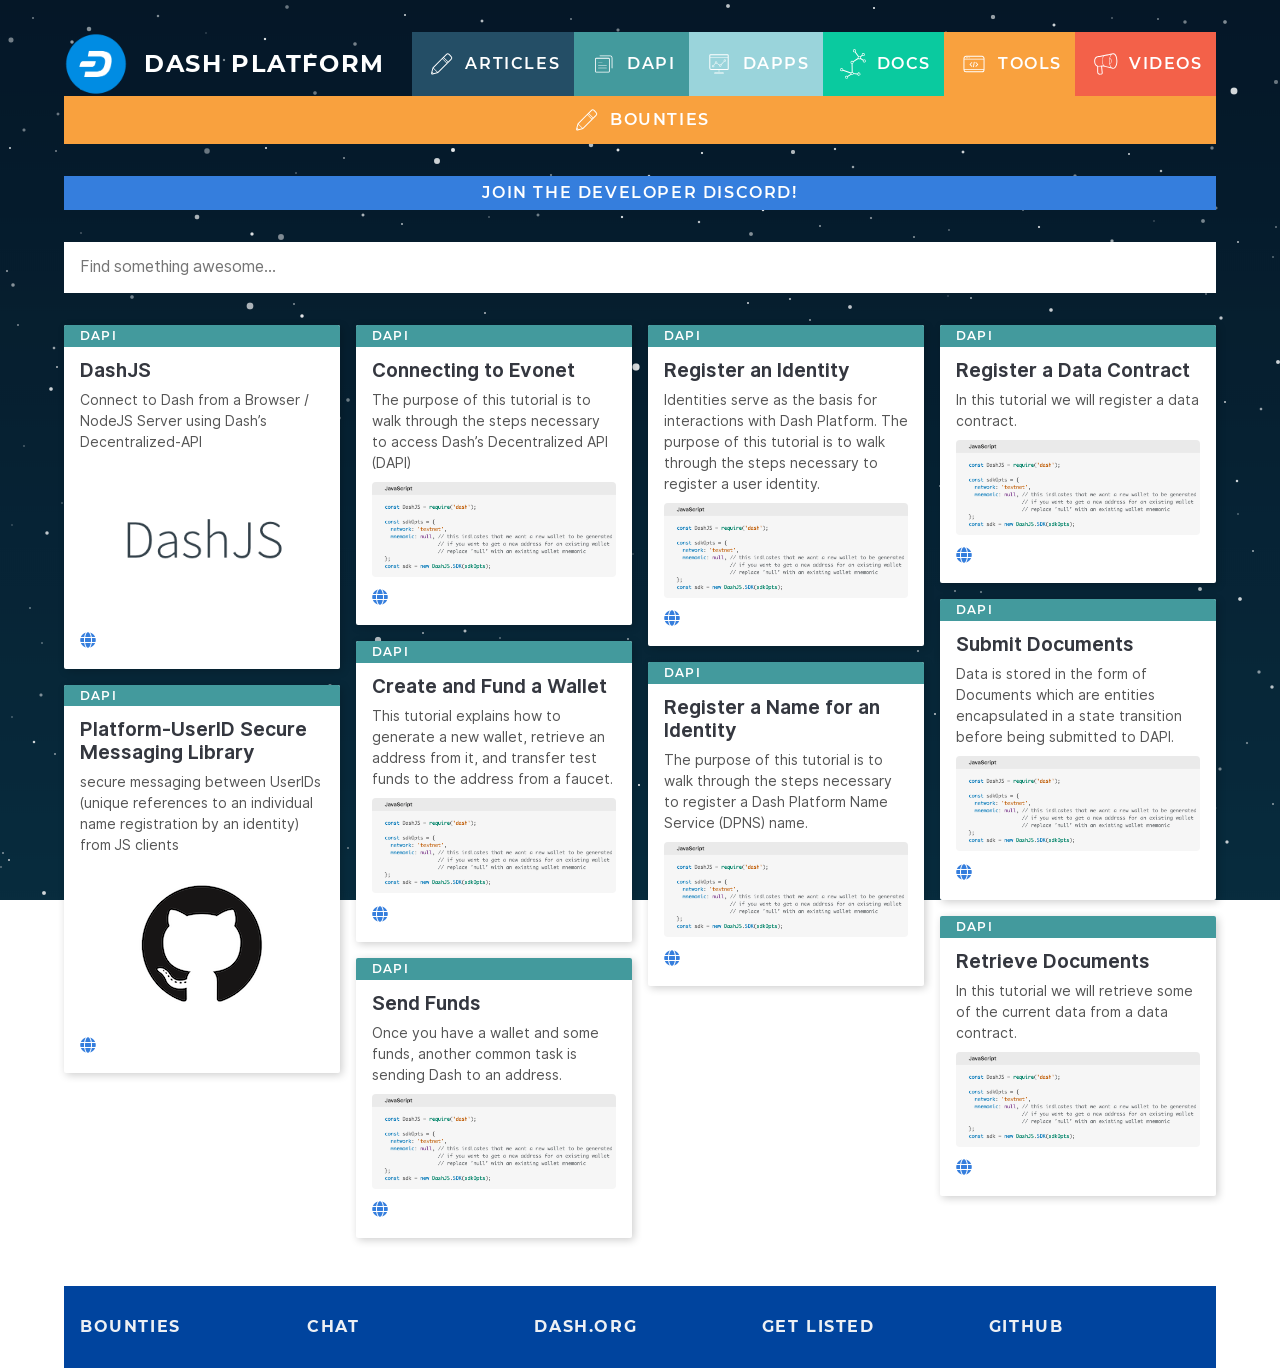
<file: dapi/index.html>
<!doctype html><html lang=en><head><meta charset=utf-8><meta http-equiv=x-ua-compatible content="IE=edge"><meta name=viewport content="width=device-width,initial-scale=1"><title>DAPI</title><meta name=description content="Useful code &amp; tutorials for working with Dash Platform's Decentralized-API (DAPI)"><link rel=canonical href=../dapi/><meta name=twitter:card content=summary_large_image><meta name=twitter:title content=DAPI><meta name=twitter:description content="Useful code &amp; tutorials for working with Dash Platform's Decentralized-API (DAPI)"><meta name=twitter:image content=https://dashdevs.org/images/brand/dash_logo_2018_rgb_for_screens.png><meta property=og:locale content=en><meta property=og:title content=DAPI><meta property=og:description content="Useful code &amp; tutorials for working with Dash Platform's Decentralized-API (DAPI)"><meta property=og:url content=/dapi/><meta property=og:site_name content="Awesome Dash Platform"><meta property=og:image content=https://dashdevs.org/images/brand/dash_logo_2018_rgb_for_screens.png><meta name=msapplication-TileColor content=#0b3a53><meta name=theme-color content=#0b3a53><link rel=manifest href=../manifest.json><link rel="shortcut icon" href=../favicon.ico><link rel=stylesheet href=../app.css></head><body><div class="charcoal sans-serif w-90 mw9 center"><nav class="montserrat mv4 fw6 flex-wrap ttu tracked sans-serif flex flex-between"><a href=../ class="w-100 w-auto-l flex items-center pv3 pv0-l mr3 flex-grow-1 flex items-center justify-center justify-start-l no-underline"><img alt=Dash src=../images/brand/Dash-D-white_on_blue_circle_s.png class="w3 h3 mr3"><h1 class="f3 white">Dash Platform</h1></a><a href=../articles/ class="flex-grow-1 flex items-center justify-center white no-underline pa2 bg-animate dib bg-navy-muted hover-bg-navy"><span class="w2 h2 fill-white mr2"><svg xmlns="http://www.w3.org/2000/svg" viewBox="0 0 100 100"><path d="M82.89 25.64l-6.53-6.53a7.79 7.79.0 0 0-11 .35L23.72 61.1l-4.6 17.19a3.8 3.8.0 0 0 1 3.61 3.74 3.74.0 0 0 2.64 1.1 3.87 3.87.0 0 0 .95-.12l17.19-4.6 41.64-41.64a7.79 7.79.0 0 0 .35-11zM58 31l13 13-2.28 2.28-12.98-12.96zM26 64.21 37.79 76l-11.16 3L23 75.23zM23 80a.8.8.0 0 1-.77-.19A.75.75.0 0 1 22 79l.41-1.54 2 2.09zm16.78-4.8L26.83 62.23l27.49-27.49 12.94 12.94zm40.64-40.68-8 8-12.99-12.89 8.05-8a4.8 4.8.0 0 1 6.76-.35l6.53 6.53a4.8 4.8.0 0 1-.35 6.71z"/></svg></span>Articles</a>
<a href=../dapi/ class="flex-grow-1 flex items-center justify-center white no-underline pa2 bg-animate dib bg-teal-muted hover-bg-teal"><span class="w2 h2 fill-white mr2"><svg xmlns="http://www.w3.org/2000/svg" viewBox="0 0 100 100"><path d="M67.36 30.73H29.1a3.92 3.92.0 0 0-3.91 3.91V72.9a3.92 3.92.0 0 0 3.91 3.91h38.26a3.92 3.92.0 0 0 3.91-3.91V34.64a3.91 3.91.0 0 0-3.91-3.91zm1.31 42.17a1.31 1.31.0 0 1-1.31 1.31H29.1a1.31 1.31.0 0 1-1.31-1.31V34.64a1.31 1.31.0 0 1 1.31-1.31h38.26a1.31 1.31.0 0 1 1.31 1.31z"/><path d="M72.75 23.19h-32.3a1.3 1.3.0 0 0 0 2.6h32.3A4.3 4.3.0 0 1 77 30.08v32.3a1.3 1.3.0 0 0 2.6.0v-32.3a6.9 6.9.0 0 0-6.85-6.89zM35.37 45.68H47.9a.75.75.0 0 0 0-1.5H35.37a.75.75.0 0 0 0 1.5zM61.1 53H35.37a.75.75.0 0 0 0 1.5H61.1a.75.75.0 0 0 0-1.5zm0 8.86H35.37a.75.75.0 1 0 0 1.5H61.1a.75.75.0 1 0 0-1.5z"/></svg></span>DAPI</a>
<a href=../dapps/ class="flex-grow-1 flex items-center justify-center white no-underline pa2 bg-animate dib bg-aqua-muted hover-bg-aqua"><span class="w2 h2 fill-white mr2"><svg xmlns="http://www.w3.org/2000/svg" viewBox="0 0 100 100"><path d="M76.595 19.785h-52.93a3.93 3.93.0 0 0-3.92 3.92v39.12a5.74 5.74.0 0 0 5.73 5.73h23.79v6.25h-9.67a4 4 0 0 0-4 4 3.59 3.59.0 0 0 .08.81l.12.6h28.49l.13-.6a4.28 4.28.0 0 0 .08-.81 4 4 0 0 0-4-4h-9.73v-6.25h25.83a3.67 3.67.0 0 0 3.66-3.67v-41.44a3.67 3.67.0 0 0-3.66-3.66zm-13.61 58.94h-25.95a2.52 2.52.0 0 1 2.56-2.42h20.88a2.51 2.51.0 0 1 2.51 2.42zm-39.32-55.94h52.93a.66.66.0 0 1 .66.66v5.56h-54.51v-5.3a.92.92.0 0 1 .92-.92zm52.93 42.77h-51.12a2.73 2.73.0 0 1-2.73-2.73v-32.29h54.53v34.35a.67.67.0 0 1-.68.67z"/><path d="M68.315 35.735a3.61 3.61.0 0 0-3.61 3.61 3.58 3.58.0 0 0 .74 2.17l-9.77 10.38a3.5 3.5.0 0 0-4.13.46l-7.4-5a3.61 3.61.0 1 0-6.9-1.48 3.58 3.58.0 0 0 .41 1.63l-.06-.05-4.54 5.55a3.57 3.57.0 0 0-1.35-.27 3.62 3.62.0 1 0 2.6 1.11l4.29-5.21a3.53 3.53.0 0 0 2.3.86 3.62 3.62.0 0 0 2.39-.92l7.41 5a3.52 3.52.0 0 0-.37 1.43 3.635 3.635.0 1 0 7.27.0 3.57 3.57.0 0 0-.74-2.16l9.74-10.35a3.49 3.49.0 0 0 1.73.46 3.61 3.61.0 0 0 0-7.22zm-36.61 22.72a2.11 2.11.0 1 1 2.11-2.11 2.12 2.12.0 0 1-2.11 2.11zm9.15-10.45a2.11 2.11.0 1 1 2.11-2.11 2.12 2.12.0 0 1-2.11 2.11zm13.08 9.15a2.11 2.11.0 1 1 2.11-2.15 2.11 2.11.0 0 1-2.11 2.14zm14.38-15.7a2.11 2.11.0 1 1 2.11-2.11 2.11 2.11.0 0 1-2.11 2.11z"/></svg></span>Dapps</a>
<a href=../docs/ class="flex-grow-1 flex items-center justify-center white no-underline pa2 bg-animate dib bg-green-muted hover-bg-green"><span class="w2 h2 fill-white mr2"><svg xmlns="http://www.w3.org/2000/svg" viewBox="0 0 100 100"><path d="M90 39.9a4.75 4.75.0 0 0-5.4-3.9 4.66 4.66.0 0 0-2.18 1l-8.25-5.41a4.59 4.59.0 0 0 .11-2 4.81 4.81.0 0 0-.25-.94l5.3-4.33a1.22 1.22.0 0 0 .17.15 4.67 4.67.0 0 0 2.78.91 4.79 4.79.0 0 0 3.85-2 4.75 4.75.0 0 0-4.58-7.48 4.74 4.74.0 0 0-4 5.43c0 .13.07.26.1.39l-5.59 4.57a4.69 4.69.0 0 0-3.26-.69 4.85 4.85.0 0 0-.63.16L58.16 11.6c.06-.07.12-.12.17-.19a4.68 4.68.0 0 0 .85-3.53 4.76 4.76.0 1 0-4 5.43c.14.0.26-.07.4-.1L65.77 27.5a4.73 4.73.0 0 0-.86 3.5c0 .15.07.29.1.43L50 41.13l-.17-.13a4.73 4.73.0 0 0-3.53-.84 4.75 4.75.0 0 0-.7 9.21l.4 25.88a4.73 4.73.0 0 0-2.14 1.53L19.4 67.92a6.35 6.35.0 0 0 0-.87 4.73 4.73.0 0 0-1.9-3.1 4.75 4.75.0 1 0-2.79 8.59 4.73 4.73.0 0 0 3.71-1.81L42.8 79.6a5 5 0 0 0 .05.86c0 .16.08.31.12.46l-10.3 6.75-.14-.13a4.73 4.73.0 0 0-3.53-.85 4.75 4.75.0 0 0 .73 9.44 4.84 4.84.0 0 0 .75-.06 4.73 4.73.0 0 0 3.94-5.43 3.43 3.43.0 0 0-.11-.46l10.3-6.75a4.64 4.64.0 0 0 3.67 1 4.75 4.75.0 0 0 3.61-2.82l12 1a4.73 4.73.0 1 0 .24-3l-12-1A4.73 4.73.0 0 0 49 75.22l-.4-25.93a4.72 4.72.0 0 0 3.13-5.22c0-.14-.08-.28-.11-.42l15-9.66c.06.0.11.11.17.15a4.7 4.7.0 0 0 3.53.85 4.8 4.8.0 0 0 2.19-1l8.24 5.41a4.74 4.74.0 1 0 9.25.5zM16.88 69.41A2.75 2.75.0 0 1 12 68.22a2.75 2.75.0 0 1 2.28-3.14 3.25 3.25.0 0 1 .44.0 2.73 2.73.0 0 1 1.6.52 2.69 2.69.0 0 1 1.1 1.79 2.73 2.73.0 0 1-.54 2.02zm51.2 9.34a3.11 3.11.0 0 1 .43.0 2.74 2.74.0 0 1 1.61.52 2.69 2.69.0 0 1 1.1 1.73 2.75 2.75.0 1 1-3.14-2.28zM80.07 19A2.74 2.74.0 0 1 85 20.18a2.7 2.7.0 0 1-.49 2 2.75 2.75.0 0 1-3.84.61A2.74 2.74.0 0 1 79.58 21a2.7 2.7.0 0 1 .49-2zm-27.19-8.16a2.74 2.74.0 0 1 1.18-4.93 3.27 3.27.0 0 1 .44.0 2.75 2.75.0 1 1-1.62 5zM32 93a2.75 2.75.0 0 1-3.84.61 2.77 2.77.0 0 1-1.16-1.8 2.73 2.73.0 0 1 .5-2 2.69 2.69.0 0 1 1.79-1.09 2.09 2.09.0 0 1 .43.0 2.68 2.68.0 0 1 1.61.53A2.74 2.74.0 0 1 32 93zm18.29-13.7a2.74 2.74.0 1 1-3.18-2.3 3.13 3.13.0 0 1 .43.0 2.75 2.75.0 0 1 2.71 2.29zm-1-32.86a2.77 2.77.0 0 1-1.8 1.1 2.71 2.71.0 0 1-2-.5 2.74 2.74.0 0 1-1.1-1.79 2.71 2.71.0 0 1 .5-2 2.74 2.74.0 0 1 1.79-1.1 3.11 3.11.0 0 1 .43.0 2.74 2.74.0 0 1 1.61.52 2.69 2.69.0 0 1 1.1 1.8 2.75 2.75.0 0 1-.56 1.96zM70 33a2.75 2.75.0 1 1 2.29-3.14A2.75 2.75.0 0 1 70 33zm15.77 10.35a2.75 2.75.0 0 1-3.14-2.28 2.74 2.74.0 1 1 3.14 2.28z"/></svg></span>Docs</a>
<a href=../tools/ class="flex-grow-1 flex items-center justify-center white no-underline pa2 bg-animate dib bg-yellow-muted hover-bg-yellow"><span class="w2 h2 fill-white mr2"><svg xmlns="http://www.w3.org/2000/svg" viewBox="0 0 100 100"><path d="M75 24H25.11c-4.19.0-8 4.11-8 8.61v35.26a8.29 8.29.0 0 0 8 8.13H75a8.11 8.11.0 0 0 7.87-8.13V32.61C82.91 28.55 79.54 24 75 24zm-49.89 3H75c2.74.0 4.87 3 4.87 5.61v1.32H20.09v-1.32c0-2.83 2.49-5.61 5.02-5.61zm-5 39.59V35.93h59.8v30.66zM75 73H25.11a5.28 5.28.0 0 1-4.95-4.41h59.67A5.09 5.09.0 0 1 75 73z"/><circle cx="26.22" cy="30.54" r="1.33"/><path d="M30.49 31.88a1.34 1.34.0 1 0-1.33-1.34 1.34 1.34.0 0 0 1.33 1.34zm4.28.0a1.34 1.34.0 1 0-1.34-1.34 1.34 1.34.0 0 0 1.34 1.34zm4.4 19.55 5-5a1.28 1.28.0 0 0-1.81-1.81l-5.87 5.88a1.3 1.3.0 0 0 0 1.84l5.87 5.88a1.28 1.28.0 0 0 1.81-1.81zm23.58-.92-5.88-5.88a1.28 1.28.0 1 0-1.8 1.81l5 5-5 5a1.28 1.28.0 1 0 1.8 1.81l5.88-5.88a1.27 1.27.0 0 0 .38-.92 1.31 1.31.0 0 0-.38-.94zM51 42.85A1.38 1.38.0 0 0 49.44 44l-2.37 14.41a1.39 1.39.0 0 0 2.75.45l2.37-14.41a1.39 1.39.0 0 0-1.19-1.6z"/></svg></span>Tools</a>
<a href=../videos/ class="flex-grow-1 flex items-center justify-center white no-underline pa2 bg-animate dib bg-red-muted hover-bg-red"><span class="w2 h2 fill-white mr2"><svg xmlns="http://www.w3.org/2000/svg" viewBox="0 0 100 100"><path d="M76.1 16.42c-.81.0-23.86 4.63-43.07 8.52a13.27 13.27.0 0 1-1.48.16c-4.6.39-15.38 1.3-15.38 16.56.0 9.6 4.68 14.68 9.42 16.42l.06 17.67a7.78 7.78.0 0 0 7.5 7.83c2.93.0 9.79.0 9.79-5.08v-.14L40.93 58h5.2c.65.15 3.4.84 6.55 1.62 20.32 5.05 22.75 5.6 23.26 5.6 7.37.0 12.72-10.19 12.72-24.28.0-14.22-5.28-24.52-12.56-24.52zM46 55a30.82 30.82.0 0 1-3.85-14.81 30.46 30.46.0 0 1 3.75-14.67l-.16-.08c8.34-1.68 16.93-3.4 22.86-4.57-3.17 3.82-5.32 10.3-5.65 17.91.0.68-.05 1.37-.05 2.07v2c.31 7.34 2.31 13.63 5.29 17.51-4.8-1.18-10.77-2.66-14.84-3.68C46.53 55 46.53 55 46.3 55zm30.17-35.58c5.33.09 9.49 9.49 9.49 21.48v.1c0 11.85-4.22 21.15-9.64 21.24-.5-.08-2.5-.55-5.2-1.21-2.48-2.29-4.46-6.39-5.54-11.46 3.08-.09 5.48-3.92 5.48-8.8s-2.38-8.68-5.44-8.77c1.14-5.22 3.25-9.4 5.86-11.6 2.73-.57 4.55-.92 4.99-.98zm-11.12 14h.12c2.22.0 4.09 3.34 4.09 7.3s-1.87 7.31-4.09 7.31H65a41.13 41.13.0 0 1-.58-5.34v-3.77a43.13 43.13.0 0 1 .63-5.46zm-31.9 47.16a4.8 4.8.0 0 1-4.5-4.83l-.06-17.84 9.29-.37 2.06 21c-.08 1.81-3.66 2.04-6.79 2.04zM39.28 55a1.51 1.51.0 0 0-1.11.49v.05l-10 .4a1.4 1.4.0 0 0-.67-.41c-1.39-.36-8.29-2.7-8.29-13.86.0-12.5 8.22-13.19 12.63-13.57a15.6 15.6.0 0 0 1.83-.21l10.43-2.12a31.71 31.71.0 0 0-3.46 14.41A32.29 32.29.0 0 0 44.28 55z"/></svg></span>Videos</a>
<a href=../bounties/ class="flex-grow-1 flex items-center justify-center white no-underline pa2 bg-animate dib bg-yellow-muted hover-bg-yellow"><span class="w2 h2 fill-white mr2"><svg xmlns="http://www.w3.org/2000/svg" viewBox="0 0 100 100"><path d="M82.89 25.64l-6.53-6.53a7.79 7.79.0 0 0-11 .35L23.72 61.1l-4.6 17.19a3.8 3.8.0 0 0 1 3.61 3.74 3.74.0 0 0 2.64 1.1 3.87 3.87.0 0 0 .95-.12l17.19-4.6 41.64-41.64a7.79 7.79.0 0 0 .35-11zM58 31l13 13-2.28 2.28-12.98-12.96zM26 64.21 37.79 76l-11.16 3L23 75.23zM23 80a.8.8.0 0 1-.77-.19A.75.75.0 0 1 22 79l.41-1.54 2 2.09zm16.78-4.8L26.83 62.23l27.49-27.49 12.94 12.94zm40.64-40.68-8 8-12.99-12.89 8.05-8a4.8 4.8.0 0 1 6.76-.35l6.53 6.53a4.8 4.8.0 0 1-.35 6.71z"/></svg></span>Bounties</a></nav><nav class="montserrat mv4 fw6 flex-wrap ttu tracked sans-serif flex flex-between"><a href=https://discord.gg/mU79ZWx target=_blank class="flex-grow-1 flex items-center justify-center white no-underline pa2 bg-animate dib bg-blue hover-aqua">Join the Developer Discord!</a></nav><div class="mv2 dn" id=search><input placeholder="Find something awesome..." class="input-reset outline-0 bn pa3 mb2 db w-100 center focus-outline dn" type=text></div><main class="CardContainer mv4"><article data-ref=0 class="Card dib bg-white shadow-4 br1 dark-gray b--black-10 ma2"><div class="bg-navy ttu fw6 tracked montserrat bg-teal-muted br1 br--top white pv1 ph2 ph3-ns f7 b w-100">Dapi</div><div class="pa2 ph3-ns pb3-ns flex flex-column flex-grow-1"><div class="dt w-100 mt1"><div class=dtc><a target=_blank class="no-underline charcoal" href=https://dashevo.github.io/js-dash-sdk/#/><h1 class="f5 f4-ns mv0">DashJS</h1></a></div></div><p class="f6 lh-copy mt2 mb0 mid-gray" style=hyphens:auto;-webkit-hyphens:auto>Connect to Dash from a Browser / NodeJS Server using Dash&rsquo;s Decentralized-API</p><div class="mt2 tc"><a target=_blank class="no-underline charcoal" href=https://dashevo.github.io/js-dash-sdk/#/><img class=br2 src=../images/brand/dashjs.png style=max-height:20em></a></div><div class="flex pt2 mt-auto align-center justify-begin"><a href=https://dashevo.github.io/js-dash-sdk/#/ target=_blank alt=Website title=Website><svg class="w1 h1 mr2 fill-blue" xmlns="http://www.w3.org/2000/svg" viewBox="0 0 496 512"><path d="M336.5 160C322 70.7 287.8 8 248 8s-74 62.7-88.5 152h177zM152 256c0 22.2 1.2 43.5 3.3 64h185.3c2.1-20.5 3.3-41.8 3.3-64s-1.2-43.5-3.3-64H155.3c-2.1 20.5-3.3 41.8-3.3 64zm324.7-96c-28.6-67.9-86.5-120.4-158-141.6 24.4 33.8 41.2 84.7 50 141.6h108zM177.2 18.4C105.8 39.6 47.8 92.1 19.3 160h108c8.7-56.9 25.5-107.8 49.9-141.6zM487.4 192H372.7c2.1 21 3.3 42.5 3.3 64s-1.2 43-3.3 64h114.6c5.5-20.5 8.6-41.8 8.6-64s-3.1-43.5-8.5-64zM120 256c0-21.5 1.2-43 3.3-64H8.6C3.2 212.5.0 233.8.0 256s3.2 43.5 8.6 64h114.6c-2-21-3.2-42.5-3.2-64zm39.5 96c14.5 89.3 48.7 152 88.5 152s74-62.7 88.5-152h-177zm159.3 141.6c71.4-21.2 129.4-73.7 158-141.6h-108c-8.8 56.9-25.6 107.8-50 141.6zM19.3 352c28.6 67.9 86.5 120.4 158 141.6-24.4-33.8-41.2-84.7-50-141.6h-108z"/></svg></a></div></div></article><article data-ref=1 class="Card dib bg-white shadow-4 br1 dark-gray b--black-10 ma2"><div class="bg-navy ttu fw6 tracked montserrat bg-teal-muted br1 br--top white pv1 ph2 ph3-ns f7 b w-100">Dapi</div><div class="pa2 ph3-ns pb3-ns flex flex-column flex-grow-1"><div class="dt w-100 mt1"><div class=dtc><a target=_blank class="no-underline charcoal" href=https://www.npmjs.com/package/dashmachine-crypto><h1 class="f5 f4-ns mv0">Platform-UserID Secure Messaging Library</h1></a></div></div><p class="f6 lh-copy mt2 mb0 mid-gray" style=hyphens:auto;-webkit-hyphens:auto>secure messaging between UserIDs (unique references to an individual name registration by an identity) from JS clients</p><div class="mt2 tc"><a target=_blank class="no-underline charcoal" href=https://www.npmjs.com/package/dashmachine-crypto><img class=br2 src=../images/marks/GitHub-Mark.png style=max-height:20em></a></div><div class="flex pt2 mt-auto align-center justify-begin"><a href=https://www.npmjs.com/package/dashmachine-crypto target=_blank alt=Website title=Website><svg class="w1 h1 mr2 fill-blue" xmlns="http://www.w3.org/2000/svg" viewBox="0 0 496 512"><path d="M336.5 160C322 70.7 287.8 8 248 8s-74 62.7-88.5 152h177zM152 256c0 22.2 1.2 43.5 3.3 64h185.3c2.1-20.5 3.3-41.8 3.3-64s-1.2-43.5-3.3-64H155.3c-2.1 20.5-3.3 41.8-3.3 64zm324.7-96c-28.6-67.9-86.5-120.4-158-141.6 24.4 33.8 41.2 84.7 50 141.6h108zM177.2 18.4C105.8 39.6 47.8 92.1 19.3 160h108c8.7-56.9 25.5-107.8 49.9-141.6zM487.4 192H372.7c2.1 21 3.3 42.5 3.3 64s-1.2 43-3.3 64h114.6c5.5-20.5 8.6-41.8 8.6-64s-3.1-43.5-8.5-64zM120 256c0-21.5 1.2-43 3.3-64H8.6C3.2 212.5.0 233.8.0 256s3.2 43.5 8.6 64h114.6c-2-21-3.2-42.5-3.2-64zm39.5 96c14.5 89.3 48.7 152 88.5 152s74-62.7 88.5-152h-177zm159.3 141.6c71.4-21.2 129.4-73.7 158-141.6h-108c-8.8 56.9-25.6 107.8-50 141.6zM19.3 352c28.6 67.9 86.5 120.4 158 141.6-24.4-33.8-41.2-84.7-50-141.6h-108z"/></svg></a></div></div></article><article data-ref=2 class="Card dib bg-white shadow-4 br1 dark-gray b--black-10 ma2"><div class="bg-navy ttu fw6 tracked montserrat bg-teal-muted br1 br--top white pv1 ph2 ph3-ns f7 b w-100">Dapi</div><div class="pa2 ph3-ns pb3-ns flex flex-column flex-grow-1"><div class="dt w-100 mt1"><div class=dtc><a target=_blank class="no-underline charcoal" href=https://dashplatform.readme.io/docs/tutorial-connecting-to-evonet><h1 class="f5 f4-ns mv0">Connecting to Evonet</h1></a></div></div><p class="f6 lh-copy mt2 mb0 mid-gray" style=hyphens:auto;-webkit-hyphens:auto>The purpose of this tutorial is to walk through the steps necessary to access Dash&rsquo;s Decentralized API (DAPI)</p><div class="mt2 tc"><a target=_blank class="no-underline charcoal" href=https://dashplatform.readme.io/docs/tutorial-connecting-to-evonet><img class=br2 src=../images/dapi/readme_io.png style=max-height:20em></a></div><div class="flex pt2 mt-auto align-center justify-begin"><a href=https://dashplatform.readme.io/docs/tutorial-connecting-to-evonet target=_blank alt=Website title=Website><svg class="w1 h1 mr2 fill-blue" xmlns="http://www.w3.org/2000/svg" viewBox="0 0 496 512"><path d="M336.5 160C322 70.7 287.8 8 248 8s-74 62.7-88.5 152h177zM152 256c0 22.2 1.2 43.5 3.3 64h185.3c2.1-20.5 3.3-41.8 3.3-64s-1.2-43.5-3.3-64H155.3c-2.1 20.5-3.3 41.8-3.3 64zm324.7-96c-28.6-67.9-86.5-120.4-158-141.6 24.4 33.8 41.2 84.7 50 141.6h108zM177.2 18.4C105.8 39.6 47.8 92.1 19.3 160h108c8.7-56.9 25.5-107.8 49.9-141.6zM487.4 192H372.7c2.1 21 3.3 42.5 3.3 64s-1.2 43-3.3 64h114.6c5.5-20.5 8.6-41.8 8.6-64s-3.1-43.5-8.5-64zM120 256c0-21.5 1.2-43 3.3-64H8.6C3.2 212.5.0 233.8.0 256s3.2 43.5 8.6 64h114.6c-2-21-3.2-42.5-3.2-64zm39.5 96c14.5 89.3 48.7 152 88.5 152s74-62.7 88.5-152h-177zm159.3 141.6c71.4-21.2 129.4-73.7 158-141.6h-108c-8.8 56.9-25.6 107.8-50 141.6zM19.3 352c28.6 67.9 86.5 120.4 158 141.6-24.4-33.8-41.2-84.7-50-141.6h-108z"/></svg></a></div></div></article><article data-ref=3 class="Card dib bg-white shadow-4 br1 dark-gray b--black-10 ma2"><div class="bg-navy ttu fw6 tracked montserrat bg-teal-muted br1 br--top white pv1 ph2 ph3-ns f7 b w-100">Dapi</div><div class="pa2 ph3-ns pb3-ns flex flex-column flex-grow-1"><div class="dt w-100 mt1"><div class=dtc><a target=_blank class="no-underline charcoal" href=https://dashplatform.readme.io/docs/tutorial-create-and-fund-a-wallet><h1 class="f5 f4-ns mv0">Create and Fund a Wallet</h1></a></div></div><p class="f6 lh-copy mt2 mb0 mid-gray" style=hyphens:auto;-webkit-hyphens:auto>This tutorial explains how to generate a new wallet, retrieve an address from it, and transfer test funds to the address from a faucet.</p><div class="mt2 tc"><a target=_blank class="no-underline charcoal" href=https://dashplatform.readme.io/docs/tutorial-create-and-fund-a-wallet><img class=br2 src=../images/dapi/readme_io.png style=max-height:20em></a></div><div class="flex pt2 mt-auto align-center justify-begin"><a href=https://dashplatform.readme.io/docs/tutorial-create-and-fund-a-wallet target=_blank alt=Website title=Website><svg class="w1 h1 mr2 fill-blue" xmlns="http://www.w3.org/2000/svg" viewBox="0 0 496 512"><path d="M336.5 160C322 70.7 287.8 8 248 8s-74 62.7-88.5 152h177zM152 256c0 22.2 1.2 43.5 3.3 64h185.3c2.1-20.5 3.3-41.8 3.3-64s-1.2-43.5-3.3-64H155.3c-2.1 20.5-3.3 41.8-3.3 64zm324.7-96c-28.6-67.9-86.5-120.4-158-141.6 24.4 33.8 41.2 84.7 50 141.6h108zM177.2 18.4C105.8 39.6 47.8 92.1 19.3 160h108c8.7-56.9 25.5-107.8 49.9-141.6zM487.4 192H372.7c2.1 21 3.3 42.5 3.3 64s-1.2 43-3.3 64h114.6c5.5-20.5 8.6-41.8 8.6-64s-3.1-43.5-8.5-64zM120 256c0-21.5 1.2-43 3.3-64H8.6C3.2 212.5.0 233.8.0 256s3.2 43.5 8.6 64h114.6c-2-21-3.2-42.5-3.2-64zm39.5 96c14.5 89.3 48.7 152 88.5 152s74-62.7 88.5-152h-177zm159.3 141.6c71.4-21.2 129.4-73.7 158-141.6h-108c-8.8 56.9-25.6 107.8-50 141.6zM19.3 352c28.6 67.9 86.5 120.4 158 141.6-24.4-33.8-41.2-84.7-50-141.6h-108z"/></svg></a></div></div></article><article data-ref=4 class="Card dib bg-white shadow-4 br1 dark-gray b--black-10 ma2"><div class="bg-navy ttu fw6 tracked montserrat bg-teal-muted br1 br--top white pv1 ph2 ph3-ns f7 b w-100">Dapi</div><div class="pa2 ph3-ns pb3-ns flex flex-column flex-grow-1"><div class="dt w-100 mt1"><div class=dtc><a target=_blank class="no-underline charcoal" href=https://dashplatform.readme.io/docs/tutorial-send-funds><h1 class="f5 f4-ns mv0">Send Funds</h1></a></div></div><p class="f6 lh-copy mt2 mb0 mid-gray" style=hyphens:auto;-webkit-hyphens:auto>Once you have a wallet and some funds, another common task is sending Dash to an address.</p><div class="mt2 tc"><a target=_blank class="no-underline charcoal" href=https://dashplatform.readme.io/docs/tutorial-send-funds><img class=br2 src=../images/dapi/readme_io.png style=max-height:20em></a></div><div class="flex pt2 mt-auto align-center justify-begin"><a href=https://dashplatform.readme.io/docs/tutorial-send-funds target=_blank alt=Website title=Website><svg class="w1 h1 mr2 fill-blue" xmlns="http://www.w3.org/2000/svg" viewBox="0 0 496 512"><path d="M336.5 160C322 70.7 287.8 8 248 8s-74 62.7-88.5 152h177zM152 256c0 22.2 1.2 43.5 3.3 64h185.3c2.1-20.5 3.3-41.8 3.3-64s-1.2-43.5-3.3-64H155.3c-2.1 20.5-3.3 41.8-3.3 64zm324.7-96c-28.6-67.9-86.5-120.4-158-141.6 24.4 33.8 41.2 84.7 50 141.6h108zM177.2 18.4C105.8 39.6 47.8 92.1 19.3 160h108c8.7-56.9 25.5-107.8 49.9-141.6zM487.4 192H372.7c2.1 21 3.3 42.5 3.3 64s-1.2 43-3.3 64h114.6c5.5-20.5 8.6-41.8 8.6-64s-3.1-43.5-8.5-64zM120 256c0-21.5 1.2-43 3.3-64H8.6C3.2 212.5.0 233.8.0 256s3.2 43.5 8.6 64h114.6c-2-21-3.2-42.5-3.2-64zm39.5 96c14.5 89.3 48.7 152 88.5 152s74-62.7 88.5-152h-177zm159.3 141.6c71.4-21.2 129.4-73.7 158-141.6h-108c-8.8 56.9-25.6 107.8-50 141.6zM19.3 352c28.6 67.9 86.5 120.4 158 141.6-24.4-33.8-41.2-84.7-50-141.6h-108z"/></svg></a></div></div></article><article data-ref=5 class="Card dib bg-white shadow-4 br1 dark-gray b--black-10 ma2"><div class="bg-navy ttu fw6 tracked montserrat bg-teal-muted br1 br--top white pv1 ph2 ph3-ns f7 b w-100">Dapi</div><div class="pa2 ph3-ns pb3-ns flex flex-column flex-grow-1"><div class="dt w-100 mt1"><div class=dtc><a target=_blank class="no-underline charcoal" href=https://dashplatform.readme.io/docs/tutorial-register-an-identity><h1 class="f5 f4-ns mv0">Register an Identity</h1></a></div></div><p class="f6 lh-copy mt2 mb0 mid-gray" style=hyphens:auto;-webkit-hyphens:auto>Identities serve as the basis for interactions with Dash Platform. The purpose of this tutorial is to walk through the steps necessary to register a user identity.</p><div class="mt2 tc"><a target=_blank class="no-underline charcoal" href=https://dashplatform.readme.io/docs/tutorial-register-an-identity><img class=br2 src=../images/dapi/readme_io.png style=max-height:20em></a></div><div class="flex pt2 mt-auto align-center justify-begin"><a href=https://dashplatform.readme.io/docs/tutorial-register-an-identity target=_blank alt=Website title=Website><svg class="w1 h1 mr2 fill-blue" xmlns="http://www.w3.org/2000/svg" viewBox="0 0 496 512"><path d="M336.5 160C322 70.7 287.8 8 248 8s-74 62.7-88.5 152h177zM152 256c0 22.2 1.2 43.5 3.3 64h185.3c2.1-20.5 3.3-41.8 3.3-64s-1.2-43.5-3.3-64H155.3c-2.1 20.5-3.3 41.8-3.3 64zm324.7-96c-28.6-67.9-86.5-120.4-158-141.6 24.4 33.8 41.2 84.7 50 141.6h108zM177.2 18.4C105.8 39.6 47.8 92.1 19.3 160h108c8.7-56.9 25.5-107.8 49.9-141.6zM487.4 192H372.7c2.1 21 3.3 42.5 3.3 64s-1.2 43-3.3 64h114.6c5.5-20.5 8.6-41.8 8.6-64s-3.1-43.5-8.5-64zM120 256c0-21.5 1.2-43 3.3-64H8.6C3.2 212.5.0 233.8.0 256s3.2 43.5 8.6 64h114.6c-2-21-3.2-42.5-3.2-64zm39.5 96c14.5 89.3 48.7 152 88.5 152s74-62.7 88.5-152h-177zm159.3 141.6c71.4-21.2 129.4-73.7 158-141.6h-108c-8.8 56.9-25.6 107.8-50 141.6zM19.3 352c28.6 67.9 86.5 120.4 158 141.6-24.4-33.8-41.2-84.7-50-141.6h-108z"/></svg></a></div></div></article><article data-ref=6 class="Card dib bg-white shadow-4 br1 dark-gray b--black-10 ma2"><div class="bg-navy ttu fw6 tracked montserrat bg-teal-muted br1 br--top white pv1 ph2 ph3-ns f7 b w-100">Dapi</div><div class="pa2 ph3-ns pb3-ns flex flex-column flex-grow-1"><div class="dt w-100 mt1"><div class=dtc><a target=_blank class="no-underline charcoal" href=https://dashplatform.readme.io/docs/tutorial-register-a-name-for-an-identity><h1 class="f5 f4-ns mv0">Register a Name for an Identity</h1></a></div></div><p class="f6 lh-copy mt2 mb0 mid-gray" style=hyphens:auto;-webkit-hyphens:auto>The purpose of this tutorial is to walk through the steps necessary to register a Dash Platform Name Service (DPNS) name.</p><div class="mt2 tc"><a target=_blank class="no-underline charcoal" href=https://dashplatform.readme.io/docs/tutorial-register-a-name-for-an-identity><img class=br2 src=../images/dapi/readme_io.png style=max-height:20em></a></div><div class="flex pt2 mt-auto align-center justify-begin"><a href=https://dashplatform.readme.io/docs/tutorial-register-a-name-for-an-identity target=_blank alt=Website title=Website><svg class="w1 h1 mr2 fill-blue" xmlns="http://www.w3.org/2000/svg" viewBox="0 0 496 512"><path d="M336.5 160C322 70.7 287.8 8 248 8s-74 62.7-88.5 152h177zM152 256c0 22.2 1.2 43.5 3.3 64h185.3c2.1-20.5 3.3-41.8 3.3-64s-1.2-43.5-3.3-64H155.3c-2.1 20.5-3.3 41.8-3.3 64zm324.7-96c-28.6-67.9-86.5-120.4-158-141.6 24.4 33.8 41.2 84.7 50 141.6h108zM177.2 18.4C105.8 39.6 47.8 92.1 19.3 160h108c8.7-56.9 25.5-107.8 49.9-141.6zM487.4 192H372.7c2.1 21 3.3 42.5 3.3 64s-1.2 43-3.3 64h114.6c5.5-20.5 8.6-41.8 8.6-64s-3.1-43.5-8.5-64zM120 256c0-21.5 1.2-43 3.3-64H8.6C3.2 212.5.0 233.8.0 256s3.2 43.5 8.6 64h114.6c-2-21-3.2-42.5-3.2-64zm39.5 96c14.5 89.3 48.7 152 88.5 152s74-62.7 88.5-152h-177zm159.3 141.6c71.4-21.2 129.4-73.7 158-141.6h-108c-8.8 56.9-25.6 107.8-50 141.6zM19.3 352c28.6 67.9 86.5 120.4 158 141.6-24.4-33.8-41.2-84.7-50-141.6h-108z"/></svg></a></div></div></article><article data-ref=7 class="Card dib bg-white shadow-4 br1 dark-gray b--black-10 ma2"><div class="bg-navy ttu fw6 tracked montserrat bg-teal-muted br1 br--top white pv1 ph2 ph3-ns f7 b w-100">Dapi</div><div class="pa2 ph3-ns pb3-ns flex flex-column flex-grow-1"><div class="dt w-100 mt1"><div class=dtc><a target=_blank class="no-underline charcoal" href=https://dashplatform.readme.io/docs/tutorial-register-a-data-contract><h1 class="f5 f4-ns mv0">Register a Data Contract</h1></a></div></div><p class="f6 lh-copy mt2 mb0 mid-gray" style=hyphens:auto;-webkit-hyphens:auto>In this tutorial we will register a data contract.</p><div class="mt2 tc"><a target=_blank class="no-underline charcoal" href=https://dashplatform.readme.io/docs/tutorial-register-a-data-contract><img class=br2 src=../images/dapi/readme_io.png style=max-height:20em></a></div><div class="flex pt2 mt-auto align-center justify-begin"><a href=https://dashplatform.readme.io/docs/tutorial-register-a-data-contract target=_blank alt=Website title=Website><svg class="w1 h1 mr2 fill-blue" xmlns="http://www.w3.org/2000/svg" viewBox="0 0 496 512"><path d="M336.5 160C322 70.7 287.8 8 248 8s-74 62.7-88.5 152h177zM152 256c0 22.2 1.2 43.5 3.3 64h185.3c2.1-20.5 3.3-41.8 3.3-64s-1.2-43.5-3.3-64H155.3c-2.1 20.5-3.3 41.8-3.3 64zm324.7-96c-28.6-67.9-86.5-120.4-158-141.6 24.4 33.8 41.2 84.7 50 141.6h108zM177.2 18.4C105.8 39.6 47.8 92.1 19.3 160h108c8.7-56.9 25.5-107.8 49.9-141.6zM487.4 192H372.7c2.1 21 3.3 42.5 3.3 64s-1.2 43-3.3 64h114.6c5.5-20.5 8.6-41.8 8.6-64s-3.1-43.5-8.5-64zM120 256c0-21.5 1.2-43 3.3-64H8.6C3.2 212.5.0 233.8.0 256s3.2 43.5 8.6 64h114.6c-2-21-3.2-42.5-3.2-64zm39.5 96c14.5 89.3 48.7 152 88.5 152s74-62.7 88.5-152h-177zm159.3 141.6c71.4-21.2 129.4-73.7 158-141.6h-108c-8.8 56.9-25.6 107.8-50 141.6zM19.3 352c28.6 67.9 86.5 120.4 158 141.6-24.4-33.8-41.2-84.7-50-141.6h-108z"/></svg></a></div></div></article><article data-ref=8 class="Card dib bg-white shadow-4 br1 dark-gray b--black-10 ma2"><div class="bg-navy ttu fw6 tracked montserrat bg-teal-muted br1 br--top white pv1 ph2 ph3-ns f7 b w-100">Dapi</div><div class="pa2 ph3-ns pb3-ns flex flex-column flex-grow-1"><div class="dt w-100 mt1"><div class=dtc><a target=_blank class="no-underline charcoal" href=https://dashplatform.readme.io/docs/tutorial-submit-documents><h1 class="f5 f4-ns mv0">Submit Documents</h1></a></div></div><p class="f6 lh-copy mt2 mb0 mid-gray" style=hyphens:auto;-webkit-hyphens:auto>Data is stored in the form of Documents which are entities encapsulated in a state transition before being submitted to DAPI.</p><div class="mt2 tc"><a target=_blank class="no-underline charcoal" href=https://dashplatform.readme.io/docs/tutorial-submit-documents><img class=br2 src=../images/dapi/readme_io.png style=max-height:20em></a></div><div class="flex pt2 mt-auto align-center justify-begin"><a href=https://dashplatform.readme.io/docs/tutorial-submit-documents target=_blank alt=Website title=Website><svg class="w1 h1 mr2 fill-blue" xmlns="http://www.w3.org/2000/svg" viewBox="0 0 496 512"><path d="M336.5 160C322 70.7 287.8 8 248 8s-74 62.7-88.5 152h177zM152 256c0 22.2 1.2 43.5 3.3 64h185.3c2.1-20.5 3.3-41.8 3.3-64s-1.2-43.5-3.3-64H155.3c-2.1 20.5-3.3 41.8-3.3 64zm324.7-96c-28.6-67.9-86.5-120.4-158-141.6 24.4 33.8 41.2 84.7 50 141.6h108zM177.2 18.4C105.8 39.6 47.8 92.1 19.3 160h108c8.7-56.9 25.5-107.8 49.9-141.6zM487.4 192H372.7c2.1 21 3.3 42.5 3.3 64s-1.2 43-3.3 64h114.6c5.5-20.5 8.6-41.8 8.6-64s-3.1-43.5-8.5-64zM120 256c0-21.5 1.2-43 3.3-64H8.6C3.2 212.5.0 233.8.0 256s3.2 43.5 8.6 64h114.6c-2-21-3.2-42.5-3.2-64zm39.5 96c14.5 89.3 48.7 152 88.5 152s74-62.7 88.5-152h-177zm159.3 141.6c71.4-21.2 129.4-73.7 158-141.6h-108c-8.8 56.9-25.6 107.8-50 141.6zM19.3 352c28.6 67.9 86.5 120.4 158 141.6-24.4-33.8-41.2-84.7-50-141.6h-108z"/></svg></a></div></div></article><article data-ref=9 class="Card dib bg-white shadow-4 br1 dark-gray b--black-10 ma2"><div class="bg-navy ttu fw6 tracked montserrat bg-teal-muted br1 br--top white pv1 ph2 ph3-ns f7 b w-100">Dapi</div><div class="pa2 ph3-ns pb3-ns flex flex-column flex-grow-1"><div class="dt w-100 mt1"><div class=dtc><a target=_blank class="no-underline charcoal" href=https://dashplatform.readme.io/docs/tutorial-retrieve-documents><h1 class="f5 f4-ns mv0">Retrieve Documents</h1></a></div></div><p class="f6 lh-copy mt2 mb0 mid-gray" style=hyphens:auto;-webkit-hyphens:auto>In this tutorial we will retrieve some of the current data from a data contract.</p><div class="mt2 tc"><a target=_blank class="no-underline charcoal" href=https://dashplatform.readme.io/docs/tutorial-retrieve-documents><img class=br2 src=../images/dapi/readme_io.png style=max-height:20em></a></div><div class="flex pt2 mt-auto align-center justify-begin"><a href=https://dashplatform.readme.io/docs/tutorial-retrieve-documents target=_blank alt=Website title=Website><svg class="w1 h1 mr2 fill-blue" xmlns="http://www.w3.org/2000/svg" viewBox="0 0 496 512"><path d="M336.5 160C322 70.7 287.8 8 248 8s-74 62.7-88.5 152h177zM152 256c0 22.2 1.2 43.5 3.3 64h185.3c2.1-20.5 3.3-41.8 3.3-64s-1.2-43.5-3.3-64H155.3c-2.1 20.5-3.3 41.8-3.3 64zm324.7-96c-28.6-67.9-86.5-120.4-158-141.6 24.4 33.8 41.2 84.7 50 141.6h108zM177.2 18.4C105.8 39.6 47.8 92.1 19.3 160h108c8.7-56.9 25.5-107.8 49.9-141.6zM487.4 192H372.7c2.1 21 3.3 42.5 3.3 64s-1.2 43-3.3 64h114.6c5.5-20.5 8.6-41.8 8.6-64s-3.1-43.5-8.5-64zM120 256c0-21.5 1.2-43 3.3-64H8.6C3.2 212.5.0 233.8.0 256s3.2 43.5 8.6 64h114.6c-2-21-3.2-42.5-3.2-64zm39.5 96c14.5 89.3 48.7 152 88.5 152s74-62.7 88.5-152h-177zm159.3 141.6c71.4-21.2 129.4-73.7 158-141.6h-108c-8.8 56.9-25.6 107.8-50 141.6zM19.3 352c28.6 67.9 86.5 120.4 158 141.6-24.4-33.8-41.2-84.7-50-141.6h-108z"/></svg></a></div></div></article></main><script>var idx=JSON.parse(`{"version":"2.3.8","fields":["data"],"fieldVectors":[["data/2",[0,1.477,1,1.987,2,1.142,3,0.525,4,1.142,5,1.142,6,1.142,7,1.142,8,1.987,9,1.477,10,1.477,11,1.477,12,0.064]],["data/3",[3,0.495,12,0.044,13,1.876,14,1.954,15,1.954,16,1.876,17,1.876,18,1.876,19,1.395,20,1.954,21,1.876,22,1.876,23,1.876]],["data/0",[0,1.569,9,1.569,10,1.569,11,1.569,12,0.049,24,2.11,25,0.947,26,2.11,27,2.11,28,2.11,29,2.11,30,2.11]],["data/1",[12,0.042,31,1.022,32,2.53,33,2.53,34,2.53,35,1.778,36,1.778,37,1.778,38,1.778,39,1.778,40,1.322,41,1.778,42,1.022,43,1.778,44,1.778]],["data/7",[3,0.637,12,0.056,45,1.788,46,1.788,47,2.313]],["data/6",[2,1.049,3,0.482,4,1.049,5,1.049,6,1.049,7,1.049,12,0.043,25,0.819,31,1.049,40,2.222,42,1.049,45,1.482,48,1.826,49,1.826]],["data/5",[2,1.022,3,0.469,4,1.022,5,1.022,6,1.022,7,1.022,12,0.042,25,0.798,31,1.022,42,1.693,45,1.454,50,1.778,51,1.778,52,1.778,53,1.778]],["data/9",[3,0.615,12,0.054,19,2.261,46,1.748,47,1.731,54,1.731,55,2.328]],["data/4",[12,0.049,14,2.119,15,1.569,20,1.569,25,0.947,56,2.849,57,2.11,58,2.11,59,2.11,60,2.11]],["data/8",[12,0.063,46,1.109,54,1.993,61,2.68,62,1.93,63,1.93,64,1.93,65,1.93,66,1.93,67,1.93,68,1.93,69,1.93]]],"invertedIndex":[["",{"_index":27,"data":{"0":{}}}],["access",{"_index":8,"data":{"2":{}}}],["address",{"_index":20,"data":{"3":{},"4":{}}}],["anoth",{"_index":58,"data":{"4":{}}}],["api",{"_index":11,"data":{"0":{},"2":{}}}],["basi",{"_index":51,"data":{"5":{}}}],["be",{"_index":69,"data":{"8":{}}}],["befor",{"_index":68,"data":{"8":{}}}],["between",{"_index":36,"data":{"1":{}}}],["browser",{"_index":26,"data":{"0":{}}}],["client",{"_index":44,"data":{"1":{}}}],["common",{"_index":59,"data":{"4":{}}}],["connect",{"_index":0,"data":{"0":{},"2":{}}}],["contract",{"_index":47,"data":{"7":{},"9":{}}}],["creat",{"_index":13,"data":{"3":{}}}],["current",{"_index":55,"data":{"9":{}}}],["dapi",{"_index":12,"data":{"0":{},"1":{},"2":{},"3":{},"4":{},"5":{},"6":{},"7":{},"8":{},"9":{}}}],["dash",{"_index":25,"data":{"0":{},"4":{},"5":{},"6":{}}}],["dash\'",{"_index":9,"data":{"0":{},"2":{}}}],["dashj",{"_index":24,"data":{"0":{}}}],["data",{"_index":46,"data":{"7":{},"8":{},"9":{}}}],["decentr",{"_index":10,"data":{"0":{},"2":{}}}],["document",{"_index":54,"data":{"8":{},"9":{}}}],["dpn",{"_index":49,"data":{"6":{}}}],["encapsul",{"_index":65,"data":{"8":{}}}],["entiti",{"_index":64,"data":{"8":{}}}],["evonet",{"_index":1,"data":{"2":{}}}],["explain",{"_index":16,"data":{"3":{}}}],["faucet",{"_index":23,"data":{"3":{}}}],["form",{"_index":63,"data":{"8":{}}}],["fund",{"_index":14,"data":{"3":{},"4":{}}}],["gener",{"_index":17,"data":{"3":{}}}],["ident",{"_index":42,"data":{"1":{},"5":{},"6":{}}}],["individu",{"_index":39,"data":{"1":{}}}],["interact",{"_index":52,"data":{"5":{}}}],["js",{"_index":43,"data":{"1":{}}}],["librari",{"_index":35,"data":{"1":{}}}],["messag",{"_index":34,"data":{"1":{}}}],["name",{"_index":40,"data":{"1":{},"6":{}}}],["necessari",{"_index":7,"data":{"2":{},"5":{},"6":{}}}],["new",{"_index":18,"data":{"3":{}}}],["nodej",{"_index":28,"data":{"0":{}}}],["onc",{"_index":57,"data":{"4":{}}}],["platform",{"_index":31,"data":{"1":{},"5":{},"6":{}}}],["purpos",{"_index":2,"data":{"2":{},"5":{},"6":{}}}],["refer",{"_index":38,"data":{"1":{}}}],["regist",{"_index":45,"data":{"5":{},"6":{},"7":{}}}],["registr",{"_index":41,"data":{"1":{}}}],["retriev",{"_index":19,"data":{"3":{},"9":{}}}],["secur",{"_index":33,"data":{"1":{}}}],["send",{"_index":56,"data":{"4":{}}}],["serv",{"_index":50,"data":{"5":{}}}],["server",{"_index":29,"data":{"0":{}}}],["servic",{"_index":48,"data":{"6":{}}}],["state",{"_index":66,"data":{"8":{}}}],["step",{"_index":6,"data":{"2":{},"5":{},"6":{}}}],["store",{"_index":62,"data":{"8":{}}}],["submit",{"_index":61,"data":{"8":{}}}],["task",{"_index":60,"data":{"4":{}}}],["test",{"_index":22,"data":{"3":{}}}],["through",{"_index":5,"data":{"2":{},"5":{},"6":{}}}],["transfer",{"_index":21,"data":{"3":{}}}],["transit",{"_index":67,"data":{"8":{}}}],["tutori",{"_index":3,"data":{"2":{},"3":{},"5":{},"6":{},"7":{},"9":{}}}],["uniqu",{"_index":37,"data":{"1":{}}}],["us",{"_index":30,"data":{"0":{}}}],["user",{"_index":53,"data":{"5":{}}}],["userid",{"_index":32,"data":{"1":{}}}],["walk",{"_index":4,"data":{"2":{},"5":{},"6":{}}}],["wallet",{"_index":15,"data":{"3":{},"4":{}}}]],"pipeline":["stemmer"]}`);</script></div><footer class="mt2 pv4 w-90 mw9 center montserrat ttu snow tracked b bg-dark-blue"><nav class=ph3 style=column-width:12em><a target=_blank class="snow no-underline db" href=https://bounties.dashdevs.org>Bounties</a>
<a target=_blank class="snow no-underline db" href=https://chat.dashdevs.org>Chat</a>
<a target=_blank class="snow no-underline db" href=https://dash.org>Dash.org</a>
<a target=_blank class="snow no-underline db" href=https://github.com/andyfreer/awesome-dash-platform/blob/master/CONTRIBUTING.md>Get Listed</a>
<a target=_blank class="snow no-underline db" href=https://github.com/andyfreer/awesome-dash-platform>Github</a></nav></footer><script src=../app.js></script></body></html>
</file>
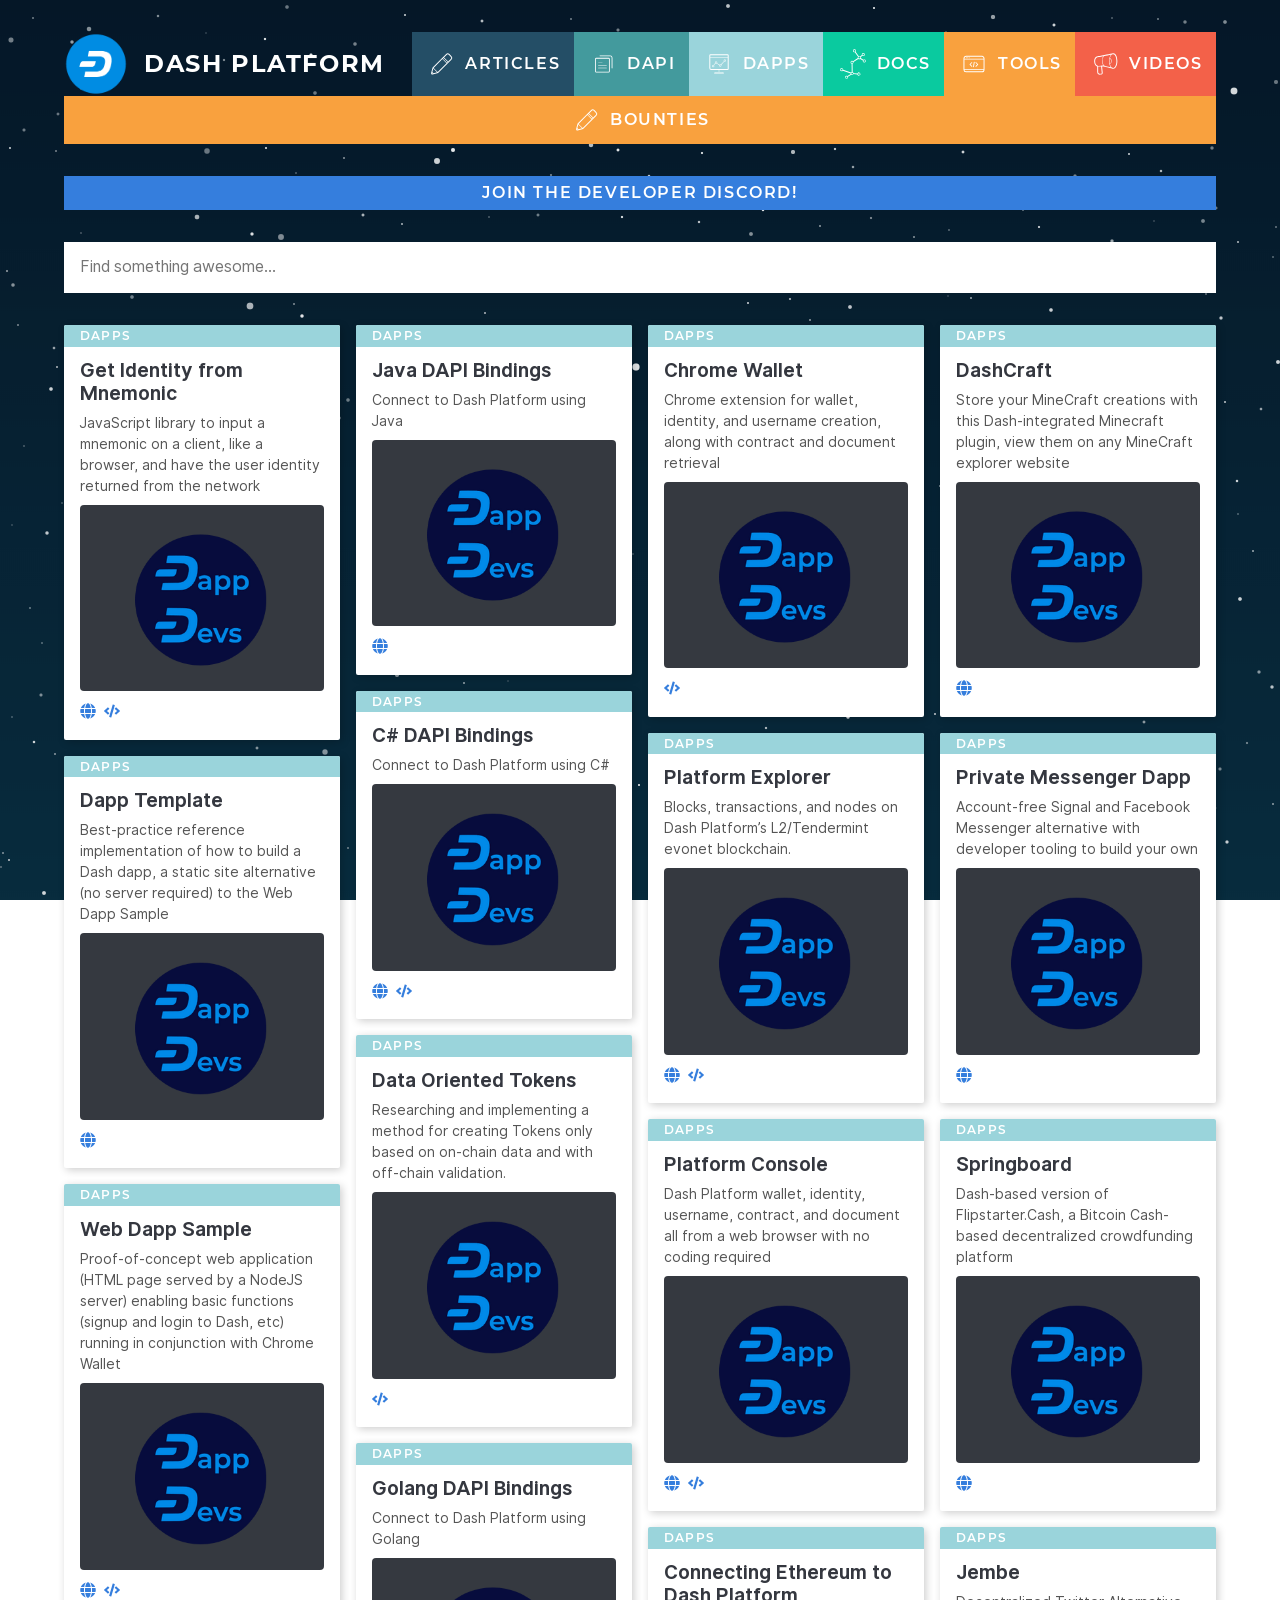
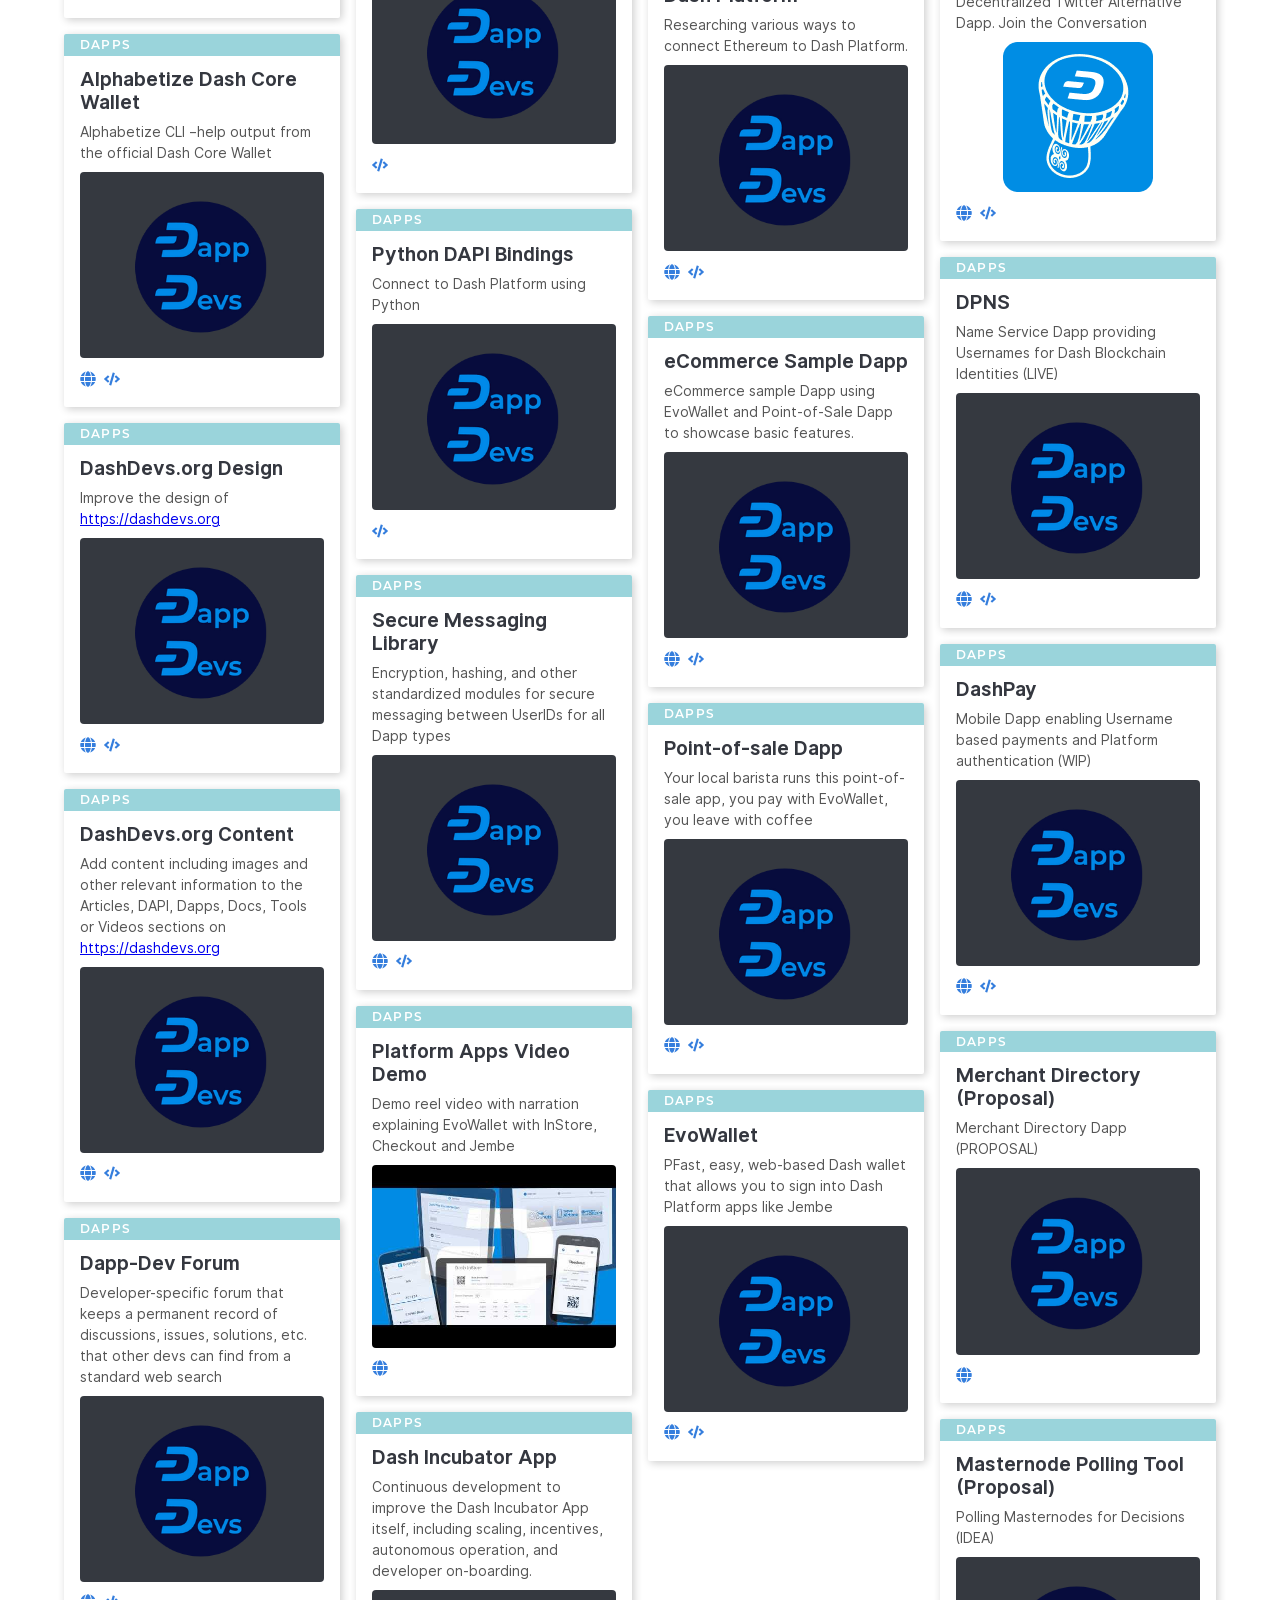
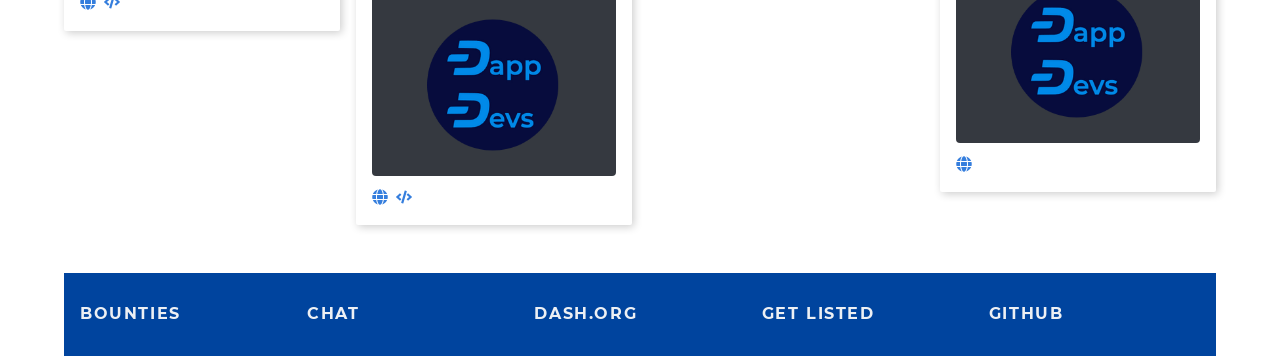
<file: dapps/index.html>
<!doctype html><html lang=en><head><meta charset=utf-8><meta http-equiv=x-ua-compatible content="IE=edge"><meta name=viewport content="width=device-width,initial-scale=1"><title>Dapps</title><meta name=description content="Dapps under development for Dash Platform"><link rel=canonical href=../dapps/><meta name=twitter:card content=summary_large_image><meta name=twitter:title content=Dapps><meta name=twitter:description content="Dapps under development for Dash Platform"><meta name=twitter:image content=https://dashdevs.org/images/brand/dash_logo_2018_rgb_for_screens.png><meta property=og:locale content=en><meta property=og:title content=Dapps><meta property=og:description content="Dapps under development for Dash Platform"><meta property=og:url content=/dapps/><meta property=og:site_name content="Awesome Dash Platform"><meta property=og:image content=https://dashdevs.org/images/brand/dash_logo_2018_rgb_for_screens.png><meta name=msapplication-TileColor content=#0b3a53><meta name=theme-color content=#0b3a53><link rel=manifest href=../manifest.json><link rel="shortcut icon" href=../favicon.ico><link rel=stylesheet href=../app.css></head><body><div class="charcoal sans-serif w-90 mw9 center"><nav class="montserrat mv4 fw6 flex-wrap ttu tracked sans-serif flex flex-between"><a href=../ class="w-100 w-auto-l flex items-center pv3 pv0-l mr3 flex-grow-1 flex items-center justify-center justify-start-l no-underline"><img alt=Dash src=../images/brand/Dash-D-white_on_blue_circle_s.png class="w3 h3 mr3"><h1 class="f3 white">Dash Platform</h1></a><a href=../articles/ class="flex-grow-1 flex items-center justify-center white no-underline pa2 bg-animate dib bg-navy-muted hover-bg-navy"><span class="w2 h2 fill-white mr2"><svg xmlns="http://www.w3.org/2000/svg" viewBox="0 0 100 100"><path d="M82.89 25.64l-6.53-6.53a7.79 7.79.0 0 0-11 .35L23.72 61.1l-4.6 17.19a3.8 3.8.0 0 0 1 3.61 3.74 3.74.0 0 0 2.64 1.1 3.87 3.87.0 0 0 .95-.12l17.19-4.6 41.64-41.64a7.79 7.79.0 0 0 .35-11zM58 31l13 13-2.28 2.28-12.98-12.96zM26 64.21 37.79 76l-11.16 3L23 75.23zM23 80a.8.8.0 0 1-.77-.19A.75.75.0 0 1 22 79l.41-1.54 2 2.09zm16.78-4.8L26.83 62.23l27.49-27.49 12.94 12.94zm40.64-40.68-8 8-12.99-12.89 8.05-8a4.8 4.8.0 0 1 6.76-.35l6.53 6.53a4.8 4.8.0 0 1-.35 6.71z"/></svg></span>Articles</a>
<a href=../dapi/ class="flex-grow-1 flex items-center justify-center white no-underline pa2 bg-animate dib bg-teal-muted hover-bg-teal"><span class="w2 h2 fill-white mr2"><svg xmlns="http://www.w3.org/2000/svg" viewBox="0 0 100 100"><path d="M67.36 30.73H29.1a3.92 3.92.0 0 0-3.91 3.91V72.9a3.92 3.92.0 0 0 3.91 3.91h38.26a3.92 3.92.0 0 0 3.91-3.91V34.64a3.91 3.91.0 0 0-3.91-3.91zm1.31 42.17a1.31 1.31.0 0 1-1.31 1.31H29.1a1.31 1.31.0 0 1-1.31-1.31V34.64a1.31 1.31.0 0 1 1.31-1.31h38.26a1.31 1.31.0 0 1 1.31 1.31z"/><path d="M72.75 23.19h-32.3a1.3 1.3.0 0 0 0 2.6h32.3A4.3 4.3.0 0 1 77 30.08v32.3a1.3 1.3.0 0 0 2.6.0v-32.3a6.9 6.9.0 0 0-6.85-6.89zM35.37 45.68H47.9a.75.75.0 0 0 0-1.5H35.37a.75.75.0 0 0 0 1.5zM61.1 53H35.37a.75.75.0 0 0 0 1.5H61.1a.75.75.0 0 0 0-1.5zm0 8.86H35.37a.75.75.0 1 0 0 1.5H61.1a.75.75.0 1 0 0-1.5z"/></svg></span>DAPI</a>
<a href=../dapps/ class="flex-grow-1 flex items-center justify-center white no-underline pa2 bg-animate dib bg-aqua-muted hover-bg-aqua"><span class="w2 h2 fill-white mr2"><svg xmlns="http://www.w3.org/2000/svg" viewBox="0 0 100 100"><path d="M76.595 19.785h-52.93a3.93 3.93.0 0 0-3.92 3.92v39.12a5.74 5.74.0 0 0 5.73 5.73h23.79v6.25h-9.67a4 4 0 0 0-4 4 3.59 3.59.0 0 0 .08.81l.12.6h28.49l.13-.6a4.28 4.28.0 0 0 .08-.81 4 4 0 0 0-4-4h-9.73v-6.25h25.83a3.67 3.67.0 0 0 3.66-3.67v-41.44a3.67 3.67.0 0 0-3.66-3.66zm-13.61 58.94h-25.95a2.52 2.52.0 0 1 2.56-2.42h20.88a2.51 2.51.0 0 1 2.51 2.42zm-39.32-55.94h52.93a.66.66.0 0 1 .66.66v5.56h-54.51v-5.3a.92.92.0 0 1 .92-.92zm52.93 42.77h-51.12a2.73 2.73.0 0 1-2.73-2.73v-32.29h54.53v34.35a.67.67.0 0 1-.68.67z"/><path d="M68.315 35.735a3.61 3.61.0 0 0-3.61 3.61 3.58 3.58.0 0 0 .74 2.17l-9.77 10.38a3.5 3.5.0 0 0-4.13.46l-7.4-5a3.61 3.61.0 1 0-6.9-1.48 3.58 3.58.0 0 0 .41 1.63l-.06-.05-4.54 5.55a3.57 3.57.0 0 0-1.35-.27 3.62 3.62.0 1 0 2.6 1.11l4.29-5.21a3.53 3.53.0 0 0 2.3.86 3.62 3.62.0 0 0 2.39-.92l7.41 5a3.52 3.52.0 0 0-.37 1.43 3.635 3.635.0 1 0 7.27.0 3.57 3.57.0 0 0-.74-2.16l9.74-10.35a3.49 3.49.0 0 0 1.73.46 3.61 3.61.0 0 0 0-7.22zm-36.61 22.72a2.11 2.11.0 1 1 2.11-2.11 2.12 2.12.0 0 1-2.11 2.11zm9.15-10.45a2.11 2.11.0 1 1 2.11-2.11 2.12 2.12.0 0 1-2.11 2.11zm13.08 9.15a2.11 2.11.0 1 1 2.11-2.15 2.11 2.11.0 0 1-2.11 2.14zm14.38-15.7a2.11 2.11.0 1 1 2.11-2.11 2.11 2.11.0 0 1-2.11 2.11z"/></svg></span>Dapps</a>
<a href=../docs/ class="flex-grow-1 flex items-center justify-center white no-underline pa2 bg-animate dib bg-green-muted hover-bg-green"><span class="w2 h2 fill-white mr2"><svg xmlns="http://www.w3.org/2000/svg" viewBox="0 0 100 100"><path d="M90 39.9a4.75 4.75.0 0 0-5.4-3.9 4.66 4.66.0 0 0-2.18 1l-8.25-5.41a4.59 4.59.0 0 0 .11-2 4.81 4.81.0 0 0-.25-.94l5.3-4.33a1.22 1.22.0 0 0 .17.15 4.67 4.67.0 0 0 2.78.91 4.79 4.79.0 0 0 3.85-2 4.75 4.75.0 0 0-4.58-7.48 4.74 4.74.0 0 0-4 5.43c0 .13.07.26.1.39l-5.59 4.57a4.69 4.69.0 0 0-3.26-.69 4.85 4.85.0 0 0-.63.16L58.16 11.6c.06-.07.12-.12.17-.19a4.68 4.68.0 0 0 .85-3.53 4.76 4.76.0 1 0-4 5.43c.14.0.26-.07.4-.1L65.77 27.5a4.73 4.73.0 0 0-.86 3.5c0 .15.07.29.1.43L50 41.13l-.17-.13a4.73 4.73.0 0 0-3.53-.84 4.75 4.75.0 0 0-.7 9.21l.4 25.88a4.73 4.73.0 0 0-2.14 1.53L19.4 67.92a6.35 6.35.0 0 0 0-.87 4.73 4.73.0 0 0-1.9-3.1 4.75 4.75.0 1 0-2.79 8.59 4.73 4.73.0 0 0 3.71-1.81L42.8 79.6a5 5 0 0 0 .05.86c0 .16.08.31.12.46l-10.3 6.75-.14-.13a4.73 4.73.0 0 0-3.53-.85 4.75 4.75.0 0 0 .73 9.44 4.84 4.84.0 0 0 .75-.06 4.73 4.73.0 0 0 3.94-5.43 3.43 3.43.0 0 0-.11-.46l10.3-6.75a4.64 4.64.0 0 0 3.67 1 4.75 4.75.0 0 0 3.61-2.82l12 1a4.73 4.73.0 1 0 .24-3l-12-1A4.73 4.73.0 0 0 49 75.22l-.4-25.93a4.72 4.72.0 0 0 3.13-5.22c0-.14-.08-.28-.11-.42l15-9.66c.06.0.11.11.17.15a4.7 4.7.0 0 0 3.53.85 4.8 4.8.0 0 0 2.19-1l8.24 5.41a4.74 4.74.0 1 0 9.25.5zM16.88 69.41A2.75 2.75.0 0 1 12 68.22a2.75 2.75.0 0 1 2.28-3.14 3.25 3.25.0 0 1 .44.0 2.73 2.73.0 0 1 1.6.52 2.69 2.69.0 0 1 1.1 1.79 2.73 2.73.0 0 1-.54 2.02zm51.2 9.34a3.11 3.11.0 0 1 .43.0 2.74 2.74.0 0 1 1.61.52 2.69 2.69.0 0 1 1.1 1.73 2.75 2.75.0 1 1-3.14-2.28zM80.07 19A2.74 2.74.0 0 1 85 20.18a2.7 2.7.0 0 1-.49 2 2.75 2.75.0 0 1-3.84.61A2.74 2.74.0 0 1 79.58 21a2.7 2.7.0 0 1 .49-2zm-27.19-8.16a2.74 2.74.0 0 1 1.18-4.93 3.27 3.27.0 0 1 .44.0 2.75 2.75.0 1 1-1.62 5zM32 93a2.75 2.75.0 0 1-3.84.61 2.77 2.77.0 0 1-1.16-1.8 2.73 2.73.0 0 1 .5-2 2.69 2.69.0 0 1 1.79-1.09 2.09 2.09.0 0 1 .43.0 2.68 2.68.0 0 1 1.61.53A2.74 2.74.0 0 1 32 93zm18.29-13.7a2.74 2.74.0 1 1-3.18-2.3 3.13 3.13.0 0 1 .43.0 2.75 2.75.0 0 1 2.71 2.29zm-1-32.86a2.77 2.77.0 0 1-1.8 1.1 2.71 2.71.0 0 1-2-.5 2.74 2.74.0 0 1-1.1-1.79 2.71 2.71.0 0 1 .5-2 2.74 2.74.0 0 1 1.79-1.1 3.11 3.11.0 0 1 .43.0 2.74 2.74.0 0 1 1.61.52 2.69 2.69.0 0 1 1.1 1.8 2.75 2.75.0 0 1-.56 1.96zM70 33a2.75 2.75.0 1 1 2.29-3.14A2.75 2.75.0 0 1 70 33zm15.77 10.35a2.75 2.75.0 0 1-3.14-2.28 2.74 2.74.0 1 1 3.14 2.28z"/></svg></span>Docs</a>
<a href=../tools/ class="flex-grow-1 flex items-center justify-center white no-underline pa2 bg-animate dib bg-yellow-muted hover-bg-yellow"><span class="w2 h2 fill-white mr2"><svg xmlns="http://www.w3.org/2000/svg" viewBox="0 0 100 100"><path d="M75 24H25.11c-4.19.0-8 4.11-8 8.61v35.26a8.29 8.29.0 0 0 8 8.13H75a8.11 8.11.0 0 0 7.87-8.13V32.61C82.91 28.55 79.54 24 75 24zm-49.89 3H75c2.74.0 4.87 3 4.87 5.61v1.32H20.09v-1.32c0-2.83 2.49-5.61 5.02-5.61zm-5 39.59V35.93h59.8v30.66zM75 73H25.11a5.28 5.28.0 0 1-4.95-4.41h59.67A5.09 5.09.0 0 1 75 73z"/><circle cx="26.22" cy="30.54" r="1.33"/><path d="M30.49 31.88a1.34 1.34.0 1 0-1.33-1.34 1.34 1.34.0 0 0 1.33 1.34zm4.28.0a1.34 1.34.0 1 0-1.34-1.34 1.34 1.34.0 0 0 1.34 1.34zm4.4 19.55 5-5a1.28 1.28.0 0 0-1.81-1.81l-5.87 5.88a1.3 1.3.0 0 0 0 1.84l5.87 5.88a1.28 1.28.0 0 0 1.81-1.81zm23.58-.92-5.88-5.88a1.28 1.28.0 1 0-1.8 1.81l5 5-5 5a1.28 1.28.0 1 0 1.8 1.81l5.88-5.88a1.27 1.27.0 0 0 .38-.92 1.31 1.31.0 0 0-.38-.94zM51 42.85A1.38 1.38.0 0 0 49.44 44l-2.37 14.41a1.39 1.39.0 0 0 2.75.45l2.37-14.41a1.39 1.39.0 0 0-1.19-1.6z"/></svg></span>Tools</a>
<a href=../videos/ class="flex-grow-1 flex items-center justify-center white no-underline pa2 bg-animate dib bg-red-muted hover-bg-red"><span class="w2 h2 fill-white mr2"><svg xmlns="http://www.w3.org/2000/svg" viewBox="0 0 100 100"><path d="M76.1 16.42c-.81.0-23.86 4.63-43.07 8.52a13.27 13.27.0 0 1-1.48.16c-4.6.39-15.38 1.3-15.38 16.56.0 9.6 4.68 14.68 9.42 16.42l.06 17.67a7.78 7.78.0 0 0 7.5 7.83c2.93.0 9.79.0 9.79-5.08v-.14L40.93 58h5.2c.65.15 3.4.84 6.55 1.62 20.32 5.05 22.75 5.6 23.26 5.6 7.37.0 12.72-10.19 12.72-24.28.0-14.22-5.28-24.52-12.56-24.52zM46 55a30.82 30.82.0 0 1-3.85-14.81 30.46 30.46.0 0 1 3.75-14.67l-.16-.08c8.34-1.68 16.93-3.4 22.86-4.57-3.17 3.82-5.32 10.3-5.65 17.91.0.68-.05 1.37-.05 2.07v2c.31 7.34 2.31 13.63 5.29 17.51-4.8-1.18-10.77-2.66-14.84-3.68C46.53 55 46.53 55 46.3 55zm30.17-35.58c5.33.09 9.49 9.49 9.49 21.48v.1c0 11.85-4.22 21.15-9.64 21.24-.5-.08-2.5-.55-5.2-1.21-2.48-2.29-4.46-6.39-5.54-11.46 3.08-.09 5.48-3.92 5.48-8.8s-2.38-8.68-5.44-8.77c1.14-5.22 3.25-9.4 5.86-11.6 2.73-.57 4.55-.92 4.99-.98zm-11.12 14h.12c2.22.0 4.09 3.34 4.09 7.3s-1.87 7.31-4.09 7.31H65a41.13 41.13.0 0 1-.58-5.34v-3.77a43.13 43.13.0 0 1 .63-5.46zm-31.9 47.16a4.8 4.8.0 0 1-4.5-4.83l-.06-17.84 9.29-.37 2.06 21c-.08 1.81-3.66 2.04-6.79 2.04zM39.28 55a1.51 1.51.0 0 0-1.11.49v.05l-10 .4a1.4 1.4.0 0 0-.67-.41c-1.39-.36-8.29-2.7-8.29-13.86.0-12.5 8.22-13.19 12.63-13.57a15.6 15.6.0 0 0 1.83-.21l10.43-2.12a31.71 31.71.0 0 0-3.46 14.41A32.29 32.29.0 0 0 44.28 55z"/></svg></span>Videos</a>
<a href=../bounties/ class="flex-grow-1 flex items-center justify-center white no-underline pa2 bg-animate dib bg-yellow-muted hover-bg-yellow"><span class="w2 h2 fill-white mr2"><svg xmlns="http://www.w3.org/2000/svg" viewBox="0 0 100 100"><path d="M82.89 25.64l-6.53-6.53a7.79 7.79.0 0 0-11 .35L23.72 61.1l-4.6 17.19a3.8 3.8.0 0 0 1 3.61 3.74 3.74.0 0 0 2.64 1.1 3.87 3.87.0 0 0 .95-.12l17.19-4.6 41.64-41.64a7.79 7.79.0 0 0 .35-11zM58 31l13 13-2.28 2.28-12.98-12.96zM26 64.21 37.79 76l-11.16 3L23 75.23zM23 80a.8.8.0 0 1-.77-.19A.75.75.0 0 1 22 79l.41-1.54 2 2.09zm16.78-4.8L26.83 62.23l27.49-27.49 12.94 12.94zm40.64-40.68-8 8-12.99-12.89 8.05-8a4.8 4.8.0 0 1 6.76-.35l6.53 6.53a4.8 4.8.0 0 1-.35 6.71z"/></svg></span>Bounties</a></nav><nav class="montserrat mv4 fw6 flex-wrap ttu tracked sans-serif flex flex-between"><a href=https://discord.gg/mU79ZWx target=_blank class="flex-grow-1 flex items-center justify-center white no-underline pa2 bg-animate dib bg-blue hover-aqua">Join the Developer Discord!</a></nav><div class="mv2 dn" id=search><input placeholder="Find something awesome..." class="input-reset outline-0 bn pa3 mb2 db w-100 center focus-outline dn" type=text></div><main class="CardContainer mv4"><article data-ref=0 class="Card dib bg-white shadow-4 br1 dark-gray b--black-10 ma2"><div class="bg-navy ttu fw6 tracked montserrat bg-aqua-muted br1 br--top white pv1 ph2 ph3-ns f7 b w-100">Dapps</div><div class="pa2 ph3-ns pb3-ns flex flex-column flex-grow-1"><div class="dt w-100 mt1"><div class=dtc><a target=_blank class="no-underline charcoal" href=http://getidentity.dashmachine.net><h1 class="f5 f4-ns mv0">Get Identity from Mnemonic</h1></a></div></div><p class="f6 lh-copy mt2 mb0 mid-gray" style=hyphens:auto;-webkit-hyphens:auto>JavaScript library to input a mnemonic on a client, like a browser, and have the user identity returned from the network</p><div class="mt2 tc"><a target=_blank class="no-underline charcoal" href=http://getidentity.dashmachine.net><img class=br2 src=../images/dapps/dapp.png style=max-height:20em></a></div><div class="flex pt2 mt-auto align-center justify-begin"><a href=http://getidentity.dashmachine.net target=_blank alt=Website title=Website><svg class="w1 h1 mr2 fill-blue" xmlns="http://www.w3.org/2000/svg" viewBox="0 0 496 512"><path d="M336.5 160C322 70.7 287.8 8 248 8s-74 62.7-88.5 152h177zM152 256c0 22.2 1.2 43.5 3.3 64h185.3c2.1-20.5 3.3-41.8 3.3-64s-1.2-43.5-3.3-64H155.3c-2.1 20.5-3.3 41.8-3.3 64zm324.7-96c-28.6-67.9-86.5-120.4-158-141.6 24.4 33.8 41.2 84.7 50 141.6h108zM177.2 18.4C105.8 39.6 47.8 92.1 19.3 160h108c8.7-56.9 25.5-107.8 49.9-141.6zM487.4 192H372.7c2.1 21 3.3 42.5 3.3 64s-1.2 43-3.3 64h114.6c5.5-20.5 8.6-41.8 8.6-64s-3.1-43.5-8.5-64zM120 256c0-21.5 1.2-43 3.3-64H8.6C3.2 212.5.0 233.8.0 256s3.2 43.5 8.6 64h114.6c-2-21-3.2-42.5-3.2-64zm39.5 96c14.5 89.3 48.7 152 88.5 152s74-62.7 88.5-152h-177zm159.3 141.6c71.4-21.2 129.4-73.7 158-141.6h-108c-8.8 56.9-25.6 107.8-50 141.6zM19.3 352c28.6 67.9 86.5 120.4 158 141.6-24.4-33.8-41.2-84.7-50-141.6h-108z"/></svg></a><a href=https://github.com/dashmachine/identity-from-mnemonic target=_blank alt="Source Code" title="Source Code"><svg class="w1 h1 mr2 fill-blue" xmlns="http://www.w3.org/2000/svg" viewBox="0 0 640 512"><path d="M278.9 511.5l-61-17.7c-6.4-1.8-10-8.5-8.2-14.9L346.2 8.7c1.8-6.4 8.5-10 14.9-8.2l61 17.7c6.4 1.8 10 8.5 8.2 14.9L293.8 503.3c-1.9 6.4-8.5 10.1-14.9 8.2zm-114-112.2 43.5-46.4c4.6-4.9 4.3-12.7-.8-17.2L117 256l90.6-79.7c5.1-4.5 5.5-12.3.8-17.2l-43.5-46.4c-4.5-4.8-12.1-5.1-17-.5L3.8 247.2c-5.1 4.7-5.1 12.8.0 17.5l144.1 135.1c4.9 4.6 12.5 4.4 17-.5zm327.2.6 144.1-135.1c5.1-4.7 5.1-12.8.0-17.5L492.1 112.1c-4.8-4.5-12.4-4.3-17 .5L431.6 159c-4.6 4.9-4.3 12.7.8 17.2L523 256l-90.6 79.7c-5.1 4.5-5.5 12.3-.8 17.2l43.5 46.4c4.5 4.9 12.1 5.1 17 .6z"/></svg></a></div></div></article><article data-ref=1 class="Card dib bg-white shadow-4 br1 dark-gray b--black-10 ma2"><div class="bg-navy ttu fw6 tracked montserrat bg-aqua-muted br1 br--top white pv1 ph2 ph3-ns f7 b w-100">Dapps</div><div class="pa2 ph3-ns pb3-ns flex flex-column flex-grow-1"><div class="dt w-100 mt1"><div class=dtc><a target=_blank class="no-underline charcoal" href="https://docs.google.com/document/d/1PKhUIwKzNQW0U-xGb5BOr-Yzz1j7BgRgtTxAxiBVWtc/edit#heading=h.wp6a615yo08k"><h1 class="f5 f4-ns mv0">Dapp Template</h1></a></div></div><p class="f6 lh-copy mt2 mb0 mid-gray" style=hyphens:auto;-webkit-hyphens:auto>Best-practice reference implementation of how to build a Dash dapp, a static site alternative (no server required) to the Web Dapp Sample</p><div class="mt2 tc"><a target=_blank class="no-underline charcoal" href="https://docs.google.com/document/d/1PKhUIwKzNQW0U-xGb5BOr-Yzz1j7BgRgtTxAxiBVWtc/edit#heading=h.wp6a615yo08k"><img class=br2 src=../images/dapps/dapp.png style=max-height:20em></a></div><div class="flex pt2 mt-auto align-center justify-begin"><a href="https://docs.google.com/document/d/1PKhUIwKzNQW0U-xGb5BOr-Yzz1j7BgRgtTxAxiBVWtc/edit#heading=h.wp6a615yo08k" target=_blank alt=Website title=Website><svg class="w1 h1 mr2 fill-blue" xmlns="http://www.w3.org/2000/svg" viewBox="0 0 496 512"><path d="M336.5 160C322 70.7 287.8 8 248 8s-74 62.7-88.5 152h177zM152 256c0 22.2 1.2 43.5 3.3 64h185.3c2.1-20.5 3.3-41.8 3.3-64s-1.2-43.5-3.3-64H155.3c-2.1 20.5-3.3 41.8-3.3 64zm324.7-96c-28.6-67.9-86.5-120.4-158-141.6 24.4 33.8 41.2 84.7 50 141.6h108zM177.2 18.4C105.8 39.6 47.8 92.1 19.3 160h108c8.7-56.9 25.5-107.8 49.9-141.6zM487.4 192H372.7c2.1 21 3.3 42.5 3.3 64s-1.2 43-3.3 64h114.6c5.5-20.5 8.6-41.8 8.6-64s-3.1-43.5-8.5-64zM120 256c0-21.5 1.2-43 3.3-64H8.6C3.2 212.5.0 233.8.0 256s3.2 43.5 8.6 64h114.6c-2-21-3.2-42.5-3.2-64zm39.5 96c14.5 89.3 48.7 152 88.5 152s74-62.7 88.5-152h-177zm159.3 141.6c71.4-21.2 129.4-73.7 158-141.6h-108c-8.8 56.9-25.6 107.8-50 141.6zM19.3 352c28.6 67.9 86.5 120.4 158 141.6-24.4-33.8-41.2-84.7-50-141.6h-108z"/></svg></a></div></div></article><article data-ref=2 class="Card dib bg-white shadow-4 br1 dark-gray b--black-10 ma2"><div class="bg-navy ttu fw6 tracked montserrat bg-aqua-muted br1 br--top white pv1 ph2 ph3-ns f7 b w-100">Dapps</div><div class="pa2 ph3-ns pb3-ns flex flex-column flex-grow-1"><div class="dt w-100 mt1"><div class=dtc><a target=_blank class="no-underline charcoal" href=http://wds.dashmachine.net:8082/><h1 class="f5 f4-ns mv0">Web Dapp Sample</h1></a></div></div><p class="f6 lh-copy mt2 mb0 mid-gray" style=hyphens:auto;-webkit-hyphens:auto>Proof-of-concept web application (HTML page served by a NodeJS server) enabling basic functions (signup and login to Dash, etc) running in conjunction with Chrome Wallet</p><div class="mt2 tc"><a target=_blank class="no-underline charcoal" href=http://wds.dashmachine.net:8082/><img class=br2 src=../images/dapps/dapp.png style=max-height:20em></a></div><div class="flex pt2 mt-auto align-center justify-begin"><a href=http://wds.dashmachine.net:8082/ target=_blank alt=Website title=Website><svg class="w1 h1 mr2 fill-blue" xmlns="http://www.w3.org/2000/svg" viewBox="0 0 496 512"><path d="M336.5 160C322 70.7 287.8 8 248 8s-74 62.7-88.5 152h177zM152 256c0 22.2 1.2 43.5 3.3 64h185.3c2.1-20.5 3.3-41.8 3.3-64s-1.2-43.5-3.3-64H155.3c-2.1 20.5-3.3 41.8-3.3 64zm324.7-96c-28.6-67.9-86.5-120.4-158-141.6 24.4 33.8 41.2 84.7 50 141.6h108zM177.2 18.4C105.8 39.6 47.8 92.1 19.3 160h108c8.7-56.9 25.5-107.8 49.9-141.6zM487.4 192H372.7c2.1 21 3.3 42.5 3.3 64s-1.2 43-3.3 64h114.6c5.5-20.5 8.6-41.8 8.6-64s-3.1-43.5-8.5-64zM120 256c0-21.5 1.2-43 3.3-64H8.6C3.2 212.5.0 233.8.0 256s3.2 43.5 8.6 64h114.6c-2-21-3.2-42.5-3.2-64zm39.5 96c14.5 89.3 48.7 152 88.5 152s74-62.7 88.5-152h-177zm159.3 141.6c71.4-21.2 129.4-73.7 158-141.6h-108c-8.8 56.9-25.6 107.8-50 141.6zM19.3 352c28.6 67.9 86.5 120.4 158 141.6-24.4-33.8-41.2-84.7-50-141.6h-108z"/></svg></a><a href=https://github.com/dashmachine/web-dapp-sample target=_blank alt="Source Code" title="Source Code"><svg class="w1 h1 mr2 fill-blue" xmlns="http://www.w3.org/2000/svg" viewBox="0 0 640 512"><path d="M278.9 511.5l-61-17.7c-6.4-1.8-10-8.5-8.2-14.9L346.2 8.7c1.8-6.4 8.5-10 14.9-8.2l61 17.7c6.4 1.8 10 8.5 8.2 14.9L293.8 503.3c-1.9 6.4-8.5 10.1-14.9 8.2zm-114-112.2 43.5-46.4c4.6-4.9 4.3-12.7-.8-17.2L117 256l90.6-79.7c5.1-4.5 5.5-12.3.8-17.2l-43.5-46.4c-4.5-4.8-12.1-5.1-17-.5L3.8 247.2c-5.1 4.7-5.1 12.8.0 17.5l144.1 135.1c4.9 4.6 12.5 4.4 17-.5zm327.2.6 144.1-135.1c5.1-4.7 5.1-12.8.0-17.5L492.1 112.1c-4.8-4.5-12.4-4.3-17 .5L431.6 159c-4.6 4.9-4.3 12.7.8 17.2L523 256l-90.6 79.7c-5.1 4.5-5.5 12.3-.8 17.2l43.5 46.4c4.5 4.9 12.1 5.1 17 .6z"/></svg></a></div></div></article><article data-ref=3 class="Card dib bg-white shadow-4 br1 dark-gray b--black-10 ma2"><div class="bg-navy ttu fw6 tracked montserrat bg-aqua-muted br1 br--top white pv1 ph2 ph3-ns f7 b w-100">Dapps</div><div class="pa2 ph3-ns pb3-ns flex flex-column flex-grow-1"><div class="dt w-100 mt1"><div class=dtc><a target=_blank class="no-underline charcoal" href=https://github.com/dashpay/dash/issues/3614><h1 class="f5 f4-ns mv0">Alphabetize Dash Core Wallet</h1></a></div></div><p class="f6 lh-copy mt2 mb0 mid-gray" style=hyphens:auto;-webkit-hyphens:auto>Alphabetize CLI &ndash;help output from the official Dash Core Wallet</p><div class="mt2 tc"><a target=_blank class="no-underline charcoal" href=https://github.com/dashpay/dash/issues/3614><img class=br2 src=../images/dapps/dapp.png style=max-height:20em></a></div><div class="flex pt2 mt-auto align-center justify-begin"><a href=https://github.com/dashpay/dash/issues/3614 target=_blank alt=Website title=Website><svg class="w1 h1 mr2 fill-blue" xmlns="http://www.w3.org/2000/svg" viewBox="0 0 496 512"><path d="M336.5 160C322 70.7 287.8 8 248 8s-74 62.7-88.5 152h177zM152 256c0 22.2 1.2 43.5 3.3 64h185.3c2.1-20.5 3.3-41.8 3.3-64s-1.2-43.5-3.3-64H155.3c-2.1 20.5-3.3 41.8-3.3 64zm324.7-96c-28.6-67.9-86.5-120.4-158-141.6 24.4 33.8 41.2 84.7 50 141.6h108zM177.2 18.4C105.8 39.6 47.8 92.1 19.3 160h108c8.7-56.9 25.5-107.8 49.9-141.6zM487.4 192H372.7c2.1 21 3.3 42.5 3.3 64s-1.2 43-3.3 64h114.6c5.5-20.5 8.6-41.8 8.6-64s-3.1-43.5-8.5-64zM120 256c0-21.5 1.2-43 3.3-64H8.6C3.2 212.5.0 233.8.0 256s3.2 43.5 8.6 64h114.6c-2-21-3.2-42.5-3.2-64zm39.5 96c14.5 89.3 48.7 152 88.5 152s74-62.7 88.5-152h-177zm159.3 141.6c71.4-21.2 129.4-73.7 158-141.6h-108c-8.8 56.9-25.6 107.8-50 141.6zM19.3 352c28.6 67.9 86.5 120.4 158 141.6-24.4-33.8-41.2-84.7-50-141.6h-108z"/></svg></a><a href=https://github.com/dashpay/dash/pull/3681 target=_blank alt="Source Code" title="Source Code"><svg class="w1 h1 mr2 fill-blue" xmlns="http://www.w3.org/2000/svg" viewBox="0 0 640 512"><path d="M278.9 511.5l-61-17.7c-6.4-1.8-10-8.5-8.2-14.9L346.2 8.7c1.8-6.4 8.5-10 14.9-8.2l61 17.7c6.4 1.8 10 8.5 8.2 14.9L293.8 503.3c-1.9 6.4-8.5 10.1-14.9 8.2zm-114-112.2 43.5-46.4c4.6-4.9 4.3-12.7-.8-17.2L117 256l90.6-79.7c5.1-4.5 5.5-12.3.8-17.2l-43.5-46.4c-4.5-4.8-12.1-5.1-17-.5L3.8 247.2c-5.1 4.7-5.1 12.8.0 17.5l144.1 135.1c4.9 4.6 12.5 4.4 17-.5zm327.2.6 144.1-135.1c5.1-4.7 5.1-12.8.0-17.5L492.1 112.1c-4.8-4.5-12.4-4.3-17 .5L431.6 159c-4.6 4.9-4.3 12.7.8 17.2L523 256l-90.6 79.7c-5.1 4.5-5.5 12.3-.8 17.2l43.5 46.4c4.5 4.9 12.1 5.1 17 .6z"/></svg></a></div></div></article><article data-ref=4 class="Card dib bg-white shadow-4 br1 dark-gray b--black-10 ma2"><div class="bg-navy ttu fw6 tracked montserrat bg-aqua-muted br1 br--top white pv1 ph2 ph3-ns f7 b w-100">Dapps</div><div class="pa2 ph3-ns pb3-ns flex flex-column flex-grow-1"><div class="dt w-100 mt1"><div class=dtc><a target=_blank class="no-underline charcoal" href=https://dashdevs.org/><h1 class="f5 f4-ns mv0">DashDevs.org Design</h1></a></div></div><p class="f6 lh-copy mt2 mb0 mid-gray" style=hyphens:auto;-webkit-hyphens:auto>Improve the design of <a href=https://dashdevs.org>https://dashdevs.org</a></p><div class="mt2 tc"><a target=_blank class="no-underline charcoal" href=https://dashdevs.org/><img class=br2 src=../images/dapps/dapp.png style=max-height:20em></a></div><div class="flex pt2 mt-auto align-center justify-begin"><a href=https://dashdevs.org/ target=_blank alt=Website title=Website><svg class="w1 h1 mr2 fill-blue" xmlns="http://www.w3.org/2000/svg" viewBox="0 0 496 512"><path d="M336.5 160C322 70.7 287.8 8 248 8s-74 62.7-88.5 152h177zM152 256c0 22.2 1.2 43.5 3.3 64h185.3c2.1-20.5 3.3-41.8 3.3-64s-1.2-43.5-3.3-64H155.3c-2.1 20.5-3.3 41.8-3.3 64zm324.7-96c-28.6-67.9-86.5-120.4-158-141.6 24.4 33.8 41.2 84.7 50 141.6h108zM177.2 18.4C105.8 39.6 47.8 92.1 19.3 160h108c8.7-56.9 25.5-107.8 49.9-141.6zM487.4 192H372.7c2.1 21 3.3 42.5 3.3 64s-1.2 43-3.3 64h114.6c5.5-20.5 8.6-41.8 8.6-64s-3.1-43.5-8.5-64zM120 256c0-21.5 1.2-43 3.3-64H8.6C3.2 212.5.0 233.8.0 256s3.2 43.5 8.6 64h114.6c-2-21-3.2-42.5-3.2-64zm39.5 96c14.5 89.3 48.7 152 88.5 152s74-62.7 88.5-152h-177zm159.3 141.6c71.4-21.2 129.4-73.7 158-141.6h-108c-8.8 56.9-25.6 107.8-50 141.6zM19.3 352c28.6 67.9 86.5 120.4 158 141.6-24.4-33.8-41.2-84.7-50-141.6h-108z"/></svg></a><a href=https://github.com/andyfreer/awesome-dash-platform target=_blank alt="Source Code" title="Source Code"><svg class="w1 h1 mr2 fill-blue" xmlns="http://www.w3.org/2000/svg" viewBox="0 0 640 512"><path d="M278.9 511.5l-61-17.7c-6.4-1.8-10-8.5-8.2-14.9L346.2 8.7c1.8-6.4 8.5-10 14.9-8.2l61 17.7c6.4 1.8 10 8.5 8.2 14.9L293.8 503.3c-1.9 6.4-8.5 10.1-14.9 8.2zm-114-112.2 43.5-46.4c4.6-4.9 4.3-12.7-.8-17.2L117 256l90.6-79.7c5.1-4.5 5.5-12.3.8-17.2l-43.5-46.4c-4.5-4.8-12.1-5.1-17-.5L3.8 247.2c-5.1 4.7-5.1 12.8.0 17.5l144.1 135.1c4.9 4.6 12.5 4.4 17-.5zm327.2.6 144.1-135.1c5.1-4.7 5.1-12.8.0-17.5L492.1 112.1c-4.8-4.5-12.4-4.3-17 .5L431.6 159c-4.6 4.9-4.3 12.7.8 17.2L523 256l-90.6 79.7c-5.1 4.5-5.5 12.3-.8 17.2l43.5 46.4c4.5 4.9 12.1 5.1 17 .6z"/></svg></a></div></div></article><article data-ref=5 class="Card dib bg-white shadow-4 br1 dark-gray b--black-10 ma2"><div class="bg-navy ttu fw6 tracked montserrat bg-aqua-muted br1 br--top white pv1 ph2 ph3-ns f7 b w-100">Dapps</div><div class="pa2 ph3-ns pb3-ns flex flex-column flex-grow-1"><div class="dt w-100 mt1"><div class=dtc><a target=_blank class="no-underline charcoal" href=https://dashdevs.org><h1 class="f5 f4-ns mv0">DashDevs.org Content</h1></a></div></div><p class="f6 lh-copy mt2 mb0 mid-gray" style=hyphens:auto;-webkit-hyphens:auto>Add content including images and other relevant information to the Articles, DAPI, Dapps, Docs, Tools or Videos sections on <a href=https://dashdevs.org>https://dashdevs.org</a></p><div class="mt2 tc"><a target=_blank class="no-underline charcoal" href=https://dashdevs.org><img class=br2 src=../images/dapps/dapp.png style=max-height:20em></a></div><div class="flex pt2 mt-auto align-center justify-begin"><a href=https://dashdevs.org target=_blank alt=Website title=Website><svg class="w1 h1 mr2 fill-blue" xmlns="http://www.w3.org/2000/svg" viewBox="0 0 496 512"><path d="M336.5 160C322 70.7 287.8 8 248 8s-74 62.7-88.5 152h177zM152 256c0 22.2 1.2 43.5 3.3 64h185.3c2.1-20.5 3.3-41.8 3.3-64s-1.2-43.5-3.3-64H155.3c-2.1 20.5-3.3 41.8-3.3 64zm324.7-96c-28.6-67.9-86.5-120.4-158-141.6 24.4 33.8 41.2 84.7 50 141.6h108zM177.2 18.4C105.8 39.6 47.8 92.1 19.3 160h108c8.7-56.9 25.5-107.8 49.9-141.6zM487.4 192H372.7c2.1 21 3.3 42.5 3.3 64s-1.2 43-3.3 64h114.6c5.5-20.5 8.6-41.8 8.6-64s-3.1-43.5-8.5-64zM120 256c0-21.5 1.2-43 3.3-64H8.6C3.2 212.5.0 233.8.0 256s3.2 43.5 8.6 64h114.6c-2-21-3.2-42.5-3.2-64zm39.5 96c14.5 89.3 48.7 152 88.5 152s74-62.7 88.5-152h-177zm159.3 141.6c71.4-21.2 129.4-73.7 158-141.6h-108c-8.8 56.9-25.6 107.8-50 141.6zM19.3 352c28.6 67.9 86.5 120.4 158 141.6-24.4-33.8-41.2-84.7-50-141.6h-108z"/></svg></a><a href=https://github.com/andyfreer/awesome-dash-platform target=_blank alt="Source Code" title="Source Code"><svg class="w1 h1 mr2 fill-blue" xmlns="http://www.w3.org/2000/svg" viewBox="0 0 640 512"><path d="M278.9 511.5l-61-17.7c-6.4-1.8-10-8.5-8.2-14.9L346.2 8.7c1.8-6.4 8.5-10 14.9-8.2l61 17.7c6.4 1.8 10 8.5 8.2 14.9L293.8 503.3c-1.9 6.4-8.5 10.1-14.9 8.2zm-114-112.2 43.5-46.4c4.6-4.9 4.3-12.7-.8-17.2L117 256l90.6-79.7c5.1-4.5 5.5-12.3.8-17.2l-43.5-46.4c-4.5-4.8-12.1-5.1-17-.5L3.8 247.2c-5.1 4.7-5.1 12.8.0 17.5l144.1 135.1c4.9 4.6 12.5 4.4 17-.5zm327.2.6 144.1-135.1c5.1-4.7 5.1-12.8.0-17.5L492.1 112.1c-4.8-4.5-12.4-4.3-17 .5L431.6 159c-4.6 4.9-4.3 12.7.8 17.2L523 256l-90.6 79.7c-5.1 4.5-5.5 12.3-.8 17.2l43.5 46.4c4.5 4.9 12.1 5.1 17 .6z"/></svg></a></div></div></article><article data-ref=6 class="Card dib bg-white shadow-4 br1 dark-gray b--black-10 ma2"><div class="bg-navy ttu fw6 tracked montserrat bg-aqua-muted br1 br--top white pv1 ph2 ph3-ns f7 b w-100">Dapps</div><div class="pa2 ph3-ns pb3-ns flex flex-column flex-grow-1"><div class="dt w-100 mt1"><div class=dtc><a target=_blank class="no-underline charcoal" href=https://discuss.dashdevs.org><h1 class="f5 f4-ns mv0">Dapp-Dev Forum</h1></a></div></div><p class="f6 lh-copy mt2 mb0 mid-gray" style=hyphens:auto;-webkit-hyphens:auto>Developer-specific forum that keeps a permanent record of discussions, issues, solutions, etc. that other devs can find from a standard web search</p><div class="mt2 tc"><a target=_blank class="no-underline charcoal" href=https://discuss.dashdevs.org><img class=br2 src=../images/dapps/dapp.png style=max-height:20em></a></div><div class="flex pt2 mt-auto align-center justify-begin"><a href=https://discuss.dashdevs.org target=_blank alt=Website title=Website><svg class="w1 h1 mr2 fill-blue" xmlns="http://www.w3.org/2000/svg" viewBox="0 0 496 512"><path d="M336.5 160C322 70.7 287.8 8 248 8s-74 62.7-88.5 152h177zM152 256c0 22.2 1.2 43.5 3.3 64h185.3c2.1-20.5 3.3-41.8 3.3-64s-1.2-43.5-3.3-64H155.3c-2.1 20.5-3.3 41.8-3.3 64zm324.7-96c-28.6-67.9-86.5-120.4-158-141.6 24.4 33.8 41.2 84.7 50 141.6h108zM177.2 18.4C105.8 39.6 47.8 92.1 19.3 160h108c8.7-56.9 25.5-107.8 49.9-141.6zM487.4 192H372.7c2.1 21 3.3 42.5 3.3 64s-1.2 43-3.3 64h114.6c5.5-20.5 8.6-41.8 8.6-64s-3.1-43.5-8.5-64zM120 256c0-21.5 1.2-43 3.3-64H8.6C3.2 212.5.0 233.8.0 256s3.2 43.5 8.6 64h114.6c-2-21-3.2-42.5-3.2-64zm39.5 96c14.5 89.3 48.7 152 88.5 152s74-62.7 88.5-152h-177zm159.3 141.6c71.4-21.2 129.4-73.7 158-141.6h-108c-8.8 56.9-25.6 107.8-50 141.6zM19.3 352c28.6 67.9 86.5 120.4 158 141.6-24.4-33.8-41.2-84.7-50-141.6h-108z"/></svg></a><a href=https://github.com/discourse/discourse target=_blank alt="Source Code" title="Source Code"><svg class="w1 h1 mr2 fill-blue" xmlns="http://www.w3.org/2000/svg" viewBox="0 0 640 512"><path d="M278.9 511.5l-61-17.7c-6.4-1.8-10-8.5-8.2-14.9L346.2 8.7c1.8-6.4 8.5-10 14.9-8.2l61 17.7c6.4 1.8 10 8.5 8.2 14.9L293.8 503.3c-1.9 6.4-8.5 10.1-14.9 8.2zm-114-112.2 43.5-46.4c4.6-4.9 4.3-12.7-.8-17.2L117 256l90.6-79.7c5.1-4.5 5.5-12.3.8-17.2l-43.5-46.4c-4.5-4.8-12.1-5.1-17-.5L3.8 247.2c-5.1 4.7-5.1 12.8.0 17.5l144.1 135.1c4.9 4.6 12.5 4.4 17-.5zm327.2.6 144.1-135.1c5.1-4.7 5.1-12.8.0-17.5L492.1 112.1c-4.8-4.5-12.4-4.3-17 .5L431.6 159c-4.6 4.9-4.3 12.7.8 17.2L523 256l-90.6 79.7c-5.1 4.5-5.5 12.3-.8 17.2l43.5 46.4c4.5 4.9 12.1 5.1 17 .6z"/></svg></a></div></div></article><article data-ref=7 class="Card dib bg-white shadow-4 br1 dark-gray b--black-10 ma2"><div class="bg-navy ttu fw6 tracked montserrat bg-aqua-muted br1 br--top white pv1 ph2 ph3-ns f7 b w-100">Dapps</div><div class="pa2 ph3-ns pb3-ns flex flex-column flex-grow-1"><div class="dt w-100 mt1"><div class=dtc><a target=_blank class="no-underline charcoal" href=https://dashincubator.app/output><h1 class="f5 f4-ns mv0">Java DAPI Bindings</h1></a></div></div><p class="f6 lh-copy mt2 mb0 mid-gray" style=hyphens:auto;-webkit-hyphens:auto>Connect to Dash Platform using Java</p><div class="mt2 tc"><a target=_blank class="no-underline charcoal" href=https://dashincubator.app/output><img class=br2 src=../images/dapps/dapp.png style=max-height:20em></a></div><div class="flex pt2 mt-auto align-center justify-begin"><a href=https://dashincubator.app/output target=_blank alt=Website title=Website><svg class="w1 h1 mr2 fill-blue" xmlns="http://www.w3.org/2000/svg" viewBox="0 0 496 512"><path d="M336.5 160C322 70.7 287.8 8 248 8s-74 62.7-88.5 152h177zM152 256c0 22.2 1.2 43.5 3.3 64h185.3c2.1-20.5 3.3-41.8 3.3-64s-1.2-43.5-3.3-64H155.3c-2.1 20.5-3.3 41.8-3.3 64zm324.7-96c-28.6-67.9-86.5-120.4-158-141.6 24.4 33.8 41.2 84.7 50 141.6h108zM177.2 18.4C105.8 39.6 47.8 92.1 19.3 160h108c8.7-56.9 25.5-107.8 49.9-141.6zM487.4 192H372.7c2.1 21 3.3 42.5 3.3 64s-1.2 43-3.3 64h114.6c5.5-20.5 8.6-41.8 8.6-64s-3.1-43.5-8.5-64zM120 256c0-21.5 1.2-43 3.3-64H8.6C3.2 212.5.0 233.8.0 256s3.2 43.5 8.6 64h114.6c-2-21-3.2-42.5-3.2-64zm39.5 96c14.5 89.3 48.7 152 88.5 152s74-62.7 88.5-152h-177zm159.3 141.6c71.4-21.2 129.4-73.7 158-141.6h-108c-8.8 56.9-25.6 107.8-50 141.6zM19.3 352c28.6 67.9 86.5 120.4 158 141.6-24.4-33.8-41.2-84.7-50-141.6h-108z"/></svg></a></div></div></article><article data-ref=8 class="Card dib bg-white shadow-4 br1 dark-gray b--black-10 ma2"><div class="bg-navy ttu fw6 tracked montserrat bg-aqua-muted br1 br--top white pv1 ph2 ph3-ns f7 b w-100">Dapps</div><div class="pa2 ph3-ns pb3-ns flex flex-column flex-grow-1"><div class="dt w-100 mt1"><div class=dtc><a target=_blank class="no-underline charcoal" href=https://www.nuget.org/packages/dapi-client-csharp/><h1 class="f5 f4-ns mv0">C# DAPI Bindings</h1></a></div></div><p class="f6 lh-copy mt2 mb0 mid-gray" style=hyphens:auto;-webkit-hyphens:auto>Connect to Dash Platform using C#</p><div class="mt2 tc"><a target=_blank class="no-underline charcoal" href=https://www.nuget.org/packages/dapi-client-csharp/><img class=br2 src=../images/dapps/dapp.png style=max-height:20em></a></div><div class="flex pt2 mt-auto align-center justify-begin"><a href=https://www.nuget.org/packages/dapi-client-csharp/ target=_blank alt=Website title=Website><svg class="w1 h1 mr2 fill-blue" xmlns="http://www.w3.org/2000/svg" viewBox="0 0 496 512"><path d="M336.5 160C322 70.7 287.8 8 248 8s-74 62.7-88.5 152h177zM152 256c0 22.2 1.2 43.5 3.3 64h185.3c2.1-20.5 3.3-41.8 3.3-64s-1.2-43.5-3.3-64H155.3c-2.1 20.5-3.3 41.8-3.3 64zm324.7-96c-28.6-67.9-86.5-120.4-158-141.6 24.4 33.8 41.2 84.7 50 141.6h108zM177.2 18.4C105.8 39.6 47.8 92.1 19.3 160h108c8.7-56.9 25.5-107.8 49.9-141.6zM487.4 192H372.7c2.1 21 3.3 42.5 3.3 64s-1.2 43-3.3 64h114.6c5.5-20.5 8.6-41.8 8.6-64s-3.1-43.5-8.5-64zM120 256c0-21.5 1.2-43 3.3-64H8.6C3.2 212.5.0 233.8.0 256s3.2 43.5 8.6 64h114.6c-2-21-3.2-42.5-3.2-64zm39.5 96c14.5 89.3 48.7 152 88.5 152s74-62.7 88.5-152h-177zm159.3 141.6c71.4-21.2 129.4-73.7 158-141.6h-108c-8.8 56.9-25.6 107.8-50 141.6zM19.3 352c28.6 67.9 86.5 120.4 158 141.6-24.4-33.8-41.2-84.7-50-141.6h-108z"/></svg></a><a href=https://github.com/10xcryptodev/dapi-client-csharp target=_blank alt="Source Code" title="Source Code"><svg class="w1 h1 mr2 fill-blue" xmlns="http://www.w3.org/2000/svg" viewBox="0 0 640 512"><path d="M278.9 511.5l-61-17.7c-6.4-1.8-10-8.5-8.2-14.9L346.2 8.7c1.8-6.4 8.5-10 14.9-8.2l61 17.7c6.4 1.8 10 8.5 8.2 14.9L293.8 503.3c-1.9 6.4-8.5 10.1-14.9 8.2zm-114-112.2 43.5-46.4c4.6-4.9 4.3-12.7-.8-17.2L117 256l90.6-79.7c5.1-4.5 5.5-12.3.8-17.2l-43.5-46.4c-4.5-4.8-12.1-5.1-17-.5L3.8 247.2c-5.1 4.7-5.1 12.8.0 17.5l144.1 135.1c4.9 4.6 12.5 4.4 17-.5zm327.2.6 144.1-135.1c5.1-4.7 5.1-12.8.0-17.5L492.1 112.1c-4.8-4.5-12.4-4.3-17 .5L431.6 159c-4.6 4.9-4.3 12.7.8 17.2L523 256l-90.6 79.7c-5.1 4.5-5.5 12.3-.8 17.2l43.5 46.4c4.5 4.9 12.1 5.1 17 .6z"/></svg></a></div></div></article><article data-ref=9 class="Card dib bg-white shadow-4 br1 dark-gray b--black-10 ma2"><div class="bg-navy ttu fw6 tracked montserrat bg-aqua-muted br1 br--top white pv1 ph2 ph3-ns f7 b w-100">Dapps</div><div class="pa2 ph3-ns pb3-ns flex flex-column flex-grow-1"><div class="dt w-100 mt1"><div class=dtc><a target=_blank class="no-underline charcoal" href=https://github.com/readme55/dash-data-tokens><h1 class="f5 f4-ns mv0">Data Oriented Tokens</h1></a></div></div><p class="f6 lh-copy mt2 mb0 mid-gray" style=hyphens:auto;-webkit-hyphens:auto>Researching and implementing a method for creating Tokens only based on on-chain data and with off-chain validation.</p><div class="mt2 tc"><a target=_blank class="no-underline charcoal" href=https://github.com/readme55/dash-data-tokens><img class=br2 src=../images/dapps/dapp.png style=max-height:20em></a></div><div class="flex pt2 mt-auto align-center justify-begin"><a href=https://github.com/readme55/dash-data-tokens target=_blank alt="Source Code" title="Source Code"><svg class="w1 h1 mr2 fill-blue" xmlns="http://www.w3.org/2000/svg" viewBox="0 0 640 512"><path d="M278.9 511.5l-61-17.7c-6.4-1.8-10-8.5-8.2-14.9L346.2 8.7c1.8-6.4 8.5-10 14.9-8.2l61 17.7c6.4 1.8 10 8.5 8.2 14.9L293.8 503.3c-1.9 6.4-8.5 10.1-14.9 8.2zm-114-112.2 43.5-46.4c4.6-4.9 4.3-12.7-.8-17.2L117 256l90.6-79.7c5.1-4.5 5.5-12.3.8-17.2l-43.5-46.4c-4.5-4.8-12.1-5.1-17-.5L3.8 247.2c-5.1 4.7-5.1 12.8.0 17.5l144.1 135.1c4.9 4.6 12.5 4.4 17-.5zm327.2.6 144.1-135.1c5.1-4.7 5.1-12.8.0-17.5L492.1 112.1c-4.8-4.5-12.4-4.3-17 .5L431.6 159c-4.6 4.9-4.3 12.7.8 17.2L523 256l-90.6 79.7c-5.1 4.5-5.5 12.3-.8 17.2l43.5 46.4c4.5 4.9 12.1 5.1 17 .6z"/></svg></a></div></div></article><article data-ref=10 class="Card dib bg-white shadow-4 br1 dark-gray b--black-10 ma2"><div class="bg-navy ttu fw6 tracked montserrat bg-aqua-muted br1 br--top white pv1 ph2 ph3-ns f7 b w-100">Dapps</div><div class="pa2 ph3-ns pb3-ns flex flex-column flex-grow-1"><div class="dt w-100 mt1"><div class=dtc><a target=_blank class="no-underline charcoal" href=https://github.com/10xcryptodev/dapi-client-go><h1 class="f5 f4-ns mv0">Golang DAPI Bindings</h1></a></div></div><p class="f6 lh-copy mt2 mb0 mid-gray" style=hyphens:auto;-webkit-hyphens:auto>Connect to Dash Platform using Golang</p><div class="mt2 tc"><a target=_blank class="no-underline charcoal" href=https://github.com/10xcryptodev/dapi-client-go><img class=br2 src=../images/dapps/dapp.png style=max-height:20em></a></div><div class="flex pt2 mt-auto align-center justify-begin"><a href=https://github.com/10xcryptodev/dapi-client-go target=_blank alt="Source Code" title="Source Code"><svg class="w1 h1 mr2 fill-blue" xmlns="http://www.w3.org/2000/svg" viewBox="0 0 640 512"><path d="M278.9 511.5l-61-17.7c-6.4-1.8-10-8.5-8.2-14.9L346.2 8.7c1.8-6.4 8.5-10 14.9-8.2l61 17.7c6.4 1.8 10 8.5 8.2 14.9L293.8 503.3c-1.9 6.4-8.5 10.1-14.9 8.2zm-114-112.2 43.5-46.4c4.6-4.9 4.3-12.7-.8-17.2L117 256l90.6-79.7c5.1-4.5 5.5-12.3.8-17.2l-43.5-46.4c-4.5-4.8-12.1-5.1-17-.5L3.8 247.2c-5.1 4.7-5.1 12.8.0 17.5l144.1 135.1c4.9 4.6 12.5 4.4 17-.5zm327.2.6 144.1-135.1c5.1-4.7 5.1-12.8.0-17.5L492.1 112.1c-4.8-4.5-12.4-4.3-17 .5L431.6 159c-4.6 4.9-4.3 12.7.8 17.2L523 256l-90.6 79.7c-5.1 4.5-5.5 12.3-.8 17.2l43.5 46.4c4.5 4.9 12.1 5.1 17 .6z"/></svg></a></div></div></article><article data-ref=11 class="Card dib bg-white shadow-4 br1 dark-gray b--black-10 ma2"><div class="bg-navy ttu fw6 tracked montserrat bg-aqua-muted br1 br--top white pv1 ph2 ph3-ns f7 b w-100">Dapps</div><div class="pa2 ph3-ns pb3-ns flex flex-column flex-grow-1"><div class="dt w-100 mt1"><div class=dtc><a target=_blank class="no-underline charcoal" href=https://github.com/10xcryptodev/dapi-client-py><h1 class="f5 f4-ns mv0">Python DAPI Bindings</h1></a></div></div><p class="f6 lh-copy mt2 mb0 mid-gray" style=hyphens:auto;-webkit-hyphens:auto>Connect to Dash Platform using Python</p><div class="mt2 tc"><a target=_blank class="no-underline charcoal" href=https://github.com/10xcryptodev/dapi-client-py><img class=br2 src=../images/dapps/dapp.png style=max-height:20em></a></div><div class="flex pt2 mt-auto align-center justify-begin"><a href=https://github.com/10xcryptodev/dapi-client-py target=_blank alt="Source Code" title="Source Code"><svg class="w1 h1 mr2 fill-blue" xmlns="http://www.w3.org/2000/svg" viewBox="0 0 640 512"><path d="M278.9 511.5l-61-17.7c-6.4-1.8-10-8.5-8.2-14.9L346.2 8.7c1.8-6.4 8.5-10 14.9-8.2l61 17.7c6.4 1.8 10 8.5 8.2 14.9L293.8 503.3c-1.9 6.4-8.5 10.1-14.9 8.2zm-114-112.2 43.5-46.4c4.6-4.9 4.3-12.7-.8-17.2L117 256l90.6-79.7c5.1-4.5 5.5-12.3.8-17.2l-43.5-46.4c-4.5-4.8-12.1-5.1-17-.5L3.8 247.2c-5.1 4.7-5.1 12.8.0 17.5l144.1 135.1c4.9 4.6 12.5 4.4 17-.5zm327.2.6 144.1-135.1c5.1-4.7 5.1-12.8.0-17.5L492.1 112.1c-4.8-4.5-12.4-4.3-17 .5L431.6 159c-4.6 4.9-4.3 12.7.8 17.2L523 256l-90.6 79.7c-5.1 4.5-5.5 12.3-.8 17.2l43.5 46.4c4.5 4.9 12.1 5.1 17 .6z"/></svg></a></div></div></article><article data-ref=12 class="Card dib bg-white shadow-4 br1 dark-gray b--black-10 ma2"><div class="bg-navy ttu fw6 tracked montserrat bg-aqua-muted br1 br--top white pv1 ph2 ph3-ns f7 b w-100">Dapps</div><div class="pa2 ph3-ns pb3-ns flex flex-column flex-grow-1"><div class="dt w-100 mt1"><div class=dtc><a target=_blank class="no-underline charcoal" href=https://www.npmjs.com/package/dash-secure-message><h1 class="f5 f4-ns mv0">Secure Messaging Library</h1></a></div></div><p class="f6 lh-copy mt2 mb0 mid-gray" style=hyphens:auto;-webkit-hyphens:auto>Encryption, hashing, and other standardized modules for secure messaging between UserIDs for all Dapp types</p><div class="mt2 tc"><a target=_blank class="no-underline charcoal" href=https://www.npmjs.com/package/dash-secure-message><img class=br2 src=../images/dapps/dapp.png style=max-height:20em></a></div><div class="flex pt2 mt-auto align-center justify-begin"><a href=https://www.npmjs.com/package/dash-secure-message target=_blank alt=Website title=Website><svg class="w1 h1 mr2 fill-blue" xmlns="http://www.w3.org/2000/svg" viewBox="0 0 496 512"><path d="M336.5 160C322 70.7 287.8 8 248 8s-74 62.7-88.5 152h177zM152 256c0 22.2 1.2 43.5 3.3 64h185.3c2.1-20.5 3.3-41.8 3.3-64s-1.2-43.5-3.3-64H155.3c-2.1 20.5-3.3 41.8-3.3 64zm324.7-96c-28.6-67.9-86.5-120.4-158-141.6 24.4 33.8 41.2 84.7 50 141.6h108zM177.2 18.4C105.8 39.6 47.8 92.1 19.3 160h108c8.7-56.9 25.5-107.8 49.9-141.6zM487.4 192H372.7c2.1 21 3.3 42.5 3.3 64s-1.2 43-3.3 64h114.6c5.5-20.5 8.6-41.8 8.6-64s-3.1-43.5-8.5-64zM120 256c0-21.5 1.2-43 3.3-64H8.6C3.2 212.5.0 233.8.0 256s3.2 43.5 8.6 64h114.6c-2-21-3.2-42.5-3.2-64zm39.5 96c14.5 89.3 48.7 152 88.5 152s74-62.7 88.5-152h-177zm159.3 141.6c71.4-21.2 129.4-73.7 158-141.6h-108c-8.8 56.9-25.6 107.8-50 141.6zM19.3 352c28.6 67.9 86.5 120.4 158 141.6-24.4-33.8-41.2-84.7-50-141.6h-108z"/></svg></a><a href=https://github.com/dashmachine/dash-secure-message target=_blank alt="Source Code" title="Source Code"><svg class="w1 h1 mr2 fill-blue" xmlns="http://www.w3.org/2000/svg" viewBox="0 0 640 512"><path d="M278.9 511.5l-61-17.7c-6.4-1.8-10-8.5-8.2-14.9L346.2 8.7c1.8-6.4 8.5-10 14.9-8.2l61 17.7c6.4 1.8 10 8.5 8.2 14.9L293.8 503.3c-1.9 6.4-8.5 10.1-14.9 8.2zm-114-112.2 43.5-46.4c4.6-4.9 4.3-12.7-.8-17.2L117 256l90.6-79.7c5.1-4.5 5.5-12.3.8-17.2l-43.5-46.4c-4.5-4.8-12.1-5.1-17-.5L3.8 247.2c-5.1 4.7-5.1 12.8.0 17.5l144.1 135.1c4.9 4.6 12.5 4.4 17-.5zm327.2.6 144.1-135.1c5.1-4.7 5.1-12.8.0-17.5L492.1 112.1c-4.8-4.5-12.4-4.3-17 .5L431.6 159c-4.6 4.9-4.3 12.7.8 17.2L523 256l-90.6 79.7c-5.1 4.5-5.5 12.3-.8 17.2l43.5 46.4c4.5 4.9 12.1 5.1 17 .6z"/></svg></a></div></div></article><article data-ref=13 class="Card dib bg-white shadow-4 br1 dark-gray b--black-10 ma2"><div class="bg-navy ttu fw6 tracked montserrat bg-aqua-muted br1 br--top white pv1 ph2 ph3-ns f7 b w-100">Dapps</div><div class="pa2 ph3-ns pb3-ns flex flex-column flex-grow-1"><div class="dt w-100 mt1"><div class=dtc><a target=_blank class="no-underline charcoal" href="https://www.youtube.com/watch?v=yy8gO1C8fTs&amp;ab_channel=DashMachine"><h1 class="f5 f4-ns mv0">Platform Apps Video Demo</h1></a></div></div><p class="f6 lh-copy mt2 mb0 mid-gray" style=hyphens:auto;-webkit-hyphens:auto>Demo reel video with narration explaining EvoWallet with InStore, Checkout and Jembe</p><div class="mt2 tc"><a target=_blank class="no-underline charcoal" href="https://www.youtube.com/watch?v=yy8gO1C8fTs&amp;ab_channel=DashMachine"><img class=br2 src=../images/dapps/Dash_video.jpg style=max-height:20em></a></div><div class="flex pt2 mt-auto align-center justify-begin"><a href="https://www.youtube.com/watch?v=yy8gO1C8fTs&amp;ab_channel=DashMachine" target=_blank alt=Website title=Website><svg class="w1 h1 mr2 fill-blue" xmlns="http://www.w3.org/2000/svg" viewBox="0 0 496 512"><path d="M336.5 160C322 70.7 287.8 8 248 8s-74 62.7-88.5 152h177zM152 256c0 22.2 1.2 43.5 3.3 64h185.3c2.1-20.5 3.3-41.8 3.3-64s-1.2-43.5-3.3-64H155.3c-2.1 20.5-3.3 41.8-3.3 64zm324.7-96c-28.6-67.9-86.5-120.4-158-141.6 24.4 33.8 41.2 84.7 50 141.6h108zM177.2 18.4C105.8 39.6 47.8 92.1 19.3 160h108c8.7-56.9 25.5-107.8 49.9-141.6zM487.4 192H372.7c2.1 21 3.3 42.5 3.3 64s-1.2 43-3.3 64h114.6c5.5-20.5 8.6-41.8 8.6-64s-3.1-43.5-8.5-64zM120 256c0-21.5 1.2-43 3.3-64H8.6C3.2 212.5.0 233.8.0 256s3.2 43.5 8.6 64h114.6c-2-21-3.2-42.5-3.2-64zm39.5 96c14.5 89.3 48.7 152 88.5 152s74-62.7 88.5-152h-177zm159.3 141.6c71.4-21.2 129.4-73.7 158-141.6h-108c-8.8 56.9-25.6 107.8-50 141.6zM19.3 352c28.6 67.9 86.5 120.4 158 141.6-24.4-33.8-41.2-84.7-50-141.6h-108z"/></svg></a></div></div></article><article data-ref=14 class="Card dib bg-white shadow-4 br1 dark-gray b--black-10 ma2"><div class="bg-navy ttu fw6 tracked montserrat bg-aqua-muted br1 br--top white pv1 ph2 ph3-ns f7 b w-100">Dapps</div><div class="pa2 ph3-ns pb3-ns flex flex-column flex-grow-1"><div class="dt w-100 mt1"><div class=dtc><a target=_blank class="no-underline charcoal" href=https://dashincubator.app/><h1 class="f5 f4-ns mv0">Dash Incubator App</h1></a></div></div><p class="f6 lh-copy mt2 mb0 mid-gray" style=hyphens:auto;-webkit-hyphens:auto>Continuous development to improve the Dash Incubator App itself, including scaling, incentives, autonomous operation, and developer on-boarding.</p><div class="mt2 tc"><a target=_blank class="no-underline charcoal" href=https://dashincubator.app/><img class=br2 src=../images/dapps/dapp.png style=max-height:20em></a></div><div class="flex pt2 mt-auto align-center justify-begin"><a href=https://dashincubator.app/ target=_blank alt=Website title=Website><svg class="w1 h1 mr2 fill-blue" xmlns="http://www.w3.org/2000/svg" viewBox="0 0 496 512"><path d="M336.5 160C322 70.7 287.8 8 248 8s-74 62.7-88.5 152h177zM152 256c0 22.2 1.2 43.5 3.3 64h185.3c2.1-20.5 3.3-41.8 3.3-64s-1.2-43.5-3.3-64H155.3c-2.1 20.5-3.3 41.8-3.3 64zm324.7-96c-28.6-67.9-86.5-120.4-158-141.6 24.4 33.8 41.2 84.7 50 141.6h108zM177.2 18.4C105.8 39.6 47.8 92.1 19.3 160h108c8.7-56.9 25.5-107.8 49.9-141.6zM487.4 192H372.7c2.1 21 3.3 42.5 3.3 64s-1.2 43-3.3 64h114.6c5.5-20.5 8.6-41.8 8.6-64s-3.1-43.5-8.5-64zM120 256c0-21.5 1.2-43 3.3-64H8.6C3.2 212.5.0 233.8.0 256s3.2 43.5 8.6 64h114.6c-2-21-3.2-42.5-3.2-64zm39.5 96c14.5 89.3 48.7 152 88.5 152s74-62.7 88.5-152h-177zm159.3 141.6c71.4-21.2 129.4-73.7 158-141.6h-108c-8.8 56.9-25.6 107.8-50 141.6zM19.3 352c28.6 67.9 86.5 120.4 158 141.6-24.4-33.8-41.2-84.7-50-141.6h-108z"/></svg></a><a href=https://github.com/DashIncubator/dash-incubator-app target=_blank alt="Source Code" title="Source Code"><svg class="w1 h1 mr2 fill-blue" xmlns="http://www.w3.org/2000/svg" viewBox="0 0 640 512"><path d="M278.9 511.5l-61-17.7c-6.4-1.8-10-8.5-8.2-14.9L346.2 8.7c1.8-6.4 8.5-10 14.9-8.2l61 17.7c6.4 1.8 10 8.5 8.2 14.9L293.8 503.3c-1.9 6.4-8.5 10.1-14.9 8.2zm-114-112.2 43.5-46.4c4.6-4.9 4.3-12.7-.8-17.2L117 256l90.6-79.7c5.1-4.5 5.5-12.3.8-17.2l-43.5-46.4c-4.5-4.8-12.1-5.1-17-.5L3.8 247.2c-5.1 4.7-5.1 12.8.0 17.5l144.1 135.1c4.9 4.6 12.5 4.4 17-.5zm327.2.6 144.1-135.1c5.1-4.7 5.1-12.8.0-17.5L492.1 112.1c-4.8-4.5-12.4-4.3-17 .5L431.6 159c-4.6 4.9-4.3 12.7.8 17.2L523 256l-90.6 79.7c-5.1 4.5-5.5 12.3-.8 17.2l43.5 46.4c4.5 4.9 12.1 5.1 17 .6z"/></svg></a></div></div></article><article data-ref=15 class="Card dib bg-white shadow-4 br1 dark-gray b--black-10 ma2"><div class="bg-navy ttu fw6 tracked montserrat bg-aqua-muted br1 br--top white pv1 ph2 ph3-ns f7 b w-100">Dapps</div><div class="pa2 ph3-ns pb3-ns flex flex-column flex-grow-1"><div class="dt w-100 mt1"><div class=dtc><a target=_blank class="no-underline charcoal" href=https://github.com/readme55/Dash-Chrome-Wallet><h1 class="f5 f4-ns mv0">Chrome Wallet</h1></a></div></div><p class="f6 lh-copy mt2 mb0 mid-gray" style=hyphens:auto;-webkit-hyphens:auto>Chrome extension for wallet, identity, and username creation, along with contract and document retrieval</p><div class="mt2 tc"><a target=_blank class="no-underline charcoal" href=https://github.com/readme55/Dash-Chrome-Wallet><img class=br2 src=../images/dapps/dapp.png style=max-height:20em></a></div><div class="flex pt2 mt-auto align-center justify-begin"><a href=https://github.com/readme55/Dash-Chrome-Wallet target=_blank alt="Source Code" title="Source Code"><svg class="w1 h1 mr2 fill-blue" xmlns="http://www.w3.org/2000/svg" viewBox="0 0 640 512"><path d="M278.9 511.5l-61-17.7c-6.4-1.8-10-8.5-8.2-14.9L346.2 8.7c1.8-6.4 8.5-10 14.9-8.2l61 17.7c6.4 1.8 10 8.5 8.2 14.9L293.8 503.3c-1.9 6.4-8.5 10.1-14.9 8.2zm-114-112.2 43.5-46.4c4.6-4.9 4.3-12.7-.8-17.2L117 256l90.6-79.7c5.1-4.5 5.5-12.3.8-17.2l-43.5-46.4c-4.5-4.8-12.1-5.1-17-.5L3.8 247.2c-5.1 4.7-5.1 12.8.0 17.5l144.1 135.1c4.9 4.6 12.5 4.4 17-.5zm327.2.6 144.1-135.1c5.1-4.7 5.1-12.8.0-17.5L492.1 112.1c-4.8-4.5-12.4-4.3-17 .5L431.6 159c-4.6 4.9-4.3 12.7.8 17.2L523 256l-90.6 79.7c-5.1 4.5-5.5 12.3-.8 17.2l43.5 46.4c4.5 4.9 12.1 5.1 17 .6z"/></svg></a></div></div></article><article data-ref=16 class="Card dib bg-white shadow-4 br1 dark-gray b--black-10 ma2"><div class="bg-navy ttu fw6 tracked montserrat bg-aqua-muted br1 br--top white pv1 ph2 ph3-ns f7 b w-100">Dapps</div><div class="pa2 ph3-ns pb3-ns flex flex-column flex-grow-1"><div class="dt w-100 mt1"><div class=dtc><a target=_blank class="no-underline charcoal" href=https://pce.cloudwheels.net><h1 class="f5 f4-ns mv0">Platform Explorer</h1></a></div></div><p class="f6 lh-copy mt2 mb0 mid-gray" style=hyphens:auto;-webkit-hyphens:auto>Blocks, transactions, and nodes on Dash Platform&rsquo;s L2/Tendermint evonet blockchain.</p><div class="mt2 tc"><a target=_blank class="no-underline charcoal" href=https://pce.cloudwheels.net><img class=br2 src=../images/dapps/dapp.png style=max-height:20em></a></div><div class="flex pt2 mt-auto align-center justify-begin"><a href=https://pce.cloudwheels.net target=_blank alt=Website title=Website><svg class="w1 h1 mr2 fill-blue" xmlns="http://www.w3.org/2000/svg" viewBox="0 0 496 512"><path d="M336.5 160C322 70.7 287.8 8 248 8s-74 62.7-88.5 152h177zM152 256c0 22.2 1.2 43.5 3.3 64h185.3c2.1-20.5 3.3-41.8 3.3-64s-1.2-43.5-3.3-64H155.3c-2.1 20.5-3.3 41.8-3.3 64zm324.7-96c-28.6-67.9-86.5-120.4-158-141.6 24.4 33.8 41.2 84.7 50 141.6h108zM177.2 18.4C105.8 39.6 47.8 92.1 19.3 160h108c8.7-56.9 25.5-107.8 49.9-141.6zM487.4 192H372.7c2.1 21 3.3 42.5 3.3 64s-1.2 43-3.3 64h114.6c5.5-20.5 8.6-41.8 8.6-64s-3.1-43.5-8.5-64zM120 256c0-21.5 1.2-43 3.3-64H8.6C3.2 212.5.0 233.8.0 256s3.2 43.5 8.6 64h114.6c-2-21-3.2-42.5-3.2-64zm39.5 96c14.5 89.3 48.7 152 88.5 152s74-62.7 88.5-152h-177zm159.3 141.6c71.4-21.2 129.4-73.7 158-141.6h-108c-8.8 56.9-25.6 107.8-50 141.6zM19.3 352c28.6 67.9 86.5 120.4 158 141.6-24.4-33.8-41.2-84.7-50-141.6h-108z"/></svg></a><a href=https://github.com/cloudwheels/dappforce-tendermint-explorer target=_blank alt="Source Code" title="Source Code"><svg class="w1 h1 mr2 fill-blue" xmlns="http://www.w3.org/2000/svg" viewBox="0 0 640 512"><path d="M278.9 511.5l-61-17.7c-6.4-1.8-10-8.5-8.2-14.9L346.2 8.7c1.8-6.4 8.5-10 14.9-8.2l61 17.7c6.4 1.8 10 8.5 8.2 14.9L293.8 503.3c-1.9 6.4-8.5 10.1-14.9 8.2zm-114-112.2 43.5-46.4c4.6-4.9 4.3-12.7-.8-17.2L117 256l90.6-79.7c5.1-4.5 5.5-12.3.8-17.2l-43.5-46.4c-4.5-4.8-12.1-5.1-17-.5L3.8 247.2c-5.1 4.7-5.1 12.8.0 17.5l144.1 135.1c4.9 4.6 12.5 4.4 17-.5zm327.2.6 144.1-135.1c5.1-4.7 5.1-12.8.0-17.5L492.1 112.1c-4.8-4.5-12.4-4.3-17 .5L431.6 159c-4.6 4.9-4.3 12.7.8 17.2L523 256l-90.6 79.7c-5.1 4.5-5.5 12.3-.8 17.2l43.5 46.4c4.5 4.9 12.1 5.1 17 .6z"/></svg></a></div></div></article><article data-ref=17 class="Card dib bg-white shadow-4 br1 dark-gray b--black-10 ma2"><div class="bg-navy ttu fw6 tracked montserrat bg-aqua-muted br1 br--top white pv1 ph2 ph3-ns f7 b w-100">Dapps</div><div class="pa2 ph3-ns pb3-ns flex flex-column flex-grow-1"><div class="dt w-100 mt1"><div class=dtc><a target=_blank class="no-underline charcoal" href=http://console.dashevo.io/><h1 class="f5 f4-ns mv0">Platform Console</h1></a></div></div><p class="f6 lh-copy mt2 mb0 mid-gray" style=hyphens:auto;-webkit-hyphens:auto>Dash Platform wallet, identity, username, contract, and document all from a web browser with no coding required</p><div class="mt2 tc"><a target=_blank class="no-underline charcoal" href=http://console.dashevo.io/><img class=br2 src=../images/dapps/dapp.png style=max-height:20em></a></div><div class="flex pt2 mt-auto align-center justify-begin"><a href=http://console.dashevo.io/ target=_blank alt=Website title=Website><svg class="w1 h1 mr2 fill-blue" xmlns="http://www.w3.org/2000/svg" viewBox="0 0 496 512"><path d="M336.5 160C322 70.7 287.8 8 248 8s-74 62.7-88.5 152h177zM152 256c0 22.2 1.2 43.5 3.3 64h185.3c2.1-20.5 3.3-41.8 3.3-64s-1.2-43.5-3.3-64H155.3c-2.1 20.5-3.3 41.8-3.3 64zm324.7-96c-28.6-67.9-86.5-120.4-158-141.6 24.4 33.8 41.2 84.7 50 141.6h108zM177.2 18.4C105.8 39.6 47.8 92.1 19.3 160h108c8.7-56.9 25.5-107.8 49.9-141.6zM487.4 192H372.7c2.1 21 3.3 42.5 3.3 64s-1.2 43-3.3 64h114.6c5.5-20.5 8.6-41.8 8.6-64s-3.1-43.5-8.5-64zM120 256c0-21.5 1.2-43 3.3-64H8.6C3.2 212.5.0 233.8.0 256s3.2 43.5 8.6 64h114.6c-2-21-3.2-42.5-3.2-64zm39.5 96c14.5 89.3 48.7 152 88.5 152s74-62.7 88.5-152h-177zm159.3 141.6c71.4-21.2 129.4-73.7 158-141.6h-108c-8.8 56.9-25.6 107.8-50 141.6zM19.3 352c28.6 67.9 86.5 120.4 158 141.6-24.4-33.8-41.2-84.7-50-141.6h-108z"/></svg></a><a href=https://github.com/dashameter/dash-platform-console target=_blank alt="Source Code" title="Source Code"><svg class="w1 h1 mr2 fill-blue" xmlns="http://www.w3.org/2000/svg" viewBox="0 0 640 512"><path d="M278.9 511.5l-61-17.7c-6.4-1.8-10-8.5-8.2-14.9L346.2 8.7c1.8-6.4 8.5-10 14.9-8.2l61 17.7c6.4 1.8 10 8.5 8.2 14.9L293.8 503.3c-1.9 6.4-8.5 10.1-14.9 8.2zm-114-112.2 43.5-46.4c4.6-4.9 4.3-12.7-.8-17.2L117 256l90.6-79.7c5.1-4.5 5.5-12.3.8-17.2l-43.5-46.4c-4.5-4.8-12.1-5.1-17-.5L3.8 247.2c-5.1 4.7-5.1 12.8.0 17.5l144.1 135.1c4.9 4.6 12.5 4.4 17-.5zm327.2.6 144.1-135.1c5.1-4.7 5.1-12.8.0-17.5L492.1 112.1c-4.8-4.5-12.4-4.3-17 .5L431.6 159c-4.6 4.9-4.3 12.7.8 17.2L523 256l-90.6 79.7c-5.1 4.5-5.5 12.3-.8 17.2l43.5 46.4c4.5 4.9 12.1 5.1 17 .6z"/></svg></a></div></div></article><article data-ref=18 class="Card dib bg-white shadow-4 br1 dark-gray b--black-10 ma2"><div class="bg-navy ttu fw6 tracked montserrat bg-aqua-muted br1 br--top white pv1 ph2 ph3-ns f7 b w-100">Dapps</div><div class="pa2 ph3-ns pb3-ns flex flex-column flex-grow-1"><div class="dt w-100 mt1"><div class=dtc><a target=_blank class="no-underline charcoal" href=https://succinctsoftware.com/2020/10/18/using-dash-drive-for-storage-in-an-ethereum-app/><h1 class="f5 f4-ns mv0">Connecting Ethereum to Dash Platform</h1></a></div></div><p class="f6 lh-copy mt2 mb0 mid-gray" style=hyphens:auto;-webkit-hyphens:auto>Researching various ways to connect Ethereum to Dash Platform.</p><div class="mt2 tc"><a target=_blank class="no-underline charcoal" href=https://succinctsoftware.com/2020/10/18/using-dash-drive-for-storage-in-an-ethereum-app/><img class=br2 src=../images/dapps/dapp.png style=max-height:20em></a></div><div class="flex pt2 mt-auto align-center justify-begin"><a href=https://succinctsoftware.com/2020/10/18/using-dash-drive-for-storage-in-an-ethereum-app/ target=_blank alt=Website title=Website><svg class="w1 h1 mr2 fill-blue" xmlns="http://www.w3.org/2000/svg" viewBox="0 0 496 512"><path d="M336.5 160C322 70.7 287.8 8 248 8s-74 62.7-88.5 152h177zM152 256c0 22.2 1.2 43.5 3.3 64h185.3c2.1-20.5 3.3-41.8 3.3-64s-1.2-43.5-3.3-64H155.3c-2.1 20.5-3.3 41.8-3.3 64zm324.7-96c-28.6-67.9-86.5-120.4-158-141.6 24.4 33.8 41.2 84.7 50 141.6h108zM177.2 18.4C105.8 39.6 47.8 92.1 19.3 160h108c8.7-56.9 25.5-107.8 49.9-141.6zM487.4 192H372.7c2.1 21 3.3 42.5 3.3 64s-1.2 43-3.3 64h114.6c5.5-20.5 8.6-41.8 8.6-64s-3.1-43.5-8.5-64zM120 256c0-21.5 1.2-43 3.3-64H8.6C3.2 212.5.0 233.8.0 256s3.2 43.5 8.6 64h114.6c-2-21-3.2-42.5-3.2-64zm39.5 96c14.5 89.3 48.7 152 88.5 152s74-62.7 88.5-152h-177zm159.3 141.6c71.4-21.2 129.4-73.7 158-141.6h-108c-8.8 56.9-25.6 107.8-50 141.6zM19.3 352c28.6 67.9 86.5 120.4 158 141.6-24.4-33.8-41.2-84.7-50-141.6h-108z"/></svg></a><a href=https://github.com/DashBridge-io/scaffold-eth/tree/dash-eth-example target=_blank alt="Source Code" title="Source Code"><svg class="w1 h1 mr2 fill-blue" xmlns="http://www.w3.org/2000/svg" viewBox="0 0 640 512"><path d="M278.9 511.5l-61-17.7c-6.4-1.8-10-8.5-8.2-14.9L346.2 8.7c1.8-6.4 8.5-10 14.9-8.2l61 17.7c6.4 1.8 10 8.5 8.2 14.9L293.8 503.3c-1.9 6.4-8.5 10.1-14.9 8.2zm-114-112.2 43.5-46.4c4.6-4.9 4.3-12.7-.8-17.2L117 256l90.6-79.7c5.1-4.5 5.5-12.3.8-17.2l-43.5-46.4c-4.5-4.8-12.1-5.1-17-.5L3.8 247.2c-5.1 4.7-5.1 12.8.0 17.5l144.1 135.1c4.9 4.6 12.5 4.4 17-.5zm327.2.6 144.1-135.1c5.1-4.7 5.1-12.8.0-17.5L492.1 112.1c-4.8-4.5-12.4-4.3-17 .5L431.6 159c-4.6 4.9-4.3 12.7.8 17.2L523 256l-90.6 79.7c-5.1 4.5-5.5 12.3-.8 17.2l43.5 46.4c4.5 4.9 12.1 5.1 17 .6z"/></svg></a></div></div></article><article data-ref=19 class="Card dib bg-white shadow-4 br1 dark-gray b--black-10 ma2"><div class="bg-navy ttu fw6 tracked montserrat bg-aqua-muted br1 br--top white pv1 ph2 ph3-ns f7 b w-100">Dapps</div><div class="pa2 ph3-ns pb3-ns flex flex-column flex-grow-1"><div class="dt w-100 mt1"><div class=dtc><a target=_blank class="no-underline charcoal" href=http://checkout.dashevo.io><h1 class="f5 f4-ns mv0">eCommerce Sample Dapp</h1></a></div></div><p class="f6 lh-copy mt2 mb0 mid-gray" style=hyphens:auto;-webkit-hyphens:auto>eCommerce sample Dapp using EvoWallet and Point-of-Sale Dapp to showcase basic features.</p><div class="mt2 tc"><a target=_blank class="no-underline charcoal" href=http://checkout.dashevo.io><img class=br2 src=../images/dapps/dapp.png style=max-height:20em></a></div><div class="flex pt2 mt-auto align-center justify-begin"><a href=http://checkout.dashevo.io target=_blank alt=Website title=Website><svg class="w1 h1 mr2 fill-blue" xmlns="http://www.w3.org/2000/svg" viewBox="0 0 496 512"><path d="M336.5 160C322 70.7 287.8 8 248 8s-74 62.7-88.5 152h177zM152 256c0 22.2 1.2 43.5 3.3 64h185.3c2.1-20.5 3.3-41.8 3.3-64s-1.2-43.5-3.3-64H155.3c-2.1 20.5-3.3 41.8-3.3 64zm324.7-96c-28.6-67.9-86.5-120.4-158-141.6 24.4 33.8 41.2 84.7 50 141.6h108zM177.2 18.4C105.8 39.6 47.8 92.1 19.3 160h108c8.7-56.9 25.5-107.8 49.9-141.6zM487.4 192H372.7c2.1 21 3.3 42.5 3.3 64s-1.2 43-3.3 64h114.6c5.5-20.5 8.6-41.8 8.6-64s-3.1-43.5-8.5-64zM120 256c0-21.5 1.2-43 3.3-64H8.6C3.2 212.5.0 233.8.0 256s3.2 43.5 8.6 64h114.6c-2-21-3.2-42.5-3.2-64zm39.5 96c14.5 89.3 48.7 152 88.5 152s74-62.7 88.5-152h-177zm159.3 141.6c71.4-21.2 129.4-73.7 158-141.6h-108c-8.8 56.9-25.6 107.8-50 141.6zM19.3 352c28.6 67.9 86.5 120.4 158 141.6-24.4-33.8-41.2-84.7-50-141.6h-108z"/></svg></a><a href=https://github.com/dashameter/dash-checkout target=_blank alt="Source Code" title="Source Code"><svg class="w1 h1 mr2 fill-blue" xmlns="http://www.w3.org/2000/svg" viewBox="0 0 640 512"><path d="M278.9 511.5l-61-17.7c-6.4-1.8-10-8.5-8.2-14.9L346.2 8.7c1.8-6.4 8.5-10 14.9-8.2l61 17.7c6.4 1.8 10 8.5 8.2 14.9L293.8 503.3c-1.9 6.4-8.5 10.1-14.9 8.2zm-114-112.2 43.5-46.4c4.6-4.9 4.3-12.7-.8-17.2L117 256l90.6-79.7c5.1-4.5 5.5-12.3.8-17.2l-43.5-46.4c-4.5-4.8-12.1-5.1-17-.5L3.8 247.2c-5.1 4.7-5.1 12.8.0 17.5l144.1 135.1c4.9 4.6 12.5 4.4 17-.5zm327.2.6 144.1-135.1c5.1-4.7 5.1-12.8.0-17.5L492.1 112.1c-4.8-4.5-12.4-4.3-17 .5L431.6 159c-4.6 4.9-4.3 12.7.8 17.2L523 256l-90.6 79.7c-5.1 4.5-5.5 12.3-.8 17.2l43.5 46.4c4.5 4.9 12.1 5.1 17 .6z"/></svg></a></div></div></article><article data-ref=20 class="Card dib bg-white shadow-4 br1 dark-gray b--black-10 ma2"><div class="bg-navy ttu fw6 tracked montserrat bg-aqua-muted br1 br--top white pv1 ph2 ph3-ns f7 b w-100">Dapps</div><div class="pa2 ph3-ns pb3-ns flex flex-column flex-grow-1"><div class="dt w-100 mt1"><div class=dtc><a target=_blank class="no-underline charcoal" href=http://instore.dashevo.io/><h1 class="f5 f4-ns mv0">Point-of-sale Dapp</h1></a></div></div><p class="f6 lh-copy mt2 mb0 mid-gray" style=hyphens:auto;-webkit-hyphens:auto>Your local barista runs this point-of-sale app, you pay with EvoWallet, you leave with coffee</p><div class="mt2 tc"><a target=_blank class="no-underline charcoal" href=http://instore.dashevo.io/><img class=br2 src=../images/dapps/dapp.png style=max-height:20em></a></div><div class="flex pt2 mt-auto align-center justify-begin"><a href=http://instore.dashevo.io/ target=_blank alt=Website title=Website><svg class="w1 h1 mr2 fill-blue" xmlns="http://www.w3.org/2000/svg" viewBox="0 0 496 512"><path d="M336.5 160C322 70.7 287.8 8 248 8s-74 62.7-88.5 152h177zM152 256c0 22.2 1.2 43.5 3.3 64h185.3c2.1-20.5 3.3-41.8 3.3-64s-1.2-43.5-3.3-64H155.3c-2.1 20.5-3.3 41.8-3.3 64zm324.7-96c-28.6-67.9-86.5-120.4-158-141.6 24.4 33.8 41.2 84.7 50 141.6h108zM177.2 18.4C105.8 39.6 47.8 92.1 19.3 160h108c8.7-56.9 25.5-107.8 49.9-141.6zM487.4 192H372.7c2.1 21 3.3 42.5 3.3 64s-1.2 43-3.3 64h114.6c5.5-20.5 8.6-41.8 8.6-64s-3.1-43.5-8.5-64zM120 256c0-21.5 1.2-43 3.3-64H8.6C3.2 212.5.0 233.8.0 256s3.2 43.5 8.6 64h114.6c-2-21-3.2-42.5-3.2-64zm39.5 96c14.5 89.3 48.7 152 88.5 152s74-62.7 88.5-152h-177zm159.3 141.6c71.4-21.2 129.4-73.7 158-141.6h-108c-8.8 56.9-25.6 107.8-50 141.6zM19.3 352c28.6 67.9 86.5 120.4 158 141.6-24.4-33.8-41.2-84.7-50-141.6h-108z"/></svg></a><a href=https://github.com/dashameter/pos-dash target=_blank alt="Source Code" title="Source Code"><svg class="w1 h1 mr2 fill-blue" xmlns="http://www.w3.org/2000/svg" viewBox="0 0 640 512"><path d="M278.9 511.5l-61-17.7c-6.4-1.8-10-8.5-8.2-14.9L346.2 8.7c1.8-6.4 8.5-10 14.9-8.2l61 17.7c6.4 1.8 10 8.5 8.2 14.9L293.8 503.3c-1.9 6.4-8.5 10.1-14.9 8.2zm-114-112.2 43.5-46.4c4.6-4.9 4.3-12.7-.8-17.2L117 256l90.6-79.7c5.1-4.5 5.5-12.3.8-17.2l-43.5-46.4c-4.5-4.8-12.1-5.1-17-.5L3.8 247.2c-5.1 4.7-5.1 12.8.0 17.5l144.1 135.1c4.9 4.6 12.5 4.4 17-.5zm327.2.6 144.1-135.1c5.1-4.7 5.1-12.8.0-17.5L492.1 112.1c-4.8-4.5-12.4-4.3-17 .5L431.6 159c-4.6 4.9-4.3 12.7.8 17.2L523 256l-90.6 79.7c-5.1 4.5-5.5 12.3-.8 17.2l43.5 46.4c4.5 4.9 12.1 5.1 17 .6z"/></svg></a></div></div></article><article data-ref=21 class="Card dib bg-white shadow-4 br1 dark-gray b--black-10 ma2"><div class="bg-navy ttu fw6 tracked montserrat bg-aqua-muted br1 br--top white pv1 ph2 ph3-ns f7 b w-100">Dapps</div><div class="pa2 ph3-ns pb3-ns flex flex-column flex-grow-1"><div class="dt w-100 mt1"><div class=dtc><a target=_blank class="no-underline charcoal" href=http://evowallet.io/><h1 class="f5 f4-ns mv0">EvoWallet</h1></a></div></div><p class="f6 lh-copy mt2 mb0 mid-gray" style=hyphens:auto;-webkit-hyphens:auto>PFast, easy, web-based Dash wallet that allows you to sign into Dash Platform apps like Jembe</p><div class="mt2 tc"><a target=_blank class="no-underline charcoal" href=http://evowallet.io/><img class=br2 src=../images/dapps/dapp.png style=max-height:20em></a></div><div class="flex pt2 mt-auto align-center justify-begin"><a href=http://evowallet.io/ target=_blank alt=Website title=Website><svg class="w1 h1 mr2 fill-blue" xmlns="http://www.w3.org/2000/svg" viewBox="0 0 496 512"><path d="M336.5 160C322 70.7 287.8 8 248 8s-74 62.7-88.5 152h177zM152 256c0 22.2 1.2 43.5 3.3 64h185.3c2.1-20.5 3.3-41.8 3.3-64s-1.2-43.5-3.3-64H155.3c-2.1 20.5-3.3 41.8-3.3 64zm324.7-96c-28.6-67.9-86.5-120.4-158-141.6 24.4 33.8 41.2 84.7 50 141.6h108zM177.2 18.4C105.8 39.6 47.8 92.1 19.3 160h108c8.7-56.9 25.5-107.8 49.9-141.6zM487.4 192H372.7c2.1 21 3.3 42.5 3.3 64s-1.2 43-3.3 64h114.6c5.5-20.5 8.6-41.8 8.6-64s-3.1-43.5-8.5-64zM120 256c0-21.5 1.2-43 3.3-64H8.6C3.2 212.5.0 233.8.0 256s3.2 43.5 8.6 64h114.6c-2-21-3.2-42.5-3.2-64zm39.5 96c14.5 89.3 48.7 152 88.5 152s74-62.7 88.5-152h-177zm159.3 141.6c71.4-21.2 129.4-73.7 158-141.6h-108c-8.8 56.9-25.6 107.8-50 141.6zM19.3 352c28.6 67.9 86.5 120.4 158 141.6-24.4-33.8-41.2-84.7-50-141.6h-108z"/></svg></a><a href=https://github.com/dashameter/evowallet target=_blank alt="Source Code" title="Source Code"><svg class="w1 h1 mr2 fill-blue" xmlns="http://www.w3.org/2000/svg" viewBox="0 0 640 512"><path d="M278.9 511.5l-61-17.7c-6.4-1.8-10-8.5-8.2-14.9L346.2 8.7c1.8-6.4 8.5-10 14.9-8.2l61 17.7c6.4 1.8 10 8.5 8.2 14.9L293.8 503.3c-1.9 6.4-8.5 10.1-14.9 8.2zm-114-112.2 43.5-46.4c4.6-4.9 4.3-12.7-.8-17.2L117 256l90.6-79.7c5.1-4.5 5.5-12.3.8-17.2l-43.5-46.4c-4.5-4.8-12.1-5.1-17-.5L3.8 247.2c-5.1 4.7-5.1 12.8.0 17.5l144.1 135.1c4.9 4.6 12.5 4.4 17-.5zm327.2.6 144.1-135.1c5.1-4.7 5.1-12.8.0-17.5L492.1 112.1c-4.8-4.5-12.4-4.3-17 .5L431.6 159c-4.6 4.9-4.3 12.7.8 17.2L523 256l-90.6 79.7c-5.1 4.5-5.5 12.3-.8 17.2l43.5 46.4c4.5 4.9 12.1 5.1 17 .6z"/></svg></a></div></div></article><article data-ref=22 class="Card dib bg-white shadow-4 br1 dark-gray b--black-10 ma2"><div class="bg-navy ttu fw6 tracked montserrat bg-aqua-muted br1 br--top white pv1 ph2 ph3-ns f7 b w-100">Dapps</div><div class="pa2 ph3-ns pb3-ns flex flex-column flex-grow-1"><div class="dt w-100 mt1"><div class=dtc><a target=_blank class="no-underline charcoal" href=http://readme.dashdevs.org/minecraft-explorer/><h1 class="f5 f4-ns mv0">DashCraft</h1></a></div></div><p class="f6 lh-copy mt2 mb0 mid-gray" style=hyphens:auto;-webkit-hyphens:auto>Store your MineCraft creations with this Dash-integrated Minecraft plugin, view them on any MineCraft explorer website</p><div class="mt2 tc"><a target=_blank class="no-underline charcoal" href=http://readme.dashdevs.org/minecraft-explorer/><img class=br2 src=../images/dapps/dapp.png style=max-height:20em></a></div><div class="flex pt2 mt-auto align-center justify-begin"><a href=http://readme.dashdevs.org/minecraft-explorer/ target=_blank alt=Website title=Website><svg class="w1 h1 mr2 fill-blue" xmlns="http://www.w3.org/2000/svg" viewBox="0 0 496 512"><path d="M336.5 160C322 70.7 287.8 8 248 8s-74 62.7-88.5 152h177zM152 256c0 22.2 1.2 43.5 3.3 64h185.3c2.1-20.5 3.3-41.8 3.3-64s-1.2-43.5-3.3-64H155.3c-2.1 20.5-3.3 41.8-3.3 64zm324.7-96c-28.6-67.9-86.5-120.4-158-141.6 24.4 33.8 41.2 84.7 50 141.6h108zM177.2 18.4C105.8 39.6 47.8 92.1 19.3 160h108c8.7-56.9 25.5-107.8 49.9-141.6zM487.4 192H372.7c2.1 21 3.3 42.5 3.3 64s-1.2 43-3.3 64h114.6c5.5-20.5 8.6-41.8 8.6-64s-3.1-43.5-8.5-64zM120 256c0-21.5 1.2-43 3.3-64H8.6C3.2 212.5.0 233.8.0 256s3.2 43.5 8.6 64h114.6c-2-21-3.2-42.5-3.2-64zm39.5 96c14.5 89.3 48.7 152 88.5 152s74-62.7 88.5-152h-177zm159.3 141.6c71.4-21.2 129.4-73.7 158-141.6h-108c-8.8 56.9-25.6 107.8-50 141.6zM19.3 352c28.6 67.9 86.5 120.4 158 141.6-24.4-33.8-41.2-84.7-50-141.6h-108z"/></svg></a></div></div></article><article data-ref=23 class="Card dib bg-white shadow-4 br1 dark-gray b--black-10 ma2"><div class="bg-navy ttu fw6 tracked montserrat bg-aqua-muted br1 br--top white pv1 ph2 ph3-ns f7 b w-100">Dapps</div><div class="pa2 ph3-ns pb3-ns flex flex-column flex-grow-1"><div class="dt w-100 mt1"><div class=dtc><a target=_blank class="no-underline charcoal" href=https://github.com/realKidDouglas/whatsdapp-lib><h1 class="f5 f4-ns mv0">Private Messenger Dapp</h1></a></div></div><p class="f6 lh-copy mt2 mb0 mid-gray" style=hyphens:auto;-webkit-hyphens:auto>Account-free Signal and Facebook Messenger alternative with developer tooling to build your own</p><div class="mt2 tc"><a target=_blank class="no-underline charcoal" href=https://github.com/realKidDouglas/whatsdapp-lib><img class=br2 src=../images/dapps/dapp.png style=max-height:20em></a></div><div class="flex pt2 mt-auto align-center justify-begin"><a href=https://github.com/realKidDouglas/whatsdapp-lib target=_blank alt=Website title=Website><svg class="w1 h1 mr2 fill-blue" xmlns="http://www.w3.org/2000/svg" viewBox="0 0 496 512"><path d="M336.5 160C322 70.7 287.8 8 248 8s-74 62.7-88.5 152h177zM152 256c0 22.2 1.2 43.5 3.3 64h185.3c2.1-20.5 3.3-41.8 3.3-64s-1.2-43.5-3.3-64H155.3c-2.1 20.5-3.3 41.8-3.3 64zm324.7-96c-28.6-67.9-86.5-120.4-158-141.6 24.4 33.8 41.2 84.7 50 141.6h108zM177.2 18.4C105.8 39.6 47.8 92.1 19.3 160h108c8.7-56.9 25.5-107.8 49.9-141.6zM487.4 192H372.7c2.1 21 3.3 42.5 3.3 64s-1.2 43-3.3 64h114.6c5.5-20.5 8.6-41.8 8.6-64s-3.1-43.5-8.5-64zM120 256c0-21.5 1.2-43 3.3-64H8.6C3.2 212.5.0 233.8.0 256s3.2 43.5 8.6 64h114.6c-2-21-3.2-42.5-3.2-64zm39.5 96c14.5 89.3 48.7 152 88.5 152s74-62.7 88.5-152h-177zm159.3 141.6c71.4-21.2 129.4-73.7 158-141.6h-108c-8.8 56.9-25.6 107.8-50 141.6zM19.3 352c28.6 67.9 86.5 120.4 158 141.6-24.4-33.8-41.2-84.7-50-141.6h-108z"/></svg></a></div></div></article><article data-ref=24 class="Card dib bg-white shadow-4 br1 dark-gray b--black-10 ma2"><div class="bg-navy ttu fw6 tracked montserrat bg-aqua-muted br1 br--top white pv1 ph2 ph3-ns f7 b w-100">Dapps</div><div class="pa2 ph3-ns pb3-ns flex flex-column flex-grow-1"><div class="dt w-100 mt1"><div class=dtc><a target=_blank class="no-underline charcoal" href=https://github.com/dashameter/springboard-cash/releases/tag/springboard%239><h1 class="f5 f4-ns mv0">Springboard</h1></a></div></div><p class="f6 lh-copy mt2 mb0 mid-gray" style=hyphens:auto;-webkit-hyphens:auto>Dash-based version of Flipstarter.Cash, a Bitcoin Cash-based decentralized crowdfunding platform</p><div class="mt2 tc"><a target=_blank class="no-underline charcoal" href=https://github.com/dashameter/springboard-cash/releases/tag/springboard%239><img class=br2 src=../images/dapps/dapp.png style=max-height:20em></a></div><div class="flex pt2 mt-auto align-center justify-begin"><a href=https://github.com/dashameter/springboard-cash/releases/tag/springboard%239 target=_blank alt=Website title=Website><svg class="w1 h1 mr2 fill-blue" xmlns="http://www.w3.org/2000/svg" viewBox="0 0 496 512"><path d="M336.5 160C322 70.7 287.8 8 248 8s-74 62.7-88.5 152h177zM152 256c0 22.2 1.2 43.5 3.3 64h185.3c2.1-20.5 3.3-41.8 3.3-64s-1.2-43.5-3.3-64H155.3c-2.1 20.5-3.3 41.8-3.3 64zm324.7-96c-28.6-67.9-86.5-120.4-158-141.6 24.4 33.8 41.2 84.7 50 141.6h108zM177.2 18.4C105.8 39.6 47.8 92.1 19.3 160h108c8.7-56.9 25.5-107.8 49.9-141.6zM487.4 192H372.7c2.1 21 3.3 42.5 3.3 64s-1.2 43-3.3 64h114.6c5.5-20.5 8.6-41.8 8.6-64s-3.1-43.5-8.5-64zM120 256c0-21.5 1.2-43 3.3-64H8.6C3.2 212.5.0 233.8.0 256s3.2 43.5 8.6 64h114.6c-2-21-3.2-42.5-3.2-64zm39.5 96c14.5 89.3 48.7 152 88.5 152s74-62.7 88.5-152h-177zm159.3 141.6c71.4-21.2 129.4-73.7 158-141.6h-108c-8.8 56.9-25.6 107.8-50 141.6zM19.3 352c28.6 67.9 86.5 120.4 158 141.6-24.4-33.8-41.2-84.7-50-141.6h-108z"/></svg></a></div></div></article><article data-ref=25 class="Card dib bg-white shadow-4 br1 dark-gray b--black-10 ma2"><div class="bg-navy ttu fw6 tracked montserrat bg-aqua-muted br1 br--top white pv1 ph2 ph3-ns f7 b w-100">Dapps</div><div class="pa2 ph3-ns pb3-ns flex flex-column flex-grow-1"><div class="dt w-100 mt1"><div class=dtc><a target=_blank class="no-underline charcoal" href=http://jembe.dashevo.io/><h1 class="f5 f4-ns mv0">Jembe</h1></a></div></div><p class="f6 lh-copy mt2 mb0 mid-gray" style=hyphens:auto;-webkit-hyphens:auto>Decentralized Twitter Alternative Dapp. Join the Conversation</p><div class="mt2 tc"><a target=_blank class="no-underline charcoal" href=http://jembe.dashevo.io/><img class=br2 src=../images/dapps/jembe-logo.png style=max-height:20em></a></div><div class="flex pt2 mt-auto align-center justify-begin"><a href=http://jembe.dashevo.io/ target=_blank alt=Website title=Website><svg class="w1 h1 mr2 fill-blue" xmlns="http://www.w3.org/2000/svg" viewBox="0 0 496 512"><path d="M336.5 160C322 70.7 287.8 8 248 8s-74 62.7-88.5 152h177zM152 256c0 22.2 1.2 43.5 3.3 64h185.3c2.1-20.5 3.3-41.8 3.3-64s-1.2-43.5-3.3-64H155.3c-2.1 20.5-3.3 41.8-3.3 64zm324.7-96c-28.6-67.9-86.5-120.4-158-141.6 24.4 33.8 41.2 84.7 50 141.6h108zM177.2 18.4C105.8 39.6 47.8 92.1 19.3 160h108c8.7-56.9 25.5-107.8 49.9-141.6zM487.4 192H372.7c2.1 21 3.3 42.5 3.3 64s-1.2 43-3.3 64h114.6c5.5-20.5 8.6-41.8 8.6-64s-3.1-43.5-8.5-64zM120 256c0-21.5 1.2-43 3.3-64H8.6C3.2 212.5.0 233.8.0 256s3.2 43.5 8.6 64h114.6c-2-21-3.2-42.5-3.2-64zm39.5 96c14.5 89.3 48.7 152 88.5 152s74-62.7 88.5-152h-177zm159.3 141.6c71.4-21.2 129.4-73.7 158-141.6h-108c-8.8 56.9-25.6 107.8-50 141.6zM19.3 352c28.6 67.9 86.5 120.4 158 141.6-24.4-33.8-41.2-84.7-50-141.6h-108z"/></svg></a><a href=https://github.com/dashameter/jembe target=_blank alt="Source Code" title="Source Code"><svg class="w1 h1 mr2 fill-blue" xmlns="http://www.w3.org/2000/svg" viewBox="0 0 640 512"><path d="M278.9 511.5l-61-17.7c-6.4-1.8-10-8.5-8.2-14.9L346.2 8.7c1.8-6.4 8.5-10 14.9-8.2l61 17.7c6.4 1.8 10 8.5 8.2 14.9L293.8 503.3c-1.9 6.4-8.5 10.1-14.9 8.2zm-114-112.2 43.5-46.4c4.6-4.9 4.3-12.7-.8-17.2L117 256l90.6-79.7c5.1-4.5 5.5-12.3.8-17.2l-43.5-46.4c-4.5-4.8-12.1-5.1-17-.5L3.8 247.2c-5.1 4.7-5.1 12.8.0 17.5l144.1 135.1c4.9 4.6 12.5 4.4 17-.5zm327.2.6 144.1-135.1c5.1-4.7 5.1-12.8.0-17.5L492.1 112.1c-4.8-4.5-12.4-4.3-17 .5L431.6 159c-4.6 4.9-4.3 12.7.8 17.2L523 256l-90.6 79.7c-5.1 4.5-5.5 12.3-.8 17.2l43.5 46.4c4.5 4.9 12.1 5.1 17 .6z"/></svg></a></div></div></article><article data-ref=26 class="Card dib bg-white shadow-4 br1 dark-gray b--black-10 ma2"><div class="bg-navy ttu fw6 tracked montserrat bg-aqua-muted br1 br--top white pv1 ph2 ph3-ns f7 b w-100">Dapps</div><div class="pa2 ph3-ns pb3-ns flex flex-column flex-grow-1"><div class="dt w-100 mt1"><div class=dtc><a target=_blank class="no-underline charcoal" href=https://dashplatform.readme.io/docs/explanation-dpns><h1 class="f5 f4-ns mv0">DPNS</h1></a></div></div><p class="f6 lh-copy mt2 mb0 mid-gray" style=hyphens:auto;-webkit-hyphens:auto>Name Service Dapp providing Usernames for Dash Blockchain Identities (LIVE)</p><div class="mt2 tc"><a target=_blank class="no-underline charcoal" href=https://dashplatform.readme.io/docs/explanation-dpns><img class=br2 src=../images/dapps/dapp.png style=max-height:20em></a></div><div class="flex pt2 mt-auto align-center justify-begin"><a href=https://dashplatform.readme.io/docs/explanation-dpns target=_blank alt=Website title=Website><svg class="w1 h1 mr2 fill-blue" xmlns="http://www.w3.org/2000/svg" viewBox="0 0 496 512"><path d="M336.5 160C322 70.7 287.8 8 248 8s-74 62.7-88.5 152h177zM152 256c0 22.2 1.2 43.5 3.3 64h185.3c2.1-20.5 3.3-41.8 3.3-64s-1.2-43.5-3.3-64H155.3c-2.1 20.5-3.3 41.8-3.3 64zm324.7-96c-28.6-67.9-86.5-120.4-158-141.6 24.4 33.8 41.2 84.7 50 141.6h108zM177.2 18.4C105.8 39.6 47.8 92.1 19.3 160h108c8.7-56.9 25.5-107.8 49.9-141.6zM487.4 192H372.7c2.1 21 3.3 42.5 3.3 64s-1.2 43-3.3 64h114.6c5.5-20.5 8.6-41.8 8.6-64s-3.1-43.5-8.5-64zM120 256c0-21.5 1.2-43 3.3-64H8.6C3.2 212.5.0 233.8.0 256s3.2 43.5 8.6 64h114.6c-2-21-3.2-42.5-3.2-64zm39.5 96c14.5 89.3 48.7 152 88.5 152s74-62.7 88.5-152h-177zm159.3 141.6c71.4-21.2 129.4-73.7 158-141.6h-108c-8.8 56.9-25.6 107.8-50 141.6zM19.3 352c28.6 67.9 86.5 120.4 158 141.6-24.4-33.8-41.2-84.7-50-141.6h-108z"/></svg></a><a href=https://github.com/dashevo/js-dpp/tree/v0.11-dev/schema/identity target=_blank alt="Source Code" title="Source Code"><svg class="w1 h1 mr2 fill-blue" xmlns="http://www.w3.org/2000/svg" viewBox="0 0 640 512"><path d="M278.9 511.5l-61-17.7c-6.4-1.8-10-8.5-8.2-14.9L346.2 8.7c1.8-6.4 8.5-10 14.9-8.2l61 17.7c6.4 1.8 10 8.5 8.2 14.9L293.8 503.3c-1.9 6.4-8.5 10.1-14.9 8.2zm-114-112.2 43.5-46.4c4.6-4.9 4.3-12.7-.8-17.2L117 256l90.6-79.7c5.1-4.5 5.5-12.3.8-17.2l-43.5-46.4c-4.5-4.8-12.1-5.1-17-.5L3.8 247.2c-5.1 4.7-5.1 12.8.0 17.5l144.1 135.1c4.9 4.6 12.5 4.4 17-.5zm327.2.6 144.1-135.1c5.1-4.7 5.1-12.8.0-17.5L492.1 112.1c-4.8-4.5-12.4-4.3-17 .5L431.6 159c-4.6 4.9-4.3 12.7.8 17.2L523 256l-90.6 79.7c-5.1 4.5-5.5 12.3-.8 17.2l43.5 46.4c4.5 4.9 12.1 5.1 17 .6z"/></svg></a></div></div></article><article data-ref=27 class="Card dib bg-white shadow-4 br1 dark-gray b--black-10 ma2"><div class="bg-navy ttu fw6 tracked montserrat bg-aqua-muted br1 br--top white pv1 ph2 ph3-ns f7 b w-100">Dapps</div><div class="pa2 ph3-ns pb3-ns flex flex-column flex-grow-1"><div class="dt w-100 mt1"><div class=dtc><a target=_blank class="no-underline charcoal" href=https://github.com/dashevo><h1 class="f5 f4-ns mv0">DashPay</h1></a></div></div><p class="f6 lh-copy mt2 mb0 mid-gray" style=hyphens:auto;-webkit-hyphens:auto>Mobile Dapp enabling Username based payments and Platform authentication (WIP)</p><div class="mt2 tc"><a target=_blank class="no-underline charcoal" href=https://github.com/dashevo><img class=br2 src=../images/dapps/dapp.png style=max-height:20em></a></div><div class="flex pt2 mt-auto align-center justify-begin"><a href=https://github.com/dashevo target=_blank alt=Website title=Website><svg class="w1 h1 mr2 fill-blue" xmlns="http://www.w3.org/2000/svg" viewBox="0 0 496 512"><path d="M336.5 160C322 70.7 287.8 8 248 8s-74 62.7-88.5 152h177zM152 256c0 22.2 1.2 43.5 3.3 64h185.3c2.1-20.5 3.3-41.8 3.3-64s-1.2-43.5-3.3-64H155.3c-2.1 20.5-3.3 41.8-3.3 64zm324.7-96c-28.6-67.9-86.5-120.4-158-141.6 24.4 33.8 41.2 84.7 50 141.6h108zM177.2 18.4C105.8 39.6 47.8 92.1 19.3 160h108c8.7-56.9 25.5-107.8 49.9-141.6zM487.4 192H372.7c2.1 21 3.3 42.5 3.3 64s-1.2 43-3.3 64h114.6c5.5-20.5 8.6-41.8 8.6-64s-3.1-43.5-8.5-64zM120 256c0-21.5 1.2-43 3.3-64H8.6C3.2 212.5.0 233.8.0 256s3.2 43.5 8.6 64h114.6c-2-21-3.2-42.5-3.2-64zm39.5 96c14.5 89.3 48.7 152 88.5 152s74-62.7 88.5-152h-177zm159.3 141.6c71.4-21.2 129.4-73.7 158-141.6h-108c-8.8 56.9-25.6 107.8-50 141.6zM19.3 352c28.6 67.9 86.5 120.4 158 141.6-24.4-33.8-41.2-84.7-50-141.6h-108z"/></svg></a><a href=https://github.com/dashevo target=_blank alt="Source Code" title="Source Code"><svg class="w1 h1 mr2 fill-blue" xmlns="http://www.w3.org/2000/svg" viewBox="0 0 640 512"><path d="M278.9 511.5l-61-17.7c-6.4-1.8-10-8.5-8.2-14.9L346.2 8.7c1.8-6.4 8.5-10 14.9-8.2l61 17.7c6.4 1.8 10 8.5 8.2 14.9L293.8 503.3c-1.9 6.4-8.5 10.1-14.9 8.2zm-114-112.2 43.5-46.4c4.6-4.9 4.3-12.7-.8-17.2L117 256l90.6-79.7c5.1-4.5 5.5-12.3.8-17.2l-43.5-46.4c-4.5-4.8-12.1-5.1-17-.5L3.8 247.2c-5.1 4.7-5.1 12.8.0 17.5l144.1 135.1c4.9 4.6 12.5 4.4 17-.5zm327.2.6 144.1-135.1c5.1-4.7 5.1-12.8.0-17.5L492.1 112.1c-4.8-4.5-12.4-4.3-17 .5L431.6 159c-4.6 4.9-4.3 12.7.8 17.2L523 256l-90.6 79.7c-5.1 4.5-5.5 12.3-.8 17.2l43.5 46.4c4.5 4.9 12.1 5.1 17 .6z"/></svg></a></div></div></article><article data-ref=28 class="Card dib bg-white shadow-4 br1 dark-gray b--black-10 ma2"><div class="bg-navy ttu fw6 tracked montserrat bg-aqua-muted br1 br--top white pv1 ph2 ph3-ns f7 b w-100">Dapps</div><div class="pa2 ph3-ns pb3-ns flex flex-column flex-grow-1"><div class="dt w-100 mt1"><div class=dtc><a target=_blank class="no-underline charcoal" href=https://app.dashnexus.org/proposals/dash-platform-merchant-directory/overview><h1 class="f5 f4-ns mv0">Merchant Directory (Proposal)</h1></a></div></div><p class="f6 lh-copy mt2 mb0 mid-gray" style=hyphens:auto;-webkit-hyphens:auto>Merchant Directory Dapp (PROPOSAL)</p><div class="mt2 tc"><a target=_blank class="no-underline charcoal" href=https://app.dashnexus.org/proposals/dash-platform-merchant-directory/overview><img class=br2 src=../images/dapps/dapp.png style=max-height:20em></a></div><div class="flex pt2 mt-auto align-center justify-begin"><a href=https://app.dashnexus.org/proposals/dash-platform-merchant-directory/overview target=_blank alt=Website title=Website><svg class="w1 h1 mr2 fill-blue" xmlns="http://www.w3.org/2000/svg" viewBox="0 0 496 512"><path d="M336.5 160C322 70.7 287.8 8 248 8s-74 62.7-88.5 152h177zM152 256c0 22.2 1.2 43.5 3.3 64h185.3c2.1-20.5 3.3-41.8 3.3-64s-1.2-43.5-3.3-64H155.3c-2.1 20.5-3.3 41.8-3.3 64zm324.7-96c-28.6-67.9-86.5-120.4-158-141.6 24.4 33.8 41.2 84.7 50 141.6h108zM177.2 18.4C105.8 39.6 47.8 92.1 19.3 160h108c8.7-56.9 25.5-107.8 49.9-141.6zM487.4 192H372.7c2.1 21 3.3 42.5 3.3 64s-1.2 43-3.3 64h114.6c5.5-20.5 8.6-41.8 8.6-64s-3.1-43.5-8.5-64zM120 256c0-21.5 1.2-43 3.3-64H8.6C3.2 212.5.0 233.8.0 256s3.2 43.5 8.6 64h114.6c-2-21-3.2-42.5-3.2-64zm39.5 96c14.5 89.3 48.7 152 88.5 152s74-62.7 88.5-152h-177zm159.3 141.6c71.4-21.2 129.4-73.7 158-141.6h-108c-8.8 56.9-25.6 107.8-50 141.6zM19.3 352c28.6 67.9 86.5 120.4 158 141.6-24.4-33.8-41.2-84.7-50-141.6h-108z"/></svg></a></div></div></article><article data-ref=29 class="Card dib bg-white shadow-4 br1 dark-gray b--black-10 ma2"><div class="bg-navy ttu fw6 tracked montserrat bg-aqua-muted br1 br--top white pv1 ph2 ph3-ns f7 b w-100">Dapps</div><div class="pa2 ph3-ns pb3-ns flex flex-column flex-grow-1"><div class="dt w-100 mt1"><div class=dtc><a target=_blank class="no-underline charcoal" href=https://chat.dashdevs.org><h1 class="f5 f4-ns mv0">Masternode Polling Tool (Proposal)</h1></a></div></div><p class="f6 lh-copy mt2 mb0 mid-gray" style=hyphens:auto;-webkit-hyphens:auto>Polling Masternodes for Decisions (IDEA)</p><div class="mt2 tc"><a target=_blank class="no-underline charcoal" href=https://chat.dashdevs.org><img class=br2 src=../images/dapps/dapp.png style=max-height:20em></a></div><div class="flex pt2 mt-auto align-center justify-begin"><a href=https://chat.dashdevs.org target=_blank alt=Website title=Website><svg class="w1 h1 mr2 fill-blue" xmlns="http://www.w3.org/2000/svg" viewBox="0 0 496 512"><path d="M336.5 160C322 70.7 287.8 8 248 8s-74 62.7-88.5 152h177zM152 256c0 22.2 1.2 43.5 3.3 64h185.3c2.1-20.5 3.3-41.8 3.3-64s-1.2-43.5-3.3-64H155.3c-2.1 20.5-3.3 41.8-3.3 64zm324.7-96c-28.6-67.9-86.5-120.4-158-141.6 24.4 33.8 41.2 84.7 50 141.6h108zM177.2 18.4C105.8 39.6 47.8 92.1 19.3 160h108c8.7-56.9 25.5-107.8 49.9-141.6zM487.4 192H372.7c2.1 21 3.3 42.5 3.3 64s-1.2 43-3.3 64h114.6c5.5-20.5 8.6-41.8 8.6-64s-3.1-43.5-8.5-64zM120 256c0-21.5 1.2-43 3.3-64H8.6C3.2 212.5.0 233.8.0 256s3.2 43.5 8.6 64h114.6c-2-21-3.2-42.5-3.2-64zm39.5 96c14.5 89.3 48.7 152 88.5 152s74-62.7 88.5-152h-177zm159.3 141.6c71.4-21.2 129.4-73.7 158-141.6h-108c-8.8 56.9-25.6 107.8-50 141.6zM19.3 352c28.6 67.9 86.5 120.4 158 141.6-24.4-33.8-41.2-84.7-50-141.6h-108z"/></svg></a></div></div></article></main><script>var idx=JSON.parse(`{"version":"2.3.8","fields":["data"],"fieldVectors":[["data/3",[0,4.146,1,0.949,2,4.146,3,2.367,4,3.009,5,3.009,6,3.009,7,3.009,8,0.016]],["data/8",[1,0.789,8,0.019,9,4.544,10,1.968,11,2.197,12,1.968,13,1.129,14,1.968]],["data/15",[3,2.367,8,0.016,15,3.447,16,3.009,17,1.918,18,1.918,19,2.502,20,3.009,21,2.502,22,2.502,23,3.009]],["data/18",[1,0.97,8,0.017,12,2.42,13,1.388,24,4.239,25,2.584,26,3.108,27,3.108]],["data/1",[1,0.594,8,0.026,28,2.597,29,2.597,30,2.597,31,2.597,32,2.159,33,2.159,34,2.597,35,2.597,36,1.87,37,2.159,38,2.159,39,1.483,40,1.87]],["data/6",[8,0.02,39,1.443,41,3.665,42,3.665,43,1.82,44,2.528,45,2.528,46,2.528,47,2.528,48,2.528,49,2.528,50,2.528,51,2.101,52,2.528,53,2.101,54,2.528]],["data/14",[1,0.855,8,0.014,43,2.692,55,3.737,56,2.382,57,2.597,58,2.159,59,2.597,60,2.159,61,2.597,62,2.597,63,2.597,64,2.597,65,2.597]],["data/22",[1,0.689,8,0.016,19,2.502,66,3.009,67,3.009,68,4.743,69,3.009,70,3.009,71,3.009,72,2.502,73,3.009]],["data/5",[8,0.02,10,1.525,60,2.22,74,2.22,75,3.812,76,2.67,77,2.67,78,2.67,79,2.67,80,2.67,81,2.67,82,1.923,83,2.22,84,2.67,85,2.22]],["data/4",[8,0.021,58,3.217,74,3.217,85,3.217,86,4.896]],["data/27",[8,0.023,13,1.052,18,2.048,87,3.213,88,3.213,89,2.671,90,2.048,91,3.213,92,3.213,93,3.213]],["data/9",[8,0.016,25,2.425,32,2.425,90,1.859,94,4.057,95,2.917,96,4.057,97,2.917,98,2.917,99,4.057,100,2.917]],["data/26",[1,0.735,8,0.023,17,2.048,18,2.048,101,3.213,102,3.213,103,3.213,104,3.213,105,2.671,106,3.213]],["data/19",[8,0.027,14,1.616,40,2.861,107,3.972,108,1.803,109,2.352,110,2.352,111,2.83,112,2.352,113,2.83]],["data/21",[1,0.929,3,1.665,8,0.016,13,0.955,39,1.665,56,1.859,90,1.859,108,1.859,114,2.917,115,2.917,116,2.917,117,2.917,118,2.101]],["data/0",[8,0.016,17,2.642,119,4.146,120,3.009,121,2.502,122,3.009,123,3.009,124,2.502,125,3.009,126,3.009,127,3.009]],["data/10",[1,0.789,8,0.019,10,1.968,11,2.197,12,1.968,13,1.129,14,1.968,128,4.544]],["data/7",[1,0.789,8,0.019,10,1.968,11,2.197,12,1.968,13,1.129,14,1.968,129,4.544]],["data/25",[8,0.025,36,2.576,118,2.576,130,2.974,131,3.577,132,3.577,133,3.577]],["data/29",[8,0.019,82,2.483,134,4.544,135,4.544,136,2.866,137,3.447,138,3.447]],["data/28",[8,0.025,136,3.87,139,4.655,140,4.655]],["data/13",[8,0.016,13,0.955,56,1.859,83,3.373,108,1.859,118,2.101,141,4.057,142,2.917,143,2.917,144,2.917,145,2.917,146,2.917]],["data/17",[1,0.668,3,1.665,8,0.016,13,1.328,17,1.859,18,1.859,21,2.425,22,2.425,38,2.425,39,1.665,124,2.425,147,2.917,148,2.917]],["data/16",[1,0.735,8,0.017,13,1.052,72,2.671,105,2.671,149,3.213,150,3.213,151,3.213,152,3.213,153,3.213,154,3.213]],["data/20",[8,0.022,56,1.859,108,1.859,109,3.373,110,3.373,155,2.917,156,2.917,157,2.425,158,2.917,159,2.917,160,2.917]],["data/23",[8,0.022,33,2.502,36,2.167,43,2.167,82,2.167,161,3.009,162,4.146,163,3.009,164,3.009,165,3.009,166,3.009]],["data/11",[1,0.789,8,0.019,10,1.968,11,2.197,12,1.968,13,1.129,14,1.968,167,4.544]],["data/12",[8,0.022,53,2.425,121,2.425,168,4.057,169,4.057,170,2.917,171,2.917,172,2.917,173,2.917,174,2.917,175,2.917]],["data/24",[1,0.711,8,0.017,13,1.018,90,2.701,130,2.584,176,3.108,177,3.108,178,3.108,179,3.108,180,3.108,181,3.108]],["data/2",[1,0.51,3,1.273,8,0.018,15,1.854,37,1.854,39,1.908,40,1.606,51,1.854,89,1.854,112,1.854,157,1.854,182,2.23,183,2.23,184,2.23,185,2.23,186,2.23,187,2.23,188,2.23,189,2.23,190,2.23,191,2.23,192,2.23]]],"invertedIndex":[["account",{"_index":163,"data":{"23":{}}}],["add",{"_index":76,"data":{"5":{}}}],["allow",{"_index":116,"data":{"21":{}}}],["along",{"_index":20,"data":{"15":{}}}],["alphabet",{"_index":0,"data":{"3":{}}}],["altern",{"_index":36,"data":{"1":{},"23":{},"25":{}}}],["app",{"_index":56,"data":{"13":{},"14":{},"20":{},"21":{}}}],["applic",{"_index":184,"data":{"2":{}}}],["articl",{"_index":80,"data":{"5":{}}}],["authent",{"_index":92,"data":{"27":{}}}],["autonom",{"_index":63,"data":{"14":{}}}],["barista",{"_index":156,"data":{"20":{}}}],["base",{"_index":90,"data":{"9":{},"21":{},"24":{},"27":{}}}],["basic",{"_index":112,"data":{"2":{},"19":{}}}],["best",{"_index":29,"data":{"1":{}}}],["between",{"_index":173,"data":{"12":{}}}],["bind",{"_index":11,"data":{"7":{},"8":{},"10":{},"11":{}}}],["bitcoin",{"_index":179,"data":{"24":{}}}],["block",{"_index":149,"data":{"16":{}}}],["blockchain",{"_index":105,"data":{"16":{},"26":{}}}],["board",{"_index":65,"data":{"14":{}}}],["browser",{"_index":124,"data":{"0":{},"17":{}}}],["build",{"_index":33,"data":{"1":{},"23":{}}}],["c",{"_index":9,"data":{"8":{}}}],["cash",{"_index":180,"data":{"24":{}}}],["chain",{"_index":99,"data":{"9":{}}}],["checkout",{"_index":146,"data":{"13":{}}}],["chrome",{"_index":15,"data":{"2":{},"15":{}}}],["cli",{"_index":4,"data":{"3":{}}}],["client",{"_index":123,"data":{"0":{}}}],["code",{"_index":148,"data":{"17":{}}}],["coffe",{"_index":160,"data":{"20":{}}}],["concept",{"_index":183,"data":{"2":{}}}],["conjunct",{"_index":192,"data":{"2":{}}}],["connect",{"_index":12,"data":{"7":{},"8":{},"10":{},"11":{},"18":{}}}],["consol",{"_index":147,"data":{"17":{}}}],["content",{"_index":75,"data":{"5":{}}}],["continu",{"_index":57,"data":{"14":{}}}],["contract",{"_index":21,"data":{"15":{},"17":{}}}],["convers",{"_index":133,"data":{"25":{}}}],["core",{"_index":2,"data":{"3":{}}}],["creat",{"_index":98,"data":{"9":{}}}],["creation",{"_index":19,"data":{"15":{},"22":{}}}],["crowdfund",{"_index":181,"data":{"24":{}}}],["dapi",{"_index":10,"data":{"5":{},"7":{},"8":{},"10":{},"11":{}}}],["dapp",{"_index":8,"data":{"0":{},"1":{},"2":{},"3":{},"4":{},"5":{},"6":{},"7":{},"8":{},"9":{},"10":{},"11":{},"12":{},"13":{},"14":{},"15":{},"16":{},"17":{},"18":{},"19":{},"20":{},"21":{},"22":{},"23":{},"24":{},"25":{},"26":{},"27":{},"28":{},"29":{}}}],["dash",{"_index":1,"data":{"1":{},"2":{},"3":{},"7":{},"8":{},"10":{},"11":{},"14":{},"16":{},"17":{},"18":{},"21":{},"22":{},"24":{},"26":{}}}],["dashcraft",{"_index":66,"data":{"22":{}}}],["dashdevs.org",{"_index":74,"data":{"4":{},"5":{}}}],["dashpay",{"_index":87,"data":{"27":{}}}],["data",{"_index":94,"data":{"9":{}}}],["decentr",{"_index":130,"data":{"24":{},"25":{}}}],["decis",{"_index":137,"data":{"29":{}}}],["demo",{"_index":141,"data":{"13":{}}}],["design",{"_index":86,"data":{"4":{}}}],["dev",{"_index":41,"data":{"6":{}}}],["develop",{"_index":43,"data":{"6":{},"14":{},"23":{}}}],["directori",{"_index":140,"data":{"28":{}}}],["discuss",{"_index":48,"data":{"6":{}}}],["doc",{"_index":81,"data":{"5":{}}}],["document",{"_index":22,"data":{"15":{},"17":{}}}],["dpn",{"_index":101,"data":{"26":{}}}],["easi",{"_index":115,"data":{"21":{}}}],["ecommerc",{"_index":107,"data":{"19":{}}}],["enabl",{"_index":89,"data":{"2":{},"27":{}}}],["encrypt",{"_index":170,"data":{"12":{}}}],["etc",{"_index":51,"data":{"2":{},"6":{}}}],["ethereum",{"_index":24,"data":{"18":{}}}],["evonet",{"_index":154,"data":{"16":{}}}],["evowallet",{"_index":108,"data":{"13":{},"19":{},"20":{},"21":{}}}],["explain",{"_index":144,"data":{"13":{}}}],["explor",{"_index":72,"data":{"16":{},"22":{}}}],["extens",{"_index":16,"data":{"15":{}}}],["facebook",{"_index":166,"data":{"23":{}}}],["featur",{"_index":113,"data":{"19":{}}}],["find",{"_index":52,"data":{"6":{}}}],["flipstarter.cash",{"_index":178,"data":{"24":{}}}],["forum",{"_index":42,"data":{"6":{}}}],["free",{"_index":164,"data":{"23":{}}}],["function",{"_index":189,"data":{"2":{}}}],["golang",{"_index":128,"data":{"10":{}}}],["hash",{"_index":171,"data":{"12":{}}}],["help",{"_index":5,"data":{"3":{}}}],["html",{"_index":185,"data":{"2":{}}}],["https://dashdevs.org",{"_index":85,"data":{"4":{},"5":{}}}],["idea",{"_index":138,"data":{"29":{}}}],["ident",{"_index":17,"data":{"0":{},"15":{},"17":{},"26":{}}}],["imag",{"_index":77,"data":{"5":{}}}],["implement",{"_index":32,"data":{"1":{},"9":{}}}],["improv",{"_index":58,"data":{"4":{},"14":{}}}],["incent",{"_index":62,"data":{"14":{}}}],["includ",{"_index":60,"data":{"5":{},"14":{}}}],["incub",{"_index":55,"data":{"14":{}}}],["inform",{"_index":79,"data":{"5":{}}}],["input",{"_index":122,"data":{"0":{}}}],["instor",{"_index":145,"data":{"13":{}}}],["integr",{"_index":69,"data":{"22":{}}}],["issu",{"_index":49,"data":{"6":{}}}],["itself",{"_index":59,"data":{"14":{}}}],["java",{"_index":129,"data":{"7":{}}}],["javascript",{"_index":120,"data":{"0":{}}}],["jemb",{"_index":118,"data":{"13":{},"21":{},"25":{}}}],["join",{"_index":132,"data":{"25":{}}}],["keep",{"_index":45,"data":{"6":{}}}],["l2/tendermint",{"_index":153,"data":{"16":{}}}],["leav",{"_index":159,"data":{"20":{}}}],["librari",{"_index":121,"data":{"0":{},"12":{}}}],["live",{"_index":106,"data":{"26":{}}}],["local",{"_index":155,"data":{"20":{}}}],["login",{"_index":191,"data":{"2":{}}}],["masternod",{"_index":134,"data":{"29":{}}}],["merchant",{"_index":139,"data":{"28":{}}}],["messag",{"_index":169,"data":{"12":{}}}],["messeng",{"_index":162,"data":{"23":{}}}],["method",{"_index":97,"data":{"9":{}}}],["minecraft",{"_index":68,"data":{"22":{}}}],["mnemon",{"_index":119,"data":{"0":{}}}],["mobil",{"_index":88,"data":{"27":{}}}],["modul",{"_index":172,"data":{"12":{}}}],["name",{"_index":102,"data":{"26":{}}}],["narrat",{"_index":143,"data":{"13":{}}}],["network",{"_index":127,"data":{"0":{}}}],["node",{"_index":151,"data":{"16":{}}}],["nodej",{"_index":188,"data":{"2":{}}}],["offici",{"_index":7,"data":{"3":{}}}],["oper",{"_index":64,"data":{"14":{}}}],["orient",{"_index":95,"data":{"9":{}}}],["output",{"_index":6,"data":{"3":{}}}],["page",{"_index":186,"data":{"2":{}}}],["pay",{"_index":158,"data":{"20":{}}}],["payment",{"_index":91,"data":{"27":{}}}],["perman",{"_index":46,"data":{"6":{}}}],["pfast",{"_index":114,"data":{"21":{}}}],["platform",{"_index":13,"data":{"7":{},"8":{},"10":{},"11":{},"13":{},"16":{},"17":{},"18":{},"21":{},"24":{},"27":{}}}],["platform\'",{"_index":152,"data":{"16":{}}}],["plugin",{"_index":70,"data":{"22":{}}}],["point",{"_index":109,"data":{"19":{},"20":{}}}],["poll",{"_index":135,"data":{"29":{}}}],["practic",{"_index":30,"data":{"1":{}}}],["privat",{"_index":161,"data":{"23":{}}}],["proof",{"_index":182,"data":{"2":{}}}],["propos",{"_index":136,"data":{"28":{},"29":{}}}],["provid",{"_index":104,"data":{"26":{}}}],["python",{"_index":167,"data":{"11":{}}}],["record",{"_index":47,"data":{"6":{}}}],["reel",{"_index":142,"data":{"13":{}}}],["refer",{"_index":31,"data":{"1":{}}}],["relev",{"_index":78,"data":{"5":{}}}],["requir",{"_index":38,"data":{"1":{},"17":{}}}],["research",{"_index":25,"data":{"9":{},"18":{}}}],["retriev",{"_index":23,"data":{"15":{}}}],["return",{"_index":126,"data":{"0":{}}}],["run",{"_index":157,"data":{"2":{},"20":{}}}],["sale",{"_index":110,"data":{"19":{},"20":{}}}],["sampl",{"_index":40,"data":{"1":{},"2":{},"19":{}}}],["scale",{"_index":61,"data":{"14":{}}}],["search",{"_index":54,"data":{"6":{}}}],["section",{"_index":84,"data":{"5":{}}}],["secur",{"_index":168,"data":{"12":{}}}],["serv",{"_index":187,"data":{"2":{}}}],["server",{"_index":37,"data":{"1":{},"2":{}}}],["servic",{"_index":103,"data":{"26":{}}}],["showcas",{"_index":111,"data":{"19":{}}}],["sign",{"_index":117,"data":{"21":{}}}],["signal",{"_index":165,"data":{"23":{}}}],["signup",{"_index":190,"data":{"2":{}}}],["site",{"_index":35,"data":{"1":{}}}],["solut",{"_index":50,"data":{"6":{}}}],["specif",{"_index":44,"data":{"6":{}}}],["springboard",{"_index":176,"data":{"24":{}}}],["standard",{"_index":53,"data":{"6":{},"12":{}}}],["static",{"_index":34,"data":{"1":{}}}],["store",{"_index":67,"data":{"22":{}}}],["templat",{"_index":28,"data":{"1":{}}}],["token",{"_index":96,"data":{"9":{}}}],["tool",{"_index":82,"data":{"5":{},"23":{},"29":{}}}],["transact",{"_index":150,"data":{"16":{}}}],["twitter",{"_index":131,"data":{"25":{}}}],["type",{"_index":175,"data":{"12":{}}}],["us",{"_index":14,"data":{"7":{},"8":{},"10":{},"11":{},"19":{}}}],["user",{"_index":125,"data":{"0":{}}}],["userid",{"_index":174,"data":{"12":{}}}],["usernam",{"_index":18,"data":{"15":{},"17":{},"26":{},"27":{}}}],["valid",{"_index":100,"data":{"9":{}}}],["variou",{"_index":26,"data":{"18":{}}}],["version",{"_index":177,"data":{"24":{}}}],["video",{"_index":83,"data":{"5":{},"13":{}}}],["view",{"_index":71,"data":{"22":{}}}],["wallet",{"_index":3,"data":{"2":{},"3":{},"15":{},"17":{},"21":{}}}],["way",{"_index":27,"data":{"18":{}}}],["web",{"_index":39,"data":{"1":{},"2":{},"6":{},"17":{},"21":{}}}],["websit",{"_index":73,"data":{"22":{}}}],["wip",{"_index":93,"data":{"27":{}}}]],"pipeline":["stemmer"]}`);</script></div><footer class="mt2 pv4 w-90 mw9 center montserrat ttu snow tracked b bg-dark-blue"><nav class=ph3 style=column-width:12em><a target=_blank class="snow no-underline db" href=https://bounties.dashdevs.org>Bounties</a>
<a target=_blank class="snow no-underline db" href=https://chat.dashdevs.org>Chat</a>
<a target=_blank class="snow no-underline db" href=https://dash.org>Dash.org</a>
<a target=_blank class="snow no-underline db" href=https://github.com/andyfreer/awesome-dash-platform/blob/master/CONTRIBUTING.md>Get Listed</a>
<a target=_blank class="snow no-underline db" href=https://github.com/andyfreer/awesome-dash-platform>Github</a></nav></footer><script src=../app.js></script></body></html>
</file>
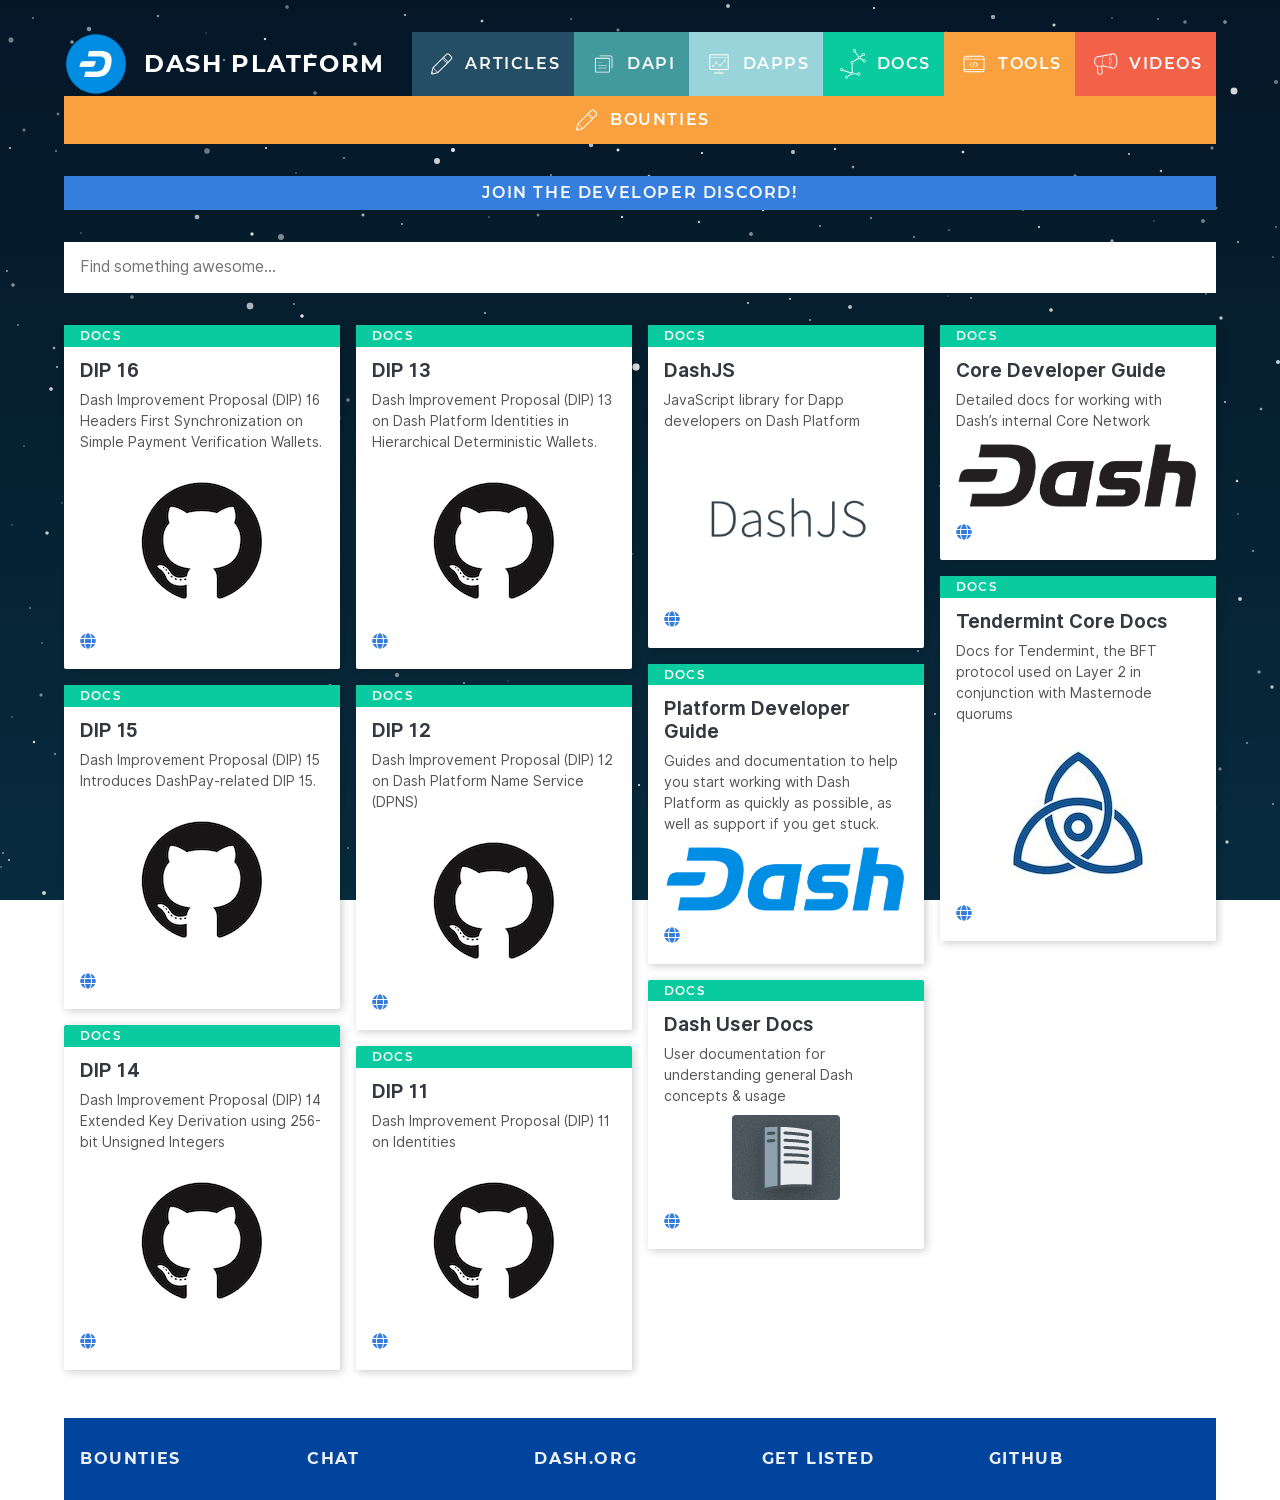
<file: docs/index.html>
<!doctype html><html lang=en><head><meta charset=utf-8><meta http-equiv=x-ua-compatible content="IE=edge"><meta name=viewport content="width=device-width,initial-scale=1"><title>Docs</title><meta name=description content="Dash Platorm Documentation resources."><link rel=canonical href=../docs/><meta name=twitter:card content=summary_large_image><meta name=twitter:title content=Docs><meta name=twitter:description content="Dash Platorm Documentation resources."><meta name=twitter:image content=https://dashdevs.org/images/brand/dash_logo_2018_rgb_for_screens.png><meta property=og:locale content=en><meta property=og:title content=Docs><meta property=og:description content="Dash Platorm Documentation resources."><meta property=og:url content=/docs/><meta property=og:site_name content="Awesome Dash Platform"><meta property=og:image content=https://dashdevs.org/images/brand/dash_logo_2018_rgb_for_screens.png><meta name=msapplication-TileColor content=#0b3a53><meta name=theme-color content=#0b3a53><link rel=manifest href=../manifest.json><link rel="shortcut icon" href=../favicon.ico><link rel=stylesheet href=../app.css></head><body><div class="charcoal sans-serif w-90 mw9 center"><nav class="montserrat mv4 fw6 flex-wrap ttu tracked sans-serif flex flex-between"><a href=../ class="w-100 w-auto-l flex items-center pv3 pv0-l mr3 flex-grow-1 flex items-center justify-center justify-start-l no-underline"><img alt=Dash src=../images/brand/Dash-D-white_on_blue_circle_s.png class="w3 h3 mr3"><h1 class="f3 white">Dash Platform</h1></a><a href=../articles/ class="flex-grow-1 flex items-center justify-center white no-underline pa2 bg-animate dib bg-navy-muted hover-bg-navy"><span class="w2 h2 fill-white mr2"><svg xmlns="http://www.w3.org/2000/svg" viewBox="0 0 100 100"><path d="M82.89 25.64l-6.53-6.53a7.79 7.79.0 0 0-11 .35L23.72 61.1l-4.6 17.19a3.8 3.8.0 0 0 1 3.61 3.74 3.74.0 0 0 2.64 1.1 3.87 3.87.0 0 0 .95-.12l17.19-4.6 41.64-41.64a7.79 7.79.0 0 0 .35-11zM58 31l13 13-2.28 2.28-12.98-12.96zM26 64.21 37.79 76l-11.16 3L23 75.23zM23 80a.8.8.0 0 1-.77-.19A.75.75.0 0 1 22 79l.41-1.54 2 2.09zm16.78-4.8L26.83 62.23l27.49-27.49 12.94 12.94zm40.64-40.68-8 8-12.99-12.89 8.05-8a4.8 4.8.0 0 1 6.76-.35l6.53 6.53a4.8 4.8.0 0 1-.35 6.71z"/></svg></span>Articles</a>
<a href=../dapi/ class="flex-grow-1 flex items-center justify-center white no-underline pa2 bg-animate dib bg-teal-muted hover-bg-teal"><span class="w2 h2 fill-white mr2"><svg xmlns="http://www.w3.org/2000/svg" viewBox="0 0 100 100"><path d="M67.36 30.73H29.1a3.92 3.92.0 0 0-3.91 3.91V72.9a3.92 3.92.0 0 0 3.91 3.91h38.26a3.92 3.92.0 0 0 3.91-3.91V34.64a3.91 3.91.0 0 0-3.91-3.91zm1.31 42.17a1.31 1.31.0 0 1-1.31 1.31H29.1a1.31 1.31.0 0 1-1.31-1.31V34.64a1.31 1.31.0 0 1 1.31-1.31h38.26a1.31 1.31.0 0 1 1.31 1.31z"/><path d="M72.75 23.19h-32.3a1.3 1.3.0 0 0 0 2.6h32.3A4.3 4.3.0 0 1 77 30.08v32.3a1.3 1.3.0 0 0 2.6.0v-32.3a6.9 6.9.0 0 0-6.85-6.89zM35.37 45.68H47.9a.75.75.0 0 0 0-1.5H35.37a.75.75.0 0 0 0 1.5zM61.1 53H35.37a.75.75.0 0 0 0 1.5H61.1a.75.75.0 0 0 0-1.5zm0 8.86H35.37a.75.75.0 1 0 0 1.5H61.1a.75.75.0 1 0 0-1.5z"/></svg></span>DAPI</a>
<a href=../dapps/ class="flex-grow-1 flex items-center justify-center white no-underline pa2 bg-animate dib bg-aqua-muted hover-bg-aqua"><span class="w2 h2 fill-white mr2"><svg xmlns="http://www.w3.org/2000/svg" viewBox="0 0 100 100"><path d="M76.595 19.785h-52.93a3.93 3.93.0 0 0-3.92 3.92v39.12a5.74 5.74.0 0 0 5.73 5.73h23.79v6.25h-9.67a4 4 0 0 0-4 4 3.59 3.59.0 0 0 .08.81l.12.6h28.49l.13-.6a4.28 4.28.0 0 0 .08-.81 4 4 0 0 0-4-4h-9.73v-6.25h25.83a3.67 3.67.0 0 0 3.66-3.67v-41.44a3.67 3.67.0 0 0-3.66-3.66zm-13.61 58.94h-25.95a2.52 2.52.0 0 1 2.56-2.42h20.88a2.51 2.51.0 0 1 2.51 2.42zm-39.32-55.94h52.93a.66.66.0 0 1 .66.66v5.56h-54.51v-5.3a.92.92.0 0 1 .92-.92zm52.93 42.77h-51.12a2.73 2.73.0 0 1-2.73-2.73v-32.29h54.53v34.35a.67.67.0 0 1-.68.67z"/><path d="M68.315 35.735a3.61 3.61.0 0 0-3.61 3.61 3.58 3.58.0 0 0 .74 2.17l-9.77 10.38a3.5 3.5.0 0 0-4.13.46l-7.4-5a3.61 3.61.0 1 0-6.9-1.48 3.58 3.58.0 0 0 .41 1.63l-.06-.05-4.54 5.55a3.57 3.57.0 0 0-1.35-.27 3.62 3.62.0 1 0 2.6 1.11l4.29-5.21a3.53 3.53.0 0 0 2.3.86 3.62 3.62.0 0 0 2.39-.92l7.41 5a3.52 3.52.0 0 0-.37 1.43 3.635 3.635.0 1 0 7.27.0 3.57 3.57.0 0 0-.74-2.16l9.74-10.35a3.49 3.49.0 0 0 1.73.46 3.61 3.61.0 0 0 0-7.22zm-36.61 22.72a2.11 2.11.0 1 1 2.11-2.11 2.12 2.12.0 0 1-2.11 2.11zm9.15-10.45a2.11 2.11.0 1 1 2.11-2.11 2.12 2.12.0 0 1-2.11 2.11zm13.08 9.15a2.11 2.11.0 1 1 2.11-2.15 2.11 2.11.0 0 1-2.11 2.14zm14.38-15.7a2.11 2.11.0 1 1 2.11-2.11 2.11 2.11.0 0 1-2.11 2.11z"/></svg></span>Dapps</a>
<a href=../docs/ class="flex-grow-1 flex items-center justify-center white no-underline pa2 bg-animate dib bg-green-muted hover-bg-green"><span class="w2 h2 fill-white mr2"><svg xmlns="http://www.w3.org/2000/svg" viewBox="0 0 100 100"><path d="M90 39.9a4.75 4.75.0 0 0-5.4-3.9 4.66 4.66.0 0 0-2.18 1l-8.25-5.41a4.59 4.59.0 0 0 .11-2 4.81 4.81.0 0 0-.25-.94l5.3-4.33a1.22 1.22.0 0 0 .17.15 4.67 4.67.0 0 0 2.78.91 4.79 4.79.0 0 0 3.85-2 4.75 4.75.0 0 0-4.58-7.48 4.74 4.74.0 0 0-4 5.43c0 .13.07.26.1.39l-5.59 4.57a4.69 4.69.0 0 0-3.26-.69 4.85 4.85.0 0 0-.63.16L58.16 11.6c.06-.07.12-.12.17-.19a4.68 4.68.0 0 0 .85-3.53 4.76 4.76.0 1 0-4 5.43c.14.0.26-.07.4-.1L65.77 27.5a4.73 4.73.0 0 0-.86 3.5c0 .15.07.29.1.43L50 41.13l-.17-.13a4.73 4.73.0 0 0-3.53-.84 4.75 4.75.0 0 0-.7 9.21l.4 25.88a4.73 4.73.0 0 0-2.14 1.53L19.4 67.92a6.35 6.35.0 0 0 0-.87 4.73 4.73.0 0 0-1.9-3.1 4.75 4.75.0 1 0-2.79 8.59 4.73 4.73.0 0 0 3.71-1.81L42.8 79.6a5 5 0 0 0 .05.86c0 .16.08.31.12.46l-10.3 6.75-.14-.13a4.73 4.73.0 0 0-3.53-.85 4.75 4.75.0 0 0 .73 9.44 4.84 4.84.0 0 0 .75-.06 4.73 4.73.0 0 0 3.94-5.43 3.43 3.43.0 0 0-.11-.46l10.3-6.75a4.64 4.64.0 0 0 3.67 1 4.75 4.75.0 0 0 3.61-2.82l12 1a4.73 4.73.0 1 0 .24-3l-12-1A4.73 4.73.0 0 0 49 75.22l-.4-25.93a4.72 4.72.0 0 0 3.13-5.22c0-.14-.08-.28-.11-.42l15-9.66c.06.0.11.11.17.15a4.7 4.7.0 0 0 3.53.85 4.8 4.8.0 0 0 2.19-1l8.24 5.41a4.74 4.74.0 1 0 9.25.5zM16.88 69.41A2.75 2.75.0 0 1 12 68.22a2.75 2.75.0 0 1 2.28-3.14 3.25 3.25.0 0 1 .44.0 2.73 2.73.0 0 1 1.6.52 2.69 2.69.0 0 1 1.1 1.79 2.73 2.73.0 0 1-.54 2.02zm51.2 9.34a3.11 3.11.0 0 1 .43.0 2.74 2.74.0 0 1 1.61.52 2.69 2.69.0 0 1 1.1 1.73 2.75 2.75.0 1 1-3.14-2.28zM80.07 19A2.74 2.74.0 0 1 85 20.18a2.7 2.7.0 0 1-.49 2 2.75 2.75.0 0 1-3.84.61A2.74 2.74.0 0 1 79.58 21a2.7 2.7.0 0 1 .49-2zm-27.19-8.16a2.74 2.74.0 0 1 1.18-4.93 3.27 3.27.0 0 1 .44.0 2.75 2.75.0 1 1-1.62 5zM32 93a2.75 2.75.0 0 1-3.84.61 2.77 2.77.0 0 1-1.16-1.8 2.73 2.73.0 0 1 .5-2 2.69 2.69.0 0 1 1.79-1.09 2.09 2.09.0 0 1 .43.0 2.68 2.68.0 0 1 1.61.53A2.74 2.74.0 0 1 32 93zm18.29-13.7a2.74 2.74.0 1 1-3.18-2.3 3.13 3.13.0 0 1 .43.0 2.75 2.75.0 0 1 2.71 2.29zm-1-32.86a2.77 2.77.0 0 1-1.8 1.1 2.71 2.71.0 0 1-2-.5 2.74 2.74.0 0 1-1.1-1.79 2.71 2.71.0 0 1 .5-2 2.74 2.74.0 0 1 1.79-1.1 3.11 3.11.0 0 1 .43.0 2.74 2.74.0 0 1 1.61.52 2.69 2.69.0 0 1 1.1 1.8 2.75 2.75.0 0 1-.56 1.96zM70 33a2.75 2.75.0 1 1 2.29-3.14A2.75 2.75.0 0 1 70 33zm15.77 10.35a2.75 2.75.0 0 1-3.14-2.28 2.74 2.74.0 1 1 3.14 2.28z"/></svg></span>Docs</a>
<a href=../tools/ class="flex-grow-1 flex items-center justify-center white no-underline pa2 bg-animate dib bg-yellow-muted hover-bg-yellow"><span class="w2 h2 fill-white mr2"><svg xmlns="http://www.w3.org/2000/svg" viewBox="0 0 100 100"><path d="M75 24H25.11c-4.19.0-8 4.11-8 8.61v35.26a8.29 8.29.0 0 0 8 8.13H75a8.11 8.11.0 0 0 7.87-8.13V32.61C82.91 28.55 79.54 24 75 24zm-49.89 3H75c2.74.0 4.87 3 4.87 5.61v1.32H20.09v-1.32c0-2.83 2.49-5.61 5.02-5.61zm-5 39.59V35.93h59.8v30.66zM75 73H25.11a5.28 5.28.0 0 1-4.95-4.41h59.67A5.09 5.09.0 0 1 75 73z"/><circle cx="26.22" cy="30.54" r="1.33"/><path d="M30.49 31.88a1.34 1.34.0 1 0-1.33-1.34 1.34 1.34.0 0 0 1.33 1.34zm4.28.0a1.34 1.34.0 1 0-1.34-1.34 1.34 1.34.0 0 0 1.34 1.34zm4.4 19.55 5-5a1.28 1.28.0 0 0-1.81-1.81l-5.87 5.88a1.3 1.3.0 0 0 0 1.84l5.87 5.88a1.28 1.28.0 0 0 1.81-1.81zm23.58-.92-5.88-5.88a1.28 1.28.0 1 0-1.8 1.81l5 5-5 5a1.28 1.28.0 1 0 1.8 1.81l5.88-5.88a1.27 1.27.0 0 0 .38-.92 1.31 1.31.0 0 0-.38-.94zM51 42.85A1.38 1.38.0 0 0 49.44 44l-2.37 14.41a1.39 1.39.0 0 0 2.75.45l2.37-14.41a1.39 1.39.0 0 0-1.19-1.6z"/></svg></span>Tools</a>
<a href=../videos/ class="flex-grow-1 flex items-center justify-center white no-underline pa2 bg-animate dib bg-red-muted hover-bg-red"><span class="w2 h2 fill-white mr2"><svg xmlns="http://www.w3.org/2000/svg" viewBox="0 0 100 100"><path d="M76.1 16.42c-.81.0-23.86 4.63-43.07 8.52a13.27 13.27.0 0 1-1.48.16c-4.6.39-15.38 1.3-15.38 16.56.0 9.6 4.68 14.68 9.42 16.42l.06 17.67a7.78 7.78.0 0 0 7.5 7.83c2.93.0 9.79.0 9.79-5.08v-.14L40.93 58h5.2c.65.15 3.4.84 6.55 1.62 20.32 5.05 22.75 5.6 23.26 5.6 7.37.0 12.72-10.19 12.72-24.28.0-14.22-5.28-24.52-12.56-24.52zM46 55a30.82 30.82.0 0 1-3.85-14.81 30.46 30.46.0 0 1 3.75-14.67l-.16-.08c8.34-1.68 16.93-3.4 22.86-4.57-3.17 3.82-5.32 10.3-5.65 17.91.0.68-.05 1.37-.05 2.07v2c.31 7.34 2.31 13.63 5.29 17.51-4.8-1.18-10.77-2.66-14.84-3.68C46.53 55 46.53 55 46.3 55zm30.17-35.58c5.33.09 9.49 9.49 9.49 21.48v.1c0 11.85-4.22 21.15-9.64 21.24-.5-.08-2.5-.55-5.2-1.21-2.48-2.29-4.46-6.39-5.54-11.46 3.08-.09 5.48-3.92 5.48-8.8s-2.38-8.68-5.44-8.77c1.14-5.22 3.25-9.4 5.86-11.6 2.73-.57 4.55-.92 4.99-.98zm-11.12 14h.12c2.22.0 4.09 3.34 4.09 7.3s-1.87 7.31-4.09 7.31H65a41.13 41.13.0 0 1-.58-5.34v-3.77a43.13 43.13.0 0 1 .63-5.46zm-31.9 47.16a4.8 4.8.0 0 1-4.5-4.83l-.06-17.84 9.29-.37 2.06 21c-.08 1.81-3.66 2.04-6.79 2.04zM39.28 55a1.51 1.51.0 0 0-1.11.49v.05l-10 .4a1.4 1.4.0 0 0-.67-.41c-1.39-.36-8.29-2.7-8.29-13.86.0-12.5 8.22-13.19 12.63-13.57a15.6 15.6.0 0 0 1.83-.21l10.43-2.12a31.71 31.71.0 0 0-3.46 14.41A32.29 32.29.0 0 0 44.28 55z"/></svg></span>Videos</a>
<a href=../bounties/ class="flex-grow-1 flex items-center justify-center white no-underline pa2 bg-animate dib bg-yellow-muted hover-bg-yellow"><span class="w2 h2 fill-white mr2"><svg xmlns="http://www.w3.org/2000/svg" viewBox="0 0 100 100"><path d="M82.89 25.64l-6.53-6.53a7.79 7.79.0 0 0-11 .35L23.72 61.1l-4.6 17.19a3.8 3.8.0 0 0 1 3.61 3.74 3.74.0 0 0 2.64 1.1 3.87 3.87.0 0 0 .95-.12l17.19-4.6 41.64-41.64a7.79 7.79.0 0 0 .35-11zM58 31l13 13-2.28 2.28-12.98-12.96zM26 64.21 37.79 76l-11.16 3L23 75.23zM23 80a.8.8.0 0 1-.77-.19A.75.75.0 0 1 22 79l.41-1.54 2 2.09zm16.78-4.8L26.83 62.23l27.49-27.49 12.94 12.94zm40.64-40.68-8 8-12.99-12.89 8.05-8a4.8 4.8.0 0 1 6.76-.35l6.53 6.53a4.8 4.8.0 0 1-.35 6.71z"/></svg></span>Bounties</a></nav><nav class="montserrat mv4 fw6 flex-wrap ttu tracked sans-serif flex flex-between"><a href=https://discord.gg/mU79ZWx target=_blank class="flex-grow-1 flex items-center justify-center white no-underline pa2 bg-animate dib bg-blue hover-aqua">Join the Developer Discord!</a></nav><div class="mv2 dn" id=search><input placeholder="Find something awesome..." class="input-reset outline-0 bn pa3 mb2 db w-100 center focus-outline dn" type=text></div><main class="CardContainer mv4"><article data-ref=0 class="Card dib bg-white shadow-4 br1 dark-gray b--black-10 ma2"><div class="bg-navy ttu fw6 tracked montserrat bg-green-muted br1 br--top white pv1 ph2 ph3-ns f7 b w-100">Docs</div><div class="pa2 ph3-ns pb3-ns flex flex-column flex-grow-1"><div class="dt w-100 mt1"><div class=dtc><a target=_blank class="no-underline charcoal" href=https://github.com/dashpay/dips/blob/master/dip-0016.md><h1 class="f5 f4-ns mv0">DIP 16</h1></a></div></div><p class="f6 lh-copy mt2 mb0 mid-gray" style=hyphens:auto;-webkit-hyphens:auto>Dash Improvement Proposal (DIP) 16 Headers First Synchronization on Simple Payment Verification Wallets.</p><div class="mt2 tc"><a target=_blank class="no-underline charcoal" href=https://github.com/dashpay/dips/blob/master/dip-0016.md><img class=br2 src=../images/marks/GitHub-Mark.png style=max-height:20em></a></div><div class="flex pt2 mt-auto align-center justify-begin"><a href=https://github.com/dashpay/dips/blob/master/dip-0016.md target=_blank alt=Website title=Website><svg class="w1 h1 mr2 fill-blue" xmlns="http://www.w3.org/2000/svg" viewBox="0 0 496 512"><path d="M336.5 160C322 70.7 287.8 8 248 8s-74 62.7-88.5 152h177zM152 256c0 22.2 1.2 43.5 3.3 64h185.3c2.1-20.5 3.3-41.8 3.3-64s-1.2-43.5-3.3-64H155.3c-2.1 20.5-3.3 41.8-3.3 64zm324.7-96c-28.6-67.9-86.5-120.4-158-141.6 24.4 33.8 41.2 84.7 50 141.6h108zM177.2 18.4C105.8 39.6 47.8 92.1 19.3 160h108c8.7-56.9 25.5-107.8 49.9-141.6zM487.4 192H372.7c2.1 21 3.3 42.5 3.3 64s-1.2 43-3.3 64h114.6c5.5-20.5 8.6-41.8 8.6-64s-3.1-43.5-8.5-64zM120 256c0-21.5 1.2-43 3.3-64H8.6C3.2 212.5.0 233.8.0 256s3.2 43.5 8.6 64h114.6c-2-21-3.2-42.5-3.2-64zm39.5 96c14.5 89.3 48.7 152 88.5 152s74-62.7 88.5-152h-177zm159.3 141.6c71.4-21.2 129.4-73.7 158-141.6h-108c-8.8 56.9-25.6 107.8-50 141.6zM19.3 352c28.6 67.9 86.5 120.4 158 141.6-24.4-33.8-41.2-84.7-50-141.6h-108z"/></svg></a></div></div></article><article data-ref=1 class="Card dib bg-white shadow-4 br1 dark-gray b--black-10 ma2"><div class="bg-navy ttu fw6 tracked montserrat bg-green-muted br1 br--top white pv1 ph2 ph3-ns f7 b w-100">Docs</div><div class="pa2 ph3-ns pb3-ns flex flex-column flex-grow-1"><div class="dt w-100 mt1"><div class=dtc><a target=_blank class="no-underline charcoal" href=https://github.com/dashpay/dips/blob/master/dip-0014.md><h1 class="f5 f4-ns mv0">DIP 15</h1></a></div></div><p class="f6 lh-copy mt2 mb0 mid-gray" style=hyphens:auto;-webkit-hyphens:auto>Dash Improvement Proposal (DIP) 15 Introduces DashPay-related DIP 15.</p><div class="mt2 tc"><a target=_blank class="no-underline charcoal" href=https://github.com/dashpay/dips/blob/master/dip-0014.md><img class=br2 src=../images/marks/GitHub-Mark.png style=max-height:20em></a></div><div class="flex pt2 mt-auto align-center justify-begin"><a href=https://github.com/dashpay/dips/blob/master/dip-0014.md target=_blank alt=Website title=Website><svg class="w1 h1 mr2 fill-blue" xmlns="http://www.w3.org/2000/svg" viewBox="0 0 496 512"><path d="M336.5 160C322 70.7 287.8 8 248 8s-74 62.7-88.5 152h177zM152 256c0 22.2 1.2 43.5 3.3 64h185.3c2.1-20.5 3.3-41.8 3.3-64s-1.2-43.5-3.3-64H155.3c-2.1 20.5-3.3 41.8-3.3 64zm324.7-96c-28.6-67.9-86.5-120.4-158-141.6 24.4 33.8 41.2 84.7 50 141.6h108zM177.2 18.4C105.8 39.6 47.8 92.1 19.3 160h108c8.7-56.9 25.5-107.8 49.9-141.6zM487.4 192H372.7c2.1 21 3.3 42.5 3.3 64s-1.2 43-3.3 64h114.6c5.5-20.5 8.6-41.8 8.6-64s-3.1-43.5-8.5-64zM120 256c0-21.5 1.2-43 3.3-64H8.6C3.2 212.5.0 233.8.0 256s3.2 43.5 8.6 64h114.6c-2-21-3.2-42.5-3.2-64zm39.5 96c14.5 89.3 48.7 152 88.5 152s74-62.7 88.5-152h-177zm159.3 141.6c71.4-21.2 129.4-73.7 158-141.6h-108c-8.8 56.9-25.6 107.8-50 141.6zM19.3 352c28.6 67.9 86.5 120.4 158 141.6-24.4-33.8-41.2-84.7-50-141.6h-108z"/></svg></a></div></div></article><article data-ref=2 class="Card dib bg-white shadow-4 br1 dark-gray b--black-10 ma2"><div class="bg-navy ttu fw6 tracked montserrat bg-green-muted br1 br--top white pv1 ph2 ph3-ns f7 b w-100">Docs</div><div class="pa2 ph3-ns pb3-ns flex flex-column flex-grow-1"><div class="dt w-100 mt1"><div class=dtc><a target=_blank class="no-underline charcoal" href=https://github.com/dashpay/dips/blob/master/dip-0014.md><h1 class="f5 f4-ns mv0">DIP 14</h1></a></div></div><p class="f6 lh-copy mt2 mb0 mid-gray" style=hyphens:auto;-webkit-hyphens:auto>Dash Improvement Proposal (DIP) 14 Extended Key Derivation using 256-bit Unsigned Integers</p><div class="mt2 tc"><a target=_blank class="no-underline charcoal" href=https://github.com/dashpay/dips/blob/master/dip-0014.md><img class=br2 src=../images/marks/GitHub-Mark.png style=max-height:20em></a></div><div class="flex pt2 mt-auto align-center justify-begin"><a href=https://github.com/dashpay/dips/blob/master/dip-0014.md target=_blank alt=Website title=Website><svg class="w1 h1 mr2 fill-blue" xmlns="http://www.w3.org/2000/svg" viewBox="0 0 496 512"><path d="M336.5 160C322 70.7 287.8 8 248 8s-74 62.7-88.5 152h177zM152 256c0 22.2 1.2 43.5 3.3 64h185.3c2.1-20.5 3.3-41.8 3.3-64s-1.2-43.5-3.3-64H155.3c-2.1 20.5-3.3 41.8-3.3 64zm324.7-96c-28.6-67.9-86.5-120.4-158-141.6 24.4 33.8 41.2 84.7 50 141.6h108zM177.2 18.4C105.8 39.6 47.8 92.1 19.3 160h108c8.7-56.9 25.5-107.8 49.9-141.6zM487.4 192H372.7c2.1 21 3.3 42.5 3.3 64s-1.2 43-3.3 64h114.6c5.5-20.5 8.6-41.8 8.6-64s-3.1-43.5-8.5-64zM120 256c0-21.5 1.2-43 3.3-64H8.6C3.2 212.5.0 233.8.0 256s3.2 43.5 8.6 64h114.6c-2-21-3.2-42.5-3.2-64zm39.5 96c14.5 89.3 48.7 152 88.5 152s74-62.7 88.5-152h-177zm159.3 141.6c71.4-21.2 129.4-73.7 158-141.6h-108c-8.8 56.9-25.6 107.8-50 141.6zM19.3 352c28.6 67.9 86.5 120.4 158 141.6-24.4-33.8-41.2-84.7-50-141.6h-108z"/></svg></a></div></div></article><article data-ref=3 class="Card dib bg-white shadow-4 br1 dark-gray b--black-10 ma2"><div class="bg-navy ttu fw6 tracked montserrat bg-green-muted br1 br--top white pv1 ph2 ph3-ns f7 b w-100">Docs</div><div class="pa2 ph3-ns pb3-ns flex flex-column flex-grow-1"><div class="dt w-100 mt1"><div class=dtc><a target=_blank class="no-underline charcoal" href=https://github.com/dashpay/dips/blob/master/dip-0013.md><h1 class="f5 f4-ns mv0">DIP 13</h1></a></div></div><p class="f6 lh-copy mt2 mb0 mid-gray" style=hyphens:auto;-webkit-hyphens:auto>Dash Improvement Proposal (DIP) 13 on Dash Platform Identities in Hierarchical Deterministic Wallets.</p><div class="mt2 tc"><a target=_blank class="no-underline charcoal" href=https://github.com/dashpay/dips/blob/master/dip-0013.md><img class=br2 src=../images/marks/GitHub-Mark.png style=max-height:20em></a></div><div class="flex pt2 mt-auto align-center justify-begin"><a href=https://github.com/dashpay/dips/blob/master/dip-0013.md target=_blank alt=Website title=Website><svg class="w1 h1 mr2 fill-blue" xmlns="http://www.w3.org/2000/svg" viewBox="0 0 496 512"><path d="M336.5 160C322 70.7 287.8 8 248 8s-74 62.7-88.5 152h177zM152 256c0 22.2 1.2 43.5 3.3 64h185.3c2.1-20.5 3.3-41.8 3.3-64s-1.2-43.5-3.3-64H155.3c-2.1 20.5-3.3 41.8-3.3 64zm324.7-96c-28.6-67.9-86.5-120.4-158-141.6 24.4 33.8 41.2 84.7 50 141.6h108zM177.2 18.4C105.8 39.6 47.8 92.1 19.3 160h108c8.7-56.9 25.5-107.8 49.9-141.6zM487.4 192H372.7c2.1 21 3.3 42.5 3.3 64s-1.2 43-3.3 64h114.6c5.5-20.5 8.6-41.8 8.6-64s-3.1-43.5-8.5-64zM120 256c0-21.5 1.2-43 3.3-64H8.6C3.2 212.5.0 233.8.0 256s3.2 43.5 8.6 64h114.6c-2-21-3.2-42.5-3.2-64zm39.5 96c14.5 89.3 48.7 152 88.5 152s74-62.7 88.5-152h-177zm159.3 141.6c71.4-21.2 129.4-73.7 158-141.6h-108c-8.8 56.9-25.6 107.8-50 141.6zM19.3 352c28.6 67.9 86.5 120.4 158 141.6-24.4-33.8-41.2-84.7-50-141.6h-108z"/></svg></a></div></div></article><article data-ref=4 class="Card dib bg-white shadow-4 br1 dark-gray b--black-10 ma2"><div class="bg-navy ttu fw6 tracked montserrat bg-green-muted br1 br--top white pv1 ph2 ph3-ns f7 b w-100">Docs</div><div class="pa2 ph3-ns pb3-ns flex flex-column flex-grow-1"><div class="dt w-100 mt1"><div class=dtc><a target=_blank class="no-underline charcoal" href=https://github.com/dashpay/dips/blob/master/dip-0012.md><h1 class="f5 f4-ns mv0">DIP 12</h1></a></div></div><p class="f6 lh-copy mt2 mb0 mid-gray" style=hyphens:auto;-webkit-hyphens:auto>Dash Improvement Proposal (DIP) 12 on Dash Platform Name Service (DPNS)</p><div class="mt2 tc"><a target=_blank class="no-underline charcoal" href=https://github.com/dashpay/dips/blob/master/dip-0012.md><img class=br2 src=../images/marks/GitHub-Mark.png style=max-height:20em></a></div><div class="flex pt2 mt-auto align-center justify-begin"><a href=https://github.com/dashpay/dips/blob/master/dip-0012.md target=_blank alt=Website title=Website><svg class="w1 h1 mr2 fill-blue" xmlns="http://www.w3.org/2000/svg" viewBox="0 0 496 512"><path d="M336.5 160C322 70.7 287.8 8 248 8s-74 62.7-88.5 152h177zM152 256c0 22.2 1.2 43.5 3.3 64h185.3c2.1-20.5 3.3-41.8 3.3-64s-1.2-43.5-3.3-64H155.3c-2.1 20.5-3.3 41.8-3.3 64zm324.7-96c-28.6-67.9-86.5-120.4-158-141.6 24.4 33.8 41.2 84.7 50 141.6h108zM177.2 18.4C105.8 39.6 47.8 92.1 19.3 160h108c8.7-56.9 25.5-107.8 49.9-141.6zM487.4 192H372.7c2.1 21 3.3 42.5 3.3 64s-1.2 43-3.3 64h114.6c5.5-20.5 8.6-41.8 8.6-64s-3.1-43.5-8.5-64zM120 256c0-21.5 1.2-43 3.3-64H8.6C3.2 212.5.0 233.8.0 256s3.2 43.5 8.6 64h114.6c-2-21-3.2-42.5-3.2-64zm39.5 96c14.5 89.3 48.7 152 88.5 152s74-62.7 88.5-152h-177zm159.3 141.6c71.4-21.2 129.4-73.7 158-141.6h-108c-8.8 56.9-25.6 107.8-50 141.6zM19.3 352c28.6 67.9 86.5 120.4 158 141.6-24.4-33.8-41.2-84.7-50-141.6h-108z"/></svg></a></div></div></article><article data-ref=5 class="Card dib bg-white shadow-4 br1 dark-gray b--black-10 ma2"><div class="bg-navy ttu fw6 tracked montserrat bg-green-muted br1 br--top white pv1 ph2 ph3-ns f7 b w-100">Docs</div><div class="pa2 ph3-ns pb3-ns flex flex-column flex-grow-1"><div class="dt w-100 mt1"><div class=dtc><a target=_blank class="no-underline charcoal" href=https://github.com/dashpay/dips/blob/master/dip-0011.md><h1 class="f5 f4-ns mv0">DIP 11</h1></a></div></div><p class="f6 lh-copy mt2 mb0 mid-gray" style=hyphens:auto;-webkit-hyphens:auto>Dash Improvement Proposal (DIP) 11 on Identities</p><div class="mt2 tc"><a target=_blank class="no-underline charcoal" href=https://github.com/dashpay/dips/blob/master/dip-0011.md><img class=br2 src=../images/marks/GitHub-Mark.png style=max-height:20em></a></div><div class="flex pt2 mt-auto align-center justify-begin"><a href=https://github.com/dashpay/dips/blob/master/dip-0011.md target=_blank alt=Website title=Website><svg class="w1 h1 mr2 fill-blue" xmlns="http://www.w3.org/2000/svg" viewBox="0 0 496 512"><path d="M336.5 160C322 70.7 287.8 8 248 8s-74 62.7-88.5 152h177zM152 256c0 22.2 1.2 43.5 3.3 64h185.3c2.1-20.5 3.3-41.8 3.3-64s-1.2-43.5-3.3-64H155.3c-2.1 20.5-3.3 41.8-3.3 64zm324.7-96c-28.6-67.9-86.5-120.4-158-141.6 24.4 33.8 41.2 84.7 50 141.6h108zM177.2 18.4C105.8 39.6 47.8 92.1 19.3 160h108c8.7-56.9 25.5-107.8 49.9-141.6zM487.4 192H372.7c2.1 21 3.3 42.5 3.3 64s-1.2 43-3.3 64h114.6c5.5-20.5 8.6-41.8 8.6-64s-3.1-43.5-8.5-64zM120 256c0-21.5 1.2-43 3.3-64H8.6C3.2 212.5.0 233.8.0 256s3.2 43.5 8.6 64h114.6c-2-21-3.2-42.5-3.2-64zm39.5 96c14.5 89.3 48.7 152 88.5 152s74-62.7 88.5-152h-177zm159.3 141.6c71.4-21.2 129.4-73.7 158-141.6h-108c-8.8 56.9-25.6 107.8-50 141.6zM19.3 352c28.6 67.9 86.5 120.4 158 141.6-24.4-33.8-41.2-84.7-50-141.6h-108z"/></svg></a></div></div></article><article data-ref=6 class="Card dib bg-white shadow-4 br1 dark-gray b--black-10 ma2"><div class="bg-navy ttu fw6 tracked montserrat bg-green-muted br1 br--top white pv1 ph2 ph3-ns f7 b w-100">Docs</div><div class="pa2 ph3-ns pb3-ns flex flex-column flex-grow-1"><div class="dt w-100 mt1"><div class=dtc><a target=_blank class="no-underline charcoal" href=https://dashevo.github.io/js-dash-sdk><h1 class="f5 f4-ns mv0">DashJS</h1></a></div></div><p class="f6 lh-copy mt2 mb0 mid-gray" style=hyphens:auto;-webkit-hyphens:auto>JavaScript library for Dapp developers on Dash Platform</p><div class="mt2 tc"><a target=_blank class="no-underline charcoal" href=https://dashevo.github.io/js-dash-sdk><img class=br2 src=../images/brand/dashjs.png style=max-height:20em></a></div><div class="flex pt2 mt-auto align-center justify-begin"><a href=https://dashevo.github.io/js-dash-sdk target=_blank alt=Website title=Website><svg class="w1 h1 mr2 fill-blue" xmlns="http://www.w3.org/2000/svg" viewBox="0 0 496 512"><path d="M336.5 160C322 70.7 287.8 8 248 8s-74 62.7-88.5 152h177zM152 256c0 22.2 1.2 43.5 3.3 64h185.3c2.1-20.5 3.3-41.8 3.3-64s-1.2-43.5-3.3-64H155.3c-2.1 20.5-3.3 41.8-3.3 64zm324.7-96c-28.6-67.9-86.5-120.4-158-141.6 24.4 33.8 41.2 84.7 50 141.6h108zM177.2 18.4C105.8 39.6 47.8 92.1 19.3 160h108c8.7-56.9 25.5-107.8 49.9-141.6zM487.4 192H372.7c2.1 21 3.3 42.5 3.3 64s-1.2 43-3.3 64h114.6c5.5-20.5 8.6-41.8 8.6-64s-3.1-43.5-8.5-64zM120 256c0-21.5 1.2-43 3.3-64H8.6C3.2 212.5.0 233.8.0 256s3.2 43.5 8.6 64h114.6c-2-21-3.2-42.5-3.2-64zm39.5 96c14.5 89.3 48.7 152 88.5 152s74-62.7 88.5-152h-177zm159.3 141.6c71.4-21.2 129.4-73.7 158-141.6h-108c-8.8 56.9-25.6 107.8-50 141.6zM19.3 352c28.6 67.9 86.5 120.4 158 141.6-24.4-33.8-41.2-84.7-50-141.6h-108z"/></svg></a></div></div></article><article data-ref=7 class="Card dib bg-white shadow-4 br1 dark-gray b--black-10 ma2"><div class="bg-navy ttu fw6 tracked montserrat bg-green-muted br1 br--top white pv1 ph2 ph3-ns f7 b w-100">Docs</div><div class="pa2 ph3-ns pb3-ns flex flex-column flex-grow-1"><div class="dt w-100 mt1"><div class=dtc><a target=_blank class="no-underline charcoal" href=https://dashplatform.readme.io/><h1 class="f5 f4-ns mv0">Platform Developer Guide</h1></a></div></div><p class="f6 lh-copy mt2 mb0 mid-gray" style=hyphens:auto;-webkit-hyphens:auto>Guides and documentation to help you start working with Dash Platform as quickly as possible, as well as support if you get stuck.</p><div class="mt2 tc"><a target=_blank class="no-underline charcoal" href=https://dashplatform.readme.io/><img class=br2 src=../images/brand/dash_logo_2018_rgb_for_screens.png style=max-height:20em></a></div><div class="flex pt2 mt-auto align-center justify-begin"><a href=https://dashplatform.readme.io/ target=_blank alt=Website title=Website><svg class="w1 h1 mr2 fill-blue" xmlns="http://www.w3.org/2000/svg" viewBox="0 0 496 512"><path d="M336.5 160C322 70.7 287.8 8 248 8s-74 62.7-88.5 152h177zM152 256c0 22.2 1.2 43.5 3.3 64h185.3c2.1-20.5 3.3-41.8 3.3-64s-1.2-43.5-3.3-64H155.3c-2.1 20.5-3.3 41.8-3.3 64zm324.7-96c-28.6-67.9-86.5-120.4-158-141.6 24.4 33.8 41.2 84.7 50 141.6h108zM177.2 18.4C105.8 39.6 47.8 92.1 19.3 160h108c8.7-56.9 25.5-107.8 49.9-141.6zM487.4 192H372.7c2.1 21 3.3 42.5 3.3 64s-1.2 43-3.3 64h114.6c5.5-20.5 8.6-41.8 8.6-64s-3.1-43.5-8.5-64zM120 256c0-21.5 1.2-43 3.3-64H8.6C3.2 212.5.0 233.8.0 256s3.2 43.5 8.6 64h114.6c-2-21-3.2-42.5-3.2-64zm39.5 96c14.5 89.3 48.7 152 88.5 152s74-62.7 88.5-152h-177zm159.3 141.6c71.4-21.2 129.4-73.7 158-141.6h-108c-8.8 56.9-25.6 107.8-50 141.6zM19.3 352c28.6 67.9 86.5 120.4 158 141.6-24.4-33.8-41.2-84.7-50-141.6h-108z"/></svg></a></div></div></article><article data-ref=8 class="Card dib bg-white shadow-4 br1 dark-gray b--black-10 ma2"><div class="bg-navy ttu fw6 tracked montserrat bg-green-muted br1 br--top white pv1 ph2 ph3-ns f7 b w-100">Docs</div><div class="pa2 ph3-ns pb3-ns flex flex-column flex-grow-1"><div class="dt w-100 mt1"><div class=dtc><a target=_blank class="no-underline charcoal" href=https://docs.dash.org/en/stable/><h1 class="f5 f4-ns mv0">Dash User Docs</h1></a></div></div><p class="f6 lh-copy mt2 mb0 mid-gray" style=hyphens:auto;-webkit-hyphens:auto>User documentation for understanding general Dash concepts &amp; usage</p><div class="mt2 tc"><a target=_blank class="no-underline charcoal" href=https://docs.dash.org/en/stable/><img class=br2 src=../images/marks/readthedocs.png style=max-height:20em></a></div><div class="flex pt2 mt-auto align-center justify-begin"><a href=https://docs.dash.org/en/stable/ target=_blank alt=Website title=Website><svg class="w1 h1 mr2 fill-blue" xmlns="http://www.w3.org/2000/svg" viewBox="0 0 496 512"><path d="M336.5 160C322 70.7 287.8 8 248 8s-74 62.7-88.5 152h177zM152 256c0 22.2 1.2 43.5 3.3 64h185.3c2.1-20.5 3.3-41.8 3.3-64s-1.2-43.5-3.3-64H155.3c-2.1 20.5-3.3 41.8-3.3 64zm324.7-96c-28.6-67.9-86.5-120.4-158-141.6 24.4 33.8 41.2 84.7 50 141.6h108zM177.2 18.4C105.8 39.6 47.8 92.1 19.3 160h108c8.7-56.9 25.5-107.8 49.9-141.6zM487.4 192H372.7c2.1 21 3.3 42.5 3.3 64s-1.2 43-3.3 64h114.6c5.5-20.5 8.6-41.8 8.6-64s-3.1-43.5-8.5-64zM120 256c0-21.5 1.2-43 3.3-64H8.6C3.2 212.5.0 233.8.0 256s3.2 43.5 8.6 64h114.6c-2-21-3.2-42.5-3.2-64zm39.5 96c14.5 89.3 48.7 152 88.5 152s74-62.7 88.5-152h-177zm159.3 141.6c71.4-21.2 129.4-73.7 158-141.6h-108c-8.8 56.9-25.6 107.8-50 141.6zM19.3 352c28.6 67.9 86.5 120.4 158 141.6-24.4-33.8-41.2-84.7-50-141.6h-108z"/></svg></a></div></div></article><article data-ref=9 class="Card dib bg-white shadow-4 br1 dark-gray b--black-10 ma2"><div class="bg-navy ttu fw6 tracked montserrat bg-green-muted br1 br--top white pv1 ph2 ph3-ns f7 b w-100">Docs</div><div class="pa2 ph3-ns pb3-ns flex flex-column flex-grow-1"><div class="dt w-100 mt1"><div class=dtc><a target=_blank class="no-underline charcoal" href=https://dashcore.readme.io/docs/core-guide-introduction><h1 class="f5 f4-ns mv0">Core Developer Guide</h1></a></div></div><p class="f6 lh-copy mt2 mb0 mid-gray" style=hyphens:auto;-webkit-hyphens:auto>Detailed docs for working with Dash&rsquo;s internal Core Network</p><div class="mt2 tc"><a target=_blank class="no-underline charcoal" href=https://dashcore.readme.io/docs/core-guide-introduction><img class=br2 src=../images/brand/dash_logo_2018_black.png style=max-height:20em></a></div><div class="flex pt2 mt-auto align-center justify-begin"><a href=https://dashcore.readme.io/docs/core-guide-introduction target=_blank alt=Website title=Website><svg class="w1 h1 mr2 fill-blue" xmlns="http://www.w3.org/2000/svg" viewBox="0 0 496 512"><path d="M336.5 160C322 70.7 287.8 8 248 8s-74 62.7-88.5 152h177zM152 256c0 22.2 1.2 43.5 3.3 64h185.3c2.1-20.5 3.3-41.8 3.3-64s-1.2-43.5-3.3-64H155.3c-2.1 20.5-3.3 41.8-3.3 64zm324.7-96c-28.6-67.9-86.5-120.4-158-141.6 24.4 33.8 41.2 84.7 50 141.6h108zM177.2 18.4C105.8 39.6 47.8 92.1 19.3 160h108c8.7-56.9 25.5-107.8 49.9-141.6zM487.4 192H372.7c2.1 21 3.3 42.5 3.3 64s-1.2 43-3.3 64h114.6c5.5-20.5 8.6-41.8 8.6-64s-3.1-43.5-8.5-64zM120 256c0-21.5 1.2-43 3.3-64H8.6C3.2 212.5.0 233.8.0 256s3.2 43.5 8.6 64h114.6c-2-21-3.2-42.5-3.2-64zm39.5 96c14.5 89.3 48.7 152 88.5 152s74-62.7 88.5-152h-177zm159.3 141.6c71.4-21.2 129.4-73.7 158-141.6h-108c-8.8 56.9-25.6 107.8-50 141.6zM19.3 352c28.6 67.9 86.5 120.4 158 141.6-24.4-33.8-41.2-84.7-50-141.6h-108z"/></svg></a></div></div></article><article data-ref=10 class="Card dib bg-white shadow-4 br1 dark-gray b--black-10 ma2"><div class="bg-navy ttu fw6 tracked montserrat bg-green-muted br1 br--top white pv1 ph2 ph3-ns f7 b w-100">Docs</div><div class="pa2 ph3-ns pb3-ns flex flex-column flex-grow-1"><div class="dt w-100 mt1"><div class=dtc><a target=_blank class="no-underline charcoal" href=https://docs.tendermint.com/master/><h1 class="f5 f4-ns mv0">Tendermint Core Docs</h1></a></div></div><p class="f6 lh-copy mt2 mb0 mid-gray" style=hyphens:auto;-webkit-hyphens:auto>Docs for Tendermint, the BFT protocol used on Layer 2 in conjunction with Masternode quorums</p><div class="mt2 tc"><a target=_blank class="no-underline charcoal" href=https://docs.tendermint.com/master/><img class=br2 src=../images/marks/tendermint.jpg style=max-height:20em></a></div><div class="flex pt2 mt-auto align-center justify-begin"><a href=https://docs.tendermint.com/master/ target=_blank alt=Website title=Website><svg class="w1 h1 mr2 fill-blue" xmlns="http://www.w3.org/2000/svg" viewBox="0 0 496 512"><path d="M336.5 160C322 70.7 287.8 8 248 8s-74 62.7-88.5 152h177zM152 256c0 22.2 1.2 43.5 3.3 64h185.3c2.1-20.5 3.3-41.8 3.3-64s-1.2-43.5-3.3-64H155.3c-2.1 20.5-3.3 41.8-3.3 64zm324.7-96c-28.6-67.9-86.5-120.4-158-141.6 24.4 33.8 41.2 84.7 50 141.6h108zM177.2 18.4C105.8 39.6 47.8 92.1 19.3 160h108c8.7-56.9 25.5-107.8 49.9-141.6zM487.4 192H372.7c2.1 21 3.3 42.5 3.3 64s-1.2 43-3.3 64h114.6c5.5-20.5 8.6-41.8 8.6-64s-3.1-43.5-8.5-64zM120 256c0-21.5 1.2-43 3.3-64H8.6C3.2 212.5.0 233.8.0 256s3.2 43.5 8.6 64h114.6c-2-21-3.2-42.5-3.2-64zm39.5 96c14.5 89.3 48.7 152 88.5 152s74-62.7 88.5-152h-177zm159.3 141.6c71.4-21.2 129.4-73.7 158-141.6h-108c-8.8 56.9-25.6 107.8-50 141.6zM19.3 352c28.6 67.9 86.5 120.4 158 141.6-24.4-33.8-41.2-84.7-50-141.6h-108z"/></svg></a></div></div></article></main><script>var idx=JSON.parse(`{"version":"2.3.8","fields":["data"],"fieldVectors":[["data/9",[0,2.246,1,1.308,2,1.665,3,2.208,4,0.061,5,1.665,6,2.208,7,2.208,8,2.208]],["data/8",[4,0.06,9,0.327,10,2.911,11,1.611,12,2.135,13,2.135,14,2.135,15,2.135,16,2.135]],["data/6",[1,1.456,4,0.05,9,0.276,17,2.457,18,2.457,19,2.457,20,2.457,21,1.159]],["data/5",[4,0.048,9,0.266,22,0.92,23,3.121,24,0.698,25,0.698,26,1.786]],["data/4",[4,0.042,9,0.32,21,0.975,22,0.84,24,0.61,25,0.61,27,2.848,28,2.067,29,2.067,30,2.067]],["data/3",[4,0.041,9,0.313,21,0.945,22,0.822,24,0.591,25,0.591,26,1.512,31,2.787,32,2.004,33,2.004,34,1.512]],["data/2",[4,0.039,9,0.212,22,0.788,24,0.557,25,0.557,35,2.673,36,1.888,37,1.888,38,1.888,39,1.424,40,1.888,41,1.888,42,1.888,43,1.888]],["data/1",[4,0.042,9,0.232,22,0.961,24,0.61,25,0.61,44,3.258,45,2.067,46,2.067,47,2.067]],["data/0",[4,0.04,9,0.218,22,0.805,24,0.573,25,0.573,34,1.466,48,2.729,49,1.944,50,1.944,51,1.944,52,1.944,53,1.944,54,1.944]],["data/7",[1,1.119,2,2.016,4,0.039,5,1.424,9,0.212,11,1.424,21,1.261,55,1.888,56,1.888,57,1.888,58,1.888,59,1.888,60,1.888,61,1.888]],["data/10",[0,1.512,4,0.066,39,1.512,62,2.787,63,2.004,64,2.004,65,2.004,66,2.004,67,2.004,68,2.004,69,2.004]]],"invertedIndex":[["",{"_index":15,"data":{"8":{}}}],["11",{"_index":23,"data":{"5":{}}}],["12",{"_index":27,"data":{"4":{}}}],["13",{"_index":31,"data":{"3":{}}}],["14",{"_index":35,"data":{"2":{}}}],["15",{"_index":44,"data":{"1":{}}}],["16",{"_index":48,"data":{"0":{}}}],["2",{"_index":66,"data":{"10":{}}}],["256",{"_index":40,"data":{"2":{}}}],["bft",{"_index":63,"data":{"10":{}}}],["bit",{"_index":41,"data":{"2":{}}}],["concept",{"_index":14,"data":{"8":{}}}],["conjunct",{"_index":67,"data":{"10":{}}}],["core",{"_index":0,"data":{"9":{},"10":{}}}],["dapp",{"_index":20,"data":{"6":{}}}],["dash",{"_index":9,"data":{"0":{},"1":{},"2":{},"3":{},"4":{},"5":{},"6":{},"7":{},"8":{}}}],["dash\'",{"_index":6,"data":{"9":{}}}],["dashj",{"_index":17,"data":{"6":{}}}],["dashpay",{"_index":46,"data":{"1":{}}}],["deriv",{"_index":38,"data":{"2":{}}}],["detail",{"_index":3,"data":{"9":{}}}],["determinist",{"_index":33,"data":{"3":{}}}],["develop",{"_index":1,"data":{"6":{},"7":{},"9":{}}}],["dip",{"_index":22,"data":{"0":{},"1":{},"2":{},"3":{},"4":{},"5":{}}}],["doc",{"_index":4,"data":{"0":{},"1":{},"2":{},"3":{},"4":{},"5":{},"6":{},"7":{},"8":{},"9":{},"10":{}}}],["document",{"_index":11,"data":{"7":{},"8":{}}}],["dpn",{"_index":30,"data":{"4":{}}}],["extend",{"_index":36,"data":{"2":{}}}],["first",{"_index":50,"data":{"0":{}}}],["gener",{"_index":13,"data":{"8":{}}}],["guid",{"_index":2,"data":{"7":{},"9":{}}}],["header",{"_index":49,"data":{"0":{}}}],["help",{"_index":55,"data":{"7":{}}}],["hierarch",{"_index":32,"data":{"3":{}}}],["ident",{"_index":26,"data":{"3":{},"5":{}}}],["improv",{"_index":24,"data":{"0":{},"1":{},"2":{},"3":{},"4":{},"5":{}}}],["integ",{"_index":43,"data":{"2":{}}}],["intern",{"_index":7,"data":{"9":{}}}],["introduc",{"_index":45,"data":{"1":{}}}],["javascript",{"_index":18,"data":{"6":{}}}],["key",{"_index":37,"data":{"2":{}}}],["layer",{"_index":65,"data":{"10":{}}}],["librari",{"_index":19,"data":{"6":{}}}],["masternod",{"_index":68,"data":{"10":{}}}],["name",{"_index":28,"data":{"4":{}}}],["network",{"_index":8,"data":{"9":{}}}],["payment",{"_index":53,"data":{"0":{}}}],["platform",{"_index":21,"data":{"3":{},"4":{},"6":{},"7":{}}}],["possibl",{"_index":58,"data":{"7":{}}}],["propos",{"_index":25,"data":{"0":{},"1":{},"2":{},"3":{},"4":{},"5":{}}}],["protocol",{"_index":64,"data":{"10":{}}}],["quickli",{"_index":57,"data":{"7":{}}}],["quorum",{"_index":69,"data":{"10":{}}}],["relat",{"_index":47,"data":{"1":{}}}],["servic",{"_index":29,"data":{"4":{}}}],["simpl",{"_index":52,"data":{"0":{}}}],["start",{"_index":56,"data":{"7":{}}}],["stuck",{"_index":61,"data":{"7":{}}}],["support",{"_index":60,"data":{"7":{}}}],["synchron",{"_index":51,"data":{"0":{}}}],["tendermint",{"_index":62,"data":{"10":{}}}],["understand",{"_index":12,"data":{"8":{}}}],["unsign",{"_index":42,"data":{"2":{}}}],["us",{"_index":39,"data":{"2":{},"10":{}}}],["usag",{"_index":16,"data":{"8":{}}}],["user",{"_index":10,"data":{"8":{}}}],["verif",{"_index":54,"data":{"0":{}}}],["wallet",{"_index":34,"data":{"0":{},"3":{}}}],["well",{"_index":59,"data":{"7":{}}}],["work",{"_index":5,"data":{"7":{},"9":{}}}]],"pipeline":["stemmer"]}`);</script></div><footer class="mt2 pv4 w-90 mw9 center montserrat ttu snow tracked b bg-dark-blue"><nav class=ph3 style=column-width:12em><a target=_blank class="snow no-underline db" href=https://bounties.dashdevs.org>Bounties</a>
<a target=_blank class="snow no-underline db" href=https://chat.dashdevs.org>Chat</a>
<a target=_blank class="snow no-underline db" href=https://dash.org>Dash.org</a>
<a target=_blank class="snow no-underline db" href=https://github.com/andyfreer/awesome-dash-platform/blob/master/CONTRIBUTING.md>Get Listed</a>
<a target=_blank class="snow no-underline db" href=https://github.com/andyfreer/awesome-dash-platform>Github</a></nav></footer><script src=../app.js></script></body></html>
</file>
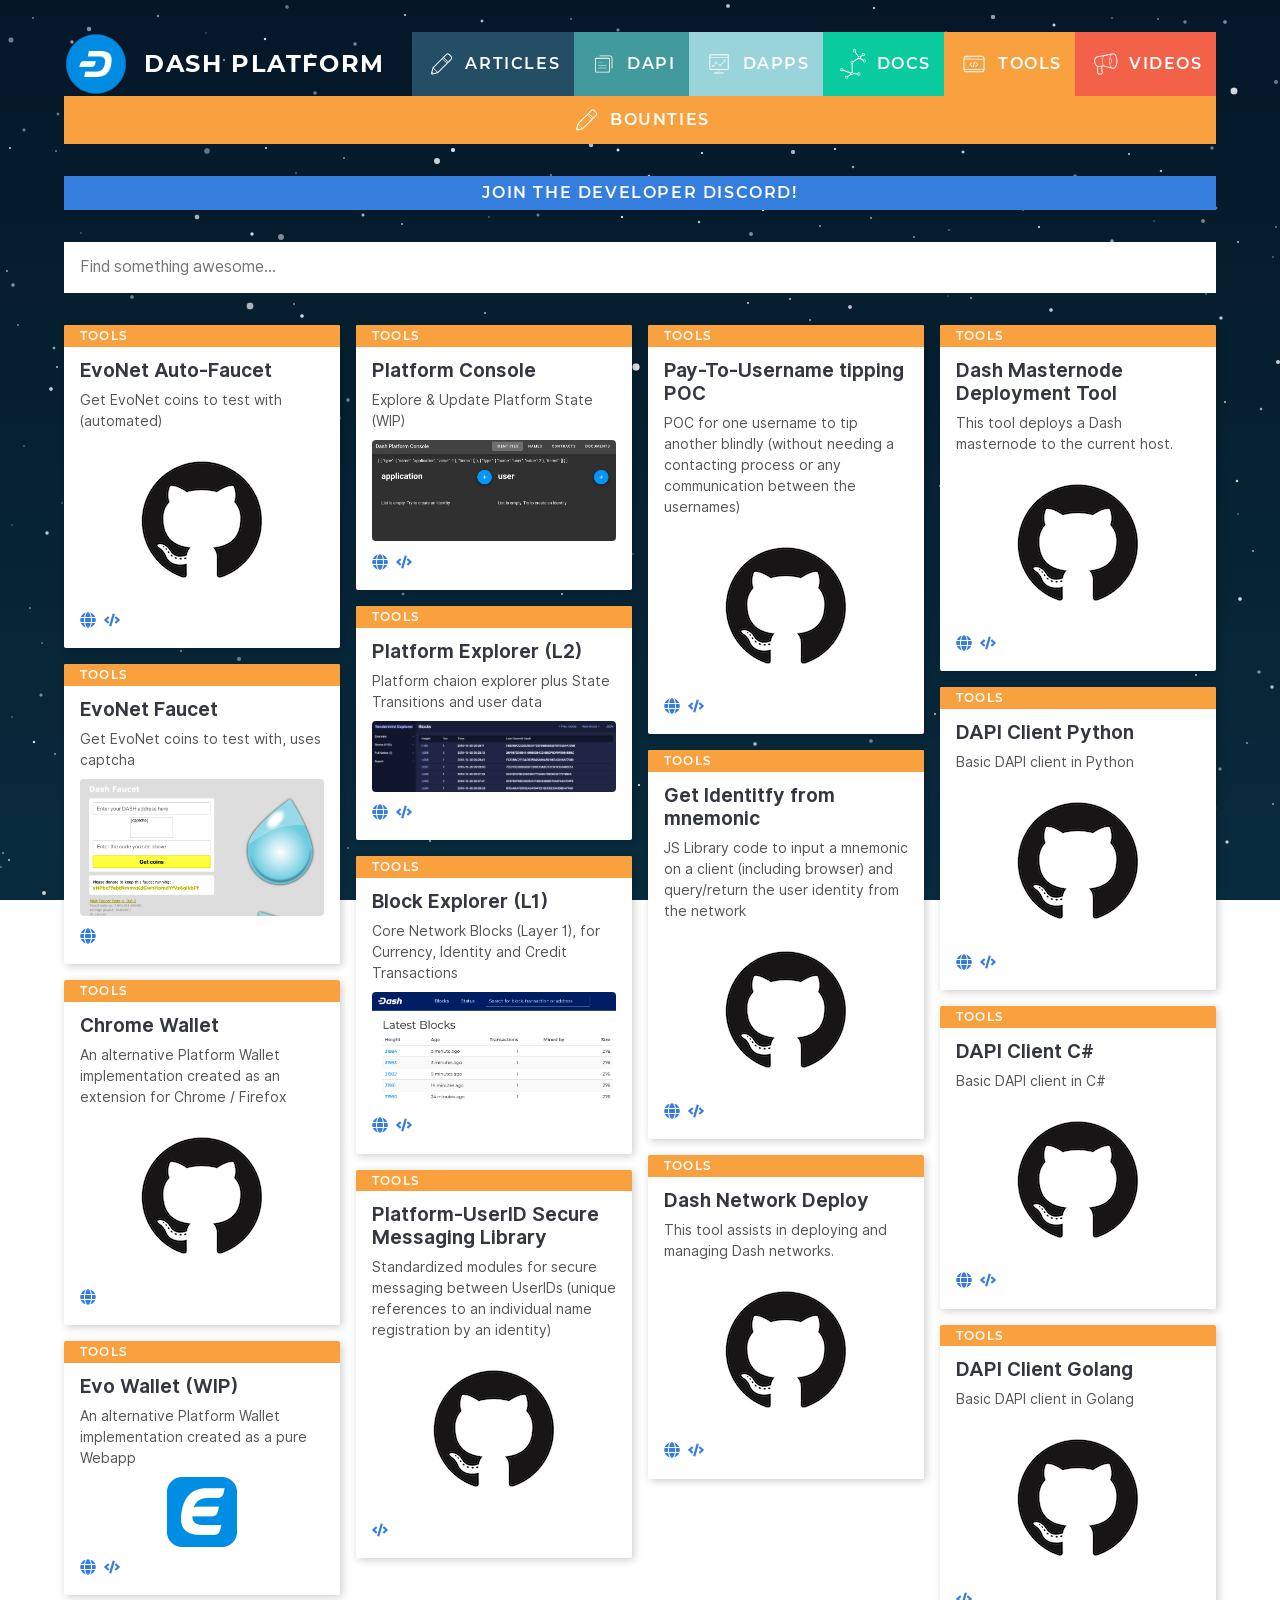
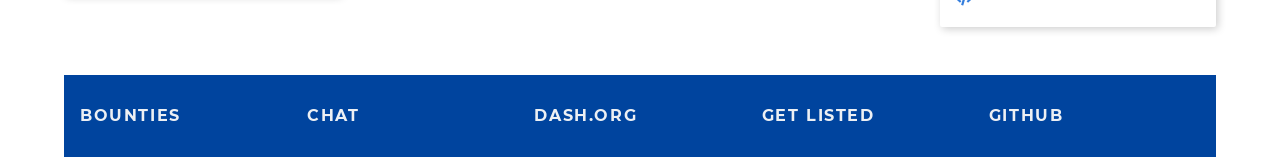
<file: tools/index.html>
<!doctype html><html lang=en><head><meta charset=utf-8><meta http-equiv=x-ua-compatible content="IE=edge"><meta name=viewport content="width=device-width,initial-scale=1"><title>Tools</title><meta name=description content="Tools for developing with Dash Platform."><link rel=canonical href=../tools/><meta name=twitter:card content=summary_large_image><meta name=twitter:title content=Tools><meta name=twitter:description content="Tools for developing with Dash Platform."><meta name=twitter:image content=https://dashdevs.org/images/brand/dash_logo_2018_rgb_for_screens.png><meta property=og:locale content=en><meta property=og:title content=Tools><meta property=og:description content="Tools for developing with Dash Platform."><meta property=og:url content=/tools/><meta property=og:site_name content="Awesome Dash Platform"><meta property=og:image content=https://dashdevs.org/images/brand/dash_logo_2018_rgb_for_screens.png><meta name=msapplication-TileColor content=#0b3a53><meta name=theme-color content=#0b3a53><link rel=manifest href=../manifest.json><link rel="shortcut icon" href=../favicon.ico><link rel=stylesheet href=../app.css></head><body><div class="charcoal sans-serif w-90 mw9 center"><nav class="montserrat mv4 fw6 flex-wrap ttu tracked sans-serif flex flex-between"><a href=../ class="w-100 w-auto-l flex items-center pv3 pv0-l mr3 flex-grow-1 flex items-center justify-center justify-start-l no-underline"><img alt=Dash src=../images/brand/Dash-D-white_on_blue_circle_s.png class="w3 h3 mr3"><h1 class="f3 white">Dash Platform</h1></a><a href=../articles/ class="flex-grow-1 flex items-center justify-center white no-underline pa2 bg-animate dib bg-navy-muted hover-bg-navy"><span class="w2 h2 fill-white mr2"><svg xmlns="http://www.w3.org/2000/svg" viewBox="0 0 100 100"><path d="M82.89 25.64l-6.53-6.53a7.79 7.79.0 0 0-11 .35L23.72 61.1l-4.6 17.19a3.8 3.8.0 0 0 1 3.61 3.74 3.74.0 0 0 2.64 1.1 3.87 3.87.0 0 0 .95-.12l17.19-4.6 41.64-41.64a7.79 7.79.0 0 0 .35-11zM58 31l13 13-2.28 2.28-12.98-12.96zM26 64.21 37.79 76l-11.16 3L23 75.23zM23 80a.8.8.0 0 1-.77-.19A.75.75.0 0 1 22 79l.41-1.54 2 2.09zm16.78-4.8L26.83 62.23l27.49-27.49 12.94 12.94zm40.64-40.68-8 8-12.99-12.89 8.05-8a4.8 4.8.0 0 1 6.76-.35l6.53 6.53a4.8 4.8.0 0 1-.35 6.71z"/></svg></span>Articles</a>
<a href=../dapi/ class="flex-grow-1 flex items-center justify-center white no-underline pa2 bg-animate dib bg-teal-muted hover-bg-teal"><span class="w2 h2 fill-white mr2"><svg xmlns="http://www.w3.org/2000/svg" viewBox="0 0 100 100"><path d="M67.36 30.73H29.1a3.92 3.92.0 0 0-3.91 3.91V72.9a3.92 3.92.0 0 0 3.91 3.91h38.26a3.92 3.92.0 0 0 3.91-3.91V34.64a3.91 3.91.0 0 0-3.91-3.91zm1.31 42.17a1.31 1.31.0 0 1-1.31 1.31H29.1a1.31 1.31.0 0 1-1.31-1.31V34.64a1.31 1.31.0 0 1 1.31-1.31h38.26a1.31 1.31.0 0 1 1.31 1.31z"/><path d="M72.75 23.19h-32.3a1.3 1.3.0 0 0 0 2.6h32.3A4.3 4.3.0 0 1 77 30.08v32.3a1.3 1.3.0 0 0 2.6.0v-32.3a6.9 6.9.0 0 0-6.85-6.89zM35.37 45.68H47.9a.75.75.0 0 0 0-1.5H35.37a.75.75.0 0 0 0 1.5zM61.1 53H35.37a.75.75.0 0 0 0 1.5H61.1a.75.75.0 0 0 0-1.5zm0 8.86H35.37a.75.75.0 1 0 0 1.5H61.1a.75.75.0 1 0 0-1.5z"/></svg></span>DAPI</a>
<a href=../dapps/ class="flex-grow-1 flex items-center justify-center white no-underline pa2 bg-animate dib bg-aqua-muted hover-bg-aqua"><span class="w2 h2 fill-white mr2"><svg xmlns="http://www.w3.org/2000/svg" viewBox="0 0 100 100"><path d="M76.595 19.785h-52.93a3.93 3.93.0 0 0-3.92 3.92v39.12a5.74 5.74.0 0 0 5.73 5.73h23.79v6.25h-9.67a4 4 0 0 0-4 4 3.59 3.59.0 0 0 .08.81l.12.6h28.49l.13-.6a4.28 4.28.0 0 0 .08-.81 4 4 0 0 0-4-4h-9.73v-6.25h25.83a3.67 3.67.0 0 0 3.66-3.67v-41.44a3.67 3.67.0 0 0-3.66-3.66zm-13.61 58.94h-25.95a2.52 2.52.0 0 1 2.56-2.42h20.88a2.51 2.51.0 0 1 2.51 2.42zm-39.32-55.94h52.93a.66.66.0 0 1 .66.66v5.56h-54.51v-5.3a.92.92.0 0 1 .92-.92zm52.93 42.77h-51.12a2.73 2.73.0 0 1-2.73-2.73v-32.29h54.53v34.35a.67.67.0 0 1-.68.67z"/><path d="M68.315 35.735a3.61 3.61.0 0 0-3.61 3.61 3.58 3.58.0 0 0 .74 2.17l-9.77 10.38a3.5 3.5.0 0 0-4.13.46l-7.4-5a3.61 3.61.0 1 0-6.9-1.48 3.58 3.58.0 0 0 .41 1.63l-.06-.05-4.54 5.55a3.57 3.57.0 0 0-1.35-.27 3.62 3.62.0 1 0 2.6 1.11l4.29-5.21a3.53 3.53.0 0 0 2.3.86 3.62 3.62.0 0 0 2.39-.92l7.41 5a3.52 3.52.0 0 0-.37 1.43 3.635 3.635.0 1 0 7.27.0 3.57 3.57.0 0 0-.74-2.16l9.74-10.35a3.49 3.49.0 0 0 1.73.46 3.61 3.61.0 0 0 0-7.22zm-36.61 22.72a2.11 2.11.0 1 1 2.11-2.11 2.12 2.12.0 0 1-2.11 2.11zm9.15-10.45a2.11 2.11.0 1 1 2.11-2.11 2.12 2.12.0 0 1-2.11 2.11zm13.08 9.15a2.11 2.11.0 1 1 2.11-2.15 2.11 2.11.0 0 1-2.11 2.14zm14.38-15.7a2.11 2.11.0 1 1 2.11-2.11 2.11 2.11.0 0 1-2.11 2.11z"/></svg></span>Dapps</a>
<a href=../docs/ class="flex-grow-1 flex items-center justify-center white no-underline pa2 bg-animate dib bg-green-muted hover-bg-green"><span class="w2 h2 fill-white mr2"><svg xmlns="http://www.w3.org/2000/svg" viewBox="0 0 100 100"><path d="M90 39.9a4.75 4.75.0 0 0-5.4-3.9 4.66 4.66.0 0 0-2.18 1l-8.25-5.41a4.59 4.59.0 0 0 .11-2 4.81 4.81.0 0 0-.25-.94l5.3-4.33a1.22 1.22.0 0 0 .17.15 4.67 4.67.0 0 0 2.78.91 4.79 4.79.0 0 0 3.85-2 4.75 4.75.0 0 0-4.58-7.48 4.74 4.74.0 0 0-4 5.43c0 .13.07.26.1.39l-5.59 4.57a4.69 4.69.0 0 0-3.26-.69 4.85 4.85.0 0 0-.63.16L58.16 11.6c.06-.07.12-.12.17-.19a4.68 4.68.0 0 0 .85-3.53 4.76 4.76.0 1 0-4 5.43c.14.0.26-.07.4-.1L65.77 27.5a4.73 4.73.0 0 0-.86 3.5c0 .15.07.29.1.43L50 41.13l-.17-.13a4.73 4.73.0 0 0-3.53-.84 4.75 4.75.0 0 0-.7 9.21l.4 25.88a4.73 4.73.0 0 0-2.14 1.53L19.4 67.92a6.35 6.35.0 0 0 0-.87 4.73 4.73.0 0 0-1.9-3.1 4.75 4.75.0 1 0-2.79 8.59 4.73 4.73.0 0 0 3.71-1.81L42.8 79.6a5 5 0 0 0 .05.86c0 .16.08.31.12.46l-10.3 6.75-.14-.13a4.73 4.73.0 0 0-3.53-.85 4.75 4.75.0 0 0 .73 9.44 4.84 4.84.0 0 0 .75-.06 4.73 4.73.0 0 0 3.94-5.43 3.43 3.43.0 0 0-.11-.46l10.3-6.75a4.64 4.64.0 0 0 3.67 1 4.75 4.75.0 0 0 3.61-2.82l12 1a4.73 4.73.0 1 0 .24-3l-12-1A4.73 4.73.0 0 0 49 75.22l-.4-25.93a4.72 4.72.0 0 0 3.13-5.22c0-.14-.08-.28-.11-.42l15-9.66c.06.0.11.11.17.15a4.7 4.7.0 0 0 3.53.85 4.8 4.8.0 0 0 2.19-1l8.24 5.41a4.74 4.74.0 1 0 9.25.5zM16.88 69.41A2.75 2.75.0 0 1 12 68.22a2.75 2.75.0 0 1 2.28-3.14 3.25 3.25.0 0 1 .44.0 2.73 2.73.0 0 1 1.6.52 2.69 2.69.0 0 1 1.1 1.79 2.73 2.73.0 0 1-.54 2.02zm51.2 9.34a3.11 3.11.0 0 1 .43.0 2.74 2.74.0 0 1 1.61.52 2.69 2.69.0 0 1 1.1 1.73 2.75 2.75.0 1 1-3.14-2.28zM80.07 19A2.74 2.74.0 0 1 85 20.18a2.7 2.7.0 0 1-.49 2 2.75 2.75.0 0 1-3.84.61A2.74 2.74.0 0 1 79.58 21a2.7 2.7.0 0 1 .49-2zm-27.19-8.16a2.74 2.74.0 0 1 1.18-4.93 3.27 3.27.0 0 1 .44.0 2.75 2.75.0 1 1-1.62 5zM32 93a2.75 2.75.0 0 1-3.84.61 2.77 2.77.0 0 1-1.16-1.8 2.73 2.73.0 0 1 .5-2 2.69 2.69.0 0 1 1.79-1.09 2.09 2.09.0 0 1 .43.0 2.68 2.68.0 0 1 1.61.53A2.74 2.74.0 0 1 32 93zm18.29-13.7a2.74 2.74.0 1 1-3.18-2.3 3.13 3.13.0 0 1 .43.0 2.75 2.75.0 0 1 2.71 2.29zm-1-32.86a2.77 2.77.0 0 1-1.8 1.1 2.71 2.71.0 0 1-2-.5 2.74 2.74.0 0 1-1.1-1.79 2.71 2.71.0 0 1 .5-2 2.74 2.74.0 0 1 1.79-1.1 3.11 3.11.0 0 1 .43.0 2.74 2.74.0 0 1 1.61.52 2.69 2.69.0 0 1 1.1 1.8 2.75 2.75.0 0 1-.56 1.96zM70 33a2.75 2.75.0 1 1 2.29-3.14A2.75 2.75.0 0 1 70 33zm15.77 10.35a2.75 2.75.0 0 1-3.14-2.28 2.74 2.74.0 1 1 3.14 2.28z"/></svg></span>Docs</a>
<a href=../tools/ class="flex-grow-1 flex items-center justify-center white no-underline pa2 bg-animate dib bg-yellow-muted hover-bg-yellow"><span class="w2 h2 fill-white mr2"><svg xmlns="http://www.w3.org/2000/svg" viewBox="0 0 100 100"><path d="M75 24H25.11c-4.19.0-8 4.11-8 8.61v35.26a8.29 8.29.0 0 0 8 8.13H75a8.11 8.11.0 0 0 7.87-8.13V32.61C82.91 28.55 79.54 24 75 24zm-49.89 3H75c2.74.0 4.87 3 4.87 5.61v1.32H20.09v-1.32c0-2.83 2.49-5.61 5.02-5.61zm-5 39.59V35.93h59.8v30.66zM75 73H25.11a5.28 5.28.0 0 1-4.95-4.41h59.67A5.09 5.09.0 0 1 75 73z"/><circle cx="26.22" cy="30.54" r="1.33"/><path d="M30.49 31.88a1.34 1.34.0 1 0-1.33-1.34 1.34 1.34.0 0 0 1.33 1.34zm4.28.0a1.34 1.34.0 1 0-1.34-1.34 1.34 1.34.0 0 0 1.34 1.34zm4.4 19.55 5-5a1.28 1.28.0 0 0-1.81-1.81l-5.87 5.88a1.3 1.3.0 0 0 0 1.84l5.87 5.88a1.28 1.28.0 0 0 1.81-1.81zm23.58-.92-5.88-5.88a1.28 1.28.0 1 0-1.8 1.81l5 5-5 5a1.28 1.28.0 1 0 1.8 1.81l5.88-5.88a1.27 1.27.0 0 0 .38-.92 1.31 1.31.0 0 0-.38-.94zM51 42.85A1.38 1.38.0 0 0 49.44 44l-2.37 14.41a1.39 1.39.0 0 0 2.75.45l2.37-14.41a1.39 1.39.0 0 0-1.19-1.6z"/></svg></span>Tools</a>
<a href=../videos/ class="flex-grow-1 flex items-center justify-center white no-underline pa2 bg-animate dib bg-red-muted hover-bg-red"><span class="w2 h2 fill-white mr2"><svg xmlns="http://www.w3.org/2000/svg" viewBox="0 0 100 100"><path d="M76.1 16.42c-.81.0-23.86 4.63-43.07 8.52a13.27 13.27.0 0 1-1.48.16c-4.6.39-15.38 1.3-15.38 16.56.0 9.6 4.68 14.68 9.42 16.42l.06 17.67a7.78 7.78.0 0 0 7.5 7.83c2.93.0 9.79.0 9.79-5.08v-.14L40.93 58h5.2c.65.15 3.4.84 6.55 1.62 20.32 5.05 22.75 5.6 23.26 5.6 7.37.0 12.72-10.19 12.72-24.28.0-14.22-5.28-24.52-12.56-24.52zM46 55a30.82 30.82.0 0 1-3.85-14.81 30.46 30.46.0 0 1 3.75-14.67l-.16-.08c8.34-1.68 16.93-3.4 22.86-4.57-3.17 3.82-5.32 10.3-5.65 17.91.0.68-.05 1.37-.05 2.07v2c.31 7.34 2.31 13.63 5.29 17.51-4.8-1.18-10.77-2.66-14.84-3.68C46.53 55 46.53 55 46.3 55zm30.17-35.58c5.33.09 9.49 9.49 9.49 21.48v.1c0 11.85-4.22 21.15-9.64 21.24-.5-.08-2.5-.55-5.2-1.21-2.48-2.29-4.46-6.39-5.54-11.46 3.08-.09 5.48-3.92 5.48-8.8s-2.38-8.68-5.44-8.77c1.14-5.22 3.25-9.4 5.86-11.6 2.73-.57 4.55-.92 4.99-.98zm-11.12 14h.12c2.22.0 4.09 3.34 4.09 7.3s-1.87 7.31-4.09 7.31H65a41.13 41.13.0 0 1-.58-5.34v-3.77a43.13 43.13.0 0 1 .63-5.46zm-31.9 47.16a4.8 4.8.0 0 1-4.5-4.83l-.06-17.84 9.29-.37 2.06 21c-.08 1.81-3.66 2.04-6.79 2.04zM39.28 55a1.51 1.51.0 0 0-1.11.49v.05l-10 .4a1.4 1.4.0 0 0-.67-.41c-1.39-.36-8.29-2.7-8.29-13.86.0-12.5 8.22-13.19 12.63-13.57a15.6 15.6.0 0 0 1.83-.21l10.43-2.12a31.71 31.71.0 0 0-3.46 14.41A32.29 32.29.0 0 0 44.28 55z"/></svg></span>Videos</a>
<a href=../bounties/ class="flex-grow-1 flex items-center justify-center white no-underline pa2 bg-animate dib bg-yellow-muted hover-bg-yellow"><span class="w2 h2 fill-white mr2"><svg xmlns="http://www.w3.org/2000/svg" viewBox="0 0 100 100"><path d="M82.89 25.64l-6.53-6.53a7.79 7.79.0 0 0-11 .35L23.72 61.1l-4.6 17.19a3.8 3.8.0 0 0 1 3.61 3.74 3.74.0 0 0 2.64 1.1 3.87 3.87.0 0 0 .95-.12l17.19-4.6 41.64-41.64a7.79 7.79.0 0 0 .35-11zM58 31l13 13-2.28 2.28-12.98-12.96zM26 64.21 37.79 76l-11.16 3L23 75.23zM23 80a.8.8.0 0 1-.77-.19A.75.75.0 0 1 22 79l.41-1.54 2 2.09zm16.78-4.8L26.83 62.23l27.49-27.49 12.94 12.94zm40.64-40.68-8 8-12.99-12.89 8.05-8a4.8 4.8.0 0 1 6.76-.35l6.53 6.53a4.8 4.8.0 0 1-.35 6.71z"/></svg></span>Bounties</a></nav><nav class="montserrat mv4 fw6 flex-wrap ttu tracked sans-serif flex flex-between"><a href=https://discord.gg/mU79ZWx target=_blank class="flex-grow-1 flex items-center justify-center white no-underline pa2 bg-animate dib bg-blue hover-aqua">Join the Developer Discord!</a></nav><div class="mv2 dn" id=search><input placeholder="Find something awesome..." class="input-reset outline-0 bn pa3 mb2 db w-100 center focus-outline dn" type=text></div><main class="CardContainer mv4"><article data-ref=0 class="Card dib bg-white shadow-4 br1 dark-gray b--black-10 ma2"><div class="bg-navy ttu fw6 tracked montserrat bg-yellow-muted br1 br--top white pv1 ph2 ph3-ns f7 b w-100">Tools</div><div class="pa2 ph3-ns pb3-ns flex flex-column flex-grow-1"><div class="dt w-100 mt1"><div class=dtc><a target=_blank class="no-underline charcoal" href=https://csb-k2nzi.netlify.app/><h1 class="f5 f4-ns mv0">EvoNet Auto-Faucet</h1></a></div></div><p class="f6 lh-copy mt2 mb0 mid-gray" style=hyphens:auto;-webkit-hyphens:auto>Get EvoNet coins to test with (automated)</p><div class="mt2 tc"><a target=_blank class="no-underline charcoal" href=https://csb-k2nzi.netlify.app/><img class=br2 src=../images/marks/GitHub-Mark.png style=max-height:20em></a></div><div class="flex pt2 mt-auto align-center justify-begin"><a href=https://csb-k2nzi.netlify.app/ target=_blank alt=Website title=Website><svg class="w1 h1 mr2 fill-blue" xmlns="http://www.w3.org/2000/svg" viewBox="0 0 496 512"><path d="M336.5 160C322 70.7 287.8 8 248 8s-74 62.7-88.5 152h177zM152 256c0 22.2 1.2 43.5 3.3 64h185.3c2.1-20.5 3.3-41.8 3.3-64s-1.2-43.5-3.3-64H155.3c-2.1 20.5-3.3 41.8-3.3 64zm324.7-96c-28.6-67.9-86.5-120.4-158-141.6 24.4 33.8 41.2 84.7 50 141.6h108zM177.2 18.4C105.8 39.6 47.8 92.1 19.3 160h108c8.7-56.9 25.5-107.8 49.9-141.6zM487.4 192H372.7c2.1 21 3.3 42.5 3.3 64s-1.2 43-3.3 64h114.6c5.5-20.5 8.6-41.8 8.6-64s-3.1-43.5-8.5-64zM120 256c0-21.5 1.2-43 3.3-64H8.6C3.2 212.5.0 233.8.0 256s3.2 43.5 8.6 64h114.6c-2-21-3.2-42.5-3.2-64zm39.5 96c14.5 89.3 48.7 152 88.5 152s74-62.7 88.5-152h-177zm159.3 141.6c71.4-21.2 129.4-73.7 158-141.6h-108c-8.8 56.9-25.6 107.8-50 141.6zM19.3 352c28.6 67.9 86.5 120.4 158 141.6-24.4-33.8-41.2-84.7-50-141.6h-108z"/></svg></a><a href=https://github.com/riongull/dash-faucet-UI target=_blank alt="Source Code" title="Source Code"><svg class="w1 h1 mr2 fill-blue" xmlns="http://www.w3.org/2000/svg" viewBox="0 0 640 512"><path d="M278.9 511.5l-61-17.7c-6.4-1.8-10-8.5-8.2-14.9L346.2 8.7c1.8-6.4 8.5-10 14.9-8.2l61 17.7c6.4 1.8 10 8.5 8.2 14.9L293.8 503.3c-1.9 6.4-8.5 10.1-14.9 8.2zm-114-112.2 43.5-46.4c4.6-4.9 4.3-12.7-.8-17.2L117 256l90.6-79.7c5.1-4.5 5.5-12.3.8-17.2l-43.5-46.4c-4.5-4.8-12.1-5.1-17-.5L3.8 247.2c-5.1 4.7-5.1 12.8.0 17.5l144.1 135.1c4.9 4.6 12.5 4.4 17-.5zm327.2.6 144.1-135.1c5.1-4.7 5.1-12.8.0-17.5L492.1 112.1c-4.8-4.5-12.4-4.3-17 .5L431.6 159c-4.6 4.9-4.3 12.7.8 17.2L523 256l-90.6 79.7c-5.1 4.5-5.5 12.3-.8 17.2l43.5 46.4c4.5 4.9 12.1 5.1 17 .6z"/></svg></a></div></div></article><article data-ref=1 class="Card dib bg-white shadow-4 br1 dark-gray b--black-10 ma2"><div class="bg-navy ttu fw6 tracked montserrat bg-yellow-muted br1 br--top white pv1 ph2 ph3-ns f7 b w-100">Tools</div><div class="pa2 ph3-ns pb3-ns flex flex-column flex-grow-1"><div class="dt w-100 mt1"><div class=dtc><a target=_blank class="no-underline charcoal" href=http://faucet.evonet.networks.dash.org/><h1 class="f5 f4-ns mv0">EvoNet Faucet</h1></a></div></div><p class="f6 lh-copy mt2 mb0 mid-gray" style=hyphens:auto;-webkit-hyphens:auto>Get EvoNet coins to test with, uses captcha</p><div class="mt2 tc"><a target=_blank class="no-underline charcoal" href=http://faucet.evonet.networks.dash.org/><img class=br2 src=../images/tools/evonet_faucet.png style=max-height:20em></a></div><div class="flex pt2 mt-auto align-center justify-begin"><a href=http://faucet.evonet.networks.dash.org/ target=_blank alt=Website title=Website><svg class="w1 h1 mr2 fill-blue" xmlns="http://www.w3.org/2000/svg" viewBox="0 0 496 512"><path d="M336.5 160C322 70.7 287.8 8 248 8s-74 62.7-88.5 152h177zM152 256c0 22.2 1.2 43.5 3.3 64h185.3c2.1-20.5 3.3-41.8 3.3-64s-1.2-43.5-3.3-64H155.3c-2.1 20.5-3.3 41.8-3.3 64zm324.7-96c-28.6-67.9-86.5-120.4-158-141.6 24.4 33.8 41.2 84.7 50 141.6h108zM177.2 18.4C105.8 39.6 47.8 92.1 19.3 160h108c8.7-56.9 25.5-107.8 49.9-141.6zM487.4 192H372.7c2.1 21 3.3 42.5 3.3 64s-1.2 43-3.3 64h114.6c5.5-20.5 8.6-41.8 8.6-64s-3.1-43.5-8.5-64zM120 256c0-21.5 1.2-43 3.3-64H8.6C3.2 212.5.0 233.8.0 256s3.2 43.5 8.6 64h114.6c-2-21-3.2-42.5-3.2-64zm39.5 96c14.5 89.3 48.7 152 88.5 152s74-62.7 88.5-152h-177zm159.3 141.6c71.4-21.2 129.4-73.7 158-141.6h-108c-8.8 56.9-25.6 107.8-50 141.6zM19.3 352c28.6 67.9 86.5 120.4 158 141.6-24.4-33.8-41.2-84.7-50-141.6h-108z"/></svg></a></div></div></article><article data-ref=2 class="Card dib bg-white shadow-4 br1 dark-gray b--black-10 ma2"><div class="bg-navy ttu fw6 tracked montserrat bg-yellow-muted br1 br--top white pv1 ph2 ph3-ns f7 b w-100">Tools</div><div class="pa2 ph3-ns pb3-ns flex flex-column flex-grow-1"><div class="dt w-100 mt1"><div class=dtc><a target=_blank class="no-underline charcoal" href=https://github.com/readme55/Dash-Chrome-Wallet/releases/tag/DashChromeWallet-v1.3><h1 class="f5 f4-ns mv0">Chrome Wallet</h1></a></div></div><p class="f6 lh-copy mt2 mb0 mid-gray" style=hyphens:auto;-webkit-hyphens:auto>An alternative Platform Wallet implementation created as an extension for Chrome / Firefox</p><div class="mt2 tc"><a target=_blank class="no-underline charcoal" href=https://github.com/readme55/Dash-Chrome-Wallet/releases/tag/DashChromeWallet-v1.3><img class=br2 src=../images/marks/GitHub-Mark.png style=max-height:20em></a></div><div class="flex pt2 mt-auto align-center justify-begin"><a href=https://github.com/readme55/Dash-Chrome-Wallet/releases/tag/DashChromeWallet-v1.3 target=_blank alt=Website title=Website><svg class="w1 h1 mr2 fill-blue" xmlns="http://www.w3.org/2000/svg" viewBox="0 0 496 512"><path d="M336.5 160C322 70.7 287.8 8 248 8s-74 62.7-88.5 152h177zM152 256c0 22.2 1.2 43.5 3.3 64h185.3c2.1-20.5 3.3-41.8 3.3-64s-1.2-43.5-3.3-64H155.3c-2.1 20.5-3.3 41.8-3.3 64zm324.7-96c-28.6-67.9-86.5-120.4-158-141.6 24.4 33.8 41.2 84.7 50 141.6h108zM177.2 18.4C105.8 39.6 47.8 92.1 19.3 160h108c8.7-56.9 25.5-107.8 49.9-141.6zM487.4 192H372.7c2.1 21 3.3 42.5 3.3 64s-1.2 43-3.3 64h114.6c5.5-20.5 8.6-41.8 8.6-64s-3.1-43.5-8.5-64zM120 256c0-21.5 1.2-43 3.3-64H8.6C3.2 212.5.0 233.8.0 256s3.2 43.5 8.6 64h114.6c-2-21-3.2-42.5-3.2-64zm39.5 96c14.5 89.3 48.7 152 88.5 152s74-62.7 88.5-152h-177zm159.3 141.6c71.4-21.2 129.4-73.7 158-141.6h-108c-8.8 56.9-25.6 107.8-50 141.6zM19.3 352c28.6 67.9 86.5 120.4 158 141.6-24.4-33.8-41.2-84.7-50-141.6h-108z"/></svg></a></div></div></article><article data-ref=3 class="Card dib bg-white shadow-4 br1 dark-gray b--black-10 ma2"><div class="bg-navy ttu fw6 tracked montserrat bg-yellow-muted br1 br--top white pv1 ph2 ph3-ns f7 b w-100">Tools</div><div class="pa2 ph3-ns pb3-ns flex flex-column flex-grow-1"><div class="dt w-100 mt1"><div class=dtc><a target=_blank class="no-underline charcoal" href=http://evowallet.io/><h1 class="f5 f4-ns mv0">Evo Wallet (WIP)</h1></a></div></div><p class="f6 lh-copy mt2 mb0 mid-gray" style=hyphens:auto;-webkit-hyphens:auto>An alternative Platform Wallet implementation created as a pure Webapp</p><div class="mt2 tc"><a target=_blank class="no-underline charcoal" href=http://evowallet.io/><img class=br2 src=../images/tools/evowallet-logo.png style=max-height:20em></a></div><div class="flex pt2 mt-auto align-center justify-begin"><a href=http://evowallet.io/ target=_blank alt=Website title=Website><svg class="w1 h1 mr2 fill-blue" xmlns="http://www.w3.org/2000/svg" viewBox="0 0 496 512"><path d="M336.5 160C322 70.7 287.8 8 248 8s-74 62.7-88.5 152h177zM152 256c0 22.2 1.2 43.5 3.3 64h185.3c2.1-20.5 3.3-41.8 3.3-64s-1.2-43.5-3.3-64H155.3c-2.1 20.5-3.3 41.8-3.3 64zm324.7-96c-28.6-67.9-86.5-120.4-158-141.6 24.4 33.8 41.2 84.7 50 141.6h108zM177.2 18.4C105.8 39.6 47.8 92.1 19.3 160h108c8.7-56.9 25.5-107.8 49.9-141.6zM487.4 192H372.7c2.1 21 3.3 42.5 3.3 64s-1.2 43-3.3 64h114.6c5.5-20.5 8.6-41.8 8.6-64s-3.1-43.5-8.5-64zM120 256c0-21.5 1.2-43 3.3-64H8.6C3.2 212.5.0 233.8.0 256s3.2 43.5 8.6 64h114.6c-2-21-3.2-42.5-3.2-64zm39.5 96c14.5 89.3 48.7 152 88.5 152s74-62.7 88.5-152h-177zm159.3 141.6c71.4-21.2 129.4-73.7 158-141.6h-108c-8.8 56.9-25.6 107.8-50 141.6zM19.3 352c28.6 67.9 86.5 120.4 158 141.6-24.4-33.8-41.2-84.7-50-141.6h-108z"/></svg></a><a href=https://github.com/evowallet/evowallet target=_blank alt="Source Code" title="Source Code"><svg class="w1 h1 mr2 fill-blue" xmlns="http://www.w3.org/2000/svg" viewBox="0 0 640 512"><path d="M278.9 511.5l-61-17.7c-6.4-1.8-10-8.5-8.2-14.9L346.2 8.7c1.8-6.4 8.5-10 14.9-8.2l61 17.7c6.4 1.8 10 8.5 8.2 14.9L293.8 503.3c-1.9 6.4-8.5 10.1-14.9 8.2zm-114-112.2 43.5-46.4c4.6-4.9 4.3-12.7-.8-17.2L117 256l90.6-79.7c5.1-4.5 5.5-12.3.8-17.2l-43.5-46.4c-4.5-4.8-12.1-5.1-17-.5L3.8 247.2c-5.1 4.7-5.1 12.8.0 17.5l144.1 135.1c4.9 4.6 12.5 4.4 17-.5zm327.2.6 144.1-135.1c5.1-4.7 5.1-12.8.0-17.5L492.1 112.1c-4.8-4.5-12.4-4.3-17 .5L431.6 159c-4.6 4.9-4.3 12.7.8 17.2L523 256l-90.6 79.7c-5.1 4.5-5.5 12.3-.8 17.2l43.5 46.4c4.5 4.9 12.1 5.1 17 .6z"/></svg></a></div></div></article><article data-ref=4 class="Card dib bg-white shadow-4 br1 dark-gray b--black-10 ma2"><div class="bg-navy ttu fw6 tracked montserrat bg-yellow-muted br1 br--top white pv1 ph2 ph3-ns f7 b w-100">Tools</div><div class="pa2 ph3-ns pb3-ns flex flex-column flex-grow-1"><div class="dt w-100 mt1"><div class=dtc><a target=_blank class="no-underline charcoal" href=http://console.dashevo.io/#/wallet><h1 class="f5 f4-ns mv0">Platform Console</h1></a></div></div><p class="f6 lh-copy mt2 mb0 mid-gray" style=hyphens:auto;-webkit-hyphens:auto>Explore &amp; Update Platform State (WIP)</p><div class="mt2 tc"><a target=_blank class="no-underline charcoal" href=http://console.dashevo.io/#/wallet><img class=br2 src=../images/tools/platform_console.png style=max-height:20em></a></div><div class="flex pt2 mt-auto align-center justify-begin"><a href=http://console.dashevo.io/#/wallet target=_blank alt=Website title=Website><svg class="w1 h1 mr2 fill-blue" xmlns="http://www.w3.org/2000/svg" viewBox="0 0 496 512"><path d="M336.5 160C322 70.7 287.8 8 248 8s-74 62.7-88.5 152h177zM152 256c0 22.2 1.2 43.5 3.3 64h185.3c2.1-20.5 3.3-41.8 3.3-64s-1.2-43.5-3.3-64H155.3c-2.1 20.5-3.3 41.8-3.3 64zm324.7-96c-28.6-67.9-86.5-120.4-158-141.6 24.4 33.8 41.2 84.7 50 141.6h108zM177.2 18.4C105.8 39.6 47.8 92.1 19.3 160h108c8.7-56.9 25.5-107.8 49.9-141.6zM487.4 192H372.7c2.1 21 3.3 42.5 3.3 64s-1.2 43-3.3 64h114.6c5.5-20.5 8.6-41.8 8.6-64s-3.1-43.5-8.5-64zM120 256c0-21.5 1.2-43 3.3-64H8.6C3.2 212.5.0 233.8.0 256s3.2 43.5 8.6 64h114.6c-2-21-3.2-42.5-3.2-64zm39.5 96c14.5 89.3 48.7 152 88.5 152s74-62.7 88.5-152h-177zm159.3 141.6c71.4-21.2 129.4-73.7 158-141.6h-108c-8.8 56.9-25.6 107.8-50 141.6zM19.3 352c28.6 67.9 86.5 120.4 158 141.6-24.4-33.8-41.2-84.7-50-141.6h-108z"/></svg></a><a href=https://github.com/denlb/dash-platform-console target=_blank alt="Source Code" title="Source Code"><svg class="w1 h1 mr2 fill-blue" xmlns="http://www.w3.org/2000/svg" viewBox="0 0 640 512"><path d="M278.9 511.5l-61-17.7c-6.4-1.8-10-8.5-8.2-14.9L346.2 8.7c1.8-6.4 8.5-10 14.9-8.2l61 17.7c6.4 1.8 10 8.5 8.2 14.9L293.8 503.3c-1.9 6.4-8.5 10.1-14.9 8.2zm-114-112.2 43.5-46.4c4.6-4.9 4.3-12.7-.8-17.2L117 256l90.6-79.7c5.1-4.5 5.5-12.3.8-17.2l-43.5-46.4c-4.5-4.8-12.1-5.1-17-.5L3.8 247.2c-5.1 4.7-5.1 12.8.0 17.5l144.1 135.1c4.9 4.6 12.5 4.4 17-.5zm327.2.6 144.1-135.1c5.1-4.7 5.1-12.8.0-17.5L492.1 112.1c-4.8-4.5-12.4-4.3-17 .5L431.6 159c-4.6 4.9-4.3 12.7.8 17.2L523 256l-90.6 79.7c-5.1 4.5-5.5 12.3-.8 17.2l43.5 46.4c4.5 4.9 12.1 5.1 17 .6z"/></svg></a></div></div></article><article data-ref=5 class="Card dib bg-white shadow-4 br1 dark-gray b--black-10 ma2"><div class="bg-navy ttu fw6 tracked montserrat bg-yellow-muted br1 br--top white pv1 ph2 ph3-ns f7 b w-100">Tools</div><div class="pa2 ph3-ns pb3-ns flex flex-column flex-grow-1"><div class="dt w-100 mt1"><div class=dtc><a target=_blank class="no-underline charcoal" href=https://pce.cloudwheels.net/><h1 class="f5 f4-ns mv0">Platform Explorer (L2)</h1></a></div></div><p class="f6 lh-copy mt2 mb0 mid-gray" style=hyphens:auto;-webkit-hyphens:auto>Platform chaion explorer plus State Transitions and user data</p><div class="mt2 tc"><a target=_blank class="no-underline charcoal" href=https://pce.cloudwheels.net/><img class=br2 src=../images/tools/l2_explorer.png style=max-height:20em></a></div><div class="flex pt2 mt-auto align-center justify-begin"><a href=https://pce.cloudwheels.net/ target=_blank alt=Website title=Website><svg class="w1 h1 mr2 fill-blue" xmlns="http://www.w3.org/2000/svg" viewBox="0 0 496 512"><path d="M336.5 160C322 70.7 287.8 8 248 8s-74 62.7-88.5 152h177zM152 256c0 22.2 1.2 43.5 3.3 64h185.3c2.1-20.5 3.3-41.8 3.3-64s-1.2-43.5-3.3-64H155.3c-2.1 20.5-3.3 41.8-3.3 64zm324.7-96c-28.6-67.9-86.5-120.4-158-141.6 24.4 33.8 41.2 84.7 50 141.6h108zM177.2 18.4C105.8 39.6 47.8 92.1 19.3 160h108c8.7-56.9 25.5-107.8 49.9-141.6zM487.4 192H372.7c2.1 21 3.3 42.5 3.3 64s-1.2 43-3.3 64h114.6c5.5-20.5 8.6-41.8 8.6-64s-3.1-43.5-8.5-64zM120 256c0-21.5 1.2-43 3.3-64H8.6C3.2 212.5.0 233.8.0 256s3.2 43.5 8.6 64h114.6c-2-21-3.2-42.5-3.2-64zm39.5 96c14.5 89.3 48.7 152 88.5 152s74-62.7 88.5-152h-177zm159.3 141.6c71.4-21.2 129.4-73.7 158-141.6h-108c-8.8 56.9-25.6 107.8-50 141.6zM19.3 352c28.6 67.9 86.5 120.4 158 141.6-24.4-33.8-41.2-84.7-50-141.6h-108z"/></svg></a><a href=https://github.com/dappforce/dappforce-tendermint-explorer target=_blank alt="Source Code" title="Source Code"><svg class="w1 h1 mr2 fill-blue" xmlns="http://www.w3.org/2000/svg" viewBox="0 0 640 512"><path d="M278.9 511.5l-61-17.7c-6.4-1.8-10-8.5-8.2-14.9L346.2 8.7c1.8-6.4 8.5-10 14.9-8.2l61 17.7c6.4 1.8 10 8.5 8.2 14.9L293.8 503.3c-1.9 6.4-8.5 10.1-14.9 8.2zm-114-112.2 43.5-46.4c4.6-4.9 4.3-12.7-.8-17.2L117 256l90.6-79.7c5.1-4.5 5.5-12.3.8-17.2l-43.5-46.4c-4.5-4.8-12.1-5.1-17-.5L3.8 247.2c-5.1 4.7-5.1 12.8.0 17.5l144.1 135.1c4.9 4.6 12.5 4.4 17-.5zm327.2.6 144.1-135.1c5.1-4.7 5.1-12.8.0-17.5L492.1 112.1c-4.8-4.5-12.4-4.3-17 .5L431.6 159c-4.6 4.9-4.3 12.7.8 17.2L523 256l-90.6 79.7c-5.1 4.5-5.5 12.3-.8 17.2l43.5 46.4c4.5 4.9 12.1 5.1 17 .6z"/></svg></a></div></div></article><article data-ref=6 class="Card dib bg-white shadow-4 br1 dark-gray b--black-10 ma2"><div class="bg-navy ttu fw6 tracked montserrat bg-yellow-muted br1 br--top white pv1 ph2 ph3-ns f7 b w-100">Tools</div><div class="pa2 ph3-ns pb3-ns flex flex-column flex-grow-1"><div class="dt w-100 mt1"><div class=dtc><a target=_blank class="no-underline charcoal" href=http://insight.evonet.networks.dash.org:3001/insight/><h1 class="f5 f4-ns mv0">Block Explorer (L1)</h1></a></div></div><p class="f6 lh-copy mt2 mb0 mid-gray" style=hyphens:auto;-webkit-hyphens:auto>Core Network Blocks (Layer 1), for Currency, Identity and Credit Transactions</p><div class="mt2 tc"><a target=_blank class="no-underline charcoal" href=http://insight.evonet.networks.dash.org:3001/insight/><img class=br2 src=../images/tools/l1_explorer.png style=max-height:20em></a></div><div class="flex pt2 mt-auto align-center justify-begin"><a href=http://insight.evonet.networks.dash.org:3001/insight/ target=_blank alt=Website title=Website><svg class="w1 h1 mr2 fill-blue" xmlns="http://www.w3.org/2000/svg" viewBox="0 0 496 512"><path d="M336.5 160C322 70.7 287.8 8 248 8s-74 62.7-88.5 152h177zM152 256c0 22.2 1.2 43.5 3.3 64h185.3c2.1-20.5 3.3-41.8 3.3-64s-1.2-43.5-3.3-64H155.3c-2.1 20.5-3.3 41.8-3.3 64zm324.7-96c-28.6-67.9-86.5-120.4-158-141.6 24.4 33.8 41.2 84.7 50 141.6h108zM177.2 18.4C105.8 39.6 47.8 92.1 19.3 160h108c8.7-56.9 25.5-107.8 49.9-141.6zM487.4 192H372.7c2.1 21 3.3 42.5 3.3 64s-1.2 43-3.3 64h114.6c5.5-20.5 8.6-41.8 8.6-64s-3.1-43.5-8.5-64zM120 256c0-21.5 1.2-43 3.3-64H8.6C3.2 212.5.0 233.8.0 256s3.2 43.5 8.6 64h114.6c-2-21-3.2-42.5-3.2-64zm39.5 96c14.5 89.3 48.7 152 88.5 152s74-62.7 88.5-152h-177zm159.3 141.6c71.4-21.2 129.4-73.7 158-141.6h-108c-8.8 56.9-25.6 107.8-50 141.6zM19.3 352c28.6 67.9 86.5 120.4 158 141.6-24.4-33.8-41.2-84.7-50-141.6h-108z"/></svg></a><a href=https://github.com/dashevo/insight-ui target=_blank alt="Source Code" title="Source Code"><svg class="w1 h1 mr2 fill-blue" xmlns="http://www.w3.org/2000/svg" viewBox="0 0 640 512"><path d="M278.9 511.5l-61-17.7c-6.4-1.8-10-8.5-8.2-14.9L346.2 8.7c1.8-6.4 8.5-10 14.9-8.2l61 17.7c6.4 1.8 10 8.5 8.2 14.9L293.8 503.3c-1.9 6.4-8.5 10.1-14.9 8.2zm-114-112.2 43.5-46.4c4.6-4.9 4.3-12.7-.8-17.2L117 256l90.6-79.7c5.1-4.5 5.5-12.3.8-17.2l-43.5-46.4c-4.5-4.8-12.1-5.1-17-.5L3.8 247.2c-5.1 4.7-5.1 12.8.0 17.5l144.1 135.1c4.9 4.6 12.5 4.4 17-.5zm327.2.6 144.1-135.1c5.1-4.7 5.1-12.8.0-17.5L492.1 112.1c-4.8-4.5-12.4-4.3-17 .5L431.6 159c-4.6 4.9-4.3 12.7.8 17.2L523 256l-90.6 79.7c-5.1 4.5-5.5 12.3-.8 17.2l43.5 46.4c4.5 4.9 12.1 5.1 17 .6z"/></svg></a></div></div></article><article data-ref=7 class="Card dib bg-white shadow-4 br1 dark-gray b--black-10 ma2"><div class="bg-navy ttu fw6 tracked montserrat bg-yellow-muted br1 br--top white pv1 ph2 ph3-ns f7 b w-100">Tools</div><div class="pa2 ph3-ns pb3-ns flex flex-column flex-grow-1"><div class="dt w-100 mt1"><div class=dtc><a target=_blank class="no-underline charcoal" href=https://github.com/dashmachine/dash-platform-user><h1 class="f5 f4-ns mv0">Platform-UserID Secure Messaging Library</h1></a></div></div><p class="f6 lh-copy mt2 mb0 mid-gray" style=hyphens:auto;-webkit-hyphens:auto>Standardized modules for secure messaging between UserIDs (unique references to an individual name registration by an identity)</p><div class="mt2 tc"><a target=_blank class="no-underline charcoal" href=https://github.com/dashmachine/dash-platform-user><img class=br2 src=../images/marks/GitHub-Mark.png style=max-height:20em></a></div><div class="flex pt2 mt-auto align-center justify-begin"><a href=https://github.com/dashmachine/dash-platform-user target=_blank alt="Source Code" title="Source Code"><svg class="w1 h1 mr2 fill-blue" xmlns="http://www.w3.org/2000/svg" viewBox="0 0 640 512"><path d="M278.9 511.5l-61-17.7c-6.4-1.8-10-8.5-8.2-14.9L346.2 8.7c1.8-6.4 8.5-10 14.9-8.2l61 17.7c6.4 1.8 10 8.5 8.2 14.9L293.8 503.3c-1.9 6.4-8.5 10.1-14.9 8.2zm-114-112.2 43.5-46.4c4.6-4.9 4.3-12.7-.8-17.2L117 256l90.6-79.7c5.1-4.5 5.5-12.3.8-17.2l-43.5-46.4c-4.5-4.8-12.1-5.1-17-.5L3.8 247.2c-5.1 4.7-5.1 12.8.0 17.5l144.1 135.1c4.9 4.6 12.5 4.4 17-.5zm327.2.6 144.1-135.1c5.1-4.7 5.1-12.8.0-17.5L492.1 112.1c-4.8-4.5-12.4-4.3-17 .5L431.6 159c-4.6 4.9-4.3 12.7.8 17.2L523 256l-90.6 79.7c-5.1 4.5-5.5 12.3-.8 17.2l43.5 46.4c4.5 4.9 12.1 5.1 17 .6z"/></svg></a></div></div></article><article data-ref=8 class="Card dib bg-white shadow-4 br1 dark-gray b--black-10 ma2"><div class="bg-navy ttu fw6 tracked montserrat bg-yellow-muted br1 br--top white pv1 ph2 ph3-ns f7 b w-100">Tools</div><div class="pa2 ph3-ns pb3-ns flex flex-column flex-grow-1"><div class="dt w-100 mt1"><div class=dtc><a target=_blank class="no-underline charcoal" href=http://tipping.dashmachine.net/><h1 class="f5 f4-ns mv0">Pay-To-Username tipping POC</h1></a></div></div><p class="f6 lh-copy mt2 mb0 mid-gray" style=hyphens:auto;-webkit-hyphens:auto>POC for one username to tip another blindly (without needing a contacting process or any communication between the usernames)</p><div class="mt2 tc"><a target=_blank class="no-underline charcoal" href=http://tipping.dashmachine.net/><img class=br2 src=../images/marks/GitHub-Mark.png style=max-height:20em></a></div><div class="flex pt2 mt-auto align-center justify-begin"><a href=http://tipping.dashmachine.net/ target=_blank alt=Website title=Website><svg class="w1 h1 mr2 fill-blue" xmlns="http://www.w3.org/2000/svg" viewBox="0 0 496 512"><path d="M336.5 160C322 70.7 287.8 8 248 8s-74 62.7-88.5 152h177zM152 256c0 22.2 1.2 43.5 3.3 64h185.3c2.1-20.5 3.3-41.8 3.3-64s-1.2-43.5-3.3-64H155.3c-2.1 20.5-3.3 41.8-3.3 64zm324.7-96c-28.6-67.9-86.5-120.4-158-141.6 24.4 33.8 41.2 84.7 50 141.6h108zM177.2 18.4C105.8 39.6 47.8 92.1 19.3 160h108c8.7-56.9 25.5-107.8 49.9-141.6zM487.4 192H372.7c2.1 21 3.3 42.5 3.3 64s-1.2 43-3.3 64h114.6c5.5-20.5 8.6-41.8 8.6-64s-3.1-43.5-8.5-64zM120 256c0-21.5 1.2-43 3.3-64H8.6C3.2 212.5.0 233.8.0 256s3.2 43.5 8.6 64h114.6c-2-21-3.2-42.5-3.2-64zm39.5 96c14.5 89.3 48.7 152 88.5 152s74-62.7 88.5-152h-177zm159.3 141.6c71.4-21.2 129.4-73.7 158-141.6h-108c-8.8 56.9-25.6 107.8-50 141.6zM19.3 352c28.6 67.9 86.5 120.4 158 141.6-24.4-33.8-41.2-84.7-50-141.6h-108z"/></svg></a><a href=https://github.com/dashmachine/tipping target=_blank alt="Source Code" title="Source Code"><svg class="w1 h1 mr2 fill-blue" xmlns="http://www.w3.org/2000/svg" viewBox="0 0 640 512"><path d="M278.9 511.5l-61-17.7c-6.4-1.8-10-8.5-8.2-14.9L346.2 8.7c1.8-6.4 8.5-10 14.9-8.2l61 17.7c6.4 1.8 10 8.5 8.2 14.9L293.8 503.3c-1.9 6.4-8.5 10.1-14.9 8.2zm-114-112.2 43.5-46.4c4.6-4.9 4.3-12.7-.8-17.2L117 256l90.6-79.7c5.1-4.5 5.5-12.3.8-17.2l-43.5-46.4c-4.5-4.8-12.1-5.1-17-.5L3.8 247.2c-5.1 4.7-5.1 12.8.0 17.5l144.1 135.1c4.9 4.6 12.5 4.4 17-.5zm327.2.6 144.1-135.1c5.1-4.7 5.1-12.8.0-17.5L492.1 112.1c-4.8-4.5-12.4-4.3-17 .5L431.6 159c-4.6 4.9-4.3 12.7.8 17.2L523 256l-90.6 79.7c-5.1 4.5-5.5 12.3-.8 17.2l43.5 46.4c4.5 4.9 12.1 5.1 17 .6z"/></svg></a></div></div></article><article data-ref=9 class="Card dib bg-white shadow-4 br1 dark-gray b--black-10 ma2"><div class="bg-navy ttu fw6 tracked montserrat bg-yellow-muted br1 br--top white pv1 ph2 ph3-ns f7 b w-100">Tools</div><div class="pa2 ph3-ns pb3-ns flex flex-column flex-grow-1"><div class="dt w-100 mt1"><div class=dtc><a target=_blank class="no-underline charcoal" href=http://getidentity.dashmachine.net/><h1 class="f5 f4-ns mv0">Get Identitfy from mnemonic</h1></a></div></div><p class="f6 lh-copy mt2 mb0 mid-gray" style=hyphens:auto;-webkit-hyphens:auto>JS Library code to input a mnemonic on a client (including browser) and query/return the user identity from the network</p><div class="mt2 tc"><a target=_blank class="no-underline charcoal" href=http://getidentity.dashmachine.net/><img class=br2 src=../images/marks/GitHub-Mark.png style=max-height:20em></a></div><div class="flex pt2 mt-auto align-center justify-begin"><a href=http://getidentity.dashmachine.net/ target=_blank alt=Website title=Website><svg class="w1 h1 mr2 fill-blue" xmlns="http://www.w3.org/2000/svg" viewBox="0 0 496 512"><path d="M336.5 160C322 70.7 287.8 8 248 8s-74 62.7-88.5 152h177zM152 256c0 22.2 1.2 43.5 3.3 64h185.3c2.1-20.5 3.3-41.8 3.3-64s-1.2-43.5-3.3-64H155.3c-2.1 20.5-3.3 41.8-3.3 64zm324.7-96c-28.6-67.9-86.5-120.4-158-141.6 24.4 33.8 41.2 84.7 50 141.6h108zM177.2 18.4C105.8 39.6 47.8 92.1 19.3 160h108c8.7-56.9 25.5-107.8 49.9-141.6zM487.4 192H372.7c2.1 21 3.3 42.5 3.3 64s-1.2 43-3.3 64h114.6c5.5-20.5 8.6-41.8 8.6-64s-3.1-43.5-8.5-64zM120 256c0-21.5 1.2-43 3.3-64H8.6C3.2 212.5.0 233.8.0 256s3.2 43.5 8.6 64h114.6c-2-21-3.2-42.5-3.2-64zm39.5 96c14.5 89.3 48.7 152 88.5 152s74-62.7 88.5-152h-177zm159.3 141.6c71.4-21.2 129.4-73.7 158-141.6h-108c-8.8 56.9-25.6 107.8-50 141.6zM19.3 352c28.6 67.9 86.5 120.4 158 141.6-24.4-33.8-41.2-84.7-50-141.6h-108z"/></svg></a><a href=https://github.com/dashmachine/identity-from-mnemonic target=_blank alt="Source Code" title="Source Code"><svg class="w1 h1 mr2 fill-blue" xmlns="http://www.w3.org/2000/svg" viewBox="0 0 640 512"><path d="M278.9 511.5l-61-17.7c-6.4-1.8-10-8.5-8.2-14.9L346.2 8.7c1.8-6.4 8.5-10 14.9-8.2l61 17.7c6.4 1.8 10 8.5 8.2 14.9L293.8 503.3c-1.9 6.4-8.5 10.1-14.9 8.2zm-114-112.2 43.5-46.4c4.6-4.9 4.3-12.7-.8-17.2L117 256l90.6-79.7c5.1-4.5 5.5-12.3.8-17.2l-43.5-46.4c-4.5-4.8-12.1-5.1-17-.5L3.8 247.2c-5.1 4.7-5.1 12.8.0 17.5l144.1 135.1c4.9 4.6 12.5 4.4 17-.5zm327.2.6 144.1-135.1c5.1-4.7 5.1-12.8.0-17.5L492.1 112.1c-4.8-4.5-12.4-4.3-17 .5L431.6 159c-4.6 4.9-4.3 12.7.8 17.2L523 256l-90.6 79.7c-5.1 4.5-5.5 12.3-.8 17.2l43.5 46.4c4.5 4.9 12.1 5.1 17 .6z"/></svg></a></div></div></article><article data-ref=10 class="Card dib bg-white shadow-4 br1 dark-gray b--black-10 ma2"><div class="bg-navy ttu fw6 tracked montserrat bg-yellow-muted br1 br--top white pv1 ph2 ph3-ns f7 b w-100">Tools</div><div class="pa2 ph3-ns pb3-ns flex flex-column flex-grow-1"><div class="dt w-100 mt1"><div class=dtc><a target=_blank class="no-underline charcoal" href=https://github.com/dashevo/dash-network-deploy><h1 class="f5 f4-ns mv0">Dash Network Deploy</h1></a></div></div><p class="f6 lh-copy mt2 mb0 mid-gray" style=hyphens:auto;-webkit-hyphens:auto>This tool assists in deploying and managing Dash networks.</p><div class="mt2 tc"><a target=_blank class="no-underline charcoal" href=https://github.com/dashevo/dash-network-deploy><img class=br2 src=../images/marks/GitHub-Mark.png style=max-height:20em></a></div><div class="flex pt2 mt-auto align-center justify-begin"><a href=https://github.com/dashevo/dash-network-deploy target=_blank alt=Website title=Website><svg class="w1 h1 mr2 fill-blue" xmlns="http://www.w3.org/2000/svg" viewBox="0 0 496 512"><path d="M336.5 160C322 70.7 287.8 8 248 8s-74 62.7-88.5 152h177zM152 256c0 22.2 1.2 43.5 3.3 64h185.3c2.1-20.5 3.3-41.8 3.3-64s-1.2-43.5-3.3-64H155.3c-2.1 20.5-3.3 41.8-3.3 64zm324.7-96c-28.6-67.9-86.5-120.4-158-141.6 24.4 33.8 41.2 84.7 50 141.6h108zM177.2 18.4C105.8 39.6 47.8 92.1 19.3 160h108c8.7-56.9 25.5-107.8 49.9-141.6zM487.4 192H372.7c2.1 21 3.3 42.5 3.3 64s-1.2 43-3.3 64h114.6c5.5-20.5 8.6-41.8 8.6-64s-3.1-43.5-8.5-64zM120 256c0-21.5 1.2-43 3.3-64H8.6C3.2 212.5.0 233.8.0 256s3.2 43.5 8.6 64h114.6c-2-21-3.2-42.5-3.2-64zm39.5 96c14.5 89.3 48.7 152 88.5 152s74-62.7 88.5-152h-177zm159.3 141.6c71.4-21.2 129.4-73.7 158-141.6h-108c-8.8 56.9-25.6 107.8-50 141.6zM19.3 352c28.6 67.9 86.5 120.4 158 141.6-24.4-33.8-41.2-84.7-50-141.6h-108z"/></svg></a><a href=https://github.com/dashevo/dash-network-deploy target=_blank alt="Source Code" title="Source Code"><svg class="w1 h1 mr2 fill-blue" xmlns="http://www.w3.org/2000/svg" viewBox="0 0 640 512"><path d="M278.9 511.5l-61-17.7c-6.4-1.8-10-8.5-8.2-14.9L346.2 8.7c1.8-6.4 8.5-10 14.9-8.2l61 17.7c6.4 1.8 10 8.5 8.2 14.9L293.8 503.3c-1.9 6.4-8.5 10.1-14.9 8.2zm-114-112.2 43.5-46.4c4.6-4.9 4.3-12.7-.8-17.2L117 256l90.6-79.7c5.1-4.5 5.5-12.3.8-17.2l-43.5-46.4c-4.5-4.8-12.1-5.1-17-.5L3.8 247.2c-5.1 4.7-5.1 12.8.0 17.5l144.1 135.1c4.9 4.6 12.5 4.4 17-.5zm327.2.6 144.1-135.1c5.1-4.7 5.1-12.8.0-17.5L492.1 112.1c-4.8-4.5-12.4-4.3-17 .5L431.6 159c-4.6 4.9-4.3 12.7.8 17.2L523 256l-90.6 79.7c-5.1 4.5-5.5 12.3-.8 17.2l43.5 46.4c4.5 4.9 12.1 5.1 17 .6z"/></svg></a></div></div></article><article data-ref=11 class="Card dib bg-white shadow-4 br1 dark-gray b--black-10 ma2"><div class="bg-navy ttu fw6 tracked montserrat bg-yellow-muted br1 br--top white pv1 ph2 ph3-ns f7 b w-100">Tools</div><div class="pa2 ph3-ns pb3-ns flex flex-column flex-grow-1"><div class="dt w-100 mt1"><div class=dtc><a target=_blank class="no-underline charcoal" href=https://github.com/strophy/dash-masternode-docker><h1 class="f5 f4-ns mv0">Dash Masternode Deployment Tool</h1></a></div></div><p class="f6 lh-copy mt2 mb0 mid-gray" style=hyphens:auto;-webkit-hyphens:auto>This tool deploys a Dash masternode to the current host.</p><div class="mt2 tc"><a target=_blank class="no-underline charcoal" href=https://github.com/strophy/dash-masternode-docker><img class=br2 src=../images/marks/GitHub-Mark.png style=max-height:20em></a></div><div class="flex pt2 mt-auto align-center justify-begin"><a href=https://github.com/strophy/dash-masternode-docker target=_blank alt=Website title=Website><svg class="w1 h1 mr2 fill-blue" xmlns="http://www.w3.org/2000/svg" viewBox="0 0 496 512"><path d="M336.5 160C322 70.7 287.8 8 248 8s-74 62.7-88.5 152h177zM152 256c0 22.2 1.2 43.5 3.3 64h185.3c2.1-20.5 3.3-41.8 3.3-64s-1.2-43.5-3.3-64H155.3c-2.1 20.5-3.3 41.8-3.3 64zm324.7-96c-28.6-67.9-86.5-120.4-158-141.6 24.4 33.8 41.2 84.7 50 141.6h108zM177.2 18.4C105.8 39.6 47.8 92.1 19.3 160h108c8.7-56.9 25.5-107.8 49.9-141.6zM487.4 192H372.7c2.1 21 3.3 42.5 3.3 64s-1.2 43-3.3 64h114.6c5.5-20.5 8.6-41.8 8.6-64s-3.1-43.5-8.5-64zM120 256c0-21.5 1.2-43 3.3-64H8.6C3.2 212.5.0 233.8.0 256s3.2 43.5 8.6 64h114.6c-2-21-3.2-42.5-3.2-64zm39.5 96c14.5 89.3 48.7 152 88.5 152s74-62.7 88.5-152h-177zm159.3 141.6c71.4-21.2 129.4-73.7 158-141.6h-108c-8.8 56.9-25.6 107.8-50 141.6zM19.3 352c28.6 67.9 86.5 120.4 158 141.6-24.4-33.8-41.2-84.7-50-141.6h-108z"/></svg></a><a href=https://github.com/strophy/dash-masternode-docker target=_blank alt="Source Code" title="Source Code"><svg class="w1 h1 mr2 fill-blue" xmlns="http://www.w3.org/2000/svg" viewBox="0 0 640 512"><path d="M278.9 511.5l-61-17.7c-6.4-1.8-10-8.5-8.2-14.9L346.2 8.7c1.8-6.4 8.5-10 14.9-8.2l61 17.7c6.4 1.8 10 8.5 8.2 14.9L293.8 503.3c-1.9 6.4-8.5 10.1-14.9 8.2zm-114-112.2 43.5-46.4c4.6-4.9 4.3-12.7-.8-17.2L117 256l90.6-79.7c5.1-4.5 5.5-12.3.8-17.2l-43.5-46.4c-4.5-4.8-12.1-5.1-17-.5L3.8 247.2c-5.1 4.7-5.1 12.8.0 17.5l144.1 135.1c4.9 4.6 12.5 4.4 17-.5zm327.2.6 144.1-135.1c5.1-4.7 5.1-12.8.0-17.5L492.1 112.1c-4.8-4.5-12.4-4.3-17 .5L431.6 159c-4.6 4.9-4.3 12.7.8 17.2L523 256l-90.6 79.7c-5.1 4.5-5.5 12.3-.8 17.2l43.5 46.4c4.5 4.9 12.1 5.1 17 .6z"/></svg></a></div></div></article><article data-ref=12 class="Card dib bg-white shadow-4 br1 dark-gray b--black-10 ma2"><div class="bg-navy ttu fw6 tracked montserrat bg-yellow-muted br1 br--top white pv1 ph2 ph3-ns f7 b w-100">Tools</div><div class="pa2 ph3-ns pb3-ns flex flex-column flex-grow-1"><div class="dt w-100 mt1"><div class=dtc><a target=_blank class="no-underline charcoal" href=https://github.com/10xcryptodev/dapi-client-py><h1 class="f5 f4-ns mv0">DAPI Client Python</h1></a></div></div><p class="f6 lh-copy mt2 mb0 mid-gray" style=hyphens:auto;-webkit-hyphens:auto>Basic DAPI client in Python</p><div class="mt2 tc"><a target=_blank class="no-underline charcoal" href=https://github.com/10xcryptodev/dapi-client-py><img class=br2 src=../images/marks/GitHub-Mark.png style=max-height:20em></a></div><div class="flex pt2 mt-auto align-center justify-begin"><a href=https://github.com/10xcryptodev/dapi-client-py target=_blank alt=Website title=Website><svg class="w1 h1 mr2 fill-blue" xmlns="http://www.w3.org/2000/svg" viewBox="0 0 496 512"><path d="M336.5 160C322 70.7 287.8 8 248 8s-74 62.7-88.5 152h177zM152 256c0 22.2 1.2 43.5 3.3 64h185.3c2.1-20.5 3.3-41.8 3.3-64s-1.2-43.5-3.3-64H155.3c-2.1 20.5-3.3 41.8-3.3 64zm324.7-96c-28.6-67.9-86.5-120.4-158-141.6 24.4 33.8 41.2 84.7 50 141.6h108zM177.2 18.4C105.8 39.6 47.8 92.1 19.3 160h108c8.7-56.9 25.5-107.8 49.9-141.6zM487.4 192H372.7c2.1 21 3.3 42.5 3.3 64s-1.2 43-3.3 64h114.6c5.5-20.5 8.6-41.8 8.6-64s-3.1-43.5-8.5-64zM120 256c0-21.5 1.2-43 3.3-64H8.6C3.2 212.5.0 233.8.0 256s3.2 43.5 8.6 64h114.6c-2-21-3.2-42.5-3.2-64zm39.5 96c14.5 89.3 48.7 152 88.5 152s74-62.7 88.5-152h-177zm159.3 141.6c71.4-21.2 129.4-73.7 158-141.6h-108c-8.8 56.9-25.6 107.8-50 141.6zM19.3 352c28.6 67.9 86.5 120.4 158 141.6-24.4-33.8-41.2-84.7-50-141.6h-108z"/></svg></a><a href=https://github.com/10xcryptodev/dapi-client-py target=_blank alt="Source Code" title="Source Code"><svg class="w1 h1 mr2 fill-blue" xmlns="http://www.w3.org/2000/svg" viewBox="0 0 640 512"><path d="M278.9 511.5l-61-17.7c-6.4-1.8-10-8.5-8.2-14.9L346.2 8.7c1.8-6.4 8.5-10 14.9-8.2l61 17.7c6.4 1.8 10 8.5 8.2 14.9L293.8 503.3c-1.9 6.4-8.5 10.1-14.9 8.2zm-114-112.2 43.5-46.4c4.6-4.9 4.3-12.7-.8-17.2L117 256l90.6-79.7c5.1-4.5 5.5-12.3.8-17.2l-43.5-46.4c-4.5-4.8-12.1-5.1-17-.5L3.8 247.2c-5.1 4.7-5.1 12.8.0 17.5l144.1 135.1c4.9 4.6 12.5 4.4 17-.5zm327.2.6 144.1-135.1c5.1-4.7 5.1-12.8.0-17.5L492.1 112.1c-4.8-4.5-12.4-4.3-17 .5L431.6 159c-4.6 4.9-4.3 12.7.8 17.2L523 256l-90.6 79.7c-5.1 4.5-5.5 12.3-.8 17.2l43.5 46.4c4.5 4.9 12.1 5.1 17 .6z"/></svg></a></div></div></article><article data-ref=13 class="Card dib bg-white shadow-4 br1 dark-gray b--black-10 ma2"><div class="bg-navy ttu fw6 tracked montserrat bg-yellow-muted br1 br--top white pv1 ph2 ph3-ns f7 b w-100">Tools</div><div class="pa2 ph3-ns pb3-ns flex flex-column flex-grow-1"><div class="dt w-100 mt1"><div class=dtc><a target=_blank class="no-underline charcoal" href=https://www.nuget.org/packages/dapi-client-csharp/><h1 class="f5 f4-ns mv0">DAPI Client C#</h1></a></div></div><p class="f6 lh-copy mt2 mb0 mid-gray" style=hyphens:auto;-webkit-hyphens:auto>Basic DAPI client in C#</p><div class="mt2 tc"><a target=_blank class="no-underline charcoal" href=https://www.nuget.org/packages/dapi-client-csharp/><img class=br2 src=../images/marks/GitHub-Mark.png style=max-height:20em></a></div><div class="flex pt2 mt-auto align-center justify-begin"><a href=https://www.nuget.org/packages/dapi-client-csharp/ target=_blank alt=Website title=Website><svg class="w1 h1 mr2 fill-blue" xmlns="http://www.w3.org/2000/svg" viewBox="0 0 496 512"><path d="M336.5 160C322 70.7 287.8 8 248 8s-74 62.7-88.5 152h177zM152 256c0 22.2 1.2 43.5 3.3 64h185.3c2.1-20.5 3.3-41.8 3.3-64s-1.2-43.5-3.3-64H155.3c-2.1 20.5-3.3 41.8-3.3 64zm324.7-96c-28.6-67.9-86.5-120.4-158-141.6 24.4 33.8 41.2 84.7 50 141.6h108zM177.2 18.4C105.8 39.6 47.8 92.1 19.3 160h108c8.7-56.9 25.5-107.8 49.9-141.6zM487.4 192H372.7c2.1 21 3.3 42.5 3.3 64s-1.2 43-3.3 64h114.6c5.5-20.5 8.6-41.8 8.6-64s-3.1-43.5-8.5-64zM120 256c0-21.5 1.2-43 3.3-64H8.6C3.2 212.5.0 233.8.0 256s3.2 43.5 8.6 64h114.6c-2-21-3.2-42.5-3.2-64zm39.5 96c14.5 89.3 48.7 152 88.5 152s74-62.7 88.5-152h-177zm159.3 141.6c71.4-21.2 129.4-73.7 158-141.6h-108c-8.8 56.9-25.6 107.8-50 141.6zM19.3 352c28.6 67.9 86.5 120.4 158 141.6-24.4-33.8-41.2-84.7-50-141.6h-108z"/></svg></a><a href=https://github.com/10xcryptodev/dapi-client-csharp target=_blank alt="Source Code" title="Source Code"><svg class="w1 h1 mr2 fill-blue" xmlns="http://www.w3.org/2000/svg" viewBox="0 0 640 512"><path d="M278.9 511.5l-61-17.7c-6.4-1.8-10-8.5-8.2-14.9L346.2 8.7c1.8-6.4 8.5-10 14.9-8.2l61 17.7c6.4 1.8 10 8.5 8.2 14.9L293.8 503.3c-1.9 6.4-8.5 10.1-14.9 8.2zm-114-112.2 43.5-46.4c4.6-4.9 4.3-12.7-.8-17.2L117 256l90.6-79.7c5.1-4.5 5.5-12.3.8-17.2l-43.5-46.4c-4.5-4.8-12.1-5.1-17-.5L3.8 247.2c-5.1 4.7-5.1 12.8.0 17.5l144.1 135.1c4.9 4.6 12.5 4.4 17-.5zm327.2.6 144.1-135.1c5.1-4.7 5.1-12.8.0-17.5L492.1 112.1c-4.8-4.5-12.4-4.3-17 .5L431.6 159c-4.6 4.9-4.3 12.7.8 17.2L523 256l-90.6 79.7c-5.1 4.5-5.5 12.3-.8 17.2l43.5 46.4c4.5 4.9 12.1 5.1 17 .6z"/></svg></a></div></div></article><article data-ref=14 class="Card dib bg-white shadow-4 br1 dark-gray b--black-10 ma2"><div class="bg-navy ttu fw6 tracked montserrat bg-yellow-muted br1 br--top white pv1 ph2 ph3-ns f7 b w-100">Tools</div><div class="pa2 ph3-ns pb3-ns flex flex-column flex-grow-1"><div class="dt w-100 mt1"><div class=dtc><a target=_blank class="no-underline charcoal" href=https://github.com/10xcryptodev/dapi-client-go><h1 class="f5 f4-ns mv0">DAPI Client Golang</h1></a></div></div><p class="f6 lh-copy mt2 mb0 mid-gray" style=hyphens:auto;-webkit-hyphens:auto>Basic DAPI client in Golang</p><div class="mt2 tc"><a target=_blank class="no-underline charcoal" href=https://github.com/10xcryptodev/dapi-client-go><img class=br2 src=../images/marks/GitHub-Mark.png style=max-height:20em></a></div><div class="flex pt2 mt-auto align-center justify-begin"><a href=https://github.com/10xcryptodev/dapi-client-go target=_blank alt="Source Code" title="Source Code"><svg class="w1 h1 mr2 fill-blue" xmlns="http://www.w3.org/2000/svg" viewBox="0 0 640 512"><path d="M278.9 511.5l-61-17.7c-6.4-1.8-10-8.5-8.2-14.9L346.2 8.7c1.8-6.4 8.5-10 14.9-8.2l61 17.7c6.4 1.8 10 8.5 8.2 14.9L293.8 503.3c-1.9 6.4-8.5 10.1-14.9 8.2zm-114-112.2 43.5-46.4c4.6-4.9 4.3-12.7-.8-17.2L117 256l90.6-79.7c5.1-4.5 5.5-12.3.8-17.2l-43.5-46.4c-4.5-4.8-12.1-5.1-17-.5L3.8 247.2c-5.1 4.7-5.1 12.8.0 17.5l144.1 135.1c4.9 4.6 12.5 4.4 17-.5zm327.2.6 144.1-135.1c5.1-4.7 5.1-12.8.0-17.5L492.1 112.1c-4.8-4.5-12.4-4.3-17 .5L431.6 159c-4.6 4.9-4.3 12.7.8 17.2L523 256l-90.6 79.7c-5.1 4.5-5.5 12.3-.8 17.2l43.5 46.4c4.5 4.9 12.1 5.1 17 .6z"/></svg></a></div></div></article></main><script>var idx=JSON.parse(`{"version":"2.3.8","fields":["data"],"fieldVectors":[["data/6",[0,3.12,1,1.43,2,2.227,3,2.227,4,1.43,5,2.227,6,2.227,7,2.227,8,1.43,9,2.227,10,2.227,11,0.03]],["data/2",[11,0.031,12,3.196,13,2.507,14,1.808,15,1.04,16,1.808,17,1.808,18,2.306,19,1.808,20,2.306]],["data/13",[11,0.036,21,2.275,22,1.899,23,3.544,24,1.724]],["data/14",[11,0.036,21,2.275,22,1.899,24,1.724,25,3.544]],["data/12",[11,0.036,21,2.275,22,1.899,24,1.724,26,3.544]],["data/11",[11,0.05,27,2.57,28,3.277,29,2.57,30,2.39,31,2.39]],["data/10",[4,2.158,11,0.045,27,2.636,29,2.636,32,2.481,33,2.481]],["data/3",[11,0.032,13,2.57,14,1.874,15,1.078,16,1.874,17,1.874,34,2.39,35,1.874,36,2.39,37,2.39]],["data/0",[11,0.036,38,2.779,39,2.686,40,2.106,41,2.106,42,2.106,43,2.686]],["data/1",[11,0.036,38,2.779,40,2.106,41,2.106,42,2.106,44,2.686,45,2.686]],["data/9",[4,1.338,8,1.338,11,0.028,22,1.117,46,2.085,47,2.977,48,2.085,49,1.635,50,2.085,51,2.085,52,2.085,53,2.085,54,2.085,55,1.635]],["data/8",[11,0.026,56,1.902,57,3.297,58,2.786,59,2.786,60,1.902,61,1.902,62,1.902,63,1.902,64,1.902,65,1.902,66,1.902,67,1.902,68,1.492]],["data/4",[1,1.656,11,0.035,15,1.556,19,2.023,35,2.023,69,2.579,70,2.579,71,2.023]],["data/5",[1,2.052,11,0.031,15,1.442,55,1.808,71,1.808,72,2.306,73,2.306,74,2.306,75,2.306,76,2.306]],["data/7",[8,1.221,11,0.026,15,0.858,49,1.492,68,1.492,77,2.786,78,2.786,79,2.786,80,1.902,81,1.902,82,1.902,83,1.902,84,1.902,85,1.902,86,1.902]]],"invertedIndex":[["",{"_index":19,"data":{"2":{},"4":{}}}],["1",{"_index":6,"data":{"6":{}}}],["altern",{"_index":14,"data":{"2":{},"3":{}}}],["anoth",{"_index":61,"data":{"8":{}}}],["assist",{"_index":32,"data":{"10":{}}}],["auto",{"_index":39,"data":{"0":{}}}],["autom",{"_index":43,"data":{"0":{}}}],["basic",{"_index":24,"data":{"12":{},"13":{},"14":{}}}],["between",{"_index":68,"data":{"7":{},"8":{}}}],["blindli",{"_index":62,"data":{"8":{}}}],["block",{"_index":0,"data":{"6":{}}}],["browser",{"_index":53,"data":{"9":{}}}],["c",{"_index":23,"data":{"13":{}}}],["captcha",{"_index":45,"data":{"1":{}}}],["chaion",{"_index":73,"data":{"5":{}}}],["chrome",{"_index":12,"data":{"2":{}}}],["client",{"_index":22,"data":{"9":{},"12":{},"13":{},"14":{}}}],["code",{"_index":50,"data":{"9":{}}}],["coin",{"_index":41,"data":{"0":{},"1":{}}}],["commun",{"_index":67,"data":{"8":{}}}],["consol",{"_index":69,"data":{"4":{}}}],["contact",{"_index":65,"data":{"8":{}}}],["core",{"_index":3,"data":{"6":{}}}],["creat",{"_index":17,"data":{"2":{},"3":{}}}],["credit",{"_index":9,"data":{"6":{}}}],["currenc",{"_index":7,"data":{"6":{}}}],["current",{"_index":30,"data":{"11":{}}}],["dapi",{"_index":21,"data":{"12":{},"13":{},"14":{}}}],["dash",{"_index":27,"data":{"10":{},"11":{}}}],["data",{"_index":76,"data":{"5":{}}}],["deploy",{"_index":29,"data":{"10":{},"11":{}}}],["evo",{"_index":34,"data":{"3":{}}}],["evonet",{"_index":38,"data":{"0":{},"1":{}}}],["explor",{"_index":1,"data":{"4":{},"5":{},"6":{}}}],["extens",{"_index":18,"data":{"2":{}}}],["faucet",{"_index":40,"data":{"0":{},"1":{}}}],["firefox",{"_index":20,"data":{"2":{}}}],["golang",{"_index":25,"data":{"14":{}}}],["host",{"_index":31,"data":{"11":{}}}],["ident",{"_index":8,"data":{"6":{},"7":{},"9":{}}}],["identitfi",{"_index":46,"data":{"9":{}}}],["implement",{"_index":16,"data":{"2":{},"3":{}}}],["includ",{"_index":52,"data":{"9":{}}}],["individu",{"_index":84,"data":{"7":{}}}],["input",{"_index":51,"data":{"9":{}}}],["js",{"_index":48,"data":{"9":{}}}],["l1",{"_index":2,"data":{"6":{}}}],["l2",{"_index":72,"data":{"5":{}}}],["layer",{"_index":5,"data":{"6":{}}}],["librari",{"_index":49,"data":{"7":{},"9":{}}}],["manag",{"_index":33,"data":{"10":{}}}],["masternod",{"_index":28,"data":{"11":{}}}],["messag",{"_index":79,"data":{"7":{}}}],["mnemon",{"_index":47,"data":{"9":{}}}],["modul",{"_index":81,"data":{"7":{}}}],["name",{"_index":85,"data":{"7":{}}}],["need",{"_index":64,"data":{"8":{}}}],["network",{"_index":4,"data":{"6":{},"9":{},"10":{}}}],["on",{"_index":60,"data":{"8":{}}}],["pay",{"_index":56,"data":{"8":{}}}],["platform",{"_index":15,"data":{"2":{},"3":{},"4":{},"5":{},"7":{}}}],["plu",{"_index":74,"data":{"5":{}}}],["poc",{"_index":59,"data":{"8":{}}}],["process",{"_index":66,"data":{"8":{}}}],["pure",{"_index":36,"data":{"3":{}}}],["python",{"_index":26,"data":{"12":{}}}],["query/return",{"_index":54,"data":{"9":{}}}],["refer",{"_index":83,"data":{"7":{}}}],["registr",{"_index":86,"data":{"7":{}}}],["secur",{"_index":78,"data":{"7":{}}}],["standard",{"_index":80,"data":{"7":{}}}],["state",{"_index":71,"data":{"4":{},"5":{}}}],["test",{"_index":42,"data":{"0":{},"1":{}}}],["tip",{"_index":58,"data":{"8":{}}}],["tool",{"_index":11,"data":{"0":{},"1":{},"2":{},"3":{},"4":{},"5":{},"6":{},"7":{},"8":{},"9":{},"10":{},"11":{},"12":{},"13":{},"14":{}}}],["transact",{"_index":10,"data":{"6":{}}}],["transit",{"_index":75,"data":{"5":{}}}],["uniqu",{"_index":82,"data":{"7":{}}}],["updat",{"_index":70,"data":{"4":{}}}],["us",{"_index":44,"data":{"1":{}}}],["user",{"_index":55,"data":{"5":{},"9":{}}}],["userid",{"_index":77,"data":{"7":{}}}],["usernam",{"_index":57,"data":{"8":{}}}],["wallet",{"_index":13,"data":{"2":{},"3":{}}}],["webapp",{"_index":37,"data":{"3":{}}}],["wip",{"_index":35,"data":{"3":{},"4":{}}}],["without",{"_index":63,"data":{"8":{}}}]],"pipeline":["stemmer"]}`);</script></div><footer class="mt2 pv4 w-90 mw9 center montserrat ttu snow tracked b bg-dark-blue"><nav class=ph3 style=column-width:12em><a target=_blank class="snow no-underline db" href=https://bounties.dashdevs.org>Bounties</a>
<a target=_blank class="snow no-underline db" href=https://chat.dashdevs.org>Chat</a>
<a target=_blank class="snow no-underline db" href=https://dash.org>Dash.org</a>
<a target=_blank class="snow no-underline db" href=https://github.com/andyfreer/awesome-dash-platform/blob/master/CONTRIBUTING.md>Get Listed</a>
<a target=_blank class="snow no-underline db" href=https://github.com/andyfreer/awesome-dash-platform>Github</a></nav></footer><script src=../app.js></script></body></html>
</file>
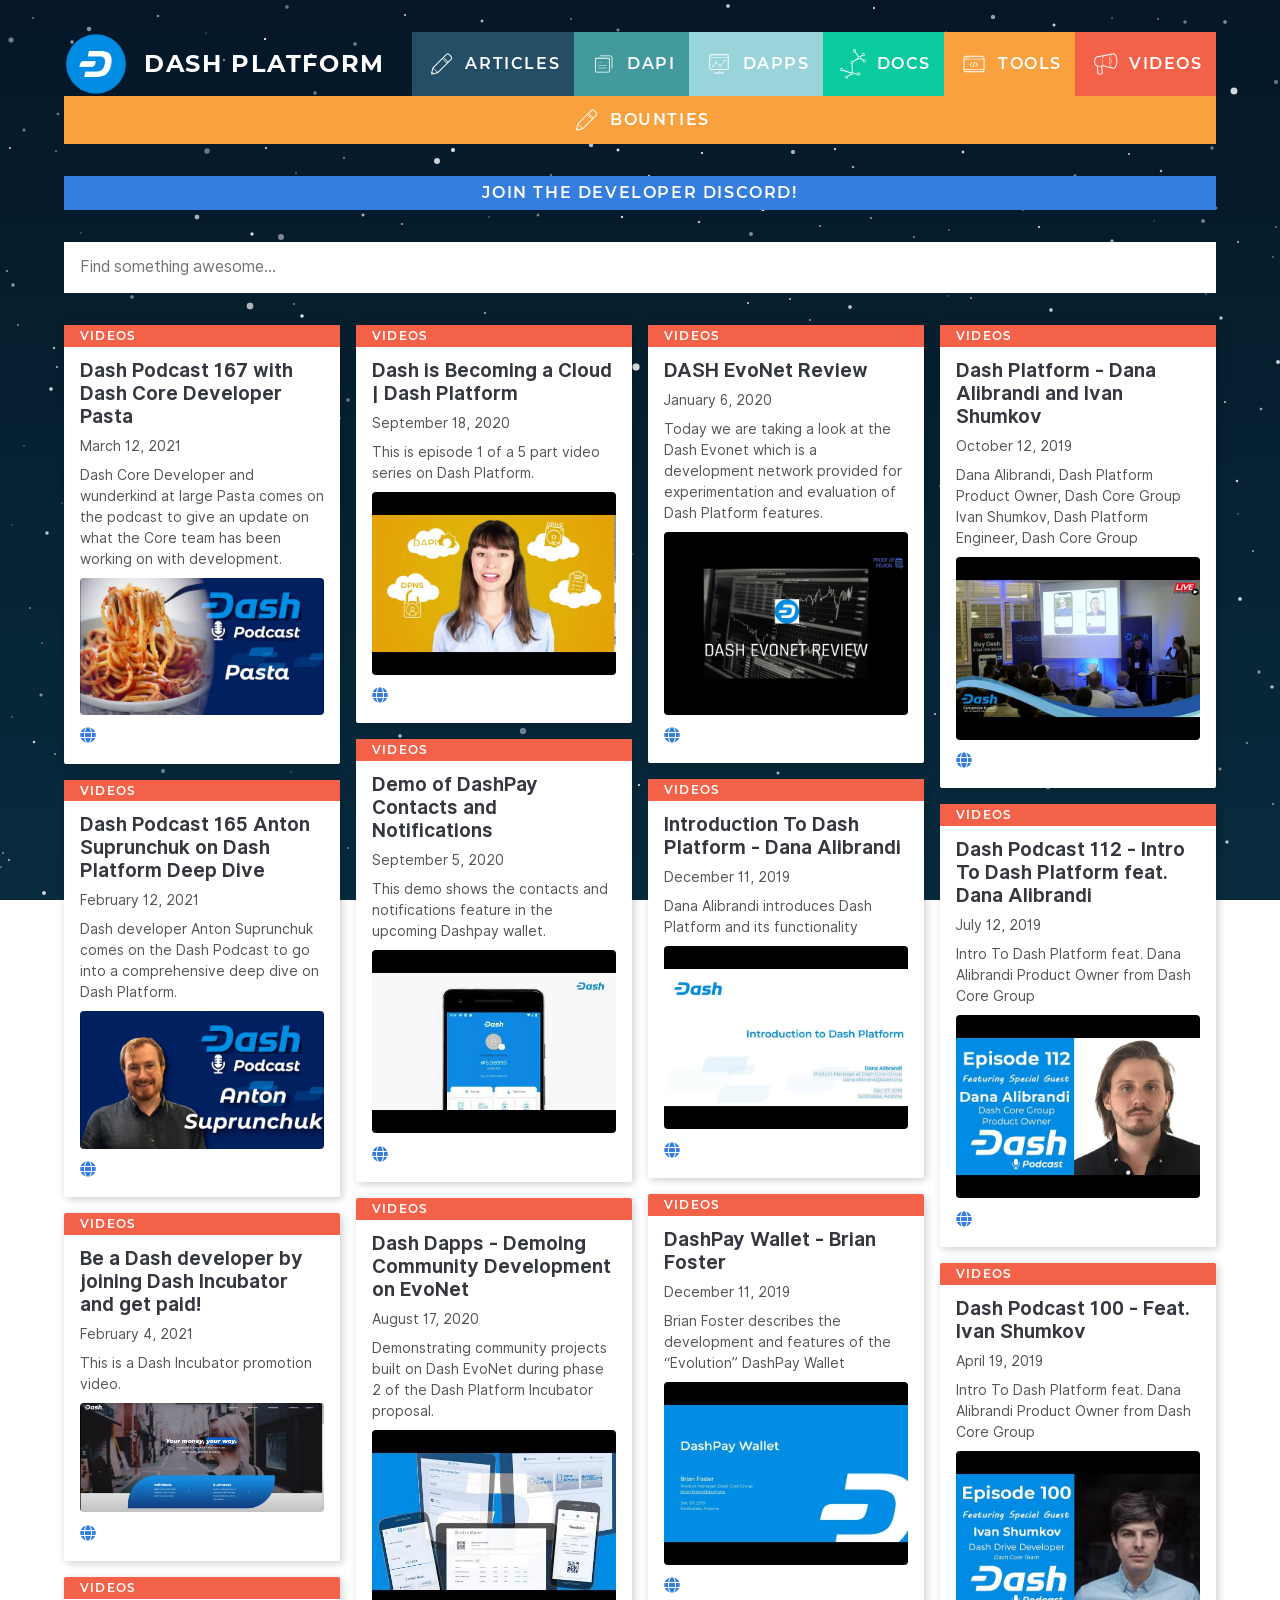
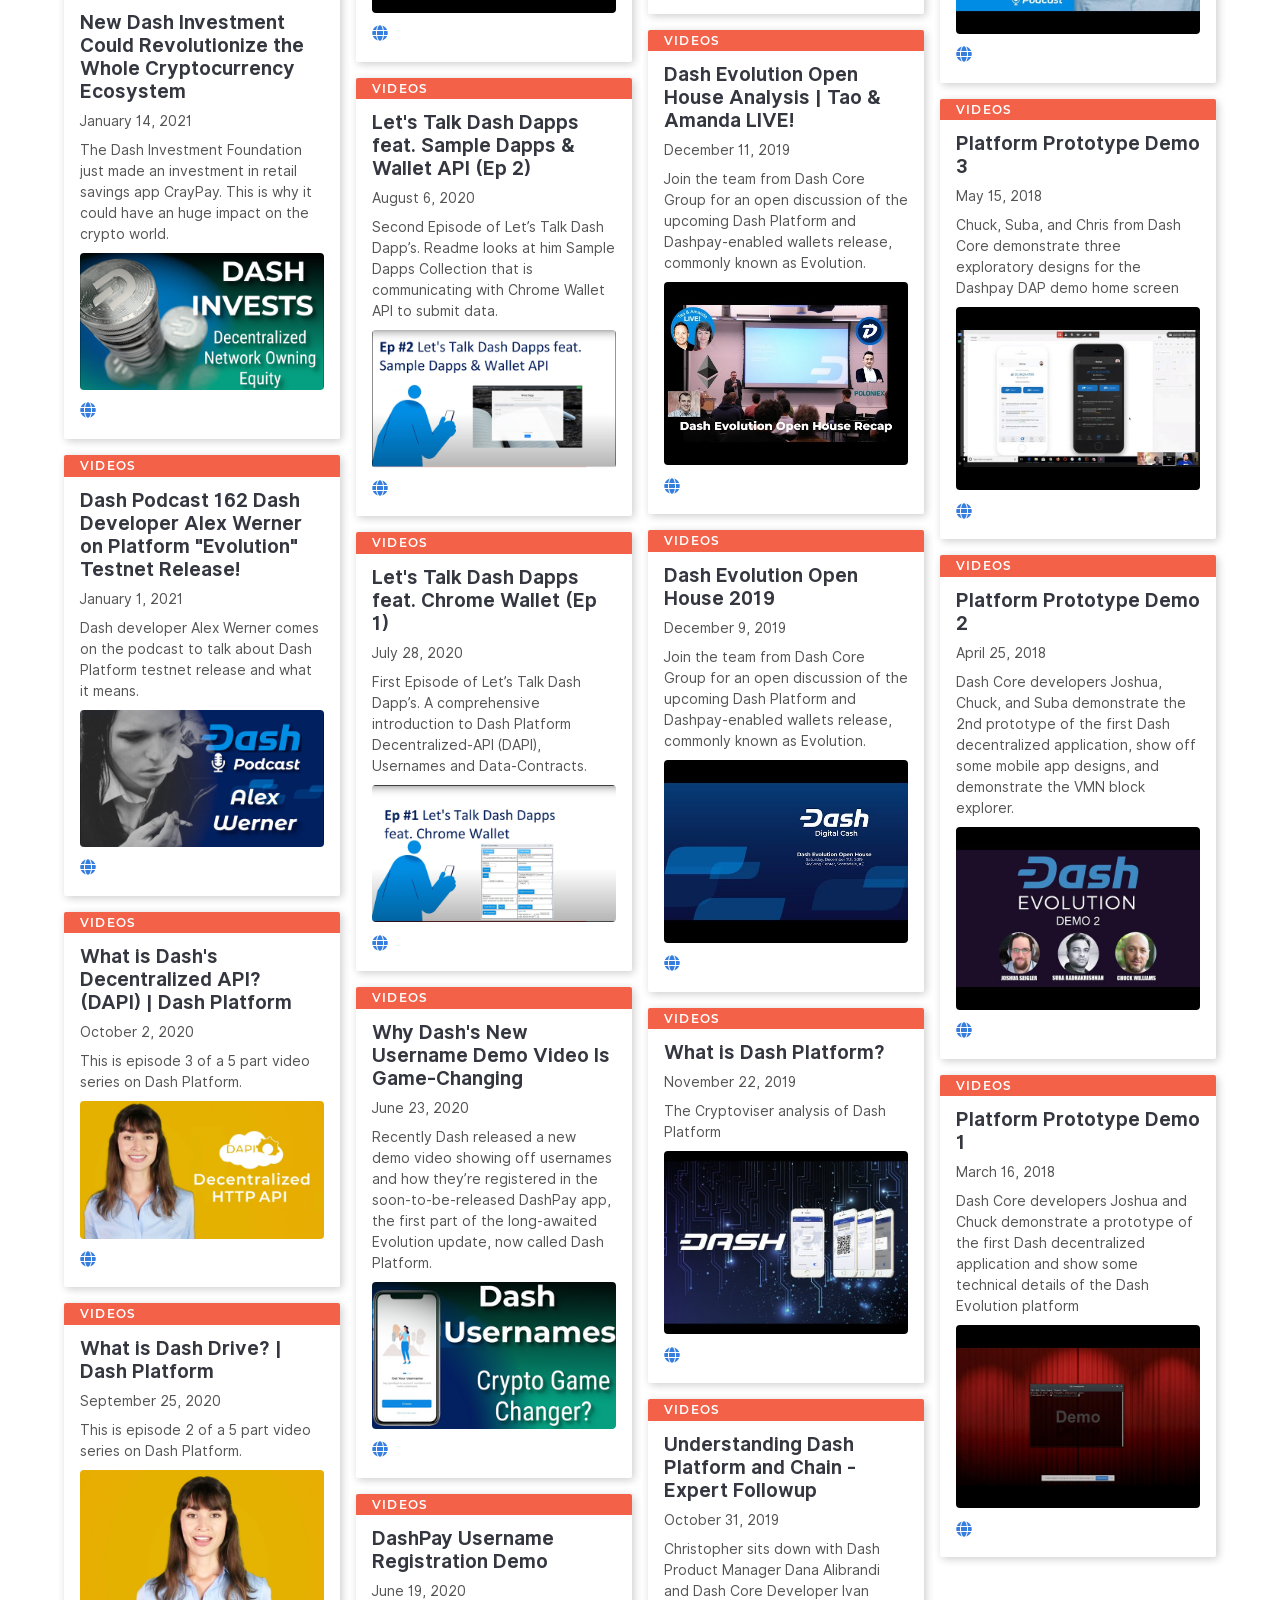
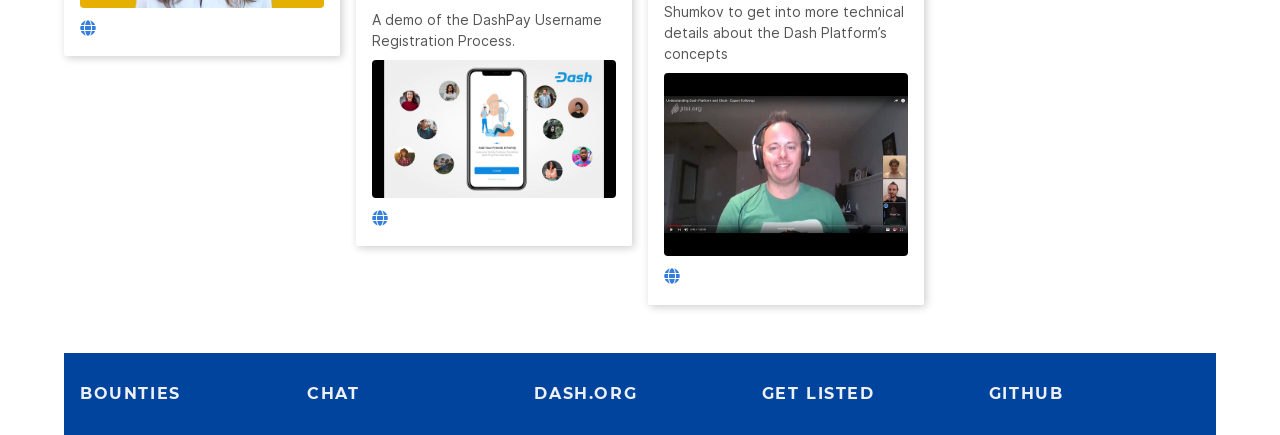
<file: videos/index.html>
<!doctype html><html lang=en><head><meta charset=utf-8><meta http-equiv=x-ua-compatible content="IE=edge"><meta name=viewport content="width=device-width,initial-scale=1"><title>Videos</title><meta name=description content="Videos about Dash Platform."><link rel=canonical href=../videos/><meta name=twitter:card content=summary_large_image><meta name=twitter:title content=Videos><meta name=twitter:description content="Videos about Dash Platform."><meta name=twitter:image content=https://dashdevs.org/images/brand/dash_logo_2018_rgb_for_screens.png><meta property=og:locale content=en><meta property=og:title content=Videos><meta property=og:description content="Videos about Dash Platform."><meta property=og:url content=/videos/><meta property=og:site_name content="Awesome Dash Platform"><meta property=og:image content=https://dashdevs.org/images/brand/dash_logo_2018_rgb_for_screens.png><meta name=msapplication-TileColor content=#0b3a53><meta name=theme-color content=#0b3a53><link rel=manifest href=../manifest.json><link rel="shortcut icon" href=../favicon.ico><link rel=stylesheet href=../app.css></head><body><div class="charcoal sans-serif w-90 mw9 center"><nav class="montserrat mv4 fw6 flex-wrap ttu tracked sans-serif flex flex-between"><a href=../ class="w-100 w-auto-l flex items-center pv3 pv0-l mr3 flex-grow-1 flex items-center justify-center justify-start-l no-underline"><img alt=Dash src=../images/brand/Dash-D-white_on_blue_circle_s.png class="w3 h3 mr3"><h1 class="f3 white">Dash Platform</h1></a><a href=../articles/ class="flex-grow-1 flex items-center justify-center white no-underline pa2 bg-animate dib bg-navy-muted hover-bg-navy"><span class="w2 h2 fill-white mr2"><svg xmlns="http://www.w3.org/2000/svg" viewBox="0 0 100 100"><path d="M82.89 25.64l-6.53-6.53a7.79 7.79.0 0 0-11 .35L23.72 61.1l-4.6 17.19a3.8 3.8.0 0 0 1 3.61 3.74 3.74.0 0 0 2.64 1.1 3.87 3.87.0 0 0 .95-.12l17.19-4.6 41.64-41.64a7.79 7.79.0 0 0 .35-11zM58 31l13 13-2.28 2.28-12.98-12.96zM26 64.21 37.79 76l-11.16 3L23 75.23zM23 80a.8.8.0 0 1-.77-.19A.75.75.0 0 1 22 79l.41-1.54 2 2.09zm16.78-4.8L26.83 62.23l27.49-27.49 12.94 12.94zm40.64-40.68-8 8-12.99-12.89 8.05-8a4.8 4.8.0 0 1 6.76-.35l6.53 6.53a4.8 4.8.0 0 1-.35 6.71z"/></svg></span>Articles</a>
<a href=../dapi/ class="flex-grow-1 flex items-center justify-center white no-underline pa2 bg-animate dib bg-teal-muted hover-bg-teal"><span class="w2 h2 fill-white mr2"><svg xmlns="http://www.w3.org/2000/svg" viewBox="0 0 100 100"><path d="M67.36 30.73H29.1a3.92 3.92.0 0 0-3.91 3.91V72.9a3.92 3.92.0 0 0 3.91 3.91h38.26a3.92 3.92.0 0 0 3.91-3.91V34.64a3.91 3.91.0 0 0-3.91-3.91zm1.31 42.17a1.31 1.31.0 0 1-1.31 1.31H29.1a1.31 1.31.0 0 1-1.31-1.31V34.64a1.31 1.31.0 0 1 1.31-1.31h38.26a1.31 1.31.0 0 1 1.31 1.31z"/><path d="M72.75 23.19h-32.3a1.3 1.3.0 0 0 0 2.6h32.3A4.3 4.3.0 0 1 77 30.08v32.3a1.3 1.3.0 0 0 2.6.0v-32.3a6.9 6.9.0 0 0-6.85-6.89zM35.37 45.68H47.9a.75.75.0 0 0 0-1.5H35.37a.75.75.0 0 0 0 1.5zM61.1 53H35.37a.75.75.0 0 0 0 1.5H61.1a.75.75.0 0 0 0-1.5zm0 8.86H35.37a.75.75.0 1 0 0 1.5H61.1a.75.75.0 1 0 0-1.5z"/></svg></span>DAPI</a>
<a href=../dapps/ class="flex-grow-1 flex items-center justify-center white no-underline pa2 bg-animate dib bg-aqua-muted hover-bg-aqua"><span class="w2 h2 fill-white mr2"><svg xmlns="http://www.w3.org/2000/svg" viewBox="0 0 100 100"><path d="M76.595 19.785h-52.93a3.93 3.93.0 0 0-3.92 3.92v39.12a5.74 5.74.0 0 0 5.73 5.73h23.79v6.25h-9.67a4 4 0 0 0-4 4 3.59 3.59.0 0 0 .08.81l.12.6h28.49l.13-.6a4.28 4.28.0 0 0 .08-.81 4 4 0 0 0-4-4h-9.73v-6.25h25.83a3.67 3.67.0 0 0 3.66-3.67v-41.44a3.67 3.67.0 0 0-3.66-3.66zm-13.61 58.94h-25.95a2.52 2.52.0 0 1 2.56-2.42h20.88a2.51 2.51.0 0 1 2.51 2.42zm-39.32-55.94h52.93a.66.66.0 0 1 .66.66v5.56h-54.51v-5.3a.92.92.0 0 1 .92-.92zm52.93 42.77h-51.12a2.73 2.73.0 0 1-2.73-2.73v-32.29h54.53v34.35a.67.67.0 0 1-.68.67z"/><path d="M68.315 35.735a3.61 3.61.0 0 0-3.61 3.61 3.58 3.58.0 0 0 .74 2.17l-9.77 10.38a3.5 3.5.0 0 0-4.13.46l-7.4-5a3.61 3.61.0 1 0-6.9-1.48 3.58 3.58.0 0 0 .41 1.63l-.06-.05-4.54 5.55a3.57 3.57.0 0 0-1.35-.27 3.62 3.62.0 1 0 2.6 1.11l4.29-5.21a3.53 3.53.0 0 0 2.3.86 3.62 3.62.0 0 0 2.39-.92l7.41 5a3.52 3.52.0 0 0-.37 1.43 3.635 3.635.0 1 0 7.27.0 3.57 3.57.0 0 0-.74-2.16l9.74-10.35a3.49 3.49.0 0 0 1.73.46 3.61 3.61.0 0 0 0-7.22zm-36.61 22.72a2.11 2.11.0 1 1 2.11-2.11 2.12 2.12.0 0 1-2.11 2.11zm9.15-10.45a2.11 2.11.0 1 1 2.11-2.11 2.12 2.12.0 0 1-2.11 2.11zm13.08 9.15a2.11 2.11.0 1 1 2.11-2.15 2.11 2.11.0 0 1-2.11 2.14zm14.38-15.7a2.11 2.11.0 1 1 2.11-2.11 2.11 2.11.0 0 1-2.11 2.11z"/></svg></span>Dapps</a>
<a href=../docs/ class="flex-grow-1 flex items-center justify-center white no-underline pa2 bg-animate dib bg-green-muted hover-bg-green"><span class="w2 h2 fill-white mr2"><svg xmlns="http://www.w3.org/2000/svg" viewBox="0 0 100 100"><path d="M90 39.9a4.75 4.75.0 0 0-5.4-3.9 4.66 4.66.0 0 0-2.18 1l-8.25-5.41a4.59 4.59.0 0 0 .11-2 4.81 4.81.0 0 0-.25-.94l5.3-4.33a1.22 1.22.0 0 0 .17.15 4.67 4.67.0 0 0 2.78.91 4.79 4.79.0 0 0 3.85-2 4.75 4.75.0 0 0-4.58-7.48 4.74 4.74.0 0 0-4 5.43c0 .13.07.26.1.39l-5.59 4.57a4.69 4.69.0 0 0-3.26-.69 4.85 4.85.0 0 0-.63.16L58.16 11.6c.06-.07.12-.12.17-.19a4.68 4.68.0 0 0 .85-3.53 4.76 4.76.0 1 0-4 5.43c.14.0.26-.07.4-.1L65.77 27.5a4.73 4.73.0 0 0-.86 3.5c0 .15.07.29.1.43L50 41.13l-.17-.13a4.73 4.73.0 0 0-3.53-.84 4.75 4.75.0 0 0-.7 9.21l.4 25.88a4.73 4.73.0 0 0-2.14 1.53L19.4 67.92a6.35 6.35.0 0 0 0-.87 4.73 4.73.0 0 0-1.9-3.1 4.75 4.75.0 1 0-2.79 8.59 4.73 4.73.0 0 0 3.71-1.81L42.8 79.6a5 5 0 0 0 .05.86c0 .16.08.31.12.46l-10.3 6.75-.14-.13a4.73 4.73.0 0 0-3.53-.85 4.75 4.75.0 0 0 .73 9.44 4.84 4.84.0 0 0 .75-.06 4.73 4.73.0 0 0 3.94-5.43 3.43 3.43.0 0 0-.11-.46l10.3-6.75a4.64 4.64.0 0 0 3.67 1 4.75 4.75.0 0 0 3.61-2.82l12 1a4.73 4.73.0 1 0 .24-3l-12-1A4.73 4.73.0 0 0 49 75.22l-.4-25.93a4.72 4.72.0 0 0 3.13-5.22c0-.14-.08-.28-.11-.42l15-9.66c.06.0.11.11.17.15a4.7 4.7.0 0 0 3.53.85 4.8 4.8.0 0 0 2.19-1l8.24 5.41a4.74 4.74.0 1 0 9.25.5zM16.88 69.41A2.75 2.75.0 0 1 12 68.22a2.75 2.75.0 0 1 2.28-3.14 3.25 3.25.0 0 1 .44.0 2.73 2.73.0 0 1 1.6.52 2.69 2.69.0 0 1 1.1 1.79 2.73 2.73.0 0 1-.54 2.02zm51.2 9.34a3.11 3.11.0 0 1 .43.0 2.74 2.74.0 0 1 1.61.52 2.69 2.69.0 0 1 1.1 1.73 2.75 2.75.0 1 1-3.14-2.28zM80.07 19A2.74 2.74.0 0 1 85 20.18a2.7 2.7.0 0 1-.49 2 2.75 2.75.0 0 1-3.84.61A2.74 2.74.0 0 1 79.58 21a2.7 2.7.0 0 1 .49-2zm-27.19-8.16a2.74 2.74.0 0 1 1.18-4.93 3.27 3.27.0 0 1 .44.0 2.75 2.75.0 1 1-1.62 5zM32 93a2.75 2.75.0 0 1-3.84.61 2.77 2.77.0 0 1-1.16-1.8 2.73 2.73.0 0 1 .5-2 2.69 2.69.0 0 1 1.79-1.09 2.09 2.09.0 0 1 .43.0 2.68 2.68.0 0 1 1.61.53A2.74 2.74.0 0 1 32 93zm18.29-13.7a2.74 2.74.0 1 1-3.18-2.3 3.13 3.13.0 0 1 .43.0 2.75 2.75.0 0 1 2.71 2.29zm-1-32.86a2.77 2.77.0 0 1-1.8 1.1 2.71 2.71.0 0 1-2-.5 2.74 2.74.0 0 1-1.1-1.79 2.71 2.71.0 0 1 .5-2 2.74 2.74.0 0 1 1.79-1.1 3.11 3.11.0 0 1 .43.0 2.74 2.74.0 0 1 1.61.52 2.69 2.69.0 0 1 1.1 1.8 2.75 2.75.0 0 1-.56 1.96zM70 33a2.75 2.75.0 1 1 2.29-3.14A2.75 2.75.0 0 1 70 33zm15.77 10.35a2.75 2.75.0 0 1-3.14-2.28 2.74 2.74.0 1 1 3.14 2.28z"/></svg></span>Docs</a>
<a href=../tools/ class="flex-grow-1 flex items-center justify-center white no-underline pa2 bg-animate dib bg-yellow-muted hover-bg-yellow"><span class="w2 h2 fill-white mr2"><svg xmlns="http://www.w3.org/2000/svg" viewBox="0 0 100 100"><path d="M75 24H25.11c-4.19.0-8 4.11-8 8.61v35.26a8.29 8.29.0 0 0 8 8.13H75a8.11 8.11.0 0 0 7.87-8.13V32.61C82.91 28.55 79.54 24 75 24zm-49.89 3H75c2.74.0 4.87 3 4.87 5.61v1.32H20.09v-1.32c0-2.83 2.49-5.61 5.02-5.61zm-5 39.59V35.93h59.8v30.66zM75 73H25.11a5.28 5.28.0 0 1-4.95-4.41h59.67A5.09 5.09.0 0 1 75 73z"/><circle cx="26.22" cy="30.54" r="1.33"/><path d="M30.49 31.88a1.34 1.34.0 1 0-1.33-1.34 1.34 1.34.0 0 0 1.33 1.34zm4.28.0a1.34 1.34.0 1 0-1.34-1.34 1.34 1.34.0 0 0 1.34 1.34zm4.4 19.55 5-5a1.28 1.28.0 0 0-1.81-1.81l-5.87 5.88a1.3 1.3.0 0 0 0 1.84l5.87 5.88a1.28 1.28.0 0 0 1.81-1.81zm23.58-.92-5.88-5.88a1.28 1.28.0 1 0-1.8 1.81l5 5-5 5a1.28 1.28.0 1 0 1.8 1.81l5.88-5.88a1.27 1.27.0 0 0 .38-.92 1.31 1.31.0 0 0-.38-.94zM51 42.85A1.38 1.38.0 0 0 49.44 44l-2.37 14.41a1.39 1.39.0 0 0 2.75.45l2.37-14.41a1.39 1.39.0 0 0-1.19-1.6z"/></svg></span>Tools</a>
<a href=../videos/ class="flex-grow-1 flex items-center justify-center white no-underline pa2 bg-animate dib bg-red-muted hover-bg-red"><span class="w2 h2 fill-white mr2"><svg xmlns="http://www.w3.org/2000/svg" viewBox="0 0 100 100"><path d="M76.1 16.42c-.81.0-23.86 4.63-43.07 8.52a13.27 13.27.0 0 1-1.48.16c-4.6.39-15.38 1.3-15.38 16.56.0 9.6 4.68 14.68 9.42 16.42l.06 17.67a7.78 7.78.0 0 0 7.5 7.83c2.93.0 9.79.0 9.79-5.08v-.14L40.93 58h5.2c.65.15 3.4.84 6.55 1.62 20.32 5.05 22.75 5.6 23.26 5.6 7.37.0 12.72-10.19 12.72-24.28.0-14.22-5.28-24.52-12.56-24.52zM46 55a30.82 30.82.0 0 1-3.85-14.81 30.46 30.46.0 0 1 3.75-14.67l-.16-.08c8.34-1.68 16.93-3.4 22.86-4.57-3.17 3.82-5.32 10.3-5.65 17.91.0.68-.05 1.37-.05 2.07v2c.31 7.34 2.31 13.63 5.29 17.51-4.8-1.18-10.77-2.66-14.84-3.68C46.53 55 46.53 55 46.3 55zm30.17-35.58c5.33.09 9.49 9.49 9.49 21.48v.1c0 11.85-4.22 21.15-9.64 21.24-.5-.08-2.5-.55-5.2-1.21-2.48-2.29-4.46-6.39-5.54-11.46 3.08-.09 5.48-3.92 5.48-8.8s-2.38-8.68-5.44-8.77c1.14-5.22 3.25-9.4 5.86-11.6 2.73-.57 4.55-.92 4.99-.98zm-11.12 14h.12c2.22.0 4.09 3.34 4.09 7.3s-1.87 7.31-4.09 7.31H65a41.13 41.13.0 0 1-.58-5.34v-3.77a43.13 43.13.0 0 1 .63-5.46zm-31.9 47.16a4.8 4.8.0 0 1-4.5-4.83l-.06-17.84 9.29-.37 2.06 21c-.08 1.81-3.66 2.04-6.79 2.04zM39.28 55a1.51 1.51.0 0 0-1.11.49v.05l-10 .4a1.4 1.4.0 0 0-.67-.41c-1.39-.36-8.29-2.7-8.29-13.86.0-12.5 8.22-13.19 12.63-13.57a15.6 15.6.0 0 0 1.83-.21l10.43-2.12a31.71 31.71.0 0 0-3.46 14.41A32.29 32.29.0 0 0 44.28 55z"/></svg></span>Videos</a>
<a href=../bounties/ class="flex-grow-1 flex items-center justify-center white no-underline pa2 bg-animate dib bg-yellow-muted hover-bg-yellow"><span class="w2 h2 fill-white mr2"><svg xmlns="http://www.w3.org/2000/svg" viewBox="0 0 100 100"><path d="M82.89 25.64l-6.53-6.53a7.79 7.79.0 0 0-11 .35L23.72 61.1l-4.6 17.19a3.8 3.8.0 0 0 1 3.61 3.74 3.74.0 0 0 2.64 1.1 3.87 3.87.0 0 0 .95-.12l17.19-4.6 41.64-41.64a7.79 7.79.0 0 0 .35-11zM58 31l13 13-2.28 2.28-12.98-12.96zM26 64.21 37.79 76l-11.16 3L23 75.23zM23 80a.8.8.0 0 1-.77-.19A.75.75.0 0 1 22 79l.41-1.54 2 2.09zm16.78-4.8L26.83 62.23l27.49-27.49 12.94 12.94zm40.64-40.68-8 8-12.99-12.89 8.05-8a4.8 4.8.0 0 1 6.76-.35l6.53 6.53a4.8 4.8.0 0 1-.35 6.71z"/></svg></span>Bounties</a></nav><nav class="montserrat mv4 fw6 flex-wrap ttu tracked sans-serif flex flex-between"><a href=https://discord.gg/mU79ZWx target=_blank class="flex-grow-1 flex items-center justify-center white no-underline pa2 bg-animate dib bg-blue hover-aqua">Join the Developer Discord!</a></nav><div class="mv2 dn" id=search><input placeholder="Find something awesome..." class="input-reset outline-0 bn pa3 mb2 db w-100 center focus-outline dn" type=text></div><main class="CardContainer mv4"><article data-ref=0 class="Card dib bg-white shadow-4 br1 dark-gray b--black-10 ma2"><div class="bg-navy ttu fw6 tracked montserrat bg-red-muted br1 br--top white pv1 ph2 ph3-ns f7 b w-100">Videos</div><div class="pa2 ph3-ns pb3-ns flex flex-column flex-grow-1"><div class="dt w-100 mt1"><div class=dtc><a target=_blank class="no-underline charcoal" href="https://www.youtube.com/watch?v=CwN_RDxcpOc&amp;ab_channel=DigitalCashNetwork"><h1 class="f5 f4-ns mv0">Dash Podcast 167 with Dash Core Developer Pasta</h1></a></div></div><p class="f6 lh-copy mt2 mb0 mid-gray" style=hyphens:auto;-webkit-hyphens:auto>March 12, 2021</p><p class="f6 lh-copy mt2 mb0 mid-gray" style=hyphens:auto;-webkit-hyphens:auto>Dash Core Developer and wunderkind at large Pasta comes on the podcast to give an update on what the Core team has been working on with development.</p><div class="mt2 tc"><a target=_blank class="no-underline charcoal" href="https://www.youtube.com/watch?v=CwN_RDxcpOc&amp;ab_channel=DigitalCashNetwork"><img class=br2 src=../images/videos/dash_pod176_thumb.jpg style=max-height:20em></a></div><div class="flex pt2 mt-auto align-center justify-begin"><a href="https://www.youtube.com/watch?v=CwN_RDxcpOc&amp;ab_channel=DigitalCashNetwork" target=_blank alt=Website title=Website><svg class="w1 h1 mr2 fill-blue" xmlns="http://www.w3.org/2000/svg" viewBox="0 0 496 512"><path d="M336.5 160C322 70.7 287.8 8 248 8s-74 62.7-88.5 152h177zM152 256c0 22.2 1.2 43.5 3.3 64h185.3c2.1-20.5 3.3-41.8 3.3-64s-1.2-43.5-3.3-64H155.3c-2.1 20.5-3.3 41.8-3.3 64zm324.7-96c-28.6-67.9-86.5-120.4-158-141.6 24.4 33.8 41.2 84.7 50 141.6h108zM177.2 18.4C105.8 39.6 47.8 92.1 19.3 160h108c8.7-56.9 25.5-107.8 49.9-141.6zM487.4 192H372.7c2.1 21 3.3 42.5 3.3 64s-1.2 43-3.3 64h114.6c5.5-20.5 8.6-41.8 8.6-64s-3.1-43.5-8.5-64zM120 256c0-21.5 1.2-43 3.3-64H8.6C3.2 212.5.0 233.8.0 256s3.2 43.5 8.6 64h114.6c-2-21-3.2-42.5-3.2-64zm39.5 96c14.5 89.3 48.7 152 88.5 152s74-62.7 88.5-152h-177zm159.3 141.6c71.4-21.2 129.4-73.7 158-141.6h-108c-8.8 56.9-25.6 107.8-50 141.6zM19.3 352c28.6 67.9 86.5 120.4 158 141.6-24.4-33.8-41.2-84.7-50-141.6h-108z"/></svg></a></div></div></article><article data-ref=1 class="Card dib bg-white shadow-4 br1 dark-gray b--black-10 ma2"><div class="bg-navy ttu fw6 tracked montserrat bg-red-muted br1 br--top white pv1 ph2 ph3-ns f7 b w-100">Videos</div><div class="pa2 ph3-ns pb3-ns flex flex-column flex-grow-1"><div class="dt w-100 mt1"><div class=dtc><a target=_blank class="no-underline charcoal" href="https://www.youtube.com/watch?v=rqsWTYbo2Vo&amp;ab_channel=DigitalCashNetwork"><h1 class="f5 f4-ns mv0">Dash Podcast 165 Anton Suprunchuk on Dash Platform Deep Dive</h1></a></div></div><p class="f6 lh-copy mt2 mb0 mid-gray" style=hyphens:auto;-webkit-hyphens:auto>February 12, 2021</p><p class="f6 lh-copy mt2 mb0 mid-gray" style=hyphens:auto;-webkit-hyphens:auto>Dash developer Anton Suprunchuk comes on the Dash Podcast to go into a comprehensive deep dive on Dash Platform.</p><div class="mt2 tc"><a target=_blank class="no-underline charcoal" href="https://www.youtube.com/watch?v=rqsWTYbo2Vo&amp;ab_channel=DigitalCashNetwork"><img class=br2 src=../images/videos/Anton_suprunchuk_Dash_pod.jpg style=max-height:20em></a></div><div class="flex pt2 mt-auto align-center justify-begin"><a href="https://www.youtube.com/watch?v=rqsWTYbo2Vo&amp;ab_channel=DigitalCashNetwork" target=_blank alt=Website title=Website><svg class="w1 h1 mr2 fill-blue" xmlns="http://www.w3.org/2000/svg" viewBox="0 0 496 512"><path d="M336.5 160C322 70.7 287.8 8 248 8s-74 62.7-88.5 152h177zM152 256c0 22.2 1.2 43.5 3.3 64h185.3c2.1-20.5 3.3-41.8 3.3-64s-1.2-43.5-3.3-64H155.3c-2.1 20.5-3.3 41.8-3.3 64zm324.7-96c-28.6-67.9-86.5-120.4-158-141.6 24.4 33.8 41.2 84.7 50 141.6h108zM177.2 18.4C105.8 39.6 47.8 92.1 19.3 160h108c8.7-56.9 25.5-107.8 49.9-141.6zM487.4 192H372.7c2.1 21 3.3 42.5 3.3 64s-1.2 43-3.3 64h114.6c5.5-20.5 8.6-41.8 8.6-64s-3.1-43.5-8.5-64zM120 256c0-21.5 1.2-43 3.3-64H8.6C3.2 212.5.0 233.8.0 256s3.2 43.5 8.6 64h114.6c-2-21-3.2-42.5-3.2-64zm39.5 96c14.5 89.3 48.7 152 88.5 152s74-62.7 88.5-152h-177zm159.3 141.6c71.4-21.2 129.4-73.7 158-141.6h-108c-8.8 56.9-25.6 107.8-50 141.6zM19.3 352c28.6 67.9 86.5 120.4 158 141.6-24.4-33.8-41.2-84.7-50-141.6h-108z"/></svg></a></div></div></article><article data-ref=2 class="Card dib bg-white shadow-4 br1 dark-gray b--black-10 ma2"><div class="bg-navy ttu fw6 tracked montserrat bg-red-muted br1 br--top white pv1 ph2 ph3-ns f7 b w-100">Videos</div><div class="pa2 ph3-ns pb3-ns flex flex-column flex-grow-1"><div class="dt w-100 mt1"><div class=dtc><a target=_blank class="no-underline charcoal" href=https://youtu.be/eWqgRw46kH0><h1 class="f5 f4-ns mv0">Be a Dash developer by joining Dash Incubator and get paid!</h1></a></div></div><p class="f6 lh-copy mt2 mb0 mid-gray" style=hyphens:auto;-webkit-hyphens:auto>February 4, 2021</p><p class="f6 lh-copy mt2 mb0 mid-gray" style=hyphens:auto;-webkit-hyphens:auto>This is a Dash Incubator promotion video.</p><div class="mt2 tc"><a target=_blank class="no-underline charcoal" href=https://youtu.be/eWqgRw46kH0><img class=br2 src=../images/videos/dash_promo.jpg style=max-height:20em></a></div><div class="flex pt2 mt-auto align-center justify-begin"><a href=https://youtu.be/eWqgRw46kH0 target=_blank alt=Website title=Website><svg class="w1 h1 mr2 fill-blue" xmlns="http://www.w3.org/2000/svg" viewBox="0 0 496 512"><path d="M336.5 160C322 70.7 287.8 8 248 8s-74 62.7-88.5 152h177zM152 256c0 22.2 1.2 43.5 3.3 64h185.3c2.1-20.5 3.3-41.8 3.3-64s-1.2-43.5-3.3-64H155.3c-2.1 20.5-3.3 41.8-3.3 64zm324.7-96c-28.6-67.9-86.5-120.4-158-141.6 24.4 33.8 41.2 84.7 50 141.6h108zM177.2 18.4C105.8 39.6 47.8 92.1 19.3 160h108c8.7-56.9 25.5-107.8 49.9-141.6zM487.4 192H372.7c2.1 21 3.3 42.5 3.3 64s-1.2 43-3.3 64h114.6c5.5-20.5 8.6-41.8 8.6-64s-3.1-43.5-8.5-64zM120 256c0-21.5 1.2-43 3.3-64H8.6C3.2 212.5.0 233.8.0 256s3.2 43.5 8.6 64h114.6c-2-21-3.2-42.5-3.2-64zm39.5 96c14.5 89.3 48.7 152 88.5 152s74-62.7 88.5-152h-177zm159.3 141.6c71.4-21.2 129.4-73.7 158-141.6h-108c-8.8 56.9-25.6 107.8-50 141.6zM19.3 352c28.6 67.9 86.5 120.4 158 141.6-24.4-33.8-41.2-84.7-50-141.6h-108z"/></svg></a></div></div></article><article data-ref=3 class="Card dib bg-white shadow-4 br1 dark-gray b--black-10 ma2"><div class="bg-navy ttu fw6 tracked montserrat bg-red-muted br1 br--top white pv1 ph2 ph3-ns f7 b w-100">Videos</div><div class="pa2 ph3-ns pb3-ns flex flex-column flex-grow-1"><div class="dt w-100 mt1"><div class=dtc><a target=_blank class="no-underline charcoal" href="https://www.youtube.com/watch?v=DyTZhMTEFpI&amp;ab_channel=DigitalCashNetwork"><h1 class="f5 f4-ns mv0">New Dash Investment Could Revolutionize the Whole Cryptocurrency Ecosystem</h1></a></div></div><p class="f6 lh-copy mt2 mb0 mid-gray" style=hyphens:auto;-webkit-hyphens:auto>January 14, 2021</p><p class="f6 lh-copy mt2 mb0 mid-gray" style=hyphens:auto;-webkit-hyphens:auto>The Dash Investment Foundation just made an investment in retail savings app CrayPay. This is why it could have an huge impact on the crypto world.</p><div class="mt2 tc"><a target=_blank class="no-underline charcoal" href="https://www.youtube.com/watch?v=DyTZhMTEFpI&amp;ab_channel=DigitalCashNetwork"><img class=br2 src=../images/videos/Dash_revo_thumbnail.jpg style=max-height:20em></a></div><div class="flex pt2 mt-auto align-center justify-begin"><a href="https://www.youtube.com/watch?v=DyTZhMTEFpI&amp;ab_channel=DigitalCashNetwork" target=_blank alt=Website title=Website><svg class="w1 h1 mr2 fill-blue" xmlns="http://www.w3.org/2000/svg" viewBox="0 0 496 512"><path d="M336.5 160C322 70.7 287.8 8 248 8s-74 62.7-88.5 152h177zM152 256c0 22.2 1.2 43.5 3.3 64h185.3c2.1-20.5 3.3-41.8 3.3-64s-1.2-43.5-3.3-64H155.3c-2.1 20.5-3.3 41.8-3.3 64zm324.7-96c-28.6-67.9-86.5-120.4-158-141.6 24.4 33.8 41.2 84.7 50 141.6h108zM177.2 18.4C105.8 39.6 47.8 92.1 19.3 160h108c8.7-56.9 25.5-107.8 49.9-141.6zM487.4 192H372.7c2.1 21 3.3 42.5 3.3 64s-1.2 43-3.3 64h114.6c5.5-20.5 8.6-41.8 8.6-64s-3.1-43.5-8.5-64zM120 256c0-21.5 1.2-43 3.3-64H8.6C3.2 212.5.0 233.8.0 256s3.2 43.5 8.6 64h114.6c-2-21-3.2-42.5-3.2-64zm39.5 96c14.5 89.3 48.7 152 88.5 152s74-62.7 88.5-152h-177zm159.3 141.6c71.4-21.2 129.4-73.7 158-141.6h-108c-8.8 56.9-25.6 107.8-50 141.6zM19.3 352c28.6 67.9 86.5 120.4 158 141.6-24.4-33.8-41.2-84.7-50-141.6h-108z"/></svg></a></div></div></article><article data-ref=4 class="Card dib bg-white shadow-4 br1 dark-gray b--black-10 ma2"><div class="bg-navy ttu fw6 tracked montserrat bg-red-muted br1 br--top white pv1 ph2 ph3-ns f7 b w-100">Videos</div><div class="pa2 ph3-ns pb3-ns flex flex-column flex-grow-1"><div class="dt w-100 mt1"><div class=dtc><a target=_blank class="no-underline charcoal" href="https://www.youtube.com/watch?v=ajx88zPKYNs&amp;ab_channel=DigitalCashNetwork"><h1 class="f5 f4-ns mv0">Dash Podcast 162 Dash Developer Alex Werner on Platform &#34;Evolution&#34; Testnet Release!</h1></a></div></div><p class="f6 lh-copy mt2 mb0 mid-gray" style=hyphens:auto;-webkit-hyphens:auto>January 1, 2021</p><p class="f6 lh-copy mt2 mb0 mid-gray" style=hyphens:auto;-webkit-hyphens:auto>Dash developer Alex Werner comes on the podcast to talk about Dash Platform testnet release and what it means.</p><div class="mt2 tc"><a target=_blank class="no-underline charcoal" href="https://www.youtube.com/watch?v=ajx88zPKYNs&amp;ab_channel=DigitalCashNetwork"><img class=br2 src=../images/videos/Dash_alex_werner_pod.jpg style=max-height:20em></a></div><div class="flex pt2 mt-auto align-center justify-begin"><a href="https://www.youtube.com/watch?v=ajx88zPKYNs&amp;ab_channel=DigitalCashNetwork" target=_blank alt=Website title=Website><svg class="w1 h1 mr2 fill-blue" xmlns="http://www.w3.org/2000/svg" viewBox="0 0 496 512"><path d="M336.5 160C322 70.7 287.8 8 248 8s-74 62.7-88.5 152h177zM152 256c0 22.2 1.2 43.5 3.3 64h185.3c2.1-20.5 3.3-41.8 3.3-64s-1.2-43.5-3.3-64H155.3c-2.1 20.5-3.3 41.8-3.3 64zm324.7-96c-28.6-67.9-86.5-120.4-158-141.6 24.4 33.8 41.2 84.7 50 141.6h108zM177.2 18.4C105.8 39.6 47.8 92.1 19.3 160h108c8.7-56.9 25.5-107.8 49.9-141.6zM487.4 192H372.7c2.1 21 3.3 42.5 3.3 64s-1.2 43-3.3 64h114.6c5.5-20.5 8.6-41.8 8.6-64s-3.1-43.5-8.5-64zM120 256c0-21.5 1.2-43 3.3-64H8.6C3.2 212.5.0 233.8.0 256s3.2 43.5 8.6 64h114.6c-2-21-3.2-42.5-3.2-64zm39.5 96c14.5 89.3 48.7 152 88.5 152s74-62.7 88.5-152h-177zm159.3 141.6c71.4-21.2 129.4-73.7 158-141.6h-108c-8.8 56.9-25.6 107.8-50 141.6zM19.3 352c28.6 67.9 86.5 120.4 158 141.6-24.4-33.8-41.2-84.7-50-141.6h-108z"/></svg></a></div></div></article><article data-ref=5 class="Card dib bg-white shadow-4 br1 dark-gray b--black-10 ma2"><div class="bg-navy ttu fw6 tracked montserrat bg-red-muted br1 br--top white pv1 ph2 ph3-ns f7 b w-100">Videos</div><div class="pa2 ph3-ns pb3-ns flex flex-column flex-grow-1"><div class="dt w-100 mt1"><div class=dtc><a target=_blank class="no-underline charcoal" href="https://www.youtube.com/watch?v=S0pq-qOu9cQ"><h1 class="f5 f4-ns mv0">What is Dash&#39;s Decentralized API? (DAPI) | Dash Platform</h1></a></div></div><p class="f6 lh-copy mt2 mb0 mid-gray" style=hyphens:auto;-webkit-hyphens:auto>October 2, 2020</p><p class="f6 lh-copy mt2 mb0 mid-gray" style=hyphens:auto;-webkit-hyphens:auto>This is episode 3 of a 5 part video series on Dash Platform.</p><div class="mt2 tc"><a target=_blank class="no-underline charcoal" href="https://www.youtube.com/watch?v=S0pq-qOu9cQ"><img class=br2 src=../images/videos/abj-video-what-is-dapi.jpg style=max-height:20em></a></div><div class="flex pt2 mt-auto align-center justify-begin"><a href="https://www.youtube.com/watch?v=S0pq-qOu9cQ" target=_blank alt=Website title=Website><svg class="w1 h1 mr2 fill-blue" xmlns="http://www.w3.org/2000/svg" viewBox="0 0 496 512"><path d="M336.5 160C322 70.7 287.8 8 248 8s-74 62.7-88.5 152h177zM152 256c0 22.2 1.2 43.5 3.3 64h185.3c2.1-20.5 3.3-41.8 3.3-64s-1.2-43.5-3.3-64H155.3c-2.1 20.5-3.3 41.8-3.3 64zm324.7-96c-28.6-67.9-86.5-120.4-158-141.6 24.4 33.8 41.2 84.7 50 141.6h108zM177.2 18.4C105.8 39.6 47.8 92.1 19.3 160h108c8.7-56.9 25.5-107.8 49.9-141.6zM487.4 192H372.7c2.1 21 3.3 42.5 3.3 64s-1.2 43-3.3 64h114.6c5.5-20.5 8.6-41.8 8.6-64s-3.1-43.5-8.5-64zM120 256c0-21.5 1.2-43 3.3-64H8.6C3.2 212.5.0 233.8.0 256s3.2 43.5 8.6 64h114.6c-2-21-3.2-42.5-3.2-64zm39.5 96c14.5 89.3 48.7 152 88.5 152s74-62.7 88.5-152h-177zm159.3 141.6c71.4-21.2 129.4-73.7 158-141.6h-108c-8.8 56.9-25.6 107.8-50 141.6zM19.3 352c28.6 67.9 86.5 120.4 158 141.6-24.4-33.8-41.2-84.7-50-141.6h-108z"/></svg></a></div></div></article><article data-ref=6 class="Card dib bg-white shadow-4 br1 dark-gray b--black-10 ma2"><div class="bg-navy ttu fw6 tracked montserrat bg-red-muted br1 br--top white pv1 ph2 ph3-ns f7 b w-100">Videos</div><div class="pa2 ph3-ns pb3-ns flex flex-column flex-grow-1"><div class="dt w-100 mt1"><div class=dtc><a target=_blank class="no-underline charcoal" href="https://www.youtube.com/watch?v=14N5pnl5W0Y"><h1 class="f5 f4-ns mv0">What is Dash Drive? | Dash Platform</h1></a></div></div><p class="f6 lh-copy mt2 mb0 mid-gray" style=hyphens:auto;-webkit-hyphens:auto>September 25, 2020</p><p class="f6 lh-copy mt2 mb0 mid-gray" style=hyphens:auto;-webkit-hyphens:auto>This is episode 2 of a 5 part video series on Dash Platform.</p><div class="mt2 tc"><a target=_blank class="no-underline charcoal" href="https://www.youtube.com/watch?v=14N5pnl5W0Y"><img class=br2 src=../images/videos/abj-what-is-dash-drive.jpg style=max-height:20em></a></div><div class="flex pt2 mt-auto align-center justify-begin"><a href="https://www.youtube.com/watch?v=14N5pnl5W0Y" target=_blank alt=Website title=Website><svg class="w1 h1 mr2 fill-blue" xmlns="http://www.w3.org/2000/svg" viewBox="0 0 496 512"><path d="M336.5 160C322 70.7 287.8 8 248 8s-74 62.7-88.5 152h177zM152 256c0 22.2 1.2 43.5 3.3 64h185.3c2.1-20.5 3.3-41.8 3.3-64s-1.2-43.5-3.3-64H155.3c-2.1 20.5-3.3 41.8-3.3 64zm324.7-96c-28.6-67.9-86.5-120.4-158-141.6 24.4 33.8 41.2 84.7 50 141.6h108zM177.2 18.4C105.8 39.6 47.8 92.1 19.3 160h108c8.7-56.9 25.5-107.8 49.9-141.6zM487.4 192H372.7c2.1 21 3.3 42.5 3.3 64s-1.2 43-3.3 64h114.6c5.5-20.5 8.6-41.8 8.6-64s-3.1-43.5-8.5-64zM120 256c0-21.5 1.2-43 3.3-64H8.6C3.2 212.5.0 233.8.0 256s3.2 43.5 8.6 64h114.6c-2-21-3.2-42.5-3.2-64zm39.5 96c14.5 89.3 48.7 152 88.5 152s74-62.7 88.5-152h-177zm159.3 141.6c71.4-21.2 129.4-73.7 158-141.6h-108c-8.8 56.9-25.6 107.8-50 141.6zM19.3 352c28.6 67.9 86.5 120.4 158 141.6-24.4-33.8-41.2-84.7-50-141.6h-108z"/></svg></a></div></div></article><article data-ref=7 class="Card dib bg-white shadow-4 br1 dark-gray b--black-10 ma2"><div class="bg-navy ttu fw6 tracked montserrat bg-red-muted br1 br--top white pv1 ph2 ph3-ns f7 b w-100">Videos</div><div class="pa2 ph3-ns pb3-ns flex flex-column flex-grow-1"><div class="dt w-100 mt1"><div class=dtc><a target=_blank class="no-underline charcoal" href="https://www.youtube.com/watch?v=9WqUMrIN58Q"><h1 class="f5 f4-ns mv0">Dash is Becoming a Cloud | Dash Platform</h1></a></div></div><p class="f6 lh-copy mt2 mb0 mid-gray" style=hyphens:auto;-webkit-hyphens:auto>September 18, 2020</p><p class="f6 lh-copy mt2 mb0 mid-gray" style=hyphens:auto;-webkit-hyphens:auto>This is episode 1 of a 5 part video series on Dash Platform.</p><div class="mt2 tc"><a target=_blank class="no-underline charcoal" href="https://www.youtube.com/watch?v=9WqUMrIN58Q"><img class=br2 src=../images/videos/abj-dash-cloud.jpg style=max-height:20em></a></div><div class="flex pt2 mt-auto align-center justify-begin"><a href="https://www.youtube.com/watch?v=9WqUMrIN58Q" target=_blank alt=Website title=Website><svg class="w1 h1 mr2 fill-blue" xmlns="http://www.w3.org/2000/svg" viewBox="0 0 496 512"><path d="M336.5 160C322 70.7 287.8 8 248 8s-74 62.7-88.5 152h177zM152 256c0 22.2 1.2 43.5 3.3 64h185.3c2.1-20.5 3.3-41.8 3.3-64s-1.2-43.5-3.3-64H155.3c-2.1 20.5-3.3 41.8-3.3 64zm324.7-96c-28.6-67.9-86.5-120.4-158-141.6 24.4 33.8 41.2 84.7 50 141.6h108zM177.2 18.4C105.8 39.6 47.8 92.1 19.3 160h108c8.7-56.9 25.5-107.8 49.9-141.6zM487.4 192H372.7c2.1 21 3.3 42.5 3.3 64s-1.2 43-3.3 64h114.6c5.5-20.5 8.6-41.8 8.6-64s-3.1-43.5-8.5-64zM120 256c0-21.5 1.2-43 3.3-64H8.6C3.2 212.5.0 233.8.0 256s3.2 43.5 8.6 64h114.6c-2-21-3.2-42.5-3.2-64zm39.5 96c14.5 89.3 48.7 152 88.5 152s74-62.7 88.5-152h-177zm159.3 141.6c71.4-21.2 129.4-73.7 158-141.6h-108c-8.8 56.9-25.6 107.8-50 141.6zM19.3 352c28.6 67.9 86.5 120.4 158 141.6-24.4-33.8-41.2-84.7-50-141.6h-108z"/></svg></a></div></div></article><article data-ref=8 class="Card dib bg-white shadow-4 br1 dark-gray b--black-10 ma2"><div class="bg-navy ttu fw6 tracked montserrat bg-red-muted br1 br--top white pv1 ph2 ph3-ns f7 b w-100">Videos</div><div class="pa2 ph3-ns pb3-ns flex flex-column flex-grow-1"><div class="dt w-100 mt1"><div class=dtc><a target=_blank class="no-underline charcoal" href="https://www.youtube.com/watch?v=pQ3_Q45HdOA"><h1 class="f5 f4-ns mv0">Demo of DashPay Contacts and Notifications</h1></a></div></div><p class="f6 lh-copy mt2 mb0 mid-gray" style=hyphens:auto;-webkit-hyphens:auto>September 5, 2020</p><p class="f6 lh-copy mt2 mb0 mid-gray" style=hyphens:auto;-webkit-hyphens:auto>This demo shows the contacts and notifications feature in the upcoming Dashpay wallet.</p><div class="mt2 tc"><a target=_blank class="no-underline charcoal" href="https://www.youtube.com/watch?v=pQ3_Q45HdOA"><img class=br2 src=../images/videos/dashpay-contacts-and-notifications.jpg style=max-height:20em></a></div><div class="flex pt2 mt-auto align-center justify-begin"><a href="https://www.youtube.com/watch?v=pQ3_Q45HdOA" target=_blank alt=Website title=Website><svg class="w1 h1 mr2 fill-blue" xmlns="http://www.w3.org/2000/svg" viewBox="0 0 496 512"><path d="M336.5 160C322 70.7 287.8 8 248 8s-74 62.7-88.5 152h177zM152 256c0 22.2 1.2 43.5 3.3 64h185.3c2.1-20.5 3.3-41.8 3.3-64s-1.2-43.5-3.3-64H155.3c-2.1 20.5-3.3 41.8-3.3 64zm324.7-96c-28.6-67.9-86.5-120.4-158-141.6 24.4 33.8 41.2 84.7 50 141.6h108zM177.2 18.4C105.8 39.6 47.8 92.1 19.3 160h108c8.7-56.9 25.5-107.8 49.9-141.6zM487.4 192H372.7c2.1 21 3.3 42.5 3.3 64s-1.2 43-3.3 64h114.6c5.5-20.5 8.6-41.8 8.6-64s-3.1-43.5-8.5-64zM120 256c0-21.5 1.2-43 3.3-64H8.6C3.2 212.5.0 233.8.0 256s3.2 43.5 8.6 64h114.6c-2-21-3.2-42.5-3.2-64zm39.5 96c14.5 89.3 48.7 152 88.5 152s74-62.7 88.5-152h-177zm159.3 141.6c71.4-21.2 129.4-73.7 158-141.6h-108c-8.8 56.9-25.6 107.8-50 141.6zM19.3 352c28.6 67.9 86.5 120.4 158 141.6-24.4-33.8-41.2-84.7-50-141.6h-108z"/></svg></a></div></div></article><article data-ref=9 class="Card dib bg-white shadow-4 br1 dark-gray b--black-10 ma2"><div class="bg-navy ttu fw6 tracked montserrat bg-red-muted br1 br--top white pv1 ph2 ph3-ns f7 b w-100">Videos</div><div class="pa2 ph3-ns pb3-ns flex flex-column flex-grow-1"><div class="dt w-100 mt1"><div class=dtc><a target=_blank class="no-underline charcoal" href="https://www.youtube.com/watch?v=yy8gO1C8fTs"><h1 class="f5 f4-ns mv0">Dash Dapps - Demoing Community Development on EvoNet</h1></a></div></div><p class="f6 lh-copy mt2 mb0 mid-gray" style=hyphens:auto;-webkit-hyphens:auto>August 17, 2020</p><p class="f6 lh-copy mt2 mb0 mid-gray" style=hyphens:auto;-webkit-hyphens:auto>Demonstrating community projects built on Dash EvoNet during phase 2 of the Dash Platform Incubator proposal.</p><div class="mt2 tc"><a target=_blank class="no-underline charcoal" href="https://www.youtube.com/watch?v=yy8gO1C8fTs"><img class=br2 src=../images/videos/dash-community-dapps-demo.jpg style=max-height:20em></a></div><div class="flex pt2 mt-auto align-center justify-begin"><a href="https://www.youtube.com/watch?v=yy8gO1C8fTs" target=_blank alt=Website title=Website><svg class="w1 h1 mr2 fill-blue" xmlns="http://www.w3.org/2000/svg" viewBox="0 0 496 512"><path d="M336.5 160C322 70.7 287.8 8 248 8s-74 62.7-88.5 152h177zM152 256c0 22.2 1.2 43.5 3.3 64h185.3c2.1-20.5 3.3-41.8 3.3-64s-1.2-43.5-3.3-64H155.3c-2.1 20.5-3.3 41.8-3.3 64zm324.7-96c-28.6-67.9-86.5-120.4-158-141.6 24.4 33.8 41.2 84.7 50 141.6h108zM177.2 18.4C105.8 39.6 47.8 92.1 19.3 160h108c8.7-56.9 25.5-107.8 49.9-141.6zM487.4 192H372.7c2.1 21 3.3 42.5 3.3 64s-1.2 43-3.3 64h114.6c5.5-20.5 8.6-41.8 8.6-64s-3.1-43.5-8.5-64zM120 256c0-21.5 1.2-43 3.3-64H8.6C3.2 212.5.0 233.8.0 256s3.2 43.5 8.6 64h114.6c-2-21-3.2-42.5-3.2-64zm39.5 96c14.5 89.3 48.7 152 88.5 152s74-62.7 88.5-152h-177zm159.3 141.6c71.4-21.2 129.4-73.7 158-141.6h-108c-8.8 56.9-25.6 107.8-50 141.6zM19.3 352c28.6 67.9 86.5 120.4 158 141.6-24.4-33.8-41.2-84.7-50-141.6h-108z"/></svg></a></div></div></article><article data-ref=10 class="Card dib bg-white shadow-4 br1 dark-gray b--black-10 ma2"><div class="bg-navy ttu fw6 tracked montserrat bg-red-muted br1 br--top white pv1 ph2 ph3-ns f7 b w-100">Videos</div><div class="pa2 ph3-ns pb3-ns flex flex-column flex-grow-1"><div class="dt w-100 mt1"><div class=dtc><a target=_blank class="no-underline charcoal" href="https://www.youtube.com/watch?v=76pYX44o_j8&amp;t=7s"><h1 class="f5 f4-ns mv0">Let&#39;s Talk Dash Dapps feat. Sample Dapps &amp; Wallet API (Ep 2)</h1></a></div></div><p class="f6 lh-copy mt2 mb0 mid-gray" style=hyphens:auto;-webkit-hyphens:auto>August 6, 2020</p><p class="f6 lh-copy mt2 mb0 mid-gray" style=hyphens:auto;-webkit-hyphens:auto>Second Episode of Let&rsquo;s Talk Dash Dapp&rsquo;s. Readme looks at him Sample Dapps Collection that is communicating with Chrome Wallet API to submit data.</p><div class="mt2 tc"><a target=_blank class="no-underline charcoal" href="https://www.youtube.com/watch?v=76pYX44o_j8&amp;t=7s"><img class=br2 src=../images/videos/readme_ltd_ep2.jpg style=max-height:20em></a></div><div class="flex pt2 mt-auto align-center justify-begin"><a href="https://www.youtube.com/watch?v=76pYX44o_j8&amp;t=7s" target=_blank alt=Website title=Website><svg class="w1 h1 mr2 fill-blue" xmlns="http://www.w3.org/2000/svg" viewBox="0 0 496 512"><path d="M336.5 160C322 70.7 287.8 8 248 8s-74 62.7-88.5 152h177zM152 256c0 22.2 1.2 43.5 3.3 64h185.3c2.1-20.5 3.3-41.8 3.3-64s-1.2-43.5-3.3-64H155.3c-2.1 20.5-3.3 41.8-3.3 64zm324.7-96c-28.6-67.9-86.5-120.4-158-141.6 24.4 33.8 41.2 84.7 50 141.6h108zM177.2 18.4C105.8 39.6 47.8 92.1 19.3 160h108c8.7-56.9 25.5-107.8 49.9-141.6zM487.4 192H372.7c2.1 21 3.3 42.5 3.3 64s-1.2 43-3.3 64h114.6c5.5-20.5 8.6-41.8 8.6-64s-3.1-43.5-8.5-64zM120 256c0-21.5 1.2-43 3.3-64H8.6C3.2 212.5.0 233.8.0 256s3.2 43.5 8.6 64h114.6c-2-21-3.2-42.5-3.2-64zm39.5 96c14.5 89.3 48.7 152 88.5 152s74-62.7 88.5-152h-177zm159.3 141.6c71.4-21.2 129.4-73.7 158-141.6h-108c-8.8 56.9-25.6 107.8-50 141.6zM19.3 352c28.6 67.9 86.5 120.4 158 141.6-24.4-33.8-41.2-84.7-50-141.6h-108z"/></svg></a></div></div></article><article data-ref=11 class="Card dib bg-white shadow-4 br1 dark-gray b--black-10 ma2"><div class="bg-navy ttu fw6 tracked montserrat bg-red-muted br1 br--top white pv1 ph2 ph3-ns f7 b w-100">Videos</div><div class="pa2 ph3-ns pb3-ns flex flex-column flex-grow-1"><div class="dt w-100 mt1"><div class=dtc><a target=_blank class="no-underline charcoal" href="https://www.youtube.com/watch?v=IjjsQNd3Zto"><h1 class="f5 f4-ns mv0">Let&#39;s Talk Dash Dapps feat. Chrome Wallet (Ep 1)</h1></a></div></div><p class="f6 lh-copy mt2 mb0 mid-gray" style=hyphens:auto;-webkit-hyphens:auto>July 28, 2020</p><p class="f6 lh-copy mt2 mb0 mid-gray" style=hyphens:auto;-webkit-hyphens:auto>First Episode of Let&rsquo;s Talk Dash Dapp&rsquo;s. A comprehensive introduction to Dash Platform Decentralized-API (DAPI), Usernames and Data-Contracts.</p><div class="mt2 tc"><a target=_blank class="no-underline charcoal" href="https://www.youtube.com/watch?v=IjjsQNd3Zto"><img class=br2 src=../images/videos/readme_ltd_ep1.jpg style=max-height:20em></a></div><div class="flex pt2 mt-auto align-center justify-begin"><a href="https://www.youtube.com/watch?v=IjjsQNd3Zto" target=_blank alt=Website title=Website><svg class="w1 h1 mr2 fill-blue" xmlns="http://www.w3.org/2000/svg" viewBox="0 0 496 512"><path d="M336.5 160C322 70.7 287.8 8 248 8s-74 62.7-88.5 152h177zM152 256c0 22.2 1.2 43.5 3.3 64h185.3c2.1-20.5 3.3-41.8 3.3-64s-1.2-43.5-3.3-64H155.3c-2.1 20.5-3.3 41.8-3.3 64zm324.7-96c-28.6-67.9-86.5-120.4-158-141.6 24.4 33.8 41.2 84.7 50 141.6h108zM177.2 18.4C105.8 39.6 47.8 92.1 19.3 160h108c8.7-56.9 25.5-107.8 49.9-141.6zM487.4 192H372.7c2.1 21 3.3 42.5 3.3 64s-1.2 43-3.3 64h114.6c5.5-20.5 8.6-41.8 8.6-64s-3.1-43.5-8.5-64zM120 256c0-21.5 1.2-43 3.3-64H8.6C3.2 212.5.0 233.8.0 256s3.2 43.5 8.6 64h114.6c-2-21-3.2-42.5-3.2-64zm39.5 96c14.5 89.3 48.7 152 88.5 152s74-62.7 88.5-152h-177zm159.3 141.6c71.4-21.2 129.4-73.7 158-141.6h-108c-8.8 56.9-25.6 107.8-50 141.6zM19.3 352c28.6 67.9 86.5 120.4 158 141.6-24.4-33.8-41.2-84.7-50-141.6h-108z"/></svg></a></div></div></article><article data-ref=12 class="Card dib bg-white shadow-4 br1 dark-gray b--black-10 ma2"><div class="bg-navy ttu fw6 tracked montserrat bg-red-muted br1 br--top white pv1 ph2 ph3-ns f7 b w-100">Videos</div><div class="pa2 ph3-ns pb3-ns flex flex-column flex-grow-1"><div class="dt w-100 mt1"><div class=dtc><a target=_blank class="no-underline charcoal" href="https://lbry.tv/@DigitalCashNetwork:c/DashUsernames:5?r=Gd7GBo8adnW7dSEBDc2pPP8Ytw9Rw3L9"><h1 class="f5 f4-ns mv0">Why Dash&#39;s New Username Demo Video Is Game-Changing</h1></a></div></div><p class="f6 lh-copy mt2 mb0 mid-gray" style=hyphens:auto;-webkit-hyphens:auto>June 23, 2020</p><p class="f6 lh-copy mt2 mb0 mid-gray" style=hyphens:auto;-webkit-hyphens:auto>Recently Dash released a new demo video showing off usernames and how they&rsquo;re registered in the soon-to-be-released DashPay app, the first part of the long-awaited Evolution update, now called Dash Platform.</p><div class="mt2 tc"><a target=_blank class="no-underline charcoal" href="https://lbry.tv/@DigitalCashNetwork:c/DashUsernames:5?r=Gd7GBo8adnW7dSEBDc2pPP8Ytw9Rw3L9"><img class=br2 src=../images/videos/dcn_dash_username_video.png style=max-height:20em></a></div><div class="flex pt2 mt-auto align-center justify-begin"><a href="https://lbry.tv/@DigitalCashNetwork:c/DashUsernames:5?r=Gd7GBo8adnW7dSEBDc2pPP8Ytw9Rw3L9" target=_blank alt=Website title=Website><svg class="w1 h1 mr2 fill-blue" xmlns="http://www.w3.org/2000/svg" viewBox="0 0 496 512"><path d="M336.5 160C322 70.7 287.8 8 248 8s-74 62.7-88.5 152h177zM152 256c0 22.2 1.2 43.5 3.3 64h185.3c2.1-20.5 3.3-41.8 3.3-64s-1.2-43.5-3.3-64H155.3c-2.1 20.5-3.3 41.8-3.3 64zm324.7-96c-28.6-67.9-86.5-120.4-158-141.6 24.4 33.8 41.2 84.7 50 141.6h108zM177.2 18.4C105.8 39.6 47.8 92.1 19.3 160h108c8.7-56.9 25.5-107.8 49.9-141.6zM487.4 192H372.7c2.1 21 3.3 42.5 3.3 64s-1.2 43-3.3 64h114.6c5.5-20.5 8.6-41.8 8.6-64s-3.1-43.5-8.5-64zM120 256c0-21.5 1.2-43 3.3-64H8.6C3.2 212.5.0 233.8.0 256s3.2 43.5 8.6 64h114.6c-2-21-3.2-42.5-3.2-64zm39.5 96c14.5 89.3 48.7 152 88.5 152s74-62.7 88.5-152h-177zm159.3 141.6c71.4-21.2 129.4-73.7 158-141.6h-108c-8.8 56.9-25.6 107.8-50 141.6zM19.3 352c28.6 67.9 86.5 120.4 158 141.6-24.4-33.8-41.2-84.7-50-141.6h-108z"/></svg></a></div></div></article><article data-ref=13 class="Card dib bg-white shadow-4 br1 dark-gray b--black-10 ma2"><div class="bg-navy ttu fw6 tracked montserrat bg-red-muted br1 br--top white pv1 ph2 ph3-ns f7 b w-100">Videos</div><div class="pa2 ph3-ns pb3-ns flex flex-column flex-grow-1"><div class="dt w-100 mt1"><div class=dtc><a target=_blank class="no-underline charcoal" href="https://www.youtube.com/watch?v=GtTaezpxQOs"><h1 class="f5 f4-ns mv0">DashPay Username Registration Demo</h1></a></div></div><p class="f6 lh-copy mt2 mb0 mid-gray" style=hyphens:auto;-webkit-hyphens:auto>June 19, 2020</p><p class="f6 lh-copy mt2 mb0 mid-gray" style=hyphens:auto;-webkit-hyphens:auto>A demo of the DashPay Username Registration Process.</p><div class="mt2 tc"><a target=_blank class="no-underline charcoal" href="https://www.youtube.com/watch?v=GtTaezpxQOs"><img class=br2 src=../images/videos/username_reg_demo.jpg style=max-height:20em></a></div><div class="flex pt2 mt-auto align-center justify-begin"><a href="https://www.youtube.com/watch?v=GtTaezpxQOs" target=_blank alt=Website title=Website><svg class="w1 h1 mr2 fill-blue" xmlns="http://www.w3.org/2000/svg" viewBox="0 0 496 512"><path d="M336.5 160C322 70.7 287.8 8 248 8s-74 62.7-88.5 152h177zM152 256c0 22.2 1.2 43.5 3.3 64h185.3c2.1-20.5 3.3-41.8 3.3-64s-1.2-43.5-3.3-64H155.3c-2.1 20.5-3.3 41.8-3.3 64zm324.7-96c-28.6-67.9-86.5-120.4-158-141.6 24.4 33.8 41.2 84.7 50 141.6h108zM177.2 18.4C105.8 39.6 47.8 92.1 19.3 160h108c8.7-56.9 25.5-107.8 49.9-141.6zM487.4 192H372.7c2.1 21 3.3 42.5 3.3 64s-1.2 43-3.3 64h114.6c5.5-20.5 8.6-41.8 8.6-64s-3.1-43.5-8.5-64zM120 256c0-21.5 1.2-43 3.3-64H8.6C3.2 212.5.0 233.8.0 256s3.2 43.5 8.6 64h114.6c-2-21-3.2-42.5-3.2-64zm39.5 96c14.5 89.3 48.7 152 88.5 152s74-62.7 88.5-152h-177zm159.3 141.6c71.4-21.2 129.4-73.7 158-141.6h-108c-8.8 56.9-25.6 107.8-50 141.6zM19.3 352c28.6 67.9 86.5 120.4 158 141.6-24.4-33.8-41.2-84.7-50-141.6h-108z"/></svg></a></div></div></article><article data-ref=14 class="Card dib bg-white shadow-4 br1 dark-gray b--black-10 ma2"><div class="bg-navy ttu fw6 tracked montserrat bg-red-muted br1 br--top white pv1 ph2 ph3-ns f7 b w-100">Videos</div><div class="pa2 ph3-ns pb3-ns flex flex-column flex-grow-1"><div class="dt w-100 mt1"><div class=dtc><a target=_blank class="no-underline charcoal" href="https://www.youtube.com/watch?v=Vs3cjw51o4w"><h1 class="f5 f4-ns mv0">DASH EvoNet Review</h1></a></div></div><p class="f6 lh-copy mt2 mb0 mid-gray" style=hyphens:auto;-webkit-hyphens:auto>January 6, 2020</p><p class="f6 lh-copy mt2 mb0 mid-gray" style=hyphens:auto;-webkit-hyphens:auto>Today we are taking a look at the Dash Evonet which is a development network provided for experimentation and evaluation of Dash Platform features.</p><div class="mt2 tc"><a target=_blank class="no-underline charcoal" href="https://www.youtube.com/watch?v=Vs3cjw51o4w"><img class=br2 src=../images/videos/dash_evonet_review.jpg style=max-height:20em></a></div><div class="flex pt2 mt-auto align-center justify-begin"><a href="https://www.youtube.com/watch?v=Vs3cjw51o4w" target=_blank alt=Website title=Website><svg class="w1 h1 mr2 fill-blue" xmlns="http://www.w3.org/2000/svg" viewBox="0 0 496 512"><path d="M336.5 160C322 70.7 287.8 8 248 8s-74 62.7-88.5 152h177zM152 256c0 22.2 1.2 43.5 3.3 64h185.3c2.1-20.5 3.3-41.8 3.3-64s-1.2-43.5-3.3-64H155.3c-2.1 20.5-3.3 41.8-3.3 64zm324.7-96c-28.6-67.9-86.5-120.4-158-141.6 24.4 33.8 41.2 84.7 50 141.6h108zM177.2 18.4C105.8 39.6 47.8 92.1 19.3 160h108c8.7-56.9 25.5-107.8 49.9-141.6zM487.4 192H372.7c2.1 21 3.3 42.5 3.3 64s-1.2 43-3.3 64h114.6c5.5-20.5 8.6-41.8 8.6-64s-3.1-43.5-8.5-64zM120 256c0-21.5 1.2-43 3.3-64H8.6C3.2 212.5.0 233.8.0 256s3.2 43.5 8.6 64h114.6c-2-21-3.2-42.5-3.2-64zm39.5 96c14.5 89.3 48.7 152 88.5 152s74-62.7 88.5-152h-177zm159.3 141.6c71.4-21.2 129.4-73.7 158-141.6h-108c-8.8 56.9-25.6 107.8-50 141.6zM19.3 352c28.6 67.9 86.5 120.4 158 141.6-24.4-33.8-41.2-84.7-50-141.6h-108z"/></svg></a></div></div></article><article data-ref=15 class="Card dib bg-white shadow-4 br1 dark-gray b--black-10 ma2"><div class="bg-navy ttu fw6 tracked montserrat bg-red-muted br1 br--top white pv1 ph2 ph3-ns f7 b w-100">Videos</div><div class="pa2 ph3-ns pb3-ns flex flex-column flex-grow-1"><div class="dt w-100 mt1"><div class=dtc><a target=_blank class="no-underline charcoal" href="https://www.youtube.com/watch?v=WNoMSP0nPDQ"><h1 class="f5 f4-ns mv0">Introduction To Dash Platform - Dana Alibrandi</h1></a></div></div><p class="f6 lh-copy mt2 mb0 mid-gray" style=hyphens:auto;-webkit-hyphens:auto>December 11, 2019</p><p class="f6 lh-copy mt2 mb0 mid-gray" style=hyphens:auto;-webkit-hyphens:auto>Dana Alibrandi introduces Dash Platform and its functionality</p><div class="mt2 tc"><a target=_blank class="no-underline charcoal" href="https://www.youtube.com/watch?v=WNoMSP0nPDQ"><img class=br2 src=../images/videos/intro_to_platform_dana_alibrandi.jpg style=max-height:20em></a></div><div class="flex pt2 mt-auto align-center justify-begin"><a href="https://www.youtube.com/watch?v=WNoMSP0nPDQ" target=_blank alt=Website title=Website><svg class="w1 h1 mr2 fill-blue" xmlns="http://www.w3.org/2000/svg" viewBox="0 0 496 512"><path d="M336.5 160C322 70.7 287.8 8 248 8s-74 62.7-88.5 152h177zM152 256c0 22.2 1.2 43.5 3.3 64h185.3c2.1-20.5 3.3-41.8 3.3-64s-1.2-43.5-3.3-64H155.3c-2.1 20.5-3.3 41.8-3.3 64zm324.7-96c-28.6-67.9-86.5-120.4-158-141.6 24.4 33.8 41.2 84.7 50 141.6h108zM177.2 18.4C105.8 39.6 47.8 92.1 19.3 160h108c8.7-56.9 25.5-107.8 49.9-141.6zM487.4 192H372.7c2.1 21 3.3 42.5 3.3 64s-1.2 43-3.3 64h114.6c5.5-20.5 8.6-41.8 8.6-64s-3.1-43.5-8.5-64zM120 256c0-21.5 1.2-43 3.3-64H8.6C3.2 212.5.0 233.8.0 256s3.2 43.5 8.6 64h114.6c-2-21-3.2-42.5-3.2-64zm39.5 96c14.5 89.3 48.7 152 88.5 152s74-62.7 88.5-152h-177zm159.3 141.6c71.4-21.2 129.4-73.7 158-141.6h-108c-8.8 56.9-25.6 107.8-50 141.6zM19.3 352c28.6 67.9 86.5 120.4 158 141.6-24.4-33.8-41.2-84.7-50-141.6h-108z"/></svg></a></div></div></article><article data-ref=16 class="Card dib bg-white shadow-4 br1 dark-gray b--black-10 ma2"><div class="bg-navy ttu fw6 tracked montserrat bg-red-muted br1 br--top white pv1 ph2 ph3-ns f7 b w-100">Videos</div><div class="pa2 ph3-ns pb3-ns flex flex-column flex-grow-1"><div class="dt w-100 mt1"><div class=dtc><a target=_blank class="no-underline charcoal" href="https://www.youtube.com/watch?v=wkBFcWbsXtQ"><h1 class="f5 f4-ns mv0">DashPay Wallet - Brian Foster</h1></a></div></div><p class="f6 lh-copy mt2 mb0 mid-gray" style=hyphens:auto;-webkit-hyphens:auto>December 11, 2019</p><p class="f6 lh-copy mt2 mb0 mid-gray" style=hyphens:auto;-webkit-hyphens:auto>Brian Foster describes the development and features of the &ldquo;Evolution&rdquo; DashPay Wallet</p><div class="mt2 tc"><a target=_blank class="no-underline charcoal" href="https://www.youtube.com/watch?v=wkBFcWbsXtQ"><img class=br2 src=../images/videos/brian_foster_dashpay_wallet.jpg style=max-height:20em></a></div><div class="flex pt2 mt-auto align-center justify-begin"><a href="https://www.youtube.com/watch?v=wkBFcWbsXtQ" target=_blank alt=Website title=Website><svg class="w1 h1 mr2 fill-blue" xmlns="http://www.w3.org/2000/svg" viewBox="0 0 496 512"><path d="M336.5 160C322 70.7 287.8 8 248 8s-74 62.7-88.5 152h177zM152 256c0 22.2 1.2 43.5 3.3 64h185.3c2.1-20.5 3.3-41.8 3.3-64s-1.2-43.5-3.3-64H155.3c-2.1 20.5-3.3 41.8-3.3 64zm324.7-96c-28.6-67.9-86.5-120.4-158-141.6 24.4 33.8 41.2 84.7 50 141.6h108zM177.2 18.4C105.8 39.6 47.8 92.1 19.3 160h108c8.7-56.9 25.5-107.8 49.9-141.6zM487.4 192H372.7c2.1 21 3.3 42.5 3.3 64s-1.2 43-3.3 64h114.6c5.5-20.5 8.6-41.8 8.6-64s-3.1-43.5-8.5-64zM120 256c0-21.5 1.2-43 3.3-64H8.6C3.2 212.5.0 233.8.0 256s3.2 43.5 8.6 64h114.6c-2-21-3.2-42.5-3.2-64zm39.5 96c14.5 89.3 48.7 152 88.5 152s74-62.7 88.5-152h-177zm159.3 141.6c71.4-21.2 129.4-73.7 158-141.6h-108c-8.8 56.9-25.6 107.8-50 141.6zM19.3 352c28.6 67.9 86.5 120.4 158 141.6-24.4-33.8-41.2-84.7-50-141.6h-108z"/></svg></a></div></div></article><article data-ref=17 class="Card dib bg-white shadow-4 br1 dark-gray b--black-10 ma2"><div class="bg-navy ttu fw6 tracked montserrat bg-red-muted br1 br--top white pv1 ph2 ph3-ns f7 b w-100">Videos</div><div class="pa2 ph3-ns pb3-ns flex flex-column flex-grow-1"><div class="dt w-100 mt1"><div class=dtc><a target=_blank class="no-underline charcoal" href="https://www.youtube.com/watch?v=PFIOm9KO5sA"><h1 class="f5 f4-ns mv0">Dash Evolution Open House Analysis | Tao &amp; Amanda LIVE!</h1></a></div></div><p class="f6 lh-copy mt2 mb0 mid-gray" style=hyphens:auto;-webkit-hyphens:auto>December 11, 2019</p><p class="f6 lh-copy mt2 mb0 mid-gray" style=hyphens:auto;-webkit-hyphens:auto>Join the team from Dash Core Group for an open discussion of the upcoming Dash Platform and Dashpay-enabled wallets release, commonly known as Evolution.</p><div class="mt2 tc"><a target=_blank class="no-underline charcoal" href="https://www.youtube.com/watch?v=PFIOm9KO5sA"><img class=br2 src=../images/videos/dash_evo_recap.jpg style=max-height:20em></a></div><div class="flex pt2 mt-auto align-center justify-begin"><a href="https://www.youtube.com/watch?v=PFIOm9KO5sA" target=_blank alt=Website title=Website><svg class="w1 h1 mr2 fill-blue" xmlns="http://www.w3.org/2000/svg" viewBox="0 0 496 512"><path d="M336.5 160C322 70.7 287.8 8 248 8s-74 62.7-88.5 152h177zM152 256c0 22.2 1.2 43.5 3.3 64h185.3c2.1-20.5 3.3-41.8 3.3-64s-1.2-43.5-3.3-64H155.3c-2.1 20.5-3.3 41.8-3.3 64zm324.7-96c-28.6-67.9-86.5-120.4-158-141.6 24.4 33.8 41.2 84.7 50 141.6h108zM177.2 18.4C105.8 39.6 47.8 92.1 19.3 160h108c8.7-56.9 25.5-107.8 49.9-141.6zM487.4 192H372.7c2.1 21 3.3 42.5 3.3 64s-1.2 43-3.3 64h114.6c5.5-20.5 8.6-41.8 8.6-64s-3.1-43.5-8.5-64zM120 256c0-21.5 1.2-43 3.3-64H8.6C3.2 212.5.0 233.8.0 256s3.2 43.5 8.6 64h114.6c-2-21-3.2-42.5-3.2-64zm39.5 96c14.5 89.3 48.7 152 88.5 152s74-62.7 88.5-152h-177zm159.3 141.6c71.4-21.2 129.4-73.7 158-141.6h-108c-8.8 56.9-25.6 107.8-50 141.6zM19.3 352c28.6 67.9 86.5 120.4 158 141.6-24.4-33.8-41.2-84.7-50-141.6h-108z"/></svg></a></div></div></article><article data-ref=18 class="Card dib bg-white shadow-4 br1 dark-gray b--black-10 ma2"><div class="bg-navy ttu fw6 tracked montserrat bg-red-muted br1 br--top white pv1 ph2 ph3-ns f7 b w-100">Videos</div><div class="pa2 ph3-ns pb3-ns flex flex-column flex-grow-1"><div class="dt w-100 mt1"><div class=dtc><a target=_blank class="no-underline charcoal" href="https://www.youtube.com/watch?v=ie7fJMw5WIo"><h1 class="f5 f4-ns mv0">Dash Evolution Open House 2019</h1></a></div></div><p class="f6 lh-copy mt2 mb0 mid-gray" style=hyphens:auto;-webkit-hyphens:auto>December 9, 2019</p><p class="f6 lh-copy mt2 mb0 mid-gray" style=hyphens:auto;-webkit-hyphens:auto>Join the team from Dash Core Group for an open discussion of the upcoming Dash Platform and Dashpay-enabled wallets release, commonly known as Evolution.</p><div class="mt2 tc"><a target=_blank class="no-underline charcoal" href="https://www.youtube.com/watch?v=ie7fJMw5WIo"><img class=br2 src=../images/videos/evo_open_house.jpg style=max-height:20em></a></div><div class="flex pt2 mt-auto align-center justify-begin"><a href="https://www.youtube.com/watch?v=ie7fJMw5WIo" target=_blank alt=Website title=Website><svg class="w1 h1 mr2 fill-blue" xmlns="http://www.w3.org/2000/svg" viewBox="0 0 496 512"><path d="M336.5 160C322 70.7 287.8 8 248 8s-74 62.7-88.5 152h177zM152 256c0 22.2 1.2 43.5 3.3 64h185.3c2.1-20.5 3.3-41.8 3.3-64s-1.2-43.5-3.3-64H155.3c-2.1 20.5-3.3 41.8-3.3 64zm324.7-96c-28.6-67.9-86.5-120.4-158-141.6 24.4 33.8 41.2 84.7 50 141.6h108zM177.2 18.4C105.8 39.6 47.8 92.1 19.3 160h108c8.7-56.9 25.5-107.8 49.9-141.6zM487.4 192H372.7c2.1 21 3.3 42.5 3.3 64s-1.2 43-3.3 64h114.6c5.5-20.5 8.6-41.8 8.6-64s-3.1-43.5-8.5-64zM120 256c0-21.5 1.2-43 3.3-64H8.6C3.2 212.5.0 233.8.0 256s3.2 43.5 8.6 64h114.6c-2-21-3.2-42.5-3.2-64zm39.5 96c14.5 89.3 48.7 152 88.5 152s74-62.7 88.5-152h-177zm159.3 141.6c71.4-21.2 129.4-73.7 158-141.6h-108c-8.8 56.9-25.6 107.8-50 141.6zM19.3 352c28.6 67.9 86.5 120.4 158 141.6-24.4-33.8-41.2-84.7-50-141.6h-108z"/></svg></a></div></div></article><article data-ref=19 class="Card dib bg-white shadow-4 br1 dark-gray b--black-10 ma2"><div class="bg-navy ttu fw6 tracked montserrat bg-red-muted br1 br--top white pv1 ph2 ph3-ns f7 b w-100">Videos</div><div class="pa2 ph3-ns pb3-ns flex flex-column flex-grow-1"><div class="dt w-100 mt1"><div class=dtc><a target=_blank class="no-underline charcoal" href="https://www.youtube.com/watch?v=8jI7Nt3lILs"><h1 class="f5 f4-ns mv0">What is Dash Platform?</h1></a></div></div><p class="f6 lh-copy mt2 mb0 mid-gray" style=hyphens:auto;-webkit-hyphens:auto>November 22, 2019</p><p class="f6 lh-copy mt2 mb0 mid-gray" style=hyphens:auto;-webkit-hyphens:auto>The Cryptoviser analysis of Dash Platform</p><div class="mt2 tc"><a target=_blank class="no-underline charcoal" href="https://www.youtube.com/watch?v=8jI7Nt3lILs"><img class=br2 src=../images/videos/news_what_is_dash_platform.jpg style=max-height:20em></a></div><div class="flex pt2 mt-auto align-center justify-begin"><a href="https://www.youtube.com/watch?v=8jI7Nt3lILs" target=_blank alt=Website title=Website><svg class="w1 h1 mr2 fill-blue" xmlns="http://www.w3.org/2000/svg" viewBox="0 0 496 512"><path d="M336.5 160C322 70.7 287.8 8 248 8s-74 62.7-88.5 152h177zM152 256c0 22.2 1.2 43.5 3.3 64h185.3c2.1-20.5 3.3-41.8 3.3-64s-1.2-43.5-3.3-64H155.3c-2.1 20.5-3.3 41.8-3.3 64zm324.7-96c-28.6-67.9-86.5-120.4-158-141.6 24.4 33.8 41.2 84.7 50 141.6h108zM177.2 18.4C105.8 39.6 47.8 92.1 19.3 160h108c8.7-56.9 25.5-107.8 49.9-141.6zM487.4 192H372.7c2.1 21 3.3 42.5 3.3 64s-1.2 43-3.3 64h114.6c5.5-20.5 8.6-41.8 8.6-64s-3.1-43.5-8.5-64zM120 256c0-21.5 1.2-43 3.3-64H8.6C3.2 212.5.0 233.8.0 256s3.2 43.5 8.6 64h114.6c-2-21-3.2-42.5-3.2-64zm39.5 96c14.5 89.3 48.7 152 88.5 152s74-62.7 88.5-152h-177zm159.3 141.6c71.4-21.2 129.4-73.7 158-141.6h-108c-8.8 56.9-25.6 107.8-50 141.6zM19.3 352c28.6 67.9 86.5 120.4 158 141.6-24.4-33.8-41.2-84.7-50-141.6h-108z"/></svg></a></div></div></article><article data-ref=20 class="Card dib bg-white shadow-4 br1 dark-gray b--black-10 ma2"><div class="bg-navy ttu fw6 tracked montserrat bg-red-muted br1 br--top white pv1 ph2 ph3-ns f7 b w-100">Videos</div><div class="pa2 ph3-ns pb3-ns flex flex-column flex-grow-1"><div class="dt w-100 mt1"><div class=dtc><a target=_blank class="no-underline charcoal" href="https://www.youtube.com/watch?v=Vb3KwVxPE84"><h1 class="f5 f4-ns mv0">Understanding Dash Platform and Chain - Expert Followup</h1></a></div></div><p class="f6 lh-copy mt2 mb0 mid-gray" style=hyphens:auto;-webkit-hyphens:auto>October 31, 2019</p><p class="f6 lh-copy mt2 mb0 mid-gray" style=hyphens:auto;-webkit-hyphens:auto>Christopher sits down with Dash Product Manager Dana Alibrandi and Dash Core Developer Ivan Shumkov to get into more technical details about the Dash Platform&rsquo;s concepts</p><div class="mt2 tc"><a target=_blank class="no-underline charcoal" href="https://www.youtube.com/watch?v=Vb3KwVxPE84"><img class=br2 src=../images/videos/understanding_dash_platform_and_chain.jpg style=max-height:20em></a></div><div class="flex pt2 mt-auto align-center justify-begin"><a href="https://www.youtube.com/watch?v=Vb3KwVxPE84" target=_blank alt=Website title=Website><svg class="w1 h1 mr2 fill-blue" xmlns="http://www.w3.org/2000/svg" viewBox="0 0 496 512"><path d="M336.5 160C322 70.7 287.8 8 248 8s-74 62.7-88.5 152h177zM152 256c0 22.2 1.2 43.5 3.3 64h185.3c2.1-20.5 3.3-41.8 3.3-64s-1.2-43.5-3.3-64H155.3c-2.1 20.5-3.3 41.8-3.3 64zm324.7-96c-28.6-67.9-86.5-120.4-158-141.6 24.4 33.8 41.2 84.7 50 141.6h108zM177.2 18.4C105.8 39.6 47.8 92.1 19.3 160h108c8.7-56.9 25.5-107.8 49.9-141.6zM487.4 192H372.7c2.1 21 3.3 42.5 3.3 64s-1.2 43-3.3 64h114.6c5.5-20.5 8.6-41.8 8.6-64s-3.1-43.5-8.5-64zM120 256c0-21.5 1.2-43 3.3-64H8.6C3.2 212.5.0 233.8.0 256s3.2 43.5 8.6 64h114.6c-2-21-3.2-42.5-3.2-64zm39.5 96c14.5 89.3 48.7 152 88.5 152s74-62.7 88.5-152h-177zm159.3 141.6c71.4-21.2 129.4-73.7 158-141.6h-108c-8.8 56.9-25.6 107.8-50 141.6zM19.3 352c28.6 67.9 86.5 120.4 158 141.6-24.4-33.8-41.2-84.7-50-141.6h-108z"/></svg></a></div></div></article><article data-ref=21 class="Card dib bg-white shadow-4 br1 dark-gray b--black-10 ma2"><div class="bg-navy ttu fw6 tracked montserrat bg-red-muted br1 br--top white pv1 ph2 ph3-ns f7 b w-100">Videos</div><div class="pa2 ph3-ns pb3-ns flex flex-column flex-grow-1"><div class="dt w-100 mt1"><div class=dtc><a target=_blank class="no-underline charcoal" href="https://www.youtube.com/watch?v=5Q1cCt9v1U0"><h1 class="f5 f4-ns mv0">Dash Platform - Dana Alibrandi and Ivan Shumkov</h1></a></div></div><p class="f6 lh-copy mt2 mb0 mid-gray" style=hyphens:auto;-webkit-hyphens:auto>October 12, 2019</p><p class="f6 lh-copy mt2 mb0 mid-gray" style=hyphens:auto;-webkit-hyphens:auto>Dana Alibrandi, Dash Platform Product Owner, Dash Core Group Ivan Shumkov, Dash Platform Engineer, Dash Core Group</p><div class="mt2 tc"><a target=_blank class="no-underline charcoal" href="https://www.youtube.com/watch?v=5Q1cCt9v1U0"><img class=br2 src=../images/videos/dash_convention_eu.jpg style=max-height:20em></a></div><div class="flex pt2 mt-auto align-center justify-begin"><a href="https://www.youtube.com/watch?v=5Q1cCt9v1U0" target=_blank alt=Website title=Website><svg class="w1 h1 mr2 fill-blue" xmlns="http://www.w3.org/2000/svg" viewBox="0 0 496 512"><path d="M336.5 160C322 70.7 287.8 8 248 8s-74 62.7-88.5 152h177zM152 256c0 22.2 1.2 43.5 3.3 64h185.3c2.1-20.5 3.3-41.8 3.3-64s-1.2-43.5-3.3-64H155.3c-2.1 20.5-3.3 41.8-3.3 64zm324.7-96c-28.6-67.9-86.5-120.4-158-141.6 24.4 33.8 41.2 84.7 50 141.6h108zM177.2 18.4C105.8 39.6 47.8 92.1 19.3 160h108c8.7-56.9 25.5-107.8 49.9-141.6zM487.4 192H372.7c2.1 21 3.3 42.5 3.3 64s-1.2 43-3.3 64h114.6c5.5-20.5 8.6-41.8 8.6-64s-3.1-43.5-8.5-64zM120 256c0-21.5 1.2-43 3.3-64H8.6C3.2 212.5.0 233.8.0 256s3.2 43.5 8.6 64h114.6c-2-21-3.2-42.5-3.2-64zm39.5 96c14.5 89.3 48.7 152 88.5 152s74-62.7 88.5-152h-177zm159.3 141.6c71.4-21.2 129.4-73.7 158-141.6h-108c-8.8 56.9-25.6 107.8-50 141.6zM19.3 352c28.6 67.9 86.5 120.4 158 141.6-24.4-33.8-41.2-84.7-50-141.6h-108z"/></svg></a></div></div></article><article data-ref=22 class="Card dib bg-white shadow-4 br1 dark-gray b--black-10 ma2"><div class="bg-navy ttu fw6 tracked montserrat bg-red-muted br1 br--top white pv1 ph2 ph3-ns f7 b w-100">Videos</div><div class="pa2 ph3-ns pb3-ns flex flex-column flex-grow-1"><div class="dt w-100 mt1"><div class=dtc><a target=_blank class="no-underline charcoal" href="https://www.youtube.com/watch?v=VcLdDmt9TSM"><h1 class="f5 f4-ns mv0">Dash Podcast 112 - Intro To Dash Platform feat. Dana Alibrandi</h1></a></div></div><p class="f6 lh-copy mt2 mb0 mid-gray" style=hyphens:auto;-webkit-hyphens:auto>July 12, 2019</p><p class="f6 lh-copy mt2 mb0 mid-gray" style=hyphens:auto;-webkit-hyphens:auto>Intro To Dash Platform feat. Dana Alibrandi Product Owner from Dash Core Group</p><div class="mt2 tc"><a target=_blank class="no-underline charcoal" href="https://www.youtube.com/watch?v=VcLdDmt9TSM"><img class=br2 src=../images/videos/dash_podcast_112.jpg style=max-height:20em></a></div><div class="flex pt2 mt-auto align-center justify-begin"><a href="https://www.youtube.com/watch?v=VcLdDmt9TSM" target=_blank alt=Website title=Website><svg class="w1 h1 mr2 fill-blue" xmlns="http://www.w3.org/2000/svg" viewBox="0 0 496 512"><path d="M336.5 160C322 70.7 287.8 8 248 8s-74 62.7-88.5 152h177zM152 256c0 22.2 1.2 43.5 3.3 64h185.3c2.1-20.5 3.3-41.8 3.3-64s-1.2-43.5-3.3-64H155.3c-2.1 20.5-3.3 41.8-3.3 64zm324.7-96c-28.6-67.9-86.5-120.4-158-141.6 24.4 33.8 41.2 84.7 50 141.6h108zM177.2 18.4C105.8 39.6 47.8 92.1 19.3 160h108c8.7-56.9 25.5-107.8 49.9-141.6zM487.4 192H372.7c2.1 21 3.3 42.5 3.3 64s-1.2 43-3.3 64h114.6c5.5-20.5 8.6-41.8 8.6-64s-3.1-43.5-8.5-64zM120 256c0-21.5 1.2-43 3.3-64H8.6C3.2 212.5.0 233.8.0 256s3.2 43.5 8.6 64h114.6c-2-21-3.2-42.5-3.2-64zm39.5 96c14.5 89.3 48.7 152 88.5 152s74-62.7 88.5-152h-177zm159.3 141.6c71.4-21.2 129.4-73.7 158-141.6h-108c-8.8 56.9-25.6 107.8-50 141.6zM19.3 352c28.6 67.9 86.5 120.4 158 141.6-24.4-33.8-41.2-84.7-50-141.6h-108z"/></svg></a></div></div></article><article data-ref=23 class="Card dib bg-white shadow-4 br1 dark-gray b--black-10 ma2"><div class="bg-navy ttu fw6 tracked montserrat bg-red-muted br1 br--top white pv1 ph2 ph3-ns f7 b w-100">Videos</div><div class="pa2 ph3-ns pb3-ns flex flex-column flex-grow-1"><div class="dt w-100 mt1"><div class=dtc><a target=_blank class="no-underline charcoal" href="https://www.youtube.com/watch?v=gUDN62ePWms"><h1 class="f5 f4-ns mv0">Dash Podcast 100 - Feat. Ivan Shumkov</h1></a></div></div><p class="f6 lh-copy mt2 mb0 mid-gray" style=hyphens:auto;-webkit-hyphens:auto>April 19, 2019</p><p class="f6 lh-copy mt2 mb0 mid-gray" style=hyphens:auto;-webkit-hyphens:auto>Intro To Dash Platform feat. Dana Alibrandi Product Owner from Dash Core Group</p><div class="mt2 tc"><a target=_blank class="no-underline charcoal" href="https://www.youtube.com/watch?v=gUDN62ePWms"><img class=br2 src=../images/videos/dash_podcast_100.jpg style=max-height:20em></a></div><div class="flex pt2 mt-auto align-center justify-begin"><a href="https://www.youtube.com/watch?v=gUDN62ePWms" target=_blank alt=Website title=Website><svg class="w1 h1 mr2 fill-blue" xmlns="http://www.w3.org/2000/svg" viewBox="0 0 496 512"><path d="M336.5 160C322 70.7 287.8 8 248 8s-74 62.7-88.5 152h177zM152 256c0 22.2 1.2 43.5 3.3 64h185.3c2.1-20.5 3.3-41.8 3.3-64s-1.2-43.5-3.3-64H155.3c-2.1 20.5-3.3 41.8-3.3 64zm324.7-96c-28.6-67.9-86.5-120.4-158-141.6 24.4 33.8 41.2 84.7 50 141.6h108zM177.2 18.4C105.8 39.6 47.8 92.1 19.3 160h108c8.7-56.9 25.5-107.8 49.9-141.6zM487.4 192H372.7c2.1 21 3.3 42.5 3.3 64s-1.2 43-3.3 64h114.6c5.5-20.5 8.6-41.8 8.6-64s-3.1-43.5-8.5-64zM120 256c0-21.5 1.2-43 3.3-64H8.6C3.2 212.5.0 233.8.0 256s3.2 43.5 8.6 64h114.6c-2-21-3.2-42.5-3.2-64zm39.5 96c14.5 89.3 48.7 152 88.5 152s74-62.7 88.5-152h-177zm159.3 141.6c71.4-21.2 129.4-73.7 158-141.6h-108c-8.8 56.9-25.6 107.8-50 141.6zM19.3 352c28.6 67.9 86.5 120.4 158 141.6-24.4-33.8-41.2-84.7-50-141.6h-108z"/></svg></a></div></div></article><article data-ref=24 class="Card dib bg-white shadow-4 br1 dark-gray b--black-10 ma2"><div class="bg-navy ttu fw6 tracked montserrat bg-red-muted br1 br--top white pv1 ph2 ph3-ns f7 b w-100">Videos</div><div class="pa2 ph3-ns pb3-ns flex flex-column flex-grow-1"><div class="dt w-100 mt1"><div class=dtc><a target=_blank class="no-underline charcoal" href="https://www.youtube.com/watch?v=ZJVW9iUHqLg"><h1 class="f5 f4-ns mv0">Platform Prototype Demo 3</h1></a></div></div><p class="f6 lh-copy mt2 mb0 mid-gray" style=hyphens:auto;-webkit-hyphens:auto>May 15, 2018</p><p class="f6 lh-copy mt2 mb0 mid-gray" style=hyphens:auto;-webkit-hyphens:auto>Chuck, Suba, and Chris from Dash Core demonstrate three exploratory designs for the Dashpay DAP demo home screen</p><div class="mt2 tc"><a target=_blank class="no-underline charcoal" href="https://www.youtube.com/watch?v=ZJVW9iUHqLg"><img class=br2 src=../images/videos/evo_demo_3.jpg style=max-height:20em></a></div><div class="flex pt2 mt-auto align-center justify-begin"><a href="https://www.youtube.com/watch?v=ZJVW9iUHqLg" target=_blank alt=Website title=Website><svg class="w1 h1 mr2 fill-blue" xmlns="http://www.w3.org/2000/svg" viewBox="0 0 496 512"><path d="M336.5 160C322 70.7 287.8 8 248 8s-74 62.7-88.5 152h177zM152 256c0 22.2 1.2 43.5 3.3 64h185.3c2.1-20.5 3.3-41.8 3.3-64s-1.2-43.5-3.3-64H155.3c-2.1 20.5-3.3 41.8-3.3 64zm324.7-96c-28.6-67.9-86.5-120.4-158-141.6 24.4 33.8 41.2 84.7 50 141.6h108zM177.2 18.4C105.8 39.6 47.8 92.1 19.3 160h108c8.7-56.9 25.5-107.8 49.9-141.6zM487.4 192H372.7c2.1 21 3.3 42.5 3.3 64s-1.2 43-3.3 64h114.6c5.5-20.5 8.6-41.8 8.6-64s-3.1-43.5-8.5-64zM120 256c0-21.5 1.2-43 3.3-64H8.6C3.2 212.5.0 233.8.0 256s3.2 43.5 8.6 64h114.6c-2-21-3.2-42.5-3.2-64zm39.5 96c14.5 89.3 48.7 152 88.5 152s74-62.7 88.5-152h-177zm159.3 141.6c71.4-21.2 129.4-73.7 158-141.6h-108c-8.8 56.9-25.6 107.8-50 141.6zM19.3 352c28.6 67.9 86.5 120.4 158 141.6-24.4-33.8-41.2-84.7-50-141.6h-108z"/></svg></a></div></div></article><article data-ref=25 class="Card dib bg-white shadow-4 br1 dark-gray b--black-10 ma2"><div class="bg-navy ttu fw6 tracked montserrat bg-red-muted br1 br--top white pv1 ph2 ph3-ns f7 b w-100">Videos</div><div class="pa2 ph3-ns pb3-ns flex flex-column flex-grow-1"><div class="dt w-100 mt1"><div class=dtc><a target=_blank class="no-underline charcoal" href="https://www.youtube.com/watch?v=EtYax7iz4hU"><h1 class="f5 f4-ns mv0">Platform Prototype Demo 2</h1></a></div></div><p class="f6 lh-copy mt2 mb0 mid-gray" style=hyphens:auto;-webkit-hyphens:auto>April 25, 2018</p><p class="f6 lh-copy mt2 mb0 mid-gray" style=hyphens:auto;-webkit-hyphens:auto>Dash Core developers Joshua, Chuck, and Suba demonstrate the 2nd prototype of the first Dash decentralized application, show off some mobile app designs, and demonstrate the VMN block explorer.</p><div class="mt2 tc"><a target=_blank class="no-underline charcoal" href="https://www.youtube.com/watch?v=EtYax7iz4hU"><img class=br2 src=../images/videos/evo_demo_2.jpg style=max-height:20em></a></div><div class="flex pt2 mt-auto align-center justify-begin"><a href="https://www.youtube.com/watch?v=EtYax7iz4hU" target=_blank alt=Website title=Website><svg class="w1 h1 mr2 fill-blue" xmlns="http://www.w3.org/2000/svg" viewBox="0 0 496 512"><path d="M336.5 160C322 70.7 287.8 8 248 8s-74 62.7-88.5 152h177zM152 256c0 22.2 1.2 43.5 3.3 64h185.3c2.1-20.5 3.3-41.8 3.3-64s-1.2-43.5-3.3-64H155.3c-2.1 20.5-3.3 41.8-3.3 64zm324.7-96c-28.6-67.9-86.5-120.4-158-141.6 24.4 33.8 41.2 84.7 50 141.6h108zM177.2 18.4C105.8 39.6 47.8 92.1 19.3 160h108c8.7-56.9 25.5-107.8 49.9-141.6zM487.4 192H372.7c2.1 21 3.3 42.5 3.3 64s-1.2 43-3.3 64h114.6c5.5-20.5 8.6-41.8 8.6-64s-3.1-43.5-8.5-64zM120 256c0-21.5 1.2-43 3.3-64H8.6C3.2 212.5.0 233.8.0 256s3.2 43.5 8.6 64h114.6c-2-21-3.2-42.5-3.2-64zm39.5 96c14.5 89.3 48.7 152 88.5 152s74-62.7 88.5-152h-177zm159.3 141.6c71.4-21.2 129.4-73.7 158-141.6h-108c-8.8 56.9-25.6 107.8-50 141.6zM19.3 352c28.6 67.9 86.5 120.4 158 141.6-24.4-33.8-41.2-84.7-50-141.6h-108z"/></svg></a></div></div></article><article data-ref=26 class="Card dib bg-white shadow-4 br1 dark-gray b--black-10 ma2"><div class="bg-navy ttu fw6 tracked montserrat bg-red-muted br1 br--top white pv1 ph2 ph3-ns f7 b w-100">Videos</div><div class="pa2 ph3-ns pb3-ns flex flex-column flex-grow-1"><div class="dt w-100 mt1"><div class=dtc><a target=_blank class="no-underline charcoal" href="https://www.youtube.com/watch?v=gbjYhZT2Ulc"><h1 class="f5 f4-ns mv0">Platform Prototype Demo 1</h1></a></div></div><p class="f6 lh-copy mt2 mb0 mid-gray" style=hyphens:auto;-webkit-hyphens:auto>March 16, 2018</p><p class="f6 lh-copy mt2 mb0 mid-gray" style=hyphens:auto;-webkit-hyphens:auto>Dash Core developers Joshua and Chuck demonstrate a prototype of the first Dash decentralized application and show some technical details of the Dash Evolution platform</p><div class="mt2 tc"><a target=_blank class="no-underline charcoal" href="https://www.youtube.com/watch?v=gbjYhZT2Ulc"><img class=br2 src=../images/videos/evo_demo_1.jpg style=max-height:20em></a></div><div class="flex pt2 mt-auto align-center justify-begin"><a href="https://www.youtube.com/watch?v=gbjYhZT2Ulc" target=_blank alt=Website title=Website><svg class="w1 h1 mr2 fill-blue" xmlns="http://www.w3.org/2000/svg" viewBox="0 0 496 512"><path d="M336.5 160C322 70.7 287.8 8 248 8s-74 62.7-88.5 152h177zM152 256c0 22.2 1.2 43.5 3.3 64h185.3c2.1-20.5 3.3-41.8 3.3-64s-1.2-43.5-3.3-64H155.3c-2.1 20.5-3.3 41.8-3.3 64zm324.7-96c-28.6-67.9-86.5-120.4-158-141.6 24.4 33.8 41.2 84.7 50 141.6h108zM177.2 18.4C105.8 39.6 47.8 92.1 19.3 160h108c8.7-56.9 25.5-107.8 49.9-141.6zM487.4 192H372.7c2.1 21 3.3 42.5 3.3 64s-1.2 43-3.3 64h114.6c5.5-20.5 8.6-41.8 8.6-64s-3.1-43.5-8.5-64zM120 256c0-21.5 1.2-43 3.3-64H8.6C3.2 212.5.0 233.8.0 256s3.2 43.5 8.6 64h114.6c-2-21-3.2-42.5-3.2-64zm39.5 96c14.5 89.3 48.7 152 88.5 152s74-62.7 88.5-152h-177zm159.3 141.6c71.4-21.2 129.4-73.7 158-141.6h-108c-8.8 56.9-25.6 107.8-50 141.6zM19.3 352c28.6 67.9 86.5 120.4 158 141.6-24.4-33.8-41.2-84.7-50-141.6h-108z"/></svg></a></div></div></article></main><script>var idx=JSON.parse(`{"version":"2.3.8","fields":["data"],"fieldVectors":[["data/0",[0,0.205,1,2.168,2,2.796,3,1.504,4,1.504,5,3.899,6,2.796,7,2.796,8,1.986,9,2.796,10,2.308,11,1.986,12,2.796,13,0.017]],["data/1",[0,0.231,1,2.138,4,0.919,8,1.948,13,0.017,14,2.742,15,3.846,16,3.846,17,0.41,18,3.846,19,3.846,20,2.742,21,2.263]],["data/2",[0,0.232,4,1.198,13,0.028,22,2.539,23,3.794,24,3.574,25,3.574]],["data/3",[0,0.18,13,0.018,26,2.354,27,4.537,28,2.852,29,2.852,30,2.852,31,2.852,32,2.852,33,2.852,34,2.852,35,2.852,36,2.027,37,2.852,38,2.852,39,2.852,40,2.852,41,2.852]],["data/4",[0,0.218,1,2.11,4,1.271,8,1.911,13,0.017,17,0.404,42,2.689,43,3.794,44,3.794,45,1.342,46,3.794,47,2.37,48,1.911,49,2.689]],["data/5",[0,0.194,13,0.026,17,0.453,50,2.619,51,1.982,52,2.254,53,2.619,54,1.764,55,1.764,56,2.619,57,2.254,58,1.982,59,2.254]],["data/6",[0,0.224,13,0.027,17,0.467,54,1.847,55,1.847,57,2.36,58,2.075,59,2.36,60,3.322,61,2.075]],["data/7",[0,0.221,13,0.027,17,0.46,54,1.805,55,1.805,57,2.306,58,2.027,59,2.306,62,3.246,63,3.246,64,2.306]],["data/8",[13,0.021,65,2.004,66,2.004,67,4.452,68,4.452,69,2.125,70,2.417,71,2.417,72,1.698]],["data/9",[0,0.209,4,0.976,13,0.018,17,0.31,23,2.403,61,1.818,65,1.31,73,2.068,74,3.31,75,3.31,76,1.818,77,2.911,78,2.911,79,2.911,80,2.911,81,2.911]],["data/10",[0,0.16,13,0.015,48,2.495,52,2.495,54,1.342,55,1.342,61,1.508,72,1.752,73,2.94,74,1.992,82,2.898,83,1.508,84,3.511,85,1.992,86,2.414,87,1.992,88,2.414,89,1.992,90,2.414,91,1.992,92,2.414,93,1.992]],["data/11",[0,0.196,13,0.016,17,0.276,21,2.139,48,2.625,51,1.618,52,1.841,53,2.139,55,1.441,64,1.841,72,1.293,73,1.841,82,3.05,83,1.618,85,2.139,87,2.139,91,2.139,93,2.139,94,1.618,95,2.139,96,1.841,97,2.591]],["data/12",[0,0.156,10,1.926,13,0.025,17,0.249,26,2.828,36,1.658,45,1.165,47,2.14,50,1.926,58,1.458,65,1.542,66,1.05,69,1.458,94,1.458,96,2.434,98,2.334,99,2.334,100,2.334,101,2.334,102,2.334,103,2.334,104,2.334,105,2.334,106,2.334,107,2.334]],["data/13",[13,0.023,65,2.103,66,2.103,96,3.32,108,4.673,109,3.667]],["data/14",[0,0.216,4,1.04,13,0.019,17,0.331,70,2.205,75,3.457,89,2.561,110,3.103,111,3.103,112,3.103,113,3.103,114,3.103,115,3.103,116,3.103]],["data/15",[0,0.206,13,0.021,17,0.482,95,2.878,117,2.515,118,2.515,119,3.486,120,3.486]],["data/16",[4,1.14,13,0.021,45,1.698,66,2.004,70,2.417,72,2.221,121,4.452,122,4.452,123,3.402]],["data/17",[0,0.193,3,0.837,11,1.776,13,0.015,17,0.266,22,1.776,45,1.797,47,1.561,54,2.002,66,1.125,71,1.776,72,1.247,124,2.972,125,2.063,126,2.063,127,2.499,128,2.499,129,2.499,130,1.39,131,2.063,132,2.063,133,2.063,134,2.063]],["data/18",[0,0.203,3,0.919,11,1.948,13,0.017,17,0.292,22,1.948,45,1.919,47,1.712,66,1.234,71,1.948,72,1.368,124,3.174,125,2.263,130,1.524,131,2.263,132,2.263,133,2.263,134,2.263,135,2.742]],["data/19",[0,0.224,13,0.024,17,0.524,126,3.283,136,3.977]],["data/20",[0,0.214,3,0.868,4,0.868,13,0.016,17,0.276,117,1.441,118,1.441,137,2.591,138,2.591,139,2.591,140,2.591,141,2.591,142,2.591,143,2.591,144,1.618,145,2.591,146,1.841,147,1.841,148,2.591,149,2.139,150,2.139,151,2.591,152,2.591]],["data/21",[0,0.23,3,1.271,13,0.017,17,0.468,117,2.11,118,2.11,130,2.11,144,1.68,146,2.696,147,2.696,153,1.911,154,2.689]],["data/22",[0,0.224,1,1.586,3,0.956,13,0.018,17,0.421,83,2.469,117,2.198,118,2.198,130,1.586,144,1.782,153,2.027,155,2.852,156,3.263]],["data/23",[0,0.214,1,1.688,3,1.018,13,0.019,17,0.323,83,2.578,117,1.688,118,1.688,130,1.688,144,1.897,146,2.157,147,2.157,153,2.157,156,2.506,157,3.036]],["data/24",[0,0.136,3,0.996,13,0.018,17,0.317,56,2.454,65,1.831,66,1.338,76,1.857,158,2.112,159,2.112,160,2.454,161,2.972,162,2.972,163,2.972,164,2.454,165,2.972,166,2.972,167,2.972]],["data/25",[0,0.169,3,0.868,4,0.868,13,0.016,17,0.276,36,1.841,51,1.618,61,1.618,65,1.166,69,1.618,76,2.308,94,1.618,158,2.625,159,1.841,160,2.139,164,2.139,168,2.139,169,2.591,170,2.139,171,2.591,172,2.591,173,2.591,174,2.591]],["data/26",[0,0.205,3,0.937,4,0.937,13,0.017,17,0.415,45,1.395,51,1.746,64,1.986,65,1.258,69,1.746,76,1.746,94,1.746,149,2.308,150,2.308,158,2.77,159,1.986,168,2.308,170,2.308]]],"invertedIndex":[["",{"_index":54,"data":{"5":{},"6":{},"7":{},"10":{},"17":{}}}],["1",{"_index":64,"data":{"7":{},"11":{},"26":{}}}],["100",{"_index":157,"data":{"23":{}}}],["112",{"_index":155,"data":{"22":{}}}],["162",{"_index":42,"data":{"4":{}}}],["165",{"_index":14,"data":{"1":{}}}],["167",{"_index":2,"data":{"0":{}}}],["2",{"_index":61,"data":{"6":{},"9":{},"10":{},"25":{}}}],["2019",{"_index":135,"data":{"18":{}}}],["2nd",{"_index":169,"data":{"25":{}}}],["3",{"_index":56,"data":{"5":{},"24":{}}}],["5",{"_index":57,"data":{"5":{},"6":{},"7":{}}}],["alex",{"_index":43,"data":{"4":{}}}],["alibrandi",{"_index":118,"data":{"15":{},"20":{},"21":{},"22":{},"23":{}}}],["amanda",{"_index":128,"data":{"17":{}}}],["analysi",{"_index":126,"data":{"17":{},"19":{}}}],["anton",{"_index":15,"data":{"1":{}}}],["api",{"_index":52,"data":{"5":{},"10":{},"11":{}}}],["app",{"_index":36,"data":{"3":{},"12":{},"25":{}}}],["applic",{"_index":170,"data":{"25":{},"26":{}}}],["await",{"_index":105,"data":{"12":{}}}],["becom",{"_index":62,"data":{"7":{}}}],["block",{"_index":173,"data":{"25":{}}}],["brian",{"_index":121,"data":{"16":{}}}],["built",{"_index":78,"data":{"9":{}}}],["call",{"_index":107,"data":{"12":{}}}],["chain",{"_index":138,"data":{"20":{}}}],["chang",{"_index":99,"data":{"12":{}}}],["chri",{"_index":161,"data":{"24":{}}}],["christoph",{"_index":141,"data":{"20":{}}}],["chrome",{"_index":91,"data":{"10":{},"11":{}}}],["chuck",{"_index":159,"data":{"24":{},"25":{},"26":{}}}],["cloud",{"_index":63,"data":{"7":{}}}],["collect",{"_index":90,"data":{"10":{}}}],["come",{"_index":8,"data":{"0":{},"1":{},"4":{}}}],["commonli",{"_index":133,"data":{"17":{},"18":{}}}],["commun",{"_index":74,"data":{"9":{},"10":{}}}],["comprehens",{"_index":21,"data":{"1":{},"11":{}}}],["concept",{"_index":152,"data":{"20":{}}}],["contact",{"_index":67,"data":{"8":{}}}],["contract",{"_index":97,"data":{"11":{}}}],["core",{"_index":3,"data":{"0":{},"17":{},"18":{},"20":{},"21":{},"22":{},"23":{},"24":{},"25":{},"26":{}}}],["craypay",{"_index":37,"data":{"3":{}}}],["crypto",{"_index":40,"data":{"3":{}}}],["cryptocurr",{"_index":30,"data":{"3":{}}}],["cryptovis",{"_index":136,"data":{"19":{}}}],["dana",{"_index":117,"data":{"15":{},"20":{},"21":{},"22":{},"23":{}}}],["dap",{"_index":165,"data":{"24":{}}}],["dapi",{"_index":53,"data":{"5":{},"11":{}}}],["dapp",{"_index":73,"data":{"9":{},"10":{},"11":{}}}],["dapp\'",{"_index":87,"data":{"10":{},"11":{}}}],["dash",{"_index":0,"data":{"0":{},"1":{},"2":{},"3":{},"4":{},"5":{},"6":{},"7":{},"9":{},"10":{},"11":{},"12":{},"14":{},"15":{},"17":{},"18":{},"19":{},"20":{},"21":{},"22":{},"23":{},"24":{},"25":{},"26":{}}}],["dash'",{"_index":50,"data":{"5":{},"12":{}}}],["dashpay",{"_index":66,"data":{"8":{},"12":{},"13":{},"16":{},"17":{},"18":{},"24":{}}}],["data",{"_index":93,"data":{"10":{},"11":{}}}],["decentr",{"_index":51,"data":{"5":{},"11":{},"25":{},"26":{}}}],["deep",{"_index":18,"data":{"1":{}}}],["demo",{"_index":65,"data":{"8":{},"9":{},"12":{},"13":{},"24":{},"25":{},"26":{}}}],["demonstr",{"_index":76,"data":{"9":{},"24":{},"25":{},"26":{}}}],["describ",{"_index":123,"data":{"16":{}}}],["design",{"_index":164,"data":{"24":{},"25":{}}}],["detail",{"_index":150,"data":{"20":{},"26":{}}}],["develop",{"_index":4,"data":{"0":{},"1":{},"2":{},"4":{},"9":{},"14":{},"16":{},"20":{},"25":{},"26":{}}}],["discuss",{"_index":131,"data":{"17":{},"18":{}}}],["dive",{"_index":19,"data":{"1":{}}}],["down",{"_index":143,"data":{"20":{}}}],["drive",{"_index":60,"data":{"6":{}}}],["dure",{"_index":79,"data":{"9":{}}}],["ecosystem",{"_index":31,"data":{"3":{}}}],["enabl",{"_index":132,"data":{"17":{},"18":{}}}],["engin",{"_index":154,"data":{"21":{}}}],["ep",{"_index":85,"data":{"10":{},"11":{}}}],["episod",{"_index":55,"data":{"5":{},"6":{},"7":{},"10":{},"11":{}}}],["evalu",{"_index":116,"data":{"14":{}}}],["evolut",{"_index":45,"data":{"4":{},"12":{},"16":{},"17":{},"18":{},"26":{}}}],["evonet",{"_index":75,"data":{"9":{},"14":{}}}],["experiment",{"_index":115,"data":{"14":{}}}],["expert",{"_index":139,"data":{"20":{}}}],["explor",{"_index":174,"data":{"25":{}}}],["exploratori",{"_index":163,"data":{"24":{}}}],["feat",{"_index":83,"data":{"10":{},"11":{},"22":{},"23":{}}}],["featur",{"_index":70,"data":{"8":{},"14":{},"16":{}}}],["first",{"_index":94,"data":{"11":{},"12":{},"25":{},"26":{}}}],["followup",{"_index":140,"data":{"20":{}}}],["foster",{"_index":122,"data":{"16":{}}}],["foundat",{"_index":32,"data":{"3":{}}}],["function",{"_index":120,"data":{"15":{}}}],["game",{"_index":98,"data":{"12":{}}}],["give",{"_index":9,"data":{"0":{}}}],["go",{"_index":20,"data":{"1":{}}}],["group",{"_index":130,"data":{"17":{},"18":{},"21":{},"22":{},"23":{}}}],["home",{"_index":166,"data":{"24":{}}}],["hous",{"_index":125,"data":{"17":{},"18":{}}}],["huge",{"_index":38,"data":{"3":{}}}],["impact",{"_index":39,"data":{"3":{}}}],["incub",{"_index":23,"data":{"2":{},"9":{}}}],["intro",{"_index":156,"data":{"22":{},"23":{}}}],["introduc",{"_index":119,"data":{"15":{}}}],["introduct",{"_index":95,"data":{"11":{},"15":{}}}],["invest",{"_index":27,"data":{"3":{}}}],["ivan",{"_index":146,"data":{"20":{},"21":{},"23":{}}}],["join",{"_index":22,"data":{"2":{},"17":{},"18":{}}}],["joshua",{"_index":168,"data":{"25":{},"26":{}}}],["known",{"_index":134,"data":{"17":{},"18":{}}}],["larg",{"_index":7,"data":{"0":{}}}],["let'",{"_index":82,"data":{"10":{},"11":{}}}],["live",{"_index":129,"data":{"17":{}}}],["long",{"_index":104,"data":{"12":{}}}],["look",{"_index":89,"data":{"10":{},"14":{}}}],["made",{"_index":33,"data":{"3":{}}}],["manag",{"_index":145,"data":{"20":{}}}],["mean",{"_index":49,"data":{"4":{}}}],["mobil",{"_index":171,"data":{"25":{}}}],["more",{"_index":148,"data":{"20":{}}}],["network",{"_index":113,"data":{"14":{}}}],["new",{"_index":26,"data":{"3":{},"12":{}}}],["notif",{"_index":68,"data":{"8":{}}}],["now",{"_index":106,"data":{"12":{}}}],["open",{"_index":124,"data":{"17":{},"18":{}}}],["owner",{"_index":153,"data":{"21":{},"22":{},"23":{}}}],["paid",{"_index":24,"data":{"2":{}}}],["part",{"_index":58,"data":{"5":{},"6":{},"7":{},"12":{}}}],["pasta",{"_index":5,"data":{"0":{}}}],["phase",{"_index":80,"data":{"9":{}}}],["platform",{"_index":17,"data":{"1":{},"4":{},"5":{},"6":{},"7":{},"9":{},"11":{},"12":{},"14":{},"15":{},"17":{},"18":{},"19":{},"20":{},"21":{},"22":{},"23":{},"24":{},"25":{},"26":{}}}],["platform'",{"_index":151,"data":{"20":{}}}],["podcast",{"_index":1,"data":{"0":{},"1":{},"4":{},"22":{},"23":{}}}],["process",{"_index":109,"data":{"13":{}}}],["product",{"_index":144,"data":{"20":{},"21":{},"22":{},"23":{}}}],["project",{"_index":77,"data":{"9":{}}}],["promot",{"_index":25,"data":{"2":{}}}],["propos",{"_index":81,"data":{"9":{}}}],["prototyp",{"_index":158,"data":{"24":{},"25":{},"26":{}}}],["provid",{"_index":114,"data":{"14":{}}}],["readm",{"_index":88,"data":{"10":{}}}],["recent",{"_index":100,"data":{"12":{}}}],["regist",{"_index":102,"data":{"12":{}}}],["registr",{"_index":108,"data":{"13":{}}}],["releas",{"_index":47,"data":{"4":{},"12":{},"17":{},"18":{}}}],["retail",{"_index":34,"data":{"3":{}}}],["review",{"_index":110,"data":{"14":{}}}],["revolution",{"_index":28,"data":{"3":{}}}],["sampl",{"_index":84,"data":{"10":{}}}],["save",{"_index":35,"data":{"3":{}}}],["screen",{"_index":167,"data":{"24":{}}}],["second",{"_index":86,"data":{"10":{}}}],["seri",{"_index":59,"data":{"5":{},"6":{},"7":{}}}],["show",{"_index":69,"data":{"8":{},"12":{},"25":{},"26":{}}}],["shumkov",{"_index":147,"data":{"20":{},"21":{},"23":{}}}],["sit",{"_index":142,"data":{"20":{}}}],["soon",{"_index":103,"data":{"12":{}}}],["suba",{"_index":160,"data":{"24":{},"25":{}}}],["submit",{"_index":92,"data":{"10":{}}}],["suprunchuk",{"_index":16,"data":{"1":{}}}],["take",{"_index":112,"data":{"14":{}}}],["talk",{"_index":48,"data":{"4":{},"10":{},"11":{}}}],["tao",{"_index":127,"data":{"17":{}}}],["team",{"_index":11,"data":{"0":{},"17":{},"18":{}}}],["technic",{"_index":149,"data":{"20":{},"26":{}}}],["testnet",{"_index":46,"data":{"4":{}}}],["they'r",{"_index":101,"data":{"12":{}}}],["three",{"_index":162,"data":{"24":{}}}],["today",{"_index":111,"data":{"14":{}}}],["understand",{"_index":137,"data":{"20":{}}}],["upcom",{"_index":71,"data":{"8":{},"17":{},"18":{}}}],["updat",{"_index":10,"data":{"0":{},"12":{}}}],["usernam",{"_index":96,"data":{"11":{},"12":{},"13":{}}}],["video",{"_index":13,"data":{"0":{},"1":{},"2":{},"3":{},"4":{},"5":{},"6":{},"7":{},"8":{},"9":{},"10":{},"11":{},"12":{},"13":{},"14":{},"15":{},"16":{},"17":{},"18":{},"19":{},"20":{},"21":{},"22":{},"23":{},"24":{},"25":{},"26":{}}}],["vmn",{"_index":172,"data":{"25":{}}}],["wallet",{"_index":72,"data":{"8":{},"10":{},"11":{},"16":{},"17":{},"18":{}}}],["werner",{"_index":44,"data":{"4":{}}}],["whole",{"_index":29,"data":{"3":{}}}],["work",{"_index":12,"data":{"0":{}}}],["world",{"_index":41,"data":{"3":{}}}],["wunderkind",{"_index":6,"data":{"0":{}}}]],"pipeline":["stemmer"]}`);</script></div><footer class="mt2 pv4 w-90 mw9 center montserrat ttu snow tracked b bg-dark-blue"><nav class=ph3 style=column-width:12em><a target=_blank class="snow no-underline db" href=https://bounties.dashdevs.org>Bounties</a>
<a target=_blank class="snow no-underline db" href=https://chat.dashdevs.org>Chat</a>
<a target=_blank class="snow no-underline db" href=https://dash.org>Dash.org</a>
<a target=_blank class="snow no-underline db" href=https://github.com/andyfreer/awesome-dash-platform/blob/master/CONTRIBUTING.md>Get Listed</a>
<a target=_blank class="snow no-underline db" href=https://github.com/andyfreer/awesome-dash-platform>Github</a></nav></footer><script src=../app.js></script></body></html>
</file>
